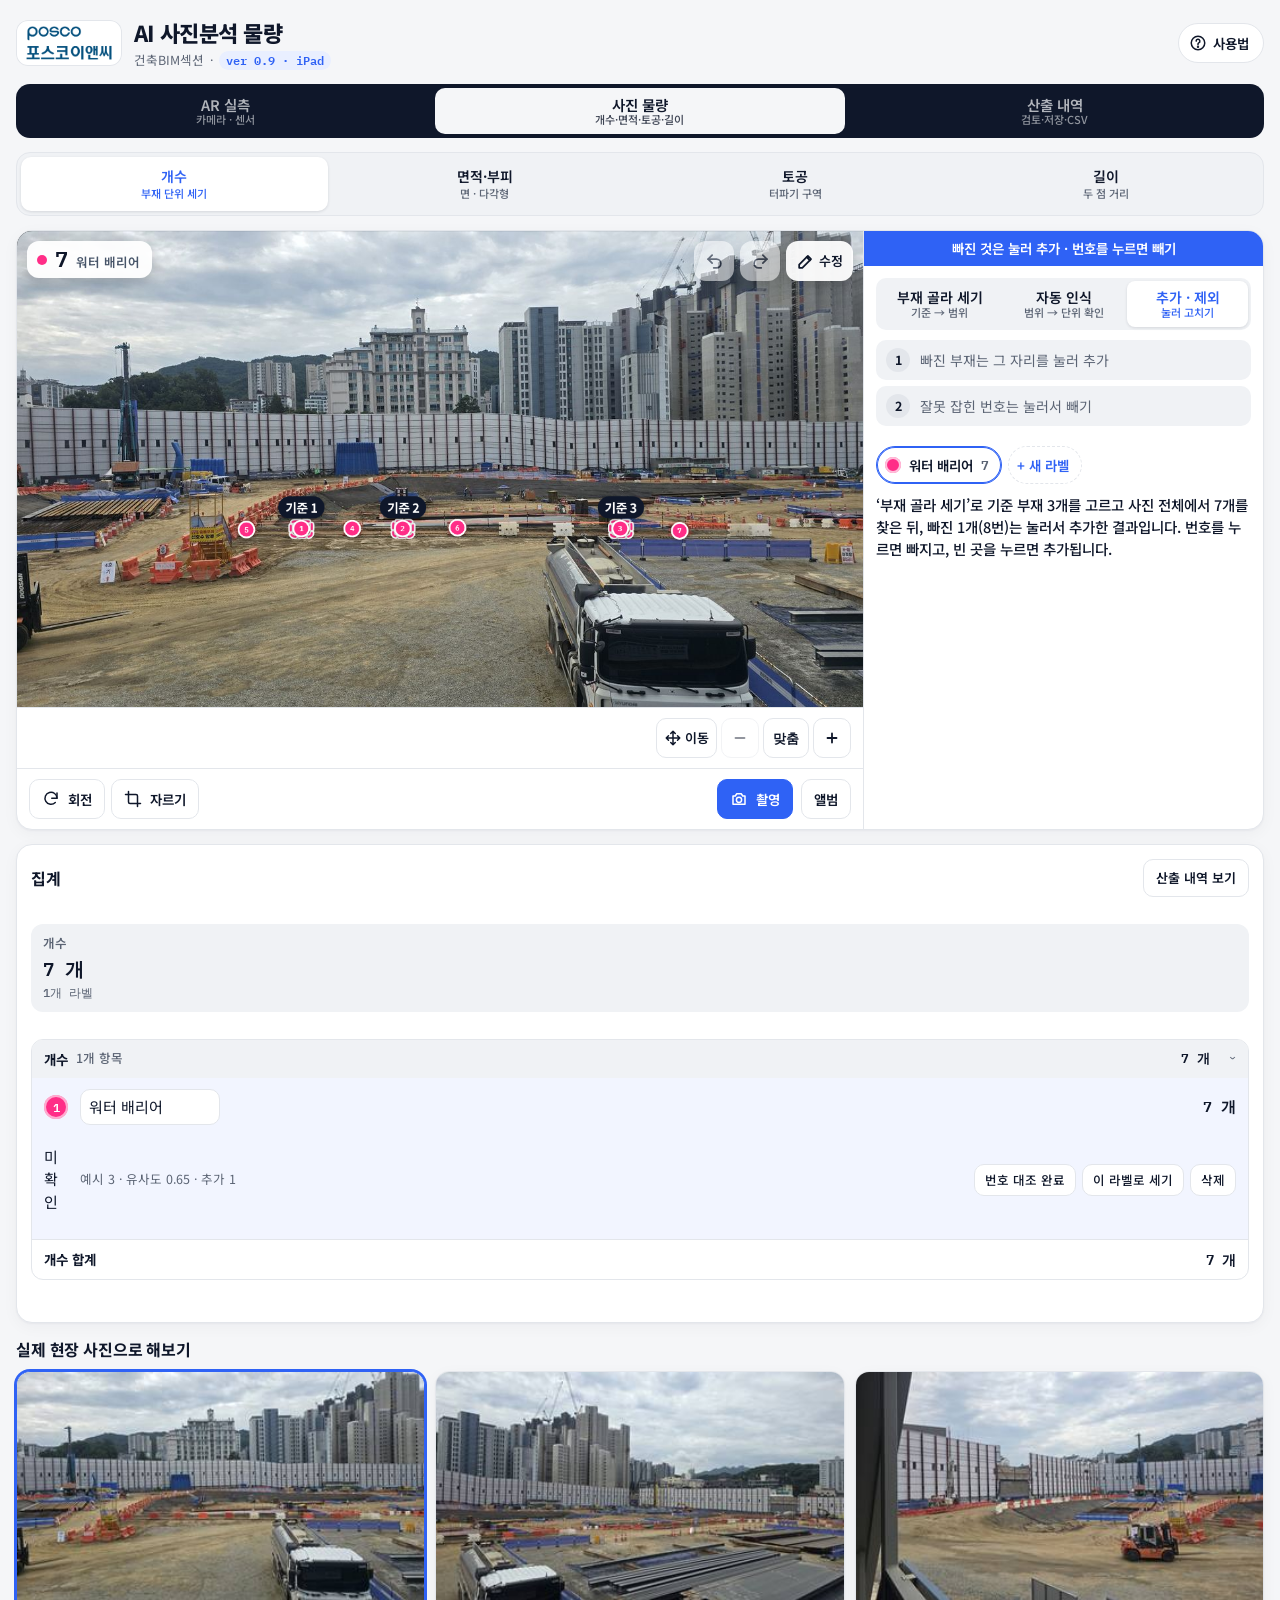
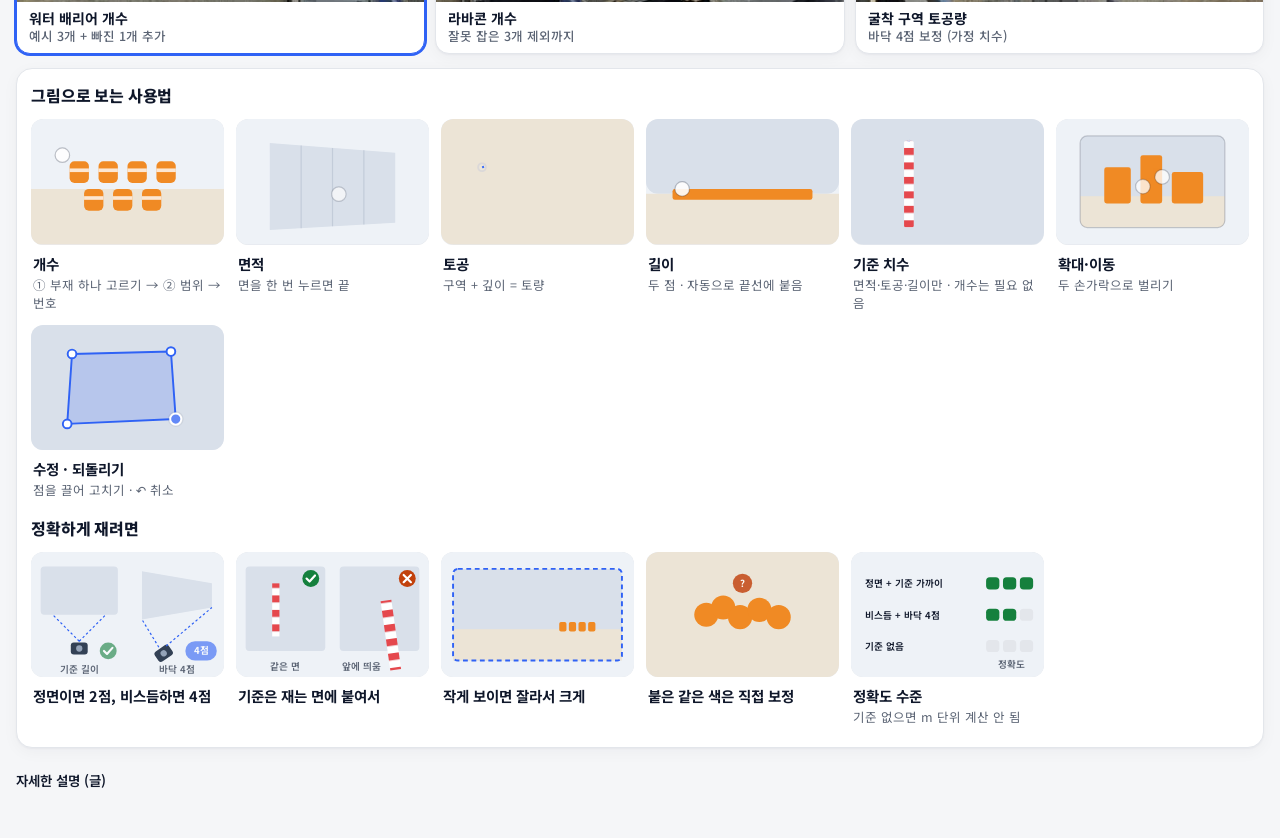
<file: ai-qto/index.html>
<!doctype html><html lang="ko"><head><meta charset="utf-8"><meta name="viewport" content="width=device-width,initial-scale=1,viewport-fit=cover,user-scalable=yes"><meta name="apple-mobile-web-app-capable" content="yes"><meta name="mobile-web-app-capable" content="yes"><meta name="apple-mobile-web-app-title" content="AI 물량"><meta name="apple-mobile-web-app-status-bar-style" content="default"><meta name="theme-color" content="#2f62f5"><meta name="format-detection" content="telephone=no"><link rel="manifest" href="manifest.webmanifest"><link rel="apple-touch-icon" href="icons/apple-touch-icon.png"><link rel="icon" type="image/png" sizes="192x192" href="icons/icon-192.png"><style>:root{color-scheme:light;padding-top:env(safe-area-inset-top,0px);padding-bottom:env(safe-area-inset-bottom,0px)}body{margin:0;font:14px system-ui}img{max-width:100%}[hidden]{display:none!important}</style><link rel="stylesheet" href="ipad.css?v=202611130921"><script src="ipad.js?v=202611130921"></script></head><body><title>AI 사진분석 물량</title>
<meta name="claude:viewport-fit-sides" content="cover">
<link rel="preconnect" href="https://fonts.googleapis.com">
<link rel="stylesheet" href="https://fonts.googleapis.com/css2?family=Noto+Sans+KR:wght@400;500;700;800&family=IBM+Plex+Mono:wght@500;600&display=swap">
<style>
/* Layout: 흰 바탕 카드 세 장 — ① 사진(찍기·불러오기, 기준 치수) ② 기능 탭(개수·면적부피·토공·길이)과 그 도구 ③ 기능별 집계와 총합계. 강조는 한 가지 파랑, 사진 위 표시는 라벨 색. */
:root{
  --bg:#f5f6f8; --surface:#ffffff; --ink:#0f172a; --muted:#5b6474; --line:#e3e6eb; --soft:#f0f2f5;
  --accent:#2f62f5; --accent-ink:#ffffff; --accent-soft:#e9efff; --warn:#c2410c; --warn-soft:#fff3eb; --ok:#15803d;
  --font-body:"Noto Sans KR","Apple SD Gothic Neo","Malgun Gothic",system-ui,sans-serif;
  --font-num:"IBM Plex Mono",ui-monospace,Menlo,Consolas,monospace;
  --r-card:16px; --r-ctl:10px;
}
@media (prefers-color-scheme: dark){ :root:not([data-theme="light"]){
  --bg:#0d1117; --surface:#161b22; --ink:#e8edf3; --muted:#9aa5b4; --line:#2a313b; --soft:#1e252e;
  --accent:#6b93ff; --accent-ink:#0b1020; --accent-soft:#1c2848; --warn:#ff9b63; --warn-soft:#2e1d12; --ok:#4ade80; color-scheme:dark } }
:root[data-theme="dark"]{
  --bg:#0d1117; --surface:#161b22; --ink:#e8edf3; --muted:#9aa5b4; --line:#2a313b; --soft:#1e252e;
  --accent:#6b93ff; --accent-ink:#0b1020; --accent-soft:#1c2848; --warn:#ff9b63; --warn-soft:#2e1d12; --ok:#4ade80; color-scheme:dark }

*,*::before,*::after{box-sizing:border-box}
[hidden]{display:none!important}
body{background:var(--bg);color:var(--ink);font-family:var(--font-body);font-size:15px;line-height:1.5;-webkit-font-smoothing:antialiased}
.wrap{max-width:860px;margin:0 auto;padding-block:16px 40px;
  padding-left:max(16px, env(safe-area-inset-left, 0px));padding-right:max(16px, env(safe-area-inset-right, 0px));
  display:flex;flex-direction:column;gap:14px}
.top{display:flex;align-items:center;gap:12px;flex-wrap:wrap}
.logo{display:flex;align-items:center;justify-content:center;background:#fff;border-radius:12px;padding:6px 10px;box-shadow:inset 0 0 0 1px var(--line);flex:none}
.logo img{display:block;height:34px;width:auto;max-width:100%}
.brand{display:flex;flex-direction:column;min-width:0;flex:1}
.meta{display:flex;gap:6px;align-items:center;flex-wrap:wrap;font-size:12.5px;color:var(--muted);margin-top:2px}
.ver{font-family:var(--font-num);font-size:11.5px;font-weight:600;padding:1px 7px;border-radius:999px;background:var(--accent-soft);color:var(--accent)}
.views{display:grid;grid-template-columns:repeat(3,1fr);gap:4px;padding:4px;background:var(--ink);border-radius:14px}
.views button{border:0;background:transparent;color:color-mix(in srgb,var(--bg) 70%,transparent);border-radius:10px;min-height:46px;font-size:14.5px;flex-direction:column;gap:0;padding:6px 4px}
.views button small{font-size:11px;font-weight:500;opacity:.8}
.views button[aria-selected="true"]{background:var(--bg);color:var(--ink)}
.view{display:flex;flex-direction:column;gap:14px}
.ar{padding:18px;display:flex;flex-direction:column;gap:14px}
.ar h2{font-size:18px}
.ar p{margin:0;color:var(--muted);font-size:14px;max-width:62ch}
.steps{display:grid;grid-template-columns:repeat(auto-fit,minmax(180px,1fr));gap:10px;margin:0;padding:0;list-style:none;counter-reset:st}
.steps li{background:var(--soft);border-radius:12px;padding:12px;font-size:13.5px;counter-increment:st}
.steps li::before{content:counter(st);display:inline-grid;place-items:center;width:22px;height:22px;border-radius:50%;background:var(--accent);color:var(--accent-ink);font-weight:700;font-size:12px;margin-right:8px}
.steps b{display:block;margin:6px 0 2px;font-size:14px}
.kv{display:grid;grid-template-columns:auto 1fr;gap:6px 14px;font-size:13.5px;margin:0}
.kv dt{color:var(--muted)} .kv dd{margin:0}
.badge-st{align-self:flex-start;font-size:12.5px;font-weight:600;padding:4px 10px;border-radius:999px;background:var(--warn-soft);color:var(--warn)}
details.grp > summary{list-style:none;cursor:pointer}
details.grp > summary::-webkit-details-marker{display:none}
details.grp > summary .chev{transition:transform .15s;display:inline-block;margin-left:6px}
details.grp[open] > summary .chev{transform:rotate(90deg)}
.ghead b{font-family:var(--font-num);font-weight:600;font-size:13px;color:var(--ink);margin-left:auto;margin-right:8px}
.rep{overflow-x:auto;border:1px solid var(--line);border-radius:12px}
.rep table{border-collapse:collapse;width:100%;font-size:13px;min-width:560px}
.rep th,.rep td{padding:8px 10px;border-bottom:1px solid var(--line);text-align:right;white-space:nowrap}
.rep th{background:var(--soft);font-weight:600;color:var(--muted);font-size:12px}
.rep td:nth-child(-n+3),.rep th:nth-child(-n+3){text-align:left}
.rep td{font-variant-numeric:tabular-nums}
.rep tr.tot td{font-weight:700;background:color-mix(in srgb,var(--soft) 60%,transparent)}
.repimg{border-radius:12px;overflow:hidden;border:1px solid var(--line);background:#0b0d10}
.repimg img{display:block;width:100%;max-width:100%}
@media (prefers-reduced-motion: reduce){ details.grp > summary .chev{transition:none} }
h1{font-size:22px;font-weight:800;margin:0;letter-spacing:-.02em}
.top p{margin:2px 0 0;font-size:13.5px;color:var(--muted)}
@media (max-width:560px){
  .wrap{gap:10px;padding-block:10px 32px}
  .top{gap:10px;flex-wrap:nowrap}
  .logo{padding:4px 7px;border-radius:10px} .logo img{height:24px}
  h1{font-size:18.5px;line-height:1.25;white-space:nowrap;overflow:hidden;text-overflow:ellipsis}
  .meta{flex-wrap:nowrap;white-space:nowrap;font-size:12px;margin-top:0}
  .helpbtn{min-height:36px;padding:4px 10px 4px 8px;font-size:13px}
  .views button{min-height:40px;padding:4px} .views button small{display:none}
}
h2{font-size:16px;font-weight:700;margin:0;letter-spacing:-.01em}
.card{background:var(--surface);border:1px solid var(--line);border-radius:var(--r-card);box-shadow:0 1px 2px rgba(15,23,42,.04),0 4px 16px rgba(15,23,42,.04)}
button,.btn{font:inherit;font-weight:600;font-size:14px;min-height:44px;padding:8px 14px;border-radius:var(--r-ctl);border:1px solid var(--line);
  background:var(--surface);color:var(--ink);cursor:pointer;display:inline-flex;align-items:center;justify-content:center;gap:8px;text-align:center;line-height:1.2}
button:hover,.btn:hover{border-color:color-mix(in srgb,var(--accent) 40%,var(--line))}
.btn.primary,button.primary{background:var(--accent);color:var(--accent-ink);border-color:var(--accent)}
button:focus-visible,.btn:focus-within,input:focus-visible,select:focus-visible,summary:focus-visible{outline:3px solid color-mix(in srgb,var(--accent) 45%,transparent);outline-offset:2px}
button:disabled{opacity:.45;cursor:default}
.ico{width:18px;height:18px;flex:none}

/* ① 사진 */
.photo{overflow:hidden}
.drop{display:flex;flex-direction:column;align-items:center;text-align:center;gap:10px;padding:40px 20px;border:2px dashed var(--line);border-radius:12px;margin:12px;background:var(--soft)}
.drop .big{width:44px;height:44px;color:var(--accent)}
.drop-t{font-size:17px;font-weight:700;margin:0}
.drop-s{font-size:13.5px;color:var(--muted);margin:0;max-width:44ch}
.drop-b{display:flex;gap:8px;flex-wrap:wrap;justify-content:center;margin-top:4px}
.stage{position:relative;background:#0b0d10;overflow:hidden}
#vp{position:relative;overflow:hidden;touch-action:none;height:56vh;user-select:none;-webkit-user-select:none}
#cv{position:absolute;left:0;top:0;display:block;transform-origin:0 0;touch-action:none;cursor:crosshair;user-select:none;-webkit-user-select:none}
#vp.hand,#vp.hand #cv{cursor:grab}
.zctl{display:flex;gap:4px;flex-wrap:nowrap}
.zctl button{min-height:40px;min-width:38px;padding:0 7px;font-size:13px;gap:3px}
.zctl .zl{font-family:var(--font-num);font-size:12.5px;min-width:46px}
.zctl button[aria-pressed="true"]{background:var(--accent);color:var(--accent-ink);border-color:var(--accent)}
.pbar2{border-top:0;padding-top:0}
.ptools{display:flex;gap:6px;flex-wrap:wrap}
#loupe{position:fixed;left:0;top:0;width:124px;height:124px;border-radius:50%;border:3px solid #fff;box-shadow:0 0 0 1px rgba(15,23,42,.35),0 6px 20px rgba(0,0,0,.35);pointer-events:none;z-index:40;background:#000}
.total{position:absolute;left:10px;top:10px;pointer-events:none;display:flex;align-items:baseline;gap:8px;padding:6px 12px 6px 10px;border-radius:12px;background:rgba(255,255,255,.94);color:#0f172a;box-shadow:0 4px 14px rgba(0,0,0,.18)}
.total .dot{width:10px;height:10px;border-radius:50%;align-self:center}
.total .n{font-family:var(--font-num);font-weight:600;font-size:22px;line-height:1}
.total .l{font-size:12.5px;font-weight:600;color:#475569}
.stbar{position:absolute;right:10px;top:10px;display:flex;gap:6px}
.sbtn{min-height:40px;min-width:40px;padding:0 10px;border-radius:12px;border:0;background:rgba(255,255,255,.94);color:#0f172a;box-shadow:0 4px 14px rgba(0,0,0,.2);font-size:13px;gap:4px}
.sbtn svg{width:19px;height:19px}
.sbtn:disabled{opacity:.55}
.sbtn[aria-pressed="true"]{background:#2f62f5;color:#fff}
.einfo{margin:0;font-size:13.5px;color:var(--muted)}
.calneed{display:flex;flex-direction:column;gap:8px;padding:12px;border-radius:12px;background:var(--warn-soft);border:1px solid color-mix(in srgb,var(--warn) 30%,transparent)}
.calneed.ok{background:var(--accent-soft);border-color:color-mix(in srgb,var(--accent) 25%,transparent);flex-direction:row;align-items:center;flex-wrap:wrap;padding:8px 12px}
.calneed .cn-h{display:flex;align-items:center;gap:8px;color:var(--warn);font-size:15px}
.calneed.ok .cn-h{color:var(--accent);font-size:13.5px;flex:1 1 200px;min-width:0}
.calneed.ok .cn-h b{font-weight:600}
.calneed .cn-t{margin:0;font-size:13.5px;color:var(--ink)}
.calneed .row button{flex-direction:column;gap:1px;min-height:52px}
.calneed .row button small{font-size:11.5px;font-weight:500;opacity:.85}
.calneed.ok .row{flex:0 0 auto}
.calneed.ok .row button{min-height:36px;padding:4px 12px;font-size:13px}
.types{display:flex;flex-wrap:wrap;gap:8px}.types .tp{display:flex;align-items:center;gap:8px;padding:6px 10px 6px 6px;border-radius:12px;border:1.5px solid var(--line);background:var(--card,#fff);font:inherit;text-align:left;cursor:pointer}.types .tp img{width:44px;height:44px;object-fit:cover;border-radius:8px;background:var(--soft)}.types .tp b{display:block;font-size:14px}.types .tp small{color:var(--muted);font-size:12.5px}.types .tp[aria-pressed=true]{border-color:var(--accent);box-shadow:inset 0 0 0 1.5px var(--accent)}.types .ttl{flex:1 1 100%;font-size:13px;color:var(--muted)}
.csteps{list-style:none;margin:0;padding:0;display:flex;flex-direction:column;gap:6px;counter-reset:cs}
.csteps li{counter-increment:cs;display:flex;align-items:center;gap:10px;font-size:14px;padding:8px 10px;border-radius:10px;background:var(--soft);color:var(--muted)}
.csteps li::before{content:counter(cs);flex:none;display:grid;place-items:center;width:24px;height:24px;border-radius:50%;background:var(--line);color:var(--ink);font-weight:700;font-size:12.5px}
.csteps li.now{background:var(--accent-soft);color:var(--ink);font-weight:600;box-shadow:inset 0 0 0 1.5px var(--accent)}
.csteps li.now::before{background:var(--accent);color:var(--accent-ink)}
.csteps li.done{color:var(--ink)}
.csteps li.done::before{content:"✓";background:var(--ok);color:#fff}
.csteps .n{margin-left:auto;font-family:var(--font-num);font-size:12.5px}
.stepbar{margin:0;background:#2f62f5;color:#fff;font-weight:600;font-size:13.5px;line-height:1.4;padding:8px 14px;text-align:center}
.tag{position:absolute;left:10px;bottom:10px;font-size:12px;font-weight:600;padding:3px 9px;border-radius:999px;background:rgba(15,23,42,.72);color:#fff;pointer-events:none}
.pbar{display:flex;gap:8px;align-items:center;flex-wrap:wrap;padding:10px 12px;border-top:1px solid var(--line)}
.pbar .grow{flex:1 1 auto}
.scale{min-height:40px;border-radius:999px;font-size:13.5px;font-weight:700;padding:6px 12px 6px 10px;gap:6px}
.scale.warn{background:var(--warn-soft);color:var(--warn);border-color:transparent}
.scale.ok{background:var(--accent-soft);color:var(--accent);border-color:transparent}
.pbar .btn{min-height:40px;font-size:13.5px;padding:6px 12px}

/* ② 기능 탭과 도구 */
.fn{display:grid;grid-template-columns:repeat(4,1fr);gap:4px;padding:4px;background:var(--soft);border-radius:14px;border:1px solid var(--line)}
.fn button{border:0;background:transparent;border-radius:10px;flex-direction:column;gap:2px;padding:8px 4px;min-height:54px;font-size:14px}
.fn button small{font-size:11px;font-weight:500;color:var(--muted)}
@media (max-width:560px){ .fn button{min-height:44px;padding:6px 2px;font-size:14.5px} .fn button small{display:none} }
.fn button[aria-selected="true"]{background:var(--surface);color:var(--accent);box-shadow:0 1px 3px rgba(15,23,42,.12)}
.fn button[aria-selected="true"] small{color:var(--accent)}
.tool{padding:12px;display:flex;flex-direction:column;gap:10px;border-top:1px solid var(--line)}
.tool .calneed{padding:10px 12px;gap:6px}
.tool .calneed .cn-t{font-size:13px}
.tool .calneed .row button{min-height:44px}
@media (max-width:560px){ .tool .calneed .cn-t{display:none} .tool .calneed .cn-h{font-size:14px} }
.hint{margin:0;font-size:14.5px;font-weight:500}
.tgrp{display:flex;flex-direction:column;gap:10px}
.seg{display:flex;background:var(--soft);border-radius:var(--r-ctl);padding:3px;gap:3px}
.seg button{flex:1;min-height:40px;border:0;background:transparent;border-radius:8px;font-size:13.5px}
.seg button small{display:block;font-size:11px;font-weight:500;color:var(--muted);line-height:1.2}
.seg button:has(small){flex-direction:column;gap:0;min-height:44px;font-size:14px}
.seg button[aria-pressed="true"] small{color:var(--accent)}
.seg button[aria-pressed="true"]{background:var(--surface);color:var(--accent);box-shadow:0 1px 3px rgba(15,23,42,.12)}
.slider{display:flex;align-items:center;gap:10px;font-size:13px;color:var(--muted);min-width:0}
.slider input{flex:1;min-width:0;accent-color:var(--accent)}
.val{font-family:var(--font-num);font-size:12.5px;color:var(--ink);min-width:3.2em;text-align:right}
.row{display:flex;gap:8px;flex-wrap:wrap}
.row > button{flex:1 1 120px;min-height:40px}
.chips{display:flex;gap:6px;flex-wrap:wrap;align-items:center}
.chips .lbl{font-size:12.5px;color:var(--muted);font-weight:600;margin-right:2px}
.chip{min-height:34px;font-size:13px;font-weight:600;padding:4px 12px;border-radius:999px;background:var(--soft);border-color:transparent}
.chip[aria-pressed="true"]{background:var(--accent-soft);color:var(--accent);border-color:color-mix(in srgb,var(--accent) 35%,transparent)}
.labels{display:flex;gap:6px;flex-wrap:wrap}
.what{display:flex;align-items:center;gap:10px;font-size:13px;color:var(--muted);min-width:0}
.what span{flex:none}
.what input{flex:1}
.lab{min-height:38px;border-radius:999px;padding:4px 12px 4px 8px;font-size:13.5px;gap:8px}
.lab .sw{width:16px;height:16px;border-radius:50%;box-shadow:inset 0 0 0 2px rgba(255,255,255,.7)}
.lab .c{font-family:var(--font-num);font-size:12.5px;color:var(--muted)}
.lab[aria-pressed="true"]{border-color:var(--accent);box-shadow:0 0 0 1px var(--accent) inset}
.lab.add{color:var(--accent);border-style:dashed}
.form{display:flex;gap:8px;flex-wrap:wrap}
.form label{display:flex;flex-direction:column;gap:3px;font-size:12px;color:var(--muted);flex:1 1 120px;min-width:0}
input[type=number],input[type=text],select{font:inherit;min-height:42px;padding:6px 10px;border:1px solid var(--line);border-radius:var(--r-ctl);background:var(--surface);color:var(--ink);min-width:0;width:100%}

/* ③ 집계 */
.results{padding:14px;display:flex;flex-direction:column;gap:12px}
.rhead{display:flex;align-items:center;justify-content:space-between;gap:8px;flex-wrap:wrap}
.rhead .acts{display:flex;gap:6px;flex-wrap:wrap}
.rhead .acts button{min-height:38px;font-size:13px;padding:6px 12px}
.summary{display:grid;grid-template-columns:repeat(auto-fit,minmax(140px,1fr));gap:8px}
.sum{background:var(--soft);border-radius:12px;padding:10px 12px;min-width:0}
.sum dt{font-size:12.5px;color:var(--muted);font-weight:600}
.sum dd{margin:2px 0 0;font-family:var(--font-num);font-variant-numeric:tabular-nums;font-weight:600;font-size:19px;overflow-wrap:anywhere}
.sum dd small{display:block;font-size:12px;font-weight:500;color:var(--muted)}
.grp{border:1px solid var(--line);border-radius:12px;overflow:hidden}
.ghead{display:flex;justify-content:space-between;align-items:center;gap:8px;padding:9px 12px;background:var(--soft);font-size:13.5px;font-weight:700}
.ghead span{font-weight:500;color:var(--muted);font-size:12.5px}
.item{display:grid;grid-template-columns:26px 1fr auto;gap:6px 10px;padding:11px 12px;border-top:1px solid var(--line);align-items:center}
.ghead + .item{border-top:0}
.item.active{background:color-mix(in srgb,var(--accent-soft) 60%,transparent)}
.no{font-family:var(--font-num);font-weight:600;width:24px;height:24px;border-radius:50%;display:grid;place-items:center;font-size:12px;color:#fff;box-shadow:inset 0 0 0 2px rgba(255,255,255,.6)}
.main{display:flex;gap:6px;align-items:center;flex-wrap:wrap;min-width:0}
.main select,.main input{min-height:36px;padding:4px 8px;width:auto}
.main input[type=text]{width:140px}
.thick{display:inline-flex;align-items:center;gap:4px;font-size:13px;color:var(--muted)}
.thick input{width:74px}
.q{font-family:var(--font-num);font-variant-numeric:tabular-nums;font-weight:600;text-align:right;white-space:nowrap;font-size:15px}
.q small{display:block;font-weight:500;color:var(--muted);font-size:12px}
.calq{grid-column:2 / 4;display:flex;gap:6px;align-items:center;flex-wrap:wrap;font-size:12.5px;color:var(--muted);min-width:0;background:var(--warn-soft);padding:6px 8px;border-radius:8px}
.calq select,.calq input{min-height:36px;padding:4px 8px;width:auto}
.calq input{width:96px}
.calq button{min-height:36px;padding:4px 10px;font-size:12.5px}
.sub{grid-column:2 / 4;font-size:12.5px;color:var(--muted);display:flex;justify-content:space-between;align-items:center;gap:8px;flex-wrap:wrap;min-width:0}
.sub .acts{display:flex;gap:6px}
.sub button{min-height:32px;padding:2px 10px;font-size:12.5px;font-weight:500}
.cond{grid-column:2 / 4;font-size:13px;min-width:0}
.cond summary{cursor:pointer;color:var(--muted);min-height:32px;display:flex;align-items:center}
.fields{display:grid;grid-template-columns:repeat(auto-fit,minmax(118px,1fr));gap:8px;margin-top:6px}
.fld{display:flex;flex-direction:column;gap:3px;font-size:12px;color:var(--muted);min-width:0}
.fld input,.fld select{min-height:38px;padding:4px 8px}
.res{grid-column:2 / 4;display:grid;grid-template-columns:repeat(auto-fit,minmax(150px,1fr));gap:2px 16px;font-size:12.5px;min-width:0}
.res div{display:flex;justify-content:space-between;gap:6px;padding-block:1px}
.res b{font-family:var(--font-num);font-variant-numeric:tabular-nums;font-weight:600}
.warnline{grid-column:2 / 4;font-size:12.5px;color:var(--warn);margin:0;font-weight:500;background:var(--warn-soft);padding:6px 10px;border-radius:8px}
.gtot{display:flex;justify-content:space-between;padding:9px 12px;border-top:1px solid var(--line);font-weight:700;font-size:13.5px}
.gtot b{font-family:var(--font-num);font-weight:600}
.empty{color:var(--muted);font-size:14px;margin:0;text-align:center;padding:18px 8px;background:var(--soft);border-radius:12px}
.status{font-size:13px;color:var(--muted);margin:0;min-height:1.3em}

/* 샘플 */
.samples{display:flex;flex-direction:column;gap:10px}
.sgrid{display:grid;grid-template-columns:repeat(3,1fr);gap:10px}
@media (max-width:560px){ .sgrid{grid-template-columns:1fr} }
.sc{padding:0;flex-direction:column;align-items:stretch;gap:0;overflow:hidden;border-radius:14px;text-align:left;min-height:0}
.sc img{display:block;width:100%;aspect-ratio:16/9;object-fit:cover;max-width:100%}
.sc span{display:block;padding:8px 12px 2px;font-size:14px;font-weight:700}
.sc small{display:block;padding:0 12px 10px;font-size:12.5px;font-weight:500;color:var(--muted)}
.sc[aria-pressed="true"]{border-color:var(--accent);box-shadow:0 0 0 2px var(--accent)}
@media (max-width:560px){ .sc{flex-direction:row;align-items:center;justify-content:flex-start} .sc img{width:120px;flex:none} .sc .tx{min-width:0;flex:1} }
details.help{font-size:13.5px;color:var(--muted)}
.guide{padding-block:14px;display:flex;flex-direction:column;gap:10px;scroll-margin-top:12px}
.g-head{display:flex;align-items:baseline;justify-content:space-between;gap:8px;padding-left:14px;padding-right:14px}
.g-head h2{margin:0;font-size:16px;font-weight:800;letter-spacing:-.01em}
.g-sw{font-size:12px;color:var(--muted)}
.gscroll{display:grid;grid-auto-flow:column;grid-auto-columns:min(70%,230px);gap:12px;overflow-x:auto;scroll-snap-type:x mandatory;padding:2px 14px 6px;scroll-padding-left:14px;scrollbar-width:none;-webkit-overflow-scrolling:touch}
.gscroll::-webkit-scrollbar{display:none}
.gcard{margin:0;scroll-snap-align:start;display:flex;flex-direction:column;gap:8px;min-width:0}
.gsv{width:100%;height:auto;display:block;border-radius:12px;box-shadow:inset 0 0 0 1px var(--line);
  --g-bg:#eef2f7; --g-wall:#d9e0ea; --g-seam:#c3ccd9; --g-ground:#ece4d6; --g-obj:#f08a24; --g-pitb:#cdbb9c; --g-pitr:#bba685; --g-pitf:#a99272; --g-cam:#334155}
@media (prefers-color-scheme: dark){ :root:not([data-theme="light"]) .gsv{--g-bg:#1a212b; --g-wall:#252e3a; --g-seam:#334050; --g-ground:#2e2920; --g-obj:#e07b1a; --g-pitb:#54473a; --g-pitr:#4a3e31; --g-pitf:#3f3428; --g-cam:#cbd5e1} }
:root[data-theme="dark"] .gsv{--g-bg:#1a212b; --g-wall:#252e3a; --g-seam:#334050; --g-ground:#2e2920; --g-obj:#e07b1a; --g-pitb:#54473a; --g-pitr:#4a3e31; --g-pitf:#3f3428; --g-cam:#cbd5e1}
.gcard figcaption{display:flex;flex-direction:column;gap:1px;padding:0 2px}
.gcard figcaption b{font-size:14.5px;font-weight:700}
.gcard figcaption span{font-size:12.5px;color:var(--muted)}
@media (min-width:720px){ .gscroll{grid-auto-flow:row;grid-template-columns:repeat(auto-fill,minmax(180px,1fr));overflow:visible} .g-sw{display:none} }
.g-bg{fill:var(--g-bg)} .g-wall{fill:var(--g-wall)} .g-seam{stroke:var(--g-seam);stroke-width:1} .g-ground{fill:var(--g-ground)}
.g-obj{fill:var(--g-obj)} .g-obj2{fill:rgba(255,255,255,.8)}
.g-box{fill:none;stroke:var(--accent);stroke-width:1.6}
.g-finger{fill:#fff;stroke:rgba(15,23,42,.28);stroke-width:1}
.g-rip{fill:none;stroke:var(--accent);stroke-width:2}
.g-pt{fill:#fff;stroke:var(--accent);stroke-width:1.6}
.g-num{fill:var(--accent)} .g-num-t{fill:#fff;font:700 6.5px var(--font-num)}
.g-pill{fill:var(--accent)} .g-pill2{fill:#0f172a} .g-pt-t{fill:#fff;font:700 8px var(--font-body)}
.g-fill{fill:var(--accent);fill-opacity:.3} .g-fill2{fill:var(--accent);fill-opacity:.2;stroke:var(--accent);stroke-width:1.6;stroke-linejoin:round}
.g-edge{fill:none;stroke:var(--accent);stroke-width:1.8;stroke-linejoin:round}
.g-pitb{fill:var(--g-pitb)} .g-pitr{fill:var(--g-pitr)} .g-pitf{fill:var(--g-pitf)}
.g-dim{stroke:var(--ink);stroke-width:1.2} .g-lab{fill:var(--ink);font:italic 700 9px Georgia,serif}
.g-meas{stroke:var(--accent);stroke-width:2.4;stroke-linecap:round}
.g-snap{fill:#fff;stroke:var(--accent);stroke-width:1.6}
.g-st1{fill:#e5484d} .g-st2{fill:#fff}
.g-input{fill:var(--surface);stroke:var(--accent);stroke-width:1.4} .g-in-t{fill:var(--ink);font:600 8.5px var(--font-num)}
.g-ok{fill:var(--ok)} .g-ok-t{fill:none;stroke:#fff;stroke-width:1.8;stroke-linecap:round;stroke-linejoin:round}
.g-no{fill:var(--warn)} .g-no-t{stroke:#fff;stroke-width:1.8;stroke-linecap:round}
.g-frame{fill:none;stroke:var(--ink);stroke-opacity:.2;stroke-width:1}
.g-h{fill:#fff;stroke:var(--accent);stroke-width:1.6} .g-h.sel{fill:var(--accent);stroke:#fff}
.g-ub{fill:var(--surface);stroke:var(--line)} .g-ub-t{fill:none;stroke:var(--ink);stroke-width:1.6;stroke-linecap:round;stroke-linejoin:round}
.g-cam{fill:var(--g-cam)} .g-lens{fill:#94a3b8} .g-ray{stroke:var(--accent);stroke-width:1;stroke-dasharray:2 2;fill:none}
.g-cap{fill:var(--muted);font:600 8px var(--font-body)} .g-cap.l{fill:var(--ink)}
.g-bar{fill:var(--line)} .g-bar.on{fill:var(--ok)}
.helpbtn{margin-left:auto;min-height:40px;border-radius:999px;padding:6px 14px 6px 10px;font-size:13.5px;gap:6px}
details.help summary{cursor:pointer;color:var(--ink);font-weight:600;min-height:36px;display:flex;align-items:center}
details.help ul{margin:6px 0 0;padding-left:18px;display:flex;flex-direction:column;gap:5px}
</style>

<div class="wrap">
  <header class="top">
    <span class="logo"><img src="brand/poscoenc-logo.png" alt="포스코이앤씨" width="86" height="34"></span>
    <div class="brand">
      <h1>AI 사진분석 물량</h1>
      <div class="meta"><span>건축BIM섹션</span><span aria-hidden="true">·</span><span class="ver">ver 0.9</span></div>
    </div>
    <button id="helpBtn" class="helpbtn" aria-label="그림 사용법 보기"><svg class="ico" viewBox="0 0 24 24" fill="none" stroke="currentColor" stroke-width="2" stroke-linecap="round" stroke-linejoin="round" aria-hidden="true"><circle cx="12" cy="12" r="9"/><path d="M9.5 9.5a2.5 2.5 0 1 1 3.5 2.3c-.6.3-1 .9-1 1.6v.6"/><circle cx="12" cy="17" r=".6" fill="currentColor"/></svg>사용법</button>
  </header>

  <nav class="views" role="tablist" aria-label="화면">
    <button role="tab" id="v-ar" aria-selected="false">AR 실측<small>Android 앱</small></button>
    <button role="tab" id="v-photo" aria-selected="true">사진 물량<small>개수·면적·토공·길이</small></button>
    <button role="tab" id="v-report" aria-selected="false">산출 내역<small>검토·저장·CSV</small></button>
  </nav>

  <!-- AR 실측 -->
  <section id="view-ar" class="view" hidden>
    <div class="card ar">
      <span class="badge-st">Android 앱으로 개발 중 · 이 웹 화면에서는 동작하지 않습니다</span>
      <h2>AR 실측: 기준 치수 없이 실시간 거리·면적</h2>
      <p>휴대폰 카메라로 주변을 인식한 뒤 시작점과 끝점을 찍으면 실제 거리가 바로 나옵니다. 기준 치수를 넣지 않아도 됩니다. ARCore의 깊이(Depth) 기능을 쓰므로 설치형 Android 앱에서만 동작하며, 웹 페이지에서는 카메라와 AR 기능을 쓸 수 없습니다.</p>
      <ol class="steps">
        <li><b>주변 인식</b>카메라를 천천히 좌우로 움직여 바닥·벽을 인식시킵니다.</li>
        <li><b>점 지정</b>화면 가운데 조준점을 시작점·끝점에 맞추고 누릅니다. 모서리·직선 스냅이 보조합니다.</li>
        <li><b>결과 저장</b>거리·면적과 사진, 측정점, 산출 근거를 휴대폰에 저장하고 CSV로 내보냅니다.</li>
      </ol>
      <dl class="kv">
        <dt>권장 거리</dt><dd>대상까지 약 0.5~5 m (Google 안내 기준 깊이 정확도가 가장 좋은 범위)</dd>
        <dt>대상 기기</dt><dd>ARCore Depth API 지원 Android 기기</dd>
        <dt>1차 개발 범위</dt><dd>2점 거리 측정 · 사진 저장 · 강재 개수 검토</dd>
        <dt>검증 방법</dt><dd>같은 구간을 줄자와 비교해 기기별 오차를 기록</dd>
      </dl>
      <p>지금 이 화면에서는 ‘사진 물량’에서 기준 치수(기준 길이 또는 바닥 4점)를 잡아 거리를 잴 수 있습니다.</p>
      <div class="row"><a class="btn" href="https://developers.google.com/ar/devices" target="_blank" rel="noopener">ARCore 지원 기기 목록</a><button id="goPhotoLen" class="primary">사진으로 거리 재기</button></div>
    </div>
  </section>

  <!-- 사진 물량 -->
  <div id="view-photo" class="view">
  <!-- ① 기능 -->
  <nav class="fn" role="tablist" aria-label="측정 기능">
    <button role="tab" id="fn-count" aria-selected="true">개수<small>부재 단위 세기</small></button>
    <button role="tab" id="fn-area" aria-selected="false">면적·부피<small>면 · 다각형</small></button>
    <button role="tab" id="fn-earth" aria-selected="false">토공<small>터파기 구역</small></button>
    <button role="tab" id="fn-length" aria-selected="false">길이<small>두 점 거리</small></button>
  </nav>
  <!-- ② 사진 + 바로 아래 도구 -->
  <section class="card photo" aria-label="사진">
    <div id="empty" class="drop">
      <svg class="big" viewBox="0 0 24 24" fill="none" stroke="currentColor" stroke-width="1.7" stroke-linecap="round" stroke-linejoin="round" aria-hidden="true"><path d="M4 8h3l2-3h6l2 3h3v11H4z"/><circle cx="12" cy="13" r="3.5"/></svg>
      <p class="drop-t">현장 사진을 찍거나 불러오세요</p>
      <p class="drop-s">휴대폰에서는 ‘카메라로 촬영’을 누르면 바로 카메라가 열립니다.</p>
      <div class="drop-b">
        <label class="btn primary"><svg class="ico" viewBox="0 0 24 24" fill="none" stroke="currentColor" stroke-width="2" stroke-linecap="round" stroke-linejoin="round" aria-hidden="true"><path d="M4 8h3l2-3h6l2 3h3v11H4z"/><circle cx="12" cy="13" r="3.5"/></svg>카메라로 촬영<input id="shoot" type="file" accept="image/*" capture="environment" hidden></label>
        <label class="btn">앨범에서 선택<input id="pick" type="file" accept="image/*" hidden></label>
      </div>
    </div>
    <div id="stageWrap" hidden>
      <div class="stage">
        <div id="vp"><canvas id="cv" width="1280" height="720" aria-label="측정 사진"></canvas></div>
        <canvas id="loupe" width="248" height="248" hidden></canvas>
        <div id="total" class="total" hidden><span class="dot" id="totalDot"></span><span class="n" id="totalN"></span><span class="l" id="totalL"></span></div>
        <span id="sampleTag" class="tag"></span>
        <div class="stbar" role="toolbar" aria-label="편집">
          <button id="undoBtn" class="sbtn" aria-label="되돌리기" title="되돌리기 (Ctrl+Z)" disabled><svg viewBox="0 0 24 24" fill="none" stroke="currentColor" stroke-width="2.2" stroke-linecap="round" stroke-linejoin="round" aria-hidden="true"><path d="M9 14L4 9l5-5"/><path d="M4 9h10.5a5.5 5.5 0 0 1 0 11H11"/></svg></button>
          <button id="redoBtn" class="sbtn" aria-label="다시 실행" title="다시 실행 (Ctrl+Shift+Z)" disabled><svg viewBox="0 0 24 24" fill="none" stroke="currentColor" stroke-width="2.2" stroke-linecap="round" stroke-linejoin="round" aria-hidden="true"><path d="M15 14l5-5-5-5"/><path d="M20 9H9.5a5.5 5.5 0 0 0 0 11H13"/></svg></button>
          <button id="editBtn" class="sbtn" aria-label="수정" aria-pressed="false" title="수정: 점·상자를 끌어 고치기"><svg viewBox="0 0 24 24" fill="none" stroke="currentColor" stroke-width="2.2" stroke-linecap="round" stroke-linejoin="round" aria-hidden="true"><path d="M4 20h4L19 9l-4-4L4 16z"/><path d="M13.5 6.5l4 4"/></svg><span>수정</span></button>
        </div>
      </div>
      <p id="stepTag" class="stepbar" role="status" hidden></p>
      <div class="tool" role="region" aria-label="도구">

    <div id="t-count" class="tgrp">
      <div class="seg" role="group" aria-label="개수 작업">
        <button id="cnt-ex" aria-pressed="true">부재 골라 세기<small>기준 → 범위</small></button>
        <button id="cnt-auto" aria-pressed="false">자동 인식<small>범위 → 단위 확인</small></button>
        <button id="cnt-edit" aria-pressed="false">추가 · 제외<small>눌러 고치기</small></button>
      </div>
      <ol id="cntSteps" class="csteps"></ol>
      <div id="cntActs" class="row">
        <button id="cntWhole" class="primary" hidden>사진 전체에서 세기</button>
        <button id="cntMore" hidden>기준 부재 하나 더</button>
        <button id="cntNew" hidden>다른 부재 세기</button>
      </div>
      <div id="typeRow" class="types" role="group" aria-label="찾은 부재 단위" hidden></div>
      <div id="refRow" class="chips" role="group" aria-label="기준 객체" hidden>
        <span class="lbl">기준 객체</span>
        <button class="chip" id="ref-auto" aria-pressed="true">자동 판단</button>
        <button class="chip" id="ref-pick" aria-pressed="false">직접 고르기</button>
      </div>
      <p id="refInfo" class="einfo" hidden></p>
      <label id="whatRow" class="what" for="cntWhat"><span>세는 대상</span><input id="cntWhat" type="text" placeholder="비우면 AI가 판단 (예: 워터 배리어, 철근 D22)"></label>
      <div id="labels" class="labels" role="group" aria-label="라벨"></div>
      <label id="thrRow" class="slider" for="thr" hidden>유사도<input id="thr" type="range" min="40" max="95" value="65"><span id="thrV" class="val">0.65</span></label>
    </div>

    <div id="t-area" class="tgrp" hidden>
      <div class="seg" role="group" aria-label="면적 방식">
        <button id="ar-auto" aria-pressed="true">자동 면<small>한 번 누르기</small></button>
        <button id="ar-poly" aria-pressed="false">다각형<small>꼭지점 찍기</small></button>
      </div>
      <label id="ctx-auto" class="slider" for="tol">인식 범위<input id="tol" type="range" min="8" max="80" value="30"><span id="tolV" class="val">30</span></label>
    </div>

    <div id="t-earth" class="tgrp" hidden>
      <div class="seg" role="group" aria-label="토공 방식">
        <button id="ea-plan" aria-pressed="true">평면 구역 (깊이 · 법면)</button>
        <button id="ea-sec" aria-pressed="false">단면 × 연장</button>
      </div>
    </div>

    <div id="t-length" class="tgrp" hidden>
      <div class="chips" role="group" aria-label="길이 옵션">
        <button class="chip" id="chainBtn" aria-pressed="false">연속 측정 (끝점에서 이어 재기)</button>
      </div>
    </div>

    <div id="t-scale" class="tgrp" hidden>
      <div class="seg" role="group" aria-label="기준 치수 방식">
        <button id="cal-len" aria-pressed="true">기준 길이 · 정면 사진</button>
        <button id="cal-plane" aria-pressed="false">바닥 4점 · 비스듬한 사진</button>
      </div>
      <ol id="calSteps" class="csteps"></ol>
      <div id="formLen" class="form" hidden>
        <label>실제 길이 (mm)<input id="refMm" type="number" inputmode="numeric" min="1"></label>
        <div class="chips" id="presetLen" style="flex:2 1 260px">
          <button class="chip" data-mm="1000">스타프 1000</button><button class="chip" data-mm="1200">유로폼 1200</button><button class="chip" data-mm="600">유로폼 600</button><button class="chip" data-mm="10000">줄자 10 m</button>
        </div>
        <button id="applyLen" class="primary" style="flex:1 1 100%">기준 치수 적용</button>
      </div>
      <div id="formPlane" class="form" hidden>
        <label>가로 1→2 (m)<input id="plW" type="number" inputmode="decimal" min="0" step="0.01"></label>
        <label>세로 2→3 (m)<input id="plH" type="number" inputmode="decimal" min="0" step="0.01"></label>
        <div class="chips" id="presetPlane" style="flex:1 1 100%">
          <button class="chip" data-w="10" data-h="10">측량 핀 10×10</button><button class="chip" data-w="20" data-h="10">측량 핀 20×10</button><button class="chip" data-w="6.096" data-h="1.524">철판 6.1×1.5</button><button class="chip" data-w="2" data-h="1">복공판 2.0×1.0</button>
        </div>
        <button id="applyPlane" class="primary" style="flex:1 1 100%">바닥 평면 보정 적용</button>
      </div>
      <div class="row"><button id="calRedo">점 다시 찍기</button><button id="calDone">기준 치수 닫기</button></div>
    </div>

    <div id="t-crop" class="tgrp" hidden>
      <div class="row">
        <button id="cropCancel">자르기 취소</button>
        <button id="cropApply" class="primary" disabled>이 범위만 남기기</button>
      </div>
    </div>

    <div id="t-edit" class="tgrp" hidden>
      <p id="editInfo" class="einfo">선택된 것이 없습니다.</p>
      <div class="row">
        <button id="editDel" disabled>선택 삭제</button>
        <button id="editDone" class="primary">수정 끝내기</button>
      </div>
    </div>
    <div id="ctx-busy" class="row" hidden>
      <button id="aiCancel">AI 세기 취소</button>
    </div>
    <div id="ctx-cancel" class="row" hidden>
      <button id="cancelDraw">그리던 것 취소 (Esc)</button>
    </div>
    <div id="ctx-draw" class="row" hidden>
      <button id="undoPt">점 취소</button>
      <button id="cancelPoly">그리기 취소</button>
      <button id="closePoly" class="primary">닫고 확정</button>
    </div>
    <div id="ctx-snap" class="chips" role="group" aria-label="스냅" hidden>
      <span class="lbl">스냅</span>
      <button class="chip" id="sn-v" aria-pressed="true">꼭지점</button>
      <button class="chip" id="sn-e" aria-pressed="true">끝선</button>
      <button class="chip" id="sn-r" aria-pressed="true">90°</button>
      <button class="chip" id="sn-hv" aria-pressed="true">수평·수직</button>
      <button class="chip" id="lpBtn" aria-pressed="true">확대경</button>
    </div>
    <p id="hint" class="hint" role="status"></p>
    <div id="calNeed" class="calneed" hidden>
      <div class="cn-h"><svg class="ico" viewBox="0 0 24 24" fill="none" stroke="currentColor" stroke-width="2" stroke-linecap="round" stroke-linejoin="round" aria-hidden="true"><path d="M3 15.5L15.5 3 21 8.5 8.5 21z"/><path d="M7 11.5l2 2M10 8.5l2 2M13 5.5l2 2M5.5 14.5l1.5 1.5"/></svg><b id="cnTitle">기준 치수가 필요합니다</b></div>
      <p id="cnText" class="cn-t">길이를 아는 것(스타프·유로폼·벽 폭) 하나를 잡아야 m · m² · m³가 나옵니다.</p>
      <div class="row" id="cnBtns">
        <button id="cnLen" class="primary">기준 길이 잡기<small>정면 사진 · 2점</small></button>
        <button id="cnPlane">바닥 4점 잡기<small>비스듬한 바닥 · 4점</small></button>
      </div>
    </div>
      </div>
      <div class="pbar">
        <button id="scaleBtn" class="scale warn">기준 치수 없음</button>
        <span class="grow"></span>
        <span class="zctl" role="toolbar" aria-label="보기">
            <button id="handBtn" aria-label="이동" aria-pressed="false" title="이동: 한 손가락으로 사진을 옮기고 화면을 스크롤"><svg class="ico" viewBox="0 0 24 24" fill="none" stroke="currentColor" stroke-width="2" stroke-linecap="round" stroke-linejoin="round" aria-hidden="true"><path d="M12 3v18M3 12h18M12 3l-3 3M12 3l3 3M12 21l-3-3M12 21l3-3M3 12l3-3M3 12l3 3M21 12l-3-3M21 12l-3 3"/></svg><span>이동</span></button>
            <button id="zOut" aria-label="축소" title="축소"><svg class="ico" viewBox="0 0 24 24" fill="none" stroke="currentColor" stroke-width="2.4" stroke-linecap="round" aria-hidden="true"><path d="M6 12h12"/></svg></button>
            <button id="zFit" class="zl" aria-label="화면에 맞추기" title="화면에 맞추기">맞춤</button>
            <button id="zIn" aria-label="확대" title="확대"><svg class="ico" viewBox="0 0 24 24" fill="none" stroke="currentColor" stroke-width="2.4" stroke-linecap="round" aria-hidden="true"><path d="M6 12h12M12 6v12"/></svg></button>
        </span>
      </div>
      <div class="pbar pbar2">
        <span class="ptools" role="group" aria-label="사진 편집">
          <button id="rotBtn" class="btn" title="사진을 오른쪽으로 90° 돌리기"><svg class="ico" viewBox="0 0 24 24" fill="none" stroke="currentColor" stroke-width="2" stroke-linecap="round" stroke-linejoin="round" aria-hidden="true"><path d="M20 11a8 8 0 1 0-2.3 5.7"/><path d="M20 4v7h-7"/></svg>회전</button>
          <button id="cropBtn" class="btn" title="필요한 부분만 남기기"><svg class="ico" viewBox="0 0 24 24" fill="none" stroke="currentColor" stroke-width="2" stroke-linecap="round" stroke-linejoin="round" aria-hidden="true"><path d="M6 2v14a2 2 0 0 0 2 2h14"/><path d="M18 22V8a2 2 0 0 0-2-2H2"/></svg>자르기</button>
        </span>
        <span class="grow"></span>
        <label class="btn primary"><svg class="ico" viewBox="0 0 24 24" fill="none" stroke="currentColor" stroke-width="2" stroke-linecap="round" stroke-linejoin="round" aria-hidden="true"><path d="M4 8h3l2-3h6l2 3h3v11H4z"/><circle cx="12" cy="13" r="3.5"/></svg>촬영<input id="shoot2" type="file" accept="image/*" capture="environment" hidden></label>
        <label class="btn">앨범<input id="pick2" type="file" accept="image/*" hidden></label>
      </div>
    </div>
  </section>



  <!-- ③ 집계 -->
  <section class="card results" aria-label="집계">
    <div class="rhead">
      <h2>집계</h2>
      <div class="acts">
        <button id="aiBtn" hidden>AI 부재 판별</button>
        <button id="toReport">산출 내역 보기</button>
      </div>
    </div>
    <dl id="summary" class="summary"></dl>
    <div id="groups" class="tgrp"></div>
    <p id="status" class="status" role="status"></p>
  </section>

  <section class="samples" aria-label="실제 현장 사진 샘플">
    <h2>실제 현장 사진으로 해보기</h2>
    <div class="sgrid">
      <button class="card sc" id="sm-barrier"><img src="samples/thumb-site-barrier.jpg" alt="워터 배리어가 늘어선 터파기 현장"><div class="tx"><span>워터 배리어 개수</span><small>예시 3개 + 빠진 1개 추가</small></div></button>
      <button class="card sc" id="sm-cone"><img src="samples/thumb-site-cone.jpg" alt="라바콘이 놓인 현장"><div class="tx"><span>라바콘 개수</span><small>잘못 잡은 3개 제외까지</small></div></button>
      <button class="card sc" id="sm-earth"><img src="samples/thumb-site-earth.jpg" alt="법면이 있는 굴착 현장"><div class="tx"><span>굴착 구역 토공량</span><small>바닥 4점 보정 (가정 치수)</small></div></button>
    </div>
  </section>

  </div>

  <!-- 산출 내역 -->
  <section id="view-report" class="view" hidden>
    <div class="card results">
      <div class="rhead">
        <h2>산출 내역</h2>
        <div class="acts">
          <button id="csvBtn" hidden>CSV 저장</button>
          <button id="imgBtn" hidden>근거 사진 저장</button>
          <button id="copyBtn">표 복사</button>
        </div>
      </div>
      <dl id="repSummary" class="summary"></dl>
      <div id="repTable" class="rep"></div>
      <div class="repimg" id="repImgWrap" hidden><img id="repImg" alt="측정 표시가 들어간 근거 사진"></div>
      <p id="repStatus" class="status" role="status"></p>
    </div>
  </section>

  <section class="card guide" aria-label="그림 설명">
    <div class="g-head"><h2>그림으로 보는 사용법</h2><span class="g-sw">밀어서 보기 →</span></div>
    <div class="gscroll"><figure class="gcard"><svg class="gsv" viewBox="0 0 160 104" role="img" aria-label="상자로 범위를 감싸면 대상마다 번호가 붙는 모습"><rect class="g-bg" width="160" height="104" rx="10"/><rect class="g-ground" x="0" y="58" width="160" height="46" rx="0"/><rect class="g-obj" x="32" y="35" width="16" height="18" rx="4"/><rect class="g-obj2" x="32" y="41" width="16" height="3"/><rect class="g-obj" x="56" y="35" width="16" height="18" rx="4"/><rect class="g-obj2" x="56" y="41" width="16" height="3"/><rect class="g-obj" x="80" y="35" width="16" height="18" rx="4"/><rect class="g-obj2" x="80" y="41" width="16" height="3"/><rect class="g-obj" x="104" y="35" width="16" height="18" rx="4"/><rect class="g-obj2" x="104" y="41" width="16" height="3"/><rect class="g-obj" x="44" y="58" width="16" height="18" rx="4"/><rect class="g-obj2" x="44" y="64" width="16" height="3"/><rect class="g-obj" x="68" y="58" width="16" height="18" rx="4"/><rect class="g-obj2" x="68" y="64" width="16" height="3"/><rect class="g-obj" x="92" y="58" width="16" height="18" rx="4"/><rect class="g-obj2" x="92" y="64" width="16" height="3"/><rect class="g-box" x="26" y="30" width="100" height="50" rx="4" pathLength="100" stroke-dasharray="100" stroke-dashoffset="100"><animate attributeName="stroke-dashoffset" values="100;100;0;0;100" keyTimes="0;0.06;0.3;0.93;1" calcMode="spline" keySplines="0.4 0 0.2 1;0.4 0 0.2 1;0.4 0 0.2 1;0.4 0 0.2 1" dur="5s" repeatCount="indefinite"/><animate attributeName="opacity" values="1;1;1;0;1" keyTimes="0;0.06;0.93;0.97;1" calcMode="spline" keySplines="0.4 0 0.2 1;0.4 0 0.2 1;0.4 0 0.2 1;0.4 0 0.2 1" dur="5s" repeatCount="indefinite"/></rect><circle class="g-finger" r="6" cx="26" cy="30"><animate attributeName="cx" values="26;26;126;126;26" keyTimes="0;0.06;0.3;0.36;1" calcMode="spline" keySplines="0.4 0 0.2 1;0.4 0 0.2 1;0.4 0 0.2 1;0.4 0 0.2 1" dur="5s" repeatCount="indefinite"/><animate attributeName="cy" values="30;30;80;80;30" keyTimes="0;0.06;0.3;0.36;1" calcMode="spline" keySplines="0.4 0 0.2 1;0.4 0 0.2 1;0.4 0 0.2 1;0.4 0 0.2 1" dur="5s" repeatCount="indefinite"/><animate attributeName="opacity" values="0.0;0.9;0.9;0.0;0.0" keyTimes="0;0.06;0.3;0.36;1" calcMode="spline" keySplines="0.4 0 0.2 1;0.4 0 0.2 1;0.4 0 0.2 1;0.4 0 0.2 1" dur="5s" repeatCount="indefinite"/></circle><g opacity="0"><animate attributeName="opacity" values="0;0;1;1;0" keyTimes="0;0.36;0.4;0.93;1" calcMode="spline" keySplines="0.4 0 0.2 1;0.4 0 0.2 1;0.4 0 0.2 1;0.4 0 0.2 1" dur="5s" repeatCount="indefinite"/><circle class="g-num" cx="40" cy="33" r="5.4"/><text class="g-num-t" x="40" y="33.4" text-anchor="middle" dominant-baseline="middle">1</text></g><g opacity="0"><animate attributeName="opacity" values="0;0;1;1;0" keyTimes="0;0.425;0.465;0.93;1" calcMode="spline" keySplines="0.4 0 0.2 1;0.4 0 0.2 1;0.4 0 0.2 1;0.4 0 0.2 1" dur="5s" repeatCount="indefinite"/><circle class="g-num" cx="64" cy="33" r="5.4"/><text class="g-num-t" x="64" y="33.4" text-anchor="middle" dominant-baseline="middle">2</text></g><g opacity="0"><animate attributeName="opacity" values="0;0;1;1;0" keyTimes="0;0.49;0.53;0.93;1" calcMode="spline" keySplines="0.4 0 0.2 1;0.4 0 0.2 1;0.4 0 0.2 1;0.4 0 0.2 1" dur="5s" repeatCount="indefinite"/><circle class="g-num" cx="88" cy="33" r="5.4"/><text class="g-num-t" x="88" y="33.4" text-anchor="middle" dominant-baseline="middle">3</text></g><g opacity="0"><animate attributeName="opacity" values="0;0;1;1;0" keyTimes="0;0.555;0.595;0.93;1" calcMode="spline" keySplines="0.4 0 0.2 1;0.4 0 0.2 1;0.4 0 0.2 1;0.4 0 0.2 1" dur="5s" repeatCount="indefinite"/><circle class="g-num" cx="112" cy="33" r="5.4"/><text class="g-num-t" x="112" y="33.4" text-anchor="middle" dominant-baseline="middle">4</text></g><g opacity="0"><animate attributeName="opacity" values="0;0;1;1;0" keyTimes="0;0.62;0.66;0.93;1" calcMode="spline" keySplines="0.4 0 0.2 1;0.4 0 0.2 1;0.4 0 0.2 1;0.4 0 0.2 1" dur="5s" repeatCount="indefinite"/><circle class="g-num" cx="52" cy="56" r="5.4"/><text class="g-num-t" x="52" y="56.4" text-anchor="middle" dominant-baseline="middle">5</text></g><g opacity="0"><animate attributeName="opacity" values="0;0;1;1;0" keyTimes="0;0.685;0.725;0.93;1" calcMode="spline" keySplines="0.4 0 0.2 1;0.4 0 0.2 1;0.4 0 0.2 1;0.4 0 0.2 1" dur="5s" repeatCount="indefinite"/><circle class="g-num" cx="76" cy="56" r="5.4"/><text class="g-num-t" x="76" y="56.4" text-anchor="middle" dominant-baseline="middle">6</text></g><g opacity="0"><animate attributeName="opacity" values="0;0;1;1;0" keyTimes="0;0.75;0.79;0.93;1" calcMode="spline" keySplines="0.4 0 0.2 1;0.4 0 0.2 1;0.4 0 0.2 1;0.4 0 0.2 1" dur="5s" repeatCount="indefinite"/><circle class="g-num" cx="100" cy="56" r="5.4"/><text class="g-num-t" x="100" y="56.4" text-anchor="middle" dominant-baseline="middle">7</text></g><g opacity="0"><animate attributeName="opacity" values="0;0;1;1;0" keyTimes="0;0.86;0.9;0.93;1" calcMode="spline" keySplines="0.4 0 0.2 1;0.4 0 0.2 1;0.4 0 0.2 1;0.4 0 0.2 1" dur="5s" repeatCount="indefinite"/><rect class="g-pill" x="124.8" y="8" width="22.4" height="16" rx="8"/><text class="g-pt-t" x="136" y="16.5" text-anchor="middle" dominant-baseline="middle">7개</text></g></svg><figcaption><b>개수</b><span>① 부재 하나 고르기 → ② 범위 → 번호</span></figcaption></figure><figure class="gcard"><svg class="gsv" viewBox="0 0 160 104" role="img" aria-label="면 가운데를 한 번 누르면 면 전체가 잡히고 면적이 나오는 모습"><rect class="g-bg" width="160" height="104" rx="10"/><polygon class="g-wall" points="28,20 132,28 132,86 28,92"/><line class="g-seam" x1="54" y1="22.0" x2="54" y2="90.5"/><line class="g-seam" x1="80" y1="24.0" x2="80" y2="89.0"/><line class="g-seam" x1="106" y1="26.0" x2="106" y2="87.5"/><clipPath id="gcA"><circle cx="80" cy="56" r="0"><animate attributeName="r" values="0;0;95;95;0" keyTimes="0;0.28;0.55;0.93;1" calcMode="spline" keySplines="0.4 0 0.2 1;0.4 0 0.2 1;0.4 0 0.2 1;0.4 0 0.2 1" dur="5s" repeatCount="indefinite"/></circle></clipPath><polygon class="g-fill" points="28,20 132,28 132,86 28,92" clip-path="url(#gcA)"/><polygon class="g-edge" points="28,20 132,28 132,86 28,92" opacity="0"><animate attributeName="opacity" values="0;0;1;1;0" keyTimes="0;0.52;0.56;0.93;1" calcMode="spline" keySplines="0.4 0 0.2 1;0.4 0 0.2 1;0.4 0 0.2 1;0.4 0 0.2 1" dur="5s" repeatCount="indefinite"/></polygon><circle class="g-pt" cx="28" cy="20" r="3.2" opacity="0"><animate attributeName="opacity" values="0;0;1;1;0" keyTimes="0;0.56;0.6;0.93;1" calcMode="spline" keySplines="0.4 0 0.2 1;0.4 0 0.2 1;0.4 0 0.2 1;0.4 0 0.2 1" dur="5s" repeatCount="indefinite"/></circle><circle class="g-pt" cx="132" cy="28" r="3.2" opacity="0"><animate attributeName="opacity" values="0;0;1;1;0" keyTimes="0;0.56;0.6;0.93;1" calcMode="spline" keySplines="0.4 0 0.2 1;0.4 0 0.2 1;0.4 0 0.2 1;0.4 0 0.2 1" dur="5s" repeatCount="indefinite"/></circle><circle class="g-pt" cx="132" cy="86" r="3.2" opacity="0"><animate attributeName="opacity" values="0;0;1;1;0" keyTimes="0;0.56;0.6;0.93;1" calcMode="spline" keySplines="0.4 0 0.2 1;0.4 0 0.2 1;0.4 0 0.2 1;0.4 0 0.2 1" dur="5s" repeatCount="indefinite"/></circle><circle class="g-pt" cx="28" cy="92" r="3.2" opacity="0"><animate attributeName="opacity" values="0;0;1;1;0" keyTimes="0;0.56;0.6;0.93;1" calcMode="spline" keySplines="0.4 0 0.2 1;0.4 0 0.2 1;0.4 0 0.2 1;0.4 0 0.2 1" dur="5s" repeatCount="indefinite"/></circle><circle class="g-finger" r="6" cx="100" cy="80"><animate attributeName="cx" values="100;80;80;80;100" keyTimes="0;0.12;0.26;0.32;1" calcMode="spline" keySplines="0.4 0 0.2 1;0.4 0 0.2 1;0.4 0 0.2 1;0.4 0 0.2 1" dur="5s" repeatCount="indefinite"/><animate attributeName="cy" values="80;56;56;56;80" keyTimes="0;0.12;0.26;0.32;1" calcMode="spline" keySplines="0.4 0 0.2 1;0.4 0 0.2 1;0.4 0 0.2 1;0.4 0 0.2 1" dur="5s" repeatCount="indefinite"/><animate attributeName="opacity" values="0.0;0.9;0.9;0.0;0.0" keyTimes="0;0.12;0.26;0.32;1" calcMode="spline" keySplines="0.4 0 0.2 1;0.4 0 0.2 1;0.4 0 0.2 1;0.4 0 0.2 1" dur="5s" repeatCount="indefinite"/></circle><circle class="g-rip" cx="80" cy="56" r="0"><animate attributeName="r" values="0;0;13;13" keyTimes="0;0.24;0.38;1" calcMode="spline" keySplines="0.4 0 0.2 1;0.4 0 0.2 1;0.4 0 0.2 1" dur="5s" repeatCount="indefinite"/><animate attributeName="opacity" values="0;0;0.75;0;0" keyTimes="0;0.24;0.25;0.38;1" calcMode="spline" keySplines="0.4 0 0.2 1;0.4 0 0.2 1;0.4 0 0.2 1;0.4 0 0.2 1" dur="5s" repeatCount="indefinite"/></circle><g opacity="0"><animate attributeName="opacity" values="0;0;1;1;0" keyTimes="0;0.64;0.68;0.93;1" calcMode="spline" keySplines="0.4 0 0.2 1;0.4 0 0.2 1;0.4 0 0.2 1;0.4 0 0.2 1" dur="5s" repeatCount="indefinite"/><rect class="g-pill" x="55.8" y="48" width="48.4" height="16" rx="8"/><text class="g-pt-t" x="80" y="56.5" text-anchor="middle" dominant-baseline="middle">18.6 m²</text></g></svg><figcaption><b>면적</b><span>면을 한 번 누르면 끝</span></figcaption></figure><figure class="gcard"><svg class="gsv" viewBox="0 0 160 104" role="img" aria-label="구역 네 점을 찍고 깊이를 넣으면 토량이 나오는 모습"><rect class="g-bg" width="160" height="104" rx="10"/><rect class="g-ground" width="160" height="104" rx="10"/><clipPath id="gcE"><rect x="0" y="26" width="160" height="0"><animate attributeName="height" values="0;0;62;62;0" keyTimes="0;0.36;0.62;0.93;1" calcMode="spline" keySplines="0.4 0 0.2 1;0.4 0 0.2 1;0.4 0 0.2 1;0.4 0 0.2 1" dur="5s" repeatCount="indefinite"/></rect></clipPath><g clip-path="url(#gcE)"><polygon class="g-pitb" points="34,40 98,28 96,57 48,66"/><polygon class="g-pitr" points="98,28 130,48 116,70 96,57"/><polygon class="g-pitf" points="48,66 96,57 116,70 68,80"/></g><polygon class="g-edge" points="34,40 98,28 130,48 66,62" pathLength="100" stroke-dasharray="100" stroke-dashoffset="100" fill="none"><animate attributeName="stroke-dashoffset" values="100;100;0;0;100" keyTimes="0;0.04;0.32;0.93;1" calcMode="spline" keySplines="0.4 0 0.2 1;0.4 0 0.2 1;0.4 0 0.2 1;0.4 0 0.2 1" dur="5s" repeatCount="indefinite"/></polygon><circle class="g-pt" cx="34" cy="40" r="3.2" opacity="0"><animate attributeName="opacity" values="0;0;1;1;0" keyTimes="0;0.05;0.09;0.93;1" calcMode="spline" keySplines="0.4 0 0.2 1;0.4 0 0.2 1;0.4 0 0.2 1;0.4 0 0.2 1" dur="5s" repeatCount="indefinite"/></circle><circle class="g-pt" cx="98" cy="28" r="3.2" opacity="0"><animate attributeName="opacity" values="0;0;1;1;0" keyTimes="0;0.13;0.17;0.93;1" calcMode="spline" keySplines="0.4 0 0.2 1;0.4 0 0.2 1;0.4 0 0.2 1;0.4 0 0.2 1" dur="5s" repeatCount="indefinite"/></circle><circle class="g-pt" cx="130" cy="48" r="3.2" opacity="0"><animate attributeName="opacity" values="0;0;1;1;0" keyTimes="0;0.21;0.25;0.93;1" calcMode="spline" keySplines="0.4 0 0.2 1;0.4 0 0.2 1;0.4 0 0.2 1;0.4 0 0.2 1" dur="5s" repeatCount="indefinite"/></circle><circle class="g-pt" cx="66" cy="62" r="3.2" opacity="0"><animate attributeName="opacity" values="0;0;1;1;0" keyTimes="0;0.29;0.33;0.93;1" calcMode="spline" keySplines="0.4 0 0.2 1;0.4 0 0.2 1;0.4 0 0.2 1;0.4 0 0.2 1" dur="5s" repeatCount="indefinite"/></circle><g opacity="0"><animate attributeName="opacity" values="0;0;1;1;0" keyTimes="0;0.62;0.66;0.93;1" calcMode="spline" keySplines="0.4 0 0.2 1;0.4 0 0.2 1;0.4 0 0.2 1;0.4 0 0.2 1" dur="5s" repeatCount="indefinite"/><line class="g-dim" x1="140" y1="48" x2="140" y2="70"/><path class="g-dim" d="M137 51l3-3 3 3M137 67l3 3 3-3" fill="none"/><text class="g-lab" x="146" y="60" dominant-baseline="middle">h</text></g><g opacity="0"><animate attributeName="opacity" values="0;0;1;1;0" keyTimes="0;0.7;0.74;0.93;1" calcMode="spline" keySplines="0.4 0 0.2 1;0.4 0 0.2 1;0.4 0 0.2 1;0.4 0 0.2 1" dur="5s" repeatCount="indefinite"/><rect class="g-pill" x="27.0" y="8" width="38.0" height="16" rx="8"/><text class="g-pt-t" x="46" y="16.5" text-anchor="middle" dominant-baseline="middle">86 m³</text></g></svg><figcaption><b>토공</b><span>구역 + 깊이 = 토량</span></figcaption></figure><figure class="gcard"><svg class="gsv" viewBox="0 0 160 104" role="img" aria-label="두 점을 찍으면 길이가 나오고 끝점이 모서리에 붙는 모습"><rect class="g-bg" width="160" height="104" rx="10"/><rect class="g-wall" x="0" y="0" width="160" height="62" rx="10"/><rect class="g-ground" x="0" y="62" width="160" height="42"/><rect class="g-obj" x="22" y="58" width="116" height="9" rx="2"/><circle class="g-rip" cx="30" cy="58" r="0"><animate attributeName="r" values="0;0;13;13" keyTimes="0;0.06;0.2;1" calcMode="spline" keySplines="0.4 0 0.2 1;0.4 0 0.2 1;0.4 0 0.2 1" dur="5s" repeatCount="indefinite"/><animate attributeName="opacity" values="0;0;0.75;0;0" keyTimes="0;0.06;0.07;0.2;1" calcMode="spline" keySplines="0.4 0 0.2 1;0.4 0 0.2 1;0.4 0 0.2 1;0.4 0 0.2 1" dur="5s" repeatCount="indefinite"/></circle><circle class="g-pt" cx="30" cy="58" r="3.2" opacity="0"><animate attributeName="opacity" values="0;0;1;1;0" keyTimes="0;0.1;0.14;0.93;1" calcMode="spline" keySplines="0.4 0 0.2 1;0.4 0 0.2 1;0.4 0 0.2 1;0.4 0 0.2 1" dur="5s" repeatCount="indefinite"/></circle><line class="g-meas" x1="30" y1="58" x2="30" y2="58" opacity="0"><animate attributeName="opacity" values="0;0;1;1;0" keyTimes="0;0.18;0.22;0.93;1" calcMode="spline" keySplines="0.4 0 0.2 1;0.4 0 0.2 1;0.4 0 0.2 1;0.4 0 0.2 1" dur="5s" repeatCount="indefinite"/><animate attributeName="x2" values="30;30;130;130;30" keyTimes="0;0.2;0.52;0.93;1" calcMode="spline" keySplines="0.4 0 0.2 1;0.4 0 0.2 1;0.4 0 0.2 1;0.4 0 0.2 1" dur="5s" repeatCount="indefinite"/></line><rect class="g-snap" x="126" y="54" width="8" height="8" transform="rotate(45 130 58)" opacity="0"><animate attributeName="opacity" values="0;0;1;1;0" keyTimes="0;0.52;0.56;0.93;1" calcMode="spline" keySplines="0.4 0 0.2 1;0.4 0 0.2 1;0.4 0 0.2 1;0.4 0 0.2 1" dur="5s" repeatCount="indefinite"/></rect><circle class="g-finger" r="6" cx="40" cy="80"><animate attributeName="cx" values="40;30;30;130;130;40" keyTimes="0;0.04;0.18;0.52;0.58;1" calcMode="spline" keySplines="0.4 0 0.2 1;0.4 0 0.2 1;0.4 0 0.2 1;0.4 0 0.2 1;0.4 0 0.2 1" dur="5s" repeatCount="indefinite"/><animate attributeName="cy" values="80;58;58;58;58;80" keyTimes="0;0.04;0.18;0.52;0.58;1" calcMode="spline" keySplines="0.4 0 0.2 1;0.4 0 0.2 1;0.4 0 0.2 1;0.4 0 0.2 1;0.4 0 0.2 1" dur="5s" repeatCount="indefinite"/><animate attributeName="opacity" values="0.0;0.9;0.9;0.9;0.0;0.0" keyTimes="0;0.04;0.18;0.52;0.58;1" calcMode="spline" keySplines="0.4 0 0.2 1;0.4 0 0.2 1;0.4 0 0.2 1;0.4 0 0.2 1;0.4 0 0.2 1" dur="5s" repeatCount="indefinite"/></circle><g opacity="0"><animate attributeName="opacity" values="0;0;1;1;0" keyTimes="0;0.6;0.64;0.93;1" calcMode="spline" keySplines="0.4 0 0.2 1;0.4 0 0.2 1;0.4 0 0.2 1;0.4 0 0.2 1" dur="5s" repeatCount="indefinite"/><rect class="g-pill" x="58.4" y="32" width="43.2" height="16" rx="8"/><text class="g-pt-t" x="80" y="40.5" text-anchor="middle" dominant-baseline="middle">3.20 m</text></g><g opacity="0"><animate attributeName="opacity" values="0;0;1;1;0" keyTimes="0;0.54;0.58;0.93;1" calcMode="spline" keySplines="0.4 0 0.2 1;0.4 0 0.2 1;0.4 0 0.2 1;0.4 0 0.2 1" dur="5s" repeatCount="indefinite"/><rect class="g-pill2" x="118.8" y="72" width="22.4" height="16" rx="8"/><text class="g-pt-t" x="130" y="80.5" text-anchor="middle" dominant-baseline="middle">끝선</text></g></svg><figcaption><b>길이</b><span>두 점 · 자동으로 끝선에 붙음</span></figcaption></figure><figure class="gcard"><svg class="gsv" viewBox="0 0 160 104" role="img" aria-label="스타프 양 끝을 찍고 실제 길이를 넣는 모습"><rect class="g-bg" width="160" height="104" rx="10"/><rect class="g-wall" width="160" height="104" rx="10"/><defs><pattern id="gpS" width="8" height="12" patternUnits="userSpaceOnUse"><rect width="8" height="6" class="g-st1"/><rect y="6" width="8" height="6" class="g-st2"/></pattern></defs><rect x="44" y="18" width="8" height="72" fill="url(#gpS)" rx="1.5"/><circle class="g-rip" cx="48" cy="18" r="0"><animate attributeName="r" values="0;0;13;13" keyTimes="0;0.05;0.19;1" calcMode="spline" keySplines="0.4 0 0.2 1;0.4 0 0.2 1;0.4 0 0.2 1" dur="5s" repeatCount="indefinite"/><animate attributeName="opacity" values="0;0;0.75;0;0" keyTimes="0;0.05;0.06;0.19;1" calcMode="spline" keySplines="0.4 0 0.2 1;0.4 0 0.2 1;0.4 0 0.2 1;0.4 0 0.2 1" dur="5s" repeatCount="indefinite"/></circle><circle class="g-pt" cx="48" cy="18" r="3.2" opacity="0"><animate attributeName="opacity" values="0;0;1;1;0" keyTimes="0;0.09;0.13;0.93;1" calcMode="spline" keySplines="0.4 0 0.2 1;0.4 0 0.2 1;0.4 0 0.2 1;0.4 0 0.2 1" dur="5s" repeatCount="indefinite"/></circle><circle class="g-rip" cx="48" cy="90" r="0"><animate attributeName="r" values="0;0;13;13" keyTimes="0;0.22;0.36;1" calcMode="spline" keySplines="0.4 0 0.2 1;0.4 0 0.2 1;0.4 0 0.2 1" dur="5s" repeatCount="indefinite"/><animate attributeName="opacity" values="0;0;0.75;0;0" keyTimes="0;0.22;0.23;0.36;1" calcMode="spline" keySplines="0.4 0 0.2 1;0.4 0 0.2 1;0.4 0 0.2 1;0.4 0 0.2 1" dur="5s" repeatCount="indefinite"/></circle><circle class="g-pt" cx="48" cy="90" r="3.2" opacity="0"><animate attributeName="opacity" values="0;0;1;1;0" keyTimes="0;0.26;0.3;0.93;1" calcMode="spline" keySplines="0.4 0 0.2 1;0.4 0 0.2 1;0.4 0 0.2 1;0.4 0 0.2 1" dur="5s" repeatCount="indefinite"/></circle><line class="g-meas" x1="60" y1="18" x2="60" y2="90" stroke-dasharray="3 3" opacity="0"><animate attributeName="opacity" values="0;0;1;1;0" keyTimes="0;0.3;0.34;0.93;1" calcMode="spline" keySplines="0.4 0 0.2 1;0.4 0 0.2 1;0.4 0 0.2 1;0.4 0 0.2 1" dur="5s" repeatCount="indefinite"/></line><g opacity="0"><animate attributeName="opacity" values="0;0;1;1;0" keyTimes="0;0.38;0.42;0.93;1" calcMode="spline" keySplines="0.4 0 0.2 1;0.4 0 0.2 1;0.4 0 0.2 1;0.4 0 0.2 1" dur="5s" repeatCount="indefinite"/><rect class="g-input" x="72" y="43" width="66" height="20" rx="6"/></g><clipPath id="gcC"><rect x="72" y="43" width="0" height="20"><animate attributeName="width" values="0;0;66;66;0" keyTimes="0;0.42;0.62;0.93;1" calcMode="spline" keySplines="0.4 0 0.2 1;0.4 0 0.2 1;0.4 0 0.2 1;0.4 0 0.2 1" dur="5s" repeatCount="indefinite"/></rect></clipPath><text class="g-in-t" x="105" y="53.5" text-anchor="middle" dominant-baseline="middle" clip-path="url(#gcC)">1,200 mm</text><g opacity="0"><animate attributeName="opacity" values="0;0;1;1;0" keyTimes="0;0.7;0.74;0.93;1" calcMode="spline" keySplines="0.4 0 0.2 1;0.4 0 0.2 1;0.4 0 0.2 1;0.4 0 0.2 1" dur="5s" repeatCount="indefinite"/><circle class="g-ok" cx="138" cy="34" r="7"/><path class="g-ok-t" d="M134.5 34l2.5 2.5 4.5-5"/></g></svg><figcaption><b>기준 치수</b><span>면적·토공·길이만 · 개수는 필요 없음</span></figcaption></figure><figure class="gcard"><svg class="gsv" viewBox="0 0 160 104" role="img" aria-label="두 손가락을 벌려 사진을 확대하는 모습"><rect class="g-bg" width="160" height="104" rx="10"/><clipPath id="gcZ"><rect x="20" y="14" width="120" height="76" rx="6"/></clipPath><g clip-path="url(#gcZ)"><g><rect class="g-wall" x="20" y="14" width="120" height="76"/><rect class="g-ground" x="20" y="64" width="120" height="26"/><rect class="g-obj" x="40" y="40" width="22" height="30" rx="2"/><rect class="g-obj" x="70" y="30" width="18" height="40" rx="2"/><rect class="g-obj" x="96" y="44" width="26" height="26" rx="2"/><animateTransform attributeName="transform" type="scale" values="1;1;1.7;1.7;1" keyTimes="0;.15;.5;.9;1" calcMode="spline" keySplines="0.4 0 0.2 1;0.4 0 0.2 1;0.4 0 0.2 1;0.4 0 0.2 1" dur="5s" repeatCount="indefinite" additive="sum"/><animateTransform attributeName="transform" type="translate" values="0 0;0 0;-56 -36;-56 -36;0 0" keyTimes="0;.15;.5;.9;1" calcMode="spline" keySplines="0.4 0 0.2 1;0.4 0 0.2 1;0.4 0 0.2 1;0.4 0 0.2 1" dur="5s" repeatCount="indefinite" additive="sum"/></g></g><rect class="g-frame" x="20" y="14" width="120" height="76" rx="6"/><circle class="g-finger" r="6" cx="72" cy="56"><animate attributeName="cx" values="72;72;56;56;72" keyTimes="0;0.1;0.5;0.58;1" calcMode="spline" keySplines="0.4 0 0.2 1;0.4 0 0.2 1;0.4 0 0.2 1;0.4 0 0.2 1" dur="5s" repeatCount="indefinite"/><animate attributeName="cy" values="56;56;68;68;56" keyTimes="0;0.1;0.5;0.58;1" calcMode="spline" keySplines="0.4 0 0.2 1;0.4 0 0.2 1;0.4 0 0.2 1;0.4 0 0.2 1" dur="5s" repeatCount="indefinite"/><animate attributeName="opacity" values="0.0;0.9;0.9;0.0;0.0" keyTimes="0;0.1;0.5;0.58;1" calcMode="spline" keySplines="0.4 0 0.2 1;0.4 0 0.2 1;0.4 0 0.2 1;0.4 0 0.2 1" dur="5s" repeatCount="indefinite"/></circle><circle class="g-finger" r="6" cx="88" cy="48"><animate attributeName="cx" values="88;88;106;106;88" keyTimes="0;0.1;0.5;0.58;1" calcMode="spline" keySplines="0.4 0 0.2 1;0.4 0 0.2 1;0.4 0 0.2 1;0.4 0 0.2 1" dur="5s" repeatCount="indefinite"/><animate attributeName="cy" values="48;48;34;34;48" keyTimes="0;0.1;0.5;0.58;1" calcMode="spline" keySplines="0.4 0 0.2 1;0.4 0 0.2 1;0.4 0 0.2 1;0.4 0 0.2 1" dur="5s" repeatCount="indefinite"/><animate attributeName="opacity" values="0.0;0.9;0.9;0.0;0.0" keyTimes="0;0.1;0.5;0.58;1" calcMode="spline" keySplines="0.4 0 0.2 1;0.4 0 0.2 1;0.4 0 0.2 1;0.4 0 0.2 1" dur="5s" repeatCount="indefinite"/></circle><g opacity="0"><animate attributeName="opacity" values="0;0;1;1;0" keyTimes="0;0.48;0.52;0.93;1" calcMode="spline" keySplines="0.4 0 0.2 1;0.4 0 0.2 1;0.4 0 0.2 1;0.4 0 0.2 1" dur="5s" repeatCount="indefinite"/><rect class="g-pill" x="118.0" y="88" width="24" height="16" rx="8"/><text class="g-pt-t" x="130" y="96.5" text-anchor="middle" dominant-baseline="middle">2×</text></g></svg><figcaption><b>확대·이동</b><span>두 손가락으로 벌리기</span></figcaption></figure><figure class="gcard"><svg class="gsv" viewBox="0 0 160 104" role="img" aria-label="꼭지점을 끌어 고치고 되돌리기로 되돌리는 모습"><rect class="g-bg" width="160" height="104" rx="10"/><rect class="g-wall" width="160" height="104" rx="10"/><polygon class="g-fill2" points="34,24 116,22 120,78 30,82"><animate attributeName="points" values="34,24 116,22 120,78 30,82;34,24 116,22 120,78 30,82;34,24 116,22 138,90 30,82;34,24 116,22 138,90 30,82;34,24 116,22 120,78 30,82;34,24 116,22 120,78 30,82" keyTimes="0;0.12;0.4;0.62;0.78;1" calcMode="spline" keySplines="0.4 0 0.2 1;0.4 0 0.2 1;0.4 0 0.2 1;0.4 0 0.2 1;0.4 0 0.2 1" dur="5s" repeatCount="indefinite"/></polygon><circle class="g-h" cx="34" cy="24" r="3.6"/><circle class="g-h" cx="116" cy="22" r="3.6"/><circle class="g-h" cx="30" cy="82" r="3.6"/><circle class="g-h sel" cx="120" cy="78" r="4.6"><animate attributeName="cx" values="120;120;138;138;120;120" keyTimes="0;0.12;0.4;0.62;0.78;1" calcMode="spline" keySplines="0.4 0 0.2 1;0.4 0 0.2 1;0.4 0 0.2 1;0.4 0 0.2 1;0.4 0 0.2 1" dur="5s" repeatCount="indefinite"/><animate attributeName="cy" values="78;78;90;90;78;78" keyTimes="0;0.12;0.4;0.62;0.78;1" calcMode="spline" keySplines="0.4 0 0.2 1;0.4 0 0.2 1;0.4 0 0.2 1;0.4 0 0.2 1;0.4 0 0.2 1" dur="5s" repeatCount="indefinite"/></circle><circle class="g-finger" r="6" cx="120" cy="78"><animate attributeName="cx" values="120;120;138;138;120" keyTimes="0;0.1;0.4;0.46;1" calcMode="spline" keySplines="0.4 0 0.2 1;0.4 0 0.2 1;0.4 0 0.2 1;0.4 0 0.2 1" dur="5s" repeatCount="indefinite"/><animate attributeName="cy" values="78;78;90;90;78" keyTimes="0;0.1;0.4;0.46;1" calcMode="spline" keySplines="0.4 0 0.2 1;0.4 0 0.2 1;0.4 0 0.2 1;0.4 0 0.2 1" dur="5s" repeatCount="indefinite"/><animate attributeName="opacity" values="0.0;0.9;0.9;0.0;0.0" keyTimes="0;0.1;0.4;0.46;1" calcMode="spline" keySplines="0.4 0 0.2 1;0.4 0 0.2 1;0.4 0 0.2 1;0.4 0 0.2 1" dur="5s" repeatCount="indefinite"/></circle><g opacity="0"><animate attributeName="opacity" values="0;0;1;1;0" keyTimes="0;0.56;0.6;0.84;1" calcMode="spline" keySplines="0.4 0 0.2 1;0.4 0 0.2 1;0.4 0 0.2 1;0.4 0 0.2 1" dur="5s" repeatCount="indefinite"/><circle class="g-ub" cx="138" cy="18" r="10"/><path class="g-ub-t" d="M133 18h7a3.5 3.5 0 0 1 0 7h-3M133 18l3-3M133 18l3 3"/></g></svg><figcaption><b>수정 · 되돌리기</b><span>점을 끌어 고치기 · ↶ 취소</span></figcaption></figure></div>
    <div class="g-head"><h2>정확하게 재려면</h2></div>
    <div class="gscroll"><figure class="gcard"><svg class="gsv" viewBox="0 0 160 104" role="img" aria-label="정면 사진은 기준 길이, 비스듬한 사진은 바닥 4점"><rect class="g-bg" width="160" height="104" rx="10"/><rect class="g-wall" x="8" y="12" width="64" height="40" rx="3"/><g transform="translate(40 80) rotate(0)"><rect class="g-cam" x="-7" y="-5" width="14" height="10" rx="2.5"/><circle class="g-lens" cx="0" cy="0" r="2.6"/></g><path class="g-ray" d="M40 74L18 52M40 74L62 52"/><polygon class="g-wall" points="92,16 150,26 150,46 92,56"/><g transform="translate(110 84) rotate(-35)"><rect class="g-cam" x="-7" y="-5" width="14" height="10" rx="2.5"/><circle class="g-lens" cx="0" cy="0" r="2.6"/></g><path class="g-ray" d="M106 79L92 56M112 78L150 46"/><g><animate attributeName="opacity" values="0.6;1;0.6" keyTimes="0;0.5;1" calcMode="spline" keySplines="0.4 0 0.2 1;0.4 0 0.2 1" dur="5s" repeatCount="indefinite"/><circle class="g-ok" cx="64" cy="82" r="7"/><path class="g-ok-t" d="M60.5 82l2.5 2.5 4.5-5"/></g><g><animate attributeName="opacity" values="0.6;1;0.6" keyTimes="0;0.5;1" calcMode="spline" keySplines="0.4 0 0.2 1;0.4 0 0.2 1" dur="5s" repeatCount="indefinite"/><rect class="g-pill" x="128" y="74" width="26" height="16" rx="8"/><text class="g-pt-t" x="141" y="82.5" text-anchor="middle" dominant-baseline="middle">4점</text></g><text class="g-cap" x="40" y="100" text-anchor="middle">기준 길이</text><text class="g-cap" x="121" y="100" text-anchor="middle">바닥 4점</text></svg><figcaption><b>정면이면 2점, 비스듬하면 4점</b></figcaption></figure><figure class="gcard"><svg class="gsv" viewBox="0 0 160 104" role="img" aria-label="기준 물체는 재는 면과 같은 면에 둔다"><rect class="g-bg" width="160" height="104" rx="10"/><rect class="g-wall" x="8" y="12" width="66" height="70" rx="3"/><rect x="30" y="26" width="6" height="44" fill="url(#gpS)"/><rect class="g-wall" x="86" y="12" width="66" height="70" rx="3"/><rect x="124" y="40" width="9" height="58" fill="url(#gpS)" transform="rotate(-8 128 70)"/><circle class="g-ok" cx="62" cy="22" r="7"/><path class="g-ok-t" d="M58.5 22l2.5 2.5 4.5-5"/><circle class="g-no" cx="142" cy="22" r="7"/><path class="g-no-t" d="M139 19l6 6M145 19l-6 6"/><text class="g-cap" x="41" y="98" text-anchor="middle">같은 면</text><text class="g-cap" x="104" y="98" text-anchor="middle">앞에 띄움</text></svg><figcaption><b>기준은 재는 면에 붙여서</b></figcaption></figure><figure class="gcard"><svg class="gsv" viewBox="0 0 160 104" role="img" aria-label="작게 보이는 대상은 범위를 잘라 크게 만든다"><rect class="g-bg" width="160" height="104" rx="10"/><rect class="g-wall" x="10" y="14" width="140" height="76" rx="6"/><rect class="g-ground" x="10" y="64" width="140" height="26"/><rect class="g-obj" x="98" y="58" width="6" height="8" rx="1.5"/><rect class="g-obj" x="106" y="58" width="6" height="8" rx="1.5"/><rect class="g-obj" x="114" y="58" width="6" height="8" rx="1.5"/><rect class="g-obj" x="122" y="58" width="6" height="8" rx="1.5"/><rect class="g-box" x="10" y="14" width="140" height="76" rx="4" stroke-dasharray="4 3"><animate attributeName="x" values="10;10;90;90;10" keyTimes="0;0.1;0.45;0.9;1" calcMode="spline" keySplines="0.4 0 0.2 1;0.4 0 0.2 1;0.4 0 0.2 1;0.4 0 0.2 1" dur="5s" repeatCount="indefinite"/><animate attributeName="y" values="14;14;48;48;14" keyTimes="0;0.1;0.45;0.9;1" calcMode="spline" keySplines="0.4 0 0.2 1;0.4 0 0.2 1;0.4 0 0.2 1;0.4 0 0.2 1" dur="5s" repeatCount="indefinite"/><animate attributeName="width" values="140;140;44;44;140" keyTimes="0;0.1;0.45;0.9;1" calcMode="spline" keySplines="0.4 0 0.2 1;0.4 0 0.2 1;0.4 0 0.2 1;0.4 0 0.2 1" dur="5s" repeatCount="indefinite"/><animate attributeName="height" values="76;76;26;26;76" keyTimes="0;0.1;0.45;0.9;1" calcMode="spline" keySplines="0.4 0 0.2 1;0.4 0 0.2 1;0.4 0 0.2 1;0.4 0 0.2 1" dur="5s" repeatCount="indefinite"/></rect><g opacity="0"><animate attributeName="opacity" values="0;0;1;1;0" keyTimes="0;0.5;0.54;0.93;1" calcMode="spline" keySplines="0.4 0 0.2 1;0.4 0 0.2 1;0.4 0 0.2 1;0.4 0 0.2 1" dur="5s" repeatCount="indefinite"/><rect class="g-pill" x="26.2" y="22" width="27.6" height="16" rx="8"/><text class="g-pt-t" x="40" y="30.5" text-anchor="middle" dominant-baseline="middle">자르기</text></g></svg><figcaption><b>작게 보이면 잘라서 크게</b></figcaption></figure><figure class="gcard"><svg class="gsv" viewBox="0 0 160 104" role="img" aria-label="붙어 있는 같은 색 대상은 기준 고르기와 추가·제외로 보정"><rect class="g-bg" width="160" height="104" rx="10"/><rect class="g-ground" width="160" height="104" rx="10"/><circle class="g-obj" cx="50" cy="52" r="10"/><circle class="g-obj" cx="64" cy="46" r="10"/><circle class="g-obj" cx="78" cy="54" r="10"/><circle class="g-obj" cx="94" cy="48" r="10"/><circle class="g-obj" cx="110" cy="54" r="10"/><g opacity="0"><animate attributeName="opacity" values="0;1;1;0;0" keyTimes="0;0.05;0.3;0.36;1" calcMode="spline" keySplines="0.4 0 0.2 1;0.4 0 0.2 1;0.4 0 0.2 1;0.4 0 0.2 1" dur="5s" repeatCount="indefinite"/><circle class="g-no" cx="80" cy="26" r="8"/><text class="g-pt-t" x="80" y="26.5" text-anchor="middle" dominant-baseline="middle">?</text></g><g opacity="0"><animate attributeName="opacity" values="0;0;1;1;0" keyTimes="0;0.42;0.46;0.93;1" calcMode="spline" keySplines="0.4 0 0.2 1;0.4 0 0.2 1;0.4 0 0.2 1;0.4 0 0.2 1" dur="5s" repeatCount="indefinite"/><circle class="g-num" cx="50" cy="52" r="5.4"/><text class="g-num-t" x="50" y="52.4" text-anchor="middle" dominant-baseline="middle">1</text></g><g opacity="0"><animate attributeName="opacity" values="0;0;1;1;0" keyTimes="0;0.49;0.53;0.93;1" calcMode="spline" keySplines="0.4 0 0.2 1;0.4 0 0.2 1;0.4 0 0.2 1;0.4 0 0.2 1" dur="5s" repeatCount="indefinite"/><circle class="g-num" cx="64" cy="46" r="5.4"/><text class="g-num-t" x="64" y="46.4" text-anchor="middle" dominant-baseline="middle">2</text></g><g opacity="0"><animate attributeName="opacity" values="0;0;1;1;0" keyTimes="0;0.56;0.6;0.93;1" calcMode="spline" keySplines="0.4 0 0.2 1;0.4 0 0.2 1;0.4 0 0.2 1;0.4 0 0.2 1" dur="5s" repeatCount="indefinite"/><circle class="g-num" cx="78" cy="54" r="5.4"/><text class="g-num-t" x="78" y="54.4" text-anchor="middle" dominant-baseline="middle">3</text></g><g opacity="0"><animate attributeName="opacity" values="0;0;1;1;0" keyTimes="0;0.63;0.67;0.93;1" calcMode="spline" keySplines="0.4 0 0.2 1;0.4 0 0.2 1;0.4 0 0.2 1;0.4 0 0.2 1" dur="5s" repeatCount="indefinite"/><circle class="g-num" cx="94" cy="48" r="5.4"/><text class="g-num-t" x="94" y="48.4" text-anchor="middle" dominant-baseline="middle">4</text></g><g opacity="0"><animate attributeName="opacity" values="0;0;1;1;0" keyTimes="0;0.7;0.74;0.93;1" calcMode="spline" keySplines="0.4 0 0.2 1;0.4 0 0.2 1;0.4 0 0.2 1;0.4 0 0.2 1" dur="5s" repeatCount="indefinite"/><circle class="g-num" cx="110" cy="54" r="5.4"/><text class="g-num-t" x="110" y="54.4" text-anchor="middle" dominant-baseline="middle">5</text></g><g opacity="0"><animate attributeName="opacity" values="0;0;1;1;0" keyTimes="0;0.82;0.86;0.93;1" calcMode="spline" keySplines="0.4 0 0.2 1;0.4 0 0.2 1;0.4 0 0.2 1;0.4 0 0.2 1" dur="5s" repeatCount="indefinite"/><rect class="g-pill2" x="43.0" y="78" width="74" height="16" rx="8"/><text class="g-pt-t" x="80" y="86.5" text-anchor="middle" dominant-baseline="middle">＋ · － 로 보정</text></g></svg><figcaption><b>붙은 같은 색은 직접 보정</b></figcaption></figure><figure class="gcard"><svg class="gsv" viewBox="0 0 160 104" role="img" aria-label="정면과 가까운 기준이 가장 정확하고, 기준이 없으면 계산되지 않음"><rect class="g-bg" width="160" height="104" rx="10"/><text class="g-cap l" x="12" y="27" dominant-baseline="middle">정면 + 기준 가까이</text><rect class="g-bar on" x="112" y="21" width="11" height="10" rx="3"/><rect class="g-bar on" x="126" y="21" width="11" height="10" rx="3"/><rect class="g-bar on" x="140" y="21" width="11" height="10" rx="3"/><text class="g-cap l" x="12" y="53" dominant-baseline="middle">비스듬 + 바닥 4점</text><rect class="g-bar on" x="112" y="47" width="11" height="10" rx="3"/><rect class="g-bar on" x="126" y="47" width="11" height="10" rx="3"/><rect class="g-bar" x="140" y="47" width="11" height="10" rx="3"/><text class="g-cap l" x="12" y="79" dominant-baseline="middle">기준 없음</text><rect class="g-bar" x="112" y="73" width="11" height="10" rx="3"/><rect class="g-bar" x="126" y="73" width="11" height="10" rx="3"/><rect class="g-bar" x="140" y="73" width="11" height="10" rx="3"/><text class="g-cap" x="133" y="96" text-anchor="middle">정확도</text></svg><figcaption><b>정확도 수준</b><span>기준 없으면 m 단위 계산 안 됨</span></figcaption></figure></div>
  </section>
  <details class="help">
    <summary>자세한 설명 (글)</summary>
    <ul>
      <li>잘못 찍었으면 사진 오른쪽 위 ↶(되돌리기)·↷(다시 실행)을 누르세요. 그리던 다각형·선·기준 치수는 ‘그리기 취소’나 Esc로 한 번에 지웁니다. ✎ 수정을 켜면 점·꼭지점·상자 모서리·번호를 끌어 옮기고, 눌러 선택해 지울 수 있습니다. 다각형 변의 가운데 점을 끌면 꼭지점이 늘어나고, AI 범위 모서리를 고치면 그 범위를 다시 셉니다.</li>
      <li>거리: 첫 점을 찍은 뒤 손가락을 움직이면 확대경 옆에 실시간 길이가 표시됩니다. ‘연속 측정’을 켜면 끝점에서 다음 구간이 바로 이어집니다. 기준 치수 없이 실시간으로 재는 AR 실측은 Android 앱으로 개발 중입니다.</li>
      <li>면적·부피 ‘자동 면’: 누른 곳에서 경계선(색이 바뀌는 선)까지 면 전체를 잡아 꼭지점 다각형으로 만듭니다. 이미 잡은 면과 겹치는 부분은 빼고 잡으며, 합계는 겹침을 한 번만 셉니다. 경계가 틀리면 ✎ 수정에서 꼭지점을 끌어 고치세요.</li>
      <li>확대·이동: 사진 위에서 두 손가락을 벌리면 확대, 오므리면 축소, 두 손가락으로 끌면 확대한 사진이 움직입니다. 확대하지 않은 상태에서 두 손가락으로 위아래로 끌면 화면이 스크롤됩니다. 오른쪽 아래 ＋·－·맞춤 버튼도 쓸 수 있고, ‘이동’을 켜면 한 손가락으로 사진을 옮기거나 화면을 내립니다(PC는 Ctrl+휠, +·−·0 키).</li>
      <li>사진 편집: ‘회전’은 오른쪽으로 90°씩 돌리고, ‘자르기’는 남길 범위만 남깁니다. 원본 해상도에서 다시 만들기 때문에 자르면 작은 대상이 더 크고 선명해집니다. 편집하면 그 전 측정과 기준 치수는 지워집니다.</li>
      <li>개수는 길이 기준(기준 치수)이 필요 없습니다. 사진 속 같은 부재가 몇 개인지만 셉니다. 기준 치수는 면적 · 토공 · 길이에만 씁니다.</li>
      <li>면적에 수치가 ‘–’로 나오면 기준 치수가 없는 것입니다. ‘기준 치수’를 잡거나, 집계의 면 항목에서 그 면의 실제 가로·세로 길이를 넣으면 바로 계산됩니다.</li>
      <li>기준 치수: 면적·토공·길이 화면 위쪽의 ‘기준 치수가 필요합니다’ 카드나 사진 아래 📏 버튼으로 시작합니다. 사진 바로 아래 파란 띠와 단계 목록(① 점 찍기 → ② 실제 치수 → ③ 적용)이 지금 할 일을 알려 줍니다. 면을 먼저 잡았다면 집계의 면 항목에 그 면의 가로·세로 길이를 넣어도 됩니다.</li>
      <li>확대경은 사진을 가리지 않도록 사진 바로 아래(공간이 없으면 위)에, 손가락과 같은 세로줄에 뜹니다. 가운데 십자가 실제로 찍힐 위치이고, 스냅 종류가 아래에 표시됩니다. 스냅 줄의 ‘확대경’으로 끄고 켭니다.</li>
      <li>사진 위를 누른 채 움직이면 확대경이 뜨고, 손을 뗀 곳에 점이 찍힙니다. 스냅이 걸리면 꼭지점·끝선·90°·수평·수직이 표시됩니다.</li>
      <li>개수 ‘부재 골라 세기’ (권장): ① 셀 부재 하나를 상자로 꼭 맞게 감싸 개수 단위(기준 부재)로 정하고 → ② 부재가 모인 범위를 감싸거나 ‘사진 전체에서 세기’ → ③ 결과를 확인해 ‘추가 · 제외’로 고칩니다. 기준 부재와 크기 · 색 · 모양이 닮은 것만 셉니다. 녹 · 그늘처럼 색이 다른 것이 빠지면 ‘기준 부재 하나 더’로 그런 부재를 하나 더 감싸세요. 실제 철근 다발 사진 50장 시험에서 개수 오차는 평균 약 10%였습니다.</li>
      <li>개수 ‘자동 인식’: 범위를 감싸거나 ‘사진 전체에서 찾기’를 누르면 반복되는 부재 단위를 크기별로 최대 3가지(부재 A · B · C) 찾아, 가장 뚜렷한 단위를 먼저 셉니다. 후보를 눌러 다른 단위를 켜고 끕니다. 점선 ‘기준(자동)’이 낱개 하나로 본 크기입니다. 기준 부재를 직접 고를 때보다 덜 정확하므로(시험 오차 약 20%), 단위가 맞지 않으면 ‘부재 골라 세기’를 쓰세요. AI 비전을 쓸 수 있는 설치형 앱에서는 AI가 범위 안을 셉니다.</li><li>개수 ‘비슷한 것’: 셀 대상 하나를 상자로 1~3개 감싸면 모양과 색이 닮은 것을 사진 전체에서 찾아 번호를 붙입니다. AI를 쓸 수 없는 화면에서도 됩니다. 가까운 것과 먼 것을 하나씩 예시로 주면 원근으로 크기가 달라도 잘 찾습니다. 화면에서 몇 px밖에 안 되는 먼 대상은 놓치기 쉬우니 가까이서 찍으세요.</li>
      <li>기준 치수 ‘기준 길이’는 정면 사진용입니다. 측정면과 같은 면에 놓인 물체(스타프, 유로폼)를 기준으로 삼으세요.</li>
      <li>기준 치수 ‘바닥 4점’은 비스듬히 찍은 바닥용입니다. 크기를 아는 바닥 직사각형의 네 모서리를 찍으면 원근을 펴서 잽니다. 기준은 잴 범위를 거의 덮을 만큼 커야 하며, 터파기는 측량 핀(말뚝) 4개로 10~20 m 사각형을 잡고 찍으세요. 결과 옆 ‘기준점 1px 오차 시 ±%’가 민감도입니다.</li>
      <li>토공 평면: 각주공식 V = h/6 × (A상 + 4A중 + A바닥). 깊이를 쉼표로 여러 개 넣으면 평균을 씁니다. 단면: 단면적 × 연장.</li>
      <li>흐트러진 토량 = 자연상태 × L, 다짐 = 자연상태 × C. 토질별 L·C는 표준품셈 범위의 대표값이니 현장 시험값으로 고쳐 쓰세요. 덤프 1대 적재량 q = 톤수 ÷ 단위중량 × L.</li>
      <li>샘플의 ‘굴착 구역 토공량’은 실제 사진에 가정한 바닥 치수를 넣은 시연입니다. 수치는 실제 물량이 아닙니다.</li>
    </ul>
  </details>
</div>

<script>
(function(){
"use strict";
var $=function(id){ return document.getElementById(id); };
var cv=$("cv"), ctx=cv.getContext("2d"), loupe=$("loupe"), lctx=loupe.getContext("2d");
/* 라벨 색: 흙·회색 가설벽·하늘·주황 라바콘·파란 펜스와 겹치지 않게 */
var COLORS=["#ff2d87","#00b8f0","#8b5cf6","#22c55e","#ffb800","#ff5a1f"];
var MEMBERS=["벽","기둥","슬래브","보","기초","계단","거푸집","철근","조적","바닥","기타"];
var SOILS={ "모래":{L:1.15,C:0.90,g:1.8}, "보통토사":{L:1.25,C:0.88,g:1.8}, "점질토":{L:1.30,C:0.95,g:1.7}, "풍화암":{L:1.35,C:1.10,g:2.0}, "연암":{L:1.50,C:1.20,g:2.3} };
var SNAPMODES={ poly:1, earth:1, line:1, scale:1 };
var S={ W:1280,H:720, photo:null, blur:null, fn:"count", mode:"count", prevMode:"count", areaSub:"auto", earthView:"plan", cal:null, calVer:0, calMode:"len", calDraft:[], lenDraft:null, pend:null, draft:[],
        items:[], seq:0, view:"photo", grpOpen:{}, chain:false, chainColor:null, snapOn:{v:true,e:true,r:true,hv:true}, cntMode:"ex", pickMore:false, autoRes:null, active:null, levels:{} };
var aim=null;

/* =========================================================
   사진 적재와 특징 (경계선 세기, 모서리)
   ========================================================= */
function setPhoto(src,w,h){
  var k=Math.min(1,1280/Math.max(w,h)); S.W=Math.round(w*k); S.H=Math.round(h*k);
  var c=document.createElement("canvas"); c.width=S.W; c.height=S.H; c.getContext("2d").drawImage(src,0,0,S.W,S.H);
  S.photo=c; cv.width=S.W; cv.height=S.H; S.levels={};
  var d=c.getContext("2d").getImageData(0,0,S.W,S.H).data, W=S.W, H=S.H, o=new Uint8ClampedArray(d.length);
  for (var y=0;y<H;y++) for (var x=0;x<W;x++){ var r=0,gg=0,b=0,n=0;
    for (var dy=-1;dy<=1;dy++){ var yy=y+dy; if(yy<0||yy>=H) continue;
      for (var dx=-1;dx<=1;dx++){ var xx=x+dx; if(xx<0||xx>=W) continue; var q=(yy*W+xx)*4; r+=d[q]; gg+=d[q+1]; b+=d[q+2]; n++; } }
    var i=(y*W+x)*4; o[i]=r/n; o[i+1]=gg/n; o[i+2]=b/n; }
  S.blur=o; features();
}
function integral(src,W,H){ var W1=W+1, I=new Float64Array(W1*(H+1));
  for (var y=0;y<H;y++){ var run=0; for (var x=0;x<W;x++){ run+=src[y*W+x]; I[(y+1)*W1+x+1]=I[y*W1+x+1]+run; } } return I; }
function rsum(I,W1,x,y,w,h){ return I[(y+h)*W1+x+w]-I[y*W1+x+w]-I[(y+h)*W1+x]+I[y*W1+x]; }
function features(){
  var W=S.W,H=S.H,N=W*H,b=S.blur,g=new Float32Array(N);
  for (var i=0;i<N;i++) g[i]=0.299*b[i*4]+0.587*b[i*4+1]+0.114*b[i*4+2];
  var ix=new Float32Array(N), iy=new Float32Array(N), mag=new Float32Array(N);
  for (var y=1;y<H-1;y++) for (var x=1;x<W-1;x++){ var k=y*W+x;
    var gx=(g[k-W+1]+2*g[k+1]+g[k+W+1])-(g[k-W-1]+2*g[k-1]+g[k+W-1]);
    var gy=(g[k+W-1]+2*g[k+W]+g[k+W+1])-(g[k-W-1]+2*g[k-W]+g[k-W+1]);
    ix[k]=gx; iy[k]=gy; mag[k]=Math.sqrt(gx*gx+gy*gy); }
  var smp=[]; for (var j=0;j<N;j+=7) smp.push(mag[j]); smp.sort(function(a,c){ return a-c; });
  S.grad=mag; S.gthr=Math.max(60,smp[Math.floor(smp.length*0.92)]);
  var xx=new Float32Array(N), yy2=new Float32Array(N), xy=new Float32Array(N);
  for (var m=0;m<N;m++){ xx[m]=ix[m]*ix[m]; yy2[m]=iy[m]*iy[m]; xy[m]=ix[m]*iy[m]; }
  var A=integral(xx,W,H), B=integral(yy2,W,H), C=integral(xy,W,H), W1=W+1, R=new Float32Array(N), maxR=0;
  for (var y2=3;y2<H-3;y2++) for (var x2=3;x2<W-3;x2++){
    var a=rsum(A,W1,x2-2,y2-2,5,5), bb=rsum(B,W1,x2-2,y2-2,5,5), cc=rsum(C,W1,x2-2,y2-2,5,5);
    var r=a*bb-cc*cc-0.04*(a+bb)*(a+bb); R[y2*W+x2]=r; if(r>maxR) maxR=r; }
  var thr=maxR*0.0002, cs=[];
  for (var y3=4;y3<H-4;y3++) for (var x3=4;x3<W-4;x3++){ var v=R[y3*W+x3]; if(v<=thr) continue; var isMax=true;
    for (var dy=-2;dy<=2&&isMax;dy++) for (var dx=-2;dx<=2;dx++){ if((dx||dy)&&R[(y3+dy)*W+x3+dx]>v){ isMax=false; break; } }
    if(isMax) cs.push({x:x3,y:y3,r:v}); }
  cs.sort(function(p,q){ return q.r-p.r; }); S.corners=cs.slice(0,900); S.cmax=maxR||1;
}

/* =========================================================
   스케일: 기준 길이(균일 축척) 또는 바닥 4점(호모그래피)
   ========================================================= */
function solve(A,b){ var n=b.length;
  for (var c=0;c<n;c++){ var p=c; for (var r=c+1;r<n;r++) if(Math.abs(A[r][c])>Math.abs(A[p][c])) p=r;
    var t=A[c]; A[c]=A[p]; A[p]=t; var tb=b[c]; b[c]=b[p]; b[p]=tb; if(Math.abs(A[c][c])<1e-12) return null;
    for (var r2=c+1;r2<n;r2++){ var f=A[r2][c]/A[c][c]; for (var k=c;k<n;k++) A[r2][k]-=f*A[c][k]; b[r2]-=f*b[c]; } }
  var x=new Array(n); for (var i=n-1;i>=0;i--){ var s=b[i]; for (var j=i+1;j<n;j++) s-=A[i][j]*x[j]; x[i]=s/A[i][i]; } return x; }
function homography(src,dst){ var A=[],b=[];
  for (var i=0;i<4;i++){ var x=src[i].x,y=src[i].y,X=dst[i].x,Y=dst[i].y;
    A.push([x,y,1,0,0,0,-X*x,-X*y]); b.push(X); A.push([0,0,0,x,y,1,-Y*x,-Y*y]); b.push(Y); }
  var h=solve(A,b); return h?[h[0],h[1],h[2],h[3],h[4],h[5],h[6],h[7],1]:null; }
function det3(m){ return m[0]*(m[4]*m[8]-m[5]*m[7])-m[1]*(m[3]*m[8]-m[5]*m[6])+m[2]*(m[3]*m[7]-m[4]*m[6]); }
function inv3(m){ var a=m[0],b=m[1],c=m[2],d=m[3],e=m[4],f=m[5],g=m[6],h=m[7],i=m[8], D=det3(m);
  return [(e*i-f*h)/D,-(b*i-c*h)/D,(b*f-c*e)/D,-(d*i-f*g)/D,(a*i-c*g)/D,-(a*f-c*d)/D,(d*h-e*g)/D,-(a*h-b*g)/D,(a*e-b*d)/D]; }
function apply(m,p){ var w=m[6]*p.x+m[7]*p.y+m[8]; return { x:(m[0]*p.x+m[1]*p.y+m[2])/w, y:(m[3]*p.x+m[4]*p.y+m[5])/w }; }
function toW(p){ var c=S.cal; return c.type==="len"?{x:p.x*c.s,y:p.y*c.s}:apply(c.H,p); }
function fromW(q){ var c=S.cal; return c.type==="len"?{x:q.x/c.s,y:q.y/c.s}:apply(c.Hi,q); }
function distW(a,b){ var p=toW(a), q=toW(b); return Math.hypot(p.x-q.x,p.y-q.y); }
function setCal(c){ S.cal=c; S.calVer++; }
function planeCal(p,w,h){ var H=homography(p,[{x:0,y:0},{x:w,y:0},{x:w,y:h},{x:0,y:h}]); if(!H) return null;
  return { type:"plane", pts:p.slice(), w:w, h:h, H:H, Hi:inv3(H), det:det3(H) }; }

/* 기준점을 1px씩 흔들어 다시 계산해 보고, 결과가 얼마나 흔들리는지(%)를 돌려준다 */
function calSens(measure){
  var c=S.cal; if(!c) return null; var base=measure(); if(!(base>0)) return null;
  var pats=c.type==="plane"?[[[1,-1],[-1,1],[1,1],[-1,-1]],[[-1,1],[1,-1],[-1,-1],[1,1]],[[1,1],[1,1],[-1,-1],[-1,-1]],[[-1,-1],[-1,-1],[1,1],[1,1]]]:[[[0,0],[1,1]],[[0,0],[-1,-1]]];
  var worst=0;
  pats.forEach(function(pt){ var q=c.pts.map(function(a,i){ return {x:a.x+pt[i][0],y:a.y+pt[i][1]}; }), t;
    if(c.type==="plane") t=planeCal(q,c.w,c.h); else { var L=Math.hypot(q[0].x-q[1].x,q[0].y-q[1].y); t={type:"len",pts:q,mm:c.mm,s:(c.mm/1000)/L}; }
    if(!t) return; S.cal=t; var v=measure(); S.cal=c; if(isFinite(v)) worst=Math.max(worst,Math.abs(v/base-1)); });
  S.cal=c; return worst*100;
}
function sensNote(pct){ if(pct==null) return ""; var t="기준점 1px 오차 시 ±"+(pct<1?pct.toFixed(1):Math.round(pct))+"%";
  return pct>10?'<p class="warnline">'+t+' — 기준 직사각형이 재는 범위보다 작습니다. 범위를 거의 덮는 큰 직사각형(측량 핀 4개 등)으로 다시 잡으세요.</p>':'<span class="sens">'+t+'</span>'; }

/* =========================================================
   스냅
   ========================================================= */
function tolPx(){ var w=cv.getBoundingClientRect().width||S.W; return 18*S.W/w; }
function userPts(){ var a=[];
  if(S.cal) a=a.concat(S.cal.pts);
  S.items.forEach(function(it){ if(it.type==="line") a.push(it.a,it.b); else if(it.type==="poly") a=a.concat(it.pts); });
  return a.concat(S.draft,S.calDraft); }
function gAt(x,y){ x=Math.round(x); y=Math.round(y); return (x<1||y<1||x>=S.W-1||y>=S.H-1)?0:S.grad[y*S.W+x]; }
function edgeNear(p,r){ r=r*0.6; var best=null,bs=0,r2=r*r;
  for (var dy=-Math.ceil(r);dy<=r;dy++) for (var dx=-Math.ceil(r);dx<=r;dx++){ var d2=dx*dx+dy*dy; if(d2>r2) continue;
    var v=gAt(p.x+dx,p.y+dy); if(v<S.gthr) continue; var sc=v*(1-0.8*Math.sqrt(d2)/r); if(sc>bs){ bs=sc; best={x:Math.round(p.x+dx),y:Math.round(p.y+dy)}; } }
  return best; }
function edgeAlong(q,ux,uy,r){ var best=null,bs=0;
  for (var t=-r;t<=r;t+=0.5){ var x=q.x+ux*t,y=q.y+uy*t,v=gAt(x,y); if(v<S.gthr) continue; var sc=v*(1-0.6*Math.abs(t)/r); if(sc>bs){ bs=sc; best={x:x,y:y}; } }
  return best; }
function angWrap(d){ return d-Math.PI*Math.round(d/Math.PI); }
function lastDir(a){ var n=a.length; return n>1?Math.atan2(a[n-1].y-a[n-2].y,a[n-1].x-a[n-2].x):null; }
function snapCtx(){
  if(S.mode==="poly"||S.mode==="earth") return { anchor:S.draft[S.draft.length-1]||null, dir:lastDir(S.draft) };
  if(S.mode==="scale"&&S.calMode==="plane") return { anchor:S.calDraft[S.calDraft.length-1]||null, dir:lastDir(S.calDraft) };
  if(S.mode==="line"){ var last=null; S.items.forEach(function(it){ if(it.type==="line") last=it; });
    return { anchor:S.pend, dir:last?Math.atan2(last.b.y-last.a.y,last.b.x-last.a.x):null }; }
  return { anchor:S.pend, dir:null };
}
function snap(p){
  var c=snapCtx(), r=tolPx(), rv=r*0.6, best=null, bd=rv;
  if(S.snapOn.v){
    var own=S.mode==="scale"?S.calDraft:[];
    userPts().forEach(function(q){ if(q===c.anchor||own.indexOf(q)>=0) return; var d=Math.hypot(q.x-p.x,q.y-p.y); if(d<bd){ bd=d; best=q; } });
    if(!best){ var bs=0; S.corners.forEach(function(k){ var d=Math.hypot(k.x-p.x,k.y-p.y); if(d>=rv) return;
      var sc=Math.pow(k.r/S.cmax,0.25)*(1-d/rv); if(sc>bs){ bs=sc; best=k; } }); }
    if(best) return { p:{x:best.x,y:best.y}, label:"꼭지점", kind:"v", target:best };
  }
  if(c.anchor){
    var ang=Math.atan2(p.y-c.anchor.y,p.x-c.anchor.x), cands=[], pick=null, lim=7*Math.PI/180;
    if(S.snapOn.hv) cands.push({a:0,l:"수평"},{a:Math.PI/2,l:"수직"});
    if(S.snapOn.r&&c.dir!=null) cands.push({a:c.dir+Math.PI/2,l:"90°"});
    cands.forEach(function(k){ var d=Math.abs(angWrap(ang-k.a)); if(d<lim){ lim=d; pick=k; } });
    if(pick&&Math.hypot(p.x-c.anchor.x,p.y-c.anchor.y)>r*0.6){
      var ux=Math.cos(pick.a), uy=Math.sin(pick.a), t=(p.x-c.anchor.x)*ux+(p.y-c.anchor.y)*uy, q={x:c.anchor.x+ux*t,y:c.anchor.y+uy*t}, lbl=pick.l;
      if(S.snapOn.e){ var e=edgeAlong(q,ux,uy,r); if(e){ q=e; lbl+=" · 끝선"; } }
      return { p:q, label:lbl, kind:"a", ray:{x:c.anchor.x,y:c.anchor.y,ux:ux,uy:uy} };
    }
  }
  if(S.snapOn.e){ var e2=edgeNear(p,r); if(e2) return { p:e2, label:"끝선", kind:"e" }; }
  return { p:p };
}

/* =========================================================
   자동 면
   ========================================================= */
function grow(sx,sy,tol,occ){
  var W=S.W,H=S.H,d=S.blur,N=W*H;
  sx=Math.max(0,Math.min(W-1,Math.round(sx))); sy=Math.max(0,Math.min(H-1,Math.round(sy)));
  var r0=0,g0=0,b0=0,n=0;
  for (var dy=-2;dy<=2;dy++) for (var dx=-2;dx<=2;dx++){ var x=sx+dx,y=sy+dy; if(x<0||y<0||x>=W||y>=H) continue; var q=(y*W+x)*4; r0+=d[q]; g0+=d[q+1]; b0+=d[q+2]; n++; }
  r0/=n; g0/=n; b0/=n;
  var t2=tol*tol, mask=new Uint8Array(N), st=new Int32Array(N), sp=0, s0=sy*W+sx; mask[s0]=1; st[sp++]=s0;
  var x0=sx,x1=sx,y0=sy,y1=sy;
  /* 색이 비슷하고(완화된 허용치) 경계선(밝기 급변)을 넘지 않으며, 이미 잡은 면이 아닌 화소만 */
  /* 이웃 화소끼리의 색 차이(그늘·조명 변화 허용) + 누른 곳과의 큰 차이 상한 + 경계선 차단 + 이미 잡은 면 제외 */
  var tl=Math.pow(tol*0.35,2), cap=Math.pow(tol*4,2), eT=S.gthr*(0.7+tol/50), G=S.grad;
  function ok(i,j){ if(occ&&occ[i]) return false; if(G[i]>=eT) return false; var q=i*4,p=j*4;
    var a=d[q]-d[p],b=d[q+1]-d[p+1],c=d[q+2]-d[p+2]; if(a*a+b*b+c*c>tl) return false;
    a=d[q]-r0; b=d[q+1]-g0; c=d[q+2]-b0; return a*a+b*b+c*c<=cap; }
  while(sp){ var i=st[--sp], px=i%W, py=(i-px)/W;
    if(px<x0)x0=px; if(px>x1)x1=px; if(py<y0)y0=py; if(py>y1)y1=py;
    if(px>0&&!mask[i-1]&&ok(i-1,i)){ mask[i-1]=1; st[sp++]=i-1; }
    if(px<W-1&&!mask[i+1]&&ok(i+1,i)){ mask[i+1]=1; st[sp++]=i+1; }
    if(py>0&&!mask[i-W]&&ok(i-W,i)){ mask[i-W]=1; st[sp++]=i-W; }
    if(py<H-1&&!mask[i+W]&&ok(i+W,i)){ mask[i+W]=1; st[sp++]=i+W; } }
  function erode(m){ var o=new Uint8Array(N); for (var y=y0;y<=y1;y++) for (var x=x0;x<=x1;x++){ var i=y*W+x;
    if(m[i]&&x>0&&x<W-1&&y>0&&y<H-1&&m[i-1]&&m[i+1]&&m[i-W]&&m[i+W]&&m[i-W-1]&&m[i-W+1]&&m[i+W-1]&&m[i+W+1]) o[i]=1; } return o; }
  var er=erode(erode(mask));
  if(er[s0]){
    var core=new Uint8Array(N); sp=0; core[s0]=1; st[sp++]=s0;
    while(sp){ var e=st[--sp], ex=e%W;
      if(ex>0&&er[e-1]&&!core[e-1]){ core[e-1]=1; st[sp++]=e-1; } if(ex<W-1&&er[e+1]&&!core[e+1]){ core[e+1]=1; st[sp++]=e+1; }
      if(e>=W&&er[e-W]&&!core[e-W]){ core[e-W]=1; st[sp++]=e-W; } if(e<N-W&&er[e+W]&&!core[e+W]){ core[e+W]=1; st[sp++]=e+W; } }
    for (var pass=0;pass<2;pass++){ var nx=new Uint8Array(core);
      for (var y2=y0;y2<=y1;y2++) for (var x2=x0;x2<=x1;x2++){ var i2=y2*W+x2; if(core[i2]||!mask[i2]) continue;
        if((x2>0&&core[i2-1])||(x2<W-1&&core[i2+1])||(y2>0&&core[i2-W])||(y2<H-1&&core[i2+W])||(x2>0&&y2>0&&core[i2-W-1])||(x2<W-1&&y2>0&&core[i2-W+1])||(x2>0&&y2<H-1&&core[i2+W-1])||(x2<W-1&&y2<H-1&&core[i2+W+1])) nx[i2]=1; }
      core=nx; }
    mask=core; var a0=x0,a1=x1,b0=y0,b1=y1; x0=W; x1=0; y0=H; y1=0;
    for (var y3=b0;y3<=b1;y3++) for (var x3=a0;x3<=a1;x3++) if(mask[y3*W+x3]){ if(x3<x0)x0=x3; if(x3>x1)x1=x3; if(y3<y0)y0=y3; if(y3>y1)y1=y3; }
  }
  /* 경계선 띠 복원: 경계 판정 때문에 빠진 가장자리 1~2화소를, 안쪽 이웃과 색이 비슷하면 다시 넣는다 */
  for (var pass2=0;pass2<3;pass2++){ var add=[];
    for (var y4=Math.max(1,y0-1);y4<=Math.min(H-2,y1+1);y4++) for (var x4=Math.max(1,x0-1);x4<=Math.min(W-2,x1+1);x4++){ var i4=y4*W+x4; if(mask[i4]||(occ&&occ[i4])) continue;
      var nb=mask[i4-1]?i4-1:mask[i4+1]?i4+1:mask[i4-W]?i4-W:mask[i4+W]?i4+W:-1; if(nb<0) continue;
      var q4=i4*4, p4=nb*4, a4=d[q4]-d[p4], b4=d[q4+1]-d[p4+1], c4=d[q4+2]-d[p4+2]; if(a4*a4+b4*b4+c4*c4<=tl*4) add.push(i4); }
    add.forEach(function(i){ mask[i]=1; var xx=i%W, yy=(i-xx)/W; if(xx<x0)x0=xx; if(xx>x1)x1=xx; if(yy<y0)y0=yy; if(yy>y1)y1=yy; }); }
  return faceFinish(mask,x0,y0,x1,y1,occ);
}
function faceFinish(mask,x0,y0,x1,y1,occ){
  var W=S.W,H=S.H,N=W*H;
  var area=0; for (var k=0;k<N;k++) area+=mask[k];
  var bw=x1-x0+3,bh=y1-y0+3,lab=new Uint8Array(bw*bh),q2=new Int32Array(bw*bh);
  function at(lx,ly){ var gx=lx+x0-1,gy=ly+y0-1; return (gx<0||gy<0||gx>=W||gy>=H)?0:mask[gy*W+gx]; }
  function flood(start,mark){ var cnt=0,h=0; q2[h++]=start; lab[start]=mark;
    while(h){ var c=q2[--h]; cnt++; var lx=c%bw,ly=(c-lx)/bw;
      if(lx>0&&!lab[c-1]&&!at(lx-1,ly)){ lab[c-1]=mark; q2[h++]=c-1; } if(lx<bw-1&&!lab[c+1]&&!at(lx+1,ly)){ lab[c+1]=mark; q2[h++]=c+1; }
      if(ly>0&&!lab[c-bw]&&!at(lx,ly-1)){ lab[c-bw]=mark; q2[h++]=c-bw; } if(ly<bh-1&&!lab[c+bw]&&!at(lx,ly+1)){ lab[c+bw]=mark; q2[h++]=c+bw; } }
    return cnt; }
  flood(0,1);
  var lim=Math.max(30,area*0.02), holes=0, holeList=[];
  for (var ly=1;ly<bh-1;ly++) for (var lx=1;lx<bw-1;lx++){ var c=ly*bw+lx; if(lab[c]||at(lx,ly)) continue;
    var cnt=flood(c,2), fill=cnt<lim;
    var hp=fill?null:[];
    for (var j=0;j<bw*bh;j++) if(lab[j]===2){ lab[j]=fill?3:4; var jx=j%bw, jy=(j-jx)/bw, gi=(jy+y0-1)*W+(jx+x0-1); if(fill) mask[gi]=1; else hp.push(gi); }
    if(fill) area+=cnt; else { holes+=cnt; if(!(occ&&hp.some(function(i){ return occ[i]; }))) holeList.push(hp); } }
  var per=0,cx=0,cy=0;
  for (var yy=y0;yy<=y1;yy++) for (var xx=x0;xx<=x1;xx++){ var m=yy*W+xx; if(!mask[m]) continue; cx+=xx; cy+=yy;
    if(xx===0||!mask[m-1]) per++; if(xx===W-1||!mask[m+1]) per++; if(yy===0||!mask[m-W]) per++; if(yy===H-1||!mask[m+W]) per++; }
  return { mask:mask, holes:holes, holeList:holeList, area:area, per:per, bb:[x0,y0,x1,y1], cx:cx/area, cy:cy/area };
}
/* ---------- 질감 있는 면(흙·자갈·콘크리트 바닥 등)용: 반 해상도에서 흐리게 한 색으로 넓혀 잡는다 ----------
   임계값을 조금씩 키우며 넓히다가, 넓이가 갑자기 뛰면(옆 면으로 새면) 그 직전 값을 쓴다. */
var TX=null;
function boxBlur(A,w,h,r){ var out=new Float32Array(A.length), tmp=new Float32Array(A.length);
  for (var c=0;c<3;c++){
    for (var y=0;y<h;y++){ var s=0,n=0; for (var x=-r;x<w+r;x++){ if(x+r<w&&x+r>=0){ s+=A[(y*w+x+r)*3+c]; n++; } if(x-r-1>=0){ s-=A[(y*w+x-r-1)*3+c]; n--; } if(x>=0&&x<w) tmp[(y*w+x)*3+c]=s/n; } }
    for (var x2=0;x2<w;x2++){ var s2=0,n2=0; for (var y2=-r;y2<h+r;y2++){ if(y2+r<h&&y2+r>=0){ s2+=tmp[((y2+r)*w+x2)*3+c]; n2++; } if(y2-r-1>=0){ s2-=tmp[((y2-r-1)*w+x2)*3+c]; n2--; } if(y2>=0&&y2<h) out[(y2*w+x2)*3+c]=s2/n2; } } }
  return out; }
function texPrep(){
  if(TX&&TX.src===S.photo) return TX;
  var k=Math.min(1,640/Math.max(S.W,S.H)), w=Math.max(8,Math.round(S.W*k)), h=Math.max(8,Math.round(S.H*k)), c=document.createElement("canvas"); c.width=w; c.height=h;
  var g=c.getContext("2d"); g.imageSmoothingQuality="high"; g.drawImage(S.photo,0,0,w,h);
  var d=g.getImageData(0,0,w,h).data, n=w*h, L=new Float32Array(n*3);
  for (var i=0;i<n;i++){ var l=toLab(d[i*4],d[i*4+1],d[i*4+2]); L[i*3]=l[0]; L[i*3+1]=l[1]; L[i*3+2]=l[2]; }
  var B=boxBlur(boxBlur(L,w,h,2),w,h,2), G=new Float32Array(n), smp=[];
  for (var y=1;y<h-1;y++) for (var x=1;x<w-1;x++){ var q=y*w+x;
    var gx=B[(q+1)*3]-B[(q-1)*3], gy=B[(q+w)*3]-B[(q-w)*3]; G[q]=Math.sqrt(gx*gx+gy*gy); if((q&3)===0) smp.push(G[q]); }
  smp.sort(function(a,b){ return a-b; });
  TX={ src:S.photo, k:k, w:w, h:h, B:B, G:G, eHi:Math.max(6,smp[Math.floor(smp.length*0.96)]||10) }; return TX; }
function grow2(sx,sy,tol,occ){
  var T=texPrep(), w=T.w, h=T.h, k=T.k, B=T.B, G=T.G, n=w*h;
  var x=Math.min(w-1,Math.max(0,Math.round(sx*k))), y=Math.min(h-1,Math.max(0,Math.round(sy*k))), s0=y*w+x;
  var oc=null; if(occ){ oc=new Uint8Array(n); for (var yy=0;yy<h;yy++) for (var xx=0;xx<w;xx++) oc[yy*w+xx]=occ[Math.min(S.H-1,Math.floor((yy+.5)/k))*S.W+Math.min(S.W-1,Math.floor((xx+.5)/k))]; if(oc[s0]) return null; }
  var m=[0,0,0], cn=0; for (var dy=-2;dy<=2;dy++) for (var dx=-2;dx<=2;dx++){ var X=x+dx,Y=y+dy; if(X<0||Y<0||X>=w||Y>=h) continue; var q=(Y*w+X)*3; m[0]+=B[q]; m[1]+=B[q+1]; m[2]+=B[q+2]; cn++; }
  m=[m[0]/cn,m[1]/cn,m[2]/cn];
  var eT=T.eHi*(0.7+tol/100), st=new Int32Array(n);
  function flood(t){ var M=new Uint8Array(n), sp=0, A=0, t2=t*t, nb2=(t*0.6)*(t*0.6); M[s0]=1; st[sp++]=s0;
    while(sp){ var i=st[--sp], px=i%w; A++;
      for (var e=0;e<4;e++){ var j=e===0?(px>0?i-1:-1):e===1?(px<w-1?i+1:-1):e===2?(i>=w?i-w:-1):(i<n-w?i+w:-1); if(j<0||M[j]) continue;
        if(oc&&oc[j]) continue; if(G[j]>=eT) continue;
        var a=B[j*3]-m[0], b=B[j*3+1]-m[1], c=B[j*3+2]-m[2]; if(a*a+b*b+c*c>t2) continue;
        a=B[j*3]-B[i*3]; b=B[j*3+1]-B[i*3+1]; c=B[j*3+2]-B[i*3+2]; if(a*a+b*b+c*c>nb2) continue;
        M[j]=1; st[sp++]=j; } }
    return { M:M, A:A }; }
  var f=tol/30, best=null, prevA=0;
  [5,7,9,12,15,19,24,30].forEach(function(t0){ if(best&&best.stop) return; var r=flood(t0*f);
    if(r.A>n*0.6||(prevA>n*0.003&&r.A>2.4*prevA)){ if(best) best.stop=true; return; }
    best={ M:r.M, A:r.A }; prevA=r.A; });
  if(!best||best.A<20) return null;
  /* 테두리 다듬기: 닫기(틈 메우기) → 열기(가는 돌기 제거) → 누른 곳과 이어진 덩어리만 */
  function morph(A,dil){ var O=new Uint8Array(n); for (var yy=0;yy<h;yy++) for (var xx=0;xx<w;xx++){ var v=dil?0:1;
      for (var a=-1;a<=1;a++) for (var b=-1;b<=1;b++){ var X=xx+b,Y=yy+a, q=(X<0||Y<0||X>=w||Y>=h)?0:A[Y*w+X]; if(dil&&q) v=1; if(!dil&&!q) v=0; }
      O[yy*w+xx]=v; } return O; }
  var Mm=best.M; Mm=morph(morph(Mm,true),true); Mm=morph(morph(Mm,false),false); Mm=morph(morph(Mm,false),false); Mm=morph(morph(Mm,true),true);
  if(oc) for (var z=0;z<n;z++) if(oc[z]) Mm[z]=0;
  if(!Mm[s0]){ var bd=1e9; for (var z2=0;z2<n;z2++) if(Mm[z2]){ var dd=Math.abs(z2%w-x)+Math.abs(Math.floor(z2/w)-y); if(dd<bd){ bd=dd; s0=z2; } } if(bd>6) return null; }
  var keep=new Uint8Array(n), sp2=0; keep[s0]=1; st[sp2++]=s0;
  while(sp2){ var i2=st[--sp2], p2=i2%w; [p2>0?i2-1:-1,p2<w-1?i2+1:-1,i2>=w?i2-w:-1,i2<n-w?i2+w:-1].forEach(function(j){ if(j>=0&&Mm[j]&&!keep[j]){ keep[j]=1; st[sp2++]=j; } }); }
  /* 쌍선형 표본으로 키워 계단을 줄인다 */
  var W=S.W, H=S.H, M2=new Uint8Array(W*H), x0=W, y0=H, x1=0, y1=0;
  function kv(X,Y){ X=Math.min(w-1,Math.max(0,X)); Y=Math.min(h-1,Math.max(0,Y)); return keep[Y*w+X]; }
  for (var Y2=0;Y2<H;Y2++){ var fy=(Y2+.5)*k-.5, yl=Math.floor(fy), ty=fy-yl; for (var X2=0;X2<W;X2++){ var fx=(X2+.5)*k-.5, xl=Math.floor(fx), tx=fx-xl;
    var v=(kv(xl,yl)*(1-tx)+kv(xl+1,yl)*tx)*(1-ty)+(kv(xl,yl+1)*(1-tx)+kv(xl+1,yl+1)*tx)*ty; if(v<0.5) continue; var gi=Y2*W+X2; if(occ&&occ[gi]) continue;
    M2[gi]=1; if(X2<x0)x0=X2; if(X2>x1)x1=X2; if(Y2<y0)y0=Y2; if(Y2>y1)y1=Y2; } }
  if(x1<x0) return null;
  return faceFinish(M2,x0,y0,x1,y1,occ); }
/* ---------- 화소 영역 → 꼭지점 다각형 (경계 추적 + 단순화) ---------- */
function traceB(at,sx,sy){
  var dx=[1,1,0,-1,-1,-1,0,1], dy=[0,-1,-1,-1,0,1,1,1], out=[[sx,sy]], x=sx, y=sy, d=7, first=null, n=0;
  while(n++<400000){
    var st=(d%2===0)?(d+7)%8:(d+6)%8, moved=false;
    for (var k=0;k<8;k++){ var nd=(st+k)%8, nx=x+dx[nd], ny=y+dy[nd]; if(at(nx,ny)){ x=nx; y=ny; d=nd; moved=true; break; } }
    if(!moved) break;
    if(first===null) first=d;
    else if(x===sx&&y===sy){ var s2=(d%2===0)?(d+7)%8:(d+6)%8, nd2=-1; for (var k2=0;k2<8;k2++){ var t=(s2+k2)%8; if(at(sx+dx[t],sy+dy[t])){ nd2=t; break; } } if(nd2===first) break; }
    out.push([x,y]); }
  if(out.length>1&&out[out.length-1][0]===sx&&out[out.length-1][1]===sy) out.pop();
  return out; }
function rdp(pts,eps){ if(pts.length<3) return pts.slice();
  var a=pts[0], b=pts[pts.length-1], idx=-1, md=0, dx=b[0]-a[0], dy=b[1]-a[1], L=Math.hypot(dx,dy);
  for (var i=1;i<pts.length-1;i++){ var q=pts[i], dd=L<1e-6?Math.hypot(q[0]-a[0],q[1]-a[1]):Math.abs(dy*q[0]-dx*q[1]+b[0]*a[1]-b[1]*a[0])/L; if(dd>md){ md=dd; idx=i; } }
  if(md>eps){ var l=rdp(pts.slice(0,idx+1),eps), r=rdp(pts.slice(idx),eps); return l.slice(0,-1).concat(r); }
  return [a,b]; }
function simplifyRing(pts,eps,maxN){
  if(pts.length<4) return pts.map(function(q){ return {x:q[0],y:q[1]}; });
  var far=0, fi=0; for (var i=1;i<pts.length;i++){ var dd=Math.hypot(pts[i][0]-pts[0][0],pts[i][1]-pts[0][1]); if(dd>far){ far=dd; fi=i; } }
  var out;
  for (var tries=0;tries<12;tries++){ var A=rdp(pts.slice(0,fi+1),eps), B=rdp(pts.slice(fi).concat([pts[0]]),eps); out=A.slice(0,-1).concat(B.slice(0,-1)); if(out.length<=maxN) break; eps*=1.4; }
  return out.map(function(q){ return {x:q[0]+.5,y:q[1]+.5}; }); }
function ringFromPixels(test,sx,sy,grow){ var c=traceB(test,sx,sy); var r=simplifyRing(c,2.5,60); if(r.length<3) return null; return offsetPoly(r,grow); }
function faceToPoly(r){
  var W=S.W, H=S.H, m=r.mask, at=function(x,y){ return x>=0&&y>=0&&x<W&&y<H&&m[y*W+x]===1; };
  var sx=-1, sy=-1; for (var y=r.bb[1];y<=r.bb[3]&&sx<0;y++) for (var x=r.bb[0];x<=r.bb[2];x++) if(m[y*W+x]){ sx=x; sy=y; break; }
  /* 흐림 때문에 경계 화소 1개가 빠지므로 바깥 경계는 1.5화소, 개구부는 0.5화소 보정 */
  var outer=ringFromPixels(at,sx,sy,-1.5); if(!outer) return null;
  var holes=[]; r.holeList.forEach(function(hp){ if(hp.length<25) return; var set=new Uint8Array(W*H), mn=Infinity; hp.forEach(function(i){ set[i]=1; if(i<mn) mn=i; });
    var hat=function(x,y){ return x>=0&&y>=0&&x<W&&y<H&&set[y*W+x]===1; }; var hr=ringFromPixels(hat,mn%W,Math.floor(mn/W),0.5); if(hr) holes.push(hr); });
  return { pts:outer, holes:holes };
}
/* 이미 잡은 면적 항목들을 화소 지도로 (겹침 방지용) */
var occCv=null;
function rasterAreas(exclude,scale){
  var W=Math.round(S.W*(scale||1)), H=Math.round(S.H*(scale||1)), k=scale||1;
  if(!occCv) occCv=document.createElement("canvas"); occCv.width=W; occCv.height=H;
  var g=occCv.getContext("2d"); g.clearRect(0,0,W,H); g.fillStyle="#fff";
  var list=S.items.filter(function(it){ return it!==exclude&&kindOf(it)==="area"&&it.type==="poly"; });
  list.forEach(function(it){ g.beginPath(); ringPath(g,it.pts,k); (it.holes||[]).forEach(function(h){ ringPath(g,h,k); }); g.fill("evenodd"); });
  var d=g.getImageData(0,0,W,H).data, m=new Uint8Array(W*H); for (var i=0;i<W*H;i++) m[i]=d[i*4+3]>127?1:0; return m; }
function ringPath(g,pts,k){ pts.forEach(function(q,i){ i?g.lineTo(q.x*k,q.y*k):g.moveTo(q.x*k,q.y*k); }); g.closePath(); }
function faceAt(p){ var hit=null; S.items.forEach(function(it){ if(it.type==="poly"&&it.kind==="area"&&inPoly(p,it.pts)&&!(it.holes||[]).some(function(h){ return inPoly(p,h); })) hit=it; }); return hit; }
function addFace(x,y,tol,keep){
  var occ=rasterAreas(keep||null,1), W=S.W, sx=Math.round(x), sy=Math.round(y);
  if(occ[sy*W+sx]){ return { already:faceAt({x:x,y:y}) }; }
  var r=grow(x,y,tol,occ), tex=false;
  /* 경계선 기준으로 너무 작게 잡히면(질감 있는 바닥·흙) 색 기준으로 다시 넓혀 본다 */
  if(r.area<S.W*S.H*0.015){ var r2=grow2(x,y,tol,occ); if(r2&&r2.area>Math.max(60,r.area*1.5)&&r2.area<S.W*S.H*0.6){ r=r2; tex=true; } }
  if(r.area<60) return { small:true };
  var poly=faceToPoly(r); if(!poly) return { small:true };
  var it=keep||{ id:++S.seq, type:"poly", kind:"area", auto:true, member:"벽", thick:200, color:nextColor() };
  it.pts=poly.pts; it.holes=poly.holes; it.seed={x:x,y:y}; it.tol=tol; it.edited=false;
  if(!keep) S.items.push(it);
  it.tex=tex; return { it:it, big:r.area>S.W*S.H*0.35, tex:tex };
}
function nextColor(){ return COLORS[S.items.length%COLORS.length]; }
function addRegion(x,y,tol,keep){
  var r=grow(x,y,tol);
  if(r.area<40){ hint("잡힌 면이 너무 작습니다. 인식 범위를 높이거나 다른 곳을 눌러 보세요."); return null; }
  var it=keep||{ id:++S.seq, type:"region", member:"벽", thick:200, color:nextColor() };
  it.seed={x:x,y:y}; it.tol=tol; it.mask=r.mask; it.holes=r.holes; it.px=r.area; it.per=r.per; it.bb=r.bb; it.cx=r.cx; it.cy=r.cy; it._v=-1;
  it.ov=overlay(r.mask,it.color); if(!keep) S.items.push(it);
  return it;
}
/* 면적: 균일 축척이면 화소수×s², 바닥 평면이면 화소마다 |det H|/w³ 를 더한다 */
function regionQ(it){
  if(!S.cal) return {};
  if(it._v===S.calVer) return it._q;
  var c=S.cal, q;
  if(c.type==="len"){ var s=c.s; q={ area:it.px*s*s, w:(it.bb[2]-it.bb[0]+1)*s, h:(it.bb[3]-it.bb[1]+1)*s, per:it.per*s, open:it.holes*s*s }; }
  else { var m=c.H, det=Math.abs(c.det), A=0, W=S.W, bb=it.bb;
    for (var y=bb[1];y<=bb[3];y++) for (var x=bb[0];x<=bb[2];x++){ if(!it.mask[y*W+x]) continue; var w=m[6]*(x+.5)+m[7]*(y+.5)+m[8]; A+=det/Math.abs(w*w*w); }
    q={ area:A, plane:true }; }
  it._v=S.calVer; it._q=q; return q;
}

/* =========================================================
   다각형과 토공량
   ========================================================= */
function sArea(p){ var a=0,n=p.length; for (var i=0;i<n;i++){ var q=p[i],r=p[(i+1)%n]; a+=q.x*r.y-r.x*q.y; } return a/2; }
function perim(p){ var s=0,n=p.length; for (var i=0;i<n;i++){ var q=p[i],r=p[(i+1)%n]; s+=Math.hypot(r.x-q.x,r.y-q.y); } return s; }
function centroid(p){ var x=0,y=0; p.forEach(function(q){ x+=q.x; y+=q.y; }); return {x:x/p.length,y:y/p.length}; }
function turns(p){ var n=p.length,t=[],T=0;
  for (var i=0;i<n;i++){ var a=p[(i-1+n)%n],b=p[i],c=p[(i+1)%n],e1x=b.x-a.x,e1y=b.y-a.y,e2x=c.x-b.x,e2y=c.y-b.y;
    var v=Math.atan2(e1x*e2y-e1y*e2x,e1x*e2x+e1y*e2y); t.push(v); T+=v; }
  var f=T<0?-1:1; return { t:t.map(function(v){ return v*f; }), f:f }; }
function cotK(p){ var K=0; turns(p).t.forEach(function(t){ var h=Math.min(Math.PI-0.05,Math.max(0.05,(Math.PI-t)/2)); K+=Math.cos(h)/Math.sin(h); }); return K; }
function offsetPoly(p,d){ var f=turns(p).f,n=p.length,nm=[],out=[];
  for (var i=0;i<n;i++){ var a=p[i],b=p[(i+1)%n],dx=b.x-a.x,dy=b.y-a.y,L=Math.hypot(dx,dy)||1; nm.push({x:-dy/L*f,y:dx/L*f}); }
  for (var j=0;j<n;j++){ var n1=nm[(j-1+n)%n],n2=nm[j],k=Math.max(0.1,1+n1.x*n2.x+n1.y*n2.y); out.push({x:p[j].x+d*(n1.x+n2.x)/k,y:p[j].y+d*(n1.y+n2.y)/k}); }
  return out; }
function polyQ(it){ if(!S.cal) return {}; var w=it.pts.map(toW), xs=w.map(function(p){ return p.x; }), ys=w.map(function(p){ return p.y; });
  var open=0; (it.holes||[]).forEach(function(h){ open+=Math.abs(sArea(h.map(toW))); });
  return { area:Math.max(0,Math.abs(sArea(w))-open), open:open, per:perim(w), w:Math.max.apply(0,xs)-Math.min.apply(0,xs), h:Math.max.apply(0,ys)-Math.min.apply(0,ys), plane:S.cal.type==="plane" }; }
/* 면적 항목끼리 겹친 부분: 반 해상도 화소 지도로 앞 항목과의 겹침 면적을 구한다 (합계는 한 번만) */
var ovCache={key:"",map:{}};
function overlaps(){
  if(!S.cal) return {};
  var items=S.items.filter(function(it){ return kindOf(it)==="area"&&it.type==="poly"; });
  var key=S.calVer+"|"+S.W+"|"+items.map(function(it){ return it.id+":"+JSON.stringify(it.pts)+JSON.stringify(it.holes||[]); }).join("/");
  if(ovCache.key===key) return ovCache.map;
  var k=0.5, W=Math.round(S.W*k), H=Math.round(S.H*k), U=new Uint8Array(W*H), out={}, c=S.cal;
  var wt=function(x,y){ if(c.type==="len") return c.s*c.s/(k*k); var m=c.H, X=(x+.5)/k, Y=(y+.5)/k, w=m[6]*X+m[7]*Y+m[8]; return Math.abs(c.det)/Math.abs(w*w*w)/(k*k); };
  var cv2=document.createElement("canvas"); cv2.width=W; cv2.height=H; var g=cv2.getContext("2d");
  items.forEach(function(it){ g.clearRect(0,0,W,H); g.fillStyle="#fff"; g.beginPath(); ringPath(g,it.pts,k); (it.holes||[]).forEach(function(h){ ringPath(g,h,k); }); g.fill("evenodd");
    var d=g.getImageData(0,0,W,H).data, ov=0; for (var i=0;i<W*H;i++){ if(d[i*4+3]<128) continue; if(U[i]) ov+=wt(i%W,Math.floor(i/W)); else U[i]=1; }
    out[it.id]=ov; });
  ovCache={key:key,map:out}; return out; }
function depths(it){ return String(it.depths).split(/[,\s\/]+/).map(parseFloat).filter(function(v){ return v>0; }); }
function earthCalc(it){
  if(!S.cal) return null;
  var w=it.pts.map(toW), A=Math.abs(sArea(w)), P=perim(w), o={A:A,P:P,w:w};
  if(it.view==="section"){ o.len=+it.len||0; o.V=A*o.len; }
  else { var ds=depths(it), h=ds.length?ds.reduce(function(a,b){ return a+b; },0)/ds.length:0, K=cotK(w), x=(+it.slope||0)*h, sg=it.edge==="top"?-1:1;
    var fA=function(t){ return A+sg*P*t+K*t*t; }, Am=fA(x/2), A2=fA(x);
    o.collapse=Am<=0||A2<=0; o.h=h; o.n=ds.length; o.off=x; o.A2=Math.max(0,A2); o.V=h/6*(A+4*Math.max(0,Am)+o.A2); }
  var soil=SOILS[it.soil]||SOILS["보통토사"], L=+it.L||1, C=+it.C||1;
  o.loose=o.V*L; o.comp=o.V*C; o.q=(+it.truck||15)/soil.g*L; o.trucks=o.V>0?Math.ceil(o.loose/o.q-1e-9):0;
  return o;
}

/* =========================================================
   개수 엔진 v2 (실측 사진 시험으로 조정: 철근 다발 50장 기준 오차 약 10%)
   예시(기준) 크기로 가로·세로를 따로 정규화 → 밝은/어두운 덩어리 후보(LoG 3크기)
   → 후보마다 고리별 색·경계 특징 → 예시와의 거리 → 가장 닮은 후보로 예시를 늘려 다시 비교
   → 겹침 제거 · 무리에서 떨어진 점 제거
   ========================================================= */
var CNT={ D:18, scl:[0.8,1,1.25], tau:1.5, boot:6, mind:0.6, iso:2.2 };
function refl(i,n){ if(n<2) return 0; while(i<0||i>=n){ i=i<0?-i:2*n-2-i; } return i; }
function gblur(A,w,h,sig){
  var r=Math.max(1,Math.ceil(sig*3)), k=new Float32Array(2*r+1), s=0, i, x, y, j;
  for (i=-r;i<=r;i++){ k[i+r]=Math.exp(-i*i/(2*sig*sig)); s+=k[i+r]; } for (i=0;i<k.length;i++) k[i]/=s;
  var T=new Float32Array(w*h), O=new Float32Array(w*h);
  for (y=0;y<h;y++){ var row=y*w; for (x=0;x<w;x++){ var a=0; for (j=-r;j<=r;j++) a+=k[j+r]*A[row+refl(x+j,w)]; T[row+x]=a; } }
  for (y=0;y<h;y++) for (x=0;x<w;x++){ var b=0; for (j=-r;j<=r;j++) b+=k[j+r]*T[refl(y+j,h)*w+x]; O[y*w+x]=b; }
  return O; }
/* OpenCV Laplacian(ksize=3) 와 같은 핵: [2 0 2; 0 -8 0; 2 0 2] */
function lap3(G,w,h){ var O=new Float32Array(w*h);
  for (var y=0;y<h;y++){ var y0=refl(y-1,h)*w, y1=y*w, y2=refl(y+1,h)*w; for (var x=0;x<w;x++){ var x0=refl(x-1,w), x2=refl(x+1,w);
    O[y1+x]=2*(G[y0+x0]+G[y0+x2]+G[y2+x0]+G[y2+x2])-8*G[y1+x]; } } return O; }
function gradMag(L,w,h){ var O=new Float32Array(w*h);
  for (var y=0;y<h;y++){ var y0=refl(y-1,h)*w, y1=y*w, y2=refl(y+1,h)*w; for (var x=0;x<w;x++){ var x0=refl(x-1,w), x2=refl(x+1,w);
    var gx=(L[y0+x2]+2*L[y1+x2]+L[y2+x2])-(L[y0+x0]+2*L[y1+x0]+L[y2+x0]), gy=(L[y2+x0]+2*L[y2+x]+L[y2+x2])-(L[y0+x0]+2*L[y0+x]+L[y0+x2]);
    O[y1+x]=Math.sqrt(gx*gx+gy*gy)/4; } } return O; }
function median(a){ if(!a.length) return 0; var b=Array.prototype.slice.call(a).sort(function(p,q){ return p-q; }); return b[(b.length-1)>>1]; }
/* 사진 일부를 (가로 sx, 세로 sy 배율로) 잘라 Lab(OpenCV 8비트 눈금) 세 채널로 */
function labCrop(X0,Y0,X1,Y1,sx,sy){
  var w=Math.max(8,Math.round((X1-X0)*sx)), h=Math.max(8,Math.round((Y1-Y0)*sy)), c=document.createElement("canvas"); c.width=w; c.height=h;
  var g=c.getContext("2d"); g.imageSmoothingQuality="high"; g.drawImage(S.photo,X0,Y0,X1-X0,Y1-Y0,0,0,w,h);
  var d=g.getImageData(0,0,w,h).data, n=w*h, L=new Float32Array(n), A=new Float32Array(n), B=new Float32Array(n);
  for (var i=0;i<n;i++){ var q=toLab(d[i*4],d[i*4+1],d[i*4+2]); L[i]=q[0]*2.55; A[i]=q[1]+128; B[i]=q[2]+128; }
  return { w:w, h:h, L:L, A:A, B:B }; }
function localMax(M,w,h,rad,minv){ var out=[], r=Math.max(1,rad), r2=r*r;
  for (var y=0;y<h;y++) for (var x=0;x<w;x++){ var v=M[y*w+x]; if(!(v>minv)) continue; var ok=true;
    for (var dy=-r;dy<=r&&ok;dy++){ var yy=y+dy; if(yy<0||yy>=h) continue; for (var dx=-r;dx<=r;dx++){ if(dx*dx+dy*dy>r2) continue; var xx=x+dx; if(xx<0||xx>=w) continue; if(M[yy*w+xx]>v){ ok=false; break; } } }
    if(ok) out.push([x,y,v]); }
  return out; }
/* 예시가 없을 때: 범위 안에서 가장 많이 반복되는 덩어리 크기 · 밝기 극성 (정확도 한계 → 기준 1개 지정을 권함) */
function estimateScale(box,many){
  var s=Math.min(1,400/Math.max(box.w,box.h)), C=labCrop(box.x,box.y,box.x+box.w,box.y+box.h,s,s), best=null, all=[];
  [-1,1].forEach(function(pol){ [10,14,20,28,40,56,80].forEach(function(D){ var d=D*s; if(d<5||d>Math.min(C.w,C.h)/2) return;
    var sig=d/2/Math.SQRT2, lg=lap3(gblur(C.L,C.w,C.h,sig),C.w,C.h), M=new Float32Array(lg.length);
    for (var i=0;i<lg.length;i++) M[i]=(pol<0?-lg[i]:lg[i])*sig*sig;
    var pk=localMax(M,C.w,C.h,Math.max(1,(Math.max(3,Math.floor(d*0.8)|1)-1)>>1),0).map(function(p){ return p[2]; }).sort(function(a,b){ return b-a; });
    if(pk.length<3) return; var top=pk.slice(0,Math.max(3,Math.floor(pk.length/3))), sc=median(top)*Math.min(1,pk.length*d*d/(C.w*C.h));
    all.push({ sc:sc, D:D, pol:pol }); if(!best||sc>best.sc) best={ sc:sc, D:D, pol:pol }; }); });
  if(many){ all.sort(function(a,b){ return b.sc-a.sc; }); var out=[];
    all.forEach(function(c){ if(out.length<3&&out.every(function(o){ return Math.max(o.D/c.D,c.D/o.D)>=1.6; })) out.push(c); }); return out; }
  return best||{ D:Math.max(8,Math.min(box.w,box.h)/6), pol:-1 }; }
function countEngine(box,exs,opt){
  opt=opt||{}; var P=CNT, auto=!exs||!exs.length, D=P.D, r=D/2, d, sx, sy, pol=null, ew, eh;
  if(auto){ var es=opt.scale||estimateScale(box); d=es.D; pol=es.pol; ew=eh=d; }
  else { ew=median(exs.map(function(e){ return e.w; })); eh=median(exs.map(function(e){ return e.h; })); d=Math.min(ew,eh); }
  sx=D/ew; sy=D/eh; if(auto||Math.max(sx,sy)/Math.min(sx,sy)<1.25){ sx=sy=D/d; }
  /* 범위가 예시보다 아주 크면 계산량을 줄인다 (D를 10까지 줄임) */
  var area=(Math.max(box.w,1))*sx*(Math.max(box.h,1))*sy; if(area>1.4e6){ var k=Math.max(10/D,Math.sqrt(1.4e6/area)); sx*=k; sy*=k; D*=k; r=D/2; }
  var pad=Math.round(Math.max(ew,eh)*0.8), ux0=box.x, uy0=box.y, ux1=box.x+box.w, uy1=box.y+box.h;
  if(!auto) exs.forEach(function(e){ ux0=Math.min(ux0,e.x); uy0=Math.min(uy0,e.y); ux1=Math.max(ux1,e.x+e.w); uy1=Math.max(uy1,e.y+e.h); }); /* 기준 부재가 범위 밖에 있어도 특징을 읽는다 */
  var X0=Math.max(0,Math.floor(ux0-pad)), Y0=Math.max(0,Math.floor(uy0-pad)), X1=Math.min(S.W,Math.ceil(ux1+pad)), Y1=Math.min(S.H,Math.ceil(uy1+pad));
  var C=labCrop(X0,Y0,X1,Y1,sx,sy), w=C.w, h=C.h, n=w*h, L=C.L, GM=gradMag(L,w,h);
  function tc(x,y){ return [(x-X0)*sx,(y-Y0)*sy]; }
  var exc=auto?[]:exs.map(function(e){ return tc(e.x+e.w/2,e.y+e.h/2); });
  if(pol==null){ var sig0=r/Math.SQRT2, lg0=lap3(gblur(L,w,h,sig0),w,h); pol=median(exc.map(function(p){ return lg0[Math.min(h-1,Math.max(0,Math.round(p[1])))*w+Math.min(w-1,Math.max(0,Math.round(p[0])))]; }))<0?-1:1; }
  var M=new Float32Array(n).fill(-1e9);
  P.scl.forEach(function(k){ var sig=D*k/2/Math.SQRT2, lg=lap3(gblur(L,w,h,sig),w,h), s2=sig*sig; for (var i=0;i<n;i++){ var v=(pol<0?-lg[i]:lg[i])*s2; if(v>M[i]) M[i]=v; } });
  var bx0=(box.x-X0)*sx, by0=(box.y-Y0)*sy, bx1=(box.x+box.w-X0)*sx, by1=(box.y+box.h-Y0)*sy;
  var cand=localMax(M,w,h,(Math.max(3,Math.floor(D*0.55)|1)-1)>>1,0.12*255*0.1).filter(function(p){ return p[0]>=bx0&&p[0]<=bx1&&p[1]>=by0&&p[1]<=by1; });
  var out=[]; out.ref=null; if(!cand.length) return out;
  /* 고리 특징: 중심 원 · 안쪽 고리 · 바깥 둘레의 L·a·b 평균, 안쪽 밝기 흩어짐, 경계·중심·바깥 기울기 */
  var R=Math.ceil(r*1.45), offs=[[],[],[]];
  for (var dy=-R;dy<=R;dy++) for (var dx=-R;dx<=R;dx++){ var dd=Math.hypot(dx,dy); if(dd<=r*0.5) offs[0].push([dx,dy]); else if(dd>r*0.5&&dd<=r*0.95) offs[1].push([dx,dy]); else if(dd>r*1.05&&dd<=r*1.45) offs[2].push([dx,dy]); }
  function feat(px,py){ var f=[], x=Math.min(w-1,Math.max(0,Math.round(px))), y=Math.min(h-1,Math.max(0,Math.round(py))), Ls=[], gs=[0,0,0];
    offs.forEach(function(o,m){ var a=0,b=0,c=0,g=0; o.forEach(function(q){ var i=refl(y+q[1],h)*w+refl(x+q[0],w); a+=L[i]; b+=C.A[i]; c+=C.B[i]; g+=GM[i]; if(m<2) Ls.push(L[i]); });
      f.push(a/o.length,b/o.length,c/o.length); gs[m]=g/o.length; });
    var mu=0; Ls.forEach(function(v){ mu+=v; }); mu/=Ls.length; var sd=0; Ls.forEach(function(v){ sd+=(v-mu)*(v-mu); });
    f.push(Math.sqrt(sd/Ls.length),gs[1],gs[0],gs[2]); return f; }
  var F=cand.map(function(p){ return feat(p[0],p[1]); }), lv=cand.map(function(p){ return p[2]; }), NF=F[0].length, eidx=[];
  if(auto){ var o=cand.map(function(_,i){ return i; }).sort(function(a,b){ return lv[b]-lv[a]; }).slice(0,Math.max(8,Math.floor(cand.length/10)));
    var med=[], sdv=[]; for (var j=0;j<NF;j++){ var col=o.map(function(i){ return F[i][j]; }); med.push(median(col)); var mu2=col.reduce(function(a,b){ return a+b; },0)/col.length; sdv.push(Math.sqrt(col.reduce(function(a,b){ return a+(b-mu2)*(b-mu2); },0)/col.length)+1e-3); }
    eidx=o.map(function(i){ var s=0; for (var j=0;j<NF;j++){ var z=(F[i][j]-med[j])/sdv[j]; s+=z*z; } return [i,s]; }).sort(function(a,b){ return a[1]-b[1]; }).slice(0,5).map(function(q){ return q[0]; }); }
  else exc.forEach(function(c){ var bj=-1, bd=1e18; cand.forEach(function(p,i){ var q=(p[0]-c[0])*(p[0]-c[0])+(p[1]-c[1])*(p[1]-c[1]); if(q<bd){ bd=q; bj=i; } });
    if(bj>=0&&bd<=(r*0.8)*(r*0.8)) eidx.push(bj);
    else { cand.push([c[0],c[1],M[Math.min(h-1,Math.max(0,Math.round(c[1])))*w+Math.min(w-1,Math.max(0,Math.round(c[0])))]]); F.push(feat(c[0],c[1])); lv.push(cand[cand.length-1][2]); eidx.push(cand.length-1); } });
  var N=cand.length, SD=[]; for (var j=0;j<NF;j++){ var col=F.map(function(f){ return f[j]; }), md=median(col); SD.push(median(col.map(function(v){ return Math.abs(v-md); }))*1.4826+1); }
  function dist(E){ return F.map(function(f){ var best=1e9; E.forEach(function(e){ var s=0, g=F[e]; for (var j=0;j<NF;j++){ var z=(f[j]-g[j])/SD[j]; s+=z*z; } s=Math.sqrt(s/NF); if(s<best) best=s; }); return best; }); }
  var DI=dist(eidx);
  if(P.boot){ var add=DI.map(function(v,i){ return [v,i]; }).sort(function(a,b){ return a[0]-b[0]; }).slice(0,P.boot*3).map(function(q){ return q[1]; }).filter(function(i){ return eidx.indexOf(i)<0; }).slice(0,P.boot);
    eidx=eidx.concat(add); DI=dist(eidx); }
  var lref=median(eidx.map(function(i){ return lv[i]; }))+1e-6, tau=opt.tau||P.tau, md2=Math.pow(D*P.mind,2), keep=[];
  cand.map(function(_,i){ return i; }).sort(function(a,b){ return (-DI[b]+0.35*Math.min(1.5,Math.max(0,lv[b]/lref)))-(-DI[a]+0.35*Math.min(1.5,Math.max(0,lv[a]/lref))); })
    .forEach(function(i){ if(DI[i]>tau||lv[i]/lref<0.25) return; var p=cand[i];
      for (var k=0;k<keep.length;k++){ var q=keep[k]; if((p[0]-q[0])*(p[0]-q[0])+(p[1]-q[1])*(p[1]-q[1])<md2) return; } keep.push(p); });
  function nnd(){ return keep.map(function(p,i){ var b=1e18; keep.forEach(function(q,j){ if(i===j) return; var v=(p[0]-q[0])*(p[0]-q[0])+(p[1]-q[1])*(p[1]-q[1]); if(v<b) b=v; }); return Math.sqrt(b); }); }
  if(P.iso&&keep.length>=10){ var nn=nnd(); if(median(nn)<D*1.5) keep=keep.filter(function(_,i){ return nn[i]<D*P.iso; }); }
  /* 사진 전체에서 찾을 때: 가장 큰 무리와 동떨어진 작은 무리는 뺀다 */
  if(opt.clus&&keep.length>=10){ var nn2=nnd(); if(median(nn2)<D*1.5){ var lab=keep.map(function(){ return -1; }), id=0, lim=Math.pow(D*opt.clus,2);
    for (var a=0;a<keep.length;a++){ if(lab[a]>=0) continue; var st=[a]; lab[a]=id; while(st.length){ var u=st.pop(); for (var b=0;b<keep.length;b++){ if(lab[b]<0&&(keep[u][0]-keep[b][0])*(keep[u][0]-keep[b][0])+(keep[u][1]-keep[b][1])*(keep[u][1]-keep[b][1])<lim){ lab[b]=id; st.push(b); } } } id++; }
    var sz=[]; lab.forEach(function(l){ sz[l]=(sz[l]||0)+1; }); var big=Math.max.apply(null,sz); keep=keep.filter(function(_,i){ return sz[lab[i]]>=Math.max(3,0.12*big); }); } }
  /* 빽빽한 다발인가: 이웃 간격이 지름 1.5배 안이고, 찾은 점들이 차지한 영역을 낱개가 촘촘히 채움 */
  if(keep.length>=4){ var nn3=nnd(), kx0=1e9,ky0=1e9,kx1=-1e9,ky1=-1e9; keep.forEach(function(p){ kx0=Math.min(kx0,p[0]); ky0=Math.min(ky0,p[1]); kx1=Math.max(kx1,p[0]); ky1=Math.max(ky1,p[1]); });
    out.fill=keep.length*D*D/Math.max(D*D,(kx1-kx0+D)*(ky1-ky0+D)); out.packed=median(nn3)<D*1.5&&out.fill>=0.3; } else out.packed=false;
  var rr=Math.max(5,Math.min(ew,eh)/2*0.8);
  keep.forEach(function(p){ out.push({ x:X0+p[0]/sx, y:Y0+p[1]/sy, r:rr, ai:false, loc:true }); });
  if(auto&&eidx.length){ var c0=cand[eidx[0]], cx=X0+c0[0]/sx, cy=Y0+c0[1]/sy; out.ref={ x:cx-d/2, y:cy-d/2, w:d, h:d, user:false }; }
  return out; }
function level(s){
  var key=s.toFixed(3); if(S.levels[key]) return S.levels[key];
  var W=Math.max(8,Math.round(S.W*s)),H=Math.max(8,Math.round(S.H*s)),c=document.createElement("canvas"); c.width=W; c.height=H;
  var g=c.getContext("2d"); g.imageSmoothingQuality="high"; g.drawImage(S.photo,0,0,W,H);
  var d=g.getImageData(0,0,W,H).data,N=W*H,ch=[new Float32Array(N),new Float32Array(N),new Float32Array(N)],sq=new Float32Array(N);
  for (var i=0;i<N;i++){ var r=d[i*4],gg=d[i*4+1],b=d[i*4+2]; ch[0][i]=r; ch[1][i]=gg; ch[2][i]=b; sq[i]=r*r+gg*gg+b*b; }
  return (S.levels[key]={W:W,H:H,s:s,ch:ch,I:ch.map(function(a){ return integral(a,W,H); }),I2:integral(sq,W,H)});
}
/* RGB 세 채널을 함께 쓰는 정규화 상관: 모양과 색이 모두 닮아야 높은 점수 */
function nccMap(ex,k){
  var s=Math.round(Math.min(1,Math.max(0.15,16/Math.min(ex.w,ex.h)))*40)/40, T0=level(s), W0=T0.W+1;
  var tw=Math.max(4,Math.round(ex.w*s)), th=Math.max(4,Math.round(ex.h*s));
  var tx=Math.min(T0.W-tw,Math.max(0,Math.round(ex.x*s))), ty=Math.min(T0.H-th,Math.max(0,Math.round(ex.y*s))), n=tw*th;
  var T=[], m=[], sT2=0;
  for (var c=0;c<3;c++){ var mc=rsum(T0.I[c],W0,tx,ty,tw,th)/n, a=new Float32Array(n); m.push(mc);
    for (var j=0;j<th;j++) for (var i=0;i<tw;i++){ var v=T0.ch[c][(ty+j)*T0.W+tx+i]-mc; a[j*tw+i]=v; sT2+=v*v; } T.push(a); }
  var sk=Math.min(1.6,s*k), Lv=level(sk), W=Lv.W, W1=W+1, MW=W-tw+1, MH=Lv.H-th+1, out={ s:sk, tw:tw, th:th, r:Math.min(ex.w,ex.h)/2*s/sk, MW:MW, MH:MH };
  out.M=new Float32Array(Math.max(1,MW*MH)).fill(-1);
  var sdT=Math.sqrt(sT2/n); if(sdT<2||MW<1||MH<1) return out;
  var M=out.M, R=Lv.ch[0], G=Lv.ch[1], B=Lv.ch[2], TR=T[0], TG=T[1], TB=T[2], ct=50*50;
  for (var y=0;y<MH;y++) for (var x=0;x<MW;x++){
    var sR=rsum(Lv.I[0],W1,x,y,tw,th), sG=rsum(Lv.I[1],W1,x,y,tw,th), sB=rsum(Lv.I[2],W1,x,y,tw,th);
    var dr=sR/n-m[0], dg=sG/n-m[1], db=sB/n-m[2]; if(dr*dr+dg*dg+db*db>ct) continue;
    var v2=rsum(Lv.I2,W1,x,y,tw,th)-(sR*sR+sG*sG+sB*sB)/n; if(v2<=0) continue;
    var ratio=Math.sqrt(v2/n)/sdT; if(ratio<0.5||ratio>2) continue;
    var acc=0; for (var jj=0;jj<th;jj++){ var row=(y+jj)*W+x, tr=jj*tw; for (var ii=0;ii<tw;ii++){ var q=row+ii, t=tr+ii; acc+=R[q]*TR[t]+G[q]*TG[t]+B[q]*TB[t]; } }
    M[y*MW+x]=acc/Math.sqrt(v2*sT2); }
  return out;
}
function peaksNCC(gr){
  var cand=[];
  gr.examples.forEach(function(ex){
    if(!ex.maps) ex.maps=[0.8,1,1.25].map(function(k){ return nccMap(ex,k); });
    ex.maps.forEach(function(m){ var M=m.M,MW=m.MW,MH=m.MH;
      for (var y=1;y<MH-1;y++) for (var x=1;x<MW-1;x++){ var v=M[y*MW+x]; if(v<gr.thr) continue;
        if(v<M[y*MW+x-1]||v<M[y*MW+x+1]||v<M[(y-1)*MW+x]||v<M[(y+1)*MW+x]||v<M[(y-1)*MW+x-1]||v<M[(y+1)*MW+x+1]||v<M[(y-1)*MW+x+1]||v<M[(y+1)*MW+x-1]) continue;
        cand.push({ x:(x+m.tw/2)/m.s, y:(y+m.th/2)/m.s, v:v, r:m.r }); } });
  });
  cand.sort(function(a,b){ return b.v-a.v; });
  var keep=[];
  for (var i=0;i<cand.length&&keep.length<3000;i++){ var c=cand[i], ok=true;
    for (var k=0;k<keep.length;k++){ var q=keep[k]; if(Math.hypot(q.x-c.x,q.y-c.y)<1.2*Math.min(q.r,c.r)){ ok=false; break; } }
    if(ok) keep.push(c); }
  return keep;
}
function peaks(gr){
  if(!gr.examples.length||gr.scope==="pending"){ gr.simHits=[]; rebuildHits(gr); return; }
  /* 부재 골라 세기 · 범위: 기준 부재가 바뀌면 그린 범위들을 다시 센다 */
  if(gr.scope==="range"){ gr.simHits=[]; (gr.regions||[]).forEach(function(r){ if(!r.local||r.failed||r.canceled) return; r.pts=localCount(r,gr.examples).slice(); r.n=r.pts.length; }); rebuildHits(gr); return; }
  var tau=1.5+(0.65-(gr.thr||0.65))*4, r=countEngine({x:0,y:0,w:S.W,h:S.H},gr.examples,{ tau:Math.max(0.4,tau), clus:1.6 });
  /* 빽빽한 다발(철근·강관·각재 끝면)은 새 엔진, 띄엄띄엄 놓인 것(라바콘·배리어)은 모양 대조(NCC)가 더 정확 */
  gr.simHits=r.packed?r:peaksNCC(gr); gr.engine=r.packed?"packed":"ncc";
  rebuildHits(gr);
}
function rebuildHits(gr){
  var all=(gr.simHits||[]).slice(); (gr.regions||[]).forEach(function(r){ if(!r.failed&&!r.canceled) all=all.concat(r.pts); });
  gr.hits=all.filter(function(h){ return !gr.removes.some(function(q){ return Math.hypot(q.x-h.x,q.y-h.y)<Math.max(h.r,4); }); });
}
function countPts(gr){ return gr.hits.concat(gr.adds); }
function fieldReview(it){
  var regions=(it.regions||[]).filter(function(r){return !r.failed&&!r.canceled;}), issues=[];
  if(regions.some(function(r){return r.busy;})) issues.push("분석 진행 중");
  if(regions.some(function(r){return !r.local&&!r.busy&&Number.isFinite(r.n)&&r.n!==(r.pts||[]).length;})) issues.push("AI 개수·위치 불일치");
  if(regions.some(function(r,i){return regions.slice(i+1).some(function(q){return Math.max(r.x,q.x)<Math.min(r.x+r.w,q.x+q.w)&&Math.max(r.y,q.y)<Math.min(r.y+r.h,q.y+q.h);});})) issues.push("범위 겹침·중복 확인");
  return issues;
}
function fieldSignature(it){return JSON.stringify([it.name,countPts(it),it.regions,it.removes]);}
function fieldState(it){
  if(fieldReview(it).length) return "검토 필요";
  return it.fieldChecked===fieldSignature(it)?"현장 확인":"미확인";
}

function activeGroup(create){
  var g=S.items.filter(function(it){ return it.id===S.active&&it.type==="count"; })[0];
  if(!g&&create){ var n=S.items.filter(function(it){ return it.type==="count"; }).length+1;
    g={ id:++S.seq, type:"count", name:"개수 "+n, color:nextColor(), examples:[], regions:[], simHits:[], hits:[], adds:[], removes:[], thr:+$("thr").value/100 };
    S.items.push(g); S.active=g.id; }
  return g||null;
}
function addExample(gr,box){ if(gr.examples.length>=5) gr.examples.shift(); gr.examples.push(box); peaks(gr); }


/* =========================================================
   그리기 — 라벨 색 + 흰 테두리 (번호 붙은 원형 표시)
   ========================================================= */
function lum(hex){ var r=parseInt(hex.slice(1,3),16),g=parseInt(hex.slice(3,5),16),b=parseInt(hex.slice(5,7),16); return (0.299*r+0.587*g+0.114*b)/255; }
function overlay(mask,hex){
  var W=S.W,H=S.H,c=document.createElement("canvas"); c.width=W; c.height=H;
  var g=c.getContext("2d"), im=g.createImageData(W,H), d=im.data, r=parseInt(hex.slice(1,3),16), gg=parseInt(hex.slice(3,5),16), b=parseInt(hex.slice(5,7),16);
  for (var i=0;i<W*H;i++){ if(!mask[i]) continue; var x=i%W, y=(i-x)/W;
    var e1=x===0||y===0||x===W-1||y===H-1||!mask[i-1]||!mask[i+1]||!mask[i-W]||!mask[i+W];
    var e2=!e1&&((x>1&&!mask[i-2])||(x<W-2&&!mask[i+2])||(y>1&&!mask[i-2*W])||(y<H-2&&!mask[i+2*W]));
    var q=i*4; if(e1){ d[q]=255; d[q+1]=255; d[q+2]=255; d[q+3]=255; } else { d[q]=r; d[q+1]=gg; d[q+2]=b; d[q+3]=e2?255:90; } }
  g.putImageData(im,0,0); return c;
}
function U(){ var w=cv.getBoundingClientRect().width||S.W; return Math.max(0.3,S.W/w); }
function render(){
  if(!S.photo) return; numberItems();
  var u=U();
  ctx.clearRect(0,0,S.W,S.H); ctx.drawImage(S.photo,0,0);
  S.items.forEach(function(it){ if(it.type==="region") ctx.drawImage(it.ov,0,0); });
  ctx.lineCap="round"; ctx.lineJoin="round"; ctx.textAlign="center"; ctx.textBaseline="middle";
  function path(p,close){ ctx.beginPath(); p.forEach(function(q,i){ i?ctx.lineTo(q.x,q.y):ctx.moveTo(q.x,q.y); }); if(close) ctx.closePath(); }
  function stroke2(c,w,dash){ ctx.setLineDash(dash||[]); ctx.strokeStyle="rgba(255,255,255,.95)"; ctx.lineWidth=(w+3)*u; ctx.stroke(); ctx.strokeStyle=c; ctx.lineWidth=w*u; ctx.stroke(); ctx.setLineDash([]); }
  function dot(x,y,c,r){ r=(r||4)*u; ctx.beginPath(); ctx.arc(x,y,r+2*u,0,7); ctx.fillStyle="#fff"; ctx.fill(); ctx.beginPath(); ctx.arc(x,y,r,0,7); ctx.fillStyle=c; ctx.fill(); }
  function pill(x,y,t,c){ ctx.font="700 "+(12.5*u)+"px 'Noto Sans KR', sans-serif"; var w=ctx.measureText(t).width+14*u, h=22*u, rr=11*u;
    x=Math.min(Math.max(x,w/2+3),S.W-w/2-3); y=Math.min(Math.max(y,h/2+3),S.H-h/2-3);
    ctx.save(); ctx.shadowColor="rgba(0,0,0,.28)"; ctx.shadowBlur=6*u; ctx.shadowOffsetY=1.5*u;
    ctx.beginPath(); if(ctx.roundRect) ctx.roundRect(x-w/2,y-h/2,w,h,rr); else ctx.rect(x-w/2,y-h/2,w,h); ctx.fillStyle=c; ctx.fill(); ctx.restore();
    ctx.fillStyle=lum(c)>0.62?"#0f172a":"#ffffff"; ctx.fillText(t,x,y+0.5*u); }
  function marker(x,y,c,n,rr){ ctx.save(); ctx.shadowColor="rgba(0,0,0,.35)"; ctx.shadowBlur=4*u; ctx.shadowOffsetY=1*u;
    ctx.beginPath(); ctx.arc(x,y,rr+1.8*u,0,7); ctx.fillStyle="#fff"; ctx.fill(); ctx.restore();
    ctx.beginPath(); ctx.arc(x,y,rr,0,7); ctx.fillStyle=c; ctx.fill();
    if(n){ ctx.font="700 "+Math.min(11.5*u,rr*1.05)+"px 'IBM Plex Mono', monospace"; ctx.fillStyle=lum(c)>0.62?"#0f172a":"#ffffff"; ctx.fillText(n,x,y+0.6*u); } }
  /* 기준 치수 */
  if(S.cal&&S.cal.type==="len"){ path(S.cal.pts); stroke2("#0f172a",2,[6*u,5*u]); S.cal.pts.forEach(function(q){ dot(q.x,q.y,"#0f172a"); });
    pill((S.cal.pts[0].x+S.cal.pts[1].x)/2,(S.cal.pts[0].y+S.cal.pts[1].y)/2-18*u,"기준 "+S.cal.mm.toLocaleString()+"mm","#0f172a"); }
  if(S.cal&&S.cal.type==="plane"){ path(S.cal.pts,true); ctx.fillStyle="rgba(255,255,255,.18)"; ctx.fill(); stroke2("#0f172a",2,[6*u,5*u]);
    S.cal.pts.forEach(function(q){ dot(q.x,q.y,"#0f172a"); }); var c0=centroid(S.cal.pts); pill(c0.x,c0.y,(S.cal.assumed?"가정 ":"바닥 기준 ")+S.cal.w+"×"+S.cal.h+"m","#0f172a"); }
  S.items.forEach(function(it){ var no=String(it.no);
    if(it.type==="region") pill(it.cx,it.cy,no,it.color);
    else if(it.type==="poly"){
      ctx.beginPath(); ringPath(ctx,it.pts,1); (it.holes||[]).forEach(function(h){ ringPath(ctx,h,1); }); ctx.fillStyle=it.color+"4d"; ctx.fill("evenodd");
      path(it.pts,true); stroke2(it.color,2.5); (it.holes||[]).forEach(function(h){ path(h,true); stroke2(it.color,2,[5*u,4*u]); });
      if(it.kind==="earth"&&it.view!=="section"&&S.cal){ var e=earthCalc(it); if(e&&e.off>0&&!e.collapse){
        path(offsetPoly(e.w,(it.edge==="top"?1:-1)*e.off).map(fromW),true); stroke2(it.color,2,[6*u,5*u]); } }
      it.pts.forEach(function(q){ dot(q.x,q.y,it.color,it.auto&&it.pts.length>16?2:3); });
      var c2=it.seed&&it.auto?it.seed:centroid(it.pts); pill(c2.x,c2.y,(it.kind==="earth"?"토공 ":"")+no,it.color);
    }
    else if(it.type==="line"){ path([it.a,it.b]); stroke2(it.color,3); dot(it.a.x,it.a.y,it.color); dot(it.b.x,it.b.y,it.color);
      var len=S.cal?distW(it.a,it.b):null; pill((it.a.x+it.b.x)/2,(it.a.y+it.b.y)/2-18*u,len!=null?len.toFixed(2)+" m":"길이 "+no,it.color); }
    else if(it.type==="count"){
      var act=it.id===S.active;
      it.examples.forEach(function(ex,ei){ ctx.beginPath(); if(ctx.roundRect) ctx.roundRect(ex.x,ex.y,ex.w,ex.h,4*u); else ctx.rect(ex.x,ex.y,ex.w,ex.h); stroke2(it.color,2,[5*u,4*u]);
        if(act) pill(ex.x+ex.w/2,ex.y>40*u?ex.y-14*u:ex.y+ex.h+14*u,"기준 "+(ei+1),"#0f172a"); });
      (it.regions||[]).forEach(function(r){ if(r.failed||r.canceled) return; ctx.beginPath(); if(ctx.roundRect) ctx.roundRect(r.x,r.y,r.w,r.h,8*u); else ctx.rect(r.x,r.y,r.w,r.h);
        if(r.busy){ ctx.fillStyle="rgba(47,98,245,.12)"; ctx.fill(); }
        stroke2(it.color,2,[8*u,6*u]); var rn=r.pts.filter(function(h){ return !it.removes.some(function(q){ return Math.hypot(q.x-h.x,q.y-h.y)<Math.max(h.r,4); }); }).length; pill(r.x+r.w/2,r.y,r.busy?"AI가 세는 중…":(rn+"개 · "+(r.local?"기기":"AI")),it.color);
        if(r.ref&&!it.ref&&act){ var f0=r.ref; ctx.beginPath(); ctx.rect(f0.x-3*u,f0.y-3*u,f0.w+6*u,f0.h+6*u); stroke2("#0f172a",1.8,[4*u,3*u]); pill(f0.x+f0.w/2,f0.y>40*u?f0.y-14*u:f0.y+f0.h+14*u,"기준(자동)","#0f172a"); } });
      if(it.ref){ var rf=it.ref; ctx.beginPath(); if(ctx.roundRect) ctx.roundRect(rf.x,rf.y,rf.w,rf.h,4*u); else ctx.rect(rf.x,rf.y,rf.w,rf.h); stroke2("#0f172a",3);
        pill(rf.x+rf.w/2,rf.y>40*u?rf.y-14*u:rf.y+rf.h+14*u,"기준","#0f172a"); }
      var pts=countPts(it), many=pts.length>250;
      pts.forEach(function(q,k){ var rr=Math.max(7*u,Math.min((q.r||6)*0.75,13*u)); if(many) rr=4*u;
        marker(q.x,q.y,it.color,many?"":String(k+1),rr); });
    }
  });
  var sp=aim&&aim.snap?aim.snap.p:null, live=sp&&SNAPMODES[S.mode]&&!S.editing;
  var lbufNeed=!!aim;
  if(S.draft.length){ var col=S.mode==="earth"?"#ff9f1c":"#2f62f5";
    path(live?S.draft.concat([sp]):S.draft); stroke2(col,2.5);
    S.draft.forEach(function(q,i){ dot(q.x,q.y,col,i===0&&S.draft.length>=3?6:4); }); }
  if(S.calDraft.length){ path(live&&S.calMode==="plane"&&S.calDraft.length<4?S.calDraft.concat([sp]):S.calDraft,S.calDraft.length===4); stroke2("#0f172a",2,[6*u,5*u]);
    S.calDraft.forEach(function(q,i){ dot(q.x,q.y,"#0f172a"); if(S.calMode==="plane") pill(q.x+16*u,q.y-16*u,String(i+1),"#0f172a"); }); }
  if(S.editing){
    handles().forEach(function(h){ if(h.k==="cp") return; var isSel=selH&&selH.k===h.k&&selH.it===h.it&&selH.i===h.i&&selH.j===h.j&&selH.hi===h.hi;
      ctx.beginPath(); if(h.k==="pm"||h.k==="hm"){ ctx.arc(h.x,h.y,4*u,0,7); ctx.fillStyle="rgba(255,255,255,.85)"; ctx.fill(); ctx.lineWidth=1.5*u; ctx.strokeStyle="#2f62f5"; ctx.stroke(); return; }
      var r=(isSel?8:6)*u; ctx.rect(h.x-r,h.y-r,2*r,2*r); ctx.fillStyle=isSel?"#2f62f5":"#ffffff"; ctx.fill(); ctx.lineWidth=2*u; ctx.strokeStyle=isSel?"#ffffff":"#2f62f5"; ctx.stroke(); });
    if(selH&&selH.k==="cp"){ ctx.beginPath(); ctx.arc(selH.q.x,selH.q.y,16*u,0,7); stroke2("#2f62f5",2.5); }
    if(selH&&selH.k==="item"){ var si=selH.it;
      if(si.type==="poly"){ path(si.pts,true); stroke2("#2f62f5",4,[8*u,5*u]); }
      else if(si.type==="line"){ path([si.a,si.b]); stroke2("#2f62f5",5,[8*u,5*u]); }
      else if(si.type==="region"){ ctx.beginPath(); ctx.arc(si.cx,si.cy,22*u,0,7); stroke2("#2f62f5",3,[6*u,4*u]); } }
    if((selH&&(selH.k==="exbox"||selH.k==="rgbox"||selH.k==="rfbox"))){ var bb=selH.k==="rfbox"?selH.it.ref:(selH.k==="exbox"?selH.it.examples:selH.it.regions)[selH.i]; if(bb){ ctx.beginPath(); ctx.rect(bb.x,bb.y,bb.w,bb.h); stroke2("#2f62f5",4,[8*u,5*u]); } }
    if(drag&&drag.to){ ctx.beginPath(); ctx.arc(drag.to.x,drag.to.y,10*u,0,7); stroke2("#2f62f5",3,[4*u,3*u]); }
  }
  if(S.pend){ dot(S.pend.x,S.pend.y,S.mode==="scale"?"#0f172a":"#2f62f5"); if(live){ path([S.pend,sp]); stroke2("#2f62f5",2,[6*u,5*u]);
    if(S.mode==="line"&&S.cal){ var dl=distW(S.pend,sp); pill((S.pend.x+sp.x)/2,(S.pend.y+sp.y)/2-18*u,dl.toFixed(2)+" m","#2f62f5"); } } }
  if(S.mode==="crop"){ var cb=aim&&aim.box&&aim.box.w>2?aim.box:S.cropBox;
    if(cb){ ctx.fillStyle="rgba(0,0,0,.55)"; ctx.fillRect(0,0,S.W,cb.y); ctx.fillRect(0,cb.y+cb.h,S.W,S.H-cb.y-cb.h); ctx.fillRect(0,cb.y,cb.x,cb.h); ctx.fillRect(cb.x+cb.w,cb.y,S.W-cb.x-cb.w,cb.h);
      ctx.beginPath(); ctx.rect(cb.x,cb.y,cb.w,cb.h); stroke2("#2f62f5",2.5,[8*u,5*u]); pill(cb.x+cb.w/2,cb.y+cb.h/2,"남길 범위","#2f62f5"); } }
  else if(aim&&aim.box){ var b=aim.box, isRef=S.mode==="count"&&(S.refPick||(S.cntMode==="ex"&&(pickStep(activeGroup(false))===1||S.pickMore)));
    ctx.beginPath(); ctx.rect(b.x,b.y,b.w,b.h); stroke2(isRef?"#0f172a":"#2f62f5",isRef?3:2,[5*u,4*u]);
    if(S.mode==="count"&&b.w>8) pill(b.x+b.w/2,b.y>40*u?b.y-14*u:b.y+b.h+14*u,isRef?"기준 부재":"세는 범위",isRef?"#0f172a":"#2f62f5"); }
  if(lbufNeed){ if(!lbuf) lbuf=document.createElement("canvas"); if(lbuf.width!==S.W||lbuf.height!==S.H){ lbuf.width=S.W; lbuf.height=S.H; } lbuf.getContext("2d").drawImage(cv,0,0); }
  if(aim&&aim.snap){ var sn=aim.snap, p=sn.p;
    if(sn.ray){ ctx.beginPath(); ctx.moveTo(sn.ray.x-sn.ray.ux*4000,sn.ray.y-sn.ray.uy*4000); ctx.lineTo(sn.ray.x+sn.ray.ux*4000,sn.ray.y+sn.ray.uy*4000);
      ctx.setLineDash([4*u,5*u]); ctx.strokeStyle="rgba(47,98,245,.9)"; ctx.lineWidth=1.5*u; ctx.stroke(); ctx.setLineDash([]); }
    if(sn.kind==="v"){ ctx.beginPath(); ctx.rect(p.x-7*u,p.y-7*u,14*u,14*u); stroke2("#2f62f5",2); }
    else if(sn.kind){ ctx.beginPath(); ctx.moveTo(p.x,p.y-8*u); ctx.lineTo(p.x+8*u,p.y); ctx.lineTo(p.x,p.y+8*u); ctx.lineTo(p.x-8*u,p.y); ctx.closePath(); stroke2("#2f62f5",2); }
    ctx.beginPath(); ctx.moveTo(p.x-16*u,p.y); ctx.lineTo(p.x-4*u,p.y); ctx.moveTo(p.x+4*u,p.y); ctx.lineTo(p.x+16*u,p.y);
    ctx.moveTo(p.x,p.y-16*u); ctx.lineTo(p.x,p.y-4*u); ctx.moveTo(p.x,p.y+4*u); ctx.lineTo(p.x,p.y+16*u); stroke2("#0f172a",1.2);
    if(sn.label) pill(p.x+34*u,p.y-26*u,sn.label,"#2f62f5");
  }
}
/* 확대경: 사진을 가리지 않도록 사진 바로 아래(또는 위)에, 손가락과 같은 세로줄에 띄운다.
   사진이 화면을 꽉 채울 때만 사진 안의 손가락 반대쪽 모서리에 둔다. 배율은 화면 대비 2.5배. */
var loupeOn=true, lbuf=null;
try{ loupeOn=localStorage.getItem("qto.loupe")!=="0"; }catch(_){}
function drawLoupe(p,cx,_r,cy){
  if(!loupeOn||!p){ loupe.hidden=true; return; }
  var vr=vp.getBoundingClientRect(), iw=window.innerWidth||vr.width, ih=window.innerHeight||800;
  var L=Math.round(Math.max(96,Math.min(132,iw*0.32))), gap=10, x=Math.min(iw-L-8,Math.max(8,cx-L/2)), y;
  if(cy==null) cy=vr.top+vr.height/2;
  var st=$("stepTag"), bot=st.hidden?vr.bottom:Math.max(vr.bottom,st.getBoundingClientRect().bottom);
  if(bot+gap+L<=ih-6&&vr.bottom>=0) y=bot+gap;
  else if(vr.top-gap-L>=6) y=vr.top-gap-L;
  else { var left=cx-vr.left<vr.width/2, low=cy-vr.top>vr.height/2;
    x=left?Math.min(iw-L-8,vr.right-L-10):Math.max(8,vr.left+10); y=low?Math.max(6,vr.top+10):Math.min(ih-L-6,vr.bottom-L-10); }
  var dpr=Math.min(2,window.devicePixelRatio||1), Lc=Math.round(L*dpr);
  if(loupe.width!==Lc){ loupe.width=Lc; loupe.height=Lc; }
  loupe.style.width=L+"px"; loupe.style.height=L+"px"; loupe.style.transform="translate("+Math.round(x)+"px,"+Math.round(y)+"px)"; loupe.hidden=false;
  var R=L/(2*2.5)*U();
  lctx.fillStyle="#000"; lctx.fillRect(0,0,Lc,Lc); lctx.imageSmoothingEnabled=true; lctx.imageSmoothingQuality="high";
  lctx.drawImage(lbuf||cv,p.x-R,p.y-R,2*R,2*R,0,0,Lc,Lc);
  var c=Lc/2, g=Lc*0.05, a=Lc*0.16, kd=aim&&aim.snap&&aim.snap.kind; lctx.lineCap="round";
  if(aim&&aim.snap&&aim.snap.ray){ var ry=aim.snap.ray; lctx.save(); lctx.setLineDash([4*dpr,4*dpr]); lctx.strokeStyle="rgba(47,98,245,.9)"; lctx.lineWidth=1.2*dpr; lctx.beginPath();
    lctx.moveTo(c-ry.ux*Lc,c-ry.uy*Lc); lctx.lineTo(c+ry.ux*Lc,c+ry.uy*Lc); lctx.stroke(); lctx.restore(); }
  if(kd){ var k2=Lc*0.06; lctx.strokeStyle="#2f62f5"; lctx.lineWidth=1.8*dpr; lctx.beginPath();
    if(kd==="v") lctx.rect(c-k2,c-k2,2*k2,2*k2); else { lctx.moveTo(c,c-k2); lctx.lineTo(c+k2,c); lctx.lineTo(c,c+k2); lctx.lineTo(c-k2,c); lctx.closePath(); } lctx.stroke(); }
  [["rgba(255,255,255,.9)",2.4*dpr],["#0f172a",1*dpr]].forEach(function(st){ lctx.strokeStyle=st[0]; lctx.lineWidth=st[1]; lctx.beginPath();
    lctx.moveTo(c-a,c); lctx.lineTo(c-g,c); lctx.moveTo(c+g,c); lctx.lineTo(c+a,c); lctx.moveTo(c,c-a); lctx.lineTo(c,c-g); lctx.moveTo(c,c+g); lctx.lineTo(c,c+a); lctx.stroke(); });
  var lb=aim&&aim.snap&&aim.snap.label?aim.snap.label:"";
  if(lb){ lctx.font="700 "+Math.round(11*dpr)+"px 'Noto Sans KR', sans-serif"; lctx.textAlign="center"; lctx.textBaseline="middle";
    var tw=lctx.measureText(lb).width+12*dpr, th=18*dpr, ty=Lc-th/2-10*dpr; lctx.fillStyle="#2f62f5";
    lctx.beginPath(); if(lctx.roundRect) lctx.roundRect(c-tw/2,ty-th/2,tw,th,th/2); else lctx.rect(c-tw/2,ty-th/2,tw,th); lctx.fill();
    lctx.fillStyle="#fff"; lctx.fillText(lb,c,ty+0.5); }
}

/* =========================================================
   집계 — 기능별 묶음, 묶음마다 소계, 맨 위에 요약
   ========================================================= */
function f(v,d){ return v==null||!isFinite(v)?"–":v.toLocaleString("ko-KR",{minimumFractionDigits:d,maximumFractionDigits:d}); }
function esc(s){ return String(s==null?"":s).replace(/[&<>"]/g,function(c){ return {"&":"&amp;","<":"&lt;",">":"&gt;",'"':"&quot;"}[c]; }); }
function inp(it,k,type,extra){ return '<input id="f-'+k+'-'+it.id+'" data-id="'+it.id+'" data-k="'+k+'" type="'+type+'" value="'+esc(it[k])+'" '+(extra||'')+'>'; }
function sel(it,k,opts){ return '<select id="f-'+k+'-'+it.id+'" data-id="'+it.id+'" data-k="'+k+'">'+opts.map(function(o){ return '<option value="'+esc(o[0])+'"'+(String(o[0])===String(it[k])?' selected':'')+'>'+esc(o[1])+'</option>'; }).join("")+'</select>'; }
function fld(t,c){ return '<label class="fld"><span>'+t+'</span>'+c+'</label>'; }
function noCol(it){ return '<span class="no" style="background:'+it.color+';color:'+(lum(it.color)>0.62?"#0f172a":"#fff")+'">'+it.no+'</span>'; }
function kindOf(it){ return it.type==="count"?"count":it.type==="line"?"length":(it.type==="poly"&&it.kind==="earth")?"earth":"area"; }
function numberItems(){ var n={count:0,area:0,earth:0,length:0}; S.items.forEach(function(it){ it.no=++n[kindOf(it)]; }); }
function list(){
  numberItems(); var OV=overlaps();
  var G={count:[],area:[],earth:[],length:[]}, T={N:0,A:0,V:0,E:0,EL:0,D:0,L:0}, has={};
  S.items.forEach(function(it){
    var k=kindOf(it), main="", val="", extra="", sub="", acts='<button data-del="'+it.id+'">삭제</button>', cls="item";
    if(k==="count"){
      var n=countPts(it).length; if(it.id===S.active) cls+=" active"; T.N+=n; has.N=1;
      main=inp(it,"name","text",'aria-label="라벨 이름"'); val=n+" 개";
      var parts=[]; if((it.regions||[]).length) parts.push("범위 "+it.regions.length+(it.regions.every(function(r){ return r.local; })?" (기기)":" (AI)")); if(it.examples.length) parts.push("예시 "+it.examples.length+" · 유사도 "+it.thr.toFixed(2));
      if((it.regions||[]).length) parts.push(it.ref?"기준 직접 지정":"기준 자동");
      if(it.adds.length) parts.push("추가 "+it.adds.length); if(it.removes.length) parts.push("제외 "+it.removes.length); sub=parts.join(" · ");
      var issues=fieldReview(it), state=fieldState(it);
      extra+='<p class="'+(issues.length?'warnline':'')+'">'+esc(state+(issues.length?' · '+issues.join(' / '):''))+'</p>';
      acts='<button data-field-review="'+it.id+'" '+(issues.length?'disabled':'')+'>'+(state==='현장 확인'?'확인 취소':'번호 대조 완료')+'</button><button data-act="'+it.id+'">이 라벨로 세기</button>'+acts;
    } else if(k==="area"){
      var q=it.type==="region"?regionQ(it):polyQ(it), vol=q.area!=null?q.area*(+it.thick||0)/1000:null;
      main=sel(it,"member",MEMBERS.map(function(m){ return [m,m]; }))+'<label class="thick">두께'+inp(it,"thick","number",'inputmode="numeric" min="0"')+'mm</label>';
      val=f(q.area,2)+" m²<small>"+f(vol,3)+" m³</small>";
      sub=(it.type==="region"?"자동 면":it.auto?(it.edited?"자동 면 (수정함)":"자동 면"):"다각형")+(q.area!=null?" · "+(q.plane?"바닥 보정":"가로 "+f(q.w,2)+" × 세로 "+f(q.h,2)+" m")+(q.open?" · 개구부 공제 "+f(q.open,2)+" m²":""):" · 기준 치수를 잡으면 계산됩니다");
      if(it.note) sub+=" · "+esc(it.note);
      if(q.area==null&&it.type==="poly") extra+='<div class="calq"><span>이 면의</span><select id="cq-d-'+it.id+'" aria-label="방향"><option value="w">가로</option><option value="h">세로</option></select>'+
        '<input id="cq-v-'+it.id+'" type="number" inputmode="decimal" min="0" step="0.01" placeholder="실제 길이" aria-label="실제 길이 m"><span>m 를</span><button data-calgo="'+it.id+'">기준으로 계산</button></div>';
      if(it.type==="poly"&&q.area!=null){ var sp=sensNote(calSens(function(){ return polyQ(it).area; })); if(sp.indexOf("warnline")>0) extra+=sp; else sub+=" · "+sp.replace(/<[^>]+>/g,""); }
      var ovl=q.area!=null&&OV[it.id]>Math.max(0.005*q.area,1e-6)?Math.min(OV[it.id],q.area):0;
      if(ovl) extra+='<p class="warnline">앞 항목과 '+f(ovl,2)+' m² 겹칩니다. 합계에는 한 번만 넣었습니다.</p>';
      if(q.area!=null){ T.A+=q.area-ovl; T.V+=(q.area-ovl)*(+it.thick||0)/1000; has.A=1; }
    } else if(k==="earth"){
      var e=earthCalc(it);
      main=sel(it,"view",[["plan","평면 구역"],["section","단면 × 연장"]]);
      val=(e?f(e.V,1):"–")+" m³<small>운반 "+(e?f(e.loose,1):"–")+" m³</small>";
      var summ=(it.view==="section"?"연장 "+it.len+" m":"깊이 "+(e&&e.h?f(e.h,2):it.depths)+" m · 1:"+it.slope)+" · "+it.soil+" · "+it.truck+"톤";
      extra='<details class="cond" data-open="'+it.id+'"'+(it._open?' open':'')+'><summary>조건: '+esc(summ)+'</summary><div class="fields">'+
        (it.view==="section"
          ? fld("연장 (m)",inp(it,"len","number",'inputmode="decimal" min="0" step="0.1"'))
          : fld("깊이 m (여러 점 쉼표)",inp(it,"depths","text",'inputmode="decimal"'))+fld("법면 1 : n",inp(it,"slope","number",'inputmode="decimal" min="0" step="0.1"'))+
            fld("그린 경계",sel(it,"edge",[["top","윗선"],["bottom","바닥선"]])))+
        fld("토질",sel(it,"soil",Object.keys(SOILS).map(function(s){ return [s,s]; })))+
        fld("L 흐트러짐",inp(it,"L","number",'inputmode="decimal" step="0.01"'))+fld("C 다짐",inp(it,"C","number",'inputmode="decimal" step="0.01"'))+
        fld("덤프",sel(it,"truck",[["15","15톤"],["24","24톤"]]))+'</div></details>';
      if(e){
        extra+='<div class="res">'+(it.view==="section"
          ? '<div><span>단면적</span><b>'+f(e.A,2)+' m²</b></div>'
          : '<div><span>'+(it.edge==="top"?"상부":"바닥")+' 면적</span><b>'+f(e.A,1)+' m²</b></div><div><span>'+(it.edge==="top"?"바닥":"상부")+' 면적</span><b>'+f(e.A2,1)+' m²</b></div>')+
          '<div><span>다짐</span><b>'+f(e.comp,1)+' m³</b></div><div><span>덤프 '+it.truck+'톤</span><b>'+e.trucks+' 대</b></div></div>';
        if(e.collapse) extra+='<p class="warnline">법면이 바닥에서 만납니다. 깊이·경사·그린 경계를 확인하세요.</p>';
        var se=sensNote(calSens(function(){ return earthCalc(it).V; })); if(se.indexOf("warnline")>0) extra+=se; else sub=se.replace(/<[^>]+>/g,"");
        T.E+=e.V; T.EL+=e.loose; T.D+=e.trucks; has.E=1;
      } else extra+='<p class="warnline">기준 치수를 잡으면 토공량이 계산됩니다.</p>';
      if(S.cal&&S.cal.assumed) sub=(sub?sub+" · ":"")+"가정 치수 시연값";
    } else {
      var len=S.cal?distW(it.a,it.b):null;
      main=inp(it,"name","text",'aria-label="항목 이름"'); val=f(len,2)+" m"; if(len!=null){ T.L+=len; has.L=1; }
    }
    G[k].push('<div class="'+cls+'">'+noCol(it)+'<div class="main">'+main+'</div><div class="q">'+val+'</div>'+extra+'<div class="sub"><span>'+sub+'</span><span class="acts">'+acts+'</span></div></div>');
  });
  var OVTOT=0; Object.keys(OV).forEach(function(k){ OVTOT+=OV[k]; });
  var NAMES={count:"개수",area:"면적·부피",earth:"토공",length:"길이"}, TOT={
    count:has.N?T.N+" 개":"", area:has.A?f(T.A,2)+" m² · "+f(T.V,3)+" m³":"", earth:has.E?f(T.E,1)+" m³ · 덤프 "+T.D+"대":"", length:has.L?f(T.L,2)+" m":"" };
  var html=""; ["count","area","earth","length"].forEach(function(k){ if(!G[k].length) return;
    var open=(k in S.grpOpen)?S.grpOpen[k]:k===S.fn;
    html+='<details class="grp" data-g="'+k+'"'+(open?' open':'')+'><summary class="ghead">'+NAMES[k]+'<span>'+G[k].length+'개 항목</span><b>'+(TOT[k]||"")+'</b><span class="chev" aria-hidden="true">›</span></summary>'+G[k].join("")+(TOT[k]?'<div class="gtot"><span>'+NAMES[k]+' 합계'+(k==="area"&&OVTOT>0?' (겹침 제외)':'')+'</span><b>'+TOT[k]+'</b></div>':'')+'</details>'; });
  $("groups").innerHTML=html||'<p class="empty">사진 위에서 세거나 그리면 기능별로 여기에 모입니다.</p>';
  var sm=[];
  if(has.N) sm.push(["개수",T.N+" 개",S.items.filter(function(i){ return i.type==="count"; }).length+"개 라벨"]);
  if(has.A) sm.push(["면적",f(T.A,2)+" m²",T.V>0?"부피 "+f(T.V,3)+" m³":""]);
  if(has.E) sm.push(["토공 자연상태",f(T.E,1)+" m³","운반 "+f(T.EL,1)+" m³ · 덤프 "+T.D+"대"]);
  if(has.L) sm.push(["길이",f(T.L,2)+" m",""]);
  $("summary").innerHTML=sm.map(function(s){ return '<div class="sum"><dt>'+s[0]+'</dt><dd>'+s[1]+(s[2]?'<small>'+s[2]+'</small>':'')+'</dd></div>'; }).join("");
  $("summary").hidden=!sm.length;
  /* 기준 치수 버튼 */
  var b=$("scaleBtn");
  if(!S.cal){ b.innerHTML=RULER+"기준 치수 잡기"; b.className="scale warn"; }
  else if(S.cal.type==="len"){ b.innerHTML=RULER+"기준 "+S.cal.mm.toLocaleString()+"mm"; b.className="scale ok"; }
  else { b.innerHTML=RULER+(S.cal.assumed?"가정 ":"")+"바닥 "+S.cal.w+"×"+S.cal.h+"m"; b.className="scale ok"; }
  if(!S.editing){ $("ctx-cancel").hidden=!(S.pend||(S.calDraft.length&&S.mode==="scale")); $("ctx-busy").hidden=!busyRegions().length; }
  undoBtns(); refUI(); calUI();
  $("undoPt").disabled=!S.draft.length; $("closePoly").disabled=S.draft.length<3;
  $("closePoly").textContent=S.draft.length?"닫고 확정 ("+S.draft.length+"점)":"닫고 확정";
  labels(); totalBadge(T,has); if(S.view==="report") report(sm);
}
function labels(){
  var gs=S.items.filter(function(i){ return i.type==="count"; });
  $("labels").innerHTML=gs.map(function(g){ return '<button class="lab" data-lab="'+g.id+'" aria-pressed="'+(g.id===S.active)+'"><span class="sw" style="background:'+g.color+'"></span>'+esc(g.name)+'<span class="c">'+countPts(g).length+'</span></button>'; }).join("")+
    '<button class="lab add" data-lab="new">+ 새 라벨</button>';
}
function totalBadge(T,has){
  var box=$("total"), show=false, n="", l="", c="#2f62f5";
  if(S.fn==="count"){ var g=activeGroup(false); if(g){ show=true; n=countPts(g).length; l=g.name; c=g.color; } }
  else if(S.fn==="area"&&has.A){ show=true; n=f(T.A,T.A<10?2:1); l="m² 면적"; }
  else if(S.fn==="area"&&!S.cal&&S.items.some(function(i){ return kindOf(i)==="area"; })){ show=true; n="–"; l="m² · 기준 치수 필요"; c="#c2410c"; }
  else if(S.fn==="earth"&&has.E){ show=true; n=f(T.E,0); l="m³ 토공"; }
  else if(S.fn==="length"&&has.L){ show=true; n=f(T.L,2); l="m 길이"; }
  box.hidden=!show||!S.photo; $("totalN").textContent=n; $("totalL").textContent=l; $("totalDot").style.background=c;
}
function refresh(){ render(); list(); calUI(); cntUI(); }
function hint(t){ $("hint").textContent=t; }

/* =========================================================
   기능과 모드
   ========================================================= */
var HINTS={
  count_auto:"부재가 모인 범위를 상자로 감싸거나 ‘사진 전체에서 찾기’를 누르세요. 반복되는 부재를 찾아 부재 단위별로 셉니다.",
  count_ex:"셀 부재 하나만 상자로 꼭 맞게 감싸세요. 그 부재가 개수를 세는 단위(기준)가 됩니다.",
  count_edit:"빠진 대상은 눌러 추가하고, 잘못 잡힌 번호는 눌러 빼세요.",
  auto:"재고 싶은 면을 한 번 누르세요.",
  poly:"범위의 꼭지점을 차례로 누르세요. 첫 점을 다시 누르면 닫힙니다.",
  earth:"터파기 구역 경계를 따라 꼭지점을 누르세요. 첫 점을 다시 누르면 닫힙니다.",
  line:"잴 구간의 양 끝을 차례로 누르세요.",
  scale_len:"길이를 아는 물체의 양 끝을 차례로 누르세요.",
  crop:"남길 범위를 대각선으로 끌어 상자로 감싸세요. 필요한 부분만 남기면 작은 대상이 크게 보여 더 정확합니다.",
  scale_plane:"바닥에서 크기를 아는 직사각형의 네 모서리를 둘레 순서대로 누르세요. 잴 범위를 거의 덮을수록 정확합니다."
};
function modeHint(){
  var m=S.mode, h=m==="count"?(S.cntMode==="ex"?pickHint():HINTS["count_"+S.cntMode]):m==="scale"?HINTS["scale_"+S.calMode]:HINTS[m];
  if(!S.photo) return "먼저 사진을 찍거나 불러오세요.";
  if(!S.cal&&(m==="auto"||m==="poly"||m==="earth"||m==="line")) h+=" 수치는 ‘기준 치수’를 잡은 뒤 나옵니다.";
  return h;
}
function press(id,on){ $(id).setAttribute("aria-pressed",String(!!on)); }
function setFn(fn){
  S.grpOpen={}; $("t-length").hidden=true;
  if(S.editing){ S.editing=false; $("editBtn").setAttribute("aria-pressed","false"); selH=null; }
  S.fn=fn; ["count","area","earth","length"].forEach(function(k){ $("fn-"+k).setAttribute("aria-selected",String(k===fn)); });
  setMode(fn==="count"?"count":fn==="area"?S.areaSub:fn==="earth"?"earth":"line");
}
function setMode(m){
  if(S.editing){ S.editing=false; $("editBtn").setAttribute("aria-pressed","false"); selH=null; }
  if(m!=="scale"&&m!=="crop") S.prevMode=m;
  S.mode=m; S.cropBox=null; $("t-crop").hidden=m!=="crop"; $("cropApply").disabled=true; S.pend=null; S.calDraft=[]; S.lenDraft=null; if(m!=="poly"&&m!=="earth") S.draft=[];
  $("t-count").hidden=m!=="count"; $("t-area").hidden=!(m==="auto"||m==="poly"); $("ctx-auto").hidden=m!=="auto";
  $("t-earth").hidden=m!=="earth"; $("t-scale").hidden=m!=="scale"; $("t-length").hidden=m!=="line"; if(m!=="line") S.chainColor=null;
  $("ctx-draw").hidden=!(m==="poly"||m==="earth"); $("ctx-snap").hidden=!SNAPMODES[m]; $("t-edit").hidden=true;
  $("formLen").hidden=true; $("formPlane").hidden=true;
  press("ar-auto",S.areaSub==="auto"); press("ar-poly",S.areaSub==="poly");
  press("ea-plan",S.earthView==="plan"); press("ea-sec",S.earthView==="section");
  hint(modeHint()); refresh();
}
function setCntMode(k){ S.cntMode=k; S.refPick=false; S.pickMore=false; $("refRow").hidden=true; refUI(); press("cnt-auto",k==="auto"); press("cnt-ex",k==="ex"); press("cnt-edit",k==="edit"); cntUI(); calUI(); $("whatRow").hidden=k!=="auto"||!AI; $("thrRow").hidden=true; hint(modeHint()); }
/* ---------- 개수: 단계 안내 (부재 골라 세기 · 자동 인식 · 추가 제외) ---------- */
function pickStep(g){ if(!g||!g.examples.length) return 1; if(g.scope==="pending") return 2; return 3; }
function pickHint(){ var g=activeGroup(false), st=pickStep(g);
  if(S.pickMore) return "색·모양이 다른 같은 종류의 부재 하나를 상자로 감싸세요. 기준에 더해 다시 셉니다.";
  if(st===1) return HINTS.count_ex;
  if(st===2) return "② 이제 셀 범위를 정하세요. 부재들이 모인 곳을 상자로 크게 감싸거나 ‘사진 전체에서 세기’를 누르세요.";
  return "③ "+countPts(g).length+"개를 셌습니다. 빠진 것은 ‘추가 · 제외’에서 그 자리를 눌러 더하고, 색·모양이 달라 빠진 것이 많으면 ‘기준 부재 하나 더’를 누르세요."+(g.scope==="range"?" 다른 무더기는 범위를 하나 더 감싸면 같은 부재로 더합니다.":""); }
function working(fn){ $("status").textContent="세는 중…"; setTimeout(function(){ try{ fn(); } finally { $("status").textContent=""; } },30); }
function countRange(g,box){ pushUndo(); g.scope="range";
  working(function(){ var pts=localCount(box,g.examples), reg={ uid:++REGSEQ, x:box.x, y:box.y, w:box.w, h:box.h, pts:pts.slice(), n:pts.length, local:true };
    g.regions.push(reg); rebuildHits(g);
    hint(pts.length?pickHint():"범위 안에서 기준 부재와 닮은 것을 찾지 못했습니다. ↶ 되돌리기로 범위를 다시 그리거나, 기준 부재를 다시 고르세요."); refresh(); }); }
function thumb(r){ try{ var c=document.createElement("canvas"); c.width=88; c.height=88; var g=c.getContext("2d"), m=Math.max(r.w,r.h)*0.25;
  g.fillStyle="#fff"; g.fillRect(0,0,88,88); g.drawImage(S.photo,r.x-m,r.y-m,r.w+2*m,r.h+2*m,0,0,88,88); return c.toDataURL("image/jpeg",0.8); }catch(_){ return ""; } }
function autoDetect(box){
  if(AI&&AIimg!==false){ S.active=null; var ag=activeGroup(true); autoCount(ag,box); return; }
  pushUndo();
  working(function(){
    var types=[];
    estimateScale(box,true).forEach(function(c){ var p=countEngine(box,null,{scale:c}); if(p.length>=3&&p.ref) types.push({ pts:p, ref:p.ref, D:c.D }); });
    var keep=[]; types.forEach(function(t){ var dup=keep.some(function(k){ var r=Math.max(t.D,k.D)*0.5, ov=t.pts.filter(function(p){ return k.pts.some(function(q){ return Math.hypot(p.x-q.x,p.y-q.y)<r; }); }).length; return ov>0.5*Math.min(t.pts.length,k.pts.length); }); if(!dup) keep.push(t); });
    if(!keep.length){ UNDO.pop(); undoBtns(); hint("범위 안에서 반복되는 부재를 찾지 못했습니다. ‘부재 골라 세기’에서 셀 부재 하나를 직접 고르세요."); refresh(); return; }
    keep.forEach(function(t){ t.img=thumb(t.ref); });
    S.autoRes={ box:box, types:keep, on:{} }; addType(0);
    hint("반복되는 부재 단위 "+keep.length+"가지를 찾아, 가장 뚜렷한 ‘부재 A’를 셌습니다 (점선 ‘기준(자동)’이 낱개 하나로 본 크기). 아래 후보를 눌러 다른 단위를 더하거나 빼세요. 단위가 맞지 않으면 ‘부재 골라 세기’로 직접 고르는 것이 더 정확합니다.");
    refresh(); }); }
function addType(i){ var R=S.autoRes, t=R.types[i]; S.active=null; var g=activeGroup(true); g.name="부재 "+"ABC"[i]; g.scope="auto";
  g.regions.push({ uid:++REGSEQ, x:R.box.x, y:R.box.y, w:R.box.w, h:R.box.h, pts:t.pts.slice(), n:t.pts.length, local:true, ref:t.ref }); rebuildHits(g); R.on[i]=g.id; }
function typeUI(){ var R=S.autoRes, row=$("typeRow"), show=!!(S.cntMode==="auto"&&R&&R.types.length&&S.photo); row.hidden=!show; if(!show) return;
  R.types.forEach(function(t,i){ if(R.on[i]&&!S.items.some(function(it){ return it.id===R.on[i]; })) delete R.on[i]; });
  row.innerHTML='<span class="ttl">찾은 부재 단위 — 눌러서 세기 · 빼기</span>'+R.types.map(function(t,i){ return '<button class="tp" data-tp="'+i+'" aria-pressed="'+(!!R.on[i])+'">'+(t.img?'<img alt="" src="'+t.img+'">':'')+'<span><b>부재 '+"ABC"[i]+'</b><small>약 '+t.pts.length+'개</small></span></button>'; }).join(""); }
function countTag(){ var k=S.cntMode, g=activeGroup(false), st=pickStep(g);
  if(k==="ex") return S.pickMore?"기준 부재 하나 더 · 빠진 종류의 부재 하나를 감싸세요":st===1?"1/3 · 셀 부재 하나를 상자로 감싸세요":st===2?"2/3 · 셀 범위를 감싸거나 ‘사진 전체에서 세기’":"3/3 · "+countPts(g).length+"개 · 확인하고 고치세요";
  if(k==="auto") return S.autoRes&&S.autoRes.types.length?"2/2 · 찾은 부재 단위를 확인하세요 (아래 후보)":"1/2 · 부재가 모인 범위를 감싸세요";
  return "빠진 것은 눌러 추가 · 번호를 누르면 빼기"; }
function cntUI(){ if(!$("cntSteps")) return; var k=S.cntMode, g=activeGroup(false), st=pickStep(g), steps, cur;
  if(k==="ex"){ steps=["셀 부재 하나를 상자로 꼭 맞게 감싸기 — 개수를 세는 단위(기준 부재)","셀 범위를 상자로 감싸기 또는 ‘사진 전체에서 세기’","결과 확인 · 빠진 것 추가 · 잘못 잡힌 것 빼기"]; cur=S.pickMore?0:st-1; }
  else if(k==="auto"){ steps=["부재가 모인 범위를 상자로 감싸기 또는 ‘사진 전체에서 찾기’","찾은 부재 단위(A · B · C) 확인 · 세고 싶은 단위만 켜기","결과 확인 · ‘추가 · 제외’로 고치기"]; cur=S.autoRes&&S.autoRes.types.length?1:0; }
  else { steps=["빠진 부재는 그 자리를 눌러 추가","잘못 잡힌 번호는 눌러서 빼기"]; cur=-1; }
  $("cntSteps").innerHTML=steps.map(function(t,i){ return '<li class="'+(i<cur?"done":i===cur?"now":"")+'"><span>'+t+'</span></li>'; }).join("");
  var W=$("cntWhole"); W.hidden=!(S.photo&&((k==="ex"&&st===2&&!S.pickMore)||k==="auto")); W.textContent=k==="auto"?"사진 전체에서 찾기":"사진 전체에서 세기";
  $("cntMore").hidden=!(S.photo&&k==="ex"&&st===3&&!S.pickMore); $("cntNew").hidden=!(S.photo&&k==="ex"&&st>=2);
  typeUI(); }
function setCalMode(k){ S.calMode=k; S.pend=null; S.calDraft=[]; S.lenDraft=null; press("cal-len",k==="len"); press("cal-plane",k==="plane");
  hint(modeHint()); render(); calUI(); }
/* ---------- 기준 치수 안내: 필요할 때 눈에 띄게, 잡는 중에는 단계 표시 ---------- */
var NEEDCAL={ auto:1, poly:1, earth:1, line:1 }, RULER='<svg class="ico" viewBox="0 0 24 24" fill="none" stroke="currentColor" stroke-width="2" stroke-linecap="round" stroke-linejoin="round" aria-hidden="true"><path d="M3 15.5L15.5 3 21 8.5 8.5 21z"/><path d="M7 11.5l2 2M10 8.5l2 2M13 5.5l2 2M5.5 14.5l1.5 1.5"/></svg>';
function calDesc(){ var c=S.cal; if(!c) return ""; return c.type==="len"?"기준 길이 "+c.mm.toLocaleString()+" mm (1px ≈ "+(c.s*1000).toFixed(1)+" mm)":(c.assumed?"가정 ":"")+"바닥 4점 "+c.w+" × "+c.h+" m"; }
function calUI(){
  var m=S.mode, box=$("calNeed"), need=!!NEEDCAL[m]&&!!S.photo&&!S.editing, has=!!S.cal;
  box.hidden=!need;
  if(need){ box.classList.toggle("ok",has); $("cnTitle").textContent=has?calDesc():"기준 치수가 필요합니다"; $("cnText").hidden=has;
    $("cnLen").innerHTML=has?"기준 다시 잡기":"기준 길이 잡기<small>정면 사진 · 2점</small>"; $("cnLen").classList.toggle("primary",!has); $("cnPlane").hidden=has; }
  var tag="";
  if(m==="scale"){
    var L=S.calMode==="len", np=L?(S.lenDraft?2:(S.pend?1:0)):S.calDraft.length, nn=L?2:4, ptsOk=np>=nn;
    var val=L?+$("refMm").value>0:(+$("plW").value>0&&+$("plH").value>0), cur=!ptsOk?0:!val?1:2;
    var steps=L?["사진에서 길이를 아는 물체의 양 끝을 누르세요","실제 길이(mm)를 넣거나 아래에서 고르세요","‘기준 치수 적용’을 누르세요"]
               :["바닥 직사각형의 네 모서리를 둘레 순서로 누르세요","가로(1→2)·세로(2→3)를 m로 넣으세요","‘바닥 평면 보정 적용’을 누르세요"];
    $("calSteps").innerHTML=steps.map(function(t,i){ return '<li class="'+(i<cur?"done":i===cur?"now":"")+'"><span>'+t+'</span>'+(i===0?'<span class="n">'+Math.min(np,nn)+'/'+nn+'</span>':'')+'</li>'; }).join("");
    $("formLen").hidden=!L; $("formPlane").hidden=L; $("applyLen").disabled=!(ptsOk&&val); $("applyPlane").disabled=!(ptsOk&&val); $("calRedo").disabled=!np;
    tag=(L?"기준 길이 · ":"바닥 4점 · ")+(ptsOk?"아래에 실제 치수를 넣으세요":L?(np?"반대쪽 끝을 누르세요":"한쪽 끝을 누르세요"):(np+1)+"번째 모서리를 누르세요")+" ("+Math.min(np,nn)+"/"+nn+")";
  } else if(S.hand) tag="이동 켜짐 · 끌면 사진 이동·스크롤, 톡 누르면 측정";
  else if(m==="crop") tag=S.cropBox?"아래 ‘이 범위만 남기기’를 누르세요":"남길 범위를 끌어 감싸세요";
  else if(m==="count"&&!S.editing) tag=countTag();
  /* 개수는 길이 기준이 필요 없다 → 기준 치수 버튼을 숨긴다 */
  $("scaleBtn").hidden=S.fn==="count"&&m!=="scale";
  $("stepTag").textContent=tag; $("stepTag").hidden=!tag||!S.photo; $("sampleTag").hidden=!!tag||!$("sampleTag").textContent;
}
function startCal(k){ if(!S.photo) return; setMode("scale"); setCalMode(k);
  try{ document.querySelector(".photo").scrollIntoView({block:"start",behavior:"smooth"}); }catch(_){} }
function closeDraft(){
  if(S.draft.length<3) return; pushUndo();
  var it={ id:++S.seq, type:"poly", kind:S.mode==="earth"?"earth":"area", pts:S.draft.slice(), color:nextColor() };
  if(it.kind==="earth"){ it.view=S.earthView; it.depths="2.0"; it.slope=0.5; it.edge="top"; it.len=10; it.soil="보통토사"; it.L=1.25; it.C=0.88; it.truck="15"; it._open=true; }
  else { it.member="바닥"; it.thick=200; }
  S.items.push(it); S.draft=[];
  hint(it.kind==="earth"?"구역을 닫았습니다. 집계에서 깊이·경사·토질을 넣으세요.":"범위를 닫았습니다. 집계에서 부재와 두께를 확인하세요."); refresh();
}

/* =========================================================
   포인터: 누른 채 조준, 떼면 확정
   ========================================================= */
/* =========================================================
   되돌리기 · 다시 실행 · 취소
   ========================================================= */
var UNDO=[], REDO=[];
function cp(p){ return p?{x:p.x,y:p.y}:null; }
function cloneItem(it){ var c=Object.assign({},it);
  if(it.pts) c.pts=it.pts.map(cp); if(it.holes) c.holes=it.holes.map(function(h){ return h.map(cp); }); if(it.a) c.a=cp(it.a); if(it.b) c.b=cp(it.b);
  if(it.type==="count"){ c.examples=it.examples.slice(); c.regions=(it.regions||[]).map(function(r){ return Object.assign({},r,{pts:r.pts.slice()}); });
    c.adds=it.adds.slice(); c.removes=it.removes.slice(); c.hits=it.hits.slice(); c.simHits=(it.simHits||[]).slice(); }
  return c; }
function cloneCal(c){ return c?Object.assign({},c,{pts:c.pts.map(cp)}):null; }
function snapState(){ return { items:S.items.map(cloneItem), cal:cloneCal(S.cal), draft:S.draft.map(cp), calDraft:S.calDraft.map(cp), pend:cp(S.pend), lenDraft:S.lenDraft?S.lenDraft.map(cp):null, active:S.active }; }
function restoreState(st){ S.items=st.items.map(cloneItem); S.cal=cloneCal(st.cal); S.calVer++; S.draft=st.draft.map(cp); S.calDraft=st.calDraft.map(cp); S.pend=cp(st.pend); S.lenDraft=st.lenDraft?st.lenDraft.map(cp):null; S.active=st.active;
  if(S.mode==="scale"){ $("formPlane").hidden=!(S.calMode==="plane"&&S.calDraft.length===4); $("formLen").hidden=!S.lenDraft; }
  selH=null; refresh(); }
function pushUndo(){ UNDO.push(snapState()); if(UNDO.length>100) UNDO.shift(); REDO=[]; undoBtns(); }
function undoBtns(){ $("undoBtn").disabled=!UNDO.length; $("redoBtn").disabled=!REDO.length; }
function undo(){ if(aim) return; if(!UNDO.length){ hint("되돌릴 작업이 없습니다."); return; } REDO.push(snapState()); restoreState(UNDO.pop()); undoBtns(); hint("되돌렸습니다. 다시 실행하려면 ↷를 누르세요."); }
function redo(){ if(aim) return; if(!REDO.length) return; UNDO.push(snapState()); restoreState(REDO.pop()); undoBtns(); hint("다시 실행했습니다."); }
function clearHistory(){ UNDO=[]; REDO=[]; undoBtns(); }
function inProgress(){ return S.draft.length>0||!!S.pend||S.calDraft.length>0; }
function cancelDraw(){
  if(aim){ aim=null; loupe.hidden=true; render(); hint("방금 그리던 것을 취소했습니다."); return; }
  if(!inProgress()) return;
  pushUndo(); S.chainColor=null; S.draft=[]; S.pend=null; S.calDraft=[]; S.lenDraft=null; $("formLen").hidden=true; $("formPlane").hidden=true;
  hint("그리던 것을 취소했습니다. "+modeHint()); refresh(); }
function busyRegions(){ var a=[]; S.items.forEach(function(g){ if(g.type==="count") (g.regions||[]).forEach(function(r){ if(r.busy) a.push({g:g,r:r}); }); }); return a; }
/* AI 결과는 현재 상태와 되돌리기 기록 모두에서 같은 범위(uid)를 찾아 반영한다 */
function patchRegion(uid,fn){ [S.items].concat(UNDO.map(function(u){ return u.items; }),REDO.map(function(u){ return u.items; })).forEach(function(items){
  items.forEach(function(g){ if(g.type!=="count") return; (g.regions||[]).forEach(function(r){ if(r.uid===uid) fn(r,g); }); }); }); }
function cancelAI(){ var b=busyRegions(); if(!b.length) return; pushUndo();
  b.forEach(function(x){ x.r.canceled=true; patchRegion(x.r.uid,function(r){ r.busy=false; r.canceled=true; }); x.g.regions=x.g.regions.filter(function(r){ return r.uid!==x.r.uid; }); rebuildHits(x.g); });
  hint("AI 세기를 취소했습니다."); refresh(); }

/* =========================================================
   수정: 점·꼭지점·상자 모서리·개수 표시를 끌어 고치기
   ========================================================= */
var selH=null, drag=null;
function boxCorners(b){ return [{x:b.x,y:b.y},{x:b.x+b.w,y:b.y},{x:b.x+b.w,y:b.y+b.h},{x:b.x,y:b.y+b.h}]; }
function handles(){ var H=[];
  if(S.cal) S.cal.pts.forEach(function(p,i){ H.push({k:"cal",i:i,x:p.x,y:p.y,pri:0}); });
  S.draft.forEach(function(p,i){ H.push({k:"dv",i:i,x:p.x,y:p.y,pri:0}); });
  S.items.forEach(function(it){
    if(it.type==="poly"){ var n=it.pts.length; it.pts.forEach(function(p,i){ var q=it.pts[(i+1)%n]; H.push({k:"pv",it:it,i:i,x:p.x,y:p.y,pri:0},{k:"pm",it:it,i:i,x:(p.x+q.x)/2,y:(p.y+q.y)/2,pri:1}); });
      (it.holes||[]).forEach(function(h,hi){ var m=h.length; h.forEach(function(p,i){ var q=h[(i+1)%m]; H.push({k:"hv",it:it,hi:hi,i:i,x:p.x,y:p.y,pri:0},{k:"hm",it:it,hi:hi,i:i,x:(p.x+q.x)/2,y:(p.y+q.y)/2,pri:1}); }); }); }
    else if(it.type==="line"){ H.push({k:"la",it:it,x:it.a.x,y:it.a.y,pri:0},{k:"lb",it:it,x:it.b.x,y:it.b.y,pri:0}); }
    else if(it.type==="count"){
      it.examples.forEach(function(e,i){ boxCorners(e).forEach(function(c,j){ H.push({k:"ex",it:it,i:i,j:j,x:c.x,y:c.y,pri:0}); }); });
      (it.regions||[]).forEach(function(r,i){ if(r.busy) return; boxCorners(r).forEach(function(c,j){ H.push({k:"rg",it:it,i:i,j:j,x:c.x,y:c.y,pri:0}); }); });
      if(it.ref) boxCorners(it.ref).forEach(function(c,j){ H.push({k:"rf",it:it,j:j,x:c.x,y:c.y,pri:0}); });
      countPts(it).forEach(function(q){ H.push({k:"cp",it:it,q:q,x:q.x,y:q.y,pri:2}); }); }
  });
  return H; }
function pickHandle(p){ var r=tolPx()*0.8, best=null, bs=1e9;
  handles().forEach(function(h){ var d=Math.hypot(h.x-p.x,h.y-p.y); if(d>r) return; var sc=d+h.pri*r*0.4; if(sc<bs){ bs=sc; best=h; } }); return best; }
function segDist(p,a,b){ var dx=b.x-a.x, dy=b.y-a.y, L=dx*dx+dy*dy||1, t=Math.max(0,Math.min(1,((p.x-a.x)*dx+(p.y-a.y)*dy)/L)); return Math.hypot(p.x-a.x-t*dx,p.y-a.y-t*dy); }
function inPoly(p,pts){ var c=false; for (var i=0,j=pts.length-1;i<pts.length;j=i++){ var a=pts[i], b=pts[j]; if(((a.y>p.y)!==(b.y>p.y))&&(p.x<(b.x-a.x)*(p.y-a.y)/(b.y-a.y)+a.x)) c=!c; } return c; }
function inBox(p,b){ return p.x>=b.x&&p.x<=b.x+b.w&&p.y>=b.y&&p.y<=b.y+b.h; }
function pickItem(p){ var r=tolPx()*0.6, hit=null;
  for (var k=S.items.length-1;k>=0&&!hit;k--){ var it=S.items[k];
    if(it.type==="line"&&segDist(p,it.a,it.b)<r) hit={k:"item",it:it};
    else if(it.type==="poly"&&((inPoly(p,it.pts)&&!(it.holes||[]).some(function(h){ return inPoly(p,h); }))||it.pts.some(function(q,i){ return segDist(p,q,it.pts[(i+1)%it.pts.length])<r; }))) hit={k:"item",it:it};
    else if(it.type==="region"&&it.mask[Math.round(p.y)*S.W+Math.round(p.x)]) hit={k:"item",it:it};
    else if(it.type==="count"){ if(it.ref&&inBox(p,it.ref)) hit={k:"rfbox",it:it}; it.examples.forEach(function(e,i){ if(!hit&&inBox(p,e)) hit={k:"exbox",it:it,i:i}; }); (it.regions||[]).forEach(function(rg,i){ if(!hit&&!rg.busy&&inBox(p,rg)) hit={k:"rgbox",it:it,i:i}; }); } }
  return hit; }
function itemName(it){ numberItems(); var K={count:"개수",area:"면적",earth:"토공",length:"길이"}[kindOf(it)]; return K+" "+it.no+(it.name?" ("+it.name+")":""); }
function selText(){ if(!selH) return "선택된 것이 없습니다. 점·상자 모서리·번호를 끌어 옮기거나, 눌러서 선택한 뒤 삭제하세요.";
  switch(selH.k){
    case "pv": return itemName(selH.it)+"의 꼭지점 "+(selH.i+1)+" 선택됨";
    case "hv": return itemName(selH.it)+"의 개구부 꼭지점 선택됨 (개구부 꼭지점이 3개뿐이면 개구부를 지웁니다)";
    case "dv": return "그리던 다각형의 점 "+(selH.i+1)+" 선택됨";
    case "la": case "lb": return itemName(selH.it)+"의 끝점 선택됨";
    case "cal": return "기준 치수 점 "+(selH.i+1)+" 선택됨 (삭제하면 기준 치수 전체가 지워집니다)";
    case "cp": return itemName(selH.it)+"의 표시 1개 선택됨";
    case "ex": case "exbox": return itemName(selH.it)+"의 예시 상자 선택됨";
    case "rg": case "rgbox": return itemName(selH.it)+"의 세는 범위 선택됨 (모서리를 끌면 다시 셉니다. 삭제하면 그 범위의 개수도 빠집니다)";
    case "rf": case "rfbox": return itemName(selH.it)+"의 기준 객체 선택됨 (모서리를 끌면 그 기준으로 다시 셉니다. 삭제하면 자동 판단으로 돌아갑니다)";
    default: return itemName(selH.it)+" 선택됨"; } }
function editPanel(){ $("editInfo").textContent=selText(); $("editDel").disabled=!selH; }
function setEditing(on){
  S.editing=!!on; $("editBtn").setAttribute("aria-pressed",String(S.editing)); selH=null;
  if(S.editing){ ["t-count","t-area","t-earth","t-scale","ctx-draw","ctx-snap","ctx-cancel","ctx-busy"].forEach(function(id){ $(id).hidden=true; }); $("t-edit").hidden=false;
    hint("수정 중: 점·꼭지점·상자 모서리·번호를 끌어 옮기세요. 다각형 변의 가운데 점을 끌면 꼭지점이 늘어납니다."); editPanel(); render(); }
  else { $("t-edit").hidden=true; setMode(S.mode); }
}
function editSnap(p,self){ var r=tolPx(), rv=r*0.6, best=null, bd=rv;
  if(S.snapOn.v){ userPts().forEach(function(q){ if(q===self) return; var d=Math.hypot(q.x-p.x,q.y-p.y); if(d<bd){ bd=d; best=q; } });
    if(!best){ var bs=0; S.corners.forEach(function(k){ var d=Math.hypot(k.x-p.x,k.y-p.y); if(d>=rv) return; var sc=Math.pow(k.r/S.cmax,0.25)*(1-d/rv); if(sc>bs){ bs=sc; best=k; } }); }
    if(best) return { p:{x:best.x,y:best.y}, label:"꼭지점", kind:"v" }; }
  if(S.snapOn.e){ var e=edgeNear(p,r); if(e) return { p:e, label:"끝선", kind:"e" }; }
  return { p:p }; }
function editStart(p){ var h=pickHandle(p); drag={ h:h, start:p, moved:false }; }
function editMove(e){ var p=toImg(e), h=drag.h; if(!h) return;
  if(!drag.moved){ if(Math.hypot(p.x-drag.start.x,p.y-drag.start.y)<3) return; pushUndo(); drag.moved=true;
    if(h.k==="pm"){ h.it.pts.splice(h.i+1,0,{x:h.x,y:h.y}); h.k="pv"; h.i=h.i+1; }
    if(h.k==="hm"){ h.it.holes[h.hi].splice(h.i+1,0,{x:h.x,y:h.y}); h.k="hv"; h.i=h.i+1; }
    if(h.it&&h.it.type==="poly") h.it.edited=true;
    if(h.k==="ex"){ h.it.examples[h.i]=Object.assign({},h.it.examples[h.i],{maps:null}); }
    if(h.k==="rg"){ h.it.regions[h.i]=Object.assign({},h.it.regions[h.i]); }
    if(h.k==="rf"){ h.it.ref=Object.assign({},h.it.ref); } }
  var snapPt=function(self){ var sn=editSnap(p,self); aim={snap:sn}; return sn.p; }, q;
  switch(h.k){
    case "pv": q=snapPt(h.it.pts[h.i]); h.it.pts[h.i]={x:q.x,y:q.y}; break;
    case "hv": q=snapPt(h.it.holes[h.hi][h.i]); h.it.holes[h.hi][h.i]={x:q.x,y:q.y}; break;
    case "dv": q=snapPt(S.draft[h.i]); S.draft[h.i]={x:q.x,y:q.y}; break;
    case "la": q=snapPt(h.it.a); h.it.a={x:q.x,y:q.y}; break;
    case "lb": q=snapPt(h.it.b); h.it.b={x:q.x,y:q.y}; break;
    case "cal": q=snapPt(S.cal.pts[h.i]); var c=cloneCal(S.cal); c.pts[h.i]={x:q.x,y:q.y};
      if(c.type==="len") c.s=(c.mm/1000)/Math.max(1,Math.hypot(c.pts[0].x-c.pts[1].x,c.pts[0].y-c.pts[1].y));
      else { var nc=planeCal(c.pts,c.w,c.h); if(nc){ nc.assumed=c.assumed; c=nc; } }
      setCal(c); break;
    case "ex": case "rg": var arr=h.k==="ex"?h.it.examples:h.it.regions, b=arr[h.i], o=boxCorners(b)[(h.j+2)%4];
      arr[h.i]=Object.assign(b,{ x:Math.min(o.x,p.x), y:Math.min(o.y,p.y), w:Math.max(4,Math.abs(p.x-o.x)), h:Math.max(4,Math.abs(p.y-o.y)) }); aim={snap:{p:p}}; break;
    case "rf": var rb=h.it.ref, ro=boxCorners(rb)[(h.j+2)%4];
      h.it.ref=Object.assign(rb,{ x:Math.min(ro.x,p.x), y:Math.min(ro.y,p.y), w:Math.max(4,Math.abs(p.x-ro.x)), h:Math.max(4,Math.abs(p.y-ro.y)) }); aim={snap:{p:p}}; break;
    case "cp": drag.to={x:p.x,y:p.y}; aim={snap:{p:p}}; break; }
  render(); drawLoupe(aim.snap.p,e.clientX,null,e.clientY); }
function editEnd(e){ var d=drag; drag=null; aim=null; loupe.hidden=true; if(!d) return;
  if(!d.moved){ selH=d.h&&d.h.k!=="pm"?d.h:pickItem(d.start); editPanel(); render(); return; }
  var h=d.h; selH=h;
  if(h.k==="ex"){ peaks(h.it); hint("예시 상자를 고쳐 다시 셌습니다: "+countPts(h.it).length+"개"); }
  else if(h.k==="rg"){ var rg=h.it.regions[h.i]; autoCount(h.it,{x:rg.x,y:rg.y,w:rg.w,h:rg.h},rg); }
  else if(h.k==="rf"){ if((h.it.regions||[]).length) recountGroup(h.it); else hint("기준 상자를 고쳤습니다."); }
  else if(h.k==="cp"&&d.to){ var g=h.it, q=h.q, ai=g.adds.indexOf(q);
    if(ai>=0) g.adds[ai]={x:d.to.x,y:d.to.y,r:q.r}; else { g.removes.push({x:q.x,y:q.y}); g.adds.push({x:d.to.x,y:d.to.y,r:q.r}); rebuildHits(g); }
    selH=null; hint("표시를 옮겼습니다."); }
  else hint("고쳤습니다. 잘못 고쳤으면 ↶로 되돌리세요.");
  editPanel(); refresh(); }
function deleteSel(){ if(!selH) return; pushUndo(); var h=selH, it=h.it;
  switch(h.k){
    case "hv": it.edited=true; if(it.holes[h.hi].length>3){ it.holes[h.hi].splice(h.i,1); hint("개구부 꼭지점을 지웠습니다."); } else { it.holes.splice(h.hi,1); hint("개구부를 지웠습니다. 면적에서 빼지 않습니다."); } break;
    case "pv": it.edited=true; if(it.pts.length>3){ it.pts.splice(h.i,1); hint("꼭지점을 지웠습니다."); } else { S.items.splice(S.items.indexOf(it),1); hint("꼭지점이 3개뿐이라 다각형을 지웠습니다."); } break;
    case "dv": S.draft.splice(h.i,1); hint("점을 지웠습니다."); break;
    case "cal": S.cal=null; S.calVer++; hint("기준 치수를 지웠습니다."); break;
    case "cp": var ai=it.adds.indexOf(h.q); if(ai>=0) it.adds.splice(ai,1); else { it.removes.push({x:h.q.x,y:h.q.y}); rebuildHits(it); } hint("표시 1개를 뺐습니다."); break;
    case "ex": case "exbox": it.examples.splice(h.i,1); if(it.examples.length) peaks(it); else { it.simHits=[]; rebuildHits(it); } hint("예시 상자를 지웠습니다."); break;
    case "rg": case "rgbox": it.regions.splice(h.i,1); rebuildHits(it); hint("범위를 지웠습니다. 그 범위의 개수도 빠졌습니다."); break;
    case "rf": case "rfbox": delete it.ref; if((it.regions||[]).length) recountGroup(it); hint("기준 객체를 지우고 자동 판단으로 다시 셌습니다."); break;
    default: S.items.splice(S.items.indexOf(it),1); if(S.active===it.id) S.active=null; hint("지웠습니다."); }
  selH=null; editPanel(); refresh(); }

function toImg(e){ var r=cv.getBoundingClientRect(); return { x:Math.min(S.W,Math.max(0,(e.clientX-r.left)*S.W/r.width)), y:Math.min(S.H,Math.max(0,(e.clientY-r.top)*S.H/r.height)) }; }
function updateAim(e){
  var p=toImg(e); aim.raw=p; aim.snap=SNAPMODES[S.mode]?snap(p):{p:p};
  if((S.mode==="count"&&S.cntMode!=="edit")||S.mode==="crop"){ var a=aim.start; aim.box={x:Math.min(a.x,p.x),y:Math.min(a.y,p.y),w:Math.abs(p.x-a.x),h:Math.abs(p.y-a.y)}; }
  render(); drawLoupe(aim.snap.p,e.clientX,null,e.clientY);
}
/* =========================================================
   보기: 확대·축소·이동
   - 한 손가락: 측정 (‘이동’을 켜면 사진 이동 · 화면 스크롤)
   - 두 손가락: 벌리고 오므리면 확대·축소, 끌면 이동 (확대 전이면 화면 스크롤)
   ========================================================= */
var vp=$("vp"), V={ z:1, x:0, y:0, bw:0, bh:0, vw:0, vh:0 }, ZMAX=8, PT={}, NPT=0, GES=null, vpW=0, rafV=0;
function layoutView(keep){
  if(!S.photo) return; var vw=vp.clientWidth; if(!vw) return;
  var maxH=Math.max(220,Math.round((window.innerHeight||720)*(window.__qtoPhotoH?window.__qtoPhotoH():0.48))), bs=Math.min(vw/S.W,maxH/S.H), mid=null;
  if(keep&&V.bw&&V.z>1.001) mid={ x:(V.vw/2-V.x)/(V.bw*V.z), y:(V.vh/2-V.y)/(V.bh*V.z) };
  V.bw=S.W*bs; V.bh=S.H*bs; V.vw=vw; V.vh=Math.round(V.bh); vpW=vw;
  vp.style.height=V.vh+"px"; cv.style.width=V.bw+"px"; cv.style.height=V.bh+"px";
  if(!keep) V.z=1;
  if(mid){ V.x=V.vw/2-mid.x*V.bw*V.z; V.y=V.vh/2-mid.y*V.bh*V.z; }
  applyView(true);
}
function clampView(){ var cw=V.bw*V.z, ch=V.bh*V.z;
  V.x=cw<=V.vw?(V.vw-cw)/2:Math.min(0,Math.max(V.vw-cw,V.x));
  V.y=ch<=V.vh?(V.vh-ch)/2:Math.min(0,Math.max(V.vh-ch,V.y)); }
function applyView(now){ clampView();
  cv.style.transform="translate("+V.x.toFixed(2)+"px,"+V.y.toFixed(2)+"px) scale("+V.z.toFixed(4)+")";
  $("zFit").textContent=V.z>1.01?V.z.toFixed(1)+"×":"맞춤"; $("zOut").disabled=V.z<=1.001; $("zIn").disabled=V.z>=ZMAX-0.001;
  if(now){ render(); return; }
  if(!rafV) rafV=requestAnimationFrame(function(){ rafV=0; render(); }); }
function zoomAt(z,sx,sy){ var z2=Math.min(ZMAX,Math.max(1,z)); V.x=sx-(sx-V.x)*z2/V.z; V.y=sy-(sy-V.y)*z2/V.z; V.z=z2; applyView(); }
function vpRel(cx,cy){ var r=vp.getBoundingClientRect(); return { x:cx-r.left, y:cy-r.top }; }
function ptList(){ return Object.keys(PT).map(function(k){ return PT[k]; }); }
function abortSingle(){ if(aim){ aim=null; loupe.hidden=true; } if(drag){ if(drag.moved) undo(); drag=null; } render(); }
function startPinch(){ abortSingle(); var a=ptList(), p=a[0], q=a[1], m={ x:(p.x+q.x)/2, y:(p.y+q.y)/2 };
  GES={ type:"pinch", d0:Math.hypot(p.x-q.x,p.y-q.y)||1, z0:V.z, m0:vpRel(m.x,m.y), x0:V.x, y0:V.y, last:m, zoom:V.z>1.001 }; }
function pinchMove(){ var a=ptList(), p=a[0], q=a[1], d=Math.hypot(p.x-q.x,p.y-q.y)||1, m={ x:(p.x+q.x)/2, y:(p.y+q.y)/2 };
  if(!GES.zoom){
    /* 확대하지 않은 상태에서 두 손가락으로 끌면 화면을 스크롤한다 */
    if(Math.abs(d/GES.d0-1)<0.12){ window.scrollBy(0,GES.last.y-m.y); GES.last=m; return; }
    GES.zoom=true; GES.d0=d; GES.z0=V.z; GES.m0=vpRel(m.x,m.y); GES.x0=V.x; GES.y0=V.y; }
  var z2=Math.min(ZMAX,Math.max(1,GES.z0*d/GES.d0)), r=vpRel(m.x,m.y);
  V.x=r.x-(GES.m0.x-GES.x0)*z2/GES.z0; V.y=r.y-(GES.m0.y-GES.y0)*z2/GES.z0; V.z=z2; applyView(); GES.last=m; }
function panMove(cx,cy){ var dx=cx-GES.last.x, dy=cy-GES.last.y, oy=V.y; GES.last={ x:cx, y:cy }; GES.far=Math.max(GES.far,Math.hypot(cx-GES.s.x,cy-GES.s.y)); if(GES.far<8) return;
  if(V.z>1.001){ V.x+=dx; V.y+=dy; applyView(); }
  var rest=dy-(V.y-oy); if(Math.abs(rest)>0.5) window.scrollBy(0,-rest); }
vp.addEventListener("pointerdown",function(e){
  if(e.button>0||!S.photo) return; e.preventDefault(); try{ vp.setPointerCapture(e.pointerId); }catch(_){}
  /* 첫 손가락이 닿으면 이전 손가락 기록을 비운다 (떼는 신호가 빠져 사진이 먹통이 되는 것 방지) */
  if(e.isPrimary||e.pointerType==="mouse"){ PT={}; if(GES){ GES=null; vp.style.cursor=""; } }
  PT[e.pointerId]={ x:e.clientX, y:e.clientY }; NPT=Object.keys(PT).length;
  if(NPT===2){ startPinch(); return; } if(NPT>2||GES) return;
  if(S.hand){ GES={ type:"pan", last:{ x:e.clientX, y:e.clientY }, s:{ x:e.clientX, y:e.clientY }, far:0 }; vp.style.cursor="grabbing"; return; }
  if(S.editing){ editStart(toImg(e)); return; } aim={start:toImg(e)}; updateAim(e); });
vp.addEventListener("pointermove",function(e){
  if(PT[e.pointerId]) PT[e.pointerId]={ x:e.clientX, y:e.clientY };
  if(GES){ if(GES.type==="pinch"&&NPT>=2) pinchMove(); else if(GES.type==="pan"&&PT[e.pointerId]) panMove(e.clientX,e.clientY); return; }
  if(S.editing){ if(drag) editMove(e); return; } if(aim) updateAim(e); });
function ptEnd(e,cancel){ var had=!!PT[e.pointerId]; delete PT[e.pointerId]; NPT=Object.keys(PT).length;
  if(GES){ var gt=GES; if(!NPT){ GES=null; vp.style.cursor=""; }
    /* ‘이동’ 중이라도 끌지 않고 톡 누르면 측정으로 처리 */
    if(gt.type==="pan"&&gt.far<8&&!NPT&&!cancel&&had){ if(S.editing){ editStart(toImg(e)); editEnd(e); } else { aim={start:toImg(e)}; updateAim(e); var ta=aim; aim=null; loupe.hidden=true; commit(ta); } }
    return; }   /* 두 손가락 뒤 남은 손가락은 찍지 않는다 */
  if(!had) return;
  if(cancel){ if(drag&&drag.moved) undo(); drag=null; aim=null; loupe.hidden=true; render(); return; }
  if(S.editing){ editEnd(e); return; } if(!aim) return; updateAim(e); var a=aim; aim=null; loupe.hidden=true; commit(a); }
vp.addEventListener("pointerup",function(e){ ptEnd(e,false); });
vp.addEventListener("pointercancel",function(e){ ptEnd(e,true); });
vp.addEventListener("lostpointercapture",function(e){ if(PT[e.pointerId]) ptEnd(e,true); });
vp.addEventListener("wheel",function(e){ if(!S.photo||!(e.ctrlKey||e.metaKey)) return; e.preventDefault();
  var r=vpRel(e.clientX,e.clientY); zoomAt(V.z*Math.exp(-e.deltaY*0.008),r.x,r.y); },{ passive:false });
$("zIn").addEventListener("click",function(){ zoomAt(V.z*1.6,V.vw/2,V.vh/2); });
$("zOut").addEventListener("click",function(){ zoomAt(V.z/1.6,V.vw/2,V.vh/2); });
$("zFit").addEventListener("click",function(){ V.z=1; applyView(); });
$("handBtn").addEventListener("click",function(){ S.hand=!S.hand; this.setAttribute("aria-pressed",String(S.hand)); vp.classList.toggle("hand",S.hand);
  hint(S.hand?"이동: 한 손가락으로 끌면 확대한 사진이 움직이고, 사진 끝에 닿으면 화면이 스크롤됩니다. 끌지 않고 톡 누르면 그대로 측정합니다.":modeHint()); calUI(); });
if(window.ResizeObserver) new ResizeObserver(function(){ if(vp.clientWidth&&vp.clientWidth!==vpW) layoutView(true); }).observe(vp);

function commit(a){
  var p=a.snap.p, m=S.mode;
  if(m==="auto"){ pushUndo(); var res=addFace(p.x,p.y,+$("tol").value);
    if(!res.it){ UNDO.pop(); undoBtns();
      if(res.already){ numberItems(); hint("이미 잡은 면입니다 (면적 "+res.already.no+"). 경계를 고치려면 ✎ 수정에서 꼭지점을 끄세요."); }
      else hint("잡힌 면이 너무 작습니다. 인식 범위를 높이거나 면 가운데를 눌러 보세요."); refresh(); return; }
    var frac=Math.abs(sArea(res.it.pts))/(S.W*S.H);
    if(frac<0.003&&!res.it.tex){ S.items.splice(S.items.indexOf(res.it),1); UNDO.pop(); undoBtns();
      hint("이 자리는 경계선이 촘촘해 면을 잡지 못했습니다(사진의 "+(frac*100).toFixed(2)+"%). 면 가운데를 다시 누르거나, 인식 범위를 높이거나, ‘다각형’으로 꼭지점을 찍으세요."); refresh(); return; }
    if(frac<0.01){ hint("잡힌 면이 작습니다 (사진의 "+(frac*100).toFixed(1)+"%). 원하는 면이 아니면 ↶로 되돌린 뒤 인식 범위를 높이거나, ‘다각형’으로 꼭지점을 찍으세요."); refresh(); return; }
    hint(res.big?"사진의 넓은 부분이 잡혔습니다. 원하는 범위보다 크면 인식 범위를 낮추거나, ✎ 수정에서 꼭지점을 끌어 고치세요.":
      (res.tex?"질감이 있는 면이라 색이 비슷한 범위로 넓혀 잡았습니다 (꼭지점 ":"경계선까지 면을 잡았습니다 (꼭지점 ")+res.it.pts.length+"개). 경계가 틀리면 ✎ 수정에서 꼭지점을 끌어 고치세요."+(S.cal?"":" 수치는 기준 치수를 잡은 뒤 나옵니다."));
    refresh(); return; }
  if(m==="poly"||m==="earth"){
    if(S.draft.length>=3&&a.snap.target===S.draft[0]){ closeDraft(); return; }
    var last=S.draft[S.draft.length-1]; if(last&&Math.hypot(last.x-p.x,last.y-p.y)<2){ render(); return; }
    pushUndo(); S.draft.push({x:p.x,y:p.y}); hint(S.draft.length>=3?"첫 점을 다시 누르거나 ‘닫고 확정’을 누르세요.":modeHint()); refresh(); return; }
  if(m==="scale"&&S.calMode==="plane"){
    pushUndo(); if(S.calDraft.length>=4) S.calDraft=[];
    S.calDraft.push({x:p.x,y:p.y});
    if(S.calDraft.length===4){ hint("이 직사각형의 실제 가로(1→2)와 세로(2→3)를 넣으세요."); try{ $("plW").focus(); }catch(_){} }
    else hint((S.calDraft.length+1)+"번째 모서리를 누르세요.");
    render(); calUI(); return; }
  if(m==="line"||m==="scale"){
    if(!S.pend){ pushUndo(); S.pend={x:p.x,y:p.y}; hint("반대쪽 끝을 누르세요."); render(); calUI(); return; }
    var q=S.pend; pushUndo(); S.pend=null;
    if(Math.hypot(q.x-p.x,q.y-p.y)<4){ UNDO.pop(); undoBtns(); S.pend=q; hint("두 점이 너무 가깝습니다. 다시 눌러 주세요."); render(); return; }
    if(m==="line"){ var lc=S.chainColor&&S.chain?S.chainColor:nextColor(); S.items.push({ id:++S.seq, type:"line", name:"길이", a:q, b:{x:p.x,y:p.y}, color:lc });
      if(S.chain){ S.chainColor=lc; S.pend={x:p.x,y:p.y}; hint("다음 끝점을 누르세요. 끝내려면 ‘그리던 것 취소’나 Esc."); } else hint(modeHint()); refresh(); }
    else { S.lenDraft=[q,{x:p.x,y:p.y}]; S.calDraft=S.lenDraft.slice(); hint("이 선의 실제 길이를 넣으세요."); render(); calUI(); try{ $("refMm").focus(); }catch(_){} }
    return; }
  if(m==="crop"){ var cb=a.box;
    if(!cb||cb.w<20||cb.h<20){ hint("손을 떼지 말고 대각선으로 끌어 남길 범위를 감싸 주세요."); render(); return; }
    S.cropBox={x:cb.x,y:cb.y,w:cb.w,h:cb.h}; $("cropApply").disabled=false;
    hint("‘이 범위만 남기기’를 누르면 잘라냅니다. 다시 끌면 범위를 바꿉니다."+(measured()?" 지금까지 측정한 것은 지워집니다.":"")); render(); return; }
  if(m==="count"){
    if(S.cntMode==="ex"){ var b=a.box, pg=activeGroup(false), st=pickStep(pg);
      if(st===1||S.pickMore){
        if(!b||b.w<5||b.h<5){ hint("손을 떼지 말고 대각선으로 끌어, 셀 부재 하나만 상자로 감싸 주세요."); render(); return; }
        pushUndo();
        if(st===1&&(!pg||pg.examples.length||(pg.regions||[]).length)){ S.active=null; pg=activeGroup(true); }
        pg.examples.push({x:b.x,y:b.y,w:b.w,h:b.h});
        if(S.pickMore){ S.pickMore=false; working(function(){ peaks(pg); hint("기준 부재를 더해 다시 셌습니다: "+countPts(pg).length+"개. "+pickHint()); refresh(); }); return; }
        pg.scope="pending"; hint(pickHint()); refresh(); return; }
      if(st===2||pg.scope==="range"){
        if(!b||b.w<12||b.h<12){ hint("손을 떼지 말고 대각선으로 끌어, 셀 부재들이 모인 범위를 상자로 감싸 주세요."); render(); return; }
        countRange(pg,{x:b.x,y:b.y,w:b.w,h:b.h}); return; }
      hint("이 부재는 사진 전체를 이미 셌습니다. 다른 부재를 세려면 ‘다른 부재 세기’를 누르세요."); render(); return; }
    if(S.cntMode==="auto"){ var bx=a.box;
      if(!bx||bx.w<12||bx.h<12){ hint("손을 떼지 말고 대각선으로 끌어, 부재가 모인 범위를 상자로 감싸 주세요."); render(); return; }
      autoDetect({x:bx.x,y:bx.y,w:bx.w,h:bx.h}); return; }
    pushUndo(); var g=activeGroup(true), pts=countPts(g), hit=null, hd=Infinity;
    pts.forEach(function(q){ var d=Math.hypot(q.x-p.x,q.y-p.y), lim=Math.max((q.r||6)*0.9,tolPx()*0.5); if(d<lim&&d<hd){ hd=d; hit=q; } });
    if(hit){ var ai=g.adds.indexOf(hit); if(ai>=0) g.adds.splice(ai,1); else { g.removes.push({x:hit.x,y:hit.y}); g.hits.splice(g.hits.indexOf(hit),1); } }
    else { var h0=countPts(g)[0], rr=g.examples.length?Math.min(g.examples[0].w,g.examples[0].h)/2:(h0&&h0.r)||7; g.adds.push({x:p.x,y:p.y,r:rr}); }
    refresh(); }
}

/* =========================================================
   컨트롤
   ========================================================= */
["count","area","earth","length"].forEach(function(k){ $("fn-"+k).addEventListener("click",function(){ setFn(k); }); });
$("ar-auto").addEventListener("click",function(){ S.areaSub="auto"; setMode("auto"); });
$("ar-poly").addEventListener("click",function(){ S.areaSub="poly"; setMode("poly"); });
$("ea-plan").addEventListener("click",function(){ S.earthView="plan"; setMode("earth"); });
$("ea-sec").addEventListener("click",function(){ S.earthView="section"; setMode("earth"); });
[["sn-v","v"],["sn-e","e"],["sn-r","r"],["sn-hv","hv"]].forEach(function(p){ $(p[0]).addEventListener("click",function(){ S.snapOn[p[1]]=!S.snapOn[p[1]]; this.setAttribute("aria-pressed",String(S.snapOn[p[1]])); }); });
$("lpBtn").setAttribute("aria-pressed",String(loupeOn));
$("lpBtn").addEventListener("click",function(){ loupeOn=!loupeOn; this.setAttribute("aria-pressed",String(loupeOn)); try{ localStorage.setItem("qto.loupe",loupeOn?"1":"0"); }catch(_){}
  hint(loupeOn?"확대경을 켰습니다. 누른 채 움직이면 사진 아래에 확대해 보여 줍니다.":"확대경을 껐습니다. 정밀하게 찍으려면 두 손가락으로 사진을 확대하세요."); });
$("undoPt").addEventListener("click",function(){ if(!S.draft.length) return; pushUndo(); S.draft.pop(); refresh(); });
$("closePoly").addEventListener("click",closeDraft);
$("cnt-auto").addEventListener("click",function(){ setCntMode("auto"); });
$("cnt-ex").addEventListener("click",function(){ setCntMode("ex"); });
$("cnt-edit").addEventListener("click",function(){ setCntMode("edit"); });
$("cntWhole").addEventListener("click",function(){ if(!S.photo) return;
  if(S.cntMode==="auto"){ autoDetect({x:0,y:0,w:S.W,h:S.H}); return; }
  var g=activeGroup(false); if(pickStep(g)!==2) return; pushUndo(); g.scope="whole";
  working(function(){ peaks(g); hint(pickHint()); refresh(); }); });
$("cntMore").addEventListener("click",function(){ S.pickMore=true; hint(pickHint()); refresh(); });
$("cntNew").addEventListener("click",function(){ S.active=null; S.pickMore=false; hint(HINTS.count_ex); refresh(); });
$("typeRow").addEventListener("click",function(e){ var b=e.target.closest("[data-tp]"); if(!b||!S.autoRes) return; var i=+b.getAttribute("data-tp"), R=S.autoRes; pushUndo();
  if(R.on[i]){ var id=R.on[i]; S.items=S.items.filter(function(it){ return it.id!==id; }); delete R.on[i]; if(S.active===id) S.active=null; hint("부재 "+"ABC"[i]+"를 뺐습니다."); }
  else { addType(i); hint("부재 "+"ABC"[i]+"를 셌습니다: "+R.types[i].pts.length+"개. 다른 부재와 겹쳐 잡힌 번호는 ‘추가 · 제외’로 빼세요."); }
  refresh(); });
$("labels").addEventListener("click",function(e){ var b=e.target.closest("[data-lab]"); if(!b) return; var v=b.getAttribute("data-lab");
  if(v==="new"){ S.active=null; setCntMode(S.cntMode==="edit"?"auto":S.cntMode); hint("새 라벨: "+modeHint()); }
  else { S.active=+v; var g=activeGroup(false); if(g){ $("thr").value=Math.round(g.thr*100); $("thrV").textContent=g.thr.toFixed(2); } }
  refresh(); });
$("scaleBtn").addEventListener("click",function(){ if(!S.photo) return; if(S.mode==="scale"){ setFn(S.fn); return; } setMode("scale"); setCalMode(S.calMode); });
$("calDone").addEventListener("click",function(){ setFn(S.fn); });
["refMm","plW","plH"].forEach(function(id){ $(id).addEventListener("input",calUI); });
$("presetLen").addEventListener("click",function(){ setTimeout(calUI,0); }); $("presetPlane").addEventListener("click",function(){ setTimeout(calUI,0); });
$("calRedo").addEventListener("click",function(){ S.pend=null; S.calDraft=[]; S.lenDraft=null; hint(modeHint()); render(); calUI(); });
$("cnLen").addEventListener("click",function(){ startCal(S.cal&&S.cal.type==="plane"?"plane":"len"); });
$("cnPlane").addEventListener("click",function(){ startCal("plane"); });
$("cal-len").addEventListener("click",function(){ setCalMode("len"); });
$("cal-plane").addEventListener("click",function(){ setCalMode("plane"); });
$("thr").addEventListener("input",function(){ $("thrV").textContent=(this.value/100).toFixed(2); });
$("thr").addEventListener("change",function(){ var g=activeGroup(false); if(g){ pushUndo(); g.thr=this.value/100; peaks(g); refresh(); } });
$("presetLen").addEventListener("click",function(e){ var mm=e.target.getAttribute("data-mm"); if(mm) $("refMm").value=mm; });
$("presetPlane").addEventListener("click",function(e){ var w=e.target.getAttribute("data-w"); if(w){ $("plW").value=w; $("plH").value=e.target.getAttribute("data-h"); } });
$("applyLen").addEventListener("click",function(){
  var mm=+$("refMm").value, d=S.lenDraft; if(!(mm>0)||!d){ hint("실제 길이를 mm로 넣으세요."); return; }
  pushUndo(); setCal({ type:"len", pts:d, mm:mm, s:(mm/1000)/Math.hypot(d[0].x-d[1].x,d[0].y-d[1].y) }); setFn(S.fn==="count"?"area":S.fn);
  hint("기준 치수를 적용했습니다: "+calDesc()+". 이제 재면 m 단위로 나옵니다."); });
$("applyPlane").addEventListener("click",function(){
  var w=+$("plW").value, h=+$("plH").value, p=S.calDraft; if(!(w>0&&h>0)||p.length!==4){ hint("가로와 세로를 m로 넣으세요."); return; }
  var c=planeCal(p,w,h); if(!c){ hint("네 점이 한 줄에 가깝습니다. 다시 찍어 주세요."); return; }
  pushUndo(); setCal(c); setFn(S.fn==="count"?"earth":S.fn); hint("바닥 평면 보정을 적용했습니다. 바닥 위의 범위나 길이를 재세요."); });
$("tol").addEventListener("input",function(){ $("tolV").textContent=this.value; });
$("tol").addEventListener("change",function(){ var last=S.items[S.items.length-1];
  if(last&&last.auto&&!last.edited){ pushUndo(); var r=addFace(last.seed.x,last.seed.y,+this.value,last); if(!r.it){ UNDO.pop(); undoBtns(); } else hint("마지막 면을 새 인식 범위로 다시 잡았습니다."); refresh(); } });
$("groups").addEventListener("change",function(e){
  var id=+e.target.getAttribute("data-id"), k=e.target.getAttribute("data-k"); if(!id||!k) return;
  var it=S.items.filter(function(i){ return i.id===id; })[0]; if(!it) return;
  pushUndo(); it[k]=e.target.value; if(k==="soil"&&SOILS[it.soil]){ it.L=SOILS[it.soil].L; it.C=SOILS[it.soil].C; } refresh(); });
$("groups").addEventListener("toggle",function(e){ var g=e.target.getAttribute&&e.target.getAttribute("data-g"); if(g){ S.grpOpen[g]=e.target.open; return; } var id=+e.target.getAttribute("data-open"); if(!id) return;
  var it=S.items.filter(function(i){ return i.id===id; })[0]; if(it) it._open=e.target.open; },true);
$("groups").addEventListener("click",function(e){
  var del=+e.target.getAttribute("data-del"), act=+e.target.getAttribute("data-act"), cg=+e.target.getAttribute("data-calgo");
  if(cg){ var ci=S.items.filter(function(i){ return i.id===cg; })[0]; if(!ci) return;
    var v=parseFloat($("cq-v-"+cg).value), dir=$("cq-d-"+cg).value;
    if(!(v>0)){ hint("이 면의 실제 "+(dir==="w"?"가로":"세로")+" 길이를 m로 넣으세요 (예: 벽 폭 6.0)."); $("cq-v-"+cg).focus(); return; }
    var xs=ci.pts.map(function(q){ return q.x; }), ys=ci.pts.map(function(q){ return q.y; }), x0=Math.min.apply(null,xs), x1=Math.max.apply(null,xs), y0=Math.min.apply(null,ys), y1=Math.max.apply(null,ys), cx=(x0+x1)/2, cy=(y0+y1)/2;
    var cp2=dir==="w"?[{x:x0,y:cy},{x:x1,y:cy}]:[{x:cx,y:y0},{x:cx,y:y1}], Lp=Math.hypot(cp2[1].x-cp2[0].x,cp2[1].y-cp2[0].y);
    if(Lp<4){ hint("면이 너무 작아 기준으로 쓸 수 없습니다."); return; }
    pushUndo(); setCal({ type:"len", pts:cp2, mm:Math.round(v*1000), s:v/Lp });
    numberItems(); hint("면적 "+ci.no+"의 "+(dir==="w"?"가로":"세로")+" "+v+" m를 기준으로 계산했습니다. 정면에서 찍은 사진일 때 정확합니다. 비스듬한 바닥이면 ‘기준 치수 → 바닥 4점’을 쓰세요."); refresh(); return; }
  if(del){ pushUndo(); S.items=S.items.filter(function(i){ return i.id!==del; }); if(S.active===del) S.active=null; refresh(); }
  if(act){ var g=S.items.filter(function(i){ return i.id===act; })[0]; S.active=act; $("thr").value=Math.round(g.thr*100); $("thrV").textContent=g.thr.toFixed(2); setFn("count"); } });
function resetMeasure(){ clearHistory(); selH=null; drag=null; if(S.editing) setEditing(false); S.items=[]; S.cal=null; S.calVer++; S.pend=null; S.draft=[]; S.calDraft=[]; S.lenDraft=null; S.active=null; S.seq=0; S.autoRes=null; S.pickMore=false; }
function loadImage(img,label){
  S.src=img; setPhoto(img,img.naturalWidth||img.width,img.naturalHeight||img.height); resetMeasure();
  $("empty").hidden=true; $("stageWrap").hidden=false; V.z=1; layoutView();
  $("sampleTag").textContent=label; $("sampleTag").hidden=!label; sampleButtons(null);
}
function openFile(file){ if(!file) return; var url=URL.createObjectURL(file), img=new Image();
  $("status").textContent="사진을 여는 중…";
  img.onload=function(){ loadImage(img,""); URL.revokeObjectURL(url); $("status").textContent=""; setFn(S.fn); if(S.fn==="count") setCntMode("ex"); /* 새 사진은 ① 기준 부재 고르기부터 */
    hint(S.fn==="count"?HINTS.count_ex:"무엇을 잴지 위 기능에서 고르세요. 면적·토공·길이는 ‘기준 치수’를 먼저 잡아야 수치가 나옵니다."); };
  img.onerror=function(){ URL.revokeObjectURL(url); $("status").textContent=""; hint("이 파일은 열 수 없습니다. JPG나 PNG 사진을 골라 주세요."); };
  img.src=url; }
["shoot","pick","shoot2","pick2"].forEach(function(id){ $(id).addEventListener("change",function(){ var file=this.files[0]; this.value=""; openFile(file); }); });

/* ---------- 사진 편집: 회전 · 자르기 (원본 해상도에서 다시 만든다) ---------- */
function measured(){ return S.items.length>0||!!S.cal; }
function rebuildPhoto(c){ var lb=$("sampleTag").textContent||""; if(lb&&!/편집$/.test(lb)) lb+=" · 편집";
  loadImage(c,lb); setFn(S.fn); }
function rotatePhoto(){ var src=S.src||S.photo, w=src.naturalWidth||src.width, h=src.naturalHeight||src.height, k=Math.min(1,2560/Math.max(w,h));
  var c=document.createElement("canvas"); c.width=Math.round(h*k); c.height=Math.round(w*k);
  var g=c.getContext("2d"); g.imageSmoothingQuality="high"; g.translate(c.width,0); g.rotate(Math.PI/2); g.drawImage(src,0,0,w*k,h*k);
  rebuildPhoto(c); hint("사진을 오른쪽으로 90° 돌렸습니다."); }
function applyCrop(){ var b=S.cropBox; if(!b) return;
  var src=S.src||S.photo, k=(src.naturalWidth||src.width)/S.W, sw=b.w*k, sh=b.h*k, z=Math.min(1,2560/Math.max(sw,sh));
  var c=document.createElement("canvas"); c.width=Math.max(16,Math.round(sw*z)); c.height=Math.max(16,Math.round(sh*z));
  var g=c.getContext("2d"); g.imageSmoothingQuality="high"; g.drawImage(src,b.x*k,b.y*k,sw,sh,0,0,c.width,c.height);
  rebuildPhoto(c); hint("고른 범위만 남겼습니다. 대상이 크게 보여 세기·면 잡기가 더 정확해집니다."); }
var rotArm=0, rotHTML=$("rotBtn").innerHTML;
$("rotBtn").addEventListener("click",function(){ if(!S.photo) return; var b=this;
  if(measured()&&Date.now()-rotArm>5000){ rotArm=Date.now(); b.innerHTML=rotHTML.replace("회전","한 번 더 눌러 회전");
    hint("회전하면 지금까지 측정한 것과 기준 치수가 모두 지워집니다. 계속하려면 ‘회전’을 한 번 더 누르세요.");
    setTimeout(function(){ if(Date.now()-rotArm>=4900){ b.innerHTML=rotHTML; } },5000); return; }
  rotArm=0; b.innerHTML=rotHTML; rotatePhoto(); });
$("cropBtn").addEventListener("click",function(){ if(!S.photo) return; if(S.mode==="crop"){ setFn(S.fn); return; } setMode("crop");
  if(measured()) hint(HINTS.crop+" 자르면 지금까지 측정한 것과 기준 치수가 지워집니다."); });
$("cropCancel").addEventListener("click",function(){ setFn(S.fn); });
$("cropApply").addEventListener("click",applyCrop);

/* ---------- 개수: 기준 객체 ---------- */
function refInside(r,box){ var cx=r.x+r.w/2, cy=r.y+r.h/2; return cx>box.x&&cx<box.x+box.w&&cy>box.y&&cy<box.y+box.h; }
function recountGroup(g){ (g.regions||[]).slice().forEach(function(r){ if(r.failed||r.canceled||r.busy) return; autoCount(g,{x:r.x,y:r.y,w:r.w,h:r.h},r); }); }
function setRef(box){
  pushUndo(); var g=activeGroup(false); if(!g||g.examples.length){ S.active=null; g=activeGroup(true); }
  g.ref=box; S.refPick=false;
  if((g.regions||[]).some(function(r){ return !r.failed&&!r.canceled; })) recountGroup(g);
  else hint("기준을 정했습니다. 이제 셀 대상이 모인 범위를 크게 감싸세요. 기준과 색·크기가 같은 것만 셉니다.");
  refresh(); }
function refUI(){
  var g=activeGroup(false), user=!!(g&&g.ref), info="";
  press("ref-auto",!S.refPick&&!user); press("ref-pick",S.refPick||user);
  if(S.refPick) info="기준 고르는 중: 셀 대상 하나만 상자로 감싸세요.";
  else if(user) info="기준: 직접 고른 대상 (사진의 굵은 ‘기준’ 상자). 이 대상과 색·크기가 같은 것만 셉니다. ‘자동 판단’을 누르면 되돌립니다.";
  else if(g&&(g.regions||[]).some(function(r){ return r.ref; })) info="기준: 자동 (사진의 점선 ‘기준’ 상자를 낱개 1개로 봤습니다). 다른 대상을 기준으로 하려면 ‘직접 고르기’.";
  $("refInfo").textContent=info; $("refInfo").hidden=true; }
$("ref-auto").addEventListener("click",function(){ S.refPick=false; var g=activeGroup(false);
  if(g&&g.ref){ pushUndo(); delete g.ref; if((g.regions||[]).length) recountGroup(g); else hint("기준을 자동 판단으로 되돌렸습니다."); } else hint(modeHint());
  refresh(); });
$("ref-pick").addEventListener("click",function(){ if(S.cntMode!=="auto") setCntMode("auto"); S.refPick=!S.refPick;
  hint(S.refPick?"기준이 될 대상 하나만 상자로 꼭 맞게 감싸세요. 이미 센 범위가 있으면 이 기준으로 다시 셉니다.":modeHint()); refresh(); });
function refColor(r){ var c=document.createElement("canvas"); c.width=16; c.height=16; var g=c.getContext("2d");
  g.drawImage(S.photo,r.x+r.w*0.25,r.y+r.h*0.25,Math.max(1,r.w*0.5),Math.max(1,r.h*0.5),0,0,16,16);
  var d=g.getImageData(0,0,16,16).data, s=[0,0,0]; for (var i=0;i<256;i++){ var l=toLab(d[i*4],d[i*4+1],d[i*4+2]); s[0]+=l[0]; s[1]+=l[1]; s[2]+=l[2]; }
  return [s[0]/256,s[1]/256,s[2]/256]; }

/* ---------- 범위 자동 세기 (AI 비전) ---------- */
function cropBlob(box,cb){
  var src=S.src||S.photo, k=(src.naturalWidth||src.width)/S.W, sw=box.w*k, sh=box.h*k, sc=Math.min(2,1200/Math.max(sw,sh));
  var c=document.createElement("canvas"); c.width=Math.max(16,Math.round(sw*sc)); c.height=Math.max(16,Math.round(sh*sc));
  var g=c.getContext("2d"); g.imageSmoothingQuality="high"; g.drawImage(src,box.x*k,box.y*k,sw,sh,0,0,c.width,c.height);
  c.toBlob(cb,"image/jpeg",0.88);
}
/* ---------- 범위 자동 세기 (기기 자체 분석: AI를 못 쓸 때) ----------
   상자 테두리 색을 배경으로 보고, 배경과 다른 덩어리를 찾는다.
   붙어 있는 덩어리는 거리변환 최댓값(= 낱개 반지름)으로 낱개 면적을 추정해 나눈다. */
function toLab(r,g,b){ function f(c){ c/=255; return c<=0.04045?c/12.92:Math.pow((c+0.055)/1.055,2.4); }
  var R=f(r),G=f(g),B=f(b), X=(R*0.4124+G*0.3576+B*0.1805)/0.95047, Y=R*0.2126+G*0.7152+B*0.0722, Z=(R*0.0193+G*0.1192+B*0.9505)/1.08883;
  function h(t){ return t>0.008856?Math.cbrt(t):7.787*t+16/116; } var fx=h(X),fy=h(Y),fz=h(Z); return [116*fy-16,500*(fx-fy),200*(fy-fz)]; }
function kmeans(P,k,it){ var n=P.length; if(!n) return {c:[],a:new Int32Array(0)}; var c=[P[0].slice()];
  while(c.length<k){ var bi=0,bd=-1; for (var i=0;i<n;i++){ var d=1e9; c.forEach(function(q){ d=Math.min(d,dist3(P[i],q)); }); if(d>bd){ bd=d; bi=i; } } c.push(P[bi].slice()); }
  var a=new Int32Array(n);
  for (var t=0;t<(it||10);t++){ var s=c.map(function(){ return [0,0,0,0]; });
    for (var i=0;i<n;i++){ var bj=0,bd=1e9; for (var j=0;j<c.length;j++){ var d=dist3(P[i],c[j]); if(d<bd){ bd=d; bj=j; } } a[i]=bj; var q=s[bj]; q[0]+=P[i][0]; q[1]+=P[i][1]; q[2]+=P[i][2]; q[3]++; }
    c=c.map(function(q,j){ return s[j][3]?[s[j][0]/s[j][3],s[j][1]/s[j][3],s[j][2]/s[j][3]]:q; }); }
  var cnt=c.map(function(){ return 0; }); for (var i=0;i<n;i++) cnt[a[i]]++; return {c:c,a:a,n:cnt}; }
function dist3(p,q){ var a=p[0]-q[0],b=p[1]-q[1],c=p[2]-q[2]; return Math.sqrt(a*a+b*b+c*c); }
function otsu(v,lo,hi){ var B=64,h=new Float64Array(B),n=v.length; for (var i=0;i<n;i++){ var t=Math.min(B-1,Math.max(0,Math.floor((v[i]-lo)/(hi-lo)*B))); h[t]++; }
  var sum=0; for (var i=0;i<B;i++) sum+=i*h[i]; var wB=0,sB=0,best=0,bt=B/2;
  for (var i=0;i<B;i++){ wB+=h[i]; if(!wB) continue; var wF=n-wB; if(!wF) break; sB+=i*h[i]; var mB=sB/wB,mF=(sum-sB)/wF,bv=wB*wF*(mB-mF)*(mB-mF); if(bv>best){ best=bv; bt=i; } }
  return lo+(bt+0.5)/B*(hi-lo); }
function localCount(box,ref){
  var refs=!ref?[]:Array.isArray(ref)?ref:[ref];
  var pts=countEngine(box,refs.length?refs:null);
  if(refs.length&&!pts.packed){ /* 띄엄띄엄 놓인 대상: 기준 모양 대조로 범위 안만 */
    var g={ examples:refs.map(function(r){ return {x:r.x,y:r.y,w:r.w,h:r.h}; }), thr:0.6 }, k=peaksNCC(g).filter(function(p){ return p.x>=box.x&&p.x<=box.x+box.w&&p.y>=box.y&&p.y<=box.y+box.h; });
    var q=k.map(function(p){ return { x:p.x, y:p.y, r:Math.max(5,p.r), ai:false, loc:true }; }); q.packed=false; pts=q; }
  if(refs.length===1&&!Array.isArray(ref)) pts.ref={ x:ref.x, y:ref.y, w:ref.w, h:ref.h, user:true };
  return pts;
}
function localRegion(g,box,old,fromFail){
  if(!old&&!fromFail) pushUndo();
  var pts=localCount(box,g.ref||null), reg={ uid:++REGSEQ, x:box.x, y:box.y, w:box.w, h:box.h, pts:pts.slice(), n:pts.length, local:true, ref:pts.ref&&!pts.ref.user?pts.ref:null };
  if(old){ var oi=g.regions.indexOf(old); if(oi>=0) g.regions[oi]=reg; else g.regions.push(reg); } else g.regions.push(reg); rebuildHits(g); refresh();
  hint((fromFail?"AI를 쓸 수 없어 기기에서 직접 셌습니다. ":"")+(pts.length
    ?(g.ref?"기준 대상과 색·크기가 같은 것을 "+pts.length+"개 셌습니다 (기기 분석). ":pts.length+"개를 셌습니다 (기기 분석, 크기 자동 추정). 점선 ‘기준’이 낱개 하나로 본 크기입니다. 크기가 다르면 ‘기준 객체 → 직접 고르기’로 낱개 하나를 감싸세요. 기준을 정하면 훨씬 정확합니다. ")+"빠지거나 잘못 붙은 번호는 ‘추가 · 제외’로 고치세요."
    :(g.ref?"기준 대상과 색이 같은 것을 범위 안에서 찾지 못했습니다. 기준을 다시 고르거나 범위를 바꿔 보세요.":"범위 안에서 배경과 구분되는 대상을 찾지 못했습니다. 범위를 대상에 더 붙여 그리거나 ‘비슷한 것’을 쓰세요.")));
}
var REGSEQ=0;
function autoCount(g,box,old){
  if(!AI||AIimg===false||(g.ref&&!refInside(g.ref,box))){ localRegion(g,box,old); return; }
  if(!old) pushUndo();
  var reg={ uid:++REGSEQ, x:box.x, y:box.y, w:box.w, h:box.h, pts:[], busy:true };
  if(old){ var oi=g.regions.indexOf(old); if(oi>=0) g.regions[oi]=reg; else g.regions.push(reg); } else g.regions.push(reg); rebuildHits(g);
  var what=$("cntWhat").value.trim();
  hint("AI가 범위 안을 세는 중입니다… (10초 안팎)"); $("status").textContent=""; refresh();
  cropBlob(box,function(blob){
    var prompt="첨부 이미지는 건설 현장 사진에서 사용자가 상자로 지정한 범위를 잘라낸 것이다. "+
      (g.ref?"이미지 좌표 ("+Math.round((g.ref.x-box.x)/box.w*1000)+","+Math.round((g.ref.y-box.y)/box.h*1000)+")-("+Math.round((g.ref.x+g.ref.w-box.x)/box.w*1000)+","+Math.round((g.ref.y+g.ref.h-box.y)/box.h*1000)+") 상자 안의 물체 하나가 기준이다. 기준과 같은 종류의 물체만 하나씩 세라(기준 자신도 센다). ":"")+
      (what?"이 범위 안의 '"+what.slice(0,40)+"'을(를) 하나씩 세라. ":g.ref?"":"이 범위 안에서 가장 많이 반복되는 같은 종류의 물체(부재, 자재, 장비, 안전시설 등) 하나를 정해 하나씩 세라. 바닥, 벽, 하늘 같은 배경은 세지 않는다. ")+
      "서로 겹치거나 맞닿아 있어도 각각 따로 센다. 가장자리에서 잘린 것은 절반 이상 보일 때만 센다. "+
      "각 물체 중심 위치를 이미지 왼쪽 위가 (0,0), 오른쪽 아래가 (1000,1000)인 정수 좌표로 적어라. "+
      '설명 없이 JSON 하나만 출력: {"label":"물체 이름(한국어, 10자 이내)","count":정수,"points":[[x,y],...]} '+
      "points 개수는 count와 같아야 한다. 300개를 넘으면 count는 정확히 적고 points는 300개까지만 적는다.";
    AI.json(prompt,{ images:[blob], modelTier:"default" }).then(function(res){
      if(reg.canceled) return;
      var cur=S.items.filter(function(i){ return i.id===g.id; })[0]||g;
      var pts=(res&&Array.isArray(res.points)?res.points:[]).filter(function(p){ return Array.isArray(p)&&isFinite(p[0])&&isFinite(p[1]); });
      var n=res&&isFinite(res.count)?Math.round(res.count):pts.length;
      if(!pts.length&&!n){ patchRegion(reg.uid,function(r){ r.busy=false; r.failed=true; }); cur.regions=cur.regions.filter(function(r){ return r.uid!==reg.uid; }); rebuildHits(cur); refresh(); hint("범위 안에서 셀 대상을 찾지 못했습니다. 세는 대상을 적거나 범위를 다시 그려 주세요."); return; }
      var rr=Math.max(5,0.32*Math.sqrt(box.w*box.h/Math.max(1,pts.length||n)));
      var newPts=pts.map(function(p){ return { x:box.x+Math.min(1000,Math.max(0,p[0]))/1000*box.w, y:box.y+Math.min(1000,Math.max(0,p[1]))/1000*box.h, r:rr, ai:true }; });
      var label=String(res.label||"").slice(0,20);
      patchRegion(reg.uid,function(r,gg){ r.busy=false; r.pts=newPts; r.n=n; r.label=label; if(/^개수 \d+$/.test(gg.name)&&label) gg.name=label; rebuildHits(gg); });
      reg.pts=newPts; refresh();
      var msg=reg.pts.length+"개를 셌습니다 (AI)."; if(n>reg.pts.length) msg+=" AI는 "+n+"개라고 답했지만 위치는 "+reg.pts.length+"개만 받았습니다.";
      hint(msg+" 빠지거나 잘못 붙은 번호는 ‘추가 · 제외’로, 범위가 틀렸으면 ✎ 수정에서 모서리를 끌어 고치면 다시 셉니다.");
    },function(e){
      if(reg.canceled) return;
      patchRegion(reg.uid,function(r){ r.busy=false; r.failed=true; });
      var cur=S.items.filter(function(i){ return i.id===g.id; })[0]; if(cur){ cur.regions=cur.regions.filter(function(r){ return r.uid!==reg.uid; }); rebuildHits(cur); } refresh(); var c=e&&e.code;
      if(cur&&c!=="rate_limited"){ localRegion(cur,box,null,true); return; }
      hint(c==="not_granted"?"AI 사용을 허용하지 않아 자동으로 셀 수 없습니다. ‘부재 골라 세기’를 쓰세요.":
           c==="rate_limited"?"AI 요청이 많습니다. 잠시 뒤 다시 범위를 그려 주세요.":
           c==="images_unavailable"||c==="image_rejected"?"이 화면에서는 사진을 AI에 보낼 수 없습니다. ‘부재 골라 세기’를 쓰세요.":
           "AI 자동 세기에 실패했습니다. 범위를 다시 그려 주세요.");
    });
  });
}

document.addEventListener("click",function(e){
  var button=e.target.closest("[data-field-review]");
  if(!button) return;
  var it=S.items.find(function(x){return x.id===Number(button.dataset.fieldReview);});
  if(!it||fieldReview(it).length) return;
  it.fieldChecked=fieldState(it)==="현장 확인"?null:fieldSignature(it);
  refresh();
});
/* ---------- 내보내기 ---------- */
function rows(){
  numberItems();
  var out=[["기능","번호","라벨/부재","면적(m2)","두께(mm)","부피(m3)","길이(m)","개수(개)","토공 자연(m3)","토공 흐트러진(m3)","덤프(대)"]];
  S.items.forEach(function(it){ var k=kindOf(it);
    if(k==="area"){ var q=it.type==="region"?regionQ(it):polyQ(it); out.push(["면적·부피",it.no,it.member,f(q.area,2),it.thick,f(q.area!=null?q.area*it.thick/1000:null,3),"","","","",""]); }
    else if(k==="earth"){ var e=earthCalc(it)||{}; out.push(["토공",it.no,it.view==="section"?"단면×연장":"평면 구역",f(e.A,2),"","","","",f(e.V,1),f(e.loose,1),e.trucks||""]); }
    else if(k==="length") out.push(["길이",it.no,it.name,"","","",S.cal?f(distW(it.a,it.b),2):"","","","",""]);
    else out.push(["개수",it.no,it.name,"","","","",countPts(it).length,"","",""]); });
  /* 다른 화면(AR 실측 등)에서 더한 줄 */
  if(window.__qtoExtraRows) try{ window.__qtoExtraRows().forEach(function(r){ out.push(r); }); }catch(_){}
  var OV=overlaps(), ovt=0; Object.keys(OV).forEach(function(k){ ovt+=OV[k]; });
  if(ovt>1e-6) out.push(["면적 겹침 공제","","","-"+f(ovt,2),"","","","","","",""]);
  var ta=0, tv=0, ha=false; S.items.forEach(function(it){ if(kindOf(it)!=="area") return; var q=it.type==="region"?regionQ(it):polyQ(it); if(q.area==null) return; ha=true; var a=q.area-Math.min(OV[it.id]||0,q.area); ta+=a; tv+=a*(+it.thick||0)/1000; });
  if(ha) out.push(["면적·부피 합계","","",f(ta,2),"",f(tv,3),"","","","",""]);
  var tl=0, hl=false; S.items.forEach(function(it){ if(it.type==="line"&&S.cal){ hl=true; tl+=distW(it.a,it.b); } }); if(hl) out.push(["길이 합계","","","","","",f(tl,2),"","","",""]);
  var n=0; S.items.forEach(function(it){ if(it.type==="count") n+=countPts(it).length; });
  if(n) out.push(["개수 총합계","","","","","","",n,"","",""]);
  out[0].push("검토 상태","검토 사유");
  out.slice(1).forEach(function(row){
    var it=row[0]==="개수"?S.items.find(function(x){return x.type==="count"&&x.no===row[1];}):null;
    row.push(it?fieldState(it):"",it?fieldReview(it).join(" / "):"");
  });
  return out.map(function(r){return r.map(function(c){return String(c);});});
}
$("copyBtn").addEventListener("click",function(){
  var text=rows().map(function(r){ return r.join("\t"); }).join("\n");
  navigator.clipboard.writeText(text).then(function(){ $("repStatus").textContent="표를 복사했습니다. 엑셀에 붙여넣으세요."; },function(){ $("repStatus").textContent="복사가 막혀 있습니다. CSV 저장을 이용하세요."; }); });
var claude=window.claude, AI=null, AIimg=null;
if(claude&&claude.use){
  claude.use("downloads").then(function(dl){ if(!dl) return; var b=$("csvBtn"); b.hidden=false;
    b.addEventListener("click",function(){
      var csv="﻿"+rows().map(function(r){ return r.map(function(c){ return '"'+String(c).replace(/"/g,'""')+'"'; }).join(","); }).join("\r\n");
      dl.save({ filename:"물량산출.csv", data:csv }).then(function(){ $("repStatus").textContent="CSV를 저장했습니다."; },
        function(e){ $("repStatus").textContent=e&&e.code==="declined"?"저장을 취소했습니다.":"이 화면에서는 저장할 수 없습니다. 표 복사를 이용하세요."; }); });
    var ib=$("imgBtn"); ib.hidden=false;
    ib.addEventListener("click",function(){ if(!S.photo){ $("repStatus").textContent="저장할 사진이 없습니다."; return; } var ed=S.editing; S.editing=false; render(); S.editing=ed;
      cv.toBlob(function(blob){ dl.save({ filename:"물량산출_근거사진.jpg", data:blob }).then(function(){ $("repStatus").textContent="측정 표시가 들어간 근거 사진을 저장했습니다."; },
        function(e){ $("repStatus").textContent=e&&e.code==="declined"?"저장을 취소했습니다.":"이 화면에서는 사진을 저장할 수 없습니다."; }); },"image/jpeg",0.9); }); });
  claude.use("sample").then(function(sample){ if(!sample) return; AI=sample; $("whatRow").hidden=S.cntMode!=="auto"; try{ sample.limits().then(function(l){ AIimg=!!(l&&l.images); },function(){ AIimg=false; }); }catch(_){ AIimg=false; } var b=$("aiBtn"); b.hidden=false;
    b.addEventListener("click",function(){
      numberItems();
      var regs=S.items.filter(function(it){ return kindOf(it)==="area"; });
      if(!regs.length){ $("status").textContent="먼저 면적·부피에서 범위를 하나 이상 잡으세요."; return; }
      b.disabled=true; $("status").textContent="AI가 사진을 보고 있습니다…";
      cv.toBlob(function(blob){
        var prompt="건축 시공 현장 사진이다. 색 윤곽선과 번호 라벨로 표시된 면적 영역 "+regs.map(function(r){ return r.no; }).join(", ")+"번이 각각 어떤 부재인지 판별하라. member는 반드시 다음 중 하나: "+MEMBERS.join(", ")+". 설명 없이 JSON 배열만 출력: "+'[{"no":1,"member":"벽","material":"콘크리트","note":"15자 이내 근거"}]';
        sample.json(prompt,{ images:[blob] }).then(function(arr){
          var n=0; (Array.isArray(arr)?arr:[]).forEach(function(r){ var it=regs.filter(function(x){ return x.no===+r.no; })[0];
            if(it&&MEMBERS.indexOf(r.member)>=0){ it.member=r.member; it.note=[r.material,r.note].filter(Boolean).join(", ").slice(0,40); n++; } });
          list(); $("status").textContent=n?n+"개 범위를 판별했습니다. 확인하고 필요하면 고치세요.":"판별 결과를 읽지 못했습니다. 다시 눌러 주세요.";
        },function(e){ var c=e&&e.code;
          if(c==="not_granted"){ b.hidden=true; $("status").textContent="AI 판별을 허용하지 않아 수동으로 진행합니다."; }
          else $("status").textContent=c==="rate_limited"?"요청이 많습니다. 잠시 뒤 다시 눌러 주세요.":c==="images_unavailable"?"이 화면에서는 사진을 AI에 보낼 수 없습니다.":"AI 판별에 실패했습니다. 다시 눌러 주세요.";
        }).then(function(){ b.disabled=false; });
      },"image/jpeg",0.85); }); });
}

/* =========================================================
   실제 현장 사진 샘플 (좌표는 폭 720 기준으로 적고 K배)
   ========================================================= */
var SAMPLES={
  barrier:{ src:"samples/site-barrier.jpg", tag:"실제 현장 사진 · 워터 배리어", run:function(K){
    var g=activeGroup(true); g.name="워터 배리어"; g.thr=0.65;
    [[233,247,18,13],[320,247,17,13],[505,247,18,13]].forEach(function(b){ addExample(g,{x:b[0]*K,y:b[1]*K,w:b[2]*K,h:b[3]*K}); });
    g.adds.push({x:564*K,y:255*K,r:6.5*K});
    setFn("count"); setCntMode("edit"); hint("‘부재 골라 세기’로 기준 부재 3개를 고르고 사진 전체에서 7개를 찾은 뒤, 빠진 1개(8번)는 눌러서 추가한 결과입니다. 번호를 누르면 빠지고, 빈 곳을 누르면 추가됩니다."); } },
  cone:{ src:"samples/site-cone.jpg", tag:"실제 현장 사진 · 라바콘", run:function(K){
    var g=activeGroup(true); g.name="라바콘"; g.thr=0.60; $("thr").value=60; $("thrV").textContent="0.60";
    addExample(g,{x:313*K,y:284*K,w:9*K,h:16*K});
    g.hits.filter(function(h){ return h.x/K>640&&h.y/K<240; }).forEach(function(bad){ g.removes.push({x:bad.x,y:bad.y}); g.hits.splice(g.hits.indexOf(bad),1); });
    setFn("count"); setCntMode("edit"); hint("‘부재 골라 세기’로 라바콘 하나를 기준으로 고르고 사진 전체에서 센 뒤, 가설벽을 잘못 잡은 3개를 눌러 뺀 결과입니다. 멀리 있는 작은 라바콘은 눌러서 추가하세요."); } },
  earth:{ src:"samples/site-earth.jpg", tag:"실제 현장 사진 · 바닥 치수는 가정값", run:function(K){
    var c=planeCal([[262,300],[560,286],[648,352],[196,372]].map(function(a){ return {x:a[0]*K,y:a[1]*K}; }),20,8); c.assumed=true; setCal(c);
    S.items.push({ id:++S.seq, type:"poly", kind:"earth", color:nextColor(), view:"plan", depths:"2.5, 2.8, 3.0", slope:0.5, edge:"top", len:10, soil:"보통토사", L:1.25, C:0.88, truck:"15",
      pts:[[252,238],[300,231],[380,224],[470,220],[505,246],[420,268],[330,272],[288,262]].map(function(a){ return {x:a[0]*K,y:a[1]*K}; }) });
    S.earthView="plan"; setFn("earth"); hint("굴착 구역을 다각형으로 그린 시연입니다. 바닥 기준(점선 사각형)은 가정한 20×8 m라 수치는 실제 물량이 아닙니다."); } }
};
function sampleButtons(k){ ["barrier","cone","earth"].forEach(function(s){ $("sm-"+s).setAttribute("aria-pressed",String(s===k)); }); }
function loadSample(k,quiet){
  var s=SAMPLES[k], img=new Image(); $("status").textContent="샘플 사진을 여는 중…";
  img.onload=function(){ loadImage(img,s.tag); $("status").textContent=""; s.run(S.W/720); sampleButtons(k); refresh();
    if(!quiet) try{ $("stageWrap").scrollIntoView({block:"nearest",behavior:"smooth"}); }catch(_){} };
  img.onerror=function(){ $("status").textContent="샘플 사진을 불러오지 못했습니다."; };
  img.src=s.src;
}
["barrier","cone","earth"].forEach(function(k){ $("sm-"+k).addEventListener("click",function(){ loadSample(k); }); });
window.addEventListener("resize",function(){ layoutView(true); });

/* ---------- 화면: AR 실측 · 사진 물량 · 산출 내역 ---------- */
function setView(v){
  S.view=v; ["ar","photo","report"].forEach(function(k){ $("v-"+k).setAttribute("aria-selected",String(k===v)); $("view-"+k).hidden=k!==v; });
  if(v==="photo"){ layoutView(true); render(); } if(v==="report") list();
}
function report(sm){
  $("repSummary").innerHTML=sm.map(function(x){ return '<div class="sum"><dt>'+x[0]+'</dt><dd>'+x[1]+(x[2]?'<small>'+x[2]+'</small>':'')+'</dd></div>'; }).join("");
  var r=rows();
  if(r.length<=1){ $("repTable").innerHTML='<p class="empty">아직 산출한 항목이 없습니다. ‘사진 물량’에서 세거나 재면 여기에 표로 모입니다.</p>'; $("repImgWrap").hidden=true; return; }
  var html='<table><thead><tr>'+r[0].map(function(h){ return '<th>'+esc(h)+'</th>'; }).join("")+'</tr></thead><tbody>';
  r.slice(1).forEach(function(row){ html+='<tr'+(/총합계|합계/.test(row[0])?' class="tot"':'')+'>'+row.map(function(c){ return '<td>'+esc(c)+'</td>'; }).join("")+'</tr>'; });
  $("repTable").innerHTML=html+'</tbody></table>';
  if(S.photo){ var ed=S.editing; S.editing=false; render(); S.editing=ed; try{ $("repImg").src=cv.toDataURL("image/jpeg",0.82); $("repImgWrap").hidden=false; }catch(_){ $("repImgWrap").hidden=true; } }
}
$("v-ar").addEventListener("click",function(){ setView("ar"); });
$("v-photo").addEventListener("click",function(){ setView("photo"); });
$("v-report").addEventListener("click",function(){ setView("report"); });
$("toReport").addEventListener("click",function(){ setView("report"); try{ window.scrollTo({top:0,behavior:"smooth"}); }catch(_){} });
$("goPhotoLen").addEventListener("click",function(){ setView("photo"); setFn("length"); });
$("chainBtn").addEventListener("click",function(){ S.chain=!S.chain; this.setAttribute("aria-pressed",String(S.chain)); if(!S.chain){ S.chainColor=null; } hint(S.chain?"연속 측정: 첫 점부터 차례로 누르면 구간이 이어집니다. 끝내려면 Esc나 ‘그리던 것 취소’.":modeHint()); });
$("undoBtn").addEventListener("click",undo);
$("redoBtn").addEventListener("click",redo);
$("editBtn").addEventListener("click",function(){ if(!S.photo) return; setEditing(!S.editing); });
$("editDone").addEventListener("click",function(){ setEditing(false); });
$("editDel").addEventListener("click",deleteSel);
$("cancelDraw").addEventListener("click",cancelDraw);
$("cancelPoly").addEventListener("click",cancelDraw);
$("aiCancel").addEventListener("click",cancelAI);
document.addEventListener("keydown",function(e){
  var t=e.target, typing=t&&(t.tagName==="INPUT"||t.tagName==="SELECT"||t.tagName==="TEXTAREA");
  if((e.ctrlKey||e.metaKey)&&!typing&&(e.key==="z"||e.key==="Z")){ e.preventDefault(); if(e.shiftKey) redo(); else undo(); return; }
  if((e.ctrlKey||e.metaKey)&&!typing&&(e.key==="y"||e.key==="Y")){ e.preventDefault(); redo(); return; }
  if(e.key==="Escape"){ if(S.editing&&selH){ selH=null; editPanel(); render(); } else if(busyRegions().length&&!inProgress()) cancelAI(); else cancelDraw(); return; }
  if((e.key==="Delete"||e.key==="Backspace")&&S.editing&&selH&&!typing){ e.preventDefault(); deleteSel(); }
  if(!typing&&S.photo&&S.view!=="report"&&!e.ctrlKey&&!e.metaKey){ if(e.key==="+"||e.key==="=") zoomAt(V.z*1.4,V.vw/2,V.vh/2); else if(e.key==="-") zoomAt(V.z/1.4,V.vw/2,V.vh/2); else if(e.key==="0"){ V.z=1; applyView(); } }
});

setFn("count"); hint(modeHint());
loadSample("barrier",true);
/* 그림 설명: 화면에 보일 때만 움직이고, 움직임 줄이기 설정이면 완성된 장면으로 멈춘다 */
(function(){ var svgs=[].slice.call(document.querySelectorAll(".gsv")), red=false;
  try{ red=window.matchMedia("(prefers-reduced-motion: reduce)").matches; }catch(_){}
  svgs.forEach(function(sv){ if(!sv.pauseAnimations) return; if(red){ sv.pauseAnimations(); try{ sv.setCurrentTime(3.7); }catch(_){} } });
  if(!red&&window.IntersectionObserver){ var io=new IntersectionObserver(function(es){ es.forEach(function(e){ var sv=e.target; if(!sv.pauseAnimations) return; if(e.isIntersecting) sv.unpauseAnimations(); else sv.pauseAnimations(); }); });
    svgs.forEach(function(sv){ io.observe(sv); }); }
  $("helpBtn").addEventListener("click",function(){ if(S.view==="report") setView("photo"); var g=document.querySelector(".guide"); if(g) g.scrollIntoView({behavior:"smooth",block:"start"}); });
})();
window.__qto={ viewZoom:function(){ return V.z; }, fitView:function(){ V.z=1; applyView(); }, zoomAt:zoomAt, layoutView:layoutView, setRef:setRef, refUI:refUI, setView:setView, view:function(){ return S.view||"photo"; }, rows:rows, inProgress:inProgress, render:render, canvas:function(){ return cv; }, localCount:localCount, undo:undo, redo:redo, setEditing:setEditing, cancelDraw:cancelDraw, deleteSel:deleteSel, UNDO:function(){ return UNDO.length; }, REDO:function(){ return REDO.length; }, S:S, earth:earthCalc, loadImage:loadImage, loadSample:loadSample, regionQ:regionQ, polyQ:polyQ, planeCal:planeCal, setCal:setCal, apply:apply, setFn:setFn, setMode:setMode, setCalMode:setCalMode, setCntMode:setCntMode, refresh:refresh, addExample:addExample, activeGroup:activeGroup, countPts:countPts, addRegion:addRegion };
})();
</script>
<script src="ar-web.js?v=202611130921"></script></body></html>
</file>
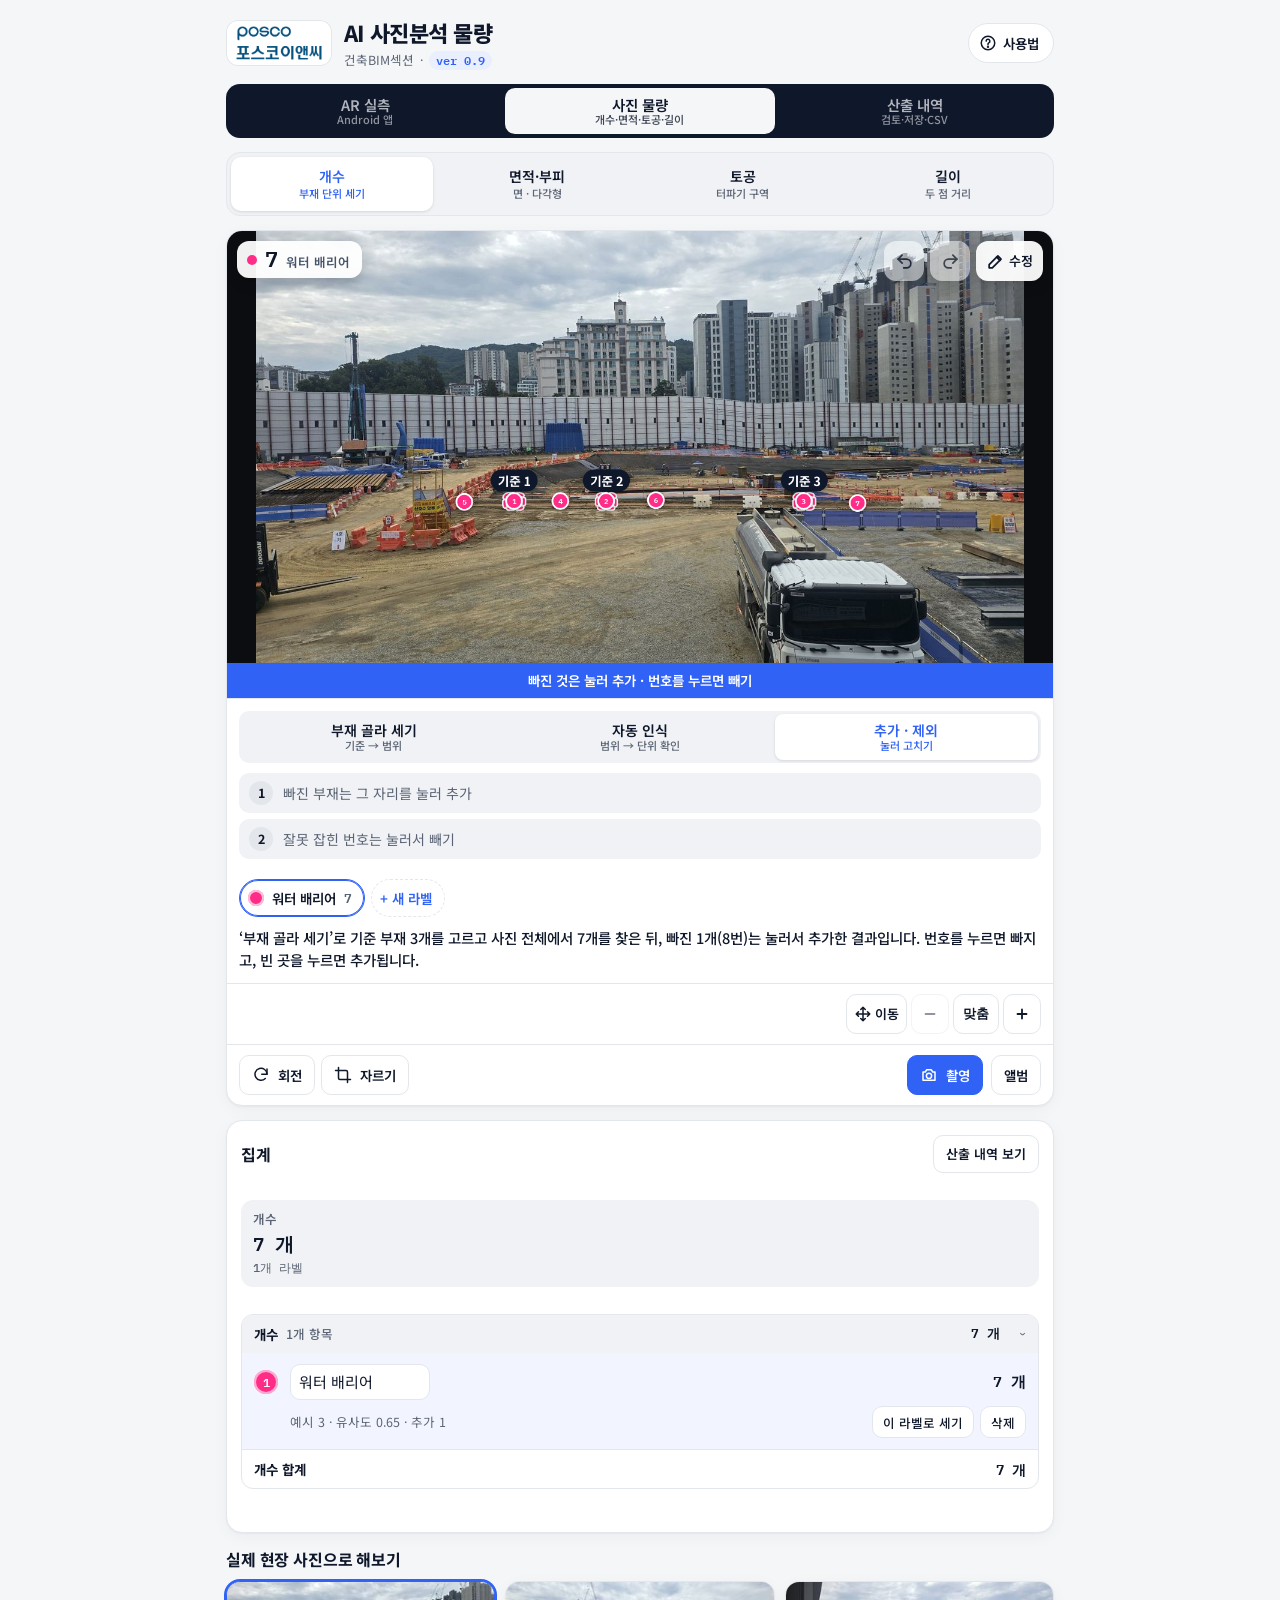
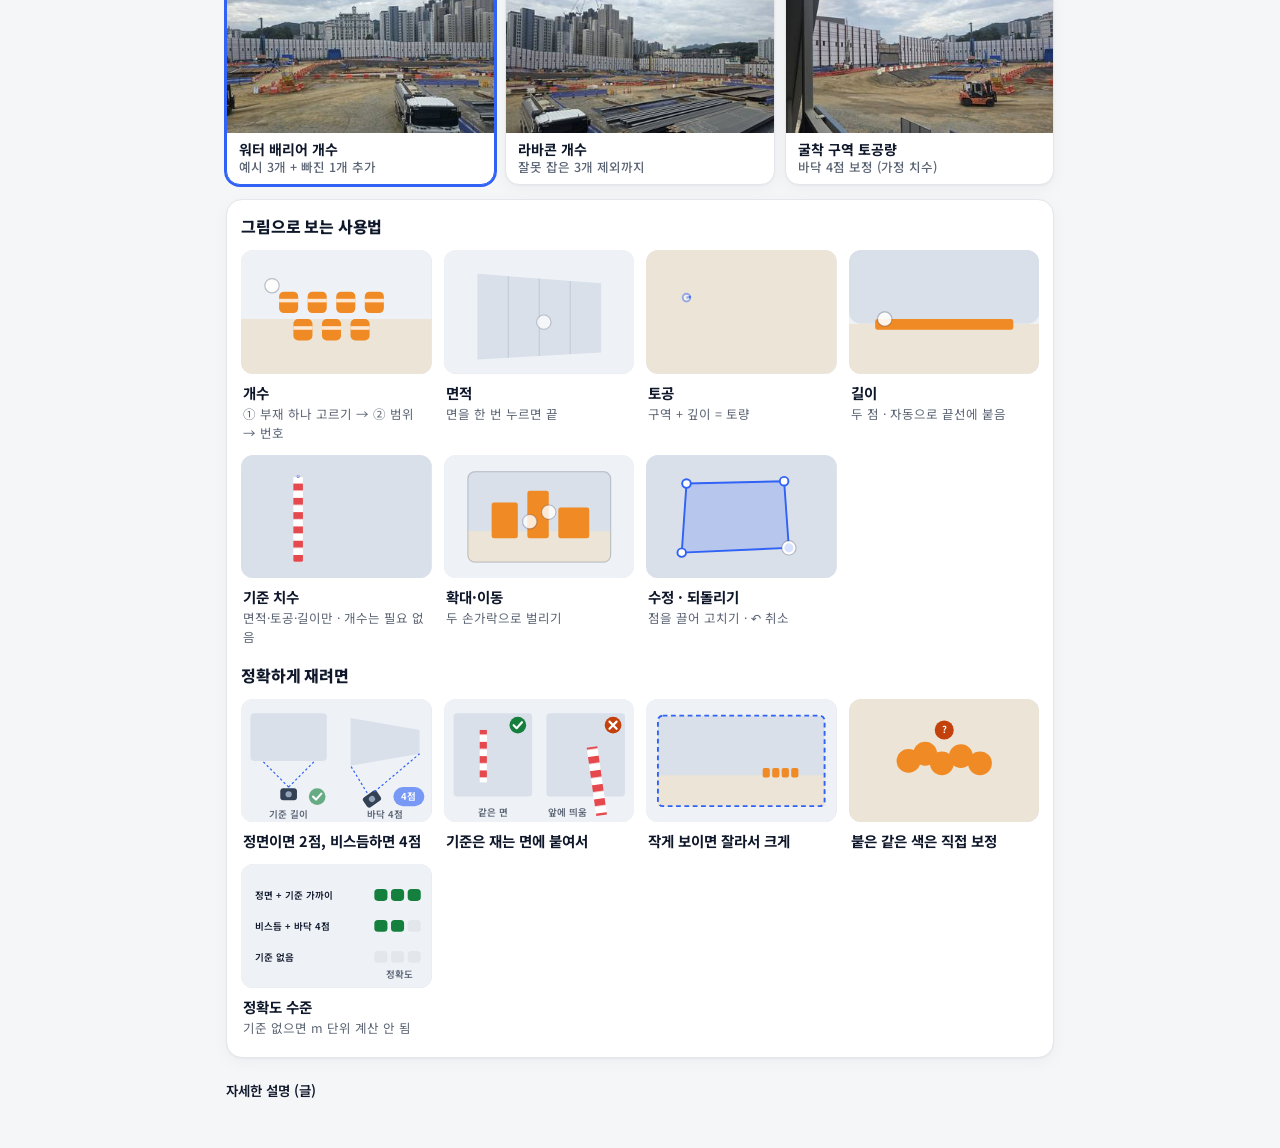
<file: SiteMeasureAR/app/src/main/assets/web/index.html>
<!doctype html><html lang="ko"><head><meta charset="utf-8"><meta name="viewport" content="width=device-width,initial-scale=1,viewport-fit=cover"><style>:root{color-scheme:light}body{margin:0;font:14px system-ui}img{max-width:100%}[hidden]{display:none!important}</style><link rel="stylesheet" href="app.css"><script src="app-shim.js"></script></head><body><title>AI 사진분석 물량</title>
<meta name="claude:viewport-fit-sides" content="cover">
<link rel="preconnect" href="https://fonts.googleapis.com">
<link rel="stylesheet" href="https://fonts.googleapis.com/css2?family=Noto+Sans+KR:wght@400;500;700;800&family=IBM+Plex+Mono:wght@500;600&display=swap">
<style>
/* Layout: 흰 바탕 카드 세 장 — ① 사진(찍기·불러오기, 기준 치수) ② 기능 탭(개수·면적부피·토공·길이)과 그 도구 ③ 기능별 집계와 총합계. 강조는 한 가지 파랑, 사진 위 표시는 라벨 색. */
:root{
  --bg:#f5f6f8; --surface:#ffffff; --ink:#0f172a; --muted:#5b6474; --line:#e3e6eb; --soft:#f0f2f5;
  --accent:#2f62f5; --accent-ink:#ffffff; --accent-soft:#e9efff; --warn:#c2410c; --warn-soft:#fff3eb; --ok:#15803d;
  --font-body:"Noto Sans KR","Apple SD Gothic Neo","Malgun Gothic",system-ui,sans-serif;
  --font-num:"IBM Plex Mono",ui-monospace,Menlo,Consolas,monospace;
  --r-card:16px; --r-ctl:10px;
}
@media (prefers-color-scheme: dark){ :root:not([data-theme="light"]){
  --bg:#0d1117; --surface:#161b22; --ink:#e8edf3; --muted:#9aa5b4; --line:#2a313b; --soft:#1e252e;
  --accent:#6b93ff; --accent-ink:#0b1020; --accent-soft:#1c2848; --warn:#ff9b63; --warn-soft:#2e1d12; --ok:#4ade80; color-scheme:dark } }
:root[data-theme="dark"]{
  --bg:#0d1117; --surface:#161b22; --ink:#e8edf3; --muted:#9aa5b4; --line:#2a313b; --soft:#1e252e;
  --accent:#6b93ff; --accent-ink:#0b1020; --accent-soft:#1c2848; --warn:#ff9b63; --warn-soft:#2e1d12; --ok:#4ade80; color-scheme:dark }

*,*::before,*::after{box-sizing:border-box}
[hidden]{display:none!important}
body{background:var(--bg);color:var(--ink);font-family:var(--font-body);font-size:15px;line-height:1.5;-webkit-font-smoothing:antialiased}
.wrap{max-width:860px;margin:0 auto;padding-block:16px 40px;
  padding-left:max(16px, env(safe-area-inset-left, 0px));padding-right:max(16px, env(safe-area-inset-right, 0px));
  display:flex;flex-direction:column;gap:14px}
.top{display:flex;align-items:center;gap:12px;flex-wrap:wrap}
.logo{display:flex;align-items:center;justify-content:center;background:#fff;border-radius:12px;padding:6px 10px;box-shadow:inset 0 0 0 1px var(--line);flex:none}
.logo img{display:block;height:34px;width:auto;max-width:100%}
.brand{display:flex;flex-direction:column;min-width:0;flex:1}
.meta{display:flex;gap:6px;align-items:center;flex-wrap:wrap;font-size:12.5px;color:var(--muted);margin-top:2px}
.ver{font-family:var(--font-num);font-size:11.5px;font-weight:600;padding:1px 7px;border-radius:999px;background:var(--accent-soft);color:var(--accent)}
.views{display:grid;grid-template-columns:repeat(3,1fr);gap:4px;padding:4px;background:var(--ink);border-radius:14px}
.views button{border:0;background:transparent;color:color-mix(in srgb,var(--bg) 70%,transparent);border-radius:10px;min-height:46px;font-size:14.5px;flex-direction:column;gap:0;padding:6px 4px}
.views button small{font-size:11px;font-weight:500;opacity:.8}
.views button[aria-selected="true"]{background:var(--bg);color:var(--ink)}
.view{display:flex;flex-direction:column;gap:14px}
.ar{padding:18px;display:flex;flex-direction:column;gap:14px}
.ar h2{font-size:18px}
.ar p{margin:0;color:var(--muted);font-size:14px;max-width:62ch}
.steps{display:grid;grid-template-columns:repeat(auto-fit,minmax(180px,1fr));gap:10px;margin:0;padding:0;list-style:none;counter-reset:st}
.steps li{background:var(--soft);border-radius:12px;padding:12px;font-size:13.5px;counter-increment:st}
.steps li::before{content:counter(st);display:inline-grid;place-items:center;width:22px;height:22px;border-radius:50%;background:var(--accent);color:var(--accent-ink);font-weight:700;font-size:12px;margin-right:8px}
.steps b{display:block;margin:6px 0 2px;font-size:14px}
.kv{display:grid;grid-template-columns:auto 1fr;gap:6px 14px;font-size:13.5px;margin:0}
.kv dt{color:var(--muted)} .kv dd{margin:0}
.badge-st{align-self:flex-start;font-size:12.5px;font-weight:600;padding:4px 10px;border-radius:999px;background:var(--warn-soft);color:var(--warn)}
details.grp > summary{list-style:none;cursor:pointer}
details.grp > summary::-webkit-details-marker{display:none}
details.grp > summary .chev{transition:transform .15s;display:inline-block;margin-left:6px}
details.grp[open] > summary .chev{transform:rotate(90deg)}
.ghead b{font-family:var(--font-num);font-weight:600;font-size:13px;color:var(--ink);margin-left:auto;margin-right:8px}
.rep{overflow-x:auto;border:1px solid var(--line);border-radius:12px}
.rep table{border-collapse:collapse;width:100%;font-size:13px;min-width:560px}
.rep th,.rep td{padding:8px 10px;border-bottom:1px solid var(--line);text-align:right;white-space:nowrap}
.rep th{background:var(--soft);font-weight:600;color:var(--muted);font-size:12px}
.rep td:nth-child(-n+3),.rep th:nth-child(-n+3){text-align:left}
.rep td{font-variant-numeric:tabular-nums}
.rep tr.tot td{font-weight:700;background:color-mix(in srgb,var(--soft) 60%,transparent)}
.repimg{border-radius:12px;overflow:hidden;border:1px solid var(--line);background:#0b0d10}
.repimg img{display:block;width:100%;max-width:100%}
@media (prefers-reduced-motion: reduce){ details.grp > summary .chev{transition:none} }
h1{font-size:22px;font-weight:800;margin:0;letter-spacing:-.02em}
.top p{margin:2px 0 0;font-size:13.5px;color:var(--muted)}
@media (max-width:560px){
  .wrap{gap:10px;padding-block:10px 32px}
  .top{gap:10px;flex-wrap:nowrap}
  .logo{padding:4px 7px;border-radius:10px} .logo img{height:24px}
  h1{font-size:18.5px;line-height:1.25;white-space:nowrap;overflow:hidden;text-overflow:ellipsis}
  .meta{flex-wrap:nowrap;white-space:nowrap;font-size:12px;margin-top:0}
  .helpbtn{min-height:36px;padding:4px 10px 4px 8px;font-size:13px}
  .views button{min-height:40px;padding:4px} .views button small{display:none}
}
h2{font-size:16px;font-weight:700;margin:0;letter-spacing:-.01em}
.card{background:var(--surface);border:1px solid var(--line);border-radius:var(--r-card);box-shadow:0 1px 2px rgba(15,23,42,.04),0 4px 16px rgba(15,23,42,.04)}
button,.btn{font:inherit;font-weight:600;font-size:14px;min-height:44px;padding:8px 14px;border-radius:var(--r-ctl);border:1px solid var(--line);
  background:var(--surface);color:var(--ink);cursor:pointer;display:inline-flex;align-items:center;justify-content:center;gap:8px;text-align:center;line-height:1.2}
button:hover,.btn:hover{border-color:color-mix(in srgb,var(--accent) 40%,var(--line))}
.btn.primary,button.primary{background:var(--accent);color:var(--accent-ink);border-color:var(--accent)}
button:focus-visible,.btn:focus-within,input:focus-visible,select:focus-visible,summary:focus-visible{outline:3px solid color-mix(in srgb,var(--accent) 45%,transparent);outline-offset:2px}
button:disabled{opacity:.45;cursor:default}
.ico{width:18px;height:18px;flex:none}

/* ① 사진 */
.photo{overflow:hidden}
.drop{display:flex;flex-direction:column;align-items:center;text-align:center;gap:10px;padding:40px 20px;border:2px dashed var(--line);border-radius:12px;margin:12px;background:var(--soft)}
.drop .big{width:44px;height:44px;color:var(--accent)}
.drop-t{font-size:17px;font-weight:700;margin:0}
.drop-s{font-size:13.5px;color:var(--muted);margin:0;max-width:44ch}
.drop-b{display:flex;gap:8px;flex-wrap:wrap;justify-content:center;margin-top:4px}
.stage{position:relative;background:#0b0d10;overflow:hidden}
#vp{position:relative;overflow:hidden;touch-action:none;height:56vh;user-select:none;-webkit-user-select:none}
#cv{position:absolute;left:0;top:0;display:block;transform-origin:0 0;touch-action:none;cursor:crosshair;user-select:none;-webkit-user-select:none}
#vp.hand,#vp.hand #cv{cursor:grab}
.zctl{display:flex;gap:4px;flex-wrap:nowrap}
.zctl button{min-height:40px;min-width:38px;padding:0 7px;font-size:13px;gap:3px}
.zctl .zl{font-family:var(--font-num);font-size:12.5px;min-width:46px}
.zctl button[aria-pressed="true"]{background:var(--accent);color:var(--accent-ink);border-color:var(--accent)}
.pbar2{border-top:0;padding-top:0}
.ptools{display:flex;gap:6px;flex-wrap:wrap}
#loupe{position:fixed;left:0;top:0;width:124px;height:124px;border-radius:50%;border:3px solid #fff;box-shadow:0 0 0 1px rgba(15,23,42,.35),0 6px 20px rgba(0,0,0,.35);pointer-events:none;z-index:40;background:#000}
.total{position:absolute;left:10px;top:10px;pointer-events:none;display:flex;align-items:baseline;gap:8px;padding:6px 12px 6px 10px;border-radius:12px;background:rgba(255,255,255,.94);color:#0f172a;box-shadow:0 4px 14px rgba(0,0,0,.18)}
.total .dot{width:10px;height:10px;border-radius:50%;align-self:center}
.total .n{font-family:var(--font-num);font-weight:600;font-size:22px;line-height:1}
.total .l{font-size:12.5px;font-weight:600;color:#475569}
.stbar{position:absolute;right:10px;top:10px;display:flex;gap:6px}
.sbtn{min-height:40px;min-width:40px;padding:0 10px;border-radius:12px;border:0;background:rgba(255,255,255,.94);color:#0f172a;box-shadow:0 4px 14px rgba(0,0,0,.2);font-size:13px;gap:4px}
.sbtn svg{width:19px;height:19px}
.sbtn:disabled{opacity:.55}
.sbtn[aria-pressed="true"]{background:#2f62f5;color:#fff}
.einfo{margin:0;font-size:13.5px;color:var(--muted)}
.calneed{display:flex;flex-direction:column;gap:8px;padding:12px;border-radius:12px;background:var(--warn-soft);border:1px solid color-mix(in srgb,var(--warn) 30%,transparent)}
.calneed.ok{background:var(--accent-soft);border-color:color-mix(in srgb,var(--accent) 25%,transparent);flex-direction:row;align-items:center;flex-wrap:wrap;padding:8px 12px}
.calneed .cn-h{display:flex;align-items:center;gap:8px;color:var(--warn);font-size:15px}
.calneed.ok .cn-h{color:var(--accent);font-size:13.5px;flex:1 1 200px;min-width:0}
.calneed.ok .cn-h b{font-weight:600}
.calneed .cn-t{margin:0;font-size:13.5px;color:var(--ink)}
.calneed .row button{flex-direction:column;gap:1px;min-height:52px}
.calneed .row button small{font-size:11.5px;font-weight:500;opacity:.85}
.calneed.ok .row{flex:0 0 auto}
.calneed.ok .row button{min-height:36px;padding:4px 12px;font-size:13px}
.types{display:flex;flex-wrap:wrap;gap:8px}.types .tp{display:flex;align-items:center;gap:8px;padding:6px 10px 6px 6px;border-radius:12px;border:1.5px solid var(--line);background:var(--card,#fff);font:inherit;text-align:left;cursor:pointer}.types .tp img{width:44px;height:44px;object-fit:cover;border-radius:8px;background:var(--soft)}.types .tp b{display:block;font-size:14px}.types .tp small{color:var(--muted);font-size:12.5px}.types .tp[aria-pressed=true]{border-color:var(--accent);box-shadow:inset 0 0 0 1.5px var(--accent)}.types .ttl{flex:1 1 100%;font-size:13px;color:var(--muted)}
.csteps{list-style:none;margin:0;padding:0;display:flex;flex-direction:column;gap:6px;counter-reset:cs}
.csteps li{counter-increment:cs;display:flex;align-items:center;gap:10px;font-size:14px;padding:8px 10px;border-radius:10px;background:var(--soft);color:var(--muted)}
.csteps li::before{content:counter(cs);flex:none;display:grid;place-items:center;width:24px;height:24px;border-radius:50%;background:var(--line);color:var(--ink);font-weight:700;font-size:12.5px}
.csteps li.now{background:var(--accent-soft);color:var(--ink);font-weight:600;box-shadow:inset 0 0 0 1.5px var(--accent)}
.csteps li.now::before{background:var(--accent);color:var(--accent-ink)}
.csteps li.done{color:var(--ink)}
.csteps li.done::before{content:"✓";background:var(--ok);color:#fff}
.csteps .n{margin-left:auto;font-family:var(--font-num);font-size:12.5px}
.stepbar{margin:0;background:#2f62f5;color:#fff;font-weight:600;font-size:13.5px;line-height:1.4;padding:8px 14px;text-align:center}
.tag{position:absolute;left:10px;bottom:10px;font-size:12px;font-weight:600;padding:3px 9px;border-radius:999px;background:rgba(15,23,42,.72);color:#fff;pointer-events:none}
.pbar{display:flex;gap:8px;align-items:center;flex-wrap:wrap;padding:10px 12px;border-top:1px solid var(--line)}
.pbar .grow{flex:1 1 auto}
.scale{min-height:40px;border-radius:999px;font-size:13.5px;font-weight:700;padding:6px 12px 6px 10px;gap:6px}
.scale.warn{background:var(--warn-soft);color:var(--warn);border-color:transparent}
.scale.ok{background:var(--accent-soft);color:var(--accent);border-color:transparent}
.pbar .btn{min-height:40px;font-size:13.5px;padding:6px 12px}

/* ② 기능 탭과 도구 */
.fn{display:grid;grid-template-columns:repeat(4,1fr);gap:4px;padding:4px;background:var(--soft);border-radius:14px;border:1px solid var(--line)}
.fn button{border:0;background:transparent;border-radius:10px;flex-direction:column;gap:2px;padding:8px 4px;min-height:54px;font-size:14px}
.fn button small{font-size:11px;font-weight:500;color:var(--muted)}
@media (max-width:560px){ .fn button{min-height:44px;padding:6px 2px;font-size:14.5px} .fn button small{display:none} }
.fn button[aria-selected="true"]{background:var(--surface);color:var(--accent);box-shadow:0 1px 3px rgba(15,23,42,.12)}
.fn button[aria-selected="true"] small{color:var(--accent)}
.tool{padding:12px;display:flex;flex-direction:column;gap:10px;border-top:1px solid var(--line)}
.tool .calneed{padding:10px 12px;gap:6px}
.tool .calneed .cn-t{font-size:13px}
.tool .calneed .row button{min-height:44px}
@media (max-width:560px){ .tool .calneed .cn-t{display:none} .tool .calneed .cn-h{font-size:14px} }
.hint{margin:0;font-size:14.5px;font-weight:500}
.tgrp{display:flex;flex-direction:column;gap:10px}
.seg{display:flex;background:var(--soft);border-radius:var(--r-ctl);padding:3px;gap:3px}
.seg button{flex:1;min-height:40px;border:0;background:transparent;border-radius:8px;font-size:13.5px}
.seg button small{display:block;font-size:11px;font-weight:500;color:var(--muted);line-height:1.2}
.seg button:has(small){flex-direction:column;gap:0;min-height:44px;font-size:14px}
.seg button[aria-pressed="true"] small{color:var(--accent)}
.seg button[aria-pressed="true"]{background:var(--surface);color:var(--accent);box-shadow:0 1px 3px rgba(15,23,42,.12)}
.slider{display:flex;align-items:center;gap:10px;font-size:13px;color:var(--muted);min-width:0}
.slider input{flex:1;min-width:0;accent-color:var(--accent)}
.val{font-family:var(--font-num);font-size:12.5px;color:var(--ink);min-width:3.2em;text-align:right}
.row{display:flex;gap:8px;flex-wrap:wrap}
.row > button{flex:1 1 120px;min-height:40px}
.chips{display:flex;gap:6px;flex-wrap:wrap;align-items:center}
.chips .lbl{font-size:12.5px;color:var(--muted);font-weight:600;margin-right:2px}
.chip{min-height:34px;font-size:13px;font-weight:600;padding:4px 12px;border-radius:999px;background:var(--soft);border-color:transparent}
.chip[aria-pressed="true"]{background:var(--accent-soft);color:var(--accent);border-color:color-mix(in srgb,var(--accent) 35%,transparent)}
.labels{display:flex;gap:6px;flex-wrap:wrap}
.what{display:flex;align-items:center;gap:10px;font-size:13px;color:var(--muted);min-width:0}
.what span{flex:none}
.what input{flex:1}
.lab{min-height:38px;border-radius:999px;padding:4px 12px 4px 8px;font-size:13.5px;gap:8px}
.lab .sw{width:16px;height:16px;border-radius:50%;box-shadow:inset 0 0 0 2px rgba(255,255,255,.7)}
.lab .c{font-family:var(--font-num);font-size:12.5px;color:var(--muted)}
.lab[aria-pressed="true"]{border-color:var(--accent);box-shadow:0 0 0 1px var(--accent) inset}
.lab.add{color:var(--accent);border-style:dashed}
.form{display:flex;gap:8px;flex-wrap:wrap}
.form label{display:flex;flex-direction:column;gap:3px;font-size:12px;color:var(--muted);flex:1 1 120px;min-width:0}
input[type=number],input[type=text],select{font:inherit;min-height:42px;padding:6px 10px;border:1px solid var(--line);border-radius:var(--r-ctl);background:var(--surface);color:var(--ink);min-width:0;width:100%}

/* ③ 집계 */
.results{padding:14px;display:flex;flex-direction:column;gap:12px}
.rhead{display:flex;align-items:center;justify-content:space-between;gap:8px;flex-wrap:wrap}
.rhead .acts{display:flex;gap:6px;flex-wrap:wrap}
.rhead .acts button{min-height:38px;font-size:13px;padding:6px 12px}
.summary{display:grid;grid-template-columns:repeat(auto-fit,minmax(140px,1fr));gap:8px}
.sum{background:var(--soft);border-radius:12px;padding:10px 12px;min-width:0}
.sum dt{font-size:12.5px;color:var(--muted);font-weight:600}
.sum dd{margin:2px 0 0;font-family:var(--font-num);font-variant-numeric:tabular-nums;font-weight:600;font-size:19px;overflow-wrap:anywhere}
.sum dd small{display:block;font-size:12px;font-weight:500;color:var(--muted)}
.grp{border:1px solid var(--line);border-radius:12px;overflow:hidden}
.ghead{display:flex;justify-content:space-between;align-items:center;gap:8px;padding:9px 12px;background:var(--soft);font-size:13.5px;font-weight:700}
.ghead span{font-weight:500;color:var(--muted);font-size:12.5px}
.item{display:grid;grid-template-columns:26px 1fr auto;gap:6px 10px;padding:11px 12px;border-top:1px solid var(--line);align-items:center}
.ghead + .item{border-top:0}
.item.active{background:color-mix(in srgb,var(--accent-soft) 60%,transparent)}
.no{font-family:var(--font-num);font-weight:600;width:24px;height:24px;border-radius:50%;display:grid;place-items:center;font-size:12px;color:#fff;box-shadow:inset 0 0 0 2px rgba(255,255,255,.6)}
.main{display:flex;gap:6px;align-items:center;flex-wrap:wrap;min-width:0}
.main select,.main input{min-height:36px;padding:4px 8px;width:auto}
.main input[type=text]{width:140px}
.thick{display:inline-flex;align-items:center;gap:4px;font-size:13px;color:var(--muted)}
.thick input{width:74px}
.q{font-family:var(--font-num);font-variant-numeric:tabular-nums;font-weight:600;text-align:right;white-space:nowrap;font-size:15px}
.q small{display:block;font-weight:500;color:var(--muted);font-size:12px}
.calq{grid-column:2 / 4;display:flex;gap:6px;align-items:center;flex-wrap:wrap;font-size:12.5px;color:var(--muted);min-width:0;background:var(--warn-soft);padding:6px 8px;border-radius:8px}
.calq select,.calq input{min-height:36px;padding:4px 8px;width:auto}
.calq input{width:96px}
.calq button{min-height:36px;padding:4px 10px;font-size:12.5px}
.sub{grid-column:2 / 4;font-size:12.5px;color:var(--muted);display:flex;justify-content:space-between;align-items:center;gap:8px;flex-wrap:wrap;min-width:0}
.sub .acts{display:flex;gap:6px}
.sub button{min-height:32px;padding:2px 10px;font-size:12.5px;font-weight:500}
.cond{grid-column:2 / 4;font-size:13px;min-width:0}
.cond summary{cursor:pointer;color:var(--muted);min-height:32px;display:flex;align-items:center}
.fields{display:grid;grid-template-columns:repeat(auto-fit,minmax(118px,1fr));gap:8px;margin-top:6px}
.fld{display:flex;flex-direction:column;gap:3px;font-size:12px;color:var(--muted);min-width:0}
.fld input,.fld select{min-height:38px;padding:4px 8px}
.res{grid-column:2 / 4;display:grid;grid-template-columns:repeat(auto-fit,minmax(150px,1fr));gap:2px 16px;font-size:12.5px;min-width:0}
.res div{display:flex;justify-content:space-between;gap:6px;padding-block:1px}
.res b{font-family:var(--font-num);font-variant-numeric:tabular-nums;font-weight:600}
.warnline{grid-column:2 / 4;font-size:12.5px;color:var(--warn);margin:0;font-weight:500;background:var(--warn-soft);padding:6px 10px;border-radius:8px}
.gtot{display:flex;justify-content:space-between;padding:9px 12px;border-top:1px solid var(--line);font-weight:700;font-size:13.5px}
.gtot b{font-family:var(--font-num);font-weight:600}
.empty{color:var(--muted);font-size:14px;margin:0;text-align:center;padding:18px 8px;background:var(--soft);border-radius:12px}
.status{font-size:13px;color:var(--muted);margin:0;min-height:1.3em}

/* 샘플 */
.samples{display:flex;flex-direction:column;gap:10px}
.sgrid{display:grid;grid-template-columns:repeat(3,1fr);gap:10px}
@media (max-width:560px){ .sgrid{grid-template-columns:1fr} }
.sc{padding:0;flex-direction:column;align-items:stretch;gap:0;overflow:hidden;border-radius:14px;text-align:left;min-height:0}
.sc img{display:block;width:100%;aspect-ratio:16/9;object-fit:cover;max-width:100%}
.sc span{display:block;padding:8px 12px 2px;font-size:14px;font-weight:700}
.sc small{display:block;padding:0 12px 10px;font-size:12.5px;font-weight:500;color:var(--muted)}
.sc[aria-pressed="true"]{border-color:var(--accent);box-shadow:0 0 0 2px var(--accent)}
@media (max-width:560px){ .sc{flex-direction:row;align-items:center;justify-content:flex-start} .sc img{width:120px;flex:none} .sc .tx{min-width:0;flex:1} }
details.help{font-size:13.5px;color:var(--muted)}
.guide{padding-block:14px;display:flex;flex-direction:column;gap:10px;scroll-margin-top:12px}
.g-head{display:flex;align-items:baseline;justify-content:space-between;gap:8px;padding-left:14px;padding-right:14px}
.g-head h2{margin:0;font-size:16px;font-weight:800;letter-spacing:-.01em}
.g-sw{font-size:12px;color:var(--muted)}
.gscroll{display:grid;grid-auto-flow:column;grid-auto-columns:min(70%,230px);gap:12px;overflow-x:auto;scroll-snap-type:x mandatory;padding:2px 14px 6px;scroll-padding-left:14px;scrollbar-width:none;-webkit-overflow-scrolling:touch}
.gscroll::-webkit-scrollbar{display:none}
.gcard{margin:0;scroll-snap-align:start;display:flex;flex-direction:column;gap:8px;min-width:0}
.gsv{width:100%;height:auto;display:block;border-radius:12px;box-shadow:inset 0 0 0 1px var(--line);
  --g-bg:#eef2f7; --g-wall:#d9e0ea; --g-seam:#c3ccd9; --g-ground:#ece4d6; --g-obj:#f08a24; --g-pitb:#cdbb9c; --g-pitr:#bba685; --g-pitf:#a99272; --g-cam:#334155}
@media (prefers-color-scheme: dark){ :root:not([data-theme="light"]) .gsv{--g-bg:#1a212b; --g-wall:#252e3a; --g-seam:#334050; --g-ground:#2e2920; --g-obj:#e07b1a; --g-pitb:#54473a; --g-pitr:#4a3e31; --g-pitf:#3f3428; --g-cam:#cbd5e1} }
:root[data-theme="dark"] .gsv{--g-bg:#1a212b; --g-wall:#252e3a; --g-seam:#334050; --g-ground:#2e2920; --g-obj:#e07b1a; --g-pitb:#54473a; --g-pitr:#4a3e31; --g-pitf:#3f3428; --g-cam:#cbd5e1}
.gcard figcaption{display:flex;flex-direction:column;gap:1px;padding:0 2px}
.gcard figcaption b{font-size:14.5px;font-weight:700}
.gcard figcaption span{font-size:12.5px;color:var(--muted)}
@media (min-width:720px){ .gscroll{grid-auto-flow:row;grid-template-columns:repeat(auto-fill,minmax(180px,1fr));overflow:visible} .g-sw{display:none} }
.g-bg{fill:var(--g-bg)} .g-wall{fill:var(--g-wall)} .g-seam{stroke:var(--g-seam);stroke-width:1} .g-ground{fill:var(--g-ground)}
.g-obj{fill:var(--g-obj)} .g-obj2{fill:rgba(255,255,255,.8)}
.g-box{fill:none;stroke:var(--accent);stroke-width:1.6}
.g-finger{fill:#fff;stroke:rgba(15,23,42,.28);stroke-width:1}
.g-rip{fill:none;stroke:var(--accent);stroke-width:2}
.g-pt{fill:#fff;stroke:var(--accent);stroke-width:1.6}
.g-num{fill:var(--accent)} .g-num-t{fill:#fff;font:700 6.5px var(--font-num)}
.g-pill{fill:var(--accent)} .g-pill2{fill:#0f172a} .g-pt-t{fill:#fff;font:700 8px var(--font-body)}
.g-fill{fill:var(--accent);fill-opacity:.3} .g-fill2{fill:var(--accent);fill-opacity:.2;stroke:var(--accent);stroke-width:1.6;stroke-linejoin:round}
.g-edge{fill:none;stroke:var(--accent);stroke-width:1.8;stroke-linejoin:round}
.g-pitb{fill:var(--g-pitb)} .g-pitr{fill:var(--g-pitr)} .g-pitf{fill:var(--g-pitf)}
.g-dim{stroke:var(--ink);stroke-width:1.2} .g-lab{fill:var(--ink);font:italic 700 9px Georgia,serif}
.g-meas{stroke:var(--accent);stroke-width:2.4;stroke-linecap:round}
.g-snap{fill:#fff;stroke:var(--accent);stroke-width:1.6}
.g-st1{fill:#e5484d} .g-st2{fill:#fff}
.g-input{fill:var(--surface);stroke:var(--accent);stroke-width:1.4} .g-in-t{fill:var(--ink);font:600 8.5px var(--font-num)}
.g-ok{fill:var(--ok)} .g-ok-t{fill:none;stroke:#fff;stroke-width:1.8;stroke-linecap:round;stroke-linejoin:round}
.g-no{fill:var(--warn)} .g-no-t{stroke:#fff;stroke-width:1.8;stroke-linecap:round}
.g-frame{fill:none;stroke:var(--ink);stroke-opacity:.2;stroke-width:1}
.g-h{fill:#fff;stroke:var(--accent);stroke-width:1.6} .g-h.sel{fill:var(--accent);stroke:#fff}
.g-ub{fill:var(--surface);stroke:var(--line)} .g-ub-t{fill:none;stroke:var(--ink);stroke-width:1.6;stroke-linecap:round;stroke-linejoin:round}
.g-cam{fill:var(--g-cam)} .g-lens{fill:#94a3b8} .g-ray{stroke:var(--accent);stroke-width:1;stroke-dasharray:2 2;fill:none}
.g-cap{fill:var(--muted);font:600 8px var(--font-body)} .g-cap.l{fill:var(--ink)}
.g-bar{fill:var(--line)} .g-bar.on{fill:var(--ok)}
.helpbtn{margin-left:auto;min-height:40px;border-radius:999px;padding:6px 14px 6px 10px;font-size:13.5px;gap:6px}
details.help summary{cursor:pointer;color:var(--ink);font-weight:600;min-height:36px;display:flex;align-items:center}
details.help ul{margin:6px 0 0;padding-left:18px;display:flex;flex-direction:column;gap:5px}
</style>

<div class="wrap">
  <header class="top">
    <span class="logo"><img src="brand/poscoenc-logo.png" alt="포스코이앤씨" width="86" height="34"></span>
    <div class="brand">
      <h1>AI 사진분석 물량</h1>
      <div class="meta"><span>건축BIM섹션</span><span aria-hidden="true">·</span><span class="ver">ver 0.9</span></div>
    </div>
    <button id="helpBtn" class="helpbtn" aria-label="그림 사용법 보기"><svg class="ico" viewBox="0 0 24 24" fill="none" stroke="currentColor" stroke-width="2" stroke-linecap="round" stroke-linejoin="round" aria-hidden="true"><circle cx="12" cy="12" r="9"/><path d="M9.5 9.5a2.5 2.5 0 1 1 3.5 2.3c-.6.3-1 .9-1 1.6v.6"/><circle cx="12" cy="17" r=".6" fill="currentColor"/></svg>사용법</button>
  </header>

  <nav class="views" role="tablist" aria-label="화면">
    <button role="tab" id="v-ar" aria-selected="false">AR 실측<small>Android 앱</small></button>
    <button role="tab" id="v-photo" aria-selected="true">사진 물량<small>개수·면적·토공·길이</small></button>
    <button role="tab" id="v-report" aria-selected="false">산출 내역<small>검토·저장·CSV</small></button>
  </nav>

  <!-- AR 실측 -->
  <section id="view-ar" class="view" hidden>
    <div class="card ar">
      <span class="badge-st">Android 앱으로 개발 중 · 이 웹 화면에서는 동작하지 않습니다</span>
      <h2>AR 실측: 기준 치수 없이 실시간 거리·면적</h2>
      <p>휴대폰 카메라로 주변을 인식한 뒤 시작점과 끝점을 찍으면 실제 거리가 바로 나옵니다. 기준 치수를 넣지 않아도 됩니다. ARCore의 깊이(Depth) 기능을 쓰므로 설치형 Android 앱에서만 동작하며, 웹 페이지에서는 카메라와 AR 기능을 쓸 수 없습니다.</p>
      <ol class="steps">
        <li><b>주변 인식</b>카메라를 천천히 좌우로 움직여 바닥·벽을 인식시킵니다.</li>
        <li><b>점 지정</b>화면 가운데 조준점을 시작점·끝점에 맞추고 누릅니다. 모서리·직선 스냅이 보조합니다.</li>
        <li><b>결과 저장</b>거리·면적과 사진, 측정점, 산출 근거를 휴대폰에 저장하고 CSV로 내보냅니다.</li>
      </ol>
      <dl class="kv">
        <dt>권장 거리</dt><dd>대상까지 약 0.5~5 m (Google 안내 기준 깊이 정확도가 가장 좋은 범위)</dd>
        <dt>대상 기기</dt><dd>ARCore Depth API 지원 Android 기기</dd>
        <dt>1차 개발 범위</dt><dd>2점 거리 측정 · 사진 저장 · 강재 개수 검토</dd>
        <dt>검증 방법</dt><dd>같은 구간을 줄자와 비교해 기기별 오차를 기록</dd>
      </dl>
      <p>지금 이 화면에서는 ‘사진 물량’에서 기준 치수(기준 길이 또는 바닥 4점)를 잡아 거리를 잴 수 있습니다.</p>
      <div class="row"><a class="btn" href="https://developers.google.com/ar/devices" target="_blank" rel="noopener">ARCore 지원 기기 목록</a><button id="goPhotoLen" class="primary">사진으로 거리 재기</button></div>
    </div>
  </section>

  <!-- 사진 물량 -->
  <div id="view-photo" class="view">
  <!-- ① 기능 -->
  <nav class="fn" role="tablist" aria-label="측정 기능">
    <button role="tab" id="fn-count" aria-selected="true">개수<small>부재 단위 세기</small></button>
    <button role="tab" id="fn-area" aria-selected="false">면적·부피<small>면 · 다각형</small></button>
    <button role="tab" id="fn-earth" aria-selected="false">토공<small>터파기 구역</small></button>
    <button role="tab" id="fn-length" aria-selected="false">길이<small>두 점 거리</small></button>
  </nav>
  <!-- ② 사진 + 바로 아래 도구 -->
  <section class="card photo" aria-label="사진">
    <div id="empty" class="drop">
      <svg class="big" viewBox="0 0 24 24" fill="none" stroke="currentColor" stroke-width="1.7" stroke-linecap="round" stroke-linejoin="round" aria-hidden="true"><path d="M4 8h3l2-3h6l2 3h3v11H4z"/><circle cx="12" cy="13" r="3.5"/></svg>
      <p class="drop-t">현장 사진을 찍거나 불러오세요</p>
      <p class="drop-s">휴대폰에서는 ‘카메라로 촬영’을 누르면 바로 카메라가 열립니다.</p>
      <div class="drop-b">
        <label class="btn primary"><svg class="ico" viewBox="0 0 24 24" fill="none" stroke="currentColor" stroke-width="2" stroke-linecap="round" stroke-linejoin="round" aria-hidden="true"><path d="M4 8h3l2-3h6l2 3h3v11H4z"/><circle cx="12" cy="13" r="3.5"/></svg>카메라로 촬영<input id="shoot" type="file" accept="image/*" capture="environment" hidden></label>
        <label class="btn">앨범에서 선택<input id="pick" type="file" accept="image/*" hidden></label>
      </div>
    </div>
    <div id="stageWrap" hidden>
      <div class="stage">
        <div id="vp"><canvas id="cv" width="1280" height="720" aria-label="측정 사진"></canvas></div>
        <canvas id="loupe" width="248" height="248" hidden></canvas>
        <div id="total" class="total" hidden><span class="dot" id="totalDot"></span><span class="n" id="totalN"></span><span class="l" id="totalL"></span></div>
        <span id="sampleTag" class="tag"></span>
        <div class="stbar" role="toolbar" aria-label="편집">
          <button id="undoBtn" class="sbtn" aria-label="되돌리기" title="되돌리기 (Ctrl+Z)" disabled><svg viewBox="0 0 24 24" fill="none" stroke="currentColor" stroke-width="2.2" stroke-linecap="round" stroke-linejoin="round" aria-hidden="true"><path d="M9 14L4 9l5-5"/><path d="M4 9h10.5a5.5 5.5 0 0 1 0 11H11"/></svg></button>
          <button id="redoBtn" class="sbtn" aria-label="다시 실행" title="다시 실행 (Ctrl+Shift+Z)" disabled><svg viewBox="0 0 24 24" fill="none" stroke="currentColor" stroke-width="2.2" stroke-linecap="round" stroke-linejoin="round" aria-hidden="true"><path d="M15 14l5-5-5-5"/><path d="M20 9H9.5a5.5 5.5 0 0 0 0 11H13"/></svg></button>
          <button id="editBtn" class="sbtn" aria-label="수정" aria-pressed="false" title="수정: 점·상자를 끌어 고치기"><svg viewBox="0 0 24 24" fill="none" stroke="currentColor" stroke-width="2.2" stroke-linecap="round" stroke-linejoin="round" aria-hidden="true"><path d="M4 20h4L19 9l-4-4L4 16z"/><path d="M13.5 6.5l4 4"/></svg><span>수정</span></button>
        </div>
      </div>
      <p id="stepTag" class="stepbar" role="status" hidden></p>
      <div class="tool" role="region" aria-label="도구">

    <div id="t-count" class="tgrp">
      <div class="seg" role="group" aria-label="개수 작업">
        <button id="cnt-ex" aria-pressed="true">부재 골라 세기<small>기준 → 범위</small></button>
        <button id="cnt-auto" aria-pressed="false">자동 인식<small>범위 → 단위 확인</small></button>
        <button id="cnt-edit" aria-pressed="false">추가 · 제외<small>눌러 고치기</small></button>
      </div>
      <ol id="cntSteps" class="csteps"></ol>
      <div id="cntActs" class="row">
        <button id="cntWhole" class="primary" hidden>사진 전체에서 세기</button>
        <button id="cntMore" hidden>기준 부재 하나 더</button>
        <button id="cntNew" hidden>다른 부재 세기</button>
      </div>
      <div id="typeRow" class="types" role="group" aria-label="찾은 부재 단위" hidden></div>
      <div id="refRow" class="chips" role="group" aria-label="기준 객체" hidden>
        <span class="lbl">기준 객체</span>
        <button class="chip" id="ref-auto" aria-pressed="true">자동 판단</button>
        <button class="chip" id="ref-pick" aria-pressed="false">직접 고르기</button>
      </div>
      <p id="refInfo" class="einfo" hidden></p>
      <label id="whatRow" class="what" for="cntWhat"><span>세는 대상</span><input id="cntWhat" type="text" placeholder="비우면 AI가 판단 (예: 워터 배리어, 철근 D22)"></label>
      <div id="labels" class="labels" role="group" aria-label="라벨"></div>
      <label id="thrRow" class="slider" for="thr" hidden>유사도<input id="thr" type="range" min="40" max="95" value="65"><span id="thrV" class="val">0.65</span></label>
    </div>

    <div id="t-area" class="tgrp" hidden>
      <div class="seg" role="group" aria-label="면적 방식">
        <button id="ar-auto" aria-pressed="true">자동 면<small>한 번 누르기</small></button>
        <button id="ar-poly" aria-pressed="false">다각형<small>꼭지점 찍기</small></button>
      </div>
      <label id="ctx-auto" class="slider" for="tol">인식 범위<input id="tol" type="range" min="8" max="80" value="30"><span id="tolV" class="val">30</span></label>
    </div>

    <div id="t-earth" class="tgrp" hidden>
      <div class="seg" role="group" aria-label="토공 방식">
        <button id="ea-plan" aria-pressed="true">평면 구역 (깊이 · 법면)</button>
        <button id="ea-sec" aria-pressed="false">단면 × 연장</button>
      </div>
    </div>

    <div id="t-length" class="tgrp" hidden>
      <div class="chips" role="group" aria-label="길이 옵션">
        <button class="chip" id="chainBtn" aria-pressed="false">연속 측정 (끝점에서 이어 재기)</button>
      </div>
    </div>

    <div id="t-scale" class="tgrp" hidden>
      <div class="seg" role="group" aria-label="기준 치수 방식">
        <button id="cal-len" aria-pressed="true">기준 길이 · 정면 사진</button>
        <button id="cal-plane" aria-pressed="false">바닥 4점 · 비스듬한 사진</button>
      </div>
      <ol id="calSteps" class="csteps"></ol>
      <div id="formLen" class="form" hidden>
        <label>실제 길이 (mm)<input id="refMm" type="number" inputmode="numeric" min="1"></label>
        <div class="chips" id="presetLen" style="flex:2 1 260px">
          <button class="chip" data-mm="1000">스타프 1000</button><button class="chip" data-mm="1200">유로폼 1200</button><button class="chip" data-mm="600">유로폼 600</button><button class="chip" data-mm="10000">줄자 10 m</button>
        </div>
        <button id="applyLen" class="primary" style="flex:1 1 100%">기준 치수 적용</button>
      </div>
      <div id="formPlane" class="form" hidden>
        <label>가로 1→2 (m)<input id="plW" type="number" inputmode="decimal" min="0" step="0.01"></label>
        <label>세로 2→3 (m)<input id="plH" type="number" inputmode="decimal" min="0" step="0.01"></label>
        <div class="chips" id="presetPlane" style="flex:1 1 100%">
          <button class="chip" data-w="10" data-h="10">측량 핀 10×10</button><button class="chip" data-w="20" data-h="10">측량 핀 20×10</button><button class="chip" data-w="6.096" data-h="1.524">철판 6.1×1.5</button><button class="chip" data-w="2" data-h="1">복공판 2.0×1.0</button>
        </div>
        <button id="applyPlane" class="primary" style="flex:1 1 100%">바닥 평면 보정 적용</button>
      </div>
      <div class="row"><button id="calRedo">점 다시 찍기</button><button id="calDone">기준 치수 닫기</button></div>
    </div>

    <div id="t-crop" class="tgrp" hidden>
      <div class="row">
        <button id="cropCancel">자르기 취소</button>
        <button id="cropApply" class="primary" disabled>이 범위만 남기기</button>
      </div>
    </div>

    <div id="t-edit" class="tgrp" hidden>
      <p id="editInfo" class="einfo">선택된 것이 없습니다.</p>
      <div class="row">
        <button id="editDel" disabled>선택 삭제</button>
        <button id="editDone" class="primary">수정 끝내기</button>
      </div>
    </div>
    <div id="ctx-busy" class="row" hidden>
      <button id="aiCancel">AI 세기 취소</button>
    </div>
    <div id="ctx-cancel" class="row" hidden>
      <button id="cancelDraw">그리던 것 취소 (Esc)</button>
    </div>
    <div id="ctx-draw" class="row" hidden>
      <button id="undoPt">점 취소</button>
      <button id="cancelPoly">그리기 취소</button>
      <button id="closePoly" class="primary">닫고 확정</button>
    </div>
    <div id="ctx-snap" class="chips" role="group" aria-label="스냅" hidden>
      <span class="lbl">스냅</span>
      <button class="chip" id="sn-v" aria-pressed="true">꼭지점</button>
      <button class="chip" id="sn-e" aria-pressed="true">끝선</button>
      <button class="chip" id="sn-r" aria-pressed="true">90°</button>
      <button class="chip" id="sn-hv" aria-pressed="true">수평·수직</button>
      <button class="chip" id="lpBtn" aria-pressed="true">확대경</button>
    </div>
    <p id="hint" class="hint" role="status"></p>
    <div id="calNeed" class="calneed" hidden>
      <div class="cn-h"><svg class="ico" viewBox="0 0 24 24" fill="none" stroke="currentColor" stroke-width="2" stroke-linecap="round" stroke-linejoin="round" aria-hidden="true"><path d="M3 15.5L15.5 3 21 8.5 8.5 21z"/><path d="M7 11.5l2 2M10 8.5l2 2M13 5.5l2 2M5.5 14.5l1.5 1.5"/></svg><b id="cnTitle">기준 치수가 필요합니다</b></div>
      <p id="cnText" class="cn-t">길이를 아는 것(스타프·유로폼·벽 폭) 하나를 잡아야 m · m² · m³가 나옵니다.</p>
      <div class="row" id="cnBtns">
        <button id="cnLen" class="primary">기준 길이 잡기<small>정면 사진 · 2점</small></button>
        <button id="cnPlane">바닥 4점 잡기<small>비스듬한 바닥 · 4점</small></button>
      </div>
    </div>
      </div>
      <div class="pbar">
        <button id="scaleBtn" class="scale warn">기준 치수 없음</button>
        <span class="grow"></span>
        <span class="zctl" role="toolbar" aria-label="보기">
            <button id="handBtn" aria-label="이동" aria-pressed="false" title="이동: 한 손가락으로 사진을 옮기고 화면을 스크롤"><svg class="ico" viewBox="0 0 24 24" fill="none" stroke="currentColor" stroke-width="2" stroke-linecap="round" stroke-linejoin="round" aria-hidden="true"><path d="M12 3v18M3 12h18M12 3l-3 3M12 3l3 3M12 21l-3-3M12 21l3-3M3 12l3-3M3 12l3 3M21 12l-3-3M21 12l-3 3"/></svg><span>이동</span></button>
            <button id="zOut" aria-label="축소" title="축소"><svg class="ico" viewBox="0 0 24 24" fill="none" stroke="currentColor" stroke-width="2.4" stroke-linecap="round" aria-hidden="true"><path d="M6 12h12"/></svg></button>
            <button id="zFit" class="zl" aria-label="화면에 맞추기" title="화면에 맞추기">맞춤</button>
            <button id="zIn" aria-label="확대" title="확대"><svg class="ico" viewBox="0 0 24 24" fill="none" stroke="currentColor" stroke-width="2.4" stroke-linecap="round" aria-hidden="true"><path d="M6 12h12M12 6v12"/></svg></button>
        </span>
      </div>
      <div class="pbar pbar2">
        <span class="ptools" role="group" aria-label="사진 편집">
          <button id="rotBtn" class="btn" title="사진을 오른쪽으로 90° 돌리기"><svg class="ico" viewBox="0 0 24 24" fill="none" stroke="currentColor" stroke-width="2" stroke-linecap="round" stroke-linejoin="round" aria-hidden="true"><path d="M20 11a8 8 0 1 0-2.3 5.7"/><path d="M20 4v7h-7"/></svg>회전</button>
          <button id="cropBtn" class="btn" title="필요한 부분만 남기기"><svg class="ico" viewBox="0 0 24 24" fill="none" stroke="currentColor" stroke-width="2" stroke-linecap="round" stroke-linejoin="round" aria-hidden="true"><path d="M6 2v14a2 2 0 0 0 2 2h14"/><path d="M18 22V8a2 2 0 0 0-2-2H2"/></svg>자르기</button>
        </span>
        <span class="grow"></span>
        <label class="btn primary"><svg class="ico" viewBox="0 0 24 24" fill="none" stroke="currentColor" stroke-width="2" stroke-linecap="round" stroke-linejoin="round" aria-hidden="true"><path d="M4 8h3l2-3h6l2 3h3v11H4z"/><circle cx="12" cy="13" r="3.5"/></svg>촬영<input id="shoot2" type="file" accept="image/*" capture="environment" hidden></label>
        <label class="btn">앨범<input id="pick2" type="file" accept="image/*" hidden></label>
      </div>
    </div>
  </section>



  <!-- ③ 집계 -->
  <section class="card results" aria-label="집계">
    <div class="rhead">
      <h2>집계</h2>
      <div class="acts">
        <button id="aiBtn" hidden>AI 부재 판별</button>
        <button id="toReport">산출 내역 보기</button>
      </div>
    </div>
    <dl id="summary" class="summary"></dl>
    <div id="groups" class="tgrp"></div>
    <p id="status" class="status" role="status"></p>
  </section>

  <section class="samples" aria-label="실제 현장 사진 샘플">
    <h2>실제 현장 사진으로 해보기</h2>
    <div class="sgrid">
      <button class="card sc" id="sm-barrier"><img src="samples/thumb-site-barrier.jpg" alt="워터 배리어가 늘어선 터파기 현장"><div class="tx"><span>워터 배리어 개수</span><small>예시 3개 + 빠진 1개 추가</small></div></button>
      <button class="card sc" id="sm-cone"><img src="samples/thumb-site-cone.jpg" alt="라바콘이 놓인 현장"><div class="tx"><span>라바콘 개수</span><small>잘못 잡은 3개 제외까지</small></div></button>
      <button class="card sc" id="sm-earth"><img src="samples/thumb-site-earth.jpg" alt="법면이 있는 굴착 현장"><div class="tx"><span>굴착 구역 토공량</span><small>바닥 4점 보정 (가정 치수)</small></div></button>
    </div>
  </section>

  </div>

  <!-- 산출 내역 -->
  <section id="view-report" class="view" hidden>
    <div class="card results">
      <div class="rhead">
        <h2>산출 내역</h2>
        <div class="acts">
          <button id="csvBtn" hidden>CSV 저장</button>
          <button id="imgBtn" hidden>근거 사진 저장</button>
          <button id="copyBtn">표 복사</button>
        </div>
      </div>
      <dl id="repSummary" class="summary"></dl>
      <div id="repTable" class="rep"></div>
      <div class="repimg" id="repImgWrap" hidden><img id="repImg" alt="측정 표시가 들어간 근거 사진"></div>
      <p id="repStatus" class="status" role="status"></p>
    </div>
  </section>

  <section class="card guide" aria-label="그림 설명">
    <div class="g-head"><h2>그림으로 보는 사용법</h2><span class="g-sw">밀어서 보기 →</span></div>
    <div class="gscroll"><figure class="gcard"><svg class="gsv" viewBox="0 0 160 104" role="img" aria-label="상자로 범위를 감싸면 대상마다 번호가 붙는 모습"><rect class="g-bg" width="160" height="104" rx="10"/><rect class="g-ground" x="0" y="58" width="160" height="46" rx="0"/><rect class="g-obj" x="32" y="35" width="16" height="18" rx="4"/><rect class="g-obj2" x="32" y="41" width="16" height="3"/><rect class="g-obj" x="56" y="35" width="16" height="18" rx="4"/><rect class="g-obj2" x="56" y="41" width="16" height="3"/><rect class="g-obj" x="80" y="35" width="16" height="18" rx="4"/><rect class="g-obj2" x="80" y="41" width="16" height="3"/><rect class="g-obj" x="104" y="35" width="16" height="18" rx="4"/><rect class="g-obj2" x="104" y="41" width="16" height="3"/><rect class="g-obj" x="44" y="58" width="16" height="18" rx="4"/><rect class="g-obj2" x="44" y="64" width="16" height="3"/><rect class="g-obj" x="68" y="58" width="16" height="18" rx="4"/><rect class="g-obj2" x="68" y="64" width="16" height="3"/><rect class="g-obj" x="92" y="58" width="16" height="18" rx="4"/><rect class="g-obj2" x="92" y="64" width="16" height="3"/><rect class="g-box" x="26" y="30" width="100" height="50" rx="4" pathLength="100" stroke-dasharray="100" stroke-dashoffset="100"><animate attributeName="stroke-dashoffset" values="100;100;0;0;100" keyTimes="0;0.06;0.3;0.93;1" calcMode="spline" keySplines="0.4 0 0.2 1;0.4 0 0.2 1;0.4 0 0.2 1;0.4 0 0.2 1" dur="5s" repeatCount="indefinite"/><animate attributeName="opacity" values="1;1;1;0;1" keyTimes="0;0.06;0.93;0.97;1" calcMode="spline" keySplines="0.4 0 0.2 1;0.4 0 0.2 1;0.4 0 0.2 1;0.4 0 0.2 1" dur="5s" repeatCount="indefinite"/></rect><circle class="g-finger" r="6" cx="26" cy="30"><animate attributeName="cx" values="26;26;126;126;26" keyTimes="0;0.06;0.3;0.36;1" calcMode="spline" keySplines="0.4 0 0.2 1;0.4 0 0.2 1;0.4 0 0.2 1;0.4 0 0.2 1" dur="5s" repeatCount="indefinite"/><animate attributeName="cy" values="30;30;80;80;30" keyTimes="0;0.06;0.3;0.36;1" calcMode="spline" keySplines="0.4 0 0.2 1;0.4 0 0.2 1;0.4 0 0.2 1;0.4 0 0.2 1" dur="5s" repeatCount="indefinite"/><animate attributeName="opacity" values="0.0;0.9;0.9;0.0;0.0" keyTimes="0;0.06;0.3;0.36;1" calcMode="spline" keySplines="0.4 0 0.2 1;0.4 0 0.2 1;0.4 0 0.2 1;0.4 0 0.2 1" dur="5s" repeatCount="indefinite"/></circle><g opacity="0"><animate attributeName="opacity" values="0;0;1;1;0" keyTimes="0;0.36;0.4;0.93;1" calcMode="spline" keySplines="0.4 0 0.2 1;0.4 0 0.2 1;0.4 0 0.2 1;0.4 0 0.2 1" dur="5s" repeatCount="indefinite"/><circle class="g-num" cx="40" cy="33" r="5.4"/><text class="g-num-t" x="40" y="33.4" text-anchor="middle" dominant-baseline="middle">1</text></g><g opacity="0"><animate attributeName="opacity" values="0;0;1;1;0" keyTimes="0;0.425;0.465;0.93;1" calcMode="spline" keySplines="0.4 0 0.2 1;0.4 0 0.2 1;0.4 0 0.2 1;0.4 0 0.2 1" dur="5s" repeatCount="indefinite"/><circle class="g-num" cx="64" cy="33" r="5.4"/><text class="g-num-t" x="64" y="33.4" text-anchor="middle" dominant-baseline="middle">2</text></g><g opacity="0"><animate attributeName="opacity" values="0;0;1;1;0" keyTimes="0;0.49;0.53;0.93;1" calcMode="spline" keySplines="0.4 0 0.2 1;0.4 0 0.2 1;0.4 0 0.2 1;0.4 0 0.2 1" dur="5s" repeatCount="indefinite"/><circle class="g-num" cx="88" cy="33" r="5.4"/><text class="g-num-t" x="88" y="33.4" text-anchor="middle" dominant-baseline="middle">3</text></g><g opacity="0"><animate attributeName="opacity" values="0;0;1;1;0" keyTimes="0;0.555;0.595;0.93;1" calcMode="spline" keySplines="0.4 0 0.2 1;0.4 0 0.2 1;0.4 0 0.2 1;0.4 0 0.2 1" dur="5s" repeatCount="indefinite"/><circle class="g-num" cx="112" cy="33" r="5.4"/><text class="g-num-t" x="112" y="33.4" text-anchor="middle" dominant-baseline="middle">4</text></g><g opacity="0"><animate attributeName="opacity" values="0;0;1;1;0" keyTimes="0;0.62;0.66;0.93;1" calcMode="spline" keySplines="0.4 0 0.2 1;0.4 0 0.2 1;0.4 0 0.2 1;0.4 0 0.2 1" dur="5s" repeatCount="indefinite"/><circle class="g-num" cx="52" cy="56" r="5.4"/><text class="g-num-t" x="52" y="56.4" text-anchor="middle" dominant-baseline="middle">5</text></g><g opacity="0"><animate attributeName="opacity" values="0;0;1;1;0" keyTimes="0;0.685;0.725;0.93;1" calcMode="spline" keySplines="0.4 0 0.2 1;0.4 0 0.2 1;0.4 0 0.2 1;0.4 0 0.2 1" dur="5s" repeatCount="indefinite"/><circle class="g-num" cx="76" cy="56" r="5.4"/><text class="g-num-t" x="76" y="56.4" text-anchor="middle" dominant-baseline="middle">6</text></g><g opacity="0"><animate attributeName="opacity" values="0;0;1;1;0" keyTimes="0;0.75;0.79;0.93;1" calcMode="spline" keySplines="0.4 0 0.2 1;0.4 0 0.2 1;0.4 0 0.2 1;0.4 0 0.2 1" dur="5s" repeatCount="indefinite"/><circle class="g-num" cx="100" cy="56" r="5.4"/><text class="g-num-t" x="100" y="56.4" text-anchor="middle" dominant-baseline="middle">7</text></g><g opacity="0"><animate attributeName="opacity" values="0;0;1;1;0" keyTimes="0;0.86;0.9;0.93;1" calcMode="spline" keySplines="0.4 0 0.2 1;0.4 0 0.2 1;0.4 0 0.2 1;0.4 0 0.2 1" dur="5s" repeatCount="indefinite"/><rect class="g-pill" x="124.8" y="8" width="22.4" height="16" rx="8"/><text class="g-pt-t" x="136" y="16.5" text-anchor="middle" dominant-baseline="middle">7개</text></g></svg><figcaption><b>개수</b><span>① 부재 하나 고르기 → ② 범위 → 번호</span></figcaption></figure><figure class="gcard"><svg class="gsv" viewBox="0 0 160 104" role="img" aria-label="면 가운데를 한 번 누르면 면 전체가 잡히고 면적이 나오는 모습"><rect class="g-bg" width="160" height="104" rx="10"/><polygon class="g-wall" points="28,20 132,28 132,86 28,92"/><line class="g-seam" x1="54" y1="22.0" x2="54" y2="90.5"/><line class="g-seam" x1="80" y1="24.0" x2="80" y2="89.0"/><line class="g-seam" x1="106" y1="26.0" x2="106" y2="87.5"/><clipPath id="gcA"><circle cx="80" cy="56" r="0"><animate attributeName="r" values="0;0;95;95;0" keyTimes="0;0.28;0.55;0.93;1" calcMode="spline" keySplines="0.4 0 0.2 1;0.4 0 0.2 1;0.4 0 0.2 1;0.4 0 0.2 1" dur="5s" repeatCount="indefinite"/></circle></clipPath><polygon class="g-fill" points="28,20 132,28 132,86 28,92" clip-path="url(#gcA)"/><polygon class="g-edge" points="28,20 132,28 132,86 28,92" opacity="0"><animate attributeName="opacity" values="0;0;1;1;0" keyTimes="0;0.52;0.56;0.93;1" calcMode="spline" keySplines="0.4 0 0.2 1;0.4 0 0.2 1;0.4 0 0.2 1;0.4 0 0.2 1" dur="5s" repeatCount="indefinite"/></polygon><circle class="g-pt" cx="28" cy="20" r="3.2" opacity="0"><animate attributeName="opacity" values="0;0;1;1;0" keyTimes="0;0.56;0.6;0.93;1" calcMode="spline" keySplines="0.4 0 0.2 1;0.4 0 0.2 1;0.4 0 0.2 1;0.4 0 0.2 1" dur="5s" repeatCount="indefinite"/></circle><circle class="g-pt" cx="132" cy="28" r="3.2" opacity="0"><animate attributeName="opacity" values="0;0;1;1;0" keyTimes="0;0.56;0.6;0.93;1" calcMode="spline" keySplines="0.4 0 0.2 1;0.4 0 0.2 1;0.4 0 0.2 1;0.4 0 0.2 1" dur="5s" repeatCount="indefinite"/></circle><circle class="g-pt" cx="132" cy="86" r="3.2" opacity="0"><animate attributeName="opacity" values="0;0;1;1;0" keyTimes="0;0.56;0.6;0.93;1" calcMode="spline" keySplines="0.4 0 0.2 1;0.4 0 0.2 1;0.4 0 0.2 1;0.4 0 0.2 1" dur="5s" repeatCount="indefinite"/></circle><circle class="g-pt" cx="28" cy="92" r="3.2" opacity="0"><animate attributeName="opacity" values="0;0;1;1;0" keyTimes="0;0.56;0.6;0.93;1" calcMode="spline" keySplines="0.4 0 0.2 1;0.4 0 0.2 1;0.4 0 0.2 1;0.4 0 0.2 1" dur="5s" repeatCount="indefinite"/></circle><circle class="g-finger" r="6" cx="100" cy="80"><animate attributeName="cx" values="100;80;80;80;100" keyTimes="0;0.12;0.26;0.32;1" calcMode="spline" keySplines="0.4 0 0.2 1;0.4 0 0.2 1;0.4 0 0.2 1;0.4 0 0.2 1" dur="5s" repeatCount="indefinite"/><animate attributeName="cy" values="80;56;56;56;80" keyTimes="0;0.12;0.26;0.32;1" calcMode="spline" keySplines="0.4 0 0.2 1;0.4 0 0.2 1;0.4 0 0.2 1;0.4 0 0.2 1" dur="5s" repeatCount="indefinite"/><animate attributeName="opacity" values="0.0;0.9;0.9;0.0;0.0" keyTimes="0;0.12;0.26;0.32;1" calcMode="spline" keySplines="0.4 0 0.2 1;0.4 0 0.2 1;0.4 0 0.2 1;0.4 0 0.2 1" dur="5s" repeatCount="indefinite"/></circle><circle class="g-rip" cx="80" cy="56" r="0"><animate attributeName="r" values="0;0;13;13" keyTimes="0;0.24;0.38;1" calcMode="spline" keySplines="0.4 0 0.2 1;0.4 0 0.2 1;0.4 0 0.2 1" dur="5s" repeatCount="indefinite"/><animate attributeName="opacity" values="0;0;0.75;0;0" keyTimes="0;0.24;0.25;0.38;1" calcMode="spline" keySplines="0.4 0 0.2 1;0.4 0 0.2 1;0.4 0 0.2 1;0.4 0 0.2 1" dur="5s" repeatCount="indefinite"/></circle><g opacity="0"><animate attributeName="opacity" values="0;0;1;1;0" keyTimes="0;0.64;0.68;0.93;1" calcMode="spline" keySplines="0.4 0 0.2 1;0.4 0 0.2 1;0.4 0 0.2 1;0.4 0 0.2 1" dur="5s" repeatCount="indefinite"/><rect class="g-pill" x="55.8" y="48" width="48.4" height="16" rx="8"/><text class="g-pt-t" x="80" y="56.5" text-anchor="middle" dominant-baseline="middle">18.6 m²</text></g></svg><figcaption><b>면적</b><span>면을 한 번 누르면 끝</span></figcaption></figure><figure class="gcard"><svg class="gsv" viewBox="0 0 160 104" role="img" aria-label="구역 네 점을 찍고 깊이를 넣으면 토량이 나오는 모습"><rect class="g-bg" width="160" height="104" rx="10"/><rect class="g-ground" width="160" height="104" rx="10"/><clipPath id="gcE"><rect x="0" y="26" width="160" height="0"><animate attributeName="height" values="0;0;62;62;0" keyTimes="0;0.36;0.62;0.93;1" calcMode="spline" keySplines="0.4 0 0.2 1;0.4 0 0.2 1;0.4 0 0.2 1;0.4 0 0.2 1" dur="5s" repeatCount="indefinite"/></rect></clipPath><g clip-path="url(#gcE)"><polygon class="g-pitb" points="34,40 98,28 96,57 48,66"/><polygon class="g-pitr" points="98,28 130,48 116,70 96,57"/><polygon class="g-pitf" points="48,66 96,57 116,70 68,80"/></g><polygon class="g-edge" points="34,40 98,28 130,48 66,62" pathLength="100" stroke-dasharray="100" stroke-dashoffset="100" fill="none"><animate attributeName="stroke-dashoffset" values="100;100;0;0;100" keyTimes="0;0.04;0.32;0.93;1" calcMode="spline" keySplines="0.4 0 0.2 1;0.4 0 0.2 1;0.4 0 0.2 1;0.4 0 0.2 1" dur="5s" repeatCount="indefinite"/></polygon><circle class="g-pt" cx="34" cy="40" r="3.2" opacity="0"><animate attributeName="opacity" values="0;0;1;1;0" keyTimes="0;0.05;0.09;0.93;1" calcMode="spline" keySplines="0.4 0 0.2 1;0.4 0 0.2 1;0.4 0 0.2 1;0.4 0 0.2 1" dur="5s" repeatCount="indefinite"/></circle><circle class="g-pt" cx="98" cy="28" r="3.2" opacity="0"><animate attributeName="opacity" values="0;0;1;1;0" keyTimes="0;0.13;0.17;0.93;1" calcMode="spline" keySplines="0.4 0 0.2 1;0.4 0 0.2 1;0.4 0 0.2 1;0.4 0 0.2 1" dur="5s" repeatCount="indefinite"/></circle><circle class="g-pt" cx="130" cy="48" r="3.2" opacity="0"><animate attributeName="opacity" values="0;0;1;1;0" keyTimes="0;0.21;0.25;0.93;1" calcMode="spline" keySplines="0.4 0 0.2 1;0.4 0 0.2 1;0.4 0 0.2 1;0.4 0 0.2 1" dur="5s" repeatCount="indefinite"/></circle><circle class="g-pt" cx="66" cy="62" r="3.2" opacity="0"><animate attributeName="opacity" values="0;0;1;1;0" keyTimes="0;0.29;0.33;0.93;1" calcMode="spline" keySplines="0.4 0 0.2 1;0.4 0 0.2 1;0.4 0 0.2 1;0.4 0 0.2 1" dur="5s" repeatCount="indefinite"/></circle><g opacity="0"><animate attributeName="opacity" values="0;0;1;1;0" keyTimes="0;0.62;0.66;0.93;1" calcMode="spline" keySplines="0.4 0 0.2 1;0.4 0 0.2 1;0.4 0 0.2 1;0.4 0 0.2 1" dur="5s" repeatCount="indefinite"/><line class="g-dim" x1="140" y1="48" x2="140" y2="70"/><path class="g-dim" d="M137 51l3-3 3 3M137 67l3 3 3-3" fill="none"/><text class="g-lab" x="146" y="60" dominant-baseline="middle">h</text></g><g opacity="0"><animate attributeName="opacity" values="0;0;1;1;0" keyTimes="0;0.7;0.74;0.93;1" calcMode="spline" keySplines="0.4 0 0.2 1;0.4 0 0.2 1;0.4 0 0.2 1;0.4 0 0.2 1" dur="5s" repeatCount="indefinite"/><rect class="g-pill" x="27.0" y="8" width="38.0" height="16" rx="8"/><text class="g-pt-t" x="46" y="16.5" text-anchor="middle" dominant-baseline="middle">86 m³</text></g></svg><figcaption><b>토공</b><span>구역 + 깊이 = 토량</span></figcaption></figure><figure class="gcard"><svg class="gsv" viewBox="0 0 160 104" role="img" aria-label="두 점을 찍으면 길이가 나오고 끝점이 모서리에 붙는 모습"><rect class="g-bg" width="160" height="104" rx="10"/><rect class="g-wall" x="0" y="0" width="160" height="62" rx="10"/><rect class="g-ground" x="0" y="62" width="160" height="42"/><rect class="g-obj" x="22" y="58" width="116" height="9" rx="2"/><circle class="g-rip" cx="30" cy="58" r="0"><animate attributeName="r" values="0;0;13;13" keyTimes="0;0.06;0.2;1" calcMode="spline" keySplines="0.4 0 0.2 1;0.4 0 0.2 1;0.4 0 0.2 1" dur="5s" repeatCount="indefinite"/><animate attributeName="opacity" values="0;0;0.75;0;0" keyTimes="0;0.06;0.07;0.2;1" calcMode="spline" keySplines="0.4 0 0.2 1;0.4 0 0.2 1;0.4 0 0.2 1;0.4 0 0.2 1" dur="5s" repeatCount="indefinite"/></circle><circle class="g-pt" cx="30" cy="58" r="3.2" opacity="0"><animate attributeName="opacity" values="0;0;1;1;0" keyTimes="0;0.1;0.14;0.93;1" calcMode="spline" keySplines="0.4 0 0.2 1;0.4 0 0.2 1;0.4 0 0.2 1;0.4 0 0.2 1" dur="5s" repeatCount="indefinite"/></circle><line class="g-meas" x1="30" y1="58" x2="30" y2="58" opacity="0"><animate attributeName="opacity" values="0;0;1;1;0" keyTimes="0;0.18;0.22;0.93;1" calcMode="spline" keySplines="0.4 0 0.2 1;0.4 0 0.2 1;0.4 0 0.2 1;0.4 0 0.2 1" dur="5s" repeatCount="indefinite"/><animate attributeName="x2" values="30;30;130;130;30" keyTimes="0;0.2;0.52;0.93;1" calcMode="spline" keySplines="0.4 0 0.2 1;0.4 0 0.2 1;0.4 0 0.2 1;0.4 0 0.2 1" dur="5s" repeatCount="indefinite"/></line><rect class="g-snap" x="126" y="54" width="8" height="8" transform="rotate(45 130 58)" opacity="0"><animate attributeName="opacity" values="0;0;1;1;0" keyTimes="0;0.52;0.56;0.93;1" calcMode="spline" keySplines="0.4 0 0.2 1;0.4 0 0.2 1;0.4 0 0.2 1;0.4 0 0.2 1" dur="5s" repeatCount="indefinite"/></rect><circle class="g-finger" r="6" cx="40" cy="80"><animate attributeName="cx" values="40;30;30;130;130;40" keyTimes="0;0.04;0.18;0.52;0.58;1" calcMode="spline" keySplines="0.4 0 0.2 1;0.4 0 0.2 1;0.4 0 0.2 1;0.4 0 0.2 1;0.4 0 0.2 1" dur="5s" repeatCount="indefinite"/><animate attributeName="cy" values="80;58;58;58;58;80" keyTimes="0;0.04;0.18;0.52;0.58;1" calcMode="spline" keySplines="0.4 0 0.2 1;0.4 0 0.2 1;0.4 0 0.2 1;0.4 0 0.2 1;0.4 0 0.2 1" dur="5s" repeatCount="indefinite"/><animate attributeName="opacity" values="0.0;0.9;0.9;0.9;0.0;0.0" keyTimes="0;0.04;0.18;0.52;0.58;1" calcMode="spline" keySplines="0.4 0 0.2 1;0.4 0 0.2 1;0.4 0 0.2 1;0.4 0 0.2 1;0.4 0 0.2 1" dur="5s" repeatCount="indefinite"/></circle><g opacity="0"><animate attributeName="opacity" values="0;0;1;1;0" keyTimes="0;0.6;0.64;0.93;1" calcMode="spline" keySplines="0.4 0 0.2 1;0.4 0 0.2 1;0.4 0 0.2 1;0.4 0 0.2 1" dur="5s" repeatCount="indefinite"/><rect class="g-pill" x="58.4" y="32" width="43.2" height="16" rx="8"/><text class="g-pt-t" x="80" y="40.5" text-anchor="middle" dominant-baseline="middle">3.20 m</text></g><g opacity="0"><animate attributeName="opacity" values="0;0;1;1;0" keyTimes="0;0.54;0.58;0.93;1" calcMode="spline" keySplines="0.4 0 0.2 1;0.4 0 0.2 1;0.4 0 0.2 1;0.4 0 0.2 1" dur="5s" repeatCount="indefinite"/><rect class="g-pill2" x="118.8" y="72" width="22.4" height="16" rx="8"/><text class="g-pt-t" x="130" y="80.5" text-anchor="middle" dominant-baseline="middle">끝선</text></g></svg><figcaption><b>길이</b><span>두 점 · 자동으로 끝선에 붙음</span></figcaption></figure><figure class="gcard"><svg class="gsv" viewBox="0 0 160 104" role="img" aria-label="스타프 양 끝을 찍고 실제 길이를 넣는 모습"><rect class="g-bg" width="160" height="104" rx="10"/><rect class="g-wall" width="160" height="104" rx="10"/><defs><pattern id="gpS" width="8" height="12" patternUnits="userSpaceOnUse"><rect width="8" height="6" class="g-st1"/><rect y="6" width="8" height="6" class="g-st2"/></pattern></defs><rect x="44" y="18" width="8" height="72" fill="url(#gpS)" rx="1.5"/><circle class="g-rip" cx="48" cy="18" r="0"><animate attributeName="r" values="0;0;13;13" keyTimes="0;0.05;0.19;1" calcMode="spline" keySplines="0.4 0 0.2 1;0.4 0 0.2 1;0.4 0 0.2 1" dur="5s" repeatCount="indefinite"/><animate attributeName="opacity" values="0;0;0.75;0;0" keyTimes="0;0.05;0.06;0.19;1" calcMode="spline" keySplines="0.4 0 0.2 1;0.4 0 0.2 1;0.4 0 0.2 1;0.4 0 0.2 1" dur="5s" repeatCount="indefinite"/></circle><circle class="g-pt" cx="48" cy="18" r="3.2" opacity="0"><animate attributeName="opacity" values="0;0;1;1;0" keyTimes="0;0.09;0.13;0.93;1" calcMode="spline" keySplines="0.4 0 0.2 1;0.4 0 0.2 1;0.4 0 0.2 1;0.4 0 0.2 1" dur="5s" repeatCount="indefinite"/></circle><circle class="g-rip" cx="48" cy="90" r="0"><animate attributeName="r" values="0;0;13;13" keyTimes="0;0.22;0.36;1" calcMode="spline" keySplines="0.4 0 0.2 1;0.4 0 0.2 1;0.4 0 0.2 1" dur="5s" repeatCount="indefinite"/><animate attributeName="opacity" values="0;0;0.75;0;0" keyTimes="0;0.22;0.23;0.36;1" calcMode="spline" keySplines="0.4 0 0.2 1;0.4 0 0.2 1;0.4 0 0.2 1;0.4 0 0.2 1" dur="5s" repeatCount="indefinite"/></circle><circle class="g-pt" cx="48" cy="90" r="3.2" opacity="0"><animate attributeName="opacity" values="0;0;1;1;0" keyTimes="0;0.26;0.3;0.93;1" calcMode="spline" keySplines="0.4 0 0.2 1;0.4 0 0.2 1;0.4 0 0.2 1;0.4 0 0.2 1" dur="5s" repeatCount="indefinite"/></circle><line class="g-meas" x1="60" y1="18" x2="60" y2="90" stroke-dasharray="3 3" opacity="0"><animate attributeName="opacity" values="0;0;1;1;0" keyTimes="0;0.3;0.34;0.93;1" calcMode="spline" keySplines="0.4 0 0.2 1;0.4 0 0.2 1;0.4 0 0.2 1;0.4 0 0.2 1" dur="5s" repeatCount="indefinite"/></line><g opacity="0"><animate attributeName="opacity" values="0;0;1;1;0" keyTimes="0;0.38;0.42;0.93;1" calcMode="spline" keySplines="0.4 0 0.2 1;0.4 0 0.2 1;0.4 0 0.2 1;0.4 0 0.2 1" dur="5s" repeatCount="indefinite"/><rect class="g-input" x="72" y="43" width="66" height="20" rx="6"/></g><clipPath id="gcC"><rect x="72" y="43" width="0" height="20"><animate attributeName="width" values="0;0;66;66;0" keyTimes="0;0.42;0.62;0.93;1" calcMode="spline" keySplines="0.4 0 0.2 1;0.4 0 0.2 1;0.4 0 0.2 1;0.4 0 0.2 1" dur="5s" repeatCount="indefinite"/></rect></clipPath><text class="g-in-t" x="105" y="53.5" text-anchor="middle" dominant-baseline="middle" clip-path="url(#gcC)">1,200 mm</text><g opacity="0"><animate attributeName="opacity" values="0;0;1;1;0" keyTimes="0;0.7;0.74;0.93;1" calcMode="spline" keySplines="0.4 0 0.2 1;0.4 0 0.2 1;0.4 0 0.2 1;0.4 0 0.2 1" dur="5s" repeatCount="indefinite"/><circle class="g-ok" cx="138" cy="34" r="7"/><path class="g-ok-t" d="M134.5 34l2.5 2.5 4.5-5"/></g></svg><figcaption><b>기준 치수</b><span>면적·토공·길이만 · 개수는 필요 없음</span></figcaption></figure><figure class="gcard"><svg class="gsv" viewBox="0 0 160 104" role="img" aria-label="두 손가락을 벌려 사진을 확대하는 모습"><rect class="g-bg" width="160" height="104" rx="10"/><clipPath id="gcZ"><rect x="20" y="14" width="120" height="76" rx="6"/></clipPath><g clip-path="url(#gcZ)"><g><rect class="g-wall" x="20" y="14" width="120" height="76"/><rect class="g-ground" x="20" y="64" width="120" height="26"/><rect class="g-obj" x="40" y="40" width="22" height="30" rx="2"/><rect class="g-obj" x="70" y="30" width="18" height="40" rx="2"/><rect class="g-obj" x="96" y="44" width="26" height="26" rx="2"/><animateTransform attributeName="transform" type="scale" values="1;1;1.7;1.7;1" keyTimes="0;.15;.5;.9;1" calcMode="spline" keySplines="0.4 0 0.2 1;0.4 0 0.2 1;0.4 0 0.2 1;0.4 0 0.2 1" dur="5s" repeatCount="indefinite" additive="sum"/><animateTransform attributeName="transform" type="translate" values="0 0;0 0;-56 -36;-56 -36;0 0" keyTimes="0;.15;.5;.9;1" calcMode="spline" keySplines="0.4 0 0.2 1;0.4 0 0.2 1;0.4 0 0.2 1;0.4 0 0.2 1" dur="5s" repeatCount="indefinite" additive="sum"/></g></g><rect class="g-frame" x="20" y="14" width="120" height="76" rx="6"/><circle class="g-finger" r="6" cx="72" cy="56"><animate attributeName="cx" values="72;72;56;56;72" keyTimes="0;0.1;0.5;0.58;1" calcMode="spline" keySplines="0.4 0 0.2 1;0.4 0 0.2 1;0.4 0 0.2 1;0.4 0 0.2 1" dur="5s" repeatCount="indefinite"/><animate attributeName="cy" values="56;56;68;68;56" keyTimes="0;0.1;0.5;0.58;1" calcMode="spline" keySplines="0.4 0 0.2 1;0.4 0 0.2 1;0.4 0 0.2 1;0.4 0 0.2 1" dur="5s" repeatCount="indefinite"/><animate attributeName="opacity" values="0.0;0.9;0.9;0.0;0.0" keyTimes="0;0.1;0.5;0.58;1" calcMode="spline" keySplines="0.4 0 0.2 1;0.4 0 0.2 1;0.4 0 0.2 1;0.4 0 0.2 1" dur="5s" repeatCount="indefinite"/></circle><circle class="g-finger" r="6" cx="88" cy="48"><animate attributeName="cx" values="88;88;106;106;88" keyTimes="0;0.1;0.5;0.58;1" calcMode="spline" keySplines="0.4 0 0.2 1;0.4 0 0.2 1;0.4 0 0.2 1;0.4 0 0.2 1" dur="5s" repeatCount="indefinite"/><animate attributeName="cy" values="48;48;34;34;48" keyTimes="0;0.1;0.5;0.58;1" calcMode="spline" keySplines="0.4 0 0.2 1;0.4 0 0.2 1;0.4 0 0.2 1;0.4 0 0.2 1" dur="5s" repeatCount="indefinite"/><animate attributeName="opacity" values="0.0;0.9;0.9;0.0;0.0" keyTimes="0;0.1;0.5;0.58;1" calcMode="spline" keySplines="0.4 0 0.2 1;0.4 0 0.2 1;0.4 0 0.2 1;0.4 0 0.2 1" dur="5s" repeatCount="indefinite"/></circle><g opacity="0"><animate attributeName="opacity" values="0;0;1;1;0" keyTimes="0;0.48;0.52;0.93;1" calcMode="spline" keySplines="0.4 0 0.2 1;0.4 0 0.2 1;0.4 0 0.2 1;0.4 0 0.2 1" dur="5s" repeatCount="indefinite"/><rect class="g-pill" x="118.0" y="88" width="24" height="16" rx="8"/><text class="g-pt-t" x="130" y="96.5" text-anchor="middle" dominant-baseline="middle">2×</text></g></svg><figcaption><b>확대·이동</b><span>두 손가락으로 벌리기</span></figcaption></figure><figure class="gcard"><svg class="gsv" viewBox="0 0 160 104" role="img" aria-label="꼭지점을 끌어 고치고 되돌리기로 되돌리는 모습"><rect class="g-bg" width="160" height="104" rx="10"/><rect class="g-wall" width="160" height="104" rx="10"/><polygon class="g-fill2" points="34,24 116,22 120,78 30,82"><animate attributeName="points" values="34,24 116,22 120,78 30,82;34,24 116,22 120,78 30,82;34,24 116,22 138,90 30,82;34,24 116,22 138,90 30,82;34,24 116,22 120,78 30,82;34,24 116,22 120,78 30,82" keyTimes="0;0.12;0.4;0.62;0.78;1" calcMode="spline" keySplines="0.4 0 0.2 1;0.4 0 0.2 1;0.4 0 0.2 1;0.4 0 0.2 1;0.4 0 0.2 1" dur="5s" repeatCount="indefinite"/></polygon><circle class="g-h" cx="34" cy="24" r="3.6"/><circle class="g-h" cx="116" cy="22" r="3.6"/><circle class="g-h" cx="30" cy="82" r="3.6"/><circle class="g-h sel" cx="120" cy="78" r="4.6"><animate attributeName="cx" values="120;120;138;138;120;120" keyTimes="0;0.12;0.4;0.62;0.78;1" calcMode="spline" keySplines="0.4 0 0.2 1;0.4 0 0.2 1;0.4 0 0.2 1;0.4 0 0.2 1;0.4 0 0.2 1" dur="5s" repeatCount="indefinite"/><animate attributeName="cy" values="78;78;90;90;78;78" keyTimes="0;0.12;0.4;0.62;0.78;1" calcMode="spline" keySplines="0.4 0 0.2 1;0.4 0 0.2 1;0.4 0 0.2 1;0.4 0 0.2 1;0.4 0 0.2 1" dur="5s" repeatCount="indefinite"/></circle><circle class="g-finger" r="6" cx="120" cy="78"><animate attributeName="cx" values="120;120;138;138;120" keyTimes="0;0.1;0.4;0.46;1" calcMode="spline" keySplines="0.4 0 0.2 1;0.4 0 0.2 1;0.4 0 0.2 1;0.4 0 0.2 1" dur="5s" repeatCount="indefinite"/><animate attributeName="cy" values="78;78;90;90;78" keyTimes="0;0.1;0.4;0.46;1" calcMode="spline" keySplines="0.4 0 0.2 1;0.4 0 0.2 1;0.4 0 0.2 1;0.4 0 0.2 1" dur="5s" repeatCount="indefinite"/><animate attributeName="opacity" values="0.0;0.9;0.9;0.0;0.0" keyTimes="0;0.1;0.4;0.46;1" calcMode="spline" keySplines="0.4 0 0.2 1;0.4 0 0.2 1;0.4 0 0.2 1;0.4 0 0.2 1" dur="5s" repeatCount="indefinite"/></circle><g opacity="0"><animate attributeName="opacity" values="0;0;1;1;0" keyTimes="0;0.56;0.6;0.84;1" calcMode="spline" keySplines="0.4 0 0.2 1;0.4 0 0.2 1;0.4 0 0.2 1;0.4 0 0.2 1" dur="5s" repeatCount="indefinite"/><circle class="g-ub" cx="138" cy="18" r="10"/><path class="g-ub-t" d="M133 18h7a3.5 3.5 0 0 1 0 7h-3M133 18l3-3M133 18l3 3"/></g></svg><figcaption><b>수정 · 되돌리기</b><span>점을 끌어 고치기 · ↶ 취소</span></figcaption></figure></div>
    <div class="g-head"><h2>정확하게 재려면</h2></div>
    <div class="gscroll"><figure class="gcard"><svg class="gsv" viewBox="0 0 160 104" role="img" aria-label="정면 사진은 기준 길이, 비스듬한 사진은 바닥 4점"><rect class="g-bg" width="160" height="104" rx="10"/><rect class="g-wall" x="8" y="12" width="64" height="40" rx="3"/><g transform="translate(40 80) rotate(0)"><rect class="g-cam" x="-7" y="-5" width="14" height="10" rx="2.5"/><circle class="g-lens" cx="0" cy="0" r="2.6"/></g><path class="g-ray" d="M40 74L18 52M40 74L62 52"/><polygon class="g-wall" points="92,16 150,26 150,46 92,56"/><g transform="translate(110 84) rotate(-35)"><rect class="g-cam" x="-7" y="-5" width="14" height="10" rx="2.5"/><circle class="g-lens" cx="0" cy="0" r="2.6"/></g><path class="g-ray" d="M106 79L92 56M112 78L150 46"/><g><animate attributeName="opacity" values="0.6;1;0.6" keyTimes="0;0.5;1" calcMode="spline" keySplines="0.4 0 0.2 1;0.4 0 0.2 1" dur="5s" repeatCount="indefinite"/><circle class="g-ok" cx="64" cy="82" r="7"/><path class="g-ok-t" d="M60.5 82l2.5 2.5 4.5-5"/></g><g><animate attributeName="opacity" values="0.6;1;0.6" keyTimes="0;0.5;1" calcMode="spline" keySplines="0.4 0 0.2 1;0.4 0 0.2 1" dur="5s" repeatCount="indefinite"/><rect class="g-pill" x="128" y="74" width="26" height="16" rx="8"/><text class="g-pt-t" x="141" y="82.5" text-anchor="middle" dominant-baseline="middle">4점</text></g><text class="g-cap" x="40" y="100" text-anchor="middle">기준 길이</text><text class="g-cap" x="121" y="100" text-anchor="middle">바닥 4점</text></svg><figcaption><b>정면이면 2점, 비스듬하면 4점</b></figcaption></figure><figure class="gcard"><svg class="gsv" viewBox="0 0 160 104" role="img" aria-label="기준 물체는 재는 면과 같은 면에 둔다"><rect class="g-bg" width="160" height="104" rx="10"/><rect class="g-wall" x="8" y="12" width="66" height="70" rx="3"/><rect x="30" y="26" width="6" height="44" fill="url(#gpS)"/><rect class="g-wall" x="86" y="12" width="66" height="70" rx="3"/><rect x="124" y="40" width="9" height="58" fill="url(#gpS)" transform="rotate(-8 128 70)"/><circle class="g-ok" cx="62" cy="22" r="7"/><path class="g-ok-t" d="M58.5 22l2.5 2.5 4.5-5"/><circle class="g-no" cx="142" cy="22" r="7"/><path class="g-no-t" d="M139 19l6 6M145 19l-6 6"/><text class="g-cap" x="41" y="98" text-anchor="middle">같은 면</text><text class="g-cap" x="104" y="98" text-anchor="middle">앞에 띄움</text></svg><figcaption><b>기준은 재는 면에 붙여서</b></figcaption></figure><figure class="gcard"><svg class="gsv" viewBox="0 0 160 104" role="img" aria-label="작게 보이는 대상은 범위를 잘라 크게 만든다"><rect class="g-bg" width="160" height="104" rx="10"/><rect class="g-wall" x="10" y="14" width="140" height="76" rx="6"/><rect class="g-ground" x="10" y="64" width="140" height="26"/><rect class="g-obj" x="98" y="58" width="6" height="8" rx="1.5"/><rect class="g-obj" x="106" y="58" width="6" height="8" rx="1.5"/><rect class="g-obj" x="114" y="58" width="6" height="8" rx="1.5"/><rect class="g-obj" x="122" y="58" width="6" height="8" rx="1.5"/><rect class="g-box" x="10" y="14" width="140" height="76" rx="4" stroke-dasharray="4 3"><animate attributeName="x" values="10;10;90;90;10" keyTimes="0;0.1;0.45;0.9;1" calcMode="spline" keySplines="0.4 0 0.2 1;0.4 0 0.2 1;0.4 0 0.2 1;0.4 0 0.2 1" dur="5s" repeatCount="indefinite"/><animate attributeName="y" values="14;14;48;48;14" keyTimes="0;0.1;0.45;0.9;1" calcMode="spline" keySplines="0.4 0 0.2 1;0.4 0 0.2 1;0.4 0 0.2 1;0.4 0 0.2 1" dur="5s" repeatCount="indefinite"/><animate attributeName="width" values="140;140;44;44;140" keyTimes="0;0.1;0.45;0.9;1" calcMode="spline" keySplines="0.4 0 0.2 1;0.4 0 0.2 1;0.4 0 0.2 1;0.4 0 0.2 1" dur="5s" repeatCount="indefinite"/><animate attributeName="height" values="76;76;26;26;76" keyTimes="0;0.1;0.45;0.9;1" calcMode="spline" keySplines="0.4 0 0.2 1;0.4 0 0.2 1;0.4 0 0.2 1;0.4 0 0.2 1" dur="5s" repeatCount="indefinite"/></rect><g opacity="0"><animate attributeName="opacity" values="0;0;1;1;0" keyTimes="0;0.5;0.54;0.93;1" calcMode="spline" keySplines="0.4 0 0.2 1;0.4 0 0.2 1;0.4 0 0.2 1;0.4 0 0.2 1" dur="5s" repeatCount="indefinite"/><rect class="g-pill" x="26.2" y="22" width="27.6" height="16" rx="8"/><text class="g-pt-t" x="40" y="30.5" text-anchor="middle" dominant-baseline="middle">자르기</text></g></svg><figcaption><b>작게 보이면 잘라서 크게</b></figcaption></figure><figure class="gcard"><svg class="gsv" viewBox="0 0 160 104" role="img" aria-label="붙어 있는 같은 색 대상은 기준 고르기와 추가·제외로 보정"><rect class="g-bg" width="160" height="104" rx="10"/><rect class="g-ground" width="160" height="104" rx="10"/><circle class="g-obj" cx="50" cy="52" r="10"/><circle class="g-obj" cx="64" cy="46" r="10"/><circle class="g-obj" cx="78" cy="54" r="10"/><circle class="g-obj" cx="94" cy="48" r="10"/><circle class="g-obj" cx="110" cy="54" r="10"/><g opacity="0"><animate attributeName="opacity" values="0;1;1;0;0" keyTimes="0;0.05;0.3;0.36;1" calcMode="spline" keySplines="0.4 0 0.2 1;0.4 0 0.2 1;0.4 0 0.2 1;0.4 0 0.2 1" dur="5s" repeatCount="indefinite"/><circle class="g-no" cx="80" cy="26" r="8"/><text class="g-pt-t" x="80" y="26.5" text-anchor="middle" dominant-baseline="middle">?</text></g><g opacity="0"><animate attributeName="opacity" values="0;0;1;1;0" keyTimes="0;0.42;0.46;0.93;1" calcMode="spline" keySplines="0.4 0 0.2 1;0.4 0 0.2 1;0.4 0 0.2 1;0.4 0 0.2 1" dur="5s" repeatCount="indefinite"/><circle class="g-num" cx="50" cy="52" r="5.4"/><text class="g-num-t" x="50" y="52.4" text-anchor="middle" dominant-baseline="middle">1</text></g><g opacity="0"><animate attributeName="opacity" values="0;0;1;1;0" keyTimes="0;0.49;0.53;0.93;1" calcMode="spline" keySplines="0.4 0 0.2 1;0.4 0 0.2 1;0.4 0 0.2 1;0.4 0 0.2 1" dur="5s" repeatCount="indefinite"/><circle class="g-num" cx="64" cy="46" r="5.4"/><text class="g-num-t" x="64" y="46.4" text-anchor="middle" dominant-baseline="middle">2</text></g><g opacity="0"><animate attributeName="opacity" values="0;0;1;1;0" keyTimes="0;0.56;0.6;0.93;1" calcMode="spline" keySplines="0.4 0 0.2 1;0.4 0 0.2 1;0.4 0 0.2 1;0.4 0 0.2 1" dur="5s" repeatCount="indefinite"/><circle class="g-num" cx="78" cy="54" r="5.4"/><text class="g-num-t" x="78" y="54.4" text-anchor="middle" dominant-baseline="middle">3</text></g><g opacity="0"><animate attributeName="opacity" values="0;0;1;1;0" keyTimes="0;0.63;0.67;0.93;1" calcMode="spline" keySplines="0.4 0 0.2 1;0.4 0 0.2 1;0.4 0 0.2 1;0.4 0 0.2 1" dur="5s" repeatCount="indefinite"/><circle class="g-num" cx="94" cy="48" r="5.4"/><text class="g-num-t" x="94" y="48.4" text-anchor="middle" dominant-baseline="middle">4</text></g><g opacity="0"><animate attributeName="opacity" values="0;0;1;1;0" keyTimes="0;0.7;0.74;0.93;1" calcMode="spline" keySplines="0.4 0 0.2 1;0.4 0 0.2 1;0.4 0 0.2 1;0.4 0 0.2 1" dur="5s" repeatCount="indefinite"/><circle class="g-num" cx="110" cy="54" r="5.4"/><text class="g-num-t" x="110" y="54.4" text-anchor="middle" dominant-baseline="middle">5</text></g><g opacity="0"><animate attributeName="opacity" values="0;0;1;1;0" keyTimes="0;0.82;0.86;0.93;1" calcMode="spline" keySplines="0.4 0 0.2 1;0.4 0 0.2 1;0.4 0 0.2 1;0.4 0 0.2 1" dur="5s" repeatCount="indefinite"/><rect class="g-pill2" x="43.0" y="78" width="74" height="16" rx="8"/><text class="g-pt-t" x="80" y="86.5" text-anchor="middle" dominant-baseline="middle">＋ · － 로 보정</text></g></svg><figcaption><b>붙은 같은 색은 직접 보정</b></figcaption></figure><figure class="gcard"><svg class="gsv" viewBox="0 0 160 104" role="img" aria-label="정면과 가까운 기준이 가장 정확하고, 기준이 없으면 계산되지 않음"><rect class="g-bg" width="160" height="104" rx="10"/><text class="g-cap l" x="12" y="27" dominant-baseline="middle">정면 + 기준 가까이</text><rect class="g-bar on" x="112" y="21" width="11" height="10" rx="3"/><rect class="g-bar on" x="126" y="21" width="11" height="10" rx="3"/><rect class="g-bar on" x="140" y="21" width="11" height="10" rx="3"/><text class="g-cap l" x="12" y="53" dominant-baseline="middle">비스듬 + 바닥 4점</text><rect class="g-bar on" x="112" y="47" width="11" height="10" rx="3"/><rect class="g-bar on" x="126" y="47" width="11" height="10" rx="3"/><rect class="g-bar" x="140" y="47" width="11" height="10" rx="3"/><text class="g-cap l" x="12" y="79" dominant-baseline="middle">기준 없음</text><rect class="g-bar" x="112" y="73" width="11" height="10" rx="3"/><rect class="g-bar" x="126" y="73" width="11" height="10" rx="3"/><rect class="g-bar" x="140" y="73" width="11" height="10" rx="3"/><text class="g-cap" x="133" y="96" text-anchor="middle">정확도</text></svg><figcaption><b>정확도 수준</b><span>기준 없으면 m 단위 계산 안 됨</span></figcaption></figure></div>
  </section>
  <details class="help">
    <summary>자세한 설명 (글)</summary>
    <ul>
      <li>잘못 찍었으면 사진 오른쪽 위 ↶(되돌리기)·↷(다시 실행)을 누르세요. 그리던 다각형·선·기준 치수는 ‘그리기 취소’나 Esc로 한 번에 지웁니다. ✎ 수정을 켜면 점·꼭지점·상자 모서리·번호를 끌어 옮기고, 눌러 선택해 지울 수 있습니다. 다각형 변의 가운데 점을 끌면 꼭지점이 늘어나고, AI 범위 모서리를 고치면 그 범위를 다시 셉니다.</li>
      <li>거리: 첫 점을 찍은 뒤 손가락을 움직이면 확대경 옆에 실시간 길이가 표시됩니다. ‘연속 측정’을 켜면 끝점에서 다음 구간이 바로 이어집니다. 기준 치수 없이 실시간으로 재는 AR 실측은 Android 앱으로 개발 중입니다.</li>
      <li>면적·부피 ‘자동 면’: 누른 곳에서 경계선(색이 바뀌는 선)까지 면 전체를 잡아 꼭지점 다각형으로 만듭니다. 이미 잡은 면과 겹치는 부분은 빼고 잡으며, 합계는 겹침을 한 번만 셉니다. 경계가 틀리면 ✎ 수정에서 꼭지점을 끌어 고치세요.</li>
      <li>확대·이동: 사진 위에서 두 손가락을 벌리면 확대, 오므리면 축소, 두 손가락으로 끌면 확대한 사진이 움직입니다. 확대하지 않은 상태에서 두 손가락으로 위아래로 끌면 화면이 스크롤됩니다. 오른쪽 아래 ＋·－·맞춤 버튼도 쓸 수 있고, ‘이동’을 켜면 한 손가락으로 사진을 옮기거나 화면을 내립니다(PC는 Ctrl+휠, +·−·0 키).</li>
      <li>사진 편집: ‘회전’은 오른쪽으로 90°씩 돌리고, ‘자르기’는 남길 범위만 남깁니다. 원본 해상도에서 다시 만들기 때문에 자르면 작은 대상이 더 크고 선명해집니다. 편집하면 그 전 측정과 기준 치수는 지워집니다.</li>
      <li>개수는 길이 기준(기준 치수)이 필요 없습니다. 사진 속 같은 부재가 몇 개인지만 셉니다. 기준 치수는 면적 · 토공 · 길이에만 씁니다.</li>
      <li>면적에 수치가 ‘–’로 나오면 기준 치수가 없는 것입니다. ‘기준 치수’를 잡거나, 집계의 면 항목에서 그 면의 실제 가로·세로 길이를 넣으면 바로 계산됩니다.</li>
      <li>기준 치수: 면적·토공·길이 화면 위쪽의 ‘기준 치수가 필요합니다’ 카드나 사진 아래 📏 버튼으로 시작합니다. 사진 바로 아래 파란 띠와 단계 목록(① 점 찍기 → ② 실제 치수 → ③ 적용)이 지금 할 일을 알려 줍니다. 면을 먼저 잡았다면 집계의 면 항목에 그 면의 가로·세로 길이를 넣어도 됩니다.</li>
      <li>확대경은 사진을 가리지 않도록 사진 바로 아래(공간이 없으면 위)에, 손가락과 같은 세로줄에 뜹니다. 가운데 십자가 실제로 찍힐 위치이고, 스냅 종류가 아래에 표시됩니다. 스냅 줄의 ‘확대경’으로 끄고 켭니다.</li>
      <li>사진 위를 누른 채 움직이면 확대경이 뜨고, 손을 뗀 곳에 점이 찍힙니다. 스냅이 걸리면 꼭지점·끝선·90°·수평·수직이 표시됩니다.</li>
      <li>개수 ‘부재 골라 세기’ (권장): ① 셀 부재 하나를 상자로 꼭 맞게 감싸 개수 단위(기준 부재)로 정하고 → ② 부재가 모인 범위를 감싸거나 ‘사진 전체에서 세기’ → ③ 결과를 확인해 ‘추가 · 제외’로 고칩니다. 기준 부재와 크기 · 색 · 모양이 닮은 것만 셉니다. 녹 · 그늘처럼 색이 다른 것이 빠지면 ‘기준 부재 하나 더’로 그런 부재를 하나 더 감싸세요. 실제 철근 다발 사진 50장 시험에서 개수 오차는 평균 약 10%였습니다.</li>
      <li>개수 ‘자동 인식’: 범위를 감싸거나 ‘사진 전체에서 찾기’를 누르면 반복되는 부재 단위를 크기별로 최대 3가지(부재 A · B · C) 찾아, 가장 뚜렷한 단위를 먼저 셉니다. 후보를 눌러 다른 단위를 켜고 끕니다. 점선 ‘기준(자동)’이 낱개 하나로 본 크기입니다. 기준 부재를 직접 고를 때보다 덜 정확하므로(시험 오차 약 20%), 단위가 맞지 않으면 ‘부재 골라 세기’를 쓰세요. AI 비전을 쓸 수 있는 설치형 앱에서는 AI가 범위 안을 셉니다.</li><li>개수 ‘비슷한 것’: 셀 대상 하나를 상자로 1~3개 감싸면 모양과 색이 닮은 것을 사진 전체에서 찾아 번호를 붙입니다. AI를 쓸 수 없는 화면에서도 됩니다. 가까운 것과 먼 것을 하나씩 예시로 주면 원근으로 크기가 달라도 잘 찾습니다. 화면에서 몇 px밖에 안 되는 먼 대상은 놓치기 쉬우니 가까이서 찍으세요.</li>
      <li>기준 치수 ‘기준 길이’는 정면 사진용입니다. 측정면과 같은 면에 놓인 물체(스타프, 유로폼)를 기준으로 삼으세요.</li>
      <li>기준 치수 ‘바닥 4점’은 비스듬히 찍은 바닥용입니다. 크기를 아는 바닥 직사각형의 네 모서리를 찍으면 원근을 펴서 잽니다. 기준은 잴 범위를 거의 덮을 만큼 커야 하며, 터파기는 측량 핀(말뚝) 4개로 10~20 m 사각형을 잡고 찍으세요. 결과 옆 ‘기준점 1px 오차 시 ±%’가 민감도입니다.</li>
      <li>토공 평면: 각주공식 V = h/6 × (A상 + 4A중 + A바닥). 깊이를 쉼표로 여러 개 넣으면 평균을 씁니다. 단면: 단면적 × 연장.</li>
      <li>흐트러진 토량 = 자연상태 × L, 다짐 = 자연상태 × C. 토질별 L·C는 표준품셈 범위의 대표값이니 현장 시험값으로 고쳐 쓰세요. 덤프 1대 적재량 q = 톤수 ÷ 단위중량 × L.</li>
      <li>샘플의 ‘굴착 구역 토공량’은 실제 사진에 가정한 바닥 치수를 넣은 시연입니다. 수치는 실제 물량이 아닙니다.</li>
    </ul>
  </details>
</div>

<script>
(function(){
"use strict";
var $=function(id){ return document.getElementById(id); };
var cv=$("cv"), ctx=cv.getContext("2d"), loupe=$("loupe"), lctx=loupe.getContext("2d");
/* 라벨 색: 흙·회색 가설벽·하늘·주황 라바콘·파란 펜스와 겹치지 않게 */
var COLORS=["#ff2d87","#00b8f0","#8b5cf6","#22c55e","#ffb800","#ff5a1f"];
var MEMBERS=["벽","기둥","슬래브","보","기초","계단","거푸집","철근","조적","바닥","기타"];
var SOILS={ "모래":{L:1.15,C:0.90,g:1.8}, "보통토사":{L:1.25,C:0.88,g:1.8}, "점질토":{L:1.30,C:0.95,g:1.7}, "풍화암":{L:1.35,C:1.10,g:2.0}, "연암":{L:1.50,C:1.20,g:2.3} };
var SNAPMODES={ poly:1, earth:1, line:1, scale:1 };
var S={ W:1280,H:720, photo:null, blur:null, fn:"count", mode:"count", prevMode:"count", areaSub:"auto", earthView:"plan", cal:null, calVer:0, calMode:"len", calDraft:[], lenDraft:null, pend:null, draft:[],
        items:[], seq:0, view:"photo", grpOpen:{}, chain:false, chainColor:null, snapOn:{v:true,e:true,r:true,hv:true}, cntMode:"ex", pickMore:false, autoRes:null, active:null, levels:{} };
var aim=null;

/* =========================================================
   사진 적재와 특징 (경계선 세기, 모서리)
   ========================================================= */
function setPhoto(src,w,h){
  var k=Math.min(1,1280/Math.max(w,h)); S.W=Math.round(w*k); S.H=Math.round(h*k);
  var c=document.createElement("canvas"); c.width=S.W; c.height=S.H; c.getContext("2d").drawImage(src,0,0,S.W,S.H);
  S.photo=c; cv.width=S.W; cv.height=S.H; S.levels={};
  var d=c.getContext("2d").getImageData(0,0,S.W,S.H).data, W=S.W, H=S.H, o=new Uint8ClampedArray(d.length);
  for (var y=0;y<H;y++) for (var x=0;x<W;x++){ var r=0,gg=0,b=0,n=0;
    for (var dy=-1;dy<=1;dy++){ var yy=y+dy; if(yy<0||yy>=H) continue;
      for (var dx=-1;dx<=1;dx++){ var xx=x+dx; if(xx<0||xx>=W) continue; var q=(yy*W+xx)*4; r+=d[q]; gg+=d[q+1]; b+=d[q+2]; n++; } }
    var i=(y*W+x)*4; o[i]=r/n; o[i+1]=gg/n; o[i+2]=b/n; }
  S.blur=o; features();
}
function integral(src,W,H){ var W1=W+1, I=new Float64Array(W1*(H+1));
  for (var y=0;y<H;y++){ var run=0; for (var x=0;x<W;x++){ run+=src[y*W+x]; I[(y+1)*W1+x+1]=I[y*W1+x+1]+run; } } return I; }
function rsum(I,W1,x,y,w,h){ return I[(y+h)*W1+x+w]-I[y*W1+x+w]-I[(y+h)*W1+x]+I[y*W1+x]; }
function features(){
  var W=S.W,H=S.H,N=W*H,b=S.blur,g=new Float32Array(N);
  for (var i=0;i<N;i++) g[i]=0.299*b[i*4]+0.587*b[i*4+1]+0.114*b[i*4+2];
  var ix=new Float32Array(N), iy=new Float32Array(N), mag=new Float32Array(N);
  for (var y=1;y<H-1;y++) for (var x=1;x<W-1;x++){ var k=y*W+x;
    var gx=(g[k-W+1]+2*g[k+1]+g[k+W+1])-(g[k-W-1]+2*g[k-1]+g[k+W-1]);
    var gy=(g[k+W-1]+2*g[k+W]+g[k+W+1])-(g[k-W-1]+2*g[k-W]+g[k-W+1]);
    ix[k]=gx; iy[k]=gy; mag[k]=Math.sqrt(gx*gx+gy*gy); }
  var smp=[]; for (var j=0;j<N;j+=7) smp.push(mag[j]); smp.sort(function(a,c){ return a-c; });
  S.grad=mag; S.gthr=Math.max(60,smp[Math.floor(smp.length*0.92)]);
  var xx=new Float32Array(N), yy2=new Float32Array(N), xy=new Float32Array(N);
  for (var m=0;m<N;m++){ xx[m]=ix[m]*ix[m]; yy2[m]=iy[m]*iy[m]; xy[m]=ix[m]*iy[m]; }
  var A=integral(xx,W,H), B=integral(yy2,W,H), C=integral(xy,W,H), W1=W+1, R=new Float32Array(N), maxR=0;
  for (var y2=3;y2<H-3;y2++) for (var x2=3;x2<W-3;x2++){
    var a=rsum(A,W1,x2-2,y2-2,5,5), bb=rsum(B,W1,x2-2,y2-2,5,5), cc=rsum(C,W1,x2-2,y2-2,5,5);
    var r=a*bb-cc*cc-0.04*(a+bb)*(a+bb); R[y2*W+x2]=r; if(r>maxR) maxR=r; }
  var thr=maxR*0.0002, cs=[];
  for (var y3=4;y3<H-4;y3++) for (var x3=4;x3<W-4;x3++){ var v=R[y3*W+x3]; if(v<=thr) continue; var isMax=true;
    for (var dy=-2;dy<=2&&isMax;dy++) for (var dx=-2;dx<=2;dx++){ if((dx||dy)&&R[(y3+dy)*W+x3+dx]>v){ isMax=false; break; } }
    if(isMax) cs.push({x:x3,y:y3,r:v}); }
  cs.sort(function(p,q){ return q.r-p.r; }); S.corners=cs.slice(0,900); S.cmax=maxR||1;
}

/* =========================================================
   스케일: 기준 길이(균일 축척) 또는 바닥 4점(호모그래피)
   ========================================================= */
function solve(A,b){ var n=b.length;
  for (var c=0;c<n;c++){ var p=c; for (var r=c+1;r<n;r++) if(Math.abs(A[r][c])>Math.abs(A[p][c])) p=r;
    var t=A[c]; A[c]=A[p]; A[p]=t; var tb=b[c]; b[c]=b[p]; b[p]=tb; if(Math.abs(A[c][c])<1e-12) return null;
    for (var r2=c+1;r2<n;r2++){ var f=A[r2][c]/A[c][c]; for (var k=c;k<n;k++) A[r2][k]-=f*A[c][k]; b[r2]-=f*b[c]; } }
  var x=new Array(n); for (var i=n-1;i>=0;i--){ var s=b[i]; for (var j=i+1;j<n;j++) s-=A[i][j]*x[j]; x[i]=s/A[i][i]; } return x; }
function homography(src,dst){ var A=[],b=[];
  for (var i=0;i<4;i++){ var x=src[i].x,y=src[i].y,X=dst[i].x,Y=dst[i].y;
    A.push([x,y,1,0,0,0,-X*x,-X*y]); b.push(X); A.push([0,0,0,x,y,1,-Y*x,-Y*y]); b.push(Y); }
  var h=solve(A,b); return h?[h[0],h[1],h[2],h[3],h[4],h[5],h[6],h[7],1]:null; }
function det3(m){ return m[0]*(m[4]*m[8]-m[5]*m[7])-m[1]*(m[3]*m[8]-m[5]*m[6])+m[2]*(m[3]*m[7]-m[4]*m[6]); }
function inv3(m){ var a=m[0],b=m[1],c=m[2],d=m[3],e=m[4],f=m[5],g=m[6],h=m[7],i=m[8], D=det3(m);
  return [(e*i-f*h)/D,-(b*i-c*h)/D,(b*f-c*e)/D,-(d*i-f*g)/D,(a*i-c*g)/D,-(a*f-c*d)/D,(d*h-e*g)/D,-(a*h-b*g)/D,(a*e-b*d)/D]; }
function apply(m,p){ var w=m[6]*p.x+m[7]*p.y+m[8]; return { x:(m[0]*p.x+m[1]*p.y+m[2])/w, y:(m[3]*p.x+m[4]*p.y+m[5])/w }; }
function toW(p){ var c=S.cal; return c.type==="len"?{x:p.x*c.s,y:p.y*c.s}:apply(c.H,p); }
function fromW(q){ var c=S.cal; return c.type==="len"?{x:q.x/c.s,y:q.y/c.s}:apply(c.Hi,q); }
function distW(a,b){ var p=toW(a), q=toW(b); return Math.hypot(p.x-q.x,p.y-q.y); }
function setCal(c){ S.cal=c; S.calVer++; }
function planeCal(p,w,h){ var H=homography(p,[{x:0,y:0},{x:w,y:0},{x:w,y:h},{x:0,y:h}]); if(!H) return null;
  return { type:"plane", pts:p.slice(), w:w, h:h, H:H, Hi:inv3(H), det:det3(H) }; }

/* 기준점을 1px씩 흔들어 다시 계산해 보고, 결과가 얼마나 흔들리는지(%)를 돌려준다 */
function calSens(measure){
  var c=S.cal; if(!c) return null; var base=measure(); if(!(base>0)) return null;
  var pats=c.type==="plane"?[[[1,-1],[-1,1],[1,1],[-1,-1]],[[-1,1],[1,-1],[-1,-1],[1,1]],[[1,1],[1,1],[-1,-1],[-1,-1]],[[-1,-1],[-1,-1],[1,1],[1,1]]]:[[[0,0],[1,1]],[[0,0],[-1,-1]]];
  var worst=0;
  pats.forEach(function(pt){ var q=c.pts.map(function(a,i){ return {x:a.x+pt[i][0],y:a.y+pt[i][1]}; }), t;
    if(c.type==="plane") t=planeCal(q,c.w,c.h); else { var L=Math.hypot(q[0].x-q[1].x,q[0].y-q[1].y); t={type:"len",pts:q,mm:c.mm,s:(c.mm/1000)/L}; }
    if(!t) return; S.cal=t; var v=measure(); S.cal=c; if(isFinite(v)) worst=Math.max(worst,Math.abs(v/base-1)); });
  S.cal=c; return worst*100;
}
function sensNote(pct){ if(pct==null) return ""; var t="기준점 1px 오차 시 ±"+(pct<1?pct.toFixed(1):Math.round(pct))+"%";
  return pct>10?'<p class="warnline">'+t+' — 기준 직사각형이 재는 범위보다 작습니다. 범위를 거의 덮는 큰 직사각형(측량 핀 4개 등)으로 다시 잡으세요.</p>':'<span class="sens">'+t+'</span>'; }

/* =========================================================
   스냅
   ========================================================= */
function tolPx(){ var w=cv.getBoundingClientRect().width||S.W; return 18*S.W/w; }
function userPts(){ var a=[];
  if(S.cal) a=a.concat(S.cal.pts);
  S.items.forEach(function(it){ if(it.type==="line") a.push(it.a,it.b); else if(it.type==="poly") a=a.concat(it.pts); });
  return a.concat(S.draft,S.calDraft); }
function gAt(x,y){ x=Math.round(x); y=Math.round(y); return (x<1||y<1||x>=S.W-1||y>=S.H-1)?0:S.grad[y*S.W+x]; }
function edgeNear(p,r){ r=r*0.6; var best=null,bs=0,r2=r*r;
  for (var dy=-Math.ceil(r);dy<=r;dy++) for (var dx=-Math.ceil(r);dx<=r;dx++){ var d2=dx*dx+dy*dy; if(d2>r2) continue;
    var v=gAt(p.x+dx,p.y+dy); if(v<S.gthr) continue; var sc=v*(1-0.8*Math.sqrt(d2)/r); if(sc>bs){ bs=sc; best={x:Math.round(p.x+dx),y:Math.round(p.y+dy)}; } }
  return best; }
function edgeAlong(q,ux,uy,r){ var best=null,bs=0;
  for (var t=-r;t<=r;t+=0.5){ var x=q.x+ux*t,y=q.y+uy*t,v=gAt(x,y); if(v<S.gthr) continue; var sc=v*(1-0.6*Math.abs(t)/r); if(sc>bs){ bs=sc; best={x:x,y:y}; } }
  return best; }
function angWrap(d){ return d-Math.PI*Math.round(d/Math.PI); }
function lastDir(a){ var n=a.length; return n>1?Math.atan2(a[n-1].y-a[n-2].y,a[n-1].x-a[n-2].x):null; }
function snapCtx(){
  if(S.mode==="poly"||S.mode==="earth") return { anchor:S.draft[S.draft.length-1]||null, dir:lastDir(S.draft) };
  if(S.mode==="scale"&&S.calMode==="plane") return { anchor:S.calDraft[S.calDraft.length-1]||null, dir:lastDir(S.calDraft) };
  if(S.mode==="line"){ var last=null; S.items.forEach(function(it){ if(it.type==="line") last=it; });
    return { anchor:S.pend, dir:last?Math.atan2(last.b.y-last.a.y,last.b.x-last.a.x):null }; }
  return { anchor:S.pend, dir:null };
}
function snap(p){
  var c=snapCtx(), r=tolPx(), rv=r*0.6, best=null, bd=rv;
  if(S.snapOn.v){
    var own=S.mode==="scale"?S.calDraft:[];
    userPts().forEach(function(q){ if(q===c.anchor||own.indexOf(q)>=0) return; var d=Math.hypot(q.x-p.x,q.y-p.y); if(d<bd){ bd=d; best=q; } });
    if(!best){ var bs=0; S.corners.forEach(function(k){ var d=Math.hypot(k.x-p.x,k.y-p.y); if(d>=rv) return;
      var sc=Math.pow(k.r/S.cmax,0.25)*(1-d/rv); if(sc>bs){ bs=sc; best=k; } }); }
    if(best) return { p:{x:best.x,y:best.y}, label:"꼭지점", kind:"v", target:best };
  }
  if(c.anchor){
    var ang=Math.atan2(p.y-c.anchor.y,p.x-c.anchor.x), cands=[], pick=null, lim=7*Math.PI/180;
    if(S.snapOn.hv) cands.push({a:0,l:"수평"},{a:Math.PI/2,l:"수직"});
    if(S.snapOn.r&&c.dir!=null) cands.push({a:c.dir+Math.PI/2,l:"90°"});
    cands.forEach(function(k){ var d=Math.abs(angWrap(ang-k.a)); if(d<lim){ lim=d; pick=k; } });
    if(pick&&Math.hypot(p.x-c.anchor.x,p.y-c.anchor.y)>r*0.6){
      var ux=Math.cos(pick.a), uy=Math.sin(pick.a), t=(p.x-c.anchor.x)*ux+(p.y-c.anchor.y)*uy, q={x:c.anchor.x+ux*t,y:c.anchor.y+uy*t}, lbl=pick.l;
      if(S.snapOn.e){ var e=edgeAlong(q,ux,uy,r); if(e){ q=e; lbl+=" · 끝선"; } }
      return { p:q, label:lbl, kind:"a", ray:{x:c.anchor.x,y:c.anchor.y,ux:ux,uy:uy} };
    }
  }
  if(S.snapOn.e){ var e2=edgeNear(p,r); if(e2) return { p:e2, label:"끝선", kind:"e" }; }
  return { p:p };
}

/* =========================================================
   자동 면
   ========================================================= */
function grow(sx,sy,tol,occ){
  var W=S.W,H=S.H,d=S.blur,N=W*H;
  sx=Math.max(0,Math.min(W-1,Math.round(sx))); sy=Math.max(0,Math.min(H-1,Math.round(sy)));
  var r0=0,g0=0,b0=0,n=0;
  for (var dy=-2;dy<=2;dy++) for (var dx=-2;dx<=2;dx++){ var x=sx+dx,y=sy+dy; if(x<0||y<0||x>=W||y>=H) continue; var q=(y*W+x)*4; r0+=d[q]; g0+=d[q+1]; b0+=d[q+2]; n++; }
  r0/=n; g0/=n; b0/=n;
  var t2=tol*tol, mask=new Uint8Array(N), st=new Int32Array(N), sp=0, s0=sy*W+sx; mask[s0]=1; st[sp++]=s0;
  var x0=sx,x1=sx,y0=sy,y1=sy;
  /* 색이 비슷하고(완화된 허용치) 경계선(밝기 급변)을 넘지 않으며, 이미 잡은 면이 아닌 화소만 */
  /* 이웃 화소끼리의 색 차이(그늘·조명 변화 허용) + 누른 곳과의 큰 차이 상한 + 경계선 차단 + 이미 잡은 면 제외 */
  var tl=Math.pow(tol*0.35,2), cap=Math.pow(tol*4,2), eT=S.gthr*(0.7+tol/50), G=S.grad;
  function ok(i,j){ if(occ&&occ[i]) return false; if(G[i]>=eT) return false; var q=i*4,p=j*4;
    var a=d[q]-d[p],b=d[q+1]-d[p+1],c=d[q+2]-d[p+2]; if(a*a+b*b+c*c>tl) return false;
    a=d[q]-r0; b=d[q+1]-g0; c=d[q+2]-b0; return a*a+b*b+c*c<=cap; }
  while(sp){ var i=st[--sp], px=i%W, py=(i-px)/W;
    if(px<x0)x0=px; if(px>x1)x1=px; if(py<y0)y0=py; if(py>y1)y1=py;
    if(px>0&&!mask[i-1]&&ok(i-1,i)){ mask[i-1]=1; st[sp++]=i-1; }
    if(px<W-1&&!mask[i+1]&&ok(i+1,i)){ mask[i+1]=1; st[sp++]=i+1; }
    if(py>0&&!mask[i-W]&&ok(i-W,i)){ mask[i-W]=1; st[sp++]=i-W; }
    if(py<H-1&&!mask[i+W]&&ok(i+W,i)){ mask[i+W]=1; st[sp++]=i+W; } }
  function erode(m){ var o=new Uint8Array(N); for (var y=y0;y<=y1;y++) for (var x=x0;x<=x1;x++){ var i=y*W+x;
    if(m[i]&&x>0&&x<W-1&&y>0&&y<H-1&&m[i-1]&&m[i+1]&&m[i-W]&&m[i+W]&&m[i-W-1]&&m[i-W+1]&&m[i+W-1]&&m[i+W+1]) o[i]=1; } return o; }
  var er=erode(erode(mask));
  if(er[s0]){
    var core=new Uint8Array(N); sp=0; core[s0]=1; st[sp++]=s0;
    while(sp){ var e=st[--sp], ex=e%W;
      if(ex>0&&er[e-1]&&!core[e-1]){ core[e-1]=1; st[sp++]=e-1; } if(ex<W-1&&er[e+1]&&!core[e+1]){ core[e+1]=1; st[sp++]=e+1; }
      if(e>=W&&er[e-W]&&!core[e-W]){ core[e-W]=1; st[sp++]=e-W; } if(e<N-W&&er[e+W]&&!core[e+W]){ core[e+W]=1; st[sp++]=e+W; } }
    for (var pass=0;pass<2;pass++){ var nx=new Uint8Array(core);
      for (var y2=y0;y2<=y1;y2++) for (var x2=x0;x2<=x1;x2++){ var i2=y2*W+x2; if(core[i2]||!mask[i2]) continue;
        if((x2>0&&core[i2-1])||(x2<W-1&&core[i2+1])||(y2>0&&core[i2-W])||(y2<H-1&&core[i2+W])||(x2>0&&y2>0&&core[i2-W-1])||(x2<W-1&&y2>0&&core[i2-W+1])||(x2>0&&y2<H-1&&core[i2+W-1])||(x2<W-1&&y2<H-1&&core[i2+W+1])) nx[i2]=1; }
      core=nx; }
    mask=core; var a0=x0,a1=x1,b0=y0,b1=y1; x0=W; x1=0; y0=H; y1=0;
    for (var y3=b0;y3<=b1;y3++) for (var x3=a0;x3<=a1;x3++) if(mask[y3*W+x3]){ if(x3<x0)x0=x3; if(x3>x1)x1=x3; if(y3<y0)y0=y3; if(y3>y1)y1=y3; }
  }
  /* 경계선 띠 복원: 경계 판정 때문에 빠진 가장자리 1~2화소를, 안쪽 이웃과 색이 비슷하면 다시 넣는다 */
  for (var pass2=0;pass2<3;pass2++){ var add=[];
    for (var y4=Math.max(1,y0-1);y4<=Math.min(H-2,y1+1);y4++) for (var x4=Math.max(1,x0-1);x4<=Math.min(W-2,x1+1);x4++){ var i4=y4*W+x4; if(mask[i4]||(occ&&occ[i4])) continue;
      var nb=mask[i4-1]?i4-1:mask[i4+1]?i4+1:mask[i4-W]?i4-W:mask[i4+W]?i4+W:-1; if(nb<0) continue;
      var q4=i4*4, p4=nb*4, a4=d[q4]-d[p4], b4=d[q4+1]-d[p4+1], c4=d[q4+2]-d[p4+2]; if(a4*a4+b4*b4+c4*c4<=tl*4) add.push(i4); }
    add.forEach(function(i){ mask[i]=1; var xx=i%W, yy=(i-xx)/W; if(xx<x0)x0=xx; if(xx>x1)x1=xx; if(yy<y0)y0=yy; if(yy>y1)y1=yy; }); }
  return faceFinish(mask,x0,y0,x1,y1,occ);
}
function faceFinish(mask,x0,y0,x1,y1,occ){
  var W=S.W,H=S.H,N=W*H;
  var area=0; for (var k=0;k<N;k++) area+=mask[k];
  var bw=x1-x0+3,bh=y1-y0+3,lab=new Uint8Array(bw*bh),q2=new Int32Array(bw*bh);
  function at(lx,ly){ var gx=lx+x0-1,gy=ly+y0-1; return (gx<0||gy<0||gx>=W||gy>=H)?0:mask[gy*W+gx]; }
  function flood(start,mark){ var cnt=0,h=0; q2[h++]=start; lab[start]=mark;
    while(h){ var c=q2[--h]; cnt++; var lx=c%bw,ly=(c-lx)/bw;
      if(lx>0&&!lab[c-1]&&!at(lx-1,ly)){ lab[c-1]=mark; q2[h++]=c-1; } if(lx<bw-1&&!lab[c+1]&&!at(lx+1,ly)){ lab[c+1]=mark; q2[h++]=c+1; }
      if(ly>0&&!lab[c-bw]&&!at(lx,ly-1)){ lab[c-bw]=mark; q2[h++]=c-bw; } if(ly<bh-1&&!lab[c+bw]&&!at(lx,ly+1)){ lab[c+bw]=mark; q2[h++]=c+bw; } }
    return cnt; }
  flood(0,1);
  var lim=Math.max(30,area*0.02), holes=0, holeList=[];
  for (var ly=1;ly<bh-1;ly++) for (var lx=1;lx<bw-1;lx++){ var c=ly*bw+lx; if(lab[c]||at(lx,ly)) continue;
    var cnt=flood(c,2), fill=cnt<lim;
    var hp=fill?null:[];
    for (var j=0;j<bw*bh;j++) if(lab[j]===2){ lab[j]=fill?3:4; var jx=j%bw, jy=(j-jx)/bw, gi=(jy+y0-1)*W+(jx+x0-1); if(fill) mask[gi]=1; else hp.push(gi); }
    if(fill) area+=cnt; else { holes+=cnt; if(!(occ&&hp.some(function(i){ return occ[i]; }))) holeList.push(hp); } }
  var per=0,cx=0,cy=0;
  for (var yy=y0;yy<=y1;yy++) for (var xx=x0;xx<=x1;xx++){ var m=yy*W+xx; if(!mask[m]) continue; cx+=xx; cy+=yy;
    if(xx===0||!mask[m-1]) per++; if(xx===W-1||!mask[m+1]) per++; if(yy===0||!mask[m-W]) per++; if(yy===H-1||!mask[m+W]) per++; }
  return { mask:mask, holes:holes, holeList:holeList, area:area, per:per, bb:[x0,y0,x1,y1], cx:cx/area, cy:cy/area };
}
/* ---------- 질감 있는 면(흙·자갈·콘크리트 바닥 등)용: 반 해상도에서 흐리게 한 색으로 넓혀 잡는다 ----------
   임계값을 조금씩 키우며 넓히다가, 넓이가 갑자기 뛰면(옆 면으로 새면) 그 직전 값을 쓴다. */
var TX=null;
function boxBlur(A,w,h,r){ var out=new Float32Array(A.length), tmp=new Float32Array(A.length);
  for (var c=0;c<3;c++){
    for (var y=0;y<h;y++){ var s=0,n=0; for (var x=-r;x<w+r;x++){ if(x+r<w&&x+r>=0){ s+=A[(y*w+x+r)*3+c]; n++; } if(x-r-1>=0){ s-=A[(y*w+x-r-1)*3+c]; n--; } if(x>=0&&x<w) tmp[(y*w+x)*3+c]=s/n; } }
    for (var x2=0;x2<w;x2++){ var s2=0,n2=0; for (var y2=-r;y2<h+r;y2++){ if(y2+r<h&&y2+r>=0){ s2+=tmp[((y2+r)*w+x2)*3+c]; n2++; } if(y2-r-1>=0){ s2-=tmp[((y2-r-1)*w+x2)*3+c]; n2--; } if(y2>=0&&y2<h) out[(y2*w+x2)*3+c]=s2/n2; } } }
  return out; }
function texPrep(){
  if(TX&&TX.src===S.photo) return TX;
  var k=Math.min(1,640/Math.max(S.W,S.H)), w=Math.max(8,Math.round(S.W*k)), h=Math.max(8,Math.round(S.H*k)), c=document.createElement("canvas"); c.width=w; c.height=h;
  var g=c.getContext("2d"); g.imageSmoothingQuality="high"; g.drawImage(S.photo,0,0,w,h);
  var d=g.getImageData(0,0,w,h).data, n=w*h, L=new Float32Array(n*3);
  for (var i=0;i<n;i++){ var l=toLab(d[i*4],d[i*4+1],d[i*4+2]); L[i*3]=l[0]; L[i*3+1]=l[1]; L[i*3+2]=l[2]; }
  var B=boxBlur(boxBlur(L,w,h,2),w,h,2), G=new Float32Array(n), smp=[];
  for (var y=1;y<h-1;y++) for (var x=1;x<w-1;x++){ var q=y*w+x;
    var gx=B[(q+1)*3]-B[(q-1)*3], gy=B[(q+w)*3]-B[(q-w)*3]; G[q]=Math.sqrt(gx*gx+gy*gy); if((q&3)===0) smp.push(G[q]); }
  smp.sort(function(a,b){ return a-b; });
  TX={ src:S.photo, k:k, w:w, h:h, B:B, G:G, eHi:Math.max(6,smp[Math.floor(smp.length*0.96)]||10) }; return TX; }
function grow2(sx,sy,tol,occ){
  var T=texPrep(), w=T.w, h=T.h, k=T.k, B=T.B, G=T.G, n=w*h;
  var x=Math.min(w-1,Math.max(0,Math.round(sx*k))), y=Math.min(h-1,Math.max(0,Math.round(sy*k))), s0=y*w+x;
  var oc=null; if(occ){ oc=new Uint8Array(n); for (var yy=0;yy<h;yy++) for (var xx=0;xx<w;xx++) oc[yy*w+xx]=occ[Math.min(S.H-1,Math.floor((yy+.5)/k))*S.W+Math.min(S.W-1,Math.floor((xx+.5)/k))]; if(oc[s0]) return null; }
  var m=[0,0,0], cn=0; for (var dy=-2;dy<=2;dy++) for (var dx=-2;dx<=2;dx++){ var X=x+dx,Y=y+dy; if(X<0||Y<0||X>=w||Y>=h) continue; var q=(Y*w+X)*3; m[0]+=B[q]; m[1]+=B[q+1]; m[2]+=B[q+2]; cn++; }
  m=[m[0]/cn,m[1]/cn,m[2]/cn];
  var eT=T.eHi*(0.7+tol/100), st=new Int32Array(n);
  function flood(t){ var M=new Uint8Array(n), sp=0, A=0, t2=t*t, nb2=(t*0.6)*(t*0.6); M[s0]=1; st[sp++]=s0;
    while(sp){ var i=st[--sp], px=i%w; A++;
      for (var e=0;e<4;e++){ var j=e===0?(px>0?i-1:-1):e===1?(px<w-1?i+1:-1):e===2?(i>=w?i-w:-1):(i<n-w?i+w:-1); if(j<0||M[j]) continue;
        if(oc&&oc[j]) continue; if(G[j]>=eT) continue;
        var a=B[j*3]-m[0], b=B[j*3+1]-m[1], c=B[j*3+2]-m[2]; if(a*a+b*b+c*c>t2) continue;
        a=B[j*3]-B[i*3]; b=B[j*3+1]-B[i*3+1]; c=B[j*3+2]-B[i*3+2]; if(a*a+b*b+c*c>nb2) continue;
        M[j]=1; st[sp++]=j; } }
    return { M:M, A:A }; }
  var f=tol/30, best=null, prevA=0;
  [5,7,9,12,15,19,24,30].forEach(function(t0){ if(best&&best.stop) return; var r=flood(t0*f);
    if(r.A>n*0.6||(prevA>n*0.003&&r.A>2.4*prevA)){ if(best) best.stop=true; return; }
    best={ M:r.M, A:r.A }; prevA=r.A; });
  if(!best||best.A<20) return null;
  /* 테두리 다듬기: 닫기(틈 메우기) → 열기(가는 돌기 제거) → 누른 곳과 이어진 덩어리만 */
  function morph(A,dil){ var O=new Uint8Array(n); for (var yy=0;yy<h;yy++) for (var xx=0;xx<w;xx++){ var v=dil?0:1;
      for (var a=-1;a<=1;a++) for (var b=-1;b<=1;b++){ var X=xx+b,Y=yy+a, q=(X<0||Y<0||X>=w||Y>=h)?0:A[Y*w+X]; if(dil&&q) v=1; if(!dil&&!q) v=0; }
      O[yy*w+xx]=v; } return O; }
  var Mm=best.M; Mm=morph(morph(Mm,true),true); Mm=morph(morph(Mm,false),false); Mm=morph(morph(Mm,false),false); Mm=morph(morph(Mm,true),true);
  if(oc) for (var z=0;z<n;z++) if(oc[z]) Mm[z]=0;
  if(!Mm[s0]){ var bd=1e9; for (var z2=0;z2<n;z2++) if(Mm[z2]){ var dd=Math.abs(z2%w-x)+Math.abs(Math.floor(z2/w)-y); if(dd<bd){ bd=dd; s0=z2; } } if(bd>6) return null; }
  var keep=new Uint8Array(n), sp2=0; keep[s0]=1; st[sp2++]=s0;
  while(sp2){ var i2=st[--sp2], p2=i2%w; [p2>0?i2-1:-1,p2<w-1?i2+1:-1,i2>=w?i2-w:-1,i2<n-w?i2+w:-1].forEach(function(j){ if(j>=0&&Mm[j]&&!keep[j]){ keep[j]=1; st[sp2++]=j; } }); }
  /* 쌍선형 표본으로 키워 계단을 줄인다 */
  var W=S.W, H=S.H, M2=new Uint8Array(W*H), x0=W, y0=H, x1=0, y1=0;
  function kv(X,Y){ X=Math.min(w-1,Math.max(0,X)); Y=Math.min(h-1,Math.max(0,Y)); return keep[Y*w+X]; }
  for (var Y2=0;Y2<H;Y2++){ var fy=(Y2+.5)*k-.5, yl=Math.floor(fy), ty=fy-yl; for (var X2=0;X2<W;X2++){ var fx=(X2+.5)*k-.5, xl=Math.floor(fx), tx=fx-xl;
    var v=(kv(xl,yl)*(1-tx)+kv(xl+1,yl)*tx)*(1-ty)+(kv(xl,yl+1)*(1-tx)+kv(xl+1,yl+1)*tx)*ty; if(v<0.5) continue; var gi=Y2*W+X2; if(occ&&occ[gi]) continue;
    M2[gi]=1; if(X2<x0)x0=X2; if(X2>x1)x1=X2; if(Y2<y0)y0=Y2; if(Y2>y1)y1=Y2; } }
  if(x1<x0) return null;
  return faceFinish(M2,x0,y0,x1,y1,occ); }
/* ---------- 화소 영역 → 꼭지점 다각형 (경계 추적 + 단순화) ---------- */
function traceB(at,sx,sy){
  var dx=[1,1,0,-1,-1,-1,0,1], dy=[0,-1,-1,-1,0,1,1,1], out=[[sx,sy]], x=sx, y=sy, d=7, first=null, n=0;
  while(n++<400000){
    var st=(d%2===0)?(d+7)%8:(d+6)%8, moved=false;
    for (var k=0;k<8;k++){ var nd=(st+k)%8, nx=x+dx[nd], ny=y+dy[nd]; if(at(nx,ny)){ x=nx; y=ny; d=nd; moved=true; break; } }
    if(!moved) break;
    if(first===null) first=d;
    else if(x===sx&&y===sy){ var s2=(d%2===0)?(d+7)%8:(d+6)%8, nd2=-1; for (var k2=0;k2<8;k2++){ var t=(s2+k2)%8; if(at(sx+dx[t],sy+dy[t])){ nd2=t; break; } } if(nd2===first) break; }
    out.push([x,y]); }
  if(out.length>1&&out[out.length-1][0]===sx&&out[out.length-1][1]===sy) out.pop();
  return out; }
function rdp(pts,eps){ if(pts.length<3) return pts.slice();
  var a=pts[0], b=pts[pts.length-1], idx=-1, md=0, dx=b[0]-a[0], dy=b[1]-a[1], L=Math.hypot(dx,dy);
  for (var i=1;i<pts.length-1;i++){ var q=pts[i], dd=L<1e-6?Math.hypot(q[0]-a[0],q[1]-a[1]):Math.abs(dy*q[0]-dx*q[1]+b[0]*a[1]-b[1]*a[0])/L; if(dd>md){ md=dd; idx=i; } }
  if(md>eps){ var l=rdp(pts.slice(0,idx+1),eps), r=rdp(pts.slice(idx),eps); return l.slice(0,-1).concat(r); }
  return [a,b]; }
function simplifyRing(pts,eps,maxN){
  if(pts.length<4) return pts.map(function(q){ return {x:q[0],y:q[1]}; });
  var far=0, fi=0; for (var i=1;i<pts.length;i++){ var dd=Math.hypot(pts[i][0]-pts[0][0],pts[i][1]-pts[0][1]); if(dd>far){ far=dd; fi=i; } }
  var out;
  for (var tries=0;tries<12;tries++){ var A=rdp(pts.slice(0,fi+1),eps), B=rdp(pts.slice(fi).concat([pts[0]]),eps); out=A.slice(0,-1).concat(B.slice(0,-1)); if(out.length<=maxN) break; eps*=1.4; }
  return out.map(function(q){ return {x:q[0]+.5,y:q[1]+.5}; }); }
function ringFromPixels(test,sx,sy,grow){ var c=traceB(test,sx,sy); var r=simplifyRing(c,2.5,60); if(r.length<3) return null; return offsetPoly(r,grow); }
function faceToPoly(r){
  var W=S.W, H=S.H, m=r.mask, at=function(x,y){ return x>=0&&y>=0&&x<W&&y<H&&m[y*W+x]===1; };
  var sx=-1, sy=-1; for (var y=r.bb[1];y<=r.bb[3]&&sx<0;y++) for (var x=r.bb[0];x<=r.bb[2];x++) if(m[y*W+x]){ sx=x; sy=y; break; }
  /* 흐림 때문에 경계 화소 1개가 빠지므로 바깥 경계는 1.5화소, 개구부는 0.5화소 보정 */
  var outer=ringFromPixels(at,sx,sy,-1.5); if(!outer) return null;
  var holes=[]; r.holeList.forEach(function(hp){ if(hp.length<25) return; var set=new Uint8Array(W*H), mn=Infinity; hp.forEach(function(i){ set[i]=1; if(i<mn) mn=i; });
    var hat=function(x,y){ return x>=0&&y>=0&&x<W&&y<H&&set[y*W+x]===1; }; var hr=ringFromPixels(hat,mn%W,Math.floor(mn/W),0.5); if(hr) holes.push(hr); });
  return { pts:outer, holes:holes };
}
/* 이미 잡은 면적 항목들을 화소 지도로 (겹침 방지용) */
var occCv=null;
function rasterAreas(exclude,scale){
  var W=Math.round(S.W*(scale||1)), H=Math.round(S.H*(scale||1)), k=scale||1;
  if(!occCv) occCv=document.createElement("canvas"); occCv.width=W; occCv.height=H;
  var g=occCv.getContext("2d"); g.clearRect(0,0,W,H); g.fillStyle="#fff";
  var list=S.items.filter(function(it){ return it!==exclude&&kindOf(it)==="area"&&it.type==="poly"; });
  list.forEach(function(it){ g.beginPath(); ringPath(g,it.pts,k); (it.holes||[]).forEach(function(h){ ringPath(g,h,k); }); g.fill("evenodd"); });
  var d=g.getImageData(0,0,W,H).data, m=new Uint8Array(W*H); for (var i=0;i<W*H;i++) m[i]=d[i*4+3]>127?1:0; return m; }
function ringPath(g,pts,k){ pts.forEach(function(q,i){ i?g.lineTo(q.x*k,q.y*k):g.moveTo(q.x*k,q.y*k); }); g.closePath(); }
function faceAt(p){ var hit=null; S.items.forEach(function(it){ if(it.type==="poly"&&it.kind==="area"&&inPoly(p,it.pts)&&!(it.holes||[]).some(function(h){ return inPoly(p,h); })) hit=it; }); return hit; }
function addFace(x,y,tol,keep){
  var occ=rasterAreas(keep||null,1), W=S.W, sx=Math.round(x), sy=Math.round(y);
  if(occ[sy*W+sx]){ return { already:faceAt({x:x,y:y}) }; }
  var r=grow(x,y,tol,occ), tex=false;
  /* 경계선 기준으로 너무 작게 잡히면(질감 있는 바닥·흙) 색 기준으로 다시 넓혀 본다 */
  if(r.area<S.W*S.H*0.015){ var r2=grow2(x,y,tol,occ); if(r2&&r2.area>Math.max(60,r.area*1.5)&&r2.area<S.W*S.H*0.6){ r=r2; tex=true; } }
  if(r.area<60) return { small:true };
  var poly=faceToPoly(r); if(!poly) return { small:true };
  var it=keep||{ id:++S.seq, type:"poly", kind:"area", auto:true, member:"벽", thick:200, color:nextColor() };
  it.pts=poly.pts; it.holes=poly.holes; it.seed={x:x,y:y}; it.tol=tol; it.edited=false;
  if(!keep) S.items.push(it);
  it.tex=tex; return { it:it, big:r.area>S.W*S.H*0.35, tex:tex };
}
function nextColor(){ return COLORS[S.items.length%COLORS.length]; }
function addRegion(x,y,tol,keep){
  var r=grow(x,y,tol);
  if(r.area<40){ hint("잡힌 면이 너무 작습니다. 인식 범위를 높이거나 다른 곳을 눌러 보세요."); return null; }
  var it=keep||{ id:++S.seq, type:"region", member:"벽", thick:200, color:nextColor() };
  it.seed={x:x,y:y}; it.tol=tol; it.mask=r.mask; it.holes=r.holes; it.px=r.area; it.per=r.per; it.bb=r.bb; it.cx=r.cx; it.cy=r.cy; it._v=-1;
  it.ov=overlay(r.mask,it.color); if(!keep) S.items.push(it);
  return it;
}
/* 면적: 균일 축척이면 화소수×s², 바닥 평면이면 화소마다 |det H|/w³ 를 더한다 */
function regionQ(it){
  if(!S.cal) return {};
  if(it._v===S.calVer) return it._q;
  var c=S.cal, q;
  if(c.type==="len"){ var s=c.s; q={ area:it.px*s*s, w:(it.bb[2]-it.bb[0]+1)*s, h:(it.bb[3]-it.bb[1]+1)*s, per:it.per*s, open:it.holes*s*s }; }
  else { var m=c.H, det=Math.abs(c.det), A=0, W=S.W, bb=it.bb;
    for (var y=bb[1];y<=bb[3];y++) for (var x=bb[0];x<=bb[2];x++){ if(!it.mask[y*W+x]) continue; var w=m[6]*(x+.5)+m[7]*(y+.5)+m[8]; A+=det/Math.abs(w*w*w); }
    q={ area:A, plane:true }; }
  it._v=S.calVer; it._q=q; return q;
}

/* =========================================================
   다각형과 토공량
   ========================================================= */
function sArea(p){ var a=0,n=p.length; for (var i=0;i<n;i++){ var q=p[i],r=p[(i+1)%n]; a+=q.x*r.y-r.x*q.y; } return a/2; }
function perim(p){ var s=0,n=p.length; for (var i=0;i<n;i++){ var q=p[i],r=p[(i+1)%n]; s+=Math.hypot(r.x-q.x,r.y-q.y); } return s; }
function centroid(p){ var x=0,y=0; p.forEach(function(q){ x+=q.x; y+=q.y; }); return {x:x/p.length,y:y/p.length}; }
function turns(p){ var n=p.length,t=[],T=0;
  for (var i=0;i<n;i++){ var a=p[(i-1+n)%n],b=p[i],c=p[(i+1)%n],e1x=b.x-a.x,e1y=b.y-a.y,e2x=c.x-b.x,e2y=c.y-b.y;
    var v=Math.atan2(e1x*e2y-e1y*e2x,e1x*e2x+e1y*e2y); t.push(v); T+=v; }
  var f=T<0?-1:1; return { t:t.map(function(v){ return v*f; }), f:f }; }
function cotK(p){ var K=0; turns(p).t.forEach(function(t){ var h=Math.min(Math.PI-0.05,Math.max(0.05,(Math.PI-t)/2)); K+=Math.cos(h)/Math.sin(h); }); return K; }
function offsetPoly(p,d){ var f=turns(p).f,n=p.length,nm=[],out=[];
  for (var i=0;i<n;i++){ var a=p[i],b=p[(i+1)%n],dx=b.x-a.x,dy=b.y-a.y,L=Math.hypot(dx,dy)||1; nm.push({x:-dy/L*f,y:dx/L*f}); }
  for (var j=0;j<n;j++){ var n1=nm[(j-1+n)%n],n2=nm[j],k=Math.max(0.1,1+n1.x*n2.x+n1.y*n2.y); out.push({x:p[j].x+d*(n1.x+n2.x)/k,y:p[j].y+d*(n1.y+n2.y)/k}); }
  return out; }
function polyQ(it){ if(!S.cal) return {}; var w=it.pts.map(toW), xs=w.map(function(p){ return p.x; }), ys=w.map(function(p){ return p.y; });
  var open=0; (it.holes||[]).forEach(function(h){ open+=Math.abs(sArea(h.map(toW))); });
  return { area:Math.max(0,Math.abs(sArea(w))-open), open:open, per:perim(w), w:Math.max.apply(0,xs)-Math.min.apply(0,xs), h:Math.max.apply(0,ys)-Math.min.apply(0,ys), plane:S.cal.type==="plane" }; }
/* 면적 항목끼리 겹친 부분: 반 해상도 화소 지도로 앞 항목과의 겹침 면적을 구한다 (합계는 한 번만) */
var ovCache={key:"",map:{}};
function overlaps(){
  if(!S.cal) return {};
  var items=S.items.filter(function(it){ return kindOf(it)==="area"&&it.type==="poly"; });
  var key=S.calVer+"|"+S.W+"|"+items.map(function(it){ return it.id+":"+JSON.stringify(it.pts)+JSON.stringify(it.holes||[]); }).join("/");
  if(ovCache.key===key) return ovCache.map;
  var k=0.5, W=Math.round(S.W*k), H=Math.round(S.H*k), U=new Uint8Array(W*H), out={}, c=S.cal;
  var wt=function(x,y){ if(c.type==="len") return c.s*c.s/(k*k); var m=c.H, X=(x+.5)/k, Y=(y+.5)/k, w=m[6]*X+m[7]*Y+m[8]; return Math.abs(c.det)/Math.abs(w*w*w)/(k*k); };
  var cv2=document.createElement("canvas"); cv2.width=W; cv2.height=H; var g=cv2.getContext("2d");
  items.forEach(function(it){ g.clearRect(0,0,W,H); g.fillStyle="#fff"; g.beginPath(); ringPath(g,it.pts,k); (it.holes||[]).forEach(function(h){ ringPath(g,h,k); }); g.fill("evenodd");
    var d=g.getImageData(0,0,W,H).data, ov=0; for (var i=0;i<W*H;i++){ if(d[i*4+3]<128) continue; if(U[i]) ov+=wt(i%W,Math.floor(i/W)); else U[i]=1; }
    out[it.id]=ov; });
  ovCache={key:key,map:out}; return out; }
function depths(it){ return String(it.depths).split(/[,\s\/]+/).map(parseFloat).filter(function(v){ return v>0; }); }
function earthCalc(it){
  if(!S.cal) return null;
  var w=it.pts.map(toW), A=Math.abs(sArea(w)), P=perim(w), o={A:A,P:P,w:w};
  if(it.view==="section"){ o.len=+it.len||0; o.V=A*o.len; }
  else { var ds=depths(it), h=ds.length?ds.reduce(function(a,b){ return a+b; },0)/ds.length:0, K=cotK(w), x=(+it.slope||0)*h, sg=it.edge==="top"?-1:1;
    var fA=function(t){ return A+sg*P*t+K*t*t; }, Am=fA(x/2), A2=fA(x);
    o.collapse=Am<=0||A2<=0; o.h=h; o.n=ds.length; o.off=x; o.A2=Math.max(0,A2); o.V=h/6*(A+4*Math.max(0,Am)+o.A2); }
  var soil=SOILS[it.soil]||SOILS["보통토사"], L=+it.L||1, C=+it.C||1;
  o.loose=o.V*L; o.comp=o.V*C; o.q=(+it.truck||15)/soil.g*L; o.trucks=o.V>0?Math.ceil(o.loose/o.q-1e-9):0;
  return o;
}

/* =========================================================
   개수 엔진 v2 (실측 사진 시험으로 조정: 철근 다발 50장 기준 오차 약 10%)
   예시(기준) 크기로 가로·세로를 따로 정규화 → 밝은/어두운 덩어리 후보(LoG 3크기)
   → 후보마다 고리별 색·경계 특징 → 예시와의 거리 → 가장 닮은 후보로 예시를 늘려 다시 비교
   → 겹침 제거 · 무리에서 떨어진 점 제거
   ========================================================= */
var CNT={ D:18, scl:[0.8,1,1.25], tau:1.5, boot:6, mind:0.6, iso:2.2 };
function refl(i,n){ if(n<2) return 0; while(i<0||i>=n){ i=i<0?-i:2*n-2-i; } return i; }
function gblur(A,w,h,sig){
  var r=Math.max(1,Math.ceil(sig*3)), k=new Float32Array(2*r+1), s=0, i, x, y, j;
  for (i=-r;i<=r;i++){ k[i+r]=Math.exp(-i*i/(2*sig*sig)); s+=k[i+r]; } for (i=0;i<k.length;i++) k[i]/=s;
  var T=new Float32Array(w*h), O=new Float32Array(w*h);
  for (y=0;y<h;y++){ var row=y*w; for (x=0;x<w;x++){ var a=0; for (j=-r;j<=r;j++) a+=k[j+r]*A[row+refl(x+j,w)]; T[row+x]=a; } }
  for (y=0;y<h;y++) for (x=0;x<w;x++){ var b=0; for (j=-r;j<=r;j++) b+=k[j+r]*T[refl(y+j,h)*w+x]; O[y*w+x]=b; }
  return O; }
/* OpenCV Laplacian(ksize=3) 와 같은 핵: [2 0 2; 0 -8 0; 2 0 2] */
function lap3(G,w,h){ var O=new Float32Array(w*h);
  for (var y=0;y<h;y++){ var y0=refl(y-1,h)*w, y1=y*w, y2=refl(y+1,h)*w; for (var x=0;x<w;x++){ var x0=refl(x-1,w), x2=refl(x+1,w);
    O[y1+x]=2*(G[y0+x0]+G[y0+x2]+G[y2+x0]+G[y2+x2])-8*G[y1+x]; } } return O; }
function gradMag(L,w,h){ var O=new Float32Array(w*h);
  for (var y=0;y<h;y++){ var y0=refl(y-1,h)*w, y1=y*w, y2=refl(y+1,h)*w; for (var x=0;x<w;x++){ var x0=refl(x-1,w), x2=refl(x+1,w);
    var gx=(L[y0+x2]+2*L[y1+x2]+L[y2+x2])-(L[y0+x0]+2*L[y1+x0]+L[y2+x0]), gy=(L[y2+x0]+2*L[y2+x]+L[y2+x2])-(L[y0+x0]+2*L[y0+x]+L[y0+x2]);
    O[y1+x]=Math.sqrt(gx*gx+gy*gy)/4; } } return O; }
function median(a){ if(!a.length) return 0; var b=Array.prototype.slice.call(a).sort(function(p,q){ return p-q; }); return b[(b.length-1)>>1]; }
/* 사진 일부를 (가로 sx, 세로 sy 배율로) 잘라 Lab(OpenCV 8비트 눈금) 세 채널로 */
function labCrop(X0,Y0,X1,Y1,sx,sy){
  var w=Math.max(8,Math.round((X1-X0)*sx)), h=Math.max(8,Math.round((Y1-Y0)*sy)), c=document.createElement("canvas"); c.width=w; c.height=h;
  var g=c.getContext("2d"); g.imageSmoothingQuality="high"; g.drawImage(S.photo,X0,Y0,X1-X0,Y1-Y0,0,0,w,h);
  var d=g.getImageData(0,0,w,h).data, n=w*h, L=new Float32Array(n), A=new Float32Array(n), B=new Float32Array(n);
  for (var i=0;i<n;i++){ var q=toLab(d[i*4],d[i*4+1],d[i*4+2]); L[i]=q[0]*2.55; A[i]=q[1]+128; B[i]=q[2]+128; }
  return { w:w, h:h, L:L, A:A, B:B }; }
function localMax(M,w,h,rad,minv){ var out=[], r=Math.max(1,rad), r2=r*r;
  for (var y=0;y<h;y++) for (var x=0;x<w;x++){ var v=M[y*w+x]; if(!(v>minv)) continue; var ok=true;
    for (var dy=-r;dy<=r&&ok;dy++){ var yy=y+dy; if(yy<0||yy>=h) continue; for (var dx=-r;dx<=r;dx++){ if(dx*dx+dy*dy>r2) continue; var xx=x+dx; if(xx<0||xx>=w) continue; if(M[yy*w+xx]>v){ ok=false; break; } } }
    if(ok) out.push([x,y,v]); }
  return out; }
/* 예시가 없을 때: 범위 안에서 가장 많이 반복되는 덩어리 크기 · 밝기 극성 (정확도 한계 → 기준 1개 지정을 권함) */
function estimateScale(box,many){
  var s=Math.min(1,400/Math.max(box.w,box.h)), C=labCrop(box.x,box.y,box.x+box.w,box.y+box.h,s,s), best=null, all=[];
  [-1,1].forEach(function(pol){ [10,14,20,28,40,56,80].forEach(function(D){ var d=D*s; if(d<5||d>Math.min(C.w,C.h)/2) return;
    var sig=d/2/Math.SQRT2, lg=lap3(gblur(C.L,C.w,C.h,sig),C.w,C.h), M=new Float32Array(lg.length);
    for (var i=0;i<lg.length;i++) M[i]=(pol<0?-lg[i]:lg[i])*sig*sig;
    var pk=localMax(M,C.w,C.h,Math.max(1,(Math.max(3,Math.floor(d*0.8)|1)-1)>>1),0).map(function(p){ return p[2]; }).sort(function(a,b){ return b-a; });
    if(pk.length<3) return; var top=pk.slice(0,Math.max(3,Math.floor(pk.length/3))), sc=median(top)*Math.min(1,pk.length*d*d/(C.w*C.h));
    all.push({ sc:sc, D:D, pol:pol }); if(!best||sc>best.sc) best={ sc:sc, D:D, pol:pol }; }); });
  if(many){ all.sort(function(a,b){ return b.sc-a.sc; }); var out=[];
    all.forEach(function(c){ if(out.length<3&&out.every(function(o){ return Math.max(o.D/c.D,c.D/o.D)>=1.6; })) out.push(c); }); return out; }
  return best||{ D:Math.max(8,Math.min(box.w,box.h)/6), pol:-1 }; }
function countEngine(box,exs,opt){
  opt=opt||{}; var P=CNT, auto=!exs||!exs.length, D=P.D, r=D/2, d, sx, sy, pol=null, ew, eh;
  if(auto){ var es=opt.scale||estimateScale(box); d=es.D; pol=es.pol; ew=eh=d; }
  else { ew=median(exs.map(function(e){ return e.w; })); eh=median(exs.map(function(e){ return e.h; })); d=Math.min(ew,eh); }
  sx=D/ew; sy=D/eh; if(auto||Math.max(sx,sy)/Math.min(sx,sy)<1.25){ sx=sy=D/d; }
  /* 범위가 예시보다 아주 크면 계산량을 줄인다 (D를 10까지 줄임) */
  var area=(Math.max(box.w,1))*sx*(Math.max(box.h,1))*sy; if(area>1.4e6){ var k=Math.max(10/D,Math.sqrt(1.4e6/area)); sx*=k; sy*=k; D*=k; r=D/2; }
  var pad=Math.round(Math.max(ew,eh)*0.8), ux0=box.x, uy0=box.y, ux1=box.x+box.w, uy1=box.y+box.h;
  if(!auto) exs.forEach(function(e){ ux0=Math.min(ux0,e.x); uy0=Math.min(uy0,e.y); ux1=Math.max(ux1,e.x+e.w); uy1=Math.max(uy1,e.y+e.h); }); /* 기준 부재가 범위 밖에 있어도 특징을 읽는다 */
  var X0=Math.max(0,Math.floor(ux0-pad)), Y0=Math.max(0,Math.floor(uy0-pad)), X1=Math.min(S.W,Math.ceil(ux1+pad)), Y1=Math.min(S.H,Math.ceil(uy1+pad));
  var C=labCrop(X0,Y0,X1,Y1,sx,sy), w=C.w, h=C.h, n=w*h, L=C.L, GM=gradMag(L,w,h);
  function tc(x,y){ return [(x-X0)*sx,(y-Y0)*sy]; }
  var exc=auto?[]:exs.map(function(e){ return tc(e.x+e.w/2,e.y+e.h/2); });
  if(pol==null){ var sig0=r/Math.SQRT2, lg0=lap3(gblur(L,w,h,sig0),w,h); pol=median(exc.map(function(p){ return lg0[Math.min(h-1,Math.max(0,Math.round(p[1])))*w+Math.min(w-1,Math.max(0,Math.round(p[0])))]; }))<0?-1:1; }
  var M=new Float32Array(n).fill(-1e9);
  P.scl.forEach(function(k){ var sig=D*k/2/Math.SQRT2, lg=lap3(gblur(L,w,h,sig),w,h), s2=sig*sig; for (var i=0;i<n;i++){ var v=(pol<0?-lg[i]:lg[i])*s2; if(v>M[i]) M[i]=v; } });
  var bx0=(box.x-X0)*sx, by0=(box.y-Y0)*sy, bx1=(box.x+box.w-X0)*sx, by1=(box.y+box.h-Y0)*sy;
  var cand=localMax(M,w,h,(Math.max(3,Math.floor(D*0.55)|1)-1)>>1,0.12*255*0.1).filter(function(p){ return p[0]>=bx0&&p[0]<=bx1&&p[1]>=by0&&p[1]<=by1; });
  var out=[]; out.ref=null; if(!cand.length) return out;
  /* 고리 특징: 중심 원 · 안쪽 고리 · 바깥 둘레의 L·a·b 평균, 안쪽 밝기 흩어짐, 경계·중심·바깥 기울기 */
  var R=Math.ceil(r*1.45), offs=[[],[],[]];
  for (var dy=-R;dy<=R;dy++) for (var dx=-R;dx<=R;dx++){ var dd=Math.hypot(dx,dy); if(dd<=r*0.5) offs[0].push([dx,dy]); else if(dd>r*0.5&&dd<=r*0.95) offs[1].push([dx,dy]); else if(dd>r*1.05&&dd<=r*1.45) offs[2].push([dx,dy]); }
  function feat(px,py){ var f=[], x=Math.min(w-1,Math.max(0,Math.round(px))), y=Math.min(h-1,Math.max(0,Math.round(py))), Ls=[], gs=[0,0,0];
    offs.forEach(function(o,m){ var a=0,b=0,c=0,g=0; o.forEach(function(q){ var i=refl(y+q[1],h)*w+refl(x+q[0],w); a+=L[i]; b+=C.A[i]; c+=C.B[i]; g+=GM[i]; if(m<2) Ls.push(L[i]); });
      f.push(a/o.length,b/o.length,c/o.length); gs[m]=g/o.length; });
    var mu=0; Ls.forEach(function(v){ mu+=v; }); mu/=Ls.length; var sd=0; Ls.forEach(function(v){ sd+=(v-mu)*(v-mu); });
    f.push(Math.sqrt(sd/Ls.length),gs[1],gs[0],gs[2]); return f; }
  var F=cand.map(function(p){ return feat(p[0],p[1]); }), lv=cand.map(function(p){ return p[2]; }), NF=F[0].length, eidx=[];
  if(auto){ var o=cand.map(function(_,i){ return i; }).sort(function(a,b){ return lv[b]-lv[a]; }).slice(0,Math.max(8,Math.floor(cand.length/10)));
    var med=[], sdv=[]; for (var j=0;j<NF;j++){ var col=o.map(function(i){ return F[i][j]; }); med.push(median(col)); var mu2=col.reduce(function(a,b){ return a+b; },0)/col.length; sdv.push(Math.sqrt(col.reduce(function(a,b){ return a+(b-mu2)*(b-mu2); },0)/col.length)+1e-3); }
    eidx=o.map(function(i){ var s=0; for (var j=0;j<NF;j++){ var z=(F[i][j]-med[j])/sdv[j]; s+=z*z; } return [i,s]; }).sort(function(a,b){ return a[1]-b[1]; }).slice(0,5).map(function(q){ return q[0]; }); }
  else exc.forEach(function(c){ var bj=-1, bd=1e18; cand.forEach(function(p,i){ var q=(p[0]-c[0])*(p[0]-c[0])+(p[1]-c[1])*(p[1]-c[1]); if(q<bd){ bd=q; bj=i; } });
    if(bj>=0&&bd<=(r*0.8)*(r*0.8)) eidx.push(bj);
    else { cand.push([c[0],c[1],M[Math.min(h-1,Math.max(0,Math.round(c[1])))*w+Math.min(w-1,Math.max(0,Math.round(c[0])))]]); F.push(feat(c[0],c[1])); lv.push(cand[cand.length-1][2]); eidx.push(cand.length-1); } });
  var N=cand.length, SD=[]; for (var j=0;j<NF;j++){ var col=F.map(function(f){ return f[j]; }), md=median(col); SD.push(median(col.map(function(v){ return Math.abs(v-md); }))*1.4826+1); }
  function dist(E){ return F.map(function(f){ var best=1e9; E.forEach(function(e){ var s=0, g=F[e]; for (var j=0;j<NF;j++){ var z=(f[j]-g[j])/SD[j]; s+=z*z; } s=Math.sqrt(s/NF); if(s<best) best=s; }); return best; }); }
  var DI=dist(eidx);
  if(P.boot){ var add=DI.map(function(v,i){ return [v,i]; }).sort(function(a,b){ return a[0]-b[0]; }).slice(0,P.boot*3).map(function(q){ return q[1]; }).filter(function(i){ return eidx.indexOf(i)<0; }).slice(0,P.boot);
    eidx=eidx.concat(add); DI=dist(eidx); }
  var lref=median(eidx.map(function(i){ return lv[i]; }))+1e-6, tau=opt.tau||P.tau, md2=Math.pow(D*P.mind,2), keep=[];
  cand.map(function(_,i){ return i; }).sort(function(a,b){ return (-DI[b]+0.35*Math.min(1.5,Math.max(0,lv[b]/lref)))-(-DI[a]+0.35*Math.min(1.5,Math.max(0,lv[a]/lref))); })
    .forEach(function(i){ if(DI[i]>tau||lv[i]/lref<0.25) return; var p=cand[i];
      for (var k=0;k<keep.length;k++){ var q=keep[k]; if((p[0]-q[0])*(p[0]-q[0])+(p[1]-q[1])*(p[1]-q[1])<md2) return; } keep.push(p); });
  function nnd(){ return keep.map(function(p,i){ var b=1e18; keep.forEach(function(q,j){ if(i===j) return; var v=(p[0]-q[0])*(p[0]-q[0])+(p[1]-q[1])*(p[1]-q[1]); if(v<b) b=v; }); return Math.sqrt(b); }); }
  if(P.iso&&keep.length>=10){ var nn=nnd(); if(median(nn)<D*1.5) keep=keep.filter(function(_,i){ return nn[i]<D*P.iso; }); }
  /* 사진 전체에서 찾을 때: 가장 큰 무리와 동떨어진 작은 무리는 뺀다 */
  if(opt.clus&&keep.length>=10){ var nn2=nnd(); if(median(nn2)<D*1.5){ var lab=keep.map(function(){ return -1; }), id=0, lim=Math.pow(D*opt.clus,2);
    for (var a=0;a<keep.length;a++){ if(lab[a]>=0) continue; var st=[a]; lab[a]=id; while(st.length){ var u=st.pop(); for (var b=0;b<keep.length;b++){ if(lab[b]<0&&(keep[u][0]-keep[b][0])*(keep[u][0]-keep[b][0])+(keep[u][1]-keep[b][1])*(keep[u][1]-keep[b][1])<lim){ lab[b]=id; st.push(b); } } } id++; }
    var sz=[]; lab.forEach(function(l){ sz[l]=(sz[l]||0)+1; }); var big=Math.max.apply(null,sz); keep=keep.filter(function(_,i){ return sz[lab[i]]>=Math.max(3,0.12*big); }); } }
  /* 빽빽한 다발인가: 이웃 간격이 지름 1.5배 안이고, 찾은 점들이 차지한 영역을 낱개가 촘촘히 채움 */
  if(keep.length>=4){ var nn3=nnd(), kx0=1e9,ky0=1e9,kx1=-1e9,ky1=-1e9; keep.forEach(function(p){ kx0=Math.min(kx0,p[0]); ky0=Math.min(ky0,p[1]); kx1=Math.max(kx1,p[0]); ky1=Math.max(ky1,p[1]); });
    out.fill=keep.length*D*D/Math.max(D*D,(kx1-kx0+D)*(ky1-ky0+D)); out.packed=median(nn3)<D*1.5&&out.fill>=0.3; } else out.packed=false;
  var rr=Math.max(5,Math.min(ew,eh)/2*0.8);
  keep.forEach(function(p){ out.push({ x:X0+p[0]/sx, y:Y0+p[1]/sy, r:rr, ai:false, loc:true }); });
  if(auto&&eidx.length){ var c0=cand[eidx[0]], cx=X0+c0[0]/sx, cy=Y0+c0[1]/sy; out.ref={ x:cx-d/2, y:cy-d/2, w:d, h:d, user:false }; }
  return out; }
function level(s){
  var key=s.toFixed(3); if(S.levels[key]) return S.levels[key];
  var W=Math.max(8,Math.round(S.W*s)),H=Math.max(8,Math.round(S.H*s)),c=document.createElement("canvas"); c.width=W; c.height=H;
  var g=c.getContext("2d"); g.imageSmoothingQuality="high"; g.drawImage(S.photo,0,0,W,H);
  var d=g.getImageData(0,0,W,H).data,N=W*H,ch=[new Float32Array(N),new Float32Array(N),new Float32Array(N)],sq=new Float32Array(N);
  for (var i=0;i<N;i++){ var r=d[i*4],gg=d[i*4+1],b=d[i*4+2]; ch[0][i]=r; ch[1][i]=gg; ch[2][i]=b; sq[i]=r*r+gg*gg+b*b; }
  return (S.levels[key]={W:W,H:H,s:s,ch:ch,I:ch.map(function(a){ return integral(a,W,H); }),I2:integral(sq,W,H)});
}
/* RGB 세 채널을 함께 쓰는 정규화 상관: 모양과 색이 모두 닮아야 높은 점수 */
function nccMap(ex,k){
  var s=Math.round(Math.min(1,Math.max(0.15,16/Math.min(ex.w,ex.h)))*40)/40, T0=level(s), W0=T0.W+1;
  var tw=Math.max(4,Math.round(ex.w*s)), th=Math.max(4,Math.round(ex.h*s));
  var tx=Math.min(T0.W-tw,Math.max(0,Math.round(ex.x*s))), ty=Math.min(T0.H-th,Math.max(0,Math.round(ex.y*s))), n=tw*th;
  var T=[], m=[], sT2=0;
  for (var c=0;c<3;c++){ var mc=rsum(T0.I[c],W0,tx,ty,tw,th)/n, a=new Float32Array(n); m.push(mc);
    for (var j=0;j<th;j++) for (var i=0;i<tw;i++){ var v=T0.ch[c][(ty+j)*T0.W+tx+i]-mc; a[j*tw+i]=v; sT2+=v*v; } T.push(a); }
  var sk=Math.min(1.6,s*k), Lv=level(sk), W=Lv.W, W1=W+1, MW=W-tw+1, MH=Lv.H-th+1, out={ s:sk, tw:tw, th:th, r:Math.min(ex.w,ex.h)/2*s/sk, MW:MW, MH:MH };
  out.M=new Float32Array(Math.max(1,MW*MH)).fill(-1);
  var sdT=Math.sqrt(sT2/n); if(sdT<2||MW<1||MH<1) return out;
  var M=out.M, R=Lv.ch[0], G=Lv.ch[1], B=Lv.ch[2], TR=T[0], TG=T[1], TB=T[2], ct=50*50;
  for (var y=0;y<MH;y++) for (var x=0;x<MW;x++){
    var sR=rsum(Lv.I[0],W1,x,y,tw,th), sG=rsum(Lv.I[1],W1,x,y,tw,th), sB=rsum(Lv.I[2],W1,x,y,tw,th);
    var dr=sR/n-m[0], dg=sG/n-m[1], db=sB/n-m[2]; if(dr*dr+dg*dg+db*db>ct) continue;
    var v2=rsum(Lv.I2,W1,x,y,tw,th)-(sR*sR+sG*sG+sB*sB)/n; if(v2<=0) continue;
    var ratio=Math.sqrt(v2/n)/sdT; if(ratio<0.5||ratio>2) continue;
    var acc=0; for (var jj=0;jj<th;jj++){ var row=(y+jj)*W+x, tr=jj*tw; for (var ii=0;ii<tw;ii++){ var q=row+ii, t=tr+ii; acc+=R[q]*TR[t]+G[q]*TG[t]+B[q]*TB[t]; } }
    M[y*MW+x]=acc/Math.sqrt(v2*sT2); }
  return out;
}
function peaksNCC(gr){
  var cand=[];
  gr.examples.forEach(function(ex){
    if(!ex.maps) ex.maps=[0.8,1,1.25].map(function(k){ return nccMap(ex,k); });
    ex.maps.forEach(function(m){ var M=m.M,MW=m.MW,MH=m.MH;
      for (var y=1;y<MH-1;y++) for (var x=1;x<MW-1;x++){ var v=M[y*MW+x]; if(v<gr.thr) continue;
        if(v<M[y*MW+x-1]||v<M[y*MW+x+1]||v<M[(y-1)*MW+x]||v<M[(y+1)*MW+x]||v<M[(y-1)*MW+x-1]||v<M[(y+1)*MW+x+1]||v<M[(y-1)*MW+x+1]||v<M[(y+1)*MW+x-1]) continue;
        cand.push({ x:(x+m.tw/2)/m.s, y:(y+m.th/2)/m.s, v:v, r:m.r }); } });
  });
  cand.sort(function(a,b){ return b.v-a.v; });
  var keep=[];
  for (var i=0;i<cand.length&&keep.length<3000;i++){ var c=cand[i], ok=true;
    for (var k=0;k<keep.length;k++){ var q=keep[k]; if(Math.hypot(q.x-c.x,q.y-c.y)<1.2*Math.min(q.r,c.r)){ ok=false; break; } }
    if(ok) keep.push(c); }
  return keep;
}
function peaks(gr){
  if(!gr.examples.length||gr.scope==="pending"){ gr.simHits=[]; rebuildHits(gr); return; }
  /* 부재 골라 세기 · 범위: 기준 부재가 바뀌면 그린 범위들을 다시 센다 */
  if(gr.scope==="range"){ gr.simHits=[]; (gr.regions||[]).forEach(function(r){ if(!r.local||r.failed||r.canceled) return; r.pts=localCount(r,gr.examples).slice(); r.n=r.pts.length; }); rebuildHits(gr); return; }
  var tau=1.5+(0.65-(gr.thr||0.65))*4, r=countEngine({x:0,y:0,w:S.W,h:S.H},gr.examples,{ tau:Math.max(0.4,tau), clus:1.6 });
  /* 빽빽한 다발(철근·강관·각재 끝면)은 새 엔진, 띄엄띄엄 놓인 것(라바콘·배리어)은 모양 대조(NCC)가 더 정확 */
  gr.simHits=r.packed?r:peaksNCC(gr); gr.engine=r.packed?"packed":"ncc";
  rebuildHits(gr);
}
function rebuildHits(gr){
  var all=(gr.simHits||[]).slice(); (gr.regions||[]).forEach(function(r){ if(!r.failed&&!r.canceled) all=all.concat(r.pts); });
  gr.hits=all.filter(function(h){ return !gr.removes.some(function(q){ return Math.hypot(q.x-h.x,q.y-h.y)<Math.max(h.r,4); }); });
}
function countPts(gr){ return gr.hits.concat(gr.adds); }
function activeGroup(create){
  var g=S.items.filter(function(it){ return it.id===S.active&&it.type==="count"; })[0];
  if(!g&&create){ var n=S.items.filter(function(it){ return it.type==="count"; }).length+1;
    g={ id:++S.seq, type:"count", name:"개수 "+n, color:nextColor(), examples:[], regions:[], simHits:[], hits:[], adds:[], removes:[], thr:+$("thr").value/100 };
    S.items.push(g); S.active=g.id; }
  return g||null;
}
function addExample(gr,box){ if(gr.examples.length>=5) gr.examples.shift(); gr.examples.push(box); peaks(gr); }


/* =========================================================
   그리기 — 라벨 색 + 흰 테두리 (번호 붙은 원형 표시)
   ========================================================= */
function lum(hex){ var r=parseInt(hex.slice(1,3),16),g=parseInt(hex.slice(3,5),16),b=parseInt(hex.slice(5,7),16); return (0.299*r+0.587*g+0.114*b)/255; }
function overlay(mask,hex){
  var W=S.W,H=S.H,c=document.createElement("canvas"); c.width=W; c.height=H;
  var g=c.getContext("2d"), im=g.createImageData(W,H), d=im.data, r=parseInt(hex.slice(1,3),16), gg=parseInt(hex.slice(3,5),16), b=parseInt(hex.slice(5,7),16);
  for (var i=0;i<W*H;i++){ if(!mask[i]) continue; var x=i%W, y=(i-x)/W;
    var e1=x===0||y===0||x===W-1||y===H-1||!mask[i-1]||!mask[i+1]||!mask[i-W]||!mask[i+W];
    var e2=!e1&&((x>1&&!mask[i-2])||(x<W-2&&!mask[i+2])||(y>1&&!mask[i-2*W])||(y<H-2&&!mask[i+2*W]));
    var q=i*4; if(e1){ d[q]=255; d[q+1]=255; d[q+2]=255; d[q+3]=255; } else { d[q]=r; d[q+1]=gg; d[q+2]=b; d[q+3]=e2?255:90; } }
  g.putImageData(im,0,0); return c;
}
function U(){ var w=cv.getBoundingClientRect().width||S.W; return Math.max(0.3,S.W/w); }
function render(){
  if(!S.photo) return; numberItems();
  var u=U();
  ctx.clearRect(0,0,S.W,S.H); ctx.drawImage(S.photo,0,0);
  S.items.forEach(function(it){ if(it.type==="region") ctx.drawImage(it.ov,0,0); });
  ctx.lineCap="round"; ctx.lineJoin="round"; ctx.textAlign="center"; ctx.textBaseline="middle";
  function path(p,close){ ctx.beginPath(); p.forEach(function(q,i){ i?ctx.lineTo(q.x,q.y):ctx.moveTo(q.x,q.y); }); if(close) ctx.closePath(); }
  function stroke2(c,w,dash){ ctx.setLineDash(dash||[]); ctx.strokeStyle="rgba(255,255,255,.95)"; ctx.lineWidth=(w+3)*u; ctx.stroke(); ctx.strokeStyle=c; ctx.lineWidth=w*u; ctx.stroke(); ctx.setLineDash([]); }
  function dot(x,y,c,r){ r=(r||4)*u; ctx.beginPath(); ctx.arc(x,y,r+2*u,0,7); ctx.fillStyle="#fff"; ctx.fill(); ctx.beginPath(); ctx.arc(x,y,r,0,7); ctx.fillStyle=c; ctx.fill(); }
  function pill(x,y,t,c){ ctx.font="700 "+(12.5*u)+"px 'Noto Sans KR', sans-serif"; var w=ctx.measureText(t).width+14*u, h=22*u, rr=11*u;
    x=Math.min(Math.max(x,w/2+3),S.W-w/2-3); y=Math.min(Math.max(y,h/2+3),S.H-h/2-3);
    ctx.save(); ctx.shadowColor="rgba(0,0,0,.28)"; ctx.shadowBlur=6*u; ctx.shadowOffsetY=1.5*u;
    ctx.beginPath(); if(ctx.roundRect) ctx.roundRect(x-w/2,y-h/2,w,h,rr); else ctx.rect(x-w/2,y-h/2,w,h); ctx.fillStyle=c; ctx.fill(); ctx.restore();
    ctx.fillStyle=lum(c)>0.62?"#0f172a":"#ffffff"; ctx.fillText(t,x,y+0.5*u); }
  function marker(x,y,c,n,rr){ ctx.save(); ctx.shadowColor="rgba(0,0,0,.35)"; ctx.shadowBlur=4*u; ctx.shadowOffsetY=1*u;
    ctx.beginPath(); ctx.arc(x,y,rr+1.8*u,0,7); ctx.fillStyle="#fff"; ctx.fill(); ctx.restore();
    ctx.beginPath(); ctx.arc(x,y,rr,0,7); ctx.fillStyle=c; ctx.fill();
    if(n){ ctx.font="700 "+Math.min(11.5*u,rr*1.05)+"px 'IBM Plex Mono', monospace"; ctx.fillStyle=lum(c)>0.62?"#0f172a":"#ffffff"; ctx.fillText(n,x,y+0.6*u); } }
  /* 기준 치수 */
  if(S.cal&&S.cal.type==="len"){ path(S.cal.pts); stroke2("#0f172a",2,[6*u,5*u]); S.cal.pts.forEach(function(q){ dot(q.x,q.y,"#0f172a"); });
    pill((S.cal.pts[0].x+S.cal.pts[1].x)/2,(S.cal.pts[0].y+S.cal.pts[1].y)/2-18*u,"기준 "+S.cal.mm.toLocaleString()+"mm","#0f172a"); }
  if(S.cal&&S.cal.type==="plane"){ path(S.cal.pts,true); ctx.fillStyle="rgba(255,255,255,.18)"; ctx.fill(); stroke2("#0f172a",2,[6*u,5*u]);
    S.cal.pts.forEach(function(q){ dot(q.x,q.y,"#0f172a"); }); var c0=centroid(S.cal.pts); pill(c0.x,c0.y,(S.cal.assumed?"가정 ":"바닥 기준 ")+S.cal.w+"×"+S.cal.h+"m","#0f172a"); }
  S.items.forEach(function(it){ var no=String(it.no);
    if(it.type==="region") pill(it.cx,it.cy,no,it.color);
    else if(it.type==="poly"){
      ctx.beginPath(); ringPath(ctx,it.pts,1); (it.holes||[]).forEach(function(h){ ringPath(ctx,h,1); }); ctx.fillStyle=it.color+"4d"; ctx.fill("evenodd");
      path(it.pts,true); stroke2(it.color,2.5); (it.holes||[]).forEach(function(h){ path(h,true); stroke2(it.color,2,[5*u,4*u]); });
      if(it.kind==="earth"&&it.view!=="section"&&S.cal){ var e=earthCalc(it); if(e&&e.off>0&&!e.collapse){
        path(offsetPoly(e.w,(it.edge==="top"?1:-1)*e.off).map(fromW),true); stroke2(it.color,2,[6*u,5*u]); } }
      it.pts.forEach(function(q){ dot(q.x,q.y,it.color,it.auto&&it.pts.length>16?2:3); });
      var c2=it.seed&&it.auto?it.seed:centroid(it.pts); pill(c2.x,c2.y,(it.kind==="earth"?"토공 ":"")+no,it.color);
    }
    else if(it.type==="line"){ path([it.a,it.b]); stroke2(it.color,3); dot(it.a.x,it.a.y,it.color); dot(it.b.x,it.b.y,it.color);
      var len=S.cal?distW(it.a,it.b):null; pill((it.a.x+it.b.x)/2,(it.a.y+it.b.y)/2-18*u,len!=null?len.toFixed(2)+" m":"길이 "+no,it.color); }
    else if(it.type==="count"){
      var act=it.id===S.active;
      it.examples.forEach(function(ex,ei){ ctx.beginPath(); if(ctx.roundRect) ctx.roundRect(ex.x,ex.y,ex.w,ex.h,4*u); else ctx.rect(ex.x,ex.y,ex.w,ex.h); stroke2(it.color,2,[5*u,4*u]);
        if(act) pill(ex.x+ex.w/2,ex.y>40*u?ex.y-14*u:ex.y+ex.h+14*u,"기준 "+(ei+1),"#0f172a"); });
      (it.regions||[]).forEach(function(r){ if(r.failed||r.canceled) return; ctx.beginPath(); if(ctx.roundRect) ctx.roundRect(r.x,r.y,r.w,r.h,8*u); else ctx.rect(r.x,r.y,r.w,r.h);
        if(r.busy){ ctx.fillStyle="rgba(47,98,245,.12)"; ctx.fill(); }
        stroke2(it.color,2,[8*u,6*u]); var rn=r.pts.filter(function(h){ return !it.removes.some(function(q){ return Math.hypot(q.x-h.x,q.y-h.y)<Math.max(h.r,4); }); }).length; pill(r.x+r.w/2,r.y,r.busy?"AI가 세는 중…":(rn+"개 · "+(r.local?"기기":"AI")),it.color);
        if(r.ref&&!it.ref&&act){ var f0=r.ref; ctx.beginPath(); ctx.rect(f0.x-3*u,f0.y-3*u,f0.w+6*u,f0.h+6*u); stroke2("#0f172a",1.8,[4*u,3*u]); pill(f0.x+f0.w/2,f0.y>40*u?f0.y-14*u:f0.y+f0.h+14*u,"기준(자동)","#0f172a"); } });
      if(it.ref){ var rf=it.ref; ctx.beginPath(); if(ctx.roundRect) ctx.roundRect(rf.x,rf.y,rf.w,rf.h,4*u); else ctx.rect(rf.x,rf.y,rf.w,rf.h); stroke2("#0f172a",3);
        pill(rf.x+rf.w/2,rf.y>40*u?rf.y-14*u:rf.y+rf.h+14*u,"기준","#0f172a"); }
      var pts=countPts(it), many=pts.length>250;
      pts.forEach(function(q,k){ var rr=Math.max(7*u,Math.min((q.r||6)*0.75,13*u)); if(many) rr=4*u;
        marker(q.x,q.y,it.color,many?"":String(k+1),rr); });
    }
  });
  var sp=aim&&aim.snap?aim.snap.p:null, live=sp&&SNAPMODES[S.mode]&&!S.editing;
  var lbufNeed=!!aim;
  if(S.draft.length){ var col=S.mode==="earth"?"#ff9f1c":"#2f62f5";
    path(live?S.draft.concat([sp]):S.draft); stroke2(col,2.5);
    S.draft.forEach(function(q,i){ dot(q.x,q.y,col,i===0&&S.draft.length>=3?6:4); }); }
  if(S.calDraft.length){ path(live&&S.calMode==="plane"&&S.calDraft.length<4?S.calDraft.concat([sp]):S.calDraft,S.calDraft.length===4); stroke2("#0f172a",2,[6*u,5*u]);
    S.calDraft.forEach(function(q,i){ dot(q.x,q.y,"#0f172a"); if(S.calMode==="plane") pill(q.x+16*u,q.y-16*u,String(i+1),"#0f172a"); }); }
  if(S.editing){
    handles().forEach(function(h){ if(h.k==="cp") return; var isSel=selH&&selH.k===h.k&&selH.it===h.it&&selH.i===h.i&&selH.j===h.j&&selH.hi===h.hi;
      ctx.beginPath(); if(h.k==="pm"||h.k==="hm"){ ctx.arc(h.x,h.y,4*u,0,7); ctx.fillStyle="rgba(255,255,255,.85)"; ctx.fill(); ctx.lineWidth=1.5*u; ctx.strokeStyle="#2f62f5"; ctx.stroke(); return; }
      var r=(isSel?8:6)*u; ctx.rect(h.x-r,h.y-r,2*r,2*r); ctx.fillStyle=isSel?"#2f62f5":"#ffffff"; ctx.fill(); ctx.lineWidth=2*u; ctx.strokeStyle=isSel?"#ffffff":"#2f62f5"; ctx.stroke(); });
    if(selH&&selH.k==="cp"){ ctx.beginPath(); ctx.arc(selH.q.x,selH.q.y,16*u,0,7); stroke2("#2f62f5",2.5); }
    if(selH&&selH.k==="item"){ var si=selH.it;
      if(si.type==="poly"){ path(si.pts,true); stroke2("#2f62f5",4,[8*u,5*u]); }
      else if(si.type==="line"){ path([si.a,si.b]); stroke2("#2f62f5",5,[8*u,5*u]); }
      else if(si.type==="region"){ ctx.beginPath(); ctx.arc(si.cx,si.cy,22*u,0,7); stroke2("#2f62f5",3,[6*u,4*u]); } }
    if((selH&&(selH.k==="exbox"||selH.k==="rgbox"||selH.k==="rfbox"))){ var bb=selH.k==="rfbox"?selH.it.ref:(selH.k==="exbox"?selH.it.examples:selH.it.regions)[selH.i]; if(bb){ ctx.beginPath(); ctx.rect(bb.x,bb.y,bb.w,bb.h); stroke2("#2f62f5",4,[8*u,5*u]); } }
    if(drag&&drag.to){ ctx.beginPath(); ctx.arc(drag.to.x,drag.to.y,10*u,0,7); stroke2("#2f62f5",3,[4*u,3*u]); }
  }
  if(S.pend){ dot(S.pend.x,S.pend.y,S.mode==="scale"?"#0f172a":"#2f62f5"); if(live){ path([S.pend,sp]); stroke2("#2f62f5",2,[6*u,5*u]);
    if(S.mode==="line"&&S.cal){ var dl=distW(S.pend,sp); pill((S.pend.x+sp.x)/2,(S.pend.y+sp.y)/2-18*u,dl.toFixed(2)+" m","#2f62f5"); } } }
  if(S.mode==="crop"){ var cb=aim&&aim.box&&aim.box.w>2?aim.box:S.cropBox;
    if(cb){ ctx.fillStyle="rgba(0,0,0,.55)"; ctx.fillRect(0,0,S.W,cb.y); ctx.fillRect(0,cb.y+cb.h,S.W,S.H-cb.y-cb.h); ctx.fillRect(0,cb.y,cb.x,cb.h); ctx.fillRect(cb.x+cb.w,cb.y,S.W-cb.x-cb.w,cb.h);
      ctx.beginPath(); ctx.rect(cb.x,cb.y,cb.w,cb.h); stroke2("#2f62f5",2.5,[8*u,5*u]); pill(cb.x+cb.w/2,cb.y+cb.h/2,"남길 범위","#2f62f5"); } }
  else if(aim&&aim.box){ var b=aim.box, isRef=S.mode==="count"&&(S.refPick||(S.cntMode==="ex"&&(pickStep(activeGroup(false))===1||S.pickMore)));
    ctx.beginPath(); ctx.rect(b.x,b.y,b.w,b.h); stroke2(isRef?"#0f172a":"#2f62f5",isRef?3:2,[5*u,4*u]);
    if(S.mode==="count"&&b.w>8) pill(b.x+b.w/2,b.y>40*u?b.y-14*u:b.y+b.h+14*u,isRef?"기준 부재":"세는 범위",isRef?"#0f172a":"#2f62f5"); }
  if(lbufNeed){ if(!lbuf) lbuf=document.createElement("canvas"); if(lbuf.width!==S.W||lbuf.height!==S.H){ lbuf.width=S.W; lbuf.height=S.H; } lbuf.getContext("2d").drawImage(cv,0,0); }
  if(aim&&aim.snap){ var sn=aim.snap, p=sn.p;
    if(sn.ray){ ctx.beginPath(); ctx.moveTo(sn.ray.x-sn.ray.ux*4000,sn.ray.y-sn.ray.uy*4000); ctx.lineTo(sn.ray.x+sn.ray.ux*4000,sn.ray.y+sn.ray.uy*4000);
      ctx.setLineDash([4*u,5*u]); ctx.strokeStyle="rgba(47,98,245,.9)"; ctx.lineWidth=1.5*u; ctx.stroke(); ctx.setLineDash([]); }
    if(sn.kind==="v"){ ctx.beginPath(); ctx.rect(p.x-7*u,p.y-7*u,14*u,14*u); stroke2("#2f62f5",2); }
    else if(sn.kind){ ctx.beginPath(); ctx.moveTo(p.x,p.y-8*u); ctx.lineTo(p.x+8*u,p.y); ctx.lineTo(p.x,p.y+8*u); ctx.lineTo(p.x-8*u,p.y); ctx.closePath(); stroke2("#2f62f5",2); }
    ctx.beginPath(); ctx.moveTo(p.x-16*u,p.y); ctx.lineTo(p.x-4*u,p.y); ctx.moveTo(p.x+4*u,p.y); ctx.lineTo(p.x+16*u,p.y);
    ctx.moveTo(p.x,p.y-16*u); ctx.lineTo(p.x,p.y-4*u); ctx.moveTo(p.x,p.y+4*u); ctx.lineTo(p.x,p.y+16*u); stroke2("#0f172a",1.2);
    if(sn.label) pill(p.x+34*u,p.y-26*u,sn.label,"#2f62f5");
  }
}
/* 확대경: 사진을 가리지 않도록 사진 바로 아래(또는 위)에, 손가락과 같은 세로줄에 띄운다.
   사진이 화면을 꽉 채울 때만 사진 안의 손가락 반대쪽 모서리에 둔다. 배율은 화면 대비 2.5배. */
var loupeOn=true, lbuf=null;
try{ loupeOn=localStorage.getItem("qto.loupe")!=="0"; }catch(_){}
function drawLoupe(p,cx,_r,cy){
  if(!loupeOn||!p){ loupe.hidden=true; return; }
  var vr=vp.getBoundingClientRect(), iw=window.innerWidth||vr.width, ih=window.innerHeight||800;
  var L=Math.round(Math.max(96,Math.min(132,iw*0.32))), gap=10, x=Math.min(iw-L-8,Math.max(8,cx-L/2)), y;
  if(cy==null) cy=vr.top+vr.height/2;
  var st=$("stepTag"), bot=st.hidden?vr.bottom:Math.max(vr.bottom,st.getBoundingClientRect().bottom);
  if(bot+gap+L<=ih-6&&vr.bottom>=0) y=bot+gap;
  else if(vr.top-gap-L>=6) y=vr.top-gap-L;
  else { var left=cx-vr.left<vr.width/2, low=cy-vr.top>vr.height/2;
    x=left?Math.min(iw-L-8,vr.right-L-10):Math.max(8,vr.left+10); y=low?Math.max(6,vr.top+10):Math.min(ih-L-6,vr.bottom-L-10); }
  var dpr=Math.min(2,window.devicePixelRatio||1), Lc=Math.round(L*dpr);
  if(loupe.width!==Lc){ loupe.width=Lc; loupe.height=Lc; }
  loupe.style.width=L+"px"; loupe.style.height=L+"px"; loupe.style.transform="translate("+Math.round(x)+"px,"+Math.round(y)+"px)"; loupe.hidden=false;
  var R=L/(2*2.5)*U();
  lctx.fillStyle="#000"; lctx.fillRect(0,0,Lc,Lc); lctx.imageSmoothingEnabled=true; lctx.imageSmoothingQuality="high";
  lctx.drawImage(lbuf||cv,p.x-R,p.y-R,2*R,2*R,0,0,Lc,Lc);
  var c=Lc/2, g=Lc*0.05, a=Lc*0.16, kd=aim&&aim.snap&&aim.snap.kind; lctx.lineCap="round";
  if(aim&&aim.snap&&aim.snap.ray){ var ry=aim.snap.ray; lctx.save(); lctx.setLineDash([4*dpr,4*dpr]); lctx.strokeStyle="rgba(47,98,245,.9)"; lctx.lineWidth=1.2*dpr; lctx.beginPath();
    lctx.moveTo(c-ry.ux*Lc,c-ry.uy*Lc); lctx.lineTo(c+ry.ux*Lc,c+ry.uy*Lc); lctx.stroke(); lctx.restore(); }
  if(kd){ var k2=Lc*0.06; lctx.strokeStyle="#2f62f5"; lctx.lineWidth=1.8*dpr; lctx.beginPath();
    if(kd==="v") lctx.rect(c-k2,c-k2,2*k2,2*k2); else { lctx.moveTo(c,c-k2); lctx.lineTo(c+k2,c); lctx.lineTo(c,c+k2); lctx.lineTo(c-k2,c); lctx.closePath(); } lctx.stroke(); }
  [["rgba(255,255,255,.9)",2.4*dpr],["#0f172a",1*dpr]].forEach(function(st){ lctx.strokeStyle=st[0]; lctx.lineWidth=st[1]; lctx.beginPath();
    lctx.moveTo(c-a,c); lctx.lineTo(c-g,c); lctx.moveTo(c+g,c); lctx.lineTo(c+a,c); lctx.moveTo(c,c-a); lctx.lineTo(c,c-g); lctx.moveTo(c,c+g); lctx.lineTo(c,c+a); lctx.stroke(); });
  var lb=aim&&aim.snap&&aim.snap.label?aim.snap.label:"";
  if(lb){ lctx.font="700 "+Math.round(11*dpr)+"px 'Noto Sans KR', sans-serif"; lctx.textAlign="center"; lctx.textBaseline="middle";
    var tw=lctx.measureText(lb).width+12*dpr, th=18*dpr, ty=Lc-th/2-10*dpr; lctx.fillStyle="#2f62f5";
    lctx.beginPath(); if(lctx.roundRect) lctx.roundRect(c-tw/2,ty-th/2,tw,th,th/2); else lctx.rect(c-tw/2,ty-th/2,tw,th); lctx.fill();
    lctx.fillStyle="#fff"; lctx.fillText(lb,c,ty+0.5); }
}

/* =========================================================
   집계 — 기능별 묶음, 묶음마다 소계, 맨 위에 요약
   ========================================================= */
function f(v,d){ return v==null||!isFinite(v)?"–":v.toLocaleString("ko-KR",{minimumFractionDigits:d,maximumFractionDigits:d}); }
function esc(s){ return String(s==null?"":s).replace(/[&<>"]/g,function(c){ return {"&":"&amp;","<":"&lt;",">":"&gt;",'"':"&quot;"}[c]; }); }
function inp(it,k,type,extra){ return '<input id="f-'+k+'-'+it.id+'" data-id="'+it.id+'" data-k="'+k+'" type="'+type+'" value="'+esc(it[k])+'" '+(extra||'')+'>'; }
function sel(it,k,opts){ return '<select id="f-'+k+'-'+it.id+'" data-id="'+it.id+'" data-k="'+k+'">'+opts.map(function(o){ return '<option value="'+esc(o[0])+'"'+(String(o[0])===String(it[k])?' selected':'')+'>'+esc(o[1])+'</option>'; }).join("")+'</select>'; }
function fld(t,c){ return '<label class="fld"><span>'+t+'</span>'+c+'</label>'; }
function noCol(it){ return '<span class="no" style="background:'+it.color+';color:'+(lum(it.color)>0.62?"#0f172a":"#fff")+'">'+it.no+'</span>'; }
function kindOf(it){ return it.type==="count"?"count":it.type==="line"?"length":(it.type==="poly"&&it.kind==="earth")?"earth":"area"; }
function numberItems(){ var n={count:0,area:0,earth:0,length:0}; S.items.forEach(function(it){ it.no=++n[kindOf(it)]; }); }
function list(){
  numberItems(); var OV=overlaps();
  var G={count:[],area:[],earth:[],length:[]}, T={N:0,A:0,V:0,E:0,EL:0,D:0,L:0}, has={};
  S.items.forEach(function(it){
    var k=kindOf(it), main="", val="", extra="", sub="", acts='<button data-del="'+it.id+'">삭제</button>', cls="item";
    if(k==="count"){
      var n=countPts(it).length; if(it.id===S.active) cls+=" active"; T.N+=n; has.N=1;
      main=inp(it,"name","text",'aria-label="라벨 이름"'); val=n+" 개";
      var parts=[]; if((it.regions||[]).length) parts.push("범위 "+it.regions.length+(it.regions.every(function(r){ return r.local; })?" (기기)":" (AI)")); if(it.examples.length) parts.push("예시 "+it.examples.length+" · 유사도 "+it.thr.toFixed(2));
      if((it.regions||[]).length) parts.push(it.ref?"기준 직접 지정":"기준 자동");
      if(it.adds.length) parts.push("추가 "+it.adds.length); if(it.removes.length) parts.push("제외 "+it.removes.length); sub=parts.join(" · ");
      acts='<button data-act="'+it.id+'">이 라벨로 세기</button>'+acts;
    } else if(k==="area"){
      var q=it.type==="region"?regionQ(it):polyQ(it), vol=q.area!=null?q.area*(+it.thick||0)/1000:null;
      main=sel(it,"member",MEMBERS.map(function(m){ return [m,m]; }))+'<label class="thick">두께'+inp(it,"thick","number",'inputmode="numeric" min="0"')+'mm</label>';
      val=f(q.area,2)+" m²<small>"+f(vol,3)+" m³</small>";
      sub=(it.type==="region"?"자동 면":it.auto?(it.edited?"자동 면 (수정함)":"자동 면"):"다각형")+(q.area!=null?" · "+(q.plane?"바닥 보정":"가로 "+f(q.w,2)+" × 세로 "+f(q.h,2)+" m")+(q.open?" · 개구부 공제 "+f(q.open,2)+" m²":""):" · 기준 치수를 잡으면 계산됩니다");
      if(it.note) sub+=" · "+esc(it.note);
      if(q.area==null&&it.type==="poly") extra+='<div class="calq"><span>이 면의</span><select id="cq-d-'+it.id+'" aria-label="방향"><option value="w">가로</option><option value="h">세로</option></select>'+
        '<input id="cq-v-'+it.id+'" type="number" inputmode="decimal" min="0" step="0.01" placeholder="실제 길이" aria-label="실제 길이 m"><span>m 를</span><button data-calgo="'+it.id+'">기준으로 계산</button></div>';
      if(it.type==="poly"&&q.area!=null){ var sp=sensNote(calSens(function(){ return polyQ(it).area; })); if(sp.indexOf("warnline")>0) extra+=sp; else sub+=" · "+sp.replace(/<[^>]+>/g,""); }
      var ovl=q.area!=null&&OV[it.id]>Math.max(0.005*q.area,1e-6)?Math.min(OV[it.id],q.area):0;
      if(ovl) extra+='<p class="warnline">앞 항목과 '+f(ovl,2)+' m² 겹칩니다. 합계에는 한 번만 넣었습니다.</p>';
      if(q.area!=null){ T.A+=q.area-ovl; T.V+=(q.area-ovl)*(+it.thick||0)/1000; has.A=1; }
    } else if(k==="earth"){
      var e=earthCalc(it);
      main=sel(it,"view",[["plan","평면 구역"],["section","단면 × 연장"]]);
      val=(e?f(e.V,1):"–")+" m³<small>운반 "+(e?f(e.loose,1):"–")+" m³</small>";
      var summ=(it.view==="section"?"연장 "+it.len+" m":"깊이 "+(e&&e.h?f(e.h,2):it.depths)+" m · 1:"+it.slope)+" · "+it.soil+" · "+it.truck+"톤";
      extra='<details class="cond" data-open="'+it.id+'"'+(it._open?' open':'')+'><summary>조건: '+esc(summ)+'</summary><div class="fields">'+
        (it.view==="section"
          ? fld("연장 (m)",inp(it,"len","number",'inputmode="decimal" min="0" step="0.1"'))
          : fld("깊이 m (여러 점 쉼표)",inp(it,"depths","text",'inputmode="decimal"'))+fld("법면 1 : n",inp(it,"slope","number",'inputmode="decimal" min="0" step="0.1"'))+
            fld("그린 경계",sel(it,"edge",[["top","윗선"],["bottom","바닥선"]])))+
        fld("토질",sel(it,"soil",Object.keys(SOILS).map(function(s){ return [s,s]; })))+
        fld("L 흐트러짐",inp(it,"L","number",'inputmode="decimal" step="0.01"'))+fld("C 다짐",inp(it,"C","number",'inputmode="decimal" step="0.01"'))+
        fld("덤프",sel(it,"truck",[["15","15톤"],["24","24톤"]]))+'</div></details>';
      if(e){
        extra+='<div class="res">'+(it.view==="section"
          ? '<div><span>단면적</span><b>'+f(e.A,2)+' m²</b></div>'
          : '<div><span>'+(it.edge==="top"?"상부":"바닥")+' 면적</span><b>'+f(e.A,1)+' m²</b></div><div><span>'+(it.edge==="top"?"바닥":"상부")+' 면적</span><b>'+f(e.A2,1)+' m²</b></div>')+
          '<div><span>다짐</span><b>'+f(e.comp,1)+' m³</b></div><div><span>덤프 '+it.truck+'톤</span><b>'+e.trucks+' 대</b></div></div>';
        if(e.collapse) extra+='<p class="warnline">법면이 바닥에서 만납니다. 깊이·경사·그린 경계를 확인하세요.</p>';
        var se=sensNote(calSens(function(){ return earthCalc(it).V; })); if(se.indexOf("warnline")>0) extra+=se; else sub=se.replace(/<[^>]+>/g,"");
        T.E+=e.V; T.EL+=e.loose; T.D+=e.trucks; has.E=1;
      } else extra+='<p class="warnline">기준 치수를 잡으면 토공량이 계산됩니다.</p>';
      if(S.cal&&S.cal.assumed) sub=(sub?sub+" · ":"")+"가정 치수 시연값";
    } else {
      var len=S.cal?distW(it.a,it.b):null;
      main=inp(it,"name","text",'aria-label="항목 이름"'); val=f(len,2)+" m"; if(len!=null){ T.L+=len; has.L=1; }
    }
    G[k].push('<div class="'+cls+'">'+noCol(it)+'<div class="main">'+main+'</div><div class="q">'+val+'</div>'+extra+'<div class="sub"><span>'+sub+'</span><span class="acts">'+acts+'</span></div></div>');
  });
  var OVTOT=0; Object.keys(OV).forEach(function(k){ OVTOT+=OV[k]; });
  var NAMES={count:"개수",area:"면적·부피",earth:"토공",length:"길이"}, TOT={
    count:has.N?T.N+" 개":"", area:has.A?f(T.A,2)+" m² · "+f(T.V,3)+" m³":"", earth:has.E?f(T.E,1)+" m³ · 덤프 "+T.D+"대":"", length:has.L?f(T.L,2)+" m":"" };
  var html=""; ["count","area","earth","length"].forEach(function(k){ if(!G[k].length) return;
    var open=(k in S.grpOpen)?S.grpOpen[k]:k===S.fn;
    html+='<details class="grp" data-g="'+k+'"'+(open?' open':'')+'><summary class="ghead">'+NAMES[k]+'<span>'+G[k].length+'개 항목</span><b>'+(TOT[k]||"")+'</b><span class="chev" aria-hidden="true">›</span></summary>'+G[k].join("")+(TOT[k]?'<div class="gtot"><span>'+NAMES[k]+' 합계'+(k==="area"&&OVTOT>0?' (겹침 제외)':'')+'</span><b>'+TOT[k]+'</b></div>':'')+'</details>'; });
  $("groups").innerHTML=html||'<p class="empty">사진 위에서 세거나 그리면 기능별로 여기에 모입니다.</p>';
  var sm=[];
  if(has.N) sm.push(["개수",T.N+" 개",S.items.filter(function(i){ return i.type==="count"; }).length+"개 라벨"]);
  if(has.A) sm.push(["면적",f(T.A,2)+" m²",T.V>0?"부피 "+f(T.V,3)+" m³":""]);
  if(has.E) sm.push(["토공 자연상태",f(T.E,1)+" m³","운반 "+f(T.EL,1)+" m³ · 덤프 "+T.D+"대"]);
  if(has.L) sm.push(["길이",f(T.L,2)+" m",""]);
  $("summary").innerHTML=sm.map(function(s){ return '<div class="sum"><dt>'+s[0]+'</dt><dd>'+s[1]+(s[2]?'<small>'+s[2]+'</small>':'')+'</dd></div>'; }).join("");
  $("summary").hidden=!sm.length;
  /* 기준 치수 버튼 */
  var b=$("scaleBtn");
  if(!S.cal){ b.innerHTML=RULER+"기준 치수 잡기"; b.className="scale warn"; }
  else if(S.cal.type==="len"){ b.innerHTML=RULER+"기준 "+S.cal.mm.toLocaleString()+"mm"; b.className="scale ok"; }
  else { b.innerHTML=RULER+(S.cal.assumed?"가정 ":"")+"바닥 "+S.cal.w+"×"+S.cal.h+"m"; b.className="scale ok"; }
  if(!S.editing){ $("ctx-cancel").hidden=!(S.pend||(S.calDraft.length&&S.mode==="scale")); $("ctx-busy").hidden=!busyRegions().length; }
  undoBtns(); refUI(); calUI();
  $("undoPt").disabled=!S.draft.length; $("closePoly").disabled=S.draft.length<3;
  $("closePoly").textContent=S.draft.length?"닫고 확정 ("+S.draft.length+"점)":"닫고 확정";
  labels(); totalBadge(T,has); if(S.view==="report") report(sm);
}
function labels(){
  var gs=S.items.filter(function(i){ return i.type==="count"; });
  $("labels").innerHTML=gs.map(function(g){ return '<button class="lab" data-lab="'+g.id+'" aria-pressed="'+(g.id===S.active)+'"><span class="sw" style="background:'+g.color+'"></span>'+esc(g.name)+'<span class="c">'+countPts(g).length+'</span></button>'; }).join("")+
    '<button class="lab add" data-lab="new">+ 새 라벨</button>';
}
function totalBadge(T,has){
  var box=$("total"), show=false, n="", l="", c="#2f62f5";
  if(S.fn==="count"){ var g=activeGroup(false); if(g){ show=true; n=countPts(g).length; l=g.name; c=g.color; } }
  else if(S.fn==="area"&&has.A){ show=true; n=f(T.A,T.A<10?2:1); l="m² 면적"; }
  else if(S.fn==="area"&&!S.cal&&S.items.some(function(i){ return kindOf(i)==="area"; })){ show=true; n="–"; l="m² · 기준 치수 필요"; c="#c2410c"; }
  else if(S.fn==="earth"&&has.E){ show=true; n=f(T.E,0); l="m³ 토공"; }
  else if(S.fn==="length"&&has.L){ show=true; n=f(T.L,2); l="m 길이"; }
  box.hidden=!show||!S.photo; $("totalN").textContent=n; $("totalL").textContent=l; $("totalDot").style.background=c;
}
function refresh(){ render(); list(); calUI(); cntUI(); }
function hint(t){ $("hint").textContent=t; }

/* =========================================================
   기능과 모드
   ========================================================= */
var HINTS={
  count_auto:"부재가 모인 범위를 상자로 감싸거나 ‘사진 전체에서 찾기’를 누르세요. 반복되는 부재를 찾아 부재 단위별로 셉니다.",
  count_ex:"셀 부재 하나만 상자로 꼭 맞게 감싸세요. 그 부재가 개수를 세는 단위(기준)가 됩니다.",
  count_edit:"빠진 대상은 눌러 추가하고, 잘못 잡힌 번호는 눌러 빼세요.",
  auto:"재고 싶은 면을 한 번 누르세요.",
  poly:"범위의 꼭지점을 차례로 누르세요. 첫 점을 다시 누르면 닫힙니다.",
  earth:"터파기 구역 경계를 따라 꼭지점을 누르세요. 첫 점을 다시 누르면 닫힙니다.",
  line:"잴 구간의 양 끝을 차례로 누르세요.",
  scale_len:"길이를 아는 물체의 양 끝을 차례로 누르세요.",
  crop:"남길 범위를 대각선으로 끌어 상자로 감싸세요. 필요한 부분만 남기면 작은 대상이 크게 보여 더 정확합니다.",
  scale_plane:"바닥에서 크기를 아는 직사각형의 네 모서리를 둘레 순서대로 누르세요. 잴 범위를 거의 덮을수록 정확합니다."
};
function modeHint(){
  var m=S.mode, h=m==="count"?(S.cntMode==="ex"?pickHint():HINTS["count_"+S.cntMode]):m==="scale"?HINTS["scale_"+S.calMode]:HINTS[m];
  if(!S.photo) return "먼저 사진을 찍거나 불러오세요.";
  if(!S.cal&&(m==="auto"||m==="poly"||m==="earth"||m==="line")) h+=" 수치는 ‘기준 치수’를 잡은 뒤 나옵니다.";
  return h;
}
function press(id,on){ $(id).setAttribute("aria-pressed",String(!!on)); }
function setFn(fn){
  S.grpOpen={}; $("t-length").hidden=true;
  if(S.editing){ S.editing=false; $("editBtn").setAttribute("aria-pressed","false"); selH=null; }
  S.fn=fn; ["count","area","earth","length"].forEach(function(k){ $("fn-"+k).setAttribute("aria-selected",String(k===fn)); });
  setMode(fn==="count"?"count":fn==="area"?S.areaSub:fn==="earth"?"earth":"line");
}
function setMode(m){
  if(S.editing){ S.editing=false; $("editBtn").setAttribute("aria-pressed","false"); selH=null; }
  if(m!=="scale"&&m!=="crop") S.prevMode=m;
  S.mode=m; S.cropBox=null; $("t-crop").hidden=m!=="crop"; $("cropApply").disabled=true; S.pend=null; S.calDraft=[]; S.lenDraft=null; if(m!=="poly"&&m!=="earth") S.draft=[];
  $("t-count").hidden=m!=="count"; $("t-area").hidden=!(m==="auto"||m==="poly"); $("ctx-auto").hidden=m!=="auto";
  $("t-earth").hidden=m!=="earth"; $("t-scale").hidden=m!=="scale"; $("t-length").hidden=m!=="line"; if(m!=="line") S.chainColor=null;
  $("ctx-draw").hidden=!(m==="poly"||m==="earth"); $("ctx-snap").hidden=!SNAPMODES[m]; $("t-edit").hidden=true;
  $("formLen").hidden=true; $("formPlane").hidden=true;
  press("ar-auto",S.areaSub==="auto"); press("ar-poly",S.areaSub==="poly");
  press("ea-plan",S.earthView==="plan"); press("ea-sec",S.earthView==="section");
  hint(modeHint()); refresh();
}
function setCntMode(k){ S.cntMode=k; S.refPick=false; S.pickMore=false; $("refRow").hidden=true; refUI(); press("cnt-auto",k==="auto"); press("cnt-ex",k==="ex"); press("cnt-edit",k==="edit"); cntUI(); calUI(); $("whatRow").hidden=k!=="auto"||!AI; $("thrRow").hidden=true; hint(modeHint()); }
/* ---------- 개수: 단계 안내 (부재 골라 세기 · 자동 인식 · 추가 제외) ---------- */
function pickStep(g){ if(!g||!g.examples.length) return 1; if(g.scope==="pending") return 2; return 3; }
function pickHint(){ var g=activeGroup(false), st=pickStep(g);
  if(S.pickMore) return "색·모양이 다른 같은 종류의 부재 하나를 상자로 감싸세요. 기준에 더해 다시 셉니다.";
  if(st===1) return HINTS.count_ex;
  if(st===2) return "② 이제 셀 범위를 정하세요. 부재들이 모인 곳을 상자로 크게 감싸거나 ‘사진 전체에서 세기’를 누르세요.";
  return "③ "+countPts(g).length+"개를 셌습니다. 빠진 것은 ‘추가 · 제외’에서 그 자리를 눌러 더하고, 색·모양이 달라 빠진 것이 많으면 ‘기준 부재 하나 더’를 누르세요."+(g.scope==="range"?" 다른 무더기는 범위를 하나 더 감싸면 같은 부재로 더합니다.":""); }
function working(fn){ $("status").textContent="세는 중…"; setTimeout(function(){ try{ fn(); } finally { $("status").textContent=""; } },30); }
function countRange(g,box){ pushUndo(); g.scope="range";
  working(function(){ var pts=localCount(box,g.examples), reg={ uid:++REGSEQ, x:box.x, y:box.y, w:box.w, h:box.h, pts:pts.slice(), n:pts.length, local:true };
    g.regions.push(reg); rebuildHits(g);
    hint(pts.length?pickHint():"범위 안에서 기준 부재와 닮은 것을 찾지 못했습니다. ↶ 되돌리기로 범위를 다시 그리거나, 기준 부재를 다시 고르세요."); refresh(); }); }
function thumb(r){ try{ var c=document.createElement("canvas"); c.width=88; c.height=88; var g=c.getContext("2d"), m=Math.max(r.w,r.h)*0.25;
  g.fillStyle="#fff"; g.fillRect(0,0,88,88); g.drawImage(S.photo,r.x-m,r.y-m,r.w+2*m,r.h+2*m,0,0,88,88); return c.toDataURL("image/jpeg",0.8); }catch(_){ return ""; } }
function autoDetect(box){
  if(AI&&AIimg!==false){ S.active=null; var ag=activeGroup(true); autoCount(ag,box); return; }
  pushUndo();
  working(function(){
    var types=[];
    estimateScale(box,true).forEach(function(c){ var p=countEngine(box,null,{scale:c}); if(p.length>=3&&p.ref) types.push({ pts:p, ref:p.ref, D:c.D }); });
    var keep=[]; types.forEach(function(t){ var dup=keep.some(function(k){ var r=Math.max(t.D,k.D)*0.5, ov=t.pts.filter(function(p){ return k.pts.some(function(q){ return Math.hypot(p.x-q.x,p.y-q.y)<r; }); }).length; return ov>0.5*Math.min(t.pts.length,k.pts.length); }); if(!dup) keep.push(t); });
    if(!keep.length){ UNDO.pop(); undoBtns(); hint("범위 안에서 반복되는 부재를 찾지 못했습니다. ‘부재 골라 세기’에서 셀 부재 하나를 직접 고르세요."); refresh(); return; }
    keep.forEach(function(t){ t.img=thumb(t.ref); });
    S.autoRes={ box:box, types:keep, on:{} }; addType(0);
    hint("반복되는 부재 단위 "+keep.length+"가지를 찾아, 가장 뚜렷한 ‘부재 A’를 셌습니다 (점선 ‘기준(자동)’이 낱개 하나로 본 크기). 아래 후보를 눌러 다른 단위를 더하거나 빼세요. 단위가 맞지 않으면 ‘부재 골라 세기’로 직접 고르는 것이 더 정확합니다.");
    refresh(); }); }
function addType(i){ var R=S.autoRes, t=R.types[i]; S.active=null; var g=activeGroup(true); g.name="부재 "+"ABC"[i]; g.scope="auto";
  g.regions.push({ uid:++REGSEQ, x:R.box.x, y:R.box.y, w:R.box.w, h:R.box.h, pts:t.pts.slice(), n:t.pts.length, local:true, ref:t.ref }); rebuildHits(g); R.on[i]=g.id; }
function typeUI(){ var R=S.autoRes, row=$("typeRow"), show=!!(S.cntMode==="auto"&&R&&R.types.length&&S.photo); row.hidden=!show; if(!show) return;
  R.types.forEach(function(t,i){ if(R.on[i]&&!S.items.some(function(it){ return it.id===R.on[i]; })) delete R.on[i]; });
  row.innerHTML='<span class="ttl">찾은 부재 단위 — 눌러서 세기 · 빼기</span>'+R.types.map(function(t,i){ return '<button class="tp" data-tp="'+i+'" aria-pressed="'+(!!R.on[i])+'">'+(t.img?'<img alt="" src="'+t.img+'">':'')+'<span><b>부재 '+"ABC"[i]+'</b><small>약 '+t.pts.length+'개</small></span></button>'; }).join(""); }
function countTag(){ var k=S.cntMode, g=activeGroup(false), st=pickStep(g);
  if(k==="ex") return S.pickMore?"기준 부재 하나 더 · 빠진 종류의 부재 하나를 감싸세요":st===1?"1/3 · 셀 부재 하나를 상자로 감싸세요":st===2?"2/3 · 셀 범위를 감싸거나 ‘사진 전체에서 세기’":"3/3 · "+countPts(g).length+"개 · 확인하고 고치세요";
  if(k==="auto") return S.autoRes&&S.autoRes.types.length?"2/2 · 찾은 부재 단위를 확인하세요 (아래 후보)":"1/2 · 부재가 모인 범위를 감싸세요";
  return "빠진 것은 눌러 추가 · 번호를 누르면 빼기"; }
function cntUI(){ if(!$("cntSteps")) return; var k=S.cntMode, g=activeGroup(false), st=pickStep(g), steps, cur;
  if(k==="ex"){ steps=["셀 부재 하나를 상자로 꼭 맞게 감싸기 — 개수를 세는 단위(기준 부재)","셀 범위를 상자로 감싸기 또는 ‘사진 전체에서 세기’","결과 확인 · 빠진 것 추가 · 잘못 잡힌 것 빼기"]; cur=S.pickMore?0:st-1; }
  else if(k==="auto"){ steps=["부재가 모인 범위를 상자로 감싸기 또는 ‘사진 전체에서 찾기’","찾은 부재 단위(A · B · C) 확인 · 세고 싶은 단위만 켜기","결과 확인 · ‘추가 · 제외’로 고치기"]; cur=S.autoRes&&S.autoRes.types.length?1:0; }
  else { steps=["빠진 부재는 그 자리를 눌러 추가","잘못 잡힌 번호는 눌러서 빼기"]; cur=-1; }
  $("cntSteps").innerHTML=steps.map(function(t,i){ return '<li class="'+(i<cur?"done":i===cur?"now":"")+'"><span>'+t+'</span></li>'; }).join("");
  var W=$("cntWhole"); W.hidden=!(S.photo&&((k==="ex"&&st===2&&!S.pickMore)||k==="auto")); W.textContent=k==="auto"?"사진 전체에서 찾기":"사진 전체에서 세기";
  $("cntMore").hidden=!(S.photo&&k==="ex"&&st===3&&!S.pickMore); $("cntNew").hidden=!(S.photo&&k==="ex"&&st>=2);
  typeUI(); }
function setCalMode(k){ S.calMode=k; S.pend=null; S.calDraft=[]; S.lenDraft=null; press("cal-len",k==="len"); press("cal-plane",k==="plane");
  hint(modeHint()); render(); calUI(); }
/* ---------- 기준 치수 안내: 필요할 때 눈에 띄게, 잡는 중에는 단계 표시 ---------- */
var NEEDCAL={ auto:1, poly:1, earth:1, line:1 }, RULER='<svg class="ico" viewBox="0 0 24 24" fill="none" stroke="currentColor" stroke-width="2" stroke-linecap="round" stroke-linejoin="round" aria-hidden="true"><path d="M3 15.5L15.5 3 21 8.5 8.5 21z"/><path d="M7 11.5l2 2M10 8.5l2 2M13 5.5l2 2M5.5 14.5l1.5 1.5"/></svg>';
function calDesc(){ var c=S.cal; if(!c) return ""; return c.type==="len"?"기준 길이 "+c.mm.toLocaleString()+" mm (1px ≈ "+(c.s*1000).toFixed(1)+" mm)":(c.assumed?"가정 ":"")+"바닥 4점 "+c.w+" × "+c.h+" m"; }
function calUI(){
  var m=S.mode, box=$("calNeed"), need=!!NEEDCAL[m]&&!!S.photo&&!S.editing, has=!!S.cal;
  box.hidden=!need;
  if(need){ box.classList.toggle("ok",has); $("cnTitle").textContent=has?calDesc():"기준 치수가 필요합니다"; $("cnText").hidden=has;
    $("cnLen").innerHTML=has?"기준 다시 잡기":"기준 길이 잡기<small>정면 사진 · 2점</small>"; $("cnLen").classList.toggle("primary",!has); $("cnPlane").hidden=has; }
  var tag="";
  if(m==="scale"){
    var L=S.calMode==="len", np=L?(S.lenDraft?2:(S.pend?1:0)):S.calDraft.length, nn=L?2:4, ptsOk=np>=nn;
    var val=L?+$("refMm").value>0:(+$("plW").value>0&&+$("plH").value>0), cur=!ptsOk?0:!val?1:2;
    var steps=L?["사진에서 길이를 아는 물체의 양 끝을 누르세요","실제 길이(mm)를 넣거나 아래에서 고르세요","‘기준 치수 적용’을 누르세요"]
               :["바닥 직사각형의 네 모서리를 둘레 순서로 누르세요","가로(1→2)·세로(2→3)를 m로 넣으세요","‘바닥 평면 보정 적용’을 누르세요"];
    $("calSteps").innerHTML=steps.map(function(t,i){ return '<li class="'+(i<cur?"done":i===cur?"now":"")+'"><span>'+t+'</span>'+(i===0?'<span class="n">'+Math.min(np,nn)+'/'+nn+'</span>':'')+'</li>'; }).join("");
    $("formLen").hidden=!L; $("formPlane").hidden=L; $("applyLen").disabled=!(ptsOk&&val); $("applyPlane").disabled=!(ptsOk&&val); $("calRedo").disabled=!np;
    tag=(L?"기준 길이 · ":"바닥 4점 · ")+(ptsOk?"아래에 실제 치수를 넣으세요":L?(np?"반대쪽 끝을 누르세요":"한쪽 끝을 누르세요"):(np+1)+"번째 모서리를 누르세요")+" ("+Math.min(np,nn)+"/"+nn+")";
  } else if(S.hand) tag="이동 켜짐 · 끌면 사진 이동·스크롤, 톡 누르면 측정";
  else if(m==="crop") tag=S.cropBox?"아래 ‘이 범위만 남기기’를 누르세요":"남길 범위를 끌어 감싸세요";
  else if(m==="count"&&!S.editing) tag=countTag();
  /* 개수는 길이 기준이 필요 없다 → 기준 치수 버튼을 숨긴다 */
  $("scaleBtn").hidden=S.fn==="count"&&m!=="scale";
  $("stepTag").textContent=tag; $("stepTag").hidden=!tag||!S.photo; $("sampleTag").hidden=!!tag||!$("sampleTag").textContent;
}
function startCal(k){ if(!S.photo) return; setMode("scale"); setCalMode(k);
  try{ document.querySelector(".photo").scrollIntoView({block:"start",behavior:"smooth"}); }catch(_){} }
function closeDraft(){
  if(S.draft.length<3) return; pushUndo();
  var it={ id:++S.seq, type:"poly", kind:S.mode==="earth"?"earth":"area", pts:S.draft.slice(), color:nextColor() };
  if(it.kind==="earth"){ it.view=S.earthView; it.depths="2.0"; it.slope=0.5; it.edge="top"; it.len=10; it.soil="보통토사"; it.L=1.25; it.C=0.88; it.truck="15"; it._open=true; }
  else { it.member="바닥"; it.thick=200; }
  S.items.push(it); S.draft=[];
  hint(it.kind==="earth"?"구역을 닫았습니다. 집계에서 깊이·경사·토질을 넣으세요.":"범위를 닫았습니다. 집계에서 부재와 두께를 확인하세요."); refresh();
}

/* =========================================================
   포인터: 누른 채 조준, 떼면 확정
   ========================================================= */
/* =========================================================
   되돌리기 · 다시 실행 · 취소
   ========================================================= */
var UNDO=[], REDO=[];
function cp(p){ return p?{x:p.x,y:p.y}:null; }
function cloneItem(it){ var c=Object.assign({},it);
  if(it.pts) c.pts=it.pts.map(cp); if(it.holes) c.holes=it.holes.map(function(h){ return h.map(cp); }); if(it.a) c.a=cp(it.a); if(it.b) c.b=cp(it.b);
  if(it.type==="count"){ c.examples=it.examples.slice(); c.regions=(it.regions||[]).map(function(r){ return Object.assign({},r,{pts:r.pts.slice()}); });
    c.adds=it.adds.slice(); c.removes=it.removes.slice(); c.hits=it.hits.slice(); c.simHits=(it.simHits||[]).slice(); }
  return c; }
function cloneCal(c){ return c?Object.assign({},c,{pts:c.pts.map(cp)}):null; }
function snapState(){ return { items:S.items.map(cloneItem), cal:cloneCal(S.cal), draft:S.draft.map(cp), calDraft:S.calDraft.map(cp), pend:cp(S.pend), lenDraft:S.lenDraft?S.lenDraft.map(cp):null, active:S.active }; }
function restoreState(st){ S.items=st.items.map(cloneItem); S.cal=cloneCal(st.cal); S.calVer++; S.draft=st.draft.map(cp); S.calDraft=st.calDraft.map(cp); S.pend=cp(st.pend); S.lenDraft=st.lenDraft?st.lenDraft.map(cp):null; S.active=st.active;
  if(S.mode==="scale"){ $("formPlane").hidden=!(S.calMode==="plane"&&S.calDraft.length===4); $("formLen").hidden=!S.lenDraft; }
  selH=null; refresh(); }
function pushUndo(){ UNDO.push(snapState()); if(UNDO.length>100) UNDO.shift(); REDO=[]; undoBtns(); }
function undoBtns(){ $("undoBtn").disabled=!UNDO.length; $("redoBtn").disabled=!REDO.length; }
function undo(){ if(aim) return; if(!UNDO.length){ hint("되돌릴 작업이 없습니다."); return; } REDO.push(snapState()); restoreState(UNDO.pop()); undoBtns(); hint("되돌렸습니다. 다시 실행하려면 ↷를 누르세요."); }
function redo(){ if(aim) return; if(!REDO.length) return; UNDO.push(snapState()); restoreState(REDO.pop()); undoBtns(); hint("다시 실행했습니다."); }
function clearHistory(){ UNDO=[]; REDO=[]; undoBtns(); }
function inProgress(){ return S.draft.length>0||!!S.pend||S.calDraft.length>0; }
function cancelDraw(){
  if(aim){ aim=null; loupe.hidden=true; render(); hint("방금 그리던 것을 취소했습니다."); return; }
  if(!inProgress()) return;
  pushUndo(); S.chainColor=null; S.draft=[]; S.pend=null; S.calDraft=[]; S.lenDraft=null; $("formLen").hidden=true; $("formPlane").hidden=true;
  hint("그리던 것을 취소했습니다. "+modeHint()); refresh(); }
function busyRegions(){ var a=[]; S.items.forEach(function(g){ if(g.type==="count") (g.regions||[]).forEach(function(r){ if(r.busy) a.push({g:g,r:r}); }); }); return a; }
/* AI 결과는 현재 상태와 되돌리기 기록 모두에서 같은 범위(uid)를 찾아 반영한다 */
function patchRegion(uid,fn){ [S.items].concat(UNDO.map(function(u){ return u.items; }),REDO.map(function(u){ return u.items; })).forEach(function(items){
  items.forEach(function(g){ if(g.type!=="count") return; (g.regions||[]).forEach(function(r){ if(r.uid===uid) fn(r,g); }); }); }); }
function cancelAI(){ var b=busyRegions(); if(!b.length) return; pushUndo();
  b.forEach(function(x){ x.r.canceled=true; patchRegion(x.r.uid,function(r){ r.busy=false; r.canceled=true; }); x.g.regions=x.g.regions.filter(function(r){ return r.uid!==x.r.uid; }); rebuildHits(x.g); });
  hint("AI 세기를 취소했습니다."); refresh(); }

/* =========================================================
   수정: 점·꼭지점·상자 모서리·개수 표시를 끌어 고치기
   ========================================================= */
var selH=null, drag=null;
function boxCorners(b){ return [{x:b.x,y:b.y},{x:b.x+b.w,y:b.y},{x:b.x+b.w,y:b.y+b.h},{x:b.x,y:b.y+b.h}]; }
function handles(){ var H=[];
  if(S.cal) S.cal.pts.forEach(function(p,i){ H.push({k:"cal",i:i,x:p.x,y:p.y,pri:0}); });
  S.draft.forEach(function(p,i){ H.push({k:"dv",i:i,x:p.x,y:p.y,pri:0}); });
  S.items.forEach(function(it){
    if(it.type==="poly"){ var n=it.pts.length; it.pts.forEach(function(p,i){ var q=it.pts[(i+1)%n]; H.push({k:"pv",it:it,i:i,x:p.x,y:p.y,pri:0},{k:"pm",it:it,i:i,x:(p.x+q.x)/2,y:(p.y+q.y)/2,pri:1}); });
      (it.holes||[]).forEach(function(h,hi){ var m=h.length; h.forEach(function(p,i){ var q=h[(i+1)%m]; H.push({k:"hv",it:it,hi:hi,i:i,x:p.x,y:p.y,pri:0},{k:"hm",it:it,hi:hi,i:i,x:(p.x+q.x)/2,y:(p.y+q.y)/2,pri:1}); }); }); }
    else if(it.type==="line"){ H.push({k:"la",it:it,x:it.a.x,y:it.a.y,pri:0},{k:"lb",it:it,x:it.b.x,y:it.b.y,pri:0}); }
    else if(it.type==="count"){
      it.examples.forEach(function(e,i){ boxCorners(e).forEach(function(c,j){ H.push({k:"ex",it:it,i:i,j:j,x:c.x,y:c.y,pri:0}); }); });
      (it.regions||[]).forEach(function(r,i){ if(r.busy) return; boxCorners(r).forEach(function(c,j){ H.push({k:"rg",it:it,i:i,j:j,x:c.x,y:c.y,pri:0}); }); });
      if(it.ref) boxCorners(it.ref).forEach(function(c,j){ H.push({k:"rf",it:it,j:j,x:c.x,y:c.y,pri:0}); });
      countPts(it).forEach(function(q){ H.push({k:"cp",it:it,q:q,x:q.x,y:q.y,pri:2}); }); }
  });
  return H; }
function pickHandle(p){ var r=tolPx()*0.8, best=null, bs=1e9;
  handles().forEach(function(h){ var d=Math.hypot(h.x-p.x,h.y-p.y); if(d>r) return; var sc=d+h.pri*r*0.4; if(sc<bs){ bs=sc; best=h; } }); return best; }
function segDist(p,a,b){ var dx=b.x-a.x, dy=b.y-a.y, L=dx*dx+dy*dy||1, t=Math.max(0,Math.min(1,((p.x-a.x)*dx+(p.y-a.y)*dy)/L)); return Math.hypot(p.x-a.x-t*dx,p.y-a.y-t*dy); }
function inPoly(p,pts){ var c=false; for (var i=0,j=pts.length-1;i<pts.length;j=i++){ var a=pts[i], b=pts[j]; if(((a.y>p.y)!==(b.y>p.y))&&(p.x<(b.x-a.x)*(p.y-a.y)/(b.y-a.y)+a.x)) c=!c; } return c; }
function inBox(p,b){ return p.x>=b.x&&p.x<=b.x+b.w&&p.y>=b.y&&p.y<=b.y+b.h; }
function pickItem(p){ var r=tolPx()*0.6, hit=null;
  for (var k=S.items.length-1;k>=0&&!hit;k--){ var it=S.items[k];
    if(it.type==="line"&&segDist(p,it.a,it.b)<r) hit={k:"item",it:it};
    else if(it.type==="poly"&&((inPoly(p,it.pts)&&!(it.holes||[]).some(function(h){ return inPoly(p,h); }))||it.pts.some(function(q,i){ return segDist(p,q,it.pts[(i+1)%it.pts.length])<r; }))) hit={k:"item",it:it};
    else if(it.type==="region"&&it.mask[Math.round(p.y)*S.W+Math.round(p.x)]) hit={k:"item",it:it};
    else if(it.type==="count"){ if(it.ref&&inBox(p,it.ref)) hit={k:"rfbox",it:it}; it.examples.forEach(function(e,i){ if(!hit&&inBox(p,e)) hit={k:"exbox",it:it,i:i}; }); (it.regions||[]).forEach(function(rg,i){ if(!hit&&!rg.busy&&inBox(p,rg)) hit={k:"rgbox",it:it,i:i}; }); } }
  return hit; }
function itemName(it){ numberItems(); var K={count:"개수",area:"면적",earth:"토공",length:"길이"}[kindOf(it)]; return K+" "+it.no+(it.name?" ("+it.name+")":""); }
function selText(){ if(!selH) return "선택된 것이 없습니다. 점·상자 모서리·번호를 끌어 옮기거나, 눌러서 선택한 뒤 삭제하세요.";
  switch(selH.k){
    case "pv": return itemName(selH.it)+"의 꼭지점 "+(selH.i+1)+" 선택됨";
    case "hv": return itemName(selH.it)+"의 개구부 꼭지점 선택됨 (개구부 꼭지점이 3개뿐이면 개구부를 지웁니다)";
    case "dv": return "그리던 다각형의 점 "+(selH.i+1)+" 선택됨";
    case "la": case "lb": return itemName(selH.it)+"의 끝점 선택됨";
    case "cal": return "기준 치수 점 "+(selH.i+1)+" 선택됨 (삭제하면 기준 치수 전체가 지워집니다)";
    case "cp": return itemName(selH.it)+"의 표시 1개 선택됨";
    case "ex": case "exbox": return itemName(selH.it)+"의 예시 상자 선택됨";
    case "rg": case "rgbox": return itemName(selH.it)+"의 세는 범위 선택됨 (모서리를 끌면 다시 셉니다. 삭제하면 그 범위의 개수도 빠집니다)";
    case "rf": case "rfbox": return itemName(selH.it)+"의 기준 객체 선택됨 (모서리를 끌면 그 기준으로 다시 셉니다. 삭제하면 자동 판단으로 돌아갑니다)";
    default: return itemName(selH.it)+" 선택됨"; } }
function editPanel(){ $("editInfo").textContent=selText(); $("editDel").disabled=!selH; }
function setEditing(on){
  S.editing=!!on; $("editBtn").setAttribute("aria-pressed",String(S.editing)); selH=null;
  if(S.editing){ ["t-count","t-area","t-earth","t-scale","ctx-draw","ctx-snap","ctx-cancel","ctx-busy"].forEach(function(id){ $(id).hidden=true; }); $("t-edit").hidden=false;
    hint("수정 중: 점·꼭지점·상자 모서리·번호를 끌어 옮기세요. 다각형 변의 가운데 점을 끌면 꼭지점이 늘어납니다."); editPanel(); render(); }
  else { $("t-edit").hidden=true; setMode(S.mode); }
}
function editSnap(p,self){ var r=tolPx(), rv=r*0.6, best=null, bd=rv;
  if(S.snapOn.v){ userPts().forEach(function(q){ if(q===self) return; var d=Math.hypot(q.x-p.x,q.y-p.y); if(d<bd){ bd=d; best=q; } });
    if(!best){ var bs=0; S.corners.forEach(function(k){ var d=Math.hypot(k.x-p.x,k.y-p.y); if(d>=rv) return; var sc=Math.pow(k.r/S.cmax,0.25)*(1-d/rv); if(sc>bs){ bs=sc; best=k; } }); }
    if(best) return { p:{x:best.x,y:best.y}, label:"꼭지점", kind:"v" }; }
  if(S.snapOn.e){ var e=edgeNear(p,r); if(e) return { p:e, label:"끝선", kind:"e" }; }
  return { p:p }; }
function editStart(p){ var h=pickHandle(p); drag={ h:h, start:p, moved:false }; }
function editMove(e){ var p=toImg(e), h=drag.h; if(!h) return;
  if(!drag.moved){ if(Math.hypot(p.x-drag.start.x,p.y-drag.start.y)<3) return; pushUndo(); drag.moved=true;
    if(h.k==="pm"){ h.it.pts.splice(h.i+1,0,{x:h.x,y:h.y}); h.k="pv"; h.i=h.i+1; }
    if(h.k==="hm"){ h.it.holes[h.hi].splice(h.i+1,0,{x:h.x,y:h.y}); h.k="hv"; h.i=h.i+1; }
    if(h.it&&h.it.type==="poly") h.it.edited=true;
    if(h.k==="ex"){ h.it.examples[h.i]=Object.assign({},h.it.examples[h.i],{maps:null}); }
    if(h.k==="rg"){ h.it.regions[h.i]=Object.assign({},h.it.regions[h.i]); }
    if(h.k==="rf"){ h.it.ref=Object.assign({},h.it.ref); } }
  var snapPt=function(self){ var sn=editSnap(p,self); aim={snap:sn}; return sn.p; }, q;
  switch(h.k){
    case "pv": q=snapPt(h.it.pts[h.i]); h.it.pts[h.i]={x:q.x,y:q.y}; break;
    case "hv": q=snapPt(h.it.holes[h.hi][h.i]); h.it.holes[h.hi][h.i]={x:q.x,y:q.y}; break;
    case "dv": q=snapPt(S.draft[h.i]); S.draft[h.i]={x:q.x,y:q.y}; break;
    case "la": q=snapPt(h.it.a); h.it.a={x:q.x,y:q.y}; break;
    case "lb": q=snapPt(h.it.b); h.it.b={x:q.x,y:q.y}; break;
    case "cal": q=snapPt(S.cal.pts[h.i]); var c=cloneCal(S.cal); c.pts[h.i]={x:q.x,y:q.y};
      if(c.type==="len") c.s=(c.mm/1000)/Math.max(1,Math.hypot(c.pts[0].x-c.pts[1].x,c.pts[0].y-c.pts[1].y));
      else { var nc=planeCal(c.pts,c.w,c.h); if(nc){ nc.assumed=c.assumed; c=nc; } }
      setCal(c); break;
    case "ex": case "rg": var arr=h.k==="ex"?h.it.examples:h.it.regions, b=arr[h.i], o=boxCorners(b)[(h.j+2)%4];
      arr[h.i]=Object.assign(b,{ x:Math.min(o.x,p.x), y:Math.min(o.y,p.y), w:Math.max(4,Math.abs(p.x-o.x)), h:Math.max(4,Math.abs(p.y-o.y)) }); aim={snap:{p:p}}; break;
    case "rf": var rb=h.it.ref, ro=boxCorners(rb)[(h.j+2)%4];
      h.it.ref=Object.assign(rb,{ x:Math.min(ro.x,p.x), y:Math.min(ro.y,p.y), w:Math.max(4,Math.abs(p.x-ro.x)), h:Math.max(4,Math.abs(p.y-ro.y)) }); aim={snap:{p:p}}; break;
    case "cp": drag.to={x:p.x,y:p.y}; aim={snap:{p:p}}; break; }
  render(); drawLoupe(aim.snap.p,e.clientX,null,e.clientY); }
function editEnd(e){ var d=drag; drag=null; aim=null; loupe.hidden=true; if(!d) return;
  if(!d.moved){ selH=d.h&&d.h.k!=="pm"?d.h:pickItem(d.start); editPanel(); render(); return; }
  var h=d.h; selH=h;
  if(h.k==="ex"){ peaks(h.it); hint("예시 상자를 고쳐 다시 셌습니다: "+countPts(h.it).length+"개"); }
  else if(h.k==="rg"){ var rg=h.it.regions[h.i]; autoCount(h.it,{x:rg.x,y:rg.y,w:rg.w,h:rg.h},rg); }
  else if(h.k==="rf"){ if((h.it.regions||[]).length) recountGroup(h.it); else hint("기준 상자를 고쳤습니다."); }
  else if(h.k==="cp"&&d.to){ var g=h.it, q=h.q, ai=g.adds.indexOf(q);
    if(ai>=0) g.adds[ai]={x:d.to.x,y:d.to.y,r:q.r}; else { g.removes.push({x:q.x,y:q.y}); g.adds.push({x:d.to.x,y:d.to.y,r:q.r}); rebuildHits(g); }
    selH=null; hint("표시를 옮겼습니다."); }
  else hint("고쳤습니다. 잘못 고쳤으면 ↶로 되돌리세요.");
  editPanel(); refresh(); }
function deleteSel(){ if(!selH) return; pushUndo(); var h=selH, it=h.it;
  switch(h.k){
    case "hv": it.edited=true; if(it.holes[h.hi].length>3){ it.holes[h.hi].splice(h.i,1); hint("개구부 꼭지점을 지웠습니다."); } else { it.holes.splice(h.hi,1); hint("개구부를 지웠습니다. 면적에서 빼지 않습니다."); } break;
    case "pv": it.edited=true; if(it.pts.length>3){ it.pts.splice(h.i,1); hint("꼭지점을 지웠습니다."); } else { S.items.splice(S.items.indexOf(it),1); hint("꼭지점이 3개뿐이라 다각형을 지웠습니다."); } break;
    case "dv": S.draft.splice(h.i,1); hint("점을 지웠습니다."); break;
    case "cal": S.cal=null; S.calVer++; hint("기준 치수를 지웠습니다."); break;
    case "cp": var ai=it.adds.indexOf(h.q); if(ai>=0) it.adds.splice(ai,1); else { it.removes.push({x:h.q.x,y:h.q.y}); rebuildHits(it); } hint("표시 1개를 뺐습니다."); break;
    case "ex": case "exbox": it.examples.splice(h.i,1); if(it.examples.length) peaks(it); else { it.simHits=[]; rebuildHits(it); } hint("예시 상자를 지웠습니다."); break;
    case "rg": case "rgbox": it.regions.splice(h.i,1); rebuildHits(it); hint("범위를 지웠습니다. 그 범위의 개수도 빠졌습니다."); break;
    case "rf": case "rfbox": delete it.ref; if((it.regions||[]).length) recountGroup(it); hint("기준 객체를 지우고 자동 판단으로 다시 셌습니다."); break;
    default: S.items.splice(S.items.indexOf(it),1); if(S.active===it.id) S.active=null; hint("지웠습니다."); }
  selH=null; editPanel(); refresh(); }

function toImg(e){ var r=cv.getBoundingClientRect(); return { x:Math.min(S.W,Math.max(0,(e.clientX-r.left)*S.W/r.width)), y:Math.min(S.H,Math.max(0,(e.clientY-r.top)*S.H/r.height)) }; }
function updateAim(e){
  var p=toImg(e); aim.raw=p; aim.snap=SNAPMODES[S.mode]?snap(p):{p:p};
  if((S.mode==="count"&&S.cntMode!=="edit")||S.mode==="crop"){ var a=aim.start; aim.box={x:Math.min(a.x,p.x),y:Math.min(a.y,p.y),w:Math.abs(p.x-a.x),h:Math.abs(p.y-a.y)}; }
  render(); drawLoupe(aim.snap.p,e.clientX,null,e.clientY);
}
/* =========================================================
   보기: 확대·축소·이동
   - 한 손가락: 측정 (‘이동’을 켜면 사진 이동 · 화면 스크롤)
   - 두 손가락: 벌리고 오므리면 확대·축소, 끌면 이동 (확대 전이면 화면 스크롤)
   ========================================================= */
var vp=$("vp"), V={ z:1, x:0, y:0, bw:0, bh:0, vw:0, vh:0 }, ZMAX=8, PT={}, NPT=0, GES=null, vpW=0, rafV=0;
function layoutView(keep){
  if(!S.photo) return; var vw=vp.clientWidth; if(!vw) return;
  var maxH=Math.max(220,Math.round((window.innerHeight||720)*0.48)), bs=Math.min(vw/S.W,maxH/S.H), mid=null;
  if(keep&&V.bw&&V.z>1.001) mid={ x:(V.vw/2-V.x)/(V.bw*V.z), y:(V.vh/2-V.y)/(V.bh*V.z) };
  V.bw=S.W*bs; V.bh=S.H*bs; V.vw=vw; V.vh=Math.round(V.bh); vpW=vw;
  vp.style.height=V.vh+"px"; cv.style.width=V.bw+"px"; cv.style.height=V.bh+"px";
  if(!keep) V.z=1;
  if(mid){ V.x=V.vw/2-mid.x*V.bw*V.z; V.y=V.vh/2-mid.y*V.bh*V.z; }
  applyView(true);
}
function clampView(){ var cw=V.bw*V.z, ch=V.bh*V.z;
  V.x=cw<=V.vw?(V.vw-cw)/2:Math.min(0,Math.max(V.vw-cw,V.x));
  V.y=ch<=V.vh?(V.vh-ch)/2:Math.min(0,Math.max(V.vh-ch,V.y)); }
function applyView(now){ clampView();
  cv.style.transform="translate("+V.x.toFixed(2)+"px,"+V.y.toFixed(2)+"px) scale("+V.z.toFixed(4)+")";
  $("zFit").textContent=V.z>1.01?V.z.toFixed(1)+"×":"맞춤"; $("zOut").disabled=V.z<=1.001; $("zIn").disabled=V.z>=ZMAX-0.001;
  if(now){ render(); return; }
  if(!rafV) rafV=requestAnimationFrame(function(){ rafV=0; render(); }); }
function zoomAt(z,sx,sy){ var z2=Math.min(ZMAX,Math.max(1,z)); V.x=sx-(sx-V.x)*z2/V.z; V.y=sy-(sy-V.y)*z2/V.z; V.z=z2; applyView(); }
function vpRel(cx,cy){ var r=vp.getBoundingClientRect(); return { x:cx-r.left, y:cy-r.top }; }
function ptList(){ return Object.keys(PT).map(function(k){ return PT[k]; }); }
function abortSingle(){ if(aim){ aim=null; loupe.hidden=true; } if(drag){ if(drag.moved) undo(); drag=null; } render(); }
function startPinch(){ abortSingle(); var a=ptList(), p=a[0], q=a[1], m={ x:(p.x+q.x)/2, y:(p.y+q.y)/2 };
  GES={ type:"pinch", d0:Math.hypot(p.x-q.x,p.y-q.y)||1, z0:V.z, m0:vpRel(m.x,m.y), x0:V.x, y0:V.y, last:m, zoom:V.z>1.001 }; }
function pinchMove(){ var a=ptList(), p=a[0], q=a[1], d=Math.hypot(p.x-q.x,p.y-q.y)||1, m={ x:(p.x+q.x)/2, y:(p.y+q.y)/2 };
  if(!GES.zoom){
    /* 확대하지 않은 상태에서 두 손가락으로 끌면 화면을 스크롤한다 */
    if(Math.abs(d/GES.d0-1)<0.12){ window.scrollBy(0,GES.last.y-m.y); GES.last=m; return; }
    GES.zoom=true; GES.d0=d; GES.z0=V.z; GES.m0=vpRel(m.x,m.y); GES.x0=V.x; GES.y0=V.y; }
  var z2=Math.min(ZMAX,Math.max(1,GES.z0*d/GES.d0)), r=vpRel(m.x,m.y);
  V.x=r.x-(GES.m0.x-GES.x0)*z2/GES.z0; V.y=r.y-(GES.m0.y-GES.y0)*z2/GES.z0; V.z=z2; applyView(); GES.last=m; }
function panMove(cx,cy){ var dx=cx-GES.last.x, dy=cy-GES.last.y, oy=V.y; GES.last={ x:cx, y:cy }; GES.far=Math.max(GES.far,Math.hypot(cx-GES.s.x,cy-GES.s.y)); if(GES.far<8) return;
  if(V.z>1.001){ V.x+=dx; V.y+=dy; applyView(); }
  var rest=dy-(V.y-oy); if(Math.abs(rest)>0.5) window.scrollBy(0,-rest); }
vp.addEventListener("pointerdown",function(e){
  if(e.button>0||!S.photo) return; e.preventDefault(); try{ vp.setPointerCapture(e.pointerId); }catch(_){}
  /* 첫 손가락이 닿으면 이전 손가락 기록을 비운다 (떼는 신호가 빠져 사진이 먹통이 되는 것 방지) */
  if(e.isPrimary||e.pointerType==="mouse"){ PT={}; if(GES){ GES=null; vp.style.cursor=""; } }
  PT[e.pointerId]={ x:e.clientX, y:e.clientY }; NPT=Object.keys(PT).length;
  if(NPT===2){ startPinch(); return; } if(NPT>2||GES) return;
  if(S.hand){ GES={ type:"pan", last:{ x:e.clientX, y:e.clientY }, s:{ x:e.clientX, y:e.clientY }, far:0 }; vp.style.cursor="grabbing"; return; }
  if(S.editing){ editStart(toImg(e)); return; } aim={start:toImg(e)}; updateAim(e); });
vp.addEventListener("pointermove",function(e){
  if(PT[e.pointerId]) PT[e.pointerId]={ x:e.clientX, y:e.clientY };
  if(GES){ if(GES.type==="pinch"&&NPT>=2) pinchMove(); else if(GES.type==="pan"&&PT[e.pointerId]) panMove(e.clientX,e.clientY); return; }
  if(S.editing){ if(drag) editMove(e); return; } if(aim) updateAim(e); });
function ptEnd(e,cancel){ var had=!!PT[e.pointerId]; delete PT[e.pointerId]; NPT=Object.keys(PT).length;
  if(GES){ var gt=GES; if(!NPT){ GES=null; vp.style.cursor=""; }
    /* ‘이동’ 중이라도 끌지 않고 톡 누르면 측정으로 처리 */
    if(gt.type==="pan"&&gt.far<8&&!NPT&&!cancel&&had){ if(S.editing){ editStart(toImg(e)); editEnd(e); } else { aim={start:toImg(e)}; updateAim(e); var ta=aim; aim=null; loupe.hidden=true; commit(ta); } }
    return; }   /* 두 손가락 뒤 남은 손가락은 찍지 않는다 */
  if(!had) return;
  if(cancel){ if(drag&&drag.moved) undo(); drag=null; aim=null; loupe.hidden=true; render(); return; }
  if(S.editing){ editEnd(e); return; } if(!aim) return; updateAim(e); var a=aim; aim=null; loupe.hidden=true; commit(a); }
vp.addEventListener("pointerup",function(e){ ptEnd(e,false); });
vp.addEventListener("pointercancel",function(e){ ptEnd(e,true); });
vp.addEventListener("lostpointercapture",function(e){ if(PT[e.pointerId]) ptEnd(e,true); });
vp.addEventListener("wheel",function(e){ if(!S.photo||!(e.ctrlKey||e.metaKey)) return; e.preventDefault();
  var r=vpRel(e.clientX,e.clientY); zoomAt(V.z*Math.exp(-e.deltaY*0.008),r.x,r.y); },{ passive:false });
$("zIn").addEventListener("click",function(){ zoomAt(V.z*1.6,V.vw/2,V.vh/2); });
$("zOut").addEventListener("click",function(){ zoomAt(V.z/1.6,V.vw/2,V.vh/2); });
$("zFit").addEventListener("click",function(){ V.z=1; applyView(); });
$("handBtn").addEventListener("click",function(){ S.hand=!S.hand; this.setAttribute("aria-pressed",String(S.hand)); vp.classList.toggle("hand",S.hand);
  hint(S.hand?"이동: 한 손가락으로 끌면 확대한 사진이 움직이고, 사진 끝에 닿으면 화면이 스크롤됩니다. 끌지 않고 톡 누르면 그대로 측정합니다.":modeHint()); calUI(); });
if(window.ResizeObserver) new ResizeObserver(function(){ if(vp.clientWidth&&vp.clientWidth!==vpW) layoutView(true); }).observe(vp);

function commit(a){
  var p=a.snap.p, m=S.mode;
  if(m==="auto"){ pushUndo(); var res=addFace(p.x,p.y,+$("tol").value);
    if(!res.it){ UNDO.pop(); undoBtns();
      if(res.already){ numberItems(); hint("이미 잡은 면입니다 (면적 "+res.already.no+"). 경계를 고치려면 ✎ 수정에서 꼭지점을 끄세요."); }
      else hint("잡힌 면이 너무 작습니다. 인식 범위를 높이거나 면 가운데를 눌러 보세요."); refresh(); return; }
    var frac=Math.abs(sArea(res.it.pts))/(S.W*S.H);
    if(frac<0.003&&!res.it.tex){ S.items.splice(S.items.indexOf(res.it),1); UNDO.pop(); undoBtns();
      hint("이 자리는 경계선이 촘촘해 면을 잡지 못했습니다(사진의 "+(frac*100).toFixed(2)+"%). 면 가운데를 다시 누르거나, 인식 범위를 높이거나, ‘다각형’으로 꼭지점을 찍으세요."); refresh(); return; }
    if(frac<0.01){ hint("잡힌 면이 작습니다 (사진의 "+(frac*100).toFixed(1)+"%). 원하는 면이 아니면 ↶로 되돌린 뒤 인식 범위를 높이거나, ‘다각형’으로 꼭지점을 찍으세요."); refresh(); return; }
    hint(res.big?"사진의 넓은 부분이 잡혔습니다. 원하는 범위보다 크면 인식 범위를 낮추거나, ✎ 수정에서 꼭지점을 끌어 고치세요.":
      (res.tex?"질감이 있는 면이라 색이 비슷한 범위로 넓혀 잡았습니다 (꼭지점 ":"경계선까지 면을 잡았습니다 (꼭지점 ")+res.it.pts.length+"개). 경계가 틀리면 ✎ 수정에서 꼭지점을 끌어 고치세요."+(S.cal?"":" 수치는 기준 치수를 잡은 뒤 나옵니다."));
    refresh(); return; }
  if(m==="poly"||m==="earth"){
    if(S.draft.length>=3&&a.snap.target===S.draft[0]){ closeDraft(); return; }
    var last=S.draft[S.draft.length-1]; if(last&&Math.hypot(last.x-p.x,last.y-p.y)<2){ render(); return; }
    pushUndo(); S.draft.push({x:p.x,y:p.y}); hint(S.draft.length>=3?"첫 점을 다시 누르거나 ‘닫고 확정’을 누르세요.":modeHint()); refresh(); return; }
  if(m==="scale"&&S.calMode==="plane"){
    pushUndo(); if(S.calDraft.length>=4) S.calDraft=[];
    S.calDraft.push({x:p.x,y:p.y});
    if(S.calDraft.length===4){ hint("이 직사각형의 실제 가로(1→2)와 세로(2→3)를 넣으세요."); try{ $("plW").focus(); }catch(_){} }
    else hint((S.calDraft.length+1)+"번째 모서리를 누르세요.");
    render(); calUI(); return; }
  if(m==="line"||m==="scale"){
    if(!S.pend){ pushUndo(); S.pend={x:p.x,y:p.y}; hint("반대쪽 끝을 누르세요."); render(); calUI(); return; }
    var q=S.pend; pushUndo(); S.pend=null;
    if(Math.hypot(q.x-p.x,q.y-p.y)<4){ UNDO.pop(); undoBtns(); S.pend=q; hint("두 점이 너무 가깝습니다. 다시 눌러 주세요."); render(); return; }
    if(m==="line"){ var lc=S.chainColor&&S.chain?S.chainColor:nextColor(); S.items.push({ id:++S.seq, type:"line", name:"길이", a:q, b:{x:p.x,y:p.y}, color:lc });
      if(S.chain){ S.chainColor=lc; S.pend={x:p.x,y:p.y}; hint("다음 끝점을 누르세요. 끝내려면 ‘그리던 것 취소’나 Esc."); } else hint(modeHint()); refresh(); }
    else { S.lenDraft=[q,{x:p.x,y:p.y}]; S.calDraft=S.lenDraft.slice(); hint("이 선의 실제 길이를 넣으세요."); render(); calUI(); try{ $("refMm").focus(); }catch(_){} }
    return; }
  if(m==="crop"){ var cb=a.box;
    if(!cb||cb.w<20||cb.h<20){ hint("손을 떼지 말고 대각선으로 끌어 남길 범위를 감싸 주세요."); render(); return; }
    S.cropBox={x:cb.x,y:cb.y,w:cb.w,h:cb.h}; $("cropApply").disabled=false;
    hint("‘이 범위만 남기기’를 누르면 잘라냅니다. 다시 끌면 범위를 바꿉니다."+(measured()?" 지금까지 측정한 것은 지워집니다.":"")); render(); return; }
  if(m==="count"){
    if(S.cntMode==="ex"){ var b=a.box, pg=activeGroup(false), st=pickStep(pg);
      if(st===1||S.pickMore){
        if(!b||b.w<5||b.h<5){ hint("손을 떼지 말고 대각선으로 끌어, 셀 부재 하나만 상자로 감싸 주세요."); render(); return; }
        pushUndo();
        if(st===1&&(!pg||pg.examples.length||(pg.regions||[]).length)){ S.active=null; pg=activeGroup(true); }
        pg.examples.push({x:b.x,y:b.y,w:b.w,h:b.h});
        if(S.pickMore){ S.pickMore=false; working(function(){ peaks(pg); hint("기준 부재를 더해 다시 셌습니다: "+countPts(pg).length+"개. "+pickHint()); refresh(); }); return; }
        pg.scope="pending"; hint(pickHint()); refresh(); return; }
      if(st===2||pg.scope==="range"){
        if(!b||b.w<12||b.h<12){ hint("손을 떼지 말고 대각선으로 끌어, 셀 부재들이 모인 범위를 상자로 감싸 주세요."); render(); return; }
        countRange(pg,{x:b.x,y:b.y,w:b.w,h:b.h}); return; }
      hint("이 부재는 사진 전체를 이미 셌습니다. 다른 부재를 세려면 ‘다른 부재 세기’를 누르세요."); render(); return; }
    if(S.cntMode==="auto"){ var bx=a.box;
      if(!bx||bx.w<12||bx.h<12){ hint("손을 떼지 말고 대각선으로 끌어, 부재가 모인 범위를 상자로 감싸 주세요."); render(); return; }
      autoDetect({x:bx.x,y:bx.y,w:bx.w,h:bx.h}); return; }
    pushUndo(); var g=activeGroup(true), pts=countPts(g), hit=null, hd=Infinity;
    pts.forEach(function(q){ var d=Math.hypot(q.x-p.x,q.y-p.y), lim=Math.max((q.r||6)*0.9,tolPx()*0.5); if(d<lim&&d<hd){ hd=d; hit=q; } });
    if(hit){ var ai=g.adds.indexOf(hit); if(ai>=0) g.adds.splice(ai,1); else { g.removes.push({x:hit.x,y:hit.y}); g.hits.splice(g.hits.indexOf(hit),1); } }
    else { var h0=countPts(g)[0], rr=g.examples.length?Math.min(g.examples[0].w,g.examples[0].h)/2:(h0&&h0.r)||7; g.adds.push({x:p.x,y:p.y,r:rr}); }
    refresh(); }
}

/* =========================================================
   컨트롤
   ========================================================= */
["count","area","earth","length"].forEach(function(k){ $("fn-"+k).addEventListener("click",function(){ setFn(k); }); });
$("ar-auto").addEventListener("click",function(){ S.areaSub="auto"; setMode("auto"); });
$("ar-poly").addEventListener("click",function(){ S.areaSub="poly"; setMode("poly"); });
$("ea-plan").addEventListener("click",function(){ S.earthView="plan"; setMode("earth"); });
$("ea-sec").addEventListener("click",function(){ S.earthView="section"; setMode("earth"); });
[["sn-v","v"],["sn-e","e"],["sn-r","r"],["sn-hv","hv"]].forEach(function(p){ $(p[0]).addEventListener("click",function(){ S.snapOn[p[1]]=!S.snapOn[p[1]]; this.setAttribute("aria-pressed",String(S.snapOn[p[1]])); }); });
$("lpBtn").setAttribute("aria-pressed",String(loupeOn));
$("lpBtn").addEventListener("click",function(){ loupeOn=!loupeOn; this.setAttribute("aria-pressed",String(loupeOn)); try{ localStorage.setItem("qto.loupe",loupeOn?"1":"0"); }catch(_){}
  hint(loupeOn?"확대경을 켰습니다. 누른 채 움직이면 사진 아래에 확대해 보여 줍니다.":"확대경을 껐습니다. 정밀하게 찍으려면 두 손가락으로 사진을 확대하세요."); });
$("undoPt").addEventListener("click",function(){ if(!S.draft.length) return; pushUndo(); S.draft.pop(); refresh(); });
$("closePoly").addEventListener("click",closeDraft);
$("cnt-auto").addEventListener("click",function(){ setCntMode("auto"); });
$("cnt-ex").addEventListener("click",function(){ setCntMode("ex"); });
$("cnt-edit").addEventListener("click",function(){ setCntMode("edit"); });
$("cntWhole").addEventListener("click",function(){ if(!S.photo) return;
  if(S.cntMode==="auto"){ autoDetect({x:0,y:0,w:S.W,h:S.H}); return; }
  var g=activeGroup(false); if(pickStep(g)!==2) return; pushUndo(); g.scope="whole";
  working(function(){ peaks(g); hint(pickHint()); refresh(); }); });
$("cntMore").addEventListener("click",function(){ S.pickMore=true; hint(pickHint()); refresh(); });
$("cntNew").addEventListener("click",function(){ S.active=null; S.pickMore=false; hint(HINTS.count_ex); refresh(); });
$("typeRow").addEventListener("click",function(e){ var b=e.target.closest("[data-tp]"); if(!b||!S.autoRes) return; var i=+b.getAttribute("data-tp"), R=S.autoRes; pushUndo();
  if(R.on[i]){ var id=R.on[i]; S.items=S.items.filter(function(it){ return it.id!==id; }); delete R.on[i]; if(S.active===id) S.active=null; hint("부재 "+"ABC"[i]+"를 뺐습니다."); }
  else { addType(i); hint("부재 "+"ABC"[i]+"를 셌습니다: "+R.types[i].pts.length+"개. 다른 부재와 겹쳐 잡힌 번호는 ‘추가 · 제외’로 빼세요."); }
  refresh(); });
$("labels").addEventListener("click",function(e){ var b=e.target.closest("[data-lab]"); if(!b) return; var v=b.getAttribute("data-lab");
  if(v==="new"){ S.active=null; setCntMode(S.cntMode==="edit"?"auto":S.cntMode); hint("새 라벨: "+modeHint()); }
  else { S.active=+v; var g=activeGroup(false); if(g){ $("thr").value=Math.round(g.thr*100); $("thrV").textContent=g.thr.toFixed(2); } }
  refresh(); });
$("scaleBtn").addEventListener("click",function(){ if(!S.photo) return; if(S.mode==="scale"){ setFn(S.fn); return; } setMode("scale"); setCalMode(S.calMode); });
$("calDone").addEventListener("click",function(){ setFn(S.fn); });
["refMm","plW","plH"].forEach(function(id){ $(id).addEventListener("input",calUI); });
$("presetLen").addEventListener("click",function(){ setTimeout(calUI,0); }); $("presetPlane").addEventListener("click",function(){ setTimeout(calUI,0); });
$("calRedo").addEventListener("click",function(){ S.pend=null; S.calDraft=[]; S.lenDraft=null; hint(modeHint()); render(); calUI(); });
$("cnLen").addEventListener("click",function(){ startCal(S.cal&&S.cal.type==="plane"?"plane":"len"); });
$("cnPlane").addEventListener("click",function(){ startCal("plane"); });
$("cal-len").addEventListener("click",function(){ setCalMode("len"); });
$("cal-plane").addEventListener("click",function(){ setCalMode("plane"); });
$("thr").addEventListener("input",function(){ $("thrV").textContent=(this.value/100).toFixed(2); });
$("thr").addEventListener("change",function(){ var g=activeGroup(false); if(g){ pushUndo(); g.thr=this.value/100; peaks(g); refresh(); } });
$("presetLen").addEventListener("click",function(e){ var mm=e.target.getAttribute("data-mm"); if(mm) $("refMm").value=mm; });
$("presetPlane").addEventListener("click",function(e){ var w=e.target.getAttribute("data-w"); if(w){ $("plW").value=w; $("plH").value=e.target.getAttribute("data-h"); } });
$("applyLen").addEventListener("click",function(){
  var mm=+$("refMm").value, d=S.lenDraft; if(!(mm>0)||!d){ hint("실제 길이를 mm로 넣으세요."); return; }
  pushUndo(); setCal({ type:"len", pts:d, mm:mm, s:(mm/1000)/Math.hypot(d[0].x-d[1].x,d[0].y-d[1].y) }); setFn(S.fn==="count"?"area":S.fn);
  hint("기준 치수를 적용했습니다: "+calDesc()+". 이제 재면 m 단위로 나옵니다."); });
$("applyPlane").addEventListener("click",function(){
  var w=+$("plW").value, h=+$("plH").value, p=S.calDraft; if(!(w>0&&h>0)||p.length!==4){ hint("가로와 세로를 m로 넣으세요."); return; }
  var c=planeCal(p,w,h); if(!c){ hint("네 점이 한 줄에 가깝습니다. 다시 찍어 주세요."); return; }
  pushUndo(); setCal(c); setFn(S.fn==="count"?"earth":S.fn); hint("바닥 평면 보정을 적용했습니다. 바닥 위의 범위나 길이를 재세요."); });
$("tol").addEventListener("input",function(){ $("tolV").textContent=this.value; });
$("tol").addEventListener("change",function(){ var last=S.items[S.items.length-1];
  if(last&&last.auto&&!last.edited){ pushUndo(); var r=addFace(last.seed.x,last.seed.y,+this.value,last); if(!r.it){ UNDO.pop(); undoBtns(); } else hint("마지막 면을 새 인식 범위로 다시 잡았습니다."); refresh(); } });
$("groups").addEventListener("change",function(e){
  var id=+e.target.getAttribute("data-id"), k=e.target.getAttribute("data-k"); if(!id||!k) return;
  var it=S.items.filter(function(i){ return i.id===id; })[0]; if(!it) return;
  pushUndo(); it[k]=e.target.value; if(k==="soil"&&SOILS[it.soil]){ it.L=SOILS[it.soil].L; it.C=SOILS[it.soil].C; } refresh(); });
$("groups").addEventListener("toggle",function(e){ var g=e.target.getAttribute&&e.target.getAttribute("data-g"); if(g){ S.grpOpen[g]=e.target.open; return; } var id=+e.target.getAttribute("data-open"); if(!id) return;
  var it=S.items.filter(function(i){ return i.id===id; })[0]; if(it) it._open=e.target.open; },true);
$("groups").addEventListener("click",function(e){
  var del=+e.target.getAttribute("data-del"), act=+e.target.getAttribute("data-act"), cg=+e.target.getAttribute("data-calgo");
  if(cg){ var ci=S.items.filter(function(i){ return i.id===cg; })[0]; if(!ci) return;
    var v=parseFloat($("cq-v-"+cg).value), dir=$("cq-d-"+cg).value;
    if(!(v>0)){ hint("이 면의 실제 "+(dir==="w"?"가로":"세로")+" 길이를 m로 넣으세요 (예: 벽 폭 6.0)."); $("cq-v-"+cg).focus(); return; }
    var xs=ci.pts.map(function(q){ return q.x; }), ys=ci.pts.map(function(q){ return q.y; }), x0=Math.min.apply(null,xs), x1=Math.max.apply(null,xs), y0=Math.min.apply(null,ys), y1=Math.max.apply(null,ys), cx=(x0+x1)/2, cy=(y0+y1)/2;
    var cp2=dir==="w"?[{x:x0,y:cy},{x:x1,y:cy}]:[{x:cx,y:y0},{x:cx,y:y1}], Lp=Math.hypot(cp2[1].x-cp2[0].x,cp2[1].y-cp2[0].y);
    if(Lp<4){ hint("면이 너무 작아 기준으로 쓸 수 없습니다."); return; }
    pushUndo(); setCal({ type:"len", pts:cp2, mm:Math.round(v*1000), s:v/Lp });
    numberItems(); hint("면적 "+ci.no+"의 "+(dir==="w"?"가로":"세로")+" "+v+" m를 기준으로 계산했습니다. 정면에서 찍은 사진일 때 정확합니다. 비스듬한 바닥이면 ‘기준 치수 → 바닥 4점’을 쓰세요."); refresh(); return; }
  if(del){ pushUndo(); S.items=S.items.filter(function(i){ return i.id!==del; }); if(S.active===del) S.active=null; refresh(); }
  if(act){ var g=S.items.filter(function(i){ return i.id===act; })[0]; S.active=act; $("thr").value=Math.round(g.thr*100); $("thrV").textContent=g.thr.toFixed(2); setFn("count"); } });
function resetMeasure(){ clearHistory(); selH=null; drag=null; if(S.editing) setEditing(false); S.items=[]; S.cal=null; S.calVer++; S.pend=null; S.draft=[]; S.calDraft=[]; S.lenDraft=null; S.active=null; S.seq=0; S.autoRes=null; S.pickMore=false; }
function loadImage(img,label){
  S.src=img; setPhoto(img,img.naturalWidth||img.width,img.naturalHeight||img.height); resetMeasure();
  $("empty").hidden=true; $("stageWrap").hidden=false; V.z=1; layoutView();
  $("sampleTag").textContent=label; $("sampleTag").hidden=!label; sampleButtons(null);
}
function openFile(file){ if(!file) return; var url=URL.createObjectURL(file), img=new Image();
  $("status").textContent="사진을 여는 중…";
  img.onload=function(){ loadImage(img,""); URL.revokeObjectURL(url); $("status").textContent=""; setFn(S.fn); if(S.fn==="count") setCntMode("ex"); /* 새 사진은 ① 기준 부재 고르기부터 */
    hint(S.fn==="count"?HINTS.count_ex:"무엇을 잴지 위 기능에서 고르세요. 면적·토공·길이는 ‘기준 치수’를 먼저 잡아야 수치가 나옵니다."); };
  img.onerror=function(){ URL.revokeObjectURL(url); $("status").textContent=""; hint("이 파일은 열 수 없습니다. JPG나 PNG 사진을 골라 주세요."); };
  img.src=url; }
["shoot","pick","shoot2","pick2"].forEach(function(id){ $(id).addEventListener("change",function(){ var file=this.files[0]; this.value=""; openFile(file); }); });

/* ---------- 사진 편집: 회전 · 자르기 (원본 해상도에서 다시 만든다) ---------- */
function measured(){ return S.items.length>0||!!S.cal; }
function rebuildPhoto(c){ var lb=$("sampleTag").textContent||""; if(lb&&!/편집$/.test(lb)) lb+=" · 편집";
  loadImage(c,lb); setFn(S.fn); }
function rotatePhoto(){ var src=S.src||S.photo, w=src.naturalWidth||src.width, h=src.naturalHeight||src.height, k=Math.min(1,2560/Math.max(w,h));
  var c=document.createElement("canvas"); c.width=Math.round(h*k); c.height=Math.round(w*k);
  var g=c.getContext("2d"); g.imageSmoothingQuality="high"; g.translate(c.width,0); g.rotate(Math.PI/2); g.drawImage(src,0,0,w*k,h*k);
  rebuildPhoto(c); hint("사진을 오른쪽으로 90° 돌렸습니다."); }
function applyCrop(){ var b=S.cropBox; if(!b) return;
  var src=S.src||S.photo, k=(src.naturalWidth||src.width)/S.W, sw=b.w*k, sh=b.h*k, z=Math.min(1,2560/Math.max(sw,sh));
  var c=document.createElement("canvas"); c.width=Math.max(16,Math.round(sw*z)); c.height=Math.max(16,Math.round(sh*z));
  var g=c.getContext("2d"); g.imageSmoothingQuality="high"; g.drawImage(src,b.x*k,b.y*k,sw,sh,0,0,c.width,c.height);
  rebuildPhoto(c); hint("고른 범위만 남겼습니다. 대상이 크게 보여 세기·면 잡기가 더 정확해집니다."); }
var rotArm=0, rotHTML=$("rotBtn").innerHTML;
$("rotBtn").addEventListener("click",function(){ if(!S.photo) return; var b=this;
  if(measured()&&Date.now()-rotArm>5000){ rotArm=Date.now(); b.innerHTML=rotHTML.replace("회전","한 번 더 눌러 회전");
    hint("회전하면 지금까지 측정한 것과 기준 치수가 모두 지워집니다. 계속하려면 ‘회전’을 한 번 더 누르세요.");
    setTimeout(function(){ if(Date.now()-rotArm>=4900){ b.innerHTML=rotHTML; } },5000); return; }
  rotArm=0; b.innerHTML=rotHTML; rotatePhoto(); });
$("cropBtn").addEventListener("click",function(){ if(!S.photo) return; if(S.mode==="crop"){ setFn(S.fn); return; } setMode("crop");
  if(measured()) hint(HINTS.crop+" 자르면 지금까지 측정한 것과 기준 치수가 지워집니다."); });
$("cropCancel").addEventListener("click",function(){ setFn(S.fn); });
$("cropApply").addEventListener("click",applyCrop);

/* ---------- 개수: 기준 객체 ---------- */
function refInside(r,box){ var cx=r.x+r.w/2, cy=r.y+r.h/2; return cx>box.x&&cx<box.x+box.w&&cy>box.y&&cy<box.y+box.h; }
function recountGroup(g){ (g.regions||[]).slice().forEach(function(r){ if(r.failed||r.canceled||r.busy) return; autoCount(g,{x:r.x,y:r.y,w:r.w,h:r.h},r); }); }
function setRef(box){
  pushUndo(); var g=activeGroup(false); if(!g||g.examples.length){ S.active=null; g=activeGroup(true); }
  g.ref=box; S.refPick=false;
  if((g.regions||[]).some(function(r){ return !r.failed&&!r.canceled; })) recountGroup(g);
  else hint("기준을 정했습니다. 이제 셀 대상이 모인 범위를 크게 감싸세요. 기준과 색·크기가 같은 것만 셉니다.");
  refresh(); }
function refUI(){
  var g=activeGroup(false), user=!!(g&&g.ref), info="";
  press("ref-auto",!S.refPick&&!user); press("ref-pick",S.refPick||user);
  if(S.refPick) info="기준 고르는 중: 셀 대상 하나만 상자로 감싸세요.";
  else if(user) info="기준: 직접 고른 대상 (사진의 굵은 ‘기준’ 상자). 이 대상과 색·크기가 같은 것만 셉니다. ‘자동 판단’을 누르면 되돌립니다.";
  else if(g&&(g.regions||[]).some(function(r){ return r.ref; })) info="기준: 자동 (사진의 점선 ‘기준’ 상자를 낱개 1개로 봤습니다). 다른 대상을 기준으로 하려면 ‘직접 고르기’.";
  $("refInfo").textContent=info; $("refInfo").hidden=true; }
$("ref-auto").addEventListener("click",function(){ S.refPick=false; var g=activeGroup(false);
  if(g&&g.ref){ pushUndo(); delete g.ref; if((g.regions||[]).length) recountGroup(g); else hint("기준을 자동 판단으로 되돌렸습니다."); } else hint(modeHint());
  refresh(); });
$("ref-pick").addEventListener("click",function(){ if(S.cntMode!=="auto") setCntMode("auto"); S.refPick=!S.refPick;
  hint(S.refPick?"기준이 될 대상 하나만 상자로 꼭 맞게 감싸세요. 이미 센 범위가 있으면 이 기준으로 다시 셉니다.":modeHint()); refresh(); });
function refColor(r){ var c=document.createElement("canvas"); c.width=16; c.height=16; var g=c.getContext("2d");
  g.drawImage(S.photo,r.x+r.w*0.25,r.y+r.h*0.25,Math.max(1,r.w*0.5),Math.max(1,r.h*0.5),0,0,16,16);
  var d=g.getImageData(0,0,16,16).data, s=[0,0,0]; for (var i=0;i<256;i++){ var l=toLab(d[i*4],d[i*4+1],d[i*4+2]); s[0]+=l[0]; s[1]+=l[1]; s[2]+=l[2]; }
  return [s[0]/256,s[1]/256,s[2]/256]; }

/* ---------- 범위 자동 세기 (AI 비전) ---------- */
function cropBlob(box,cb){
  var src=S.src||S.photo, k=(src.naturalWidth||src.width)/S.W, sw=box.w*k, sh=box.h*k, sc=Math.min(2,1200/Math.max(sw,sh));
  var c=document.createElement("canvas"); c.width=Math.max(16,Math.round(sw*sc)); c.height=Math.max(16,Math.round(sh*sc));
  var g=c.getContext("2d"); g.imageSmoothingQuality="high"; g.drawImage(src,box.x*k,box.y*k,sw,sh,0,0,c.width,c.height);
  c.toBlob(cb,"image/jpeg",0.88);
}
/* ---------- 범위 자동 세기 (기기 자체 분석: AI를 못 쓸 때) ----------
   상자 테두리 색을 배경으로 보고, 배경과 다른 덩어리를 찾는다.
   붙어 있는 덩어리는 거리변환 최댓값(= 낱개 반지름)으로 낱개 면적을 추정해 나눈다. */
function toLab(r,g,b){ function f(c){ c/=255; return c<=0.04045?c/12.92:Math.pow((c+0.055)/1.055,2.4); }
  var R=f(r),G=f(g),B=f(b), X=(R*0.4124+G*0.3576+B*0.1805)/0.95047, Y=R*0.2126+G*0.7152+B*0.0722, Z=(R*0.0193+G*0.1192+B*0.9505)/1.08883;
  function h(t){ return t>0.008856?Math.cbrt(t):7.787*t+16/116; } var fx=h(X),fy=h(Y),fz=h(Z); return [116*fy-16,500*(fx-fy),200*(fy-fz)]; }
function kmeans(P,k,it){ var n=P.length; if(!n) return {c:[],a:new Int32Array(0)}; var c=[P[0].slice()];
  while(c.length<k){ var bi=0,bd=-1; for (var i=0;i<n;i++){ var d=1e9; c.forEach(function(q){ d=Math.min(d,dist3(P[i],q)); }); if(d>bd){ bd=d; bi=i; } } c.push(P[bi].slice()); }
  var a=new Int32Array(n);
  for (var t=0;t<(it||10);t++){ var s=c.map(function(){ return [0,0,0,0]; });
    for (var i=0;i<n;i++){ var bj=0,bd=1e9; for (var j=0;j<c.length;j++){ var d=dist3(P[i],c[j]); if(d<bd){ bd=d; bj=j; } } a[i]=bj; var q=s[bj]; q[0]+=P[i][0]; q[1]+=P[i][1]; q[2]+=P[i][2]; q[3]++; }
    c=c.map(function(q,j){ return s[j][3]?[s[j][0]/s[j][3],s[j][1]/s[j][3],s[j][2]/s[j][3]]:q; }); }
  var cnt=c.map(function(){ return 0; }); for (var i=0;i<n;i++) cnt[a[i]]++; return {c:c,a:a,n:cnt}; }
function dist3(p,q){ var a=p[0]-q[0],b=p[1]-q[1],c=p[2]-q[2]; return Math.sqrt(a*a+b*b+c*c); }
function otsu(v,lo,hi){ var B=64,h=new Float64Array(B),n=v.length; for (var i=0;i<n;i++){ var t=Math.min(B-1,Math.max(0,Math.floor((v[i]-lo)/(hi-lo)*B))); h[t]++; }
  var sum=0; for (var i=0;i<B;i++) sum+=i*h[i]; var wB=0,sB=0,best=0,bt=B/2;
  for (var i=0;i<B;i++){ wB+=h[i]; if(!wB) continue; var wF=n-wB; if(!wF) break; sB+=i*h[i]; var mB=sB/wB,mF=(sum-sB)/wF,bv=wB*wF*(mB-mF)*(mB-mF); if(bv>best){ best=bv; bt=i; } }
  return lo+(bt+0.5)/B*(hi-lo); }
function localCount(box,ref){
  var refs=!ref?[]:Array.isArray(ref)?ref:[ref];
  var pts=countEngine(box,refs.length?refs:null);
  if(refs.length&&!pts.packed){ /* 띄엄띄엄 놓인 대상: 기준 모양 대조로 범위 안만 */
    var g={ examples:refs.map(function(r){ return {x:r.x,y:r.y,w:r.w,h:r.h}; }), thr:0.6 }, k=peaksNCC(g).filter(function(p){ return p.x>=box.x&&p.x<=box.x+box.w&&p.y>=box.y&&p.y<=box.y+box.h; });
    var q=k.map(function(p){ return { x:p.x, y:p.y, r:Math.max(5,p.r), ai:false, loc:true }; }); q.packed=false; pts=q; }
  if(refs.length===1&&!Array.isArray(ref)) pts.ref={ x:ref.x, y:ref.y, w:ref.w, h:ref.h, user:true };
  return pts;
}
function localRegion(g,box,old,fromFail){
  if(!old&&!fromFail) pushUndo();
  var pts=localCount(box,g.ref||null), reg={ uid:++REGSEQ, x:box.x, y:box.y, w:box.w, h:box.h, pts:pts.slice(), n:pts.length, local:true, ref:pts.ref&&!pts.ref.user?pts.ref:null };
  if(old){ var oi=g.regions.indexOf(old); if(oi>=0) g.regions[oi]=reg; else g.regions.push(reg); } else g.regions.push(reg); rebuildHits(g); refresh();
  hint((fromFail?"AI를 쓸 수 없어 기기에서 직접 셌습니다. ":"")+(pts.length
    ?(g.ref?"기준 대상과 색·크기가 같은 것을 "+pts.length+"개 셌습니다 (기기 분석). ":pts.length+"개를 셌습니다 (기기 분석, 크기 자동 추정). 점선 ‘기준’이 낱개 하나로 본 크기입니다. 크기가 다르면 ‘기준 객체 → 직접 고르기’로 낱개 하나를 감싸세요. 기준을 정하면 훨씬 정확합니다. ")+"빠지거나 잘못 붙은 번호는 ‘추가 · 제외’로 고치세요."
    :(g.ref?"기준 대상과 색이 같은 것을 범위 안에서 찾지 못했습니다. 기준을 다시 고르거나 범위를 바꿔 보세요.":"범위 안에서 배경과 구분되는 대상을 찾지 못했습니다. 범위를 대상에 더 붙여 그리거나 ‘비슷한 것’을 쓰세요.")));
}
var REGSEQ=0;
function autoCount(g,box,old){
  if(!AI||AIimg===false||(g.ref&&!refInside(g.ref,box))){ localRegion(g,box,old); return; }
  if(!old) pushUndo();
  var reg={ uid:++REGSEQ, x:box.x, y:box.y, w:box.w, h:box.h, pts:[], busy:true };
  if(old){ var oi=g.regions.indexOf(old); if(oi>=0) g.regions[oi]=reg; else g.regions.push(reg); } else g.regions.push(reg); rebuildHits(g);
  var what=$("cntWhat").value.trim();
  hint("AI가 범위 안을 세는 중입니다… (10초 안팎)"); $("status").textContent=""; refresh();
  cropBlob(box,function(blob){
    var prompt="첨부 이미지는 건설 현장 사진에서 사용자가 상자로 지정한 범위를 잘라낸 것이다. "+
      (g.ref?"이미지 좌표 ("+Math.round((g.ref.x-box.x)/box.w*1000)+","+Math.round((g.ref.y-box.y)/box.h*1000)+")-("+Math.round((g.ref.x+g.ref.w-box.x)/box.w*1000)+","+Math.round((g.ref.y+g.ref.h-box.y)/box.h*1000)+") 상자 안의 물체 하나가 기준이다. 기준과 같은 종류의 물체만 하나씩 세라(기준 자신도 센다). ":"")+
      (what?"이 범위 안의 '"+what.slice(0,40)+"'을(를) 하나씩 세라. ":g.ref?"":"이 범위 안에서 가장 많이 반복되는 같은 종류의 물체(부재, 자재, 장비, 안전시설 등) 하나를 정해 하나씩 세라. 바닥, 벽, 하늘 같은 배경은 세지 않는다. ")+
      "서로 겹치거나 맞닿아 있어도 각각 따로 센다. 가장자리에서 잘린 것은 절반 이상 보일 때만 센다. "+
      "각 물체 중심 위치를 이미지 왼쪽 위가 (0,0), 오른쪽 아래가 (1000,1000)인 정수 좌표로 적어라. "+
      '설명 없이 JSON 하나만 출력: {"label":"물체 이름(한국어, 10자 이내)","count":정수,"points":[[x,y],...]} '+
      "points 개수는 count와 같아야 한다. 300개를 넘으면 count는 정확히 적고 points는 300개까지만 적는다.";
    AI.json(prompt,{ images:[blob], modelTier:"default" }).then(function(res){
      if(reg.canceled) return;
      var cur=S.items.filter(function(i){ return i.id===g.id; })[0]||g;
      var pts=(res&&Array.isArray(res.points)?res.points:[]).filter(function(p){ return Array.isArray(p)&&isFinite(p[0])&&isFinite(p[1]); });
      var n=res&&isFinite(res.count)?Math.round(res.count):pts.length;
      if(!pts.length&&!n){ patchRegion(reg.uid,function(r){ r.busy=false; r.failed=true; }); cur.regions=cur.regions.filter(function(r){ return r.uid!==reg.uid; }); rebuildHits(cur); refresh(); hint("범위 안에서 셀 대상을 찾지 못했습니다. 세는 대상을 적거나 범위를 다시 그려 주세요."); return; }
      var rr=Math.max(5,0.32*Math.sqrt(box.w*box.h/Math.max(1,pts.length||n)));
      var newPts=pts.map(function(p){ return { x:box.x+Math.min(1000,Math.max(0,p[0]))/1000*box.w, y:box.y+Math.min(1000,Math.max(0,p[1]))/1000*box.h, r:rr, ai:true }; });
      var label=String(res.label||"").slice(0,20);
      patchRegion(reg.uid,function(r,gg){ r.busy=false; r.pts=newPts; r.n=n; r.label=label; if(/^개수 \d+$/.test(gg.name)&&label) gg.name=label; rebuildHits(gg); });
      reg.pts=newPts; refresh();
      var msg=reg.pts.length+"개를 셌습니다 (AI)."; if(n>reg.pts.length) msg+=" AI는 "+n+"개라고 답했지만 위치는 "+reg.pts.length+"개만 받았습니다.";
      hint(msg+" 빠지거나 잘못 붙은 번호는 ‘추가 · 제외’로, 범위가 틀렸으면 ✎ 수정에서 모서리를 끌어 고치면 다시 셉니다.");
    },function(e){
      if(reg.canceled) return;
      patchRegion(reg.uid,function(r){ r.busy=false; r.failed=true; });
      var cur=S.items.filter(function(i){ return i.id===g.id; })[0]; if(cur){ cur.regions=cur.regions.filter(function(r){ return r.uid!==reg.uid; }); rebuildHits(cur); } refresh(); var c=e&&e.code;
      if(cur&&c!=="rate_limited"){ localRegion(cur,box,null,true); return; }
      hint(c==="not_granted"?"AI 사용을 허용하지 않아 자동으로 셀 수 없습니다. ‘부재 골라 세기’를 쓰세요.":
           c==="rate_limited"?"AI 요청이 많습니다. 잠시 뒤 다시 범위를 그려 주세요.":
           c==="images_unavailable"||c==="image_rejected"?"이 화면에서는 사진을 AI에 보낼 수 없습니다. ‘부재 골라 세기’를 쓰세요.":
           "AI 자동 세기에 실패했습니다. 범위를 다시 그려 주세요.");
    });
  });
}

/* ---------- 내보내기 ---------- */
function rows(){
  numberItems();
  var out=[["기능","번호","라벨/부재","면적(m2)","두께(mm)","부피(m3)","길이(m)","개수(개)","토공 자연(m3)","토공 흐트러진(m3)","덤프(대)"]];
  S.items.forEach(function(it){ var k=kindOf(it);
    if(k==="area"){ var q=it.type==="region"?regionQ(it):polyQ(it); out.push(["면적·부피",it.no,it.member,f(q.area,2),it.thick,f(q.area!=null?q.area*it.thick/1000:null,3),"","","","",""]); }
    else if(k==="earth"){ var e=earthCalc(it)||{}; out.push(["토공",it.no,it.view==="section"?"단면×연장":"평면 구역",f(e.A,2),"","","","",f(e.V,1),f(e.loose,1),e.trucks||""]); }
    else if(k==="length") out.push(["길이",it.no,it.name,"","","",S.cal?f(distW(it.a,it.b),2):"","","","",""]);
    else out.push(["개수",it.no,it.name,"","","","",countPts(it).length,"","",""]); });
  /* 다른 화면(AR 실측 등)에서 더한 줄 */
  if(window.__qtoExtraRows) try{ window.__qtoExtraRows().forEach(function(r){ out.push(r); }); }catch(_){}
  var OV=overlaps(), ovt=0; Object.keys(OV).forEach(function(k){ ovt+=OV[k]; });
  if(ovt>1e-6) out.push(["면적 겹침 공제","","","-"+f(ovt,2),"","","","","","",""]);
  var ta=0, tv=0, ha=false; S.items.forEach(function(it){ if(kindOf(it)!=="area") return; var q=it.type==="region"?regionQ(it):polyQ(it); if(q.area==null) return; ha=true; var a=q.area-Math.min(OV[it.id]||0,q.area); ta+=a; tv+=a*(+it.thick||0)/1000; });
  if(ha) out.push(["면적·부피 합계","","",f(ta,2),"",f(tv,3),"","","","",""]);
  var tl=0, hl=false; S.items.forEach(function(it){ if(it.type==="line"&&S.cal){ hl=true; tl+=distW(it.a,it.b); } }); if(hl) out.push(["길이 합계","","","","","",f(tl,2),"","","",""]);
  var n=0; S.items.forEach(function(it){ if(it.type==="count") n+=countPts(it).length; });
  if(n) out.push(["개수 총합계","","","","","","",n,"","",""]);
  return out.map(function(r){ return r.map(function(c){ return String(c).replace(/,/g,""); }); });
}
$("copyBtn").addEventListener("click",function(){
  var text=rows().map(function(r){ return r.join("\t"); }).join("\n");
  navigator.clipboard.writeText(text).then(function(){ $("repStatus").textContent="표를 복사했습니다. 엑셀에 붙여넣으세요."; },function(){ $("repStatus").textContent="복사가 막혀 있습니다. CSV 저장을 이용하세요."; }); });
var claude=window.claude, AI=null, AIimg=null;
if(claude&&claude.use){
  claude.use("downloads").then(function(dl){ if(!dl) return; var b=$("csvBtn"); b.hidden=false;
    b.addEventListener("click",function(){
      var csv="﻿"+rows().map(function(r){ return r.map(function(c){ return '"'+String(c).replace(/"/g,'""')+'"'; }).join(","); }).join("\r\n");
      dl.save({ filename:"물량산출.csv", data:csv }).then(function(){ $("repStatus").textContent="CSV를 저장했습니다."; },
        function(e){ $("repStatus").textContent=e&&e.code==="declined"?"저장을 취소했습니다.":"이 화면에서는 저장할 수 없습니다. 표 복사를 이용하세요."; }); });
    var ib=$("imgBtn"); ib.hidden=false;
    ib.addEventListener("click",function(){ if(!S.photo){ $("repStatus").textContent="저장할 사진이 없습니다."; return; } var ed=S.editing; S.editing=false; render(); S.editing=ed;
      cv.toBlob(function(blob){ dl.save({ filename:"물량산출_근거사진.jpg", data:blob }).then(function(){ $("repStatus").textContent="측정 표시가 들어간 근거 사진을 저장했습니다."; },
        function(e){ $("repStatus").textContent=e&&e.code==="declined"?"저장을 취소했습니다.":"이 화면에서는 사진을 저장할 수 없습니다."; }); },"image/jpeg",0.9); }); });
  claude.use("sample").then(function(sample){ if(!sample) return; AI=sample; $("whatRow").hidden=S.cntMode!=="auto"; try{ sample.limits().then(function(l){ AIimg=!!(l&&l.images); },function(){ AIimg=false; }); }catch(_){ AIimg=false; } var b=$("aiBtn"); b.hidden=false;
    b.addEventListener("click",function(){
      numberItems();
      var regs=S.items.filter(function(it){ return kindOf(it)==="area"; });
      if(!regs.length){ $("status").textContent="먼저 면적·부피에서 범위를 하나 이상 잡으세요."; return; }
      b.disabled=true; $("status").textContent="AI가 사진을 보고 있습니다…";
      cv.toBlob(function(blob){
        var prompt="건축 시공 현장 사진이다. 색 윤곽선과 번호 라벨로 표시된 면적 영역 "+regs.map(function(r){ return r.no; }).join(", ")+"번이 각각 어떤 부재인지 판별하라. member는 반드시 다음 중 하나: "+MEMBERS.join(", ")+". 설명 없이 JSON 배열만 출력: "+'[{"no":1,"member":"벽","material":"콘크리트","note":"15자 이내 근거"}]';
        sample.json(prompt,{ images:[blob] }).then(function(arr){
          var n=0; (Array.isArray(arr)?arr:[]).forEach(function(r){ var it=regs.filter(function(x){ return x.no===+r.no; })[0];
            if(it&&MEMBERS.indexOf(r.member)>=0){ it.member=r.member; it.note=[r.material,r.note].filter(Boolean).join(", ").slice(0,40); n++; } });
          list(); $("status").textContent=n?n+"개 범위를 판별했습니다. 확인하고 필요하면 고치세요.":"판별 결과를 읽지 못했습니다. 다시 눌러 주세요.";
        },function(e){ var c=e&&e.code;
          if(c==="not_granted"){ b.hidden=true; $("status").textContent="AI 판별을 허용하지 않아 수동으로 진행합니다."; }
          else $("status").textContent=c==="rate_limited"?"요청이 많습니다. 잠시 뒤 다시 눌러 주세요.":c==="images_unavailable"?"이 화면에서는 사진을 AI에 보낼 수 없습니다.":"AI 판별에 실패했습니다. 다시 눌러 주세요.";
        }).then(function(){ b.disabled=false; });
      },"image/jpeg",0.85); }); });
}

/* =========================================================
   실제 현장 사진 샘플 (좌표는 폭 720 기준으로 적고 K배)
   ========================================================= */
var SAMPLES={
  barrier:{ src:"samples/site-barrier.jpg", tag:"실제 현장 사진 · 워터 배리어", run:function(K){
    var g=activeGroup(true); g.name="워터 배리어"; g.thr=0.65;
    [[233,247,18,13],[320,247,17,13],[505,247,18,13]].forEach(function(b){ addExample(g,{x:b[0]*K,y:b[1]*K,w:b[2]*K,h:b[3]*K}); });
    g.adds.push({x:564*K,y:255*K,r:6.5*K});
    setFn("count"); setCntMode("edit"); hint("‘부재 골라 세기’로 기준 부재 3개를 고르고 사진 전체에서 7개를 찾은 뒤, 빠진 1개(8번)는 눌러서 추가한 결과입니다. 번호를 누르면 빠지고, 빈 곳을 누르면 추가됩니다."); } },
  cone:{ src:"samples/site-cone.jpg", tag:"실제 현장 사진 · 라바콘", run:function(K){
    var g=activeGroup(true); g.name="라바콘"; g.thr=0.60; $("thr").value=60; $("thrV").textContent="0.60";
    addExample(g,{x:313*K,y:284*K,w:9*K,h:16*K});
    g.hits.filter(function(h){ return h.x/K>640&&h.y/K<240; }).forEach(function(bad){ g.removes.push({x:bad.x,y:bad.y}); g.hits.splice(g.hits.indexOf(bad),1); });
    setFn("count"); setCntMode("edit"); hint("‘부재 골라 세기’로 라바콘 하나를 기준으로 고르고 사진 전체에서 센 뒤, 가설벽을 잘못 잡은 3개를 눌러 뺀 결과입니다. 멀리 있는 작은 라바콘은 눌러서 추가하세요."); } },
  earth:{ src:"samples/site-earth.jpg", tag:"실제 현장 사진 · 바닥 치수는 가정값", run:function(K){
    var c=planeCal([[262,300],[560,286],[648,352],[196,372]].map(function(a){ return {x:a[0]*K,y:a[1]*K}; }),20,8); c.assumed=true; setCal(c);
    S.items.push({ id:++S.seq, type:"poly", kind:"earth", color:nextColor(), view:"plan", depths:"2.5, 2.8, 3.0", slope:0.5, edge:"top", len:10, soil:"보통토사", L:1.25, C:0.88, truck:"15",
      pts:[[252,238],[300,231],[380,224],[470,220],[505,246],[420,268],[330,272],[288,262]].map(function(a){ return {x:a[0]*K,y:a[1]*K}; }) });
    S.earthView="plan"; setFn("earth"); hint("굴착 구역을 다각형으로 그린 시연입니다. 바닥 기준(점선 사각형)은 가정한 20×8 m라 수치는 실제 물량이 아닙니다."); } }
};
function sampleButtons(k){ ["barrier","cone","earth"].forEach(function(s){ $("sm-"+s).setAttribute("aria-pressed",String(s===k)); }); }
function loadSample(k,quiet){
  var s=SAMPLES[k], img=new Image(); $("status").textContent="샘플 사진을 여는 중…";
  img.onload=function(){ loadImage(img,s.tag); $("status").textContent=""; s.run(S.W/720); sampleButtons(k); refresh();
    if(!quiet) try{ $("stageWrap").scrollIntoView({block:"nearest",behavior:"smooth"}); }catch(_){} };
  img.onerror=function(){ $("status").textContent="샘플 사진을 불러오지 못했습니다."; };
  img.src=s.src;
}
["barrier","cone","earth"].forEach(function(k){ $("sm-"+k).addEventListener("click",function(){ loadSample(k); }); });
window.addEventListener("resize",function(){ layoutView(true); });

/* ---------- 화면: AR 실측 · 사진 물량 · 산출 내역 ---------- */
function setView(v){
  S.view=v; ["ar","photo","report"].forEach(function(k){ $("v-"+k).setAttribute("aria-selected",String(k===v)); $("view-"+k).hidden=k!==v; });
  if(v==="photo"){ layoutView(true); render(); } if(v==="report") list();
}
function report(sm){
  $("repSummary").innerHTML=sm.map(function(x){ return '<div class="sum"><dt>'+x[0]+'</dt><dd>'+x[1]+(x[2]?'<small>'+x[2]+'</small>':'')+'</dd></div>'; }).join("");
  var r=rows();
  if(r.length<=1){ $("repTable").innerHTML='<p class="empty">아직 산출한 항목이 없습니다. ‘사진 물량’에서 세거나 재면 여기에 표로 모입니다.</p>'; $("repImgWrap").hidden=true; return; }
  var html='<table><thead><tr>'+r[0].map(function(h){ return '<th>'+esc(h)+'</th>'; }).join("")+'</tr></thead><tbody>';
  r.slice(1).forEach(function(row){ html+='<tr'+(/총합계|합계/.test(row[0])?' class="tot"':'')+'>'+row.map(function(c){ return '<td>'+esc(c)+'</td>'; }).join("")+'</tr>'; });
  $("repTable").innerHTML=html+'</tbody></table>';
  if(S.photo){ var ed=S.editing; S.editing=false; render(); S.editing=ed; try{ $("repImg").src=cv.toDataURL("image/jpeg",0.82); $("repImgWrap").hidden=false; }catch(_){ $("repImgWrap").hidden=true; } }
}
$("v-ar").addEventListener("click",function(){ setView("ar"); });
$("v-photo").addEventListener("click",function(){ setView("photo"); });
$("v-report").addEventListener("click",function(){ setView("report"); });
$("toReport").addEventListener("click",function(){ setView("report"); try{ window.scrollTo({top:0,behavior:"smooth"}); }catch(_){} });
$("goPhotoLen").addEventListener("click",function(){ setView("photo"); setFn("length"); });
$("chainBtn").addEventListener("click",function(){ S.chain=!S.chain; this.setAttribute("aria-pressed",String(S.chain)); if(!S.chain){ S.chainColor=null; } hint(S.chain?"연속 측정: 첫 점부터 차례로 누르면 구간이 이어집니다. 끝내려면 Esc나 ‘그리던 것 취소’.":modeHint()); });
$("undoBtn").addEventListener("click",undo);
$("redoBtn").addEventListener("click",redo);
$("editBtn").addEventListener("click",function(){ if(!S.photo) return; setEditing(!S.editing); });
$("editDone").addEventListener("click",function(){ setEditing(false); });
$("editDel").addEventListener("click",deleteSel);
$("cancelDraw").addEventListener("click",cancelDraw);
$("cancelPoly").addEventListener("click",cancelDraw);
$("aiCancel").addEventListener("click",cancelAI);
document.addEventListener("keydown",function(e){
  var t=e.target, typing=t&&(t.tagName==="INPUT"||t.tagName==="SELECT"||t.tagName==="TEXTAREA");
  if((e.ctrlKey||e.metaKey)&&!typing&&(e.key==="z"||e.key==="Z")){ e.preventDefault(); if(e.shiftKey) redo(); else undo(); return; }
  if((e.ctrlKey||e.metaKey)&&!typing&&(e.key==="y"||e.key==="Y")){ e.preventDefault(); redo(); return; }
  if(e.key==="Escape"){ if(S.editing&&selH){ selH=null; editPanel(); render(); } else if(busyRegions().length&&!inProgress()) cancelAI(); else cancelDraw(); return; }
  if((e.key==="Delete"||e.key==="Backspace")&&S.editing&&selH&&!typing){ e.preventDefault(); deleteSel(); }
  if(!typing&&S.photo&&S.view!=="report"&&!e.ctrlKey&&!e.metaKey){ if(e.key==="+"||e.key==="=") zoomAt(V.z*1.4,V.vw/2,V.vh/2); else if(e.key==="-") zoomAt(V.z/1.4,V.vw/2,V.vh/2); else if(e.key==="0"){ V.z=1; applyView(); } }
});

setFn("count"); hint(modeHint());
loadSample("barrier",true);
/* 그림 설명: 화면에 보일 때만 움직이고, 움직임 줄이기 설정이면 완성된 장면으로 멈춘다 */
(function(){ var svgs=[].slice.call(document.querySelectorAll(".gsv")), red=false;
  try{ red=window.matchMedia("(prefers-reduced-motion: reduce)").matches; }catch(_){}
  svgs.forEach(function(sv){ if(!sv.pauseAnimations) return; if(red){ sv.pauseAnimations(); try{ sv.setCurrentTime(3.7); }catch(_){} } });
  if(!red&&window.IntersectionObserver){ var io=new IntersectionObserver(function(es){ es.forEach(function(e){ var sv=e.target; if(!sv.pauseAnimations) return; if(e.isIntersecting) sv.unpauseAnimations(); else sv.pauseAnimations(); }); });
    svgs.forEach(function(sv){ io.observe(sv); }); }
  $("helpBtn").addEventListener("click",function(){ if(S.view==="report") setView("photo"); var g=document.querySelector(".guide"); if(g) g.scrollIntoView({behavior:"smooth",block:"start"}); });
})();
window.__qto={ viewZoom:function(){ return V.z; }, fitView:function(){ V.z=1; applyView(); }, zoomAt:zoomAt, layoutView:layoutView, setRef:setRef, refUI:refUI, setView:setView, view:function(){ return S.view||"photo"; }, rows:rows, inProgress:inProgress, render:render, canvas:function(){ return cv; }, localCount:localCount, undo:undo, redo:redo, setEditing:setEditing, cancelDraw:cancelDraw, deleteSel:deleteSel, UNDO:function(){ return UNDO.length; }, REDO:function(){ return REDO.length; }, S:S, earth:earthCalc, loadImage:loadImage, loadSample:loadSample, regionQ:regionQ, polyQ:polyQ, planeCal:planeCal, setCal:setCal, apply:apply, setFn:setFn, setMode:setMode, setCalMode:setCalMode, setCntMode:setCntMode, refresh:refresh, addExample:addExample, activeGroup:activeGroup, countPts:countPts, addRegion:addRegion };
})();
</script>
<script src="app-ui.js"></script></body></html>
</file>
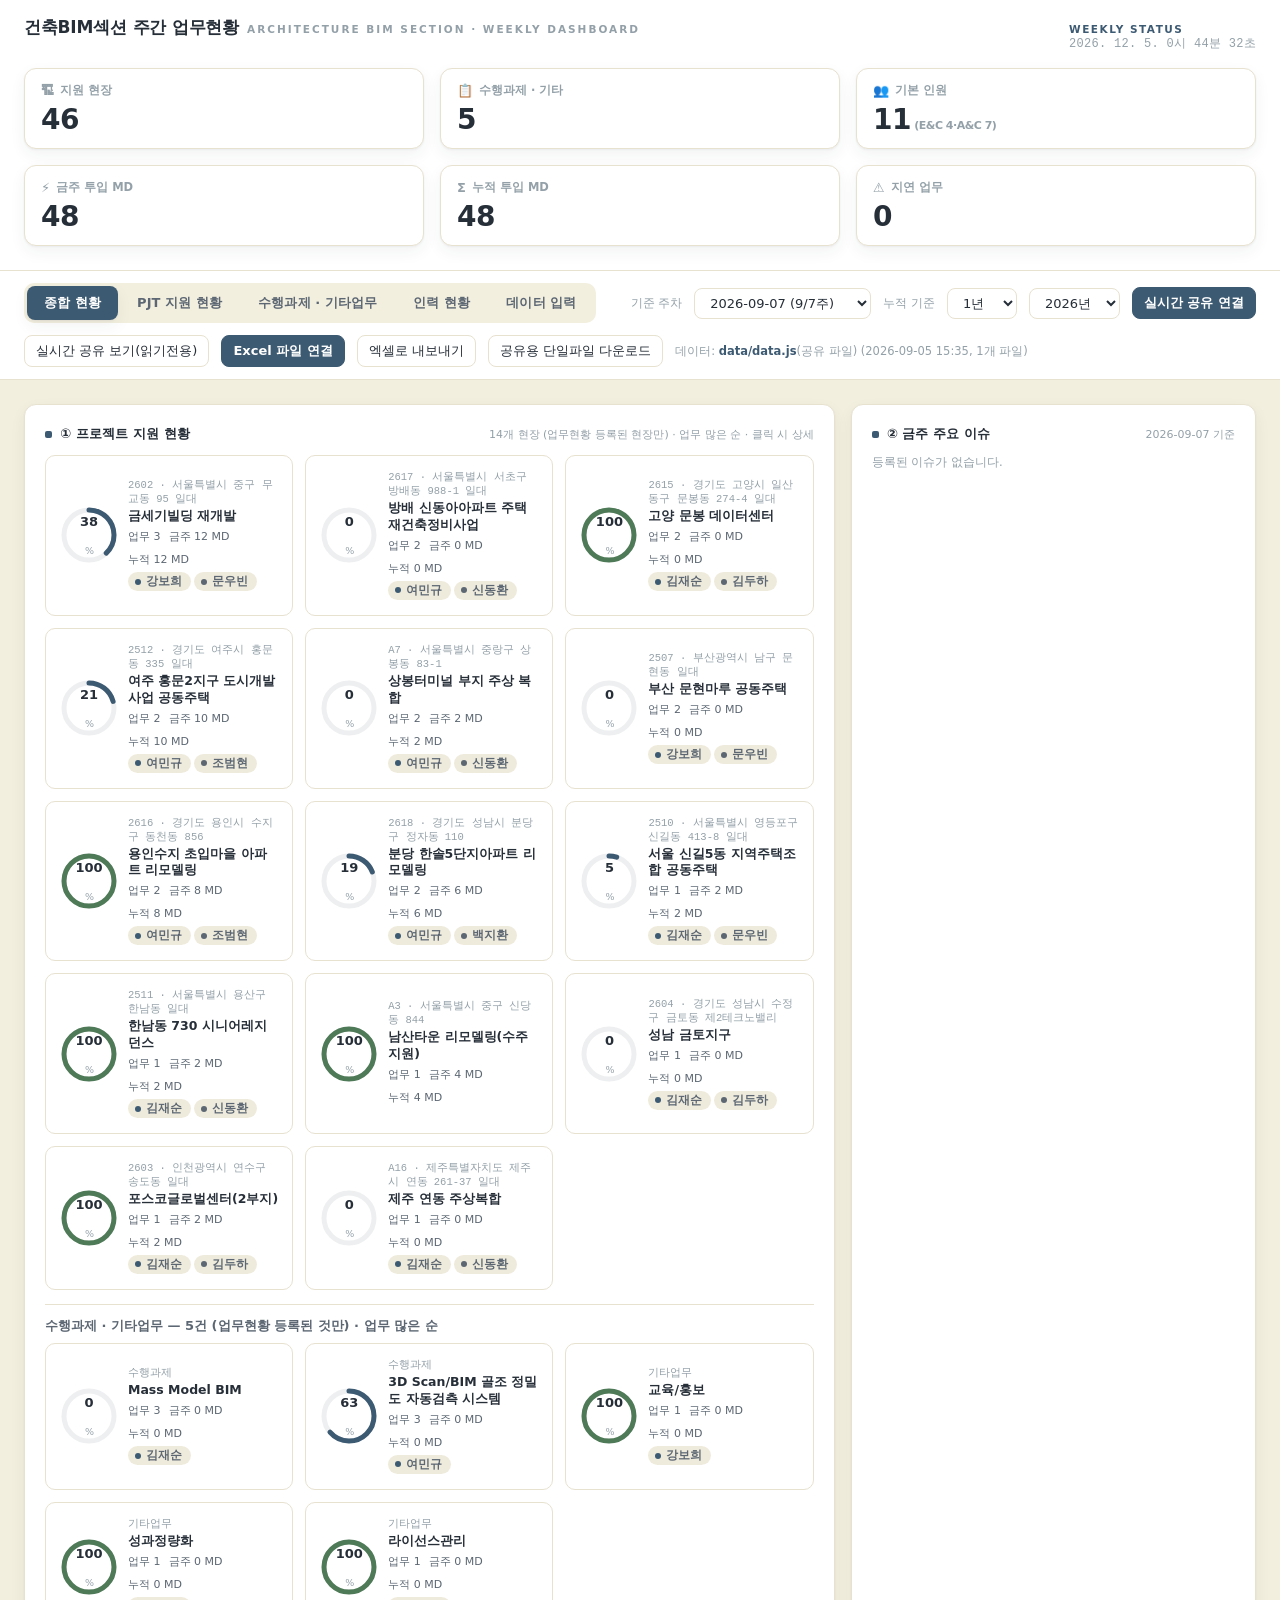
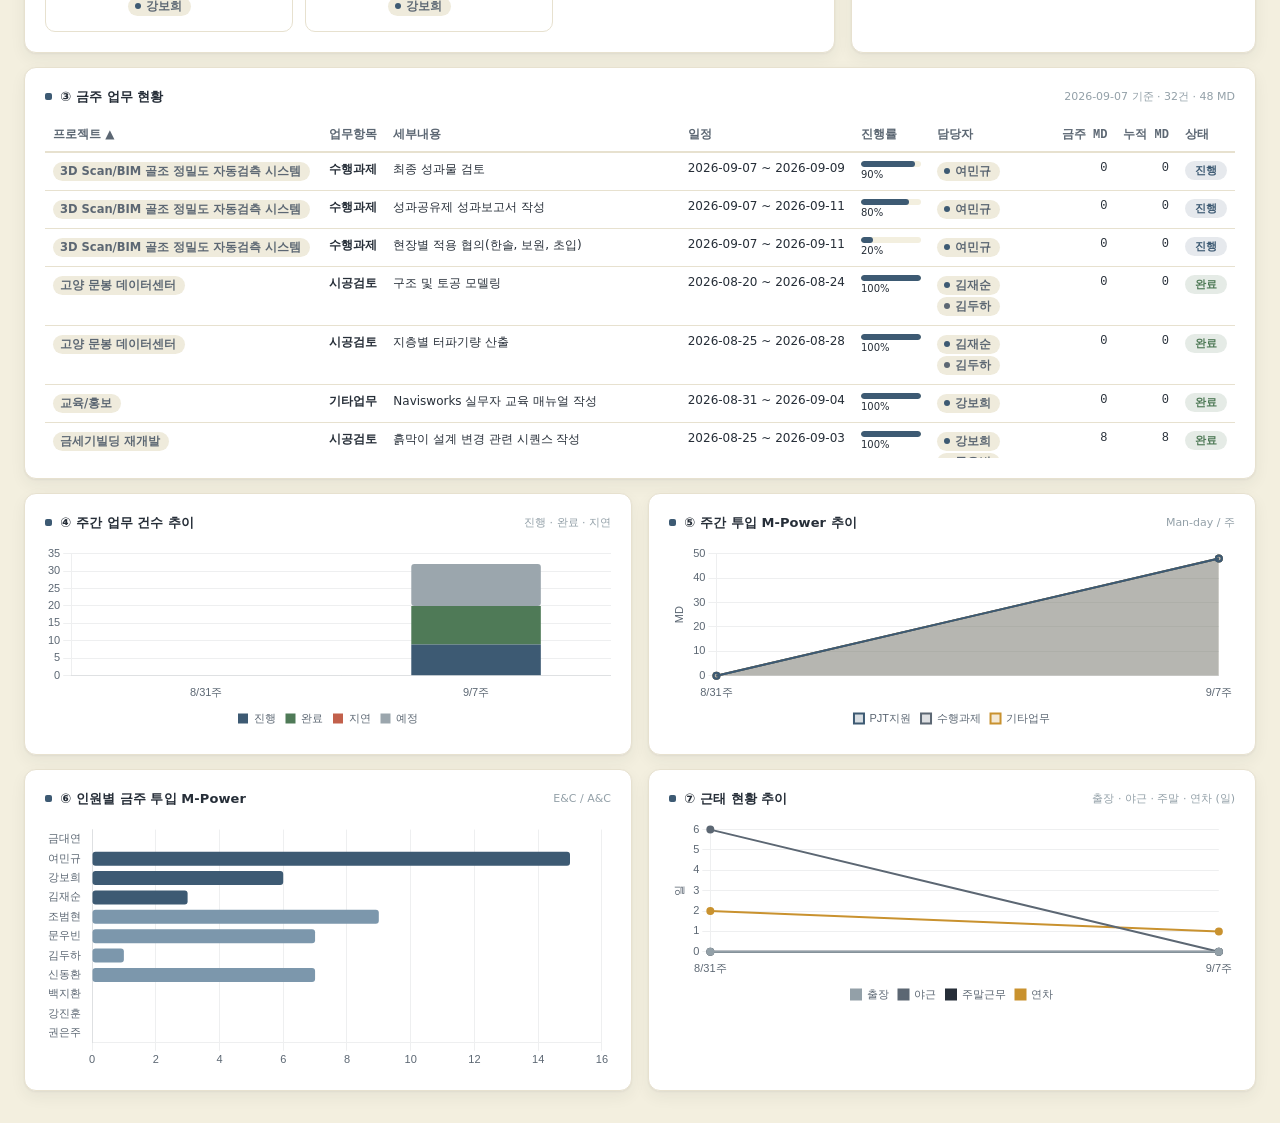
<file: dashboard.html>
<!DOCTYPE html>
<html lang="ko">
<head>
<meta charset="utf-8">
<meta name="viewport" content="width=device-width, initial-scale=1">
<title>건축BIM섹션 주간 업무현황 대쉬보드</title>
<link rel="stylesheet" href="lib/leaflet.css">
<style>
:root{
  /* 무채색(중립) — 배경/표면/테두리/텍스트 */
  --bg:#F3EFDF; --bg2:#FFFFFF; --panel:#FFFFFF; --line:#E7E1CF; --chipbg:#EFEBDC;
  --ink:#262E38; --ink2:#5C6773; --ink3:#93A0A8;
  /* 포인트 컬러 — 최대 4색: 주색상(파랑) + 신호등 3색(초록/주황/빨강). 그 외엔 전부 무채색 */
  --cyan:#3D5A73; --cyan2:#7C97AC;
  --good:#4F7A57; --warn:#C9922F; --warntext:#8A5A12; --bad:#C2604B; --plan:#9BA6AD;
  --enc:#3D5A73; --anc:#5C6773; --fld:#C9922F;
  --shadow:0 1px 2px rgba(38,46,56,.05), 0 6px 16px rgba(38,46,56,.06);
  --radius:12px;
  --sp1:8px; --sp2:16px; --sp3:24px; --sp4:32px;
}
*{box-sizing:border-box}
html,body{margin:0;height:100%;background:var(--bg);color:var(--ink);font-family:"Apple SD Gothic Neo","Noto Sans KR","Malgun Gothic",system-ui,sans-serif;font-size:13px}
body{min-height:100vh}
a{color:var(--cyan)}
/* ---------- header : KPI 우선(F패턴) — 핵심 지표를 최상단에 크게 ---------- */
header{background:var(--bg2);border-bottom:1px solid var(--line)}
.htop{display:flex;align-items:baseline;gap:16px;padding:16px 24px 0}
#clock{font-family:Consolas,monospace;color:var(--ink3);font-size:12px;letter-spacing:.3px}
#clock b{color:var(--cyan);display:block;font-size:10.5px;letter-spacing:1.5px;font-weight:700;font-family:"Apple SD Gothic Neo","Noto Sans KR",system-ui,sans-serif}
h1{margin:0;font-size:17px;font-weight:800;letter-spacing:-.2px;color:var(--ink)}
h1 small{font-size:10.5px;font-weight:600;letter-spacing:2px;color:var(--ink3);margin-left:8px}
.kpis{display:grid;grid-template-columns:repeat(6,1fr);gap:16px;padding:16px 24px 24px}
.kpi{padding:14px 16px;border:1px solid var(--line);background:var(--bg2);border-radius:var(--radius);box-shadow:var(--shadow)}
.kpi .kt{display:flex;align-items:center;gap:6px;color:var(--ink3);font-size:11.5px;font-weight:600;margin-bottom:8px}
.kpi .kt i{font-style:normal;font-size:13px;color:var(--ink3)}
.kpi b{font-size:28px;color:var(--ink);line-height:1;font-weight:800;letter-spacing:-.5px}
.kpi.alert{border-color:rgba(194,96,74,.4)}
.kpi.alert b,.kpi.alert .kt,.kpi.alert .kt i{color:var(--bad)}
/* ---------- toolbar ---------- */
.toolbar{display:flex;align-items:center;gap:12px;padding:12px 24px;flex-wrap:wrap;background:var(--bg2);border-bottom:1px solid var(--line)}
.tabs{display:flex;gap:2px;background:var(--bg);padding:3px;border-radius:10px}
.tab{padding:7px 16px;border:1px solid transparent;color:var(--ink2);cursor:pointer;background:transparent;border-radius:8px;font-weight:600;letter-spacing:.1px}
.tab:hover{color:var(--ink)}
.tab.active{color:#fff;background:var(--cyan);box-shadow:var(--shadow)}
.spacer{flex:1}
select,button,.btn,input[type=text],input[type=date]{font:inherit;color:var(--ink);background:var(--bg2);border:1px solid var(--line);border-radius:8px;padding:6px 11px;cursor:pointer}
select:focus,input:focus{border-color:var(--cyan2);outline:none}
button:hover,.btn:hover{border-color:var(--cyan2);color:var(--cyan)}
select option{color:var(--ink);background:#fff}
.btn.primary{background:var(--cyan);color:#fff;border-color:var(--cyan);font-weight:600}
.btn.primary:hover{background:#44607A;color:#fff}
.status{font-size:11.5px;color:var(--ink3)}
.status b{color:var(--cyan)}
.srcbadge{display:inline-flex;align-items:center;gap:6px;font-size:11.5px;font-weight:600;color:var(--warntext);background:#FBF0DC;border:1px solid var(--warn);border-radius:8px;padding:4px 9px}
.srcbadge b{color:var(--warntext)}
.srcbadge .btn{padding:3px 9px;font-size:11px;font-weight:600;background:var(--warntext);color:#fff;border-color:var(--warntext)}
.srcbadge .btn:hover{background:#6E440D;color:#fff}
.sharewarn{display:flex;gap:10px;align-items:flex-start;background:#FBF0DC;border:1px solid var(--warn);color:var(--warntext);border-radius:10px;padding:12px 14px;margin-bottom:14px;font-size:12.5px;line-height:1.6}
.sharewarn b{color:var(--warntext)}
.sharewarn .ico{font-size:18px;line-height:1}
.sdbadge{display:inline-flex;align-items:center;gap:6px;font-size:11.5px;font-weight:600;color:var(--good);background:#E9F1E9;border:1px solid var(--good);border-radius:8px;padding:4px 9px}
.sdbadge b{color:var(--good)}
.sdbadge a{color:var(--good)}
.sdbadge.ro{color:var(--cyan);background:#E7EEF3;border-color:var(--cyan)}  /* (신규) 읽기 전용 공유 보기 — 쓰기 권한 배지(초록)와 구분되는 파란색 */
.sdbadge.ro b,.sdbadge.ro a{color:var(--cyan)}
#drop{position:fixed;inset:0;background:rgba(243,239,223,.92);display:none;place-items:center;font-size:22px;font-weight:600;color:var(--cyan);z-index:200;border:3px dashed var(--cyan2)}
#drop.on{display:grid}
/* ---------- panels ---------- */
main{padding:24px 24px 32px}
.view{display:none}.view.active{display:block}
.grid{display:grid;gap:16px}
.g3{grid-template-columns:1fr 1.45fr 1fr}
.g2{grid-template-columns:1fr 1fr}
.g2h{grid-template-columns:2fr 1fr}
.panel{position:relative;background:var(--panel);border:1px solid var(--line);padding:20px;border-radius:var(--radius);box-shadow:var(--shadow)}
.panel h3{margin:0 0 12px;font-size:13px;color:var(--ink);letter-spacing:.1px;font-weight:700;display:flex;align-items:center;gap:8px}
.panel h3::before{content:"";width:7px;height:7px;background:var(--cyan);border-radius:2px}
.panel h3 .sub{margin-left:auto;font-weight:400;color:var(--ink3);letter-spacing:0;font-size:11px}
details.panel>summary{cursor:pointer;list-style:revert}
details.panel>summary::marker{color:var(--cyan)}
details.panel:not([open])>summary h3{margin-bottom:0}
details.panel>summary:hover h3{color:var(--cyan)}
.chart{position:relative;height:190px}
.chart.tall{height:250px}
/* ---------- project cards ---------- */
.cards{display:grid;grid-template-columns:repeat(auto-fill,minmax(220px,1fr));gap:12px}
.card{border:1px solid var(--line);background:var(--bg2);padding:14px;cursor:pointer;border-radius:10px;display:grid;grid-template-columns:56px 1fr;gap:12px;align-items:center;transition:.15s}
.card:hover{border-color:var(--cyan2);box-shadow:var(--shadow);transform:translateY(-1px)}
.card .id{font-family:Consolas,monospace;color:var(--ink3);font-size:10.5px}
.card .nm{font-weight:700;color:var(--ink);font-size:12.5px;line-height:1.35;margin:2px 0 4px;display:-webkit-box;-webkit-line-clamp:2;-webkit-box-orient:vertical;overflow:hidden}
.card .meta{font-size:11px;color:var(--ink2);display:flex;gap:8px;flex-wrap:wrap}
.ring{position:relative;width:58px;height:58px}
.ring svg{transform:rotate(-90deg)}
.ring b{position:absolute;inset:0;display:grid;place-items:center;font-size:13px;color:var(--ink);font-weight:700}
.ring b small{font-size:9.5px;color:var(--ink3);margin-left:1px;font-weight:400}
/* ---------- tables ---------- */
table{width:100%;border-collapse:collapse;font-size:12px}
th{color:var(--ink2);font-weight:700;text-align:left;padding:8px 8px;border-bottom:2px solid var(--line);background:transparent;white-space:nowrap}
td{padding:8px 8px;border-bottom:1px solid var(--line);vertical-align:top;color:var(--ink)}
tr:hover td{background:rgba(61,90,115,.05)}
td.num,th.num{text-align:right;font-family:Consolas,monospace}
.chip{display:inline-flex;align-items:center;padding:2px 9px 2px 7px;border-radius:999px;font-size:11.5px;margin:1px 3px 1px 0;white-space:nowrap;font-weight:600;color:var(--ink2);background:var(--chipbg)}
.chip::before{content:"";width:6px;height:6px;border-radius:50%;margin-right:5px;flex-shrink:0;background:var(--ink3)}
.chip.fld::before{background:var(--fld)}
.chip.enc::before{background:var(--enc)}
.chip.anc::before{background:var(--anc)}
.chip.pj{cursor:pointer}
.chip.pj::before{display:none}
.chip.pj:hover{color:var(--cyan);background:rgba(61,90,115,.12)}
.st{display:inline-block;padding:2px 10px;border-radius:999px;font-size:11px;font-weight:700;white-space:nowrap}
.st.진행{background:rgba(61,90,115,.13);color:var(--cyan)}.st.완료{background:rgba(79,122,87,.15);color:var(--good)}
.st.지연{background:rgba(194,96,74,.15);color:var(--bad)}.st.예정{background:rgba(155,166,173,.22);color:var(--ink2)}
.bar{height:6px;background:var(--bg);border-radius:3px;overflow:hidden;min-width:60px}
.bar i{display:block;height:100%;background:var(--cyan);border-radius:3px}
/* 상세 팝업 "일정 · 진행률" 칸: 모든 업무가 같은 시간축(월/주)을 공유하는 미니 간트 – 위치가 실제 일정끼리 서로 비교됨 */
.dgm{position:relative;height:15px;margin-bottom:3px;border-bottom:1px solid var(--line);font-size:10.5px;color:var(--ink3);font-weight:400;min-width:170px}
.dgm span{position:absolute;top:0;height:100%;border-left:1px solid var(--line);padding-left:3px;white-space:nowrap;overflow:hidden;box-sizing:border-box}
.dgtrack{position:relative;height:12px;background:var(--bg);border-radius:2px;min-width:170px}
.dgtrack::before{content:"";position:absolute;inset:0;background:repeating-linear-gradient(90deg,transparent 0,transparent calc(var(--wk) - 1px),rgba(43,52,64,.06) calc(var(--wk) - 1px),rgba(43,52,64,.06) var(--wk));pointer-events:none;border-radius:2px}
.dgseg{position:absolute;top:0;height:100%;border-radius:2px;overflow:hidden;background:rgba(155,166,173,.3)}
.dgseg i{display:block;height:100%}
.dgtoday{position:absolute;top:-2px;bottom:-2px;width:0;border-left:1.5px dashed var(--bad);z-index:2}
.scroll{overflow:auto;max-height:340px}
/* ---------- gantt ---------- */
.gantt{--label:250px;border:1px solid var(--line);border-radius:10px;overflow:hidden;font-size:11.5px}
.gantt .hdr,.gantt .row{display:grid;grid-template-columns:var(--label) 1fr}
.gantt .hdr{background:var(--bg);border-bottom:1px solid var(--line)}
.gantt .hdr .lbl{padding:7px 10px;color:var(--ink2);font-weight:700}
.gantt .months{position:relative;height:28px}
.gantt .months span{position:absolute;top:0;height:100%;border-left:1px solid var(--line);padding:6px 4px;color:var(--ink3);white-space:nowrap;overflow:hidden;font-size:11px}
.gantt .row{border-bottom:1px solid var(--line);min-height:30px}
.gantt .row:hover{background:rgba(61,90,115,.04)}
.gantt .lbl{padding:5px 10px;display:flex;flex-direction:column;justify-content:center;overflow:hidden}
.gantt .lbl b{color:var(--ink);font-weight:600;white-space:nowrap;overflow:hidden;text-overflow:ellipsis}
.gantt .lbl small{color:var(--ink3);font-size:11.5px;white-space:nowrap;overflow:hidden;text-overflow:ellipsis}
.gantt .tl{position:relative}
.gantt .tl::before{content:"";position:absolute;inset:0;background:repeating-linear-gradient(90deg,transparent 0,transparent calc(var(--wk) - 1px),rgba(43,52,64,.05) calc(var(--wk) - 1px),rgba(43,52,64,.05) var(--wk))}
.gantt .bar2{position:absolute;top:8px;height:14px;border-radius:4px;background:rgba(61,90,115,.22);border:1px solid rgba(61,90,115,.4);overflow:hidden;cursor:default}
.gantt .bar2 i{display:block;height:100%;background:var(--cyan)}
.gantt .bar2.완료{background:rgba(79,122,87,.2);border-color:rgba(79,122,87,.45)}.gantt .bar2.완료 i{background:var(--good)}
.gantt .bar2.지연{border-color:rgba(194,96,74,.55)}.gantt .bar2.지연 i{background:var(--bad)}
.gantt .bar2.예정{background:rgba(155,166,173,.2);border-style:dashed}
.gantt .pct{position:absolute;top:7px;white-space:nowrap;color:var(--ink2);font-size:11.5px;pointer-events:none}
.gantt .today{position:absolute;top:0;bottom:0;width:0;border-left:1.5px dashed var(--warn);z-index:2}
.gantt .week{position:absolute;top:0;bottom:0;background:rgba(61,90,115,.08);border-left:1px solid rgba(61,90,115,.35);border-right:1px solid rgba(61,90,115,.35);z-index:1}
.gantt .body{position:relative}
.gantt .body .today,.gantt .body .week{left:0}
/* ---------- project block ---------- */
.pblock{margin:0 0 22px;padding:14px 14px 10px;border:1px solid var(--line);border-radius:12px;background:var(--bg2)}
.pblock+.pblock{position:relative}
.phead{display:flex;align-items:center;gap:14px;flex-wrap:wrap;margin-bottom:10px;padding-bottom:8px;border-bottom:1px solid var(--line)}
.phead .t{font-size:15px;font-weight:700;color:var(--ink)}
.phead .t small{font-family:Consolas,monospace;color:var(--ink3);font-weight:400;margin-right:8px}
.phead .m{color:var(--ink3);font-size:11.5px}
.phead .m b{color:var(--ink);font-size:14px}
.filters{display:flex;gap:8px;align-items:center;margin-bottom:12px;flex-wrap:wrap}
/* ---------- staff ---------- */
.people{display:grid;grid-template-columns:repeat(auto-fill,minmax(250px,1fr));gap:12px}
.person{border:1px solid var(--line);border-left:3px solid var(--enc);background:var(--bg2);padding:10px 12px;border-radius:10px}
.person.anc{border-left-color:var(--anc)}
.person .nm{display:flex;align-items:baseline;gap:6px}.person .nm b{font-size:14px;color:var(--ink)}.person .nm span{color:var(--ink3);font-size:11px}
.person .nm em{margin-left:auto;font-style:normal;font-family:Consolas,monospace;color:var(--ink3)}
.person .pjs{margin:6px 0}
.att{display:grid;grid-template-columns:auto 1fr auto;gap:3px 8px;align-items:center;font-size:11px;color:var(--ink2)}
.att .bar{height:5px}
.att .bar i.trip{background:var(--c2)}.att .bar i.ot{background:var(--c5)}.att .bar i.we{background:var(--c3)}.att .bar i.lv{background:var(--c4)}
.att b{font-family:Consolas,monospace;color:var(--ink);min-width:22px;text-align:right}
.heat td{text-align:center;font-family:Consolas,monospace;padding:5px 6px}
.heat td.v{color:var(--ink)}
.heat td.dc{padding:3px 3px;text-align:center}
.dcode{display:inline-block;min-width:16px;padding:1px 3px;border-radius:4px;font-size:11px;color:#fff;font-weight:700;margin:0 1px}
.dstrip{display:grid;grid-template-columns:repeat(7,1fr);gap:3px;margin-top:8px}
.dstrip .d{text-align:center;font-size:11px;color:var(--ink3);background:var(--bg);border-radius:6px;padding:3px 0}
.dstrip .d.we span{color:var(--warntext)}
.dstrip .d span{display:block}
.dstrip .d i{display:inline-block;min-width:16px;padding:1px 2px;border-radius:4px;font-size:11px;color:#fff;font-style:normal;font-weight:700;margin-top:2px}
.dstrip .d i.none{background:transparent;height:14px}
.legend{display:flex;gap:12px;font-size:11px;color:var(--ink2);flex-wrap:wrap}
.legend i{display:inline-block;width:10px;height:10px;border-radius:3px;margin-right:4px;vertical-align:-1px}
/* ---------- modal ---------- */
.modal{position:fixed;display:none;flex-direction:column;background:var(--bg2);border:1px solid var(--line);box-shadow:0 20px 60px rgba(43,52,64,.25);z-index:100;resize:both;overflow:hidden;min-width:520px;min-height:360px;border-radius:14px}
.modal.open{display:flex}
.mh{display:flex;align-items:center;gap:10px;padding:10px 14px;background:var(--bg);border-bottom:1px solid var(--line);cursor:move;user-select:none}
.mh .t{font-weight:700;color:var(--ink);font-size:14px;flex:1;white-space:nowrap;overflow:hidden;text-overflow:ellipsis}
.mh .t small{font-family:Consolas,monospace;color:var(--ink3);margin-right:8px;font-weight:400}
.mh button{padding:3px 9px;font-size:12px}
.mb{flex:1;overflow:auto;padding:14px 16px}
.mb .grid{gap:12px}
.field{display:grid;grid-template-columns:96px 1fr;gap:4px 8px;font-size:12px;margin-bottom:4px}
.field dt{color:var(--ink3)}.field dd{margin:0;color:var(--ink)}
.map{height:230px;border:1px solid var(--line);border-radius:10px;background:var(--bg)}
.resize-hint{position:absolute;right:2px;bottom:2px;width:14px;height:14px;border-right:2px solid var(--line);border-bottom:2px solid var(--line);pointer-events:none;opacity:.8}
#backdrop{position:fixed;inset:0;background:rgba(43,52,64,.35);display:none;z-index:90}
#backdrop.on{display:block}
/* ---------- viewer ---------- */
#viewer .mb{padding:0;display:flex;flex-direction:row;overflow:hidden}
#vcanvas{flex:1;position:relative;background:radial-gradient(ellipse at 50% 40%,#3a4552,#20262d 75%)}
#vcanvas canvas{display:block;width:100%;height:100%}
#vside{width:250px;border-left:1px solid var(--line);display:flex;flex-direction:column;overflow:hidden;background:var(--bg2)}
#vside h4{margin:0;padding:8px 10px;font-size:11.5px;color:var(--ink2);letter-spacing:.5px;border-bottom:1px solid var(--line);background:var(--bg);font-weight:700}
#vside .sec{overflow:auto;padding:6px 10px;font-size:11.5px}
#vside .sec.grow{flex:1}
#vside label{display:flex;gap:6px;align-items:center;padding:2px 0;color:var(--ink2);cursor:pointer}
#vside label i{width:9px;height:9px;border-radius:2px;display:inline-block}
#vprops .k{color:var(--ink3)}#vprops .v{color:var(--ink);word-break:break-all}
#vprops .ps{margin-top:6px;color:var(--cyan);font-weight:600}
#vprops table td{padding:2px 4px;font-size:11px;border-bottom:1px solid var(--line)}
.vtb{display:flex;gap:6px;align-items:center;padding:8px 10px;border-bottom:1px solid var(--line);background:var(--bg2);flex-wrap:wrap}
.vtb button,.vtb select{padding:4px 9px;font-size:11.5px}
.vtb .status{margin-left:auto}
.vtb .vsep{width:1px;height:18px;background:var(--line);margin:0 2px}
.vtb button.on{border-color:var(--cyan);background:var(--cyan);color:#fff}
#vPath{margin-left:0;max-width:220px;overflow:hidden;text-overflow:ellipsis;white-space:nowrap;font-family:Consolas,monospace}
#vlabels{position:absolute;inset:0;pointer-events:none;overflow:hidden}
#vlabels span{position:absolute;transform:translate(-50%,-120%);background:rgba(255,255,255,.95);border:1px solid var(--cyan);color:var(--ink);font-size:11px;padding:2px 6px;border-radius:5px;font-family:Consolas,monospace;white-space:nowrap}
#vSearchRes div{padding:2px 4px;cursor:pointer;color:var(--ink2);white-space:nowrap;overflow:hidden;text-overflow:ellipsis}
#vSearchRes div:hover{color:var(--ink);background:var(--bg)}
#vload{position:absolute;inset:0;display:none;place-items:center;background:rgba(32,38,45,.75);color:#fff;font-size:14px;z-index:5;text-align:center}
#vload.on{display:grid}
#vload .pb{width:260px;height:6px;background:rgba(255,255,255,.2);margin:10px auto 0;border-radius:3px;overflow:hidden}
#vload .pb i{display:block;height:100%;background:#7C97AC;width:0}
#vhint{position:absolute;left:10px;bottom:8px;font-size:11.5px;color:rgba(255,255,255,.65);pointer-events:none}
input[type=range]{accent-color:var(--cyan)}
.empty{color:var(--ink3);padding:20px;text-align:center}
/* ---------- 데이터 입력(편집) ---------- */
.editbar{display:flex;align-items:center;gap:8px;flex-wrap:wrap;margin-bottom:10px}
.editbar .status{margin-left:4px}
table.edittbl{border-collapse:collapse}
table.edittbl th{white-space:nowrap}
table.edittbl td{padding:3px 4px}
table.edittbl input,table.edittbl select{width:100%;min-width:56px;font-size:11.5px;padding:5px 7px;background:var(--bg2);border:1px solid var(--line);color:var(--ink);border-radius:6px}
table.edittbl input:focus,table.edittbl select:focus{border-color:var(--cyan2);background:#fff;outline:none}
table.edittbl input[type=number]{min-width:52px}
table.edittbl input[type=date]{min-width:118px}
#editTasks thead th,#editProjects thead th,#weekTbl thead th{position:sticky;top:0;z-index:2;background:var(--bg2);box-shadow:0 2px 0 var(--line)}
#weekTbl thead th{cursor:pointer;user-select:none}
#weekTbl thead th:hover{color:var(--cyan)}
.rmrow{background:none;border:1px solid transparent;color:var(--bad);font-size:13px;padding:3px 7px;cursor:pointer;border-radius:6px}
.rmrow:hover{border-color:var(--bad);background:rgba(194,96,74,.1)}
@media (max-width:1300px){.g3{grid-template-columns:1fr 1fr}.g3 .span2{grid-column:span 2}.kpis{grid-template-columns:repeat(3,1fr)}}
@media (max-width:900px){.g3,.g2,.g2h{grid-template-columns:1fr}.g3 .span2{grid-column:auto}.kpis{grid-template-columns:repeat(2,1fr)}}
</style>
</head>
<body>
<div id="drop">Excel 파일을 여기에 놓으세요 (여러 파일 가능)</div>
<div id="backdrop"></div>

<header>
  <div class="htop">
    <h1>건축BIM섹션 주간 업무현황<small>ARCHITECTURE BIM SECTION · WEEKLY DASHBOARD</small></h1>
    <div class="spacer"></div>
    <div id="clock"><b>WEEKLY STATUS</b><span id="clockv"></span></div>
  </div>
  <div class="kpis" id="kpis"></div>
</header>

<div class="toolbar">
  <div class="tabs">
    <div class="tab active" data-v="overview">종합 현황</div>
    <div class="tab" data-v="pjt">PJT 지원 현황</div>
    <div class="tab" data-v="task">수행과제 · 기타업무</div>
    <div class="tab" data-v="staff">인력 현황</div>
    <div class="tab" data-v="edit">데이터 입력</div>
  </div>
  <div class="spacer"></div>
  <label class="status">기준 주차</label>
  <select id="weekSel"></select>
  <label class="status" title="누적 MD(현장별·과제별·인원별 누적 투입, 프로젝트 상세의 누적 MD 등)를 계산하는 기간 기준">누적 기준</label>
  <select id="accMode"><option value="year">1년</option><option value="quarter">분기</option><option value="month">월</option></select>
  <select id="accVal"></select>
  <button class="btn primary" id="btnSharedLink" title="편집 권한이 있는 사람(예: OneDrive/SharePoint 공유 폴더에 '편집' 권한으로 초대된 부서원)이 사용합니다. 같은 JSON 파일 하나에 팀원 전체가 연결하면, 누가 '데이터 입력' 탭에서 무엇을 고치든 몇 초 안에 서로의 화면에 자동으로 반영됩니다 (Chrome/Edge 필요, 최초 1명이 새로 만들고 나머지는 그 파일에 연결)">실시간 공유 연결</button>
  <button class="btn" id="btnSharedLinkView" title="편집 권한 없이 '읽기'만 가능한 사람(예: 전사 열람 대상)이 사용합니다. 같은 공유 파일을 선택하면 편집은 할 수 없지만, 편집자들이 저장한 내용이 몇 초 안에 자동으로 화면에 반영됩니다 (Chrome/Edge 필요)">실시간 공유 보기(읽기전용)</button>
  <button class="btn primary" id="btnExcelLink" title="Excel 파일을 연결하면 저장할 때마다 자동으로 대쉬보드에 반영됩니다 (여러 파일 가능)">Excel 파일 연결</button>
  <input type="file" id="fileExcel" accept=".xlsx,.xlsm,.xls" multiple hidden>
  <button class="btn" id="btnExport" title="현재 화면(대쉬보드 위 '데이터 입력' 탭 포함)의 데이터를 기존 시트 구조 그대로 엑셀로 저장합니다. 저장된 파일은 지금 쓰시는 취합 방식(Excel 파일 연결 / build_dashboard.py)에 그대로 이어 쓰면 됩니다.">엑셀로 내보내기</button>
  <button class="btn" id="btnSingleExport" title="지금 화면에 표시된 데이터 그대로(방금 화면에서 입력·수정한 내용 포함) '데이터 입력' 탭만 빼고 통째로 하나의 HTML 파일로 다운로드합니다. 이메일 첨부 등 외부 공유용. 파일을 직접 더블클릭(file://)해서 연 경우, 이미 단일파일(dashboard_single.html)이면 바로 되고, 다중 파일(dashboard.html)이면 처음 한 번만 이 dashboard.html이 든 폴더를 선택해 달라는 창이 뜨고 이후에는 자동으로 기억합니다.">공유용 단일파일 다운로드</button>
  <input type="file" id="folderPicker" webkitdirectory multiple hidden>
  <span class="status" id="srcStatus"></span>
</div>

<main>
  <!-- ======================= 종합 ======================= -->
  <section class="view active" id="v-overview">
    <div class="grid g2h">
      <div class="panel"><h3>① 프로젝트 지원 현황<span class="sub" id="hubSub"></span></h3><div class="cards" id="hub"></div>
        <div style="margin-top:14px;padding-top:12px;border-top:1px solid var(--line)"><div class="sub" id="hub2Sub" style="font-weight:600;color:var(--ink2);margin-bottom:8px"></div><div class="cards" id="hub2"></div></div>
      </div>
      <div class="panel"><h3>② 금주 주요 이슈<span class="sub" id="issueSub"></span></h3><div id="issues" style="max-height:420px;overflow:auto"></div></div>
    </div>
    <div class="grid g3" style="margin-top:14px">
      <div class="panel" style="grid-column:span 3"><h3>③ 금주 업무 현황<span class="sub" id="weekTblSub"></span></h3><div class="scroll" id="weekTbl"></div></div>
    </div>
    <div class="grid g2" style="margin-top:14px">
      <div class="panel"><h3>④ 주간 업무 건수 추이<span class="sub">진행 · 완료 · 지연</span></h3><div class="chart"><canvas id="chCount"></canvas></div></div>
      <div class="panel"><h3>⑤ 주간 투입 M-Power 추이<span class="sub">Man-day / 주</span></h3><div class="chart"><canvas id="chTrend"></canvas></div></div>
    </div>
    <div class="grid g2" style="margin-top:14px">
      <div class="panel"><h3>⑥ 인원별 금주 투입 M-Power<span class="sub">E&amp;C / A&amp;C</span></h3><div class="chart tall"><canvas id="chPerson"></canvas></div></div>
      <div class="panel"><h3>⑦ 근태 현황 추이<span class="sub">출장 · 야근 · 주말 · 연차 (일)</span></h3><div class="chart"><canvas id="chAtt"></canvas></div></div>
    </div>
  </section>

  <!-- ======================= PJT지원 ======================= -->
  <section class="view" id="v-pjt">
    <div class="grid g3" style="margin-bottom:14px">
      <div class="panel"><h3>① 현장별 진행률<span class="sub">업무 평균 (기준주차)</span></h3><div class="chart tall"><canvas id="chPjtProg"></canvas></div></div>
      <div class="panel"><h3>② 현장별 누적 투입 M-Power<span class="sub">MD</span></h3><div class="chart tall"><canvas id="chPjtMd"></canvas></div></div>
      <div class="panel"><h3>③ 현장별 주간 투입 추이<span class="sub">금주 투입 현장만</span></h3><div class="chart tall"><canvas id="chPjtTrend"></canvas><div id="pjtTrendEmpty" class="empty" style="position:absolute;inset:0;display:none;place-items:center"></div></div></div>
    </div>
    <div class="panel">
      <h3>④ 현장별 세부 업무 일정<span class="sub">막대: 일정(시작~종료) · 채움: 진행률 · 음영: 기준주차 · 점선: 오늘</span></h3>
      <div class="filters">
        <select id="pjtFilter"><option value="">전체 현장</option></select>
        <select id="pjtPerson"><option value="">전체 담당자</option></select>
        <label class="status"><input type="checkbox" id="pjtDone" checked> 완료 업무 표시</label>
      </div>
      <div id="pjtBlocks"></div>
    </div>
  </section>

  <!-- ======================= 수행과제/기타 ======================= -->
  <section class="view" id="v-task">
    <div class="grid g2" style="margin-bottom:14px">
      <div class="panel"><h3>과제별 누적 투입 M-Power</h3><div class="chart"><canvas id="chTaskMd"></canvas></div></div>
      <div class="panel"><h3>과제별 주간 투입 추이</h3><div class="chart"><canvas id="chTaskTrend"></canvas></div></div>
    </div>
    <div class="panel">
      <h3>수행과제 · 기타업무 일정</h3>
      <div class="filters">
        <select id="taskCat"><option value="">수행과제 + 기타업무</option><option value="수행과제">수행과제</option><option value="기타업무">기타업무</option></select>
        <select id="taskPerson"><option value="">전체 담당자</option></select>
        <label class="status"><input type="checkbox" id="taskDone" checked> 완료 업무 표시</label>
      </div>
      <div id="taskBlocks"></div>
    </div>
  </section>

  <!-- ======================= 인력 ======================= -->
  <section class="view" id="v-staff">
    <div class="grid g2" style="margin-bottom:14px">
      <div class="panel"><h3>소속별 투입 M-Power 추이</h3><div class="chart tall"><canvas id="chOrgTrend"></canvas></div></div>
      <div class="panel"><h3>인원별 누적 투입 M-Power</h3><div class="chart tall"><canvas id="chPersonCum"></canvas></div></div>
    </div>
    <div class="panel" style="margin-bottom:14px"><h3>기준주차 요일별 근태 (인원 × 월~일)<span class="sub" id="attWeekSub"></span></h3><div class="scroll" id="attWeek" style="max-height:420px"></div></div>
    <div class="panel" style="margin-bottom:14px"><h3>POSCO E&amp;C<span class="sub" id="encSub"></span></h3><div class="people" id="peopleEnc"></div></div>
    <div class="panel" style="margin-bottom:14px"><h3>POSCO A&amp;C<span class="sub" id="ancSub"></span></h3><div class="people" id="peopleAnc"></div></div>
    <div class="panel"><h3>주차별 요일 근태 현황표 <select id="attMonthSel" style="margin-left:6px"></select><span class="sub">월~일 · 출장/야근/주말/연차/반차 · 선택한 월의 주차만 표시</span></h3><div class="scroll" id="attTable"></div></div>
  </section>

  <!-- ======================= 데이터 입력 ======================= -->
  <section class="view" id="v-edit">
    <div class="sharewarn"><span class="ico">⚠</span><div>
      <b>이 탭에서 입력한 내용은 기본적으로 지금 사용 중인 이 컴퓨터(브라우저)에만 저장됩니다</b> — NAS는 폴더 접근 권한이 있는 사람만 파일을 열 수 있어(현재는 담당자 1인) 다른 부서원의 자동 공유에는 쓸 수 없습니다.<br>
      여러 사람의 입력을 서로의 화면에 자동으로 반영하려면: <b>① (권장) OneDrive/SharePoint 공유 폴더</b>에 <u>같은</u> 공유 JSON 파일 하나를 두고(부서원에게는 "편집", 전사 열람 대상에게는 "읽기" 권한 부여 → 각자 "OneDrive에 바로가기 추가"로 동기화), 편집 권한이 있는 분은 상단 <b>`실시간 공유 연결`</b>로, 읽기 권한만 있는 분(전사 열람)은 <b>`실시간 공유 보기(읽기전용)`</b>로 그 파일에 연결 — 누가 무엇을 고치든 몇 초 안에 전원의 화면에 자동 반영되고, 삭제도 함께 반영됩니다. ② 각자 엑셀 템플릿에 작성 → 취합 담당자가 모아 <code>python build_dashboard.py</code> 실행. ③ 이 화면에서 입력 후 상단 <b>`엑셀로 내보내기`</b>로 파일을 만들어 취합 담당자에게 전달. ④ 팀원 전체가 <b>`Excel 파일 연결`</b>로 같은 공유 엑셀 파일 하나에 연결(읽기 전용 자동 반영). 지금 이 화면 아래 표는 위 방법으로 연결돼 있지 않다면 <b>나만 보이는 개인 편집본</b>입니다.
    </div></div>
    <div class="panel" style="margin-bottom:14px">
      <h3>① 업무현황<span class="sub" id="editTaskSub"></span></h3>
      <div class="editbar">
        <button class="btn primary" id="addTask">+ 업무 추가</button>
        <button class="btn" id="sortTaskByProj" title="지금 목록을 프로젝트명 가나다순으로 한 번 정렬합니다 (자동 정렬 아님 — 누를 때만 정렬됩니다)">프로젝트명순 정렬</button>
        <label class="status">주차</label><select id="editTaskWeek"></select>
        <input type="text" id="editTaskSearch" placeholder="프로젝트ID / 업무명 검색" style="width:180px">
      </div>
      <div class="scroll" id="editTasks" style="max-height:460px"></div>
    </div>
    <div class="panel" style="margin-bottom:14px">
      <h3>② 인력현황(근태)<span class="sub">칸에 출장/야근/주말/연차/반차 중 해당 사항을 쉼표로 입력 (예: 출장,야근) · 비우면 없음</span></h3>
      <div class="editbar">
        <label class="status">입력 주차</label><select id="editStaffWeek"></select>
        <input type="date" id="editStaffWeekPick" title="목록에 없는 주차로 이동 (요일 아무 날짜나 선택하면 해당 주 월요일로 이동)">
        <button class="btn" id="editStaffWeekGo">주차 이동</button>
      </div>
      <div class="scroll" id="editStaff" style="max-height:460px"></div>
    </div>
    <details class="panel" style="margin-bottom:14px">
      <summary><h3>③ 프로젝트개요<span class="sub">신규 현장/과제 등록 · 기존 정보 수정 (펼쳐서 편집) · IFC 파일 지정은 프로젝트 상세 팝업의 3D 뷰어에서 그대로 진행</span></h3></summary>
      <div class="editbar"><button class="btn primary" id="addProj">+ 프로젝트 추가</button><button class="btn" id="sortProj" title="지금 목록을 프로젝트ID 오름차순으로 한 번 정렬합니다 (자동 정렬 아님 — 누를 때만 정렬됩니다)">ID순 정렬</button><span class="status">새로 추가한 프로젝트는 항상 맨 아래에 나타납니다. 목록을 ID순으로 보고 싶으면 위 "ID순 정렬" 버튼을 누르세요(자동으로 정렬되지 않습니다). 칸을 수정하고 다른 곳을 클릭하면(포커스 아웃) 대쉬보드 전체에 바로 반영됩니다. ID는 업무현황과 연결되는 값이니 기존 프로젝트의 ID는 되도록 바꾸지 마세요.</span></div>
      <div class="scroll" id="editProjects" style="max-height:420px"></div>
    </details>
    <details class="panel">
      <summary><h3>④ 인원(기본 명단)<span class="sub">인력 현황 탭에 표시되는 순서 = 이 목록 순서 · POSCO E&amp;C / A&amp;C 구분 입력 (펼쳐서 편집)</span></h3></summary>
      <div class="scroll" id="editMembers" style="max-height:400px"></div>
    </details>
  </section>
</main>

<!-- ======================= 프로젝트 상세 팝업 ======================= -->
<div class="modal" id="pmodal" style="width:1080px;height:720px">
  <div class="mh" data-drag="pmodal"><div class="t" id="pmTitle"></div>
    <button data-max="pmodal" title="최대화/복원">▢</button><button data-close="pmodal">✕</button></div>
  <div class="mb" id="pmBody"></div><div class="resize-hint"></div>
</div>

<!-- ======================= IFC 3D 뷰어 ======================= -->
<div class="modal" id="viewer" style="width:1280px;height:720px">
  <div class="mh" data-drag="viewer"><div class="t" id="vTitle">3D Viewer</div>
    <button data-max="viewer">▢</button><button data-close="viewer">✕</button></div>
  <div class="vtb">
    <span class="status" id="vPath" title="프로젝트개요 시트의 IFC경로"></span>
    <select id="vFile"></select>
    <button id="vOpen" title="선택한 파일 열기">열기</button>
    <button id="vPick" class="primary" title="이 프로젝트의 IFC 파일을 선택하면 바로 열리고, 브라우저가 프로젝트별로 기억합니다">파일 지정…</button>
    <input type="file" id="vPickInput" accept=".ifc,.ifczip" multiple hidden>
    <span class="vsep"></span>
    <button data-view="iso" title="등각 (키 1)">등각</button><button data-view="top" title="평면 (키 2)">평면</button><button data-view="front" title="정면 (키 3)">정면</button><button data-view="side" title="측면 (키 4)">측면</button>
    <button id="vFit" title="전체 화면 맞춤 (F)">맞춤</button>
    <span class="vsep"></span>
    <button id="vHide" title="선택 요소 숨기기 (H)">숨김</button><button id="vIso" title="선택 요소만 보기 (I)">격리</button><button id="vShowAll" title="모두 표시 (A)">전체</button>
    <span class="vsep"></span>
    <button id="vWire" title="투명 보기 (X)">X-Ray</button>
    <button id="vEdge" title="외곽선 표시 (E)">외곽선</button>
    <button id="vMeasure" title="두 점 거리 측정 (M) · 우클릭으로 종료">측정</button>
    <button id="vShot" title="현재 화면 PNG 저장">캡처</button>
    <label class="status">단면(Z) <input type="range" id="vClip" min="0" max="100" value="100" style="width:100px;vertical-align:middle"></label>
    <span class="status" id="vStatus"></span>
  </div>
  <div class="mb">
    <div id="vcanvas"><div id="vload"><div><span id="vloadMsg">로딩 중…</span><div class="pb"><i id="vloadBar"></i></div></div></div><div id="vlabels"></div><div id="vhint">좌드래그 회전 · 우드래그/휠드래그 이동 · 휠 확대 · 클릭 선택 · 더블클릭 확대 · Esc 선택해제</div></div>
    <div id="vside">
      <h4>검색</h4><div class="sec" style="max-height:170px"><input type="text" id="vSearch" placeholder="이름 / GlobalId / 유형 검색 후 Enter" style="width:100%"><div id="vSearchRes"></div></div>
      <h4>층 (STOREY)</h4><div class="sec" id="vStoreys"></div>
      <h4>요소 유형</h4><div class="sec" id="vTypes" style="max-height:150px"></div>
      <h4>선택 요소 속성</h4><div class="sec grow" id="vprops"><span class="status">요소를 클릭하면 속성이 표시됩니다.</span></div>
    </div>
  </div>
  <div class="resize-hint"></div>
</div>

<script src="lib/xlsx.full.min.js"></script>
<script src="lib/chart.umd.min.js"></script>
<script src="lib/leaflet.js"></script>
<script src="lib/three.min.js"></script>
<script src="data/data.js"></script>
<script>
/* ============================================================ 데이터 */
const DEFAULT_MEMBERS = [['금대연','POSCO E&C','리더'],['여민규','POSCO E&C','과장'],['강보희','POSCO E&C','과장'],['김재순','POSCO E&C','대리'],['조범현','POSCO A&C','차장'],['문우빈','POSCO A&C','대리'],['김두하','POSCO A&C','대리'],['신동환','POSCO A&C','대리'],['백지환','POSCO A&C','대리'],['강진훈','POSCO A&C','사원'],['권은주','POSCO A&C','사원']].map(([name, org, rank]) => ({name, org, rank}));
const MEMBERS_VERSION = '2026-09-08';  // 인원 명단을 다시 확정할 때 이 값을 바꾸면, 브라우저에 저장돼 있던 예전 명단을 한 번만 아래 DEFAULT_MEMBERS로 갱신합니다 (그 이후의 수동 수정은 그대로 유지됩니다).
const DAYK = ['mon','tue','wed','thu','fri','sat','sun'], DAYN = ['월','화','수','목','금','토','일'];
const ATT = {'출': ['출장', '#93A0A8'], '야': ['야근', '#5C6773'], '주': ['주말근무', '#262E38'], '연': ['연차', '#C9922F'], '반': ['반차', '#8A5A12']};
const CAT = {PJT지원:'PJT지원', 수행과제:'수행과제', 기타업무:'기타업무'};
/* 다중 선 그래프(현장/과제별 추이)처럼 여러 계열을 동시에 구분해야 할 때만 쓰는 팔레트 — 전부 주색상(파랑)·중립회색·신호색(초록/주황/빨강)의 톤 변형이며 새로운 색상을 추가하지 않음 */
const COLORS = ['#3D5A73','#7C97AC','#5C6773','#93A0A8','#4F7A57','#C9922F','#C2604B','#8A5A12'];
const CATCOL = {PJT지원:'#3D5A73', 수행과제:'#5C6773', 기타업무:'#C9922F'};
const statusColor = pct => pct >= 100 ? '#4F7A57' : pct > 0 ? '#3D5A73' : '#9BA6AD';
let DATA = {projects:[], tasks:[], staff:[], members:[]};
let WEEKS = [], WEEK = null;
let ACC_MODE = 'year', ACC_YEAR = null, ACC_Q = null, ACC_MONTH = null;  // 데이터 누적(mdCum) 기준 기간
let ATT_MONTH = null;  // '주차별 요일 근태 현황표' 표시 기준 월 (YYYY-MM)
const $ = s => document.querySelector(s);
const on = (sel, prop, fn) => { const el = $(sel); if (el) el[prop] = fn; };  // 요소가 없으면 조용히 무시 (공유용 단일파일에서 '데이터 입력' 탭 제거 시 안전)
const esc = s => String(s ?? '').replace(/[&<>"]/g, c => ({'&':'&amp;','<':'&lt;','>':'&gt;','"':'&quot;'}[c]));
const split = s => String(s || '').split(/[,،、\/]/).map(x => x.trim()).filter(Boolean);
const fmt = n => (Math.round((n || 0) * 10) / 10).toLocaleString();
const dparse = s => { if (!s) return null; const m = String(s).match(/(\d{4})-(\d{2})-(\d{2})/); if (m) return new Date(+m[1], +m[2] - 1, +m[3]); const d = new Date(s); return isNaN(d) ? null : d; };  // 로컬 날짜로 해석 (시간대 무관)
const dstr = d => d ? `${d.getFullYear()}-${String(d.getMonth()+1).padStart(2,'0')}-${String(d.getDate()).padStart(2,'0')}` : '';
const wkLabel = w => { const d = dparse(w); return d ? `${d.getMonth()+1}/${d.getDate()}주` : w; };
const proj = id => DATA.projects.find(p => p.id === id) || {id, name: id, category: '기타업무'};

function normalizeWeek(w) {  // 임의 날짜 → 그 주 월요일
  const d = dparse(w); if (!d) return w;
  const day = (d.getDay() + 6) % 7; d.setDate(d.getDate() - day); return dstr(d);
}
function pickDefaultWeek() {  // 화면을 처음 열 때(또는 선택돼 있던 주차가 더 이상 존재하지 않을 때) 기본으로 보여줄 주차
  // (2026-09 변경) 데이터가 있는 '가장 최근' 주차가 아니라, 오늘 날짜가 속한 주차를 기본으로 보여준다 — 필요하면 위 '기준 주차'에서 언제든 다른 주차를 고를 수 있다.
  const today = normalizeWeek(dstr(new Date()));
  if (WEEKS.includes(today)) return today;
  const past = WEEKS.filter(w => w <= today);  // 이번 주 실적이 아직 없으면 오늘 이전 중 가장 최근 주차로
  if (past.length) return past[past.length - 1];
  return WEEKS[0] || null;  // 데이터가 전부 미래 주차뿐이면(예: 테스트 데이터) 오늘에서 가장 가까운(=가장 이른) 주차
}
const taskKey = t => [t.pid, t.task, t.detail || ''].join('|');
const weekParts = w => { const d = dparse(w); return d ? {y: d.getFullYear(), m: d.getMonth() + 1, q: Math.floor(d.getMonth() / 3) + 1} : null; };  // 주차(월요일 날짜)의 연/월/분기
function accAvailable() {  // 데이터에 실제로 존재하는 연/분기/월 목록 (WEEKS 기준, 오름차순)
  const years = new Set(), quarters = new Set(), months = new Set();
  WEEKS.forEach(w => { const p = weekParts(w); if (!p) return; years.add(p.y); quarters.add(p.y + '-Q' + p.q); months.add(p.y + '-' + String(p.m).padStart(2, '0')); });
  return {years: [...years].sort((a, b) => a - b), quarters: [...quarters].sort(), months: [...months].sort()};
}
function accBounds() {  // '데이터 누적 기준'으로 선택된 기간의 [시작, 끝] 날짜(YYYY-MM-DD) — mdCum(누적 MD) 계산 범위
  const y = ACC_YEAR || (WEEKS.length ? weekParts(WEEKS[WEEKS.length - 1]).y : new Date().getFullYear());
  if (ACC_MODE === 'month') { const m = ACC_MONTH || 1; return [dstr(new Date(y, m - 1, 1)), dstr(new Date(y, m, 0))]; }
  if (ACC_MODE === 'quarter') { const q = ACC_Q || 1; return [dstr(new Date(y, (q - 1) * 3, 1)), dstr(new Date(y, q * 3, 0))]; }
  return [`${y}-01-01`, `${y}-12-31`];  // year
}
function prepare() {
  DATA.projects = DATA.projects.filter(p => p.id);  // 방어: ID가 빈 유령 프로젝트 제거 (업무를 추가한 직후, 아직 프로젝트를 선택하지 않은 빈 pid('')를 실제 프로젝트로 잘못 자동 생성해버리던 과거 오류의 잔여물 정리 포함)
  const byName = new Map(DATA.projects.map(p => [String(p.name || '').replace(/\s/g, ''), p.id])), ids = new Set(DATA.projects.map(p => p.id));
  DATA.tasks.forEach(t => { if (t.pid && !ids.has(t.pid)) { const id = byName.get(String(t.pid || '').replace(/\s/g, '')); if (id) t.pid = id; } });  // 프로젝트명으로 입력된 ID 보정
  DATA.tasks.forEach(t => { if (t.pid && !ids.has(t.pid) && !byName.has(String(t.pid || '').replace(/\s/g, ''))) { DATA.projects.push({id: t.pid, name: t.pid, category: /수행과제|기타/.test(t.task || '') ? '수행과제' : 'PJT지원', _ts: Date.now()}); ids.add(t.pid); } });  // pid가 아직 비어있는(프로젝트 미선택) 새 업무 행은 유령 프로젝트를 만들지 않고 그대로 둠 — 프로젝트를 선택하면 그 값으로 자연히 연결됨
  DATA.tasks.forEach(t => { t.week = normalizeWeek(t.week); t.md = +t.md || 0; t.progress = +t.progress || 0;
    if (!t.status) t.status = t.progress >= 100 ? '완료' : t.progress > 0 ? '진행' : '예정'; });
  if (!DATA.members || !DATA.members.length) {  // 인원 시트 없으면: 인력현황 시트에 입력된 인원(등장 순) → 그것도 없으면 내장 기본 명단
    const seen = new Map(); DATA.staff.forEach(s => { if (s.name && !seen.has(s.name)) seen.set(s.name, {name: s.name, org: s.org, rank: s.rank, fromStaff: true}); });
    DATA.members = seen.size ? [...seen.values()] : DEFAULT_MEMBERS.map(x => ({...x}));
  }
  const mem = new Map(DATA.members.map(m => [m.name, m]));
  DATA.staff.forEach(s => { if (!s.date) s.date = s.week; s.week = normalizeWeek(s.week); ['trip','overtime','weekend','leave'].forEach(k => s[k] = +s[k] || 0);
    const m = mem.get(s.name); if (m) { if (!s.org || /^=/.test(s.org)) s.org = m.org; if (!s.rank || /^=/.test(s.rank)) s.rank = m.rank; }
    s.org = /A&C|A＆C|AnC/i.test(s.org || '') ? 'POSCO A&C' : 'POSCO E&C';
    if (!s.days) {
      s.days = DAYK.map(k => String(s[k] || '').trim());
      if (s.days.some(Boolean)) { const cnt = code => s.days.reduce((a, d) => a + (d.includes(code) ? 1 : 0), 0);  // (구) 요일 코드 입력형
        s.trip = cnt('출'); s.overtime = cnt('야'); s.weekend = cnt('주'); s.leave = cnt('연') + cnt('반') * 0.5; }
      else { const d = dparse(s.date); if (d) { const wd = (d.getDay() + 6) % 7; const codes = [];  // 이벤트(날짜)형
        if (s.trip) codes.push('출장'); if (s.overtime) codes.push('야근'); if (s.weekend) codes.push('주말'); if (s.leave) codes.push(s.leave === 0.5 ? '반차' : '연차');
        s.days[wd] = codes.join(','); } }
    } });
  // 같은 주·같은 사람 행 합치기 (날짜별 이벤트 행 → 주 단위)
  const agg = new Map();
  DATA.staff.forEach(s => { const k = s.week + '|' + s.name; const a = agg.get(k); if (!a) { agg.set(k, {...s, days: [...s.days]}); return; }
    a.days = a.days.map((p, i) => [p, s.days[i]].filter(Boolean).join(','));
    ['trip', 'overtime', 'weekend', 'leave'].forEach(f => a[f] = (a[f] || 0) + (s[f] || 0));
    if (s.note && !(a.note || '').includes(s.note)) a.note = [a.note, s.note].filter(Boolean).join(' / ');
    ['org', 'rank', 'projects'].forEach(f => { if (!a[f] && s[f]) a[f] = s[f]; }); });
  DATA.staff = [...agg.values()];
  WEEKS = [...new Set([...DATA.tasks.map(t => t.week), ...DATA.staff.map(s => s.week)])].filter(Boolean).sort();
  if (!WEEK || !WEEKS.includes(WEEK)) WEEK = pickDefaultWeek();
  if (WEEKS.length) {  // '누적 기준'/'근태 현황표' 기준월 최초 1회 기본값 = 최신 데이터가 있는 연/분기/월
    const latest = weekParts(WEEKS[WEEKS.length - 1]);
    if (ACC_YEAR == null) { ACC_YEAR = latest.y; ACC_Q = latest.q; ACC_MONTH = latest.m; }
    if (ATT_MONTH == null) ATT_MONTH = `${latest.y}-${String(latest.m).padStart(2, '0')}`;
  }
}
/* 최신 상태 업무 목록: 같은 (프로젝트, 업무항목)은 기준주차 이하 최신 행으로 대표.
   누적 MD(mdCum)는 상단 '누적 기준'(연/분기/월)으로 선택한 기간 안의 MD만 합산 — 다른 필드(진행률·상태 등,
   여러 주에 걸쳐 이어지는 같은 업무의 '지금까지의 최신 상태')는 이 기간과 무관하게 항상 기준주차까지의
   전체 이력을 그대로 반영한다(누적 기준을 바꿔도 목록에서 업무가 사라지거나 상태가 달라지지 않음). */
function latestTasks(upto = WEEK) {
  const [accStart, accEnd] = accBounds();
  const byKey = new Map();
  DATA.tasks.filter(t => !upto || t.week <= upto).sort((a, b) => a.week.localeCompare(b.week)).forEach(t => {
    const k = taskKey(t); if (!byKey.has(k)) byKey.set(k, []); byKey.get(k).push(t);
  });
  return [...byKey.values()].map(rows => {
    const last = rows[rows.length - 1];
    const mdCum = rows.filter(t => t.week >= accStart && t.week <= accEnd).reduce((a, t) => a + t.md, 0);
    return {...last, mdCum, mdWeek: last.week === upto ? last.md : 0, weeks: rows.length};
  });
}
const weekTasks = w => DATA.tasks.filter(t => t.week === (w || WEEK));
const weekStaff = w => DATA.staff.filter(s => s.week === (w || WEEK));
function persons() {  // 인력 마스터: 인원 시트(기본 인원) → 인력현황 → 업무현황 담당자 순
  const m = new Map();
  (DATA.members || []).forEach(x => m.set(x.name, {name: x.name, org: /A&C/i.test(x.org || '') ? 'POSCO A&C' : 'POSCO E&C', rank: x.rank || '', base: true}));
  DATA.staff.forEach(s => { const p = m.get(s.name) || {name: s.name, org: s.org, rank: s.rank}; if (s.rank && !p.rank) p.rank = s.rank; if (!p.base) p.org = s.org; m.set(s.name, p); });
  if ((DATA.members || []).length) {  // 인원 시트(기본 인원)가 있으면 그 명단·순서만 표시, 명단 외 이름은 안내만
    DATA.unmatched = [...m.values()].filter(p => !p.base).map(p => p.name);
    return [...m.values()].filter(p => p.base);
  }
  DATA.tasks.forEach(t => { split(t.enc).forEach(n => { if (!m.has(n)) m.set(n, {name: n, org: 'POSCO E&C', rank: ''}); });
                            split(t.anc).forEach(n => { if (!m.has(n)) m.set(n, {name: n, org: 'POSCO A&C', rank: ''}); }); });
  return [...m.values()];
}
function personMd(t) {  // 업무 1건의 MD를 담당자 수로 균등 배분
  const ns = [...split(t.enc), ...split(t.anc)]; const per = ns.length ? t.md / ns.length : 0;
  return ns.map(n => [n, per]);
}
function mdByPerson(tasks) { const m = {}; tasks.forEach(t => personMd(t).forEach(([n, v]) => m[n] = (m[n] || 0) + v)); return m; }
function projProgress(pid, tasks) { const ts = tasks.filter(t => t.pid === pid); return ts.length ? ts.reduce((a, t) => a + t.progress, 0) / ts.length : 0; }

/* ============================================================ 공통 UI */
setInterval(() => { const d = new Date(); $('#clockv').textContent = d.toLocaleString('ko-KR', {hour12: false}); }, 1000);
document.querySelectorAll('.tab').forEach(t => t.onclick = () => {
  document.querySelectorAll('.tab').forEach(x => x.classList.toggle('active', x === t));
  document.querySelectorAll('.view').forEach(v => v.classList.toggle('active', v.id === 'v-' + t.dataset.v));
  render(t.dataset.v);
});
Chart.defaults.color = '#5C6773'; Chart.defaults.borderColor = 'rgba(43,52,64,.08)'; Chart.defaults.font.family = '"Apple SD Gothic Neo", Noto Sans KR, sans-serif'; Chart.defaults.font.size = 11;
Chart.defaults.plugins.legend.labels.boxWidth = 10; Chart.defaults.plugins.legend.labels.boxHeight = 10;
Chart.defaults.plugins.tooltip.backgroundColor = '#FFFFFF'; Chart.defaults.plugins.tooltip.borderColor = '#3D5A73'; Chart.defaults.plugins.tooltip.borderWidth = 1;
Chart.defaults.plugins.tooltip.titleColor = '#2B3440'; Chart.defaults.plugins.tooltip.bodyColor = '#2B3440'; Chart.defaults.plugins.tooltip.padding = 8; Chart.defaults.plugins.tooltip.cornerRadius = 8;
const valueLabelPlugin = suffix => ({id: 'vl', afterDatasetsDraw(c) { const {ctx} = c; ctx.save(); ctx.font = '11px Consolas, monospace'; ctx.fillStyle = '#2B3440'; ctx.textBaseline = 'middle'; c.data.datasets.forEach((ds, di) => c.getDatasetMeta(di).data.forEach((el, i) => { const v = ds.data[i]; if (v == null) return; ctx.fillText(fmt(v) + suffix, el.x + 6, el.y); })); ctx.restore(); }});
const charts = {};
function chart(id, cfg) { if (charts[id]) charts[id].destroy(); const c = document.getElementById(id); if (!c) return; charts[id] = new Chart(c, cfg); }
const ringSvg = (p, size = 58, col = '#3D5A73') => { const r = (size - 8) / 2, C = 2 * Math.PI * r; return `<div class="ring" style="width:${size}px;height:${size}px"><svg width="${size}" height="${size}"><circle cx="${size/2}" cy="${size/2}" r="${r}" fill="none" stroke="rgba(43,52,64,.08)" stroke-width="5"/><circle cx="${size/2}" cy="${size/2}" r="${r}" fill="none" stroke="${col}" stroke-width="5" stroke-linecap="round" stroke-dasharray="${C}" stroke-dashoffset="${C * (1 - p / 100)}"/></svg><b>${Math.round(p)}<small>%</small></b></div>`; };
const chips = (field, enc, anc) => split(field).map(n => `<span class="chip fld" title="현장담당">${esc(n)}</span>`).join('') + split(enc).map(n => `<span class="chip enc" title="건축BIM섹션 담당">${esc(n)}</span>`).join('') + split(anc).map(n => `<span class="chip anc" title="작업담당(A&C)">${esc(n)}</span>`).join('');

/* ============================================================ 간트 */
function ganttRange(tasks) {  // 여러 프로젝트 블록이 같은 시간축을 공유하도록 – 주어진 업무 전체를 아우르는 월 경계 범위 계산
  const ds = tasks.flatMap(t => [dparse(t.start), dparse(t.end)]).filter(Boolean);
  const wk = dparse(WEEK) || new Date();
  let min = new Date(Math.min(...ds, wk)), max = new Date(Math.max(...ds, wk.getTime() + 6 * 864e5));
  min = new Date(min.getFullYear(), min.getMonth(), 1); max = new Date(max.getFullYear(), max.getMonth() + 1, 1);
  return {min, max};
}
function gantt(tasks, opts = {}) {  // opts.range를 넘기면(현장별 세부 업무 일정) 그 시간축을 그대로 쓴다 – 위아래 여러 프로젝트 블록의 일정 위치가 서로 정렬됨
  if (!tasks.length) return '<div class="empty">표시할 업무가 없습니다.</div>';
  const wk = dparse(WEEK) || new Date();
  const {min, max} = opts.range || ganttRange(tasks);
  const span = max - min, x = d => (d - min) / span * 100;
  let months = '';
  for (let m = new Date(min); m < max; m.setMonth(m.getMonth() + 1)) {
    const n = new Date(m.getFullYear(), m.getMonth() + 1, 1);
    months += `<span style="left:${x(m)}%;width:${(n - m) / span * 100}%">${m.getFullYear()}.${String(m.getMonth()+1).padStart(2,'0')}</span>`;
  }
  const today = new Date(); const wkEnd = new Date(wk.getTime() + 7 * 864e5);
  const marks = `<div class="week" style="left:${x(wk)}%;width:${(wkEnd - wk) / span * 100}%"></div>` + (today >= min && today <= max ? `<div class="today" style="left:${x(today)}%"></div>` : '');
  const rows = tasks.map(t => {
    const s = dparse(t.start) || wk, e = dparse(t.end) || new Date(s.getTime() + 7 * 864e5);
    const l = x(s), w = Math.max(0.4, x(new Date(e.getTime() + 864e5)) - l);
    const lbl = opts.showProject ? `<b>${esc(t.task)}</b><small>${esc(proj(t.pid).name)} · ${esc([t.enc, t.anc].filter(Boolean).join(' / '))}</small>`
                                 // 세부내용을 상단(굵게), 업무항목(예: '기타업무')을 하단(작게)에 표기 — 업무항목이 '수행과제'/'기타업무' 같은
                                 // 공통 라벨이라 세부내용이 실제로 어떤 업무인지 알려주는 핵심 정보이기 때문
                                 : `<b title="${esc(t.detail || t.task || '')}">${esc(t.detail || t.task || '-')}</b>${t.detail ? `<small>${esc(t.task || '')}</small>` : ''}`;
    return `<div class="row"><div class="lbl">${lbl}</div><div class="tl"><div class="bar2 ${t.status}" style="left:${l}%;width:${w}%" title="${esc(t.task)}\n${t.start} ~ ${t.end}\n진행률 ${t.progress}% · ${t.status}\n금주 ${fmt(t.mdWeek)} MD / 누적 ${fmt(t.mdCum)} MD\n${esc(t.detail || '')}"><i style="width:${t.progress}%"></i></div><span class="pct" style="left:calc(${l + w}% + 6px)">${t.progress}%</span></div></div>`;
  }).join('');
  const wkPct = 7 * 864e5 / span * 100;
  return `<div class="gantt" style="--wk:${wkPct}%"><div class="hdr"><div class="lbl">세부내용 / 업무항목</div><div class="months">${months}</div></div>
    <div class="body"><div style="position:absolute;left:var(--label);right:0;top:0;bottom:0;pointer-events:none">${marks}</div>${rows}</div></div>`;
}
function taskDetailTable(tasks) {  // 프로젝트 상세 팝업 전용: 세부 업무 일정(간트)과 세부 업무 내용 표를 하나로 합친 뷰.
                                    // "일정 · 진행률" 칸은 모든 업무가 같은 월/주 시간축을 공유하는 미니 간트 – 위쪽엔 월 표시, 그 아래 각 업무의
                                    // 가로 막대가 실제 날짜 위치에 정렬되어 서로 비교 가능하고, 진행률은 막대 컬러(채움)+%로, 오늘은 모든 행에 공통된
                                    // 같은 x좌표에 붉은 점선으로 표시된다.
  if (!tasks.length) return '<div class="empty">해당 업무가 없습니다.</div>';
  const barCol = t => t.status === '완료' ? '#4F7A57' : t.status === '지연' ? '#C2604B' : t.status === '예정' ? 'repeating-linear-gradient(45deg,#B8C0C6,#B8C0C6 4px,#A5AEB5 4px,#A5AEB5 8px)' : 'var(--cyan)';
  const segBg = t => t.status === '완료' ? 'rgba(79,122,87,.2)' : t.status === '지연' ? 'rgba(194,96,74,.2)' : t.status === '예정' ? 'rgba(155,166,173,.28)' : 'rgba(61,90,115,.2)';
  // 모든 업무의 일정 + 오늘을 아우르는 공통 시간축(월 경계로 확장)
  const today = new Date();
  const ds = tasks.flatMap(t => [dparse(t.start), dparse(t.end)]).filter(Boolean);
  let min, max;
  if (ds.length) { min = new Date(Math.min(...ds, today)); max = new Date(Math.max(...ds, today)); }
  else { min = new Date(today); max = new Date(today); }
  min = new Date(min.getFullYear(), min.getMonth(), 1); max = new Date(max.getFullYear(), max.getMonth() + 1, 1);
  const span = Math.max(1, max - min), x = d => Math.max(0, Math.min(100, (d - min) / span * 100));
  const todayPct = (today >= min && today <= max) ? x(today) : null;
  const wkPct = Math.min(50, 7 * 864e5 / span * 100);
  let monthsHtml = '';
  for (let m = new Date(min); m < max; m.setMonth(m.getMonth() + 1)) {
    const n = new Date(m.getFullYear(), m.getMonth() + 1, 1);
    monthsHtml += `<span style="left:${x(m)}%;width:${(Math.min(n, max) - m) / span * 100}%">${m.getFullYear()}.${String(m.getMonth() + 1).padStart(2, '0')}</span>`;
  }
  const monthHeader = `<div class="dgm">${monthsHtml}${todayPct != null ? `<span class="dgtoday" style="left:${todayPct}%"></span>` : ''}</div>`;
  const miniGantt = t => {
    const s = dparse(t.start), e = dparse(t.end);
    const seg = (s && e && e >= s) ? `<div class="dgseg" style="left:${x(s)}%;width:${Math.max(0.8, x(new Date(e.getTime() + 864e5)) - x(s))}%;background:${segBg(t)}" title="${esc(t.start)} ~ ${esc(t.end)}"><i style="width:${t.progress}%;background:${barCol(t)}"></i></div>` : '';
    return `<div style="display:flex;align-items:center;gap:8px;margin-top:3px">
      <div class="dgtrack" style="flex:1;--wk:${wkPct}%">${seg}${todayPct != null ? `<span class="dgtoday" style="left:${todayPct}%"></span>` : ''}</div>
      <small style="white-space:nowrap;color:var(--ink2)">${t.progress}% · ${esc(t.status)}</small></div>`;
  };
  return `<table><thead><tr><th>업무항목</th><th>세부내용</th><th style="min-width:220px">일정 · 진행률${monthHeader}</th><th>담당자</th><th class="num">MD</th><th class="num">누적MD</th><th>이슈사항</th></tr></thead><tbody>` +
    tasks.map(t => `<tr><td><b>${esc(t.task)}</b></td><td>${esc(t.detail || '')}</td><td style="white-space:nowrap">${esc(t.start || '')} ~ ${esc(t.end || '')}${miniGantt(t)}</td>
      <td>${chips(t.field, t.enc, t.anc)}</td><td class="num">${fmt(t.mdWeek)}</td><td class="num">${fmt(t.mdCum)}</td><td style="color:${t.issue ? 'var(--warntext)' : 'var(--ink3)'}">${esc(t.issue || '')}</td></tr>`).join('') + '</tbody></table>';
}
/* '금주 업무 현황'(weekTbl) 정렬 상태 — 헤더 클릭 시 오름차순/내림차순 토글 (2026-09 신규) */
let weekTblRows = [], weekTblSortKey = 'proj', weekTblSortDir = 1;
function weekTblSortVal(t, key) {
  switch (key) {
    case 'proj': return String(proj(t.pid).name || t.pid || '');
    case 'task': return String(t.task || '');
    case 'detail': return String(t.detail || '');
    case 'sched': return String(t.start || '') + '_' + String(t.end || '');
    case 'progress': return +t.progress || 0;
    case 'person': return [t.field, t.enc, t.anc].filter(Boolean).join(' ');
    case 'mdWeek': return +t.mdWeek || 0;
    case 'mdCum': return +t.mdCum || 0;
    case 'status': return String(t.status || '');
    default: return '';
  }
}
function sortWeekTbl(key) {
  if (weekTblSortKey === key) weekTblSortDir *= -1; else { weekTblSortKey = key; weekTblSortDir = 1; }
  renderWeekTbl();
}
function renderWeekTbl() {
  const rows = weekTblRows.slice();
  if (weekTblSortKey) rows.sort((a, b) => {
    const va = weekTblSortVal(a, weekTblSortKey), vb = weekTblSortVal(b, weekTblSortKey);
    const cmp = typeof va === 'number' ? va - vb : String(va).localeCompare(String(vb), 'ko');
    return cmp * weekTblSortDir;
  });
  $('#weekTbl').innerHTML = taskTable(rows, true);
}
function taskTable(tasks, showProject) {
  if (!tasks.length) return '<div class="empty">해당 업무가 없습니다.</div>';
  // showProject 테이블(현재는 종합현황의 '금주 업무 현황'만 해당)은 헤더를 클릭해 각 항목 기준 오름차순/내림차순으로 정렬할 수 있다.
  const arrow = key => weekTblSortKey === key ? (weekTblSortDir > 0 ? ' ▲' : ' ▼') : '';
  const th = (label, key) => showProject ? `<th onclick="sortWeekTbl('${key}')" title="클릭 시 이 항목 기준으로 정렬(다시 클릭하면 역순)">${label}${arrow(key)}</th>` : `<th>${label}</th>`;
  return `<table><thead><tr>${showProject ? th('프로젝트', 'proj') : ''}${th('업무항목', 'task')}${th('세부내용', 'detail')}${th('일정', 'sched')}${th('진행률', 'progress')}${th('담당자', 'person')}<th class="num" ${showProject ? `onclick="sortWeekTbl('mdWeek')" title="클릭 시 이 항목 기준으로 정렬(다시 클릭하면 역순)" style="cursor:pointer"` : ''}>금주 MD${showProject ? arrow('mdWeek') : ''}</th><th class="num" ${showProject ? `onclick="sortWeekTbl('mdCum')" title="클릭 시 이 항목 기준으로 정렬(다시 클릭하면 역순)" style="cursor:pointer"` : ''}>누적 MD${showProject ? arrow('mdCum') : ''}</th>${th('상태', 'status')}</tr></thead><tbody>` +
    tasks.map(t => `<tr>${showProject ? `<td><span class="chip pj" onclick="openProject('${esc(t.pid)}')">${esc(proj(t.pid).name)}</span></td>` : ''}<td><b>${esc(t.task)}</b></td><td>${esc(t.detail || '')}</td><td style="white-space:nowrap">${esc(t.start || '')} ~ ${esc(t.end || '')}</td><td><div class="bar"><i style="width:${t.progress}%"></i></div><small>${t.progress}%</small></td><td>${chips(t.field, t.enc, t.anc)}</td><td class="num">${fmt(t.mdWeek)}</td><td class="num">${fmt(t.mdCum)}</td><td><span class="st ${t.status}">${esc(t.status)}</span></td></tr>`).join('') + '</tbody></table>';
}

/* ============================================================ 렌더 */
function renderHeader() {
  const lt = latestTasks(), wt = weekTasks();
  const pj = DATA.projects.filter(p => p.category === 'PJT지원'), tk = DATA.projects.filter(p => p.category === '수행과제'), et = DATA.projects.filter(p => p.category === '기타업무');
  const ps = persons(); const enc = ps.filter(p => p.org === 'POSCO E&C').length, anc = ps.length - enc;
  const mdw = wt.reduce((a, t) => a + t.md, 0), mdc = lt.reduce((a, t) => a + t.mdCum, 0);
  const delayed = lt.filter(t => t.status === '지연').length;
  $('#kpis').innerHTML = [
    ['🏗', pj.length, '지원 현장'], ['📋', tk.length + et.length, '수행과제 · 기타'], ['👥', `${ps.length}<small style="font-size:11px;color:var(--ink3);font-weight:600"> (E&C ${enc}·A&C ${anc})</small>`, (DATA.members || []).length ? '기본 인원' : '투입 인원'],
    ['⚡', fmt(mdw), '금주 투입 MD'], ['Σ', fmt(mdc), '누적 투입 MD'], ['⚠', delayed, '지연 업무']
  ].map(([i, v, l], idx) => `<div class="kpi${idx === 5 && delayed > 0 ? ' alert' : ''}"><div class="kt"><i>${i}</i>${l}</div><b>${v}</b></div>`).join('');
  const sel = $('#weekSel'); sel.innerHTML = WEEKS.map(w => `<option value="${w}" ${w === WEEK ? 'selected' : ''}>${w} (${wkLabel(w)})</option>`).join('');
  fillAccOptions();
}
function fillAccOptions() {  // '누적 기준' 모드(연/분기/월)에 맞춰 값 선택 목록을 채움 — 실제 데이터가 있는 기간만 표시
  const avail = accAvailable();
  $('#accMode').value = ACC_MODE;
  const sel = $('#accVal');
  if (ACC_MODE === 'quarter') sel.innerHTML = avail.quarters.map(q => { const [y, qq] = q.split('-Q'); return `<option value="${q}" ${+y === ACC_YEAR && +qq === ACC_Q ? 'selected' : ''}>${y}년 ${qq}분기</option>`; }).join('');
  else if (ACC_MODE === 'month') sel.innerHTML = avail.months.map(mo => { const [y, mm] = mo.split('-'); return `<option value="${mo}" ${+y === ACC_YEAR && +mm === ACC_MONTH ? 'selected' : ''}>${y}년 ${+mm}월</option>`; }).join('');
  else sel.innerHTML = avail.years.map(y => `<option value="${y}" ${y === ACC_YEAR ? 'selected' : ''}>${y}년</option>`).join('');
}
$('#accMode').onchange = e => { ACC_MODE = e.target.value; fillAccOptions(); render(); };
$('#accVal').onchange = e => {
  const v = e.target.value; if (!v) return;
  if (ACC_MODE === 'quarter') { const [y, q] = v.split('-Q'); ACC_YEAR = +y; ACC_Q = +q; }
  else if (ACC_MODE === 'month') { const [y, m] = v.split('-'); ACC_YEAR = +y; ACC_MONTH = +m; }
  else ACC_YEAR = +v;
  render();
};
function renderOverview() {
  const lt = latestTasks(), wt = weekTasks(), ws = weekStaff();
  // 프로젝트 허브
  const pj = DATA.projects.filter(p => p.category === 'PJT지원').map(p => ({...p, _n: lt.filter(t => t.pid === p.id).length})).filter(p => p._n > 0).sort((a, b) => b._n - a._n);
  $('#hubSub').textContent = `${pj.length}개 현장 (업무현황 등록된 현장만) · 업무 많은 순 · 클릭 시 상세`; $('#issueSub').textContent = `${WEEK || ''} 기준`;
  $('#hub').innerHTML = pj.map((p, i) => { const ts = lt.filter(t => t.pid === p.id); const prog = projProgress(p.id, lt);
    const md = ts.reduce((a, t) => a + t.mdCum, 0), mdw = ts.reduce((a, t) => a + t.mdWeek, 0);
    return `<div class="card" onclick="openProject('${p.id}')">${ringSvg(prog, 58, statusColor(prog))}<div><div class="id">${esc(p.id)} · ${esc(p.address || '')}</div><div class="nm">${esc(p.name)}</div><div class="meta"><span>업무 ${ts.length}</span><span>금주 ${fmt(mdw)} MD</span><span>누적 ${fmt(md)} MD</span></div><div style="margin-top:4px">${chips(p.field, p.enc, p.anc)}</div></div></div>`; }).join('') || '<div class="empty">업무현황이 입력된 PJT지원 프로젝트가 없습니다.</div>';
  // (2026-09 신규) 프로젝트 지원 현황 밑에 수행과제·기타업무도 동일한 카드 형식으로 함께 표시
  const pj2 = DATA.projects.filter(p => p.category !== 'PJT지원').map(p => ({...p, _n: lt.filter(t => t.pid === p.id).length})).filter(p => p._n > 0).sort((a, b) => b._n - a._n);
  $('#hub2Sub').textContent = `수행과제 · 기타업무 — ${pj2.length}건 (업무현황 등록된 것만) · 업무 많은 순`;
  $('#hub2').innerHTML = pj2.map(p => { const ts = lt.filter(t => t.pid === p.id); const prog = projProgress(p.id, lt);
    const md = ts.reduce((a, t) => a + t.mdCum, 0), mdw = ts.reduce((a, t) => a + t.mdWeek, 0);
    return `<div class="card" onclick="openProject('${p.id}')">${ringSvg(prog, 58, statusColor(prog))}<div><div class="id">${esc(p.category)}</div><div class="nm">${esc(p.name)}</div><div class="meta"><span>업무 ${ts.length}</span><span>금주 ${fmt(mdw)} MD</span><span>누적 ${fmt(md)} MD</span></div><div style="margin-top:4px">${chips(p.field, p.enc, p.anc)}</div></div></div>`; }).join('') || '<div class="empty">업무현황이 입력된 수행과제·기타업무가 없습니다.</div>';
  const iss = wt.filter(t => t.issue).sort((a, b) => a.pid.localeCompare(b.pid)); const delayed = lt.filter(t => t.status === '지연' && !iss.includes(t));
  $('#issues').innerHTML = (iss.map(t => `<div style="padding:6px 0;border-bottom:1px solid var(--line)"><span class="chip pj" onclick="openProject('${t.pid}')">${esc(proj(t.pid).name || t.pid)}</span> <span style="color:var(--warntext);font-weight:600">${esc(t.issue)}</span> <small style="color:var(--ink3)">– ${esc(t.task)}</small></div>`).join('') +
    delayed.map(t => `<div style="padding:6px 0;border-bottom:1px solid var(--line)"><span class="st 지연">지연</span> <span class="chip pj" onclick="openProject('${t.pid}')">${esc(proj(t.pid).name || t.pid)}</span> ${esc(t.task)} (${t.progress}%, ~${esc(t.end)})</div>`).join('')) || '<div class="status">등록된 이슈가 없습니다.</div>';
  // 추이: 주별 MD (구분별 stacked)
  const cats = Object.keys(CAT);
  const perWeekCat = WEEKS.map(w => { const m = {}; DATA.tasks.filter(t => t.week === w).forEach(t => { const c = proj(t.pid).category || '기타업무'; m[c] = (m[c] || 0) + t.md; }); return m; });
  chart('chTrend', {type: 'line', data: {labels: WEEKS.map(wkLabel), datasets: cats.map(c => ({label: c, data: perWeekCat.map(m => +(m[c] || 0).toFixed(1)), borderColor: CATCOL[c], backgroundColor: CATCOL[c] + '33', fill: true, tension: .35, borderWidth: 2, pointRadius: 3, stack: 's'}))},
    options: {maintainAspectRatio: false, interaction: {mode: 'index', intersect: false}, scales: {y: {stacked: true, beginAtZero: true, title: {display: true, text: 'MD'}}, x: {grid: {display: false}}}, plugins: {legend: {position: 'bottom'}}}});
  const cnt = WEEKS.map(w => { const ts = DATA.tasks.filter(t => t.week === w); return {진행: ts.filter(t => t.status === '진행').length, 완료: ts.filter(t => t.status === '완료').length, 지연: ts.filter(t => t.status === '지연').length, 예정: ts.filter(t => t.status === '예정').length}; });
  chart('chCount', {type: 'bar', data: {labels: WEEKS.map(wkLabel), datasets: [['진행', '#3D5A73'], ['완료', '#4F7A57'], ['지연', '#C2604B'], ['예정', '#9BA6AD']].map(([k, c]) => ({label: k, data: cnt.map(x => x[k]), backgroundColor: c, borderRadius: 3, borderSkipped: false, barPercentage: .6}))},
    options: {maintainAspectRatio: false, scales: {x: {stacked: true, grid: {display: false}}, y: {stacked: true, beginAtZero: true, ticks: {precision: 0}}}, plugins: {legend: {position: 'bottom'}}}});
  const att = WEEKS.map(w => { const ss = DATA.staff.filter(s => s.week === w); const f = k => ss.reduce((a, s) => a + s[k], 0); return [f('trip'), f('overtime'), f('weekend'), f('leave')]; });
  chart('chAtt', {type: 'line', data: {labels: WEEKS.map(wkLabel), datasets: [['출장', '#93A0A8'], ['야근', '#5C6773'], ['주말근무', '#262E38'], ['연차', '#C9922F']].map(([k, c], i) => ({label: k, data: att.map(a => a[i]), borderColor: c, backgroundColor: c, tension: .3, borderWidth: 2, pointRadius: 3}))},
    options: {maintainAspectRatio: false, interaction: {mode: 'index', intersect: false}, scales: {y: {beginAtZero: true, title: {display: true, text: '일'}}, x: {grid: {display: false}}}, plugins: {legend: {position: 'bottom'}}}});
  // 인원별 금주 MD
  const pm = mdByPerson(wt), ps = persons();
  chart('chPerson', {type: 'bar', data: {labels: ps.map(p => p.name), datasets: [{label: '금주 MD', data: ps.map(p => +(pm[p.name] || 0).toFixed(1)), backgroundColor: ps.map(p => p.org === 'POSCO E&C' ? '#3D5A73' : '#7C97AC'), borderRadius: 3, borderSkipped: false}]},
    options: {maintainAspectRatio: false, indexAxis: 'y', scales: {x: {beginAtZero: true}, y: {grid: {display: false}}}, plugins: {legend: {display: false}, tooltip: {callbacks: {label: c => ` ${c.raw} MD · ${ps[c.dataIndex].org}`}}}}});
  // 금주 업무 테이블 (헤더 클릭으로 오름차순/내림차순 정렬 — renderWeekTbl 참고)
  weekTblRows = lt.filter(t => t.week === WEEK);
  $('#weekTblSub').textContent = `${WEEK} 기준 · ${weekTblRows.length}건 · ${fmt(weekTblRows.reduce((a, t) => a + t.mdWeek, 0))} MD`;
  renderWeekTbl();
}
function fillPersonSel(sel) { const cur = sel.value; sel.innerHTML = '<option value="">전체 담당자</option>' + persons().map(p => `<option ${p.name === cur ? 'selected' : ''}>${esc(p.name)}</option>`).join(''); }
function blocks(container, projects, tasksAll, personFilter, showDone) {
  projects = projects.filter(p => tasksAll.some(t => t.pid === p.id));  // 업무내용이 있는 프로젝트만
  const filtered = projects.map(p => {
    let ts = tasksAll.filter(t => t.pid === p.id);
    if (personFilter) ts = ts.filter(t => [...split(t.enc), ...split(t.anc)].includes(personFilter));
    if (!showDone) ts = ts.filter(t => t.status !== '완료');
    ts.sort((a, b) => (a.start || '').localeCompare(b.start || ''));
    return {p, ts};
  });
  const range = ganttRange(filtered.flatMap(f => f.ts));  // 모든 프로젝트 블록이 같은 시간축을 공유 → 일정 막대 위치가 위아래 프로젝트끼리 정렬됨
  container.innerHTML = filtered.map(({p, ts}, i) => {
    const prog = projProgress(p.id, tasksAll), md = tasksAll.filter(t => t.pid === p.id).reduce((a, t) => a + t.mdCum, 0), mdw = tasksAll.filter(t => t.pid === p.id).reduce((a, t) => a + t.mdWeek, 0);
    return `<div class="pblock"><div class="phead">${ringSvg(prog, 46, statusColor(prog))}<div><div class="t"><small>${esc(p.id)}</small>${esc(p.name)}</div><div class="m">${esc([p.client, p.address, p.start || p.end ? (p.start || '') + ' ~ ' + (p.end || '') : ''].filter(Boolean).join(' · '))}</div></div>
      <div class="m">금주 <b>${fmt(mdw)}</b> MD</div><div class="m">누적 <b>${fmt(md)}</b> MD</div><div class="m">업무 <b>${ts.length}</b>건</div><div>${chips(p.field, p.enc, p.anc)}</div>
      <button class="btn primary" onclick="openProject('${p.id}')">상세 보기</button></div>${gantt(ts, {range})}</div>`;
  }).join('') || '<div class="empty">표시할 업무가 있는 프로젝트가 없습니다.</div>';
}
function renderPjt() {
  const lt = latestTasks(); const pjAll = DATA.projects.filter(p => p.category === 'PJT지원');
  const f = $('#pjtFilter'); const cur = f.value; f.innerHTML = '<option value="">전체 현장</option>' + pjAll.map(p => `<option value="${p.id}" ${p.id === cur ? 'selected' : ''}>${esc(p.id)} ${esc(p.name)}</option>`).join('');
  fillPersonSel($('#pjtPerson'));
  const pj = pjAll.filter(p => lt.some(t => t.pid === p.id));  // 업무가 있는 현장만
  const short = n => n.length > 16 ? n.slice(0, 16) + '…' : n;
  const labels = pj.map(p => short(p.name));
  ['chPjtProg', 'chPjtMd', 'chPjtTrend'].forEach(id => $('#' + id).parentElement.style.height = Math.max(250, pj.length * 24 + 70) + 'px');
  const md = pj.map(p => +lt.filter(t => t.pid === p.id).reduce((a, t) => a + t.mdCum, 0).toFixed(1));
  chart('chPjtProg', {type: 'bar', data: {labels, datasets: [{data: pj.map(p => Math.round(projProgress(p.id, lt))), backgroundColor: pj.map(p => statusColor(Math.round(projProgress(p.id, lt)))), borderRadius: 3, borderSkipped: false}]}, options: {maintainAspectRatio: false, indexAxis: 'y', layout: {padding: {right: 40}}, plugins: {legend: {display: false}, tooltip: {callbacks: {label: c => ` ${c.raw}%`}}}, scales: {x: {min: 0, max: 100, title: {display: true, text: '%'}}, y: {grid: {display: false}, ticks: {autoSkip: false, font: {size: 10}}}}}, plugins: [valueLabelPlugin('%')]});
  chart('chPjtMd', {type: 'bar', data: {labels, datasets: [{data: md, backgroundColor: '#3D5A73', borderRadius: 3, borderSkipped: false}]}, options: {maintainAspectRatio: false, indexAxis: 'y', layout: {padding: {right: 36}}, plugins: {legend: {display: false}}, scales: {x: {beginAtZero: true, title: {display: true, text: 'MD'}}, y: {grid: {display: false}, ticks: {autoSkip: false, font: {size: 10}}}}}, plugins: [valueLabelPlugin(' MD')]});
  const active = pj.filter(p => DATA.tasks.some(t => t.week === WEEK && t.pid === p.id && t.md > 0));
  chart('chPjtTrend', {type: 'line', data: {labels: WEEKS.map(wkLabel), datasets: active.map((p, i) => ({label: short(p.name), data: WEEKS.map(w => +DATA.tasks.filter(t => t.week === w && t.pid === p.id).reduce((a, t) => a + t.md, 0).toFixed(1)), borderColor: COLORS[pj.indexOf(p) % COLORS.length], backgroundColor: COLORS[pj.indexOf(p) % COLORS.length], tension: .3, borderWidth: 2, pointRadius: 3}))}, options: {maintainAspectRatio: false, interaction: {mode: 'index', intersect: false}, scales: {y: {beginAtZero: true, title: {display: true, text: 'MD'}}, x: {grid: {display: false}}}, plugins: {legend: {position: 'bottom', labels: {boxWidth: 10}}}}});
  const pe = $('#pjtTrendEmpty'); pe.style.display = active.length ? 'none' : 'grid'; pe.textContent = '금주 투입 실적이 있는 현장이 없습니다.';
  blocks($('#pjtBlocks'), pj.filter(p => !f.value || p.id === f.value), lt, $('#pjtPerson').value, $('#pjtDone').checked);
}
function renderTask() {
  const lt = latestTasks(); const cat = $('#taskCat').value; fillPersonSel($('#taskPerson'));
  const all = DATA.projects.filter(p => p.category !== 'PJT지원'); const pj = all.filter(p => !cat || p.category === cat);
  const labels = all.map(p => p.id + ' ' + (p.name.length > 14 ? p.name.slice(0, 14) + '…' : p.name));
  chart('chTaskMd', {type: 'bar', data: {labels, datasets: [{data: all.map(p => +lt.filter(t => t.pid === p.id).reduce((a, t) => a + t.mdCum, 0).toFixed(1)), backgroundColor: all.map(p => CATCOL[p.category] || '#C9922F'), borderRadius: 3, borderSkipped: false}]}, options: {maintainAspectRatio: false, indexAxis: 'y', plugins: {legend: {display: false}}, scales: {x: {beginAtZero: true, title: {display: true, text: 'MD'}}, y: {grid: {display: false}}}}});
  chart('chTaskTrend', {type: 'line', data: {labels: WEEKS.map(wkLabel), datasets: all.map((p, i) => ({label: p.id, data: WEEKS.map(w => +DATA.tasks.filter(t => t.week === w && t.pid === p.id).reduce((a, t) => a + t.md, 0).toFixed(1)), borderColor: COLORS[i % COLORS.length], backgroundColor: COLORS[i % COLORS.length], tension: .3, borderWidth: 2, pointRadius: 2}))}, options: {maintainAspectRatio: false, interaction: {mode: 'index', intersect: false}, scales: {y: {beginAtZero: true}, x: {grid: {display: false}}}, plugins: {legend: {position: 'bottom'}}}});
  blocks($('#taskBlocks'), pj, lt, $('#taskPerson').value, $('#taskDone').checked);
}
function renderStaff() {
  const lt = latestTasks(), wt = weekTasks(), ws = weekStaff(), ps = persons();
  const orgs = ['POSCO E&C', 'POSCO A&C'];
  chart('chOrgTrend', {type: 'bar', data: {labels: WEEKS.map(wkLabel), datasets: orgs.map((o, i) => ({label: o, data: WEEKS.map(w => { const m = mdByPerson(DATA.tasks.filter(t => t.week === w)); return +ps.filter(p => p.org === o).reduce((a, p) => a + (m[p.name] || 0), 0).toFixed(1); }), backgroundColor: i ? '#7C97AC' : '#3D5A73', borderRadius: 3, borderSkipped: false, barPercentage: .6}))},
    options: {maintainAspectRatio: false, scales: {x: {stacked: true, grid: {display: false}}, y: {stacked: true, beginAtZero: true, title: {display: true, text: 'MD'}}}, plugins: {legend: {position: 'bottom'}}}});
  const [accStart, accEnd] = accBounds();
  const cum = mdByPerson(DATA.tasks.filter(t => t.week <= WEEK && t.week >= accStart && t.week <= accEnd));
  chart('chPersonCum', {type: 'bar', data: {labels: ps.map(p => p.name), datasets: [{data: ps.map(p => +(cum[p.name] || 0).toFixed(1)), backgroundColor: ps.map(p => p.org === 'POSCO E&C' ? '#3D5A73' : '#7C97AC'), borderRadius: 3, borderSkipped: false}]}, options: {maintainAspectRatio: false, indexAxis: 'y', plugins: {legend: {display: false}}, scales: {x: {beginAtZero: true, title: {display: true, text: 'MD'}}, y: {grid: {display: false}}}}});
  const dayCell = (code, small) => { const codes = String(code || '').split(/[,\/ ]/).filter(Boolean); if (!codes.length) return `<td class="dc">·</td>`;
    return `<td class="dc" title="${esc(codes.map(c => (ATT[c[0]] || [c])[0]).join(', '))}">${codes.map(c => `<span class="dcode" style="background:${(ATT[c[0]] || ['', '#93A0A8'])[1]}">${esc(c[0])}</span>`).join('')}</td>`; };
  const wkDates = w => { const d = dparse(w); return DAYN.map((n, i) => { const x = new Date(d.getTime() + i * 864e5); return `${n}<br><small style="color:var(--ink3)">${x.getMonth() + 1}/${x.getDate()}</small>`; }); };
  $('#attWeekSub').textContent = `${WEEK || ''} 주 · 인원 시트 순서` + ((DATA.unmatched || []).length ? ` · 명단 외 이름(미표시): ${DATA.unmatched.join(', ')}` : '');
  $('#attWeek').innerHTML = WEEK ? `<table class="heat"><thead><tr><th>이름</th><th>소속</th><th>직급</th>${wkDates(WEEK).map((h, i) => `<th style="text-align:center;min-width:90px;${i >= 5 ? 'color:var(--warntext)' : ''}">${h}</th>`).join('')}<th>출장</th><th>야근</th><th>주말</th><th>연차</th><th>비고</th></tr></thead><tbody>` +
    ps.map(p => { const s = ws.find(x => x.name === p.name) || {days: []}; return `<tr><td style="text-align:left;white-space:nowrap"><b>${esc(p.name)}</b></td><td style="color:var(--ink2)">${p.org.replace('POSCO ', '')}</td><td style="color:var(--ink3)">${esc(p.rank || '')}</td>${DAYK.map((k, i) => dayCell((s.days || [])[i]).replace('<td class="dc"', `<td class="dc" style="${i >= 5 ? 'background:rgba(245,158,11,.06)' : ''}"`)).join('')}<td>${s.trip || '·'}</td><td>${s.overtime || '·'}</td><td>${s.weekend || '·'}</td><td>${s.leave || '·'}</td><td style="text-align:left;color:var(--ink3);font-size:11px">${esc(s.note || '')}</td></tr>`; }).join('') + '</tbody></table>' + `<div class="legend" style="margin-top:8px">${Object.entries(ATT).map(([k, [n, c]]) => `<span><i style="background:${c}"></i>${k} = ${n}</span>`).join('')}</div>` : '';
  const pm = mdByPerson(wt);
  const card = p => { const s = ws.find(x => x.name === p.name) || {}; const my = lt.filter(t => [...split(t.enc), ...split(t.anc)].includes(p.name));
    const pids = s.projects ? split(s.projects) : [...new Set(my.map(t => t.pid))]; const active = my.filter(t => t.status !== '완료').length;
    const row = (l, k, v) => `<span>${l}</span><div class="bar"><i class="${k}" style="width:${Math.min(100, v / 5 * 100)}%"></i></div><b>${v}</b>`;
    return `<div class="person ${p.org === 'POSCO A&C' ? 'anc' : ''}"><div class="nm"><b>${esc(p.name)}</b><span>${esc(p.rank || '')}</span><em>${fmt(pm[p.name] || 0)} MD</em></div>
      <div class="pjs">${pids.map(id => `<span class="chip pj" onclick="openProject('${esc(id)}')">${esc(proj(id).name.length > 14 ? proj(id).name.slice(0, 14) + '…' : proj(id).name)}</span>`).join('') || '<span class="status">담당 프로젝트 없음</span>'}<div class="status" style="margin-top:3px">담당 업무 ${my.length}건 (진행 ${active})</div></div>
      <div class="att">${row('출장', 'trip', s.trip || 0)}${row('야근', 'ot', s.overtime || 0)}${row('주말', 'we', s.weekend || 0)}${row('연차', 'lv', s.leave || 0)}</div>
      <div class="dstrip">${DAYN.map((n, i) => { const c = String((s.days || [])[i] || '').split(/[,\/ ]/).filter(Boolean); return `<div class="d ${i >= 5 ? 'we' : ''}" title="${esc(c.map(x => (ATT[x[0]] || [x])[0]).join(', '))}"><span>${n}</span>${c.length ? c.map(x => `<i style="background:${(ATT[x[0]] || ['', '#93A0A8'])[1]}">${esc(x[0])}</i>`).join('') : '<i class="none"></i>'}</div>`; }).join('')}</div>${s.note ? `<div class="status" style="margin-top:5px">※ ${esc(s.note)}</div>` : ''}</div>`; };
  const enc = ps.filter(p => p.org === 'POSCO E&C'), anc = ps.filter(p => p.org === 'POSCO A&C');
  $('#encSub').textContent = `${enc.length}명 · 금주 ${fmt(enc.reduce((a, p) => a + (pm[p.name] || 0), 0))} MD`; $('#ancSub').textContent = `${anc.length}명 · 금주 ${fmt(anc.reduce((a, p) => a + (pm[p.name] || 0), 0))} MD`;
  $('#peopleEnc').innerHTML = enc.map(card).join('') || '<div class="empty">인력현황 시트에 인원을 입력하세요.</div>'; $('#peopleAnc').innerHTML = anc.map(card).join('') || '<div class="empty">인력현황 시트에 인원을 입력하세요.</div>';
  // '주차별 요일 근태 현황표': 전체 주차를 다 늘어놓으면 데이터가 쌓일수록 표가 한없이 넓어지므로, 선택한 월의 주차만 표시
  const attMonths = [...new Set(WEEKS.map(w => w.slice(0, 7)))];  // 실제 데이터가 있는 월(YYYY-MM) 목록
  if (!ATT_MONTH || !attMonths.includes(ATT_MONTH)) ATT_MONTH = attMonths[attMonths.length - 1] || null;
  const attSel = $('#attMonthSel');
  attSel.innerHTML = attMonths.map(mo => `<option value="${mo}" ${mo === ATT_MONTH ? 'selected' : ''}>${mo.slice(0, 4)}년 ${+mo.slice(5, 7)}월</option>`).join('');
  const attWeeks = WEEKS.filter(w => w.slice(0, 7) === ATT_MONTH);
  $('#attTable').innerHTML = `<table class="heat"><thead><tr><th>이름</th><th>소속</th>${attWeeks.map(w => `<th colspan="7" style="text-align:center;border-left:1px solid var(--line)">${wkLabel(w)}</th>`).join('')}</tr><tr><th></th><th></th>${attWeeks.map(() => DAYN.map((n, i) => `<th style="text-align:center;${i === 0 ? 'border-left:1px solid var(--line)' : ''}${i >= 5 ? ';color:var(--warntext)' : ''}">${n}</th>`).join('')).join('')}</tr></thead><tbody>` +
    ps.map(p => `<tr><td style="text-align:left;white-space:nowrap"><b>${esc(p.name)}</b></td><td style="text-align:left;white-space:nowrap;color:var(--ink2)">${p.org.replace('POSCO ', '')}</td>${attWeeks.map(w => { const s = DATA.staff.find(x => x.name === p.name && x.week === w) || {days: []}; return DAYK.map((k, i) => dayCell((s.days || [])[i]).replace('<td class="dc"', i === 0 ? '<td class="dc" style="border-left:1px solid var(--line)"' : '<td class="dc"')).join(''); }).join('')}</tr>`).join('') +
    (attWeeks.length ? '' : `<tr><td colspan="2" style="text-align:left;color:var(--ink3)">선택한 월에 등록된 주차가 없습니다.</td></tr>`) + '</tbody></table>' +
    `<div class="legend" style="margin-top:8px">${Object.entries(ATT).map(([k, [n, c]]) => `<span><i style="background:${c}"></i>${k} ${n}</span>`).join('')}</div>`;
}
on('#attMonthSel', 'onchange', e => { ATT_MONTH = e.target.value; renderStaff(); });
function render(view) {
  view = view || document.querySelector('.tab.active').dataset.v;
  renderHeader();
  ({overview: renderOverview, pjt: renderPjt, task: renderTask, staff: renderStaff, edit: renderEditAll})[view]();
}
$('#weekSel').onchange = e => { WEEK = e.target.value; render(); };
['pjtFilter', 'pjtPerson', 'pjtDone'].forEach(id => $('#' + id).onchange = renderPjt);
['taskCat', 'taskPerson', 'taskDone'].forEach(id => $('#' + id).onchange = renderTask);

/* ============================================================ Excel 로드 (브라우저) – 헤더명 기준 파싱 (v1/v2 양식 모두 지원) */
const OUTK = {프로젝트개요: 'projects', 업무현황: 'tasks', 인력현황: 'staff', 인원: 'members'};
const HEADMAP = {  // 헤더 포함 문자열 → 키 (앞에서부터 첫 매치)
  프로젝트개요: [['프로젝트ID','id'],['프로젝트명','name'],['구분','category'],['발주처','client'],['위치','address'],['위도','lat'],['경도','lng'],['규모','scale'],['착공','start'],['시작','start'],['준공','end'],['종료','end'],['BIM적용','scope'],['BIM섹션','enc'],['건축BIM','enc'],['현장담당','field'],['A&C','anc'],['IFC경로','ifcPath'],['IFC파일','ifc'],['프로젝트개요','overview'],['개요','overview'],['이슈','issue']],
  업무현황: [['주차','week'],['프로젝트ID','pid'],['업무항목','task'],['세부내용','detail'],['시작','start'],['종료','end'],['진행률','progress'],['BIM섹션','enc'],['건축BIM','enc'],['담당자(E&C)','enc'],['현장담당','field'],['A&C','anc'],['MD','md'],['상태','status'],['이슈','issue'],['비고','issue']],
  인원: [['이름','name'],['성명','name'],['소속','org'],['구분','org'],['회사','org'],['직급','rank'],['직위','rank'],['비고','note']],
  인력현황: [['주차','week'],['날짜','week'],['이름','name'],['소속','org'],['직급','rank'],['담당프로젝트','projects'],['출장','trip'],['야근','overtime'],['주말','weekend'],['연차','leave'],['비고','note'],['월','mon'],['화','tue'],['수','wed'],['목','thu'],['금','fri'],['토','sat'],['일','sun']]};
function headerKeys(sheet, header) {
  const hasSection = header.some(h => /BIM섹션|건축BIM/.test(String(h || '')));
  return header.map(h => { h = String(h || '').replace(/\s/g, ''); if (!h) return null;
    if (sheet === '인력현황') { const d = DAYN.indexOf(h.replace(/\(|\)|요일/g, '')); if (d >= 0) return DAYK[d]; }
    for (const [pat, key] of HEADMAP[sheet]) { if (h.includes(pat)) { if (key === 'field' && !hasSection) return 'enc'; return key; } } return null; });
}
function cellVal(v, k) {
  if (v == null || v === '' || v === '-') return null;
  if (['week', 'start', 'end'].includes(k)) {
    const iso = d => d.toISOString().slice(0, 10);  // UTC 기준 → 시간대와 무관
    if (typeof v === 'number') return iso(new Date(Date.UTC(1899, 11, 30) + Math.round(v) * 864e5));  // Excel 시리얼
    if (v instanceof Date) return iso(new Date(v.getTime() - v.getTimezoneOffset() * 60000));
    const m = String(v).trim().match(/(\d{4})[.\-\/년 ]+(\d{1,2})[.\-\/월 ]+(\d{1,2})/); return m ? `${m[1]}-${m[2].padStart(2, '0')}-${m[3].padStart(2, '0')}` : String(v).trim().slice(0, 10); }
  if (['lat', 'lng', 'progress', 'md', 'trip', 'overtime', 'weekend', 'leave'].includes(k)) { const n = parseFloat(v); if (!isNaN(n)) return n; return ['trip', 'overtime', 'weekend', 'leave'].includes(k) && /^([oOvVxX○●√✓]|예|유)$/.test(String(v).trim()) ? 1 : null; }
  return String(v).trim();
}
function parseWorkbook(wb, out) {
  for (const sheet of Object.keys(OUTK)) {
    const alias = {인원: ['인원', '명단', '기본인원', '인원리스트', '인력리스트']};
    const ws = wb.Sheets[sheet] || wb.Sheets[Object.keys(wb.Sheets).find(n => { const k = n.replace(/\s/g, ''); return k !== '인력현황' && (alias[sheet] || [sheet]).some(a => k.includes(a)); }) || '']; if (!ws) continue;
    const rows = XLSX.utils.sheet_to_json(ws, {header: 1, blankrows: false}); if (!rows.length) continue;
    const keys = headerKeys(sheet, rows[0]);
    rows.slice(1).forEach(r => {
      const rec = {}; keys.forEach((k, j) => { if (k && rec[k] == null) rec[k] = cellVal(r[j], k); });
      const s0 = String(r[0] || ''); if (['YYYY', '고유', '해당 주', '기본 인원', '인원 시트'].some(k => s0.includes(k))) return;  // 안내 행
      if (sheet === '프로젝트개요') { if (!rec.name && !rec.id) return; if (!rec.id) rec.id = rec.name; if (!rec.category) rec.category = 'PJT지원'; }
      else if (sheet === '업무현황') { if (!rec.week || !rec.task) return; if (!rec.pid) rec.pid = '(미지정)'; }
      else if (sheet === '인원') { if (!rec.name) return; }
      else if (!rec.week || !rec.name) return;
      out[OUTK[sheet]].push(rec);
    });
  }
}
function warnDuplicateProjectIds(list) {
  // 프로젝트개요 시트(들)에 같은 프로젝트ID가 두 행 이상 있으면, 바로 아래 merge()가 "같은 ID = 같은 프로젝트"로 보고
  // 마지막 행 값만 남기고 앞선 행은 조용히 버린다. 이게 "새 프로젝트를 추가했더니 기존 프로젝트 정보가 바뀌어 보이고,
  // 그 프로젝트에 연결된 업무현황의 프로젝트명이 갑자기 달라지는" 오류의 대표적인 원인이다 — 여러 담당자가 나눠 쓰던
  // 파일을 합치거나, 마스터 목록을 옮겨 적다가 이미 쓰는 ID를 다시 입력하면 특히 생기기 쉽다.
  const byId = new Map();
  list.forEach(r => { const id = String(r.id || '').trim(); if (!id) return; if (!byId.has(id)) byId.set(id, []); byId.get(id).push(r); });
  const dups = [...byId.entries()].filter(([, rows]) => rows.length > 1);
  if (!dups.length) return;
  const detail = dups.map(([id, rows]) => `· ${id} : ${rows.map(r => `'${r.name || id}'`).join(' → ')} (마지막 값만 반영됨)`).join('\n');
  alert(`⚠ 프로젝트개요 시트에 같은 프로젝트ID가 여러 행 있습니다.\n\n${detail}\n\n이 상태로 반영하면 ID가 겹친 프로젝트마다 목록의 마지막 행 값만 남고 나머지 행 값은 사라지며, 그 ID에 연결된 업무현황의 프로젝트명도 그 마지막 값으로 바뀌어 보입니다.\nExcel에서 위 ID들의 중복 행을 확인해 하나로 합치거나 ID를 다르게 입력한 뒤 다시 연결해 주세요.`);
}
async function loadExcelFiles(files, opts = {}) {  // files: File[]  – 여러 파일 병합, 기존 데이터는 교체
  const out = {projects: [], tasks: [], staff: [], members: []}; const names = [];
  for (const f of files) { try { parseWorkbook(XLSX.read(await f.arrayBuffer(), {cellDates: false}), out); names.push(f.name); } catch (e) { alert(`${f.name} 읽기 실패: ${e.message}`); } }
  if (!out.projects.length && !out.tasks.length && !out.staff.length) { alert('프로젝트개요 / 업무현황 / 인력현황 시트를 찾지 못했습니다.'); return; }
  warnDuplicateProjectIds(out.projects);  // (2026-09 근본 수정) 프로젝트개요 시트에 같은 ID가 여러 행 있으면 아래 merge()가 마지막 행만 남기고 나머지를 조용히 버렸다 — 반영 전에 먼저 알려준다
  const merge = (arr, kf) => [...new Map(arr.map(r => [kf(r), r])).values()];
  // 업무현황 병합키: '수행과제'/'기타업무'처럼 업무항목이 같은 값을 재사용하고 세부내용이 비어있거나 겹치는 경우가 있어
  // (주차,프로젝트,업무항목,세부내용)만으로는 서로 다른 두 업무가 같은 키로 충돌해 하나가 덮어써져 사라질 수 있다.
  // 일정/담당자/진행률/MD/상태까지 키에 포함해 서로 다른 업무는 절대 같은 키가 되지 않도록 한다.
  const taskMergeKey = r => [r.week, r.pid, r.task, r.detail || '', r.start || '', r.end || '', r.enc || '', r.anc || '', r.progress ?? '', r.md ?? '', r.status || ''].join('|');
  DATA = {projects: merge(out.projects, r => r.id), tasks: merge(out.tasks, taskMergeKey), staff: merge(out.staff, r => [r.week, r.name, r.trip, r.overtime, r.weekend, r.leave, r.note].join('|')), members: merge(out.members, r => r.name)};
  prepare(); render();
  const src = names.join(', ') + ' @ ' + new Date().toLocaleString('ko-KR', {hour12: false});
  try { localStorage.setItem('bimdash.data', JSON.stringify(DATA)); localStorage.setItem('bimdash.src', src); localStorage.setItem('bimdash.savedAt', String(Date.now())); } catch (e) {}
  setSrcStatus(opts.auto ? '자동 갱신' : '');
  toast(`${opts.auto ? '변경 감지 → ' : ''}Excel 반영 완료: 프로젝트 ${DATA.projects.length} · 업무 ${DATA.tasks.length} · 인력 ${DATA.staff.length}`);
}
function toast(msg) { let t = $('#toast'); if (!t) { t = document.createElement('div'); t.id = 'toast'; t.style.cssText = 'position:fixed;right:20px;bottom:20px;background:#FFFFFF;border:1px solid #3D5A73;color:#262E38;padding:10px 16px;border-radius:10px;z-index:300;font-size:12.5px;box-shadow:0 6px 20px rgba(43,52,64,.18);transition:opacity .4s'; document.body.appendChild(t); } t.textContent = msg; t.style.opacity = 1; clearTimeout(t._h); t._h = setTimeout(() => t.style.opacity = 0, 4000); }
function setSrcStatus(mode) {
  // (2026-09 개선) '브라우저 로드'(=이 컴퓨터에만 저장된 개인 편집본) 상태를 눈에 띄는 경고 배지로 바꾸고, 작은
  // 텍스트 링크였던 초기화 버튼을 실제 버튼으로 키웠다 — 여러 사람이 각자 '데이터 입력' 탭에 입력하고도 서로의
  // 화면에 반영이 안 되는 문제의 상당수가 "지금 내가 보는 게 공유 파일이 아니라 내 개인 편집본"이라는 사실을
  // 알아채지 못해서 생기므로, 상태를 항상 눈에 잘 띄게 보여주는 것 자체가 예방책이다.
  const ls = localStorage.getItem('bimdash.src');
  if (sd.handle) {  // (2026-09 신규) 실시간 공유 연결 상태가 있으면 다른 어떤 표시보다 우선해서 보여준다 — 이게 지금 화면의 진짜 현재 상태이기 때문
    if (sd.readOnly) {  // (2026-09 신규) 읽기 전용 보기 — 편집 권한이 없는(전사 열람 등) 사람용, 절대 쓰지 않고 자동 새로고침만 한다
      $('#srcStatus').innerHTML = `<span class="sdbadge ro">👁 <b>실시간 공유 보기 중(읽기 전용)</b> ${esc(sd.handle.name || '')} · 자동 새로고침 ${sd.watching ? '<span style="color:var(--cyan)">●</span>' : '<span style="color:var(--warntext)">○ (재연결 필요)</span>'}${sd.lastSyncAt ? ' · ' + esc(sd.lastSyncAt) : ''} <a href="#" id="unlinkSd">(연결 해제)</a></span>`;
    } else {
      $('#srcStatus').innerHTML = `<span class="sdbadge">🔗 <b>실시간 공유 연결됨</b> ${esc(sd.handle.name || '')} · 자동 동기화 ${sd.watching ? '<span style="color:var(--good)">●</span>' : '<span style="color:var(--warntext)">○ (재연결 필요)</span>'}${sd.lastSyncAt ? ' · ' + esc(sd.lastSyncAt) : ''} <a href="#" id="unlinkSd">(연결 해제)</a></span>`;
    }
    const us = $('#unlinkSd'); if (us) us.onclick = async e => { e.preventDefault(); if (!confirm('연결을 해제할까요? (이 컴퓨터의 데이터는 그대로 남고, 앞으로는 자동으로 갱신·반영되지 않습니다)')) return; sd.handle = null; sd.readOnly = false; sd.watching = false; clearInterval(sd.timer); await idb.set('sharedData', null); await idb.set('sharedDataRO', false); setSrcStatus(); };
    return;
  }
  const linked = xl.handles.length ? `<b>연결된 Excel</b> ${esc(xl.handles.map(h => h.name).join(', '))} · 변경 자동 반영 ${xl.watching ? '<span style="color:var(--good)">●</span>' : '<span style="color:var(--warntext)">○ (재연결 필요)</span>'} ${ls ? '· ' + esc(ls.split(' @ ')[1] || '') : ''} <a href="#" id="unlinkXl">(연결 해제)</a>` : null;
  $('#srcStatus').innerHTML = linked || (ls
    ? `<span class="srcbadge">⚠ <b>나만 보이는 개인 편집본</b> — ${esc(ls)} <button class="btn" id="resetLs" type="button" title="이 편집 내용을 버리고 공유 파일(data/data.js)의 최신 내용으로 되돌립니다">공유 데이터로 새로고침</button></span>`
    : (window.DASH_DATA ? `데이터: <b>data/data.js</b>(공유 파일) (${esc(window.DASH_DATA.generated || '')}, ${(window.DASH_DATA.sources || []).length}개 파일)` : '데이터 없음 – Excel을 불러오세요'));
  const r = $('#resetLs'); if (r) r.onclick = e => { e.preventDefault(); localStorage.removeItem('bimdash.data'); localStorage.removeItem('bimdash.src'); location.reload(); };
  const u = $('#unlinkXl'); if (u) u.onclick = async e => { e.preventDefault(); xl.handles = []; xl.watching = false; await idb.set('xlsx', []); setSrcStatus(); };
}
/* ---- Excel 파일 연결(File System Access) + 변경 감시 → 저장 즉시 자동 반영 */
const xl = {handles: [], stamps: {}, watching: false, timer: null};
async function linkExcel() {
  if (window.showOpenFilePicker) {
    try { const hs = await showOpenFilePicker({multiple: true, types: [{description: 'Excel', accept: {'application/vnd.openxmlformats-officedocument.spreadsheetml.sheet': ['.xlsx', '.xlsm']}}]});
      xl.handles = hs; await idb.set('xlsx', hs); await reloadLinked(false); startWatch(); } catch (e) { if (e.name !== 'AbortError') alert(e.message); }
  } else $('#fileExcel').click();
}
async function reloadLinked(auto) {
  const files = []; for (const h of xl.handles) { try { const f = await h.getFile(); xl.stamps[h.name] = f.lastModified + ':' + f.size; files.push(f); } catch (e) { console.warn(e); } }
  if (files.length) await loadExcelFiles(files, {auto});
}
function startWatch() {
  xl.watching = true; clearInterval(xl.timer);
  xl.timer = setInterval(async () => {
    if (!xl.handles.length) return; let changed = false;
    for (const h of xl.handles) { try { const f = await h.getFile(); if (xl.stamps[h.name] !== f.lastModified + ':' + f.size) changed = true; } catch (e) { /* 파일 잠김(저장 중) 등은 다음 주기에 */ } }
    if (changed) await reloadLinked(true);
  }, 3000);
  setSrcStatus();
}
async function restoreExcel() {
  if (!window.showOpenFilePicker) return;
  try { const hs = await idb.get('xlsx'); if (!hs || !hs.length) return; xl.handles = hs;
    const ok = (await Promise.all(hs.map(h => h.queryPermission({mode: 'read'})))).every(p => p === 'granted');
    if (ok) { await reloadLinked(false); startWatch(); }
    else { setSrcStatus(); $('#btnExcelLink').textContent = 'Excel 재연결'; $('#btnExcelLink').onclick = async () => { for (const h of hs) await h.requestPermission({mode: 'read'}); $('#btnExcelLink').textContent = 'Excel 파일 연결'; $('#btnExcelLink').onclick = linkExcel; await reloadLinked(false); startWatch(); }; }
  } catch (e) { console.warn(e); }
}
$('#btnExcelLink').onclick = linkExcel;
$('#fileExcel').onchange = e => { loadExcelFiles([...e.target.files]); e.target.value = ''; };

/* ---- (2026-09 신규) 실시간 공유 연결 — NAS 등의 공유 JSON 파일 하나에 팀원 전체가 연결해 서로의 입력을 자동으로 반영한다.
   기존 "Excel 파일 연결"은 엑셀을 다시 취합해 읽어오기만 할 뿐 이 화면에서 입력한 내용을 그 파일에 "쓰지는" 않았다 —
   그래서 각자 데이터 입력 탭에 입력한 내용은 항상 이 브라우저의 localStorage에만 남고 서로에게 보이지 않았다(사용자 신고 사항).
   이 기능은 그 반대다: 이 화면에서 무엇을 고치든(추가/수정/삭제) 즉시 공유 파일에 함께 저장하고, 동시에 그 공유 파일을
   주기적으로(3초) 다시 읽어와 다른 사람이 그 사이 저장한 내용도 이 화면에 반영한다 — 편집을 "쓰기도 하는" 첫 기능이므로,
   두 사람이 정확히 같은 레코드를 거의 동시에 고치는 극히 드문 경우에는 나중에 저장된 쪽이 반영된다(그 외의 모든 경우 —
   서로 다른 프로젝트/업무/인원을 고치는 보통의 경우 — 는 양쪽 내용이 전부 안전하게 합쳐진다). */
const sd = {handle: null, watching: false, timer: null, lastStamp: null, lastSyncAt: null, syncing: false, pendingWrite: false, readOnly: false};
const SD_KEY = {  // 병합 시 "같은 레코드"를 식별하는 값 — 화면에 보이는 값이 아니라 내부적으로 안정적으로 유지되는 키여야 한다
  projects: p => String(p.id || ''),
  tasks: t => t._tid || '',
  staff: s => String(s.week || '') + '|' + String(s.name || ''),
  members: m => String(m.name || '')
};
function sdNewTid() { return 't' + Date.now().toString(36) + Math.random().toString(36).slice(2, 8); }
function sdEnsureIds() { DATA.tasks.forEach(t => { if (!t._tid) t._tid = sdNewTid(); }); }  // 옛날 data.js/Excel에서 온 업무는 이 기능을 처음 쓸 때 한 번만 안정적인 키를 부여받는다
function sdTombstone(coll, key) {  // 삭제된 레코드를 "무덤(삭제시각)"으로 남겨, 다른 사람의 화면에서 병합할 때 되살아나지 않도록 한다
  if (!key) return;
  DATA._tomb = DATA._tomb || {projects: {}, tasks: {}, staff: {}, members: {}};
  if (!DATA._tomb[coll]) DATA._tomb[coll] = {};
  DATA._tomb[coll][key] = Date.now();
}
function sdMergeTomb(a, b) { const out = {...(a || {})}; for (const k in (b || {})) { if (out[k] == null || b[k] > out[k]) out[k] = b[k]; } return out; }
function sdMergeCollection(localArr, remoteArr, keyFn, tombLocal, tombRemote) {
  // LWW(Last-Write-Wins) 병합: 레코드든 삭제(무덤)든, 키마다 시각(_ts)이 가장 나중인 쪽이 최종 채택된다.
  const byLocal = new Map(localArr.map(r => [keyFn(r), r])), byRemote = new Map(remoteArr.map(r => [keyFn(r), r]));
  const keys = new Set([...byLocal.keys(), ...byRemote.keys(), ...Object.keys(tombLocal || {}), ...Object.keys(tombRemote || {})]);
  const out = [];
  for (const k of keys) {
    if (!k) continue;
    const L = byLocal.get(k), R = byRemote.get(k), cands = [];
    if (L) cands.push({ts: L._ts || 0, rec: L});
    if (R) cands.push({ts: R._ts || 0, rec: R});
    if (tombLocal && tombLocal[k] != null) cands.push({ts: tombLocal[k], rec: null});
    if (tombRemote && tombRemote[k] != null) cands.push({ts: tombRemote[k], rec: null});
    cands.sort((a, b) => b.ts - a.ts);
    if (cands[0] && cands[0].rec) out.push(cands[0].rec);
  }
  return out;
}
function sdMergeInto(remote) {  // remote(방금 읽은 공유 파일 내용)를 지금의 DATA와 합쳐 DATA를 갱신한다
  sdEnsureIds();
  const rt = remote._tomb || {}, lt = DATA._tomb || {};
  DATA.projects = sdMergeCollection(DATA.projects, remote.projects || [], SD_KEY.projects, lt.projects, rt.projects);
  DATA.tasks = sdMergeCollection(DATA.tasks, remote.tasks || [], SD_KEY.tasks, lt.tasks, rt.tasks);
  DATA.staff = sdMergeCollection(DATA.staff, remote.staff || [], SD_KEY.staff, lt.staff, rt.staff);
  DATA.members = sdMergeCollection(DATA.members, remote.members || [], SD_KEY.members, lt.members, rt.members);
  DATA._tomb = {projects: sdMergeTomb(lt.projects, rt.projects), tasks: sdMergeTomb(lt.tasks, rt.tasks), staff: sdMergeTomb(lt.staff, rt.staff), members: sdMergeTomb(lt.members, rt.members)};
}
function sdSnapshot() {  // 공유 파일에 저장할 스냅샷 — 이 브라우저 세션에서만 의미있는 _rid/_lastId 는 제외해 파일을 가볍게 유지
  const strip = o => { const c = {...o}; delete c._rid; delete c._lastId; return c; };
  return {projects: DATA.projects.map(strip), tasks: DATA.tasks.map(strip), staff: DATA.staff.map(strip), members: DATA.members.map(strip), _tomb: DATA._tomb || {projects: {}, tasks: {}, staff: {}, members: {}}, _savedAt: Date.now()};
}
async function sdWrite() {  // 지금 화면(DATA)을 공유 파일에 저장 — 저장 직전에 파일을 다시 읽어 그 사이 다른 사람이 저장한 내용과 먼저 합친 뒤 쓴다
  if (!sd.handle) return;
  if (sd.syncing) { sd.pendingWrite = true; return; }
  sd.syncing = true;
  try {
    sdEnsureIds();
    let remote = null;
    try { const f = await sd.handle.getFile(); const text = await f.text(); if (text.trim()) remote = JSON.parse(text); } catch (e) { /* 아직 빈 파일이거나 읽기 실패 — 지금 내용 그대로 새로 씀 */ }
    if (remote) sdMergeInto(remote);
    prepare();
    const w = await sd.handle.createWritable();
    await w.write(JSON.stringify(sdSnapshot()));
    await w.close();
    const f2 = await sd.handle.getFile(); sd.lastStamp = f2.lastModified + ':' + f2.size;
    sd.lastSyncAt = new Date().toLocaleString('ko-KR', {hour12: false});
    saveLocal('공유 데이터'); render(); setSrcStatus();
  } catch (e) { console.warn('공유 파일 저장 실패', e); toast('⚠ 실시간 공유 저장 실패 — ' + e.message); }
  sd.syncing = false;
  if (sd.pendingWrite) { sd.pendingWrite = false; sdWrite(); }
}
async function sdPollAndLoad(showToast) {  // 3초마다 공유 파일이 바뀌었는지 확인 — 내가 방금 쓴 것과 같으면 건너뛴다(무한 반복 방지)
  if (!sd.handle || sd.syncing) return;
  if (sd.readOnly) { await sdLoadOnly(showToast); return; }  // (2026-09 신규) 읽기 전용 연결이면 병합/쓰기 없이 그대로 반영만 한다
  try {
    const f = await sd.handle.getFile(), stamp = f.lastModified + ':' + f.size;
    if (stamp === sd.lastStamp) return;
    sd.lastStamp = stamp;
    const text = await f.text(); if (!text.trim()) return;
    sdMergeInto(JSON.parse(text));
    prepare(); saveLocal('공유 데이터'); render(); setSrcStatus();
    sd.lastSyncAt = new Date().toLocaleString('ko-KR', {hour12: false});
    if (showToast) toast('다른 사람이 저장한 내용을 반영했습니다');
  } catch (e) { console.warn(e); }
}
function sdStartWatch() { sd.watching = true; clearInterval(sd.timer); sd.timer = setInterval(() => sdPollAndLoad(true), 3000); setSrcStatus(); }
async function sdConnectAfterPick() {  // 연결 직후: 공유 파일에 이미 있던 내용을 먼저 반영하고, 지금 내가 가진 내용(있다면)까지 합쳐 즉시 써서 서로 보이게 한다
  let remote = null;
  try { const f = await sd.handle.getFile(); const text = await f.text(); if (text.trim()) remote = JSON.parse(text); sd.lastStamp = f.lastModified + ':' + f.size; } catch (e) {}
  if (remote) { sdMergeInto(remote); prepare(); saveLocal('공유 데이터'); render(); }
  await sdWrite();
  sdStartWatch();
  toast('실시간 공유 연결 완료 — 이제 서로의 입력이 자동으로 반영됩니다');
}
async function linkSharedData() {
  if (!window.showOpenFilePicker && !window.showSaveFilePicker) { alert('이 브라우저는 실시간 공유 연결 기능을 지원하지 않습니다 (Chrome/Edge 필요).'); return; }
  try {
    let handle;
    const openExisting = window.showOpenFilePicker && confirm('실시간 공유 연결 (편집 가능)\n\n확인(OK): 다른 팀원이 이미 만들어둔 공유 파일에 연결합니다.\n취소: 이번에 처음 만듭니다 (제일 먼저 연결하는 한 사람만 이렇게 하세요).\n\n※ 편집 권한(예: OneDrive/SharePoint 폴더의 "편집" 권한)이 있는 분만 사용하세요. 읽기 권한만 있다면 옆의 "실시간 공유 보기(읽기전용)"를 사용하세요.');
    if (openExisting) {
      [handle] = await showOpenFilePicker({types: [{description: 'BIM 공유 데이터', accept: {'application/json': ['.json']}}]});
    } else if (window.showSaveFilePicker) {
      handle = await showSaveFilePicker({suggestedName: '공유데이터.json', types: [{description: 'BIM 공유 데이터', accept: {'application/json': ['.json']}}]});
    } else { alert('이 브라우저에서는 기존 공유 파일에 연결하는 것만 가능합니다 (새로 만들기 미지원) — 다른 팀원에게 먼저 만들어 달라고 요청하세요.'); return; }
    if ((await handle.queryPermission({mode: 'readwrite'})) !== 'granted' && (await handle.requestPermission({mode: 'readwrite'})) !== 'granted') { alert('쓰기 권한을 허용해야 실시간 공유 연결을 사용할 수 있습니다. 편집 권한이 없다면 "실시간 공유 보기(읽기전용)"를 사용하세요.'); return; }
    sd.handle = handle; sd.readOnly = false; await idb.set('sharedData', handle); await idb.set('sharedDataRO', false);
    await sdConnectAfterPick();
  } catch (e) { if (e.name !== 'AbortError') alert(e.message); }
}
/* ---- (2026-09 신규) 실시간 공유 보기(읽기 전용) — 편집 권한이 없는 사람(예: 전사 열람 대상, SharePoint '읽기' 권한만 있는 경우)이
   같은 공유 파일을 연결해 몇 초 안에 자동으로 최신 내용을 보기만 하는 모드. 이 화면에서는 무엇을 눌러도 그 공유 파일에 절대 쓰지 않는다
   (읽기 권한만 요청하므로, 그 파일이 실제로 이 사람에게 쓰기 금지돼 있어도 정상 동작한다). 병합(merge)도 하지 않고 공유 파일 내용을
   그대로 화면에 반영한다 — 이 화면에는 "내가 편집 중인 내용"이라는 게 애초에 없기 때문에 병합할 대상이 없다. */
async function sdLoadOnly(showToast) {
  if (!sd.handle) return;
  try {
    const f = await sd.handle.getFile(), stamp = f.lastModified + ':' + f.size;
    if (stamp === sd.lastStamp && !showToast) return;  // showToast=true(최초 연결 시)는 내용이 같아도 한 번은 반영해 화면을 채운다
    sd.lastStamp = stamp;
    const text = await f.text(); if (!text.trim()) return;
    const remote = JSON.parse(text);
    DATA = {projects: remote.projects || [], tasks: remote.tasks || [], staff: remote.staff || [], members: remote.members || [], _tomb: remote._tomb || {projects: {}, tasks: {}, staff: {}, members: {}}};
    prepare(); render(); setSrcStatus();
    sd.lastSyncAt = new Date().toLocaleString('ko-KR', {hour12: false});
    if (showToast) toast('공유 데이터를 불러왔습니다 (읽기 전용 — 이 화면에서는 편집할 수 없습니다)');
  } catch (e) { console.warn(e); }
}
async function linkSharedDataView() {
  if (!window.showOpenFilePicker) { alert('이 브라우저는 실시간 공유 보기 기능을 지원하지 않습니다 (Chrome/Edge 필요).'); return; }
  try {
    const [handle] = await showOpenFilePicker({types: [{description: 'BIM 공유 데이터', accept: {'application/json': ['.json']}}]});
    if ((await handle.queryPermission({mode: 'read'})) !== 'granted' && (await handle.requestPermission({mode: 'read'})) !== 'granted') { alert('읽기 권한을 허용해야 실시간 공유 보기를 사용할 수 있습니다.'); return; }
    sd.handle = handle; sd.readOnly = true; await idb.set('sharedData', handle); await idb.set('sharedDataRO', true);
    await sdLoadOnly(true);
    sdStartWatch();
  } catch (e) { if (e.name !== 'AbortError') alert(e.message); }
}
async function restoreSharedData() {
  if (!window.showOpenFilePicker) return;
  try {
    const h = await idb.get('sharedData'); if (!h) return; sd.handle = h;
    sd.readOnly = !!(await idb.get('sharedDataRO'));  // (2026-09 신규) 이 브라우저가 편집용/읽기전용 중 어느 쪽으로 연결했었는지 복원
    const mode = sd.readOnly ? 'read' : 'readwrite';
    const ok = (await h.queryPermission({mode})) === 'granted';
    if (ok) { if (sd.readOnly) { await sdLoadOnly(true); sdStartWatch(); } else { await sdConnectAfterPick(); } }
    else {
      setSrcStatus();
      const btn = $(sd.readOnly ? '#btnSharedLinkView' : '#btnSharedLink');
      const label = sd.readOnly ? '실시간 공유 보기(읽기전용)' : '실시간 공유 연결';
      if (btn) { btn.textContent = (sd.readOnly ? '실시간 공유 보기 재연결' : '실시간 공유 재연결'); btn.onclick = async () => { if ((await h.requestPermission({mode})) !== 'granted') return; btn.textContent = label; btn.onclick = sd.readOnly ? linkSharedDataView : linkSharedData; if (sd.readOnly) { await sdLoadOnly(true); sdStartWatch(); } else { await sdConnectAfterPick(); } }; }
    }
  } catch (e) { console.warn(e); }
}
$('#btnSharedLink').onclick = linkSharedData;
$('#btnSharedLinkView').onclick = linkSharedDataView;

let dragN = 0;
document.addEventListener('dragenter', e => { if ([...e.dataTransfer.items || []].some(i => i.kind === 'file')) { dragN++; $('#drop').classList.add('on'); } });
document.addEventListener('dragleave', () => { if (--dragN <= 0) { dragN = 0; $('#drop').classList.remove('on'); } });
document.addEventListener('dragover', e => e.preventDefault());
document.addEventListener('drop', e => { e.preventDefault(); dragN = 0; $('#drop').classList.remove('on'); const fs = [...e.dataTransfer.files].filter(f => /\.xls[xm]?$/i.test(f.name)); if (fs.length) loadExcelFiles(fs); });

/* ============================================================ 모달 (드래그/최대화/닫기) */
const modalState = {};
function openModal(id) { $('#backdrop').classList.add('on'); const m = $('#' + id); m.classList.add('open');
  if (!m.dataset.placed) { m.style.left = Math.max(10, (innerWidth - m.offsetWidth) / 2) + 'px'; m.style.top = Math.max(10, (innerHeight - m.offsetHeight) / 2 + scrollY * 0) + 'px'; m.dataset.placed = 1; } }
function closeModal(id) { $('#' + id).classList.remove('open'); if (!document.querySelector('.modal.open')) $('#backdrop').classList.remove('on'); if (id === 'viewer') viewerPause(); }
document.querySelectorAll('[data-close]').forEach(b => b.onclick = () => closeModal(b.dataset.close));
document.querySelectorAll('[data-max]').forEach(b => b.onclick = () => { const m = $('#' + b.dataset.max); const s = modalState[b.dataset.max];
  if (s) { Object.assign(m.style, s); delete modalState[b.dataset.max]; } else { modalState[b.dataset.max] = {left: m.style.left, top: m.style.top, width: m.style.width, height: m.style.height}; Object.assign(m.style, {left: '8px', top: '8px', width: (innerWidth - 16) + 'px', height: (innerHeight - 16) + 'px'}); }
  window.dispatchEvent(new Event('resize')); });
document.querySelectorAll('[data-drag]').forEach(h => h.onmousedown = e => { if (e.target.tagName === 'BUTTON') return; const m = $('#' + h.dataset.drag); const sx = e.clientX - m.offsetLeft, sy = e.clientY - m.offsetTop;
  const mv = ev => { m.style.left = (ev.clientX - sx) + 'px'; m.style.top = Math.max(0, ev.clientY - sy) + 'px'; }; const up = () => { removeEventListener('mousemove', mv); removeEventListener('mouseup', up); };
  addEventListener('mousemove', mv); addEventListener('mouseup', up); e.preventDefault(); });
$('#backdrop').onclick = () => document.querySelectorAll('.modal.open').forEach(m => closeModal(m.id));
new ResizeObserver(() => window.dispatchEvent(new Event('resize'))).observe($('#viewer'));

/* ============================================================ 프로젝트 상세 팝업 */
let pmMap = null;
function openProject(id) {
  const p = proj(id), lt = latestTasks().filter(t => t.pid === id).sort((a, b) => (a.start || '').localeCompare(b.start || ''));
  const prog = projProgress(id, lt), md = lt.reduce((a, t) => a + t.mdCum, 0), mdw = lt.reduce((a, t) => a + t.mdWeek, 0);
  $('#pmTitle').innerHTML = `<small>${esc(p.id)}</small>${esc(p.name)} <span class="chip" style="color:${CATCOL[p.category] || 'var(--ink2)'};background:var(--bg)">${esc(p.category || '')}</span>`;
  const f = (k, v) => v ? `<dt>${k}</dt><dd>${esc(v)}</dd>` : '';
  const ifcs = split(p.ifc); const issues = weekTasks().filter(t => t.pid === id && t.issue);
  $('#pmBody').innerHTML = `<div class="grid" style="grid-template-columns:1fr 1fr 330px">
    <div><h3 style="color:var(--cyan);font-size:12px;margin:0 0 8px">프로젝트 개요</h3><dl class="field">${f('발주처', p.client)}${f('위치', p.address)}${f('규모', p.scale)}${f('기간', (p.start || '') + ' ~ ' + (p.end || ''))}${f('BIM 적용범위', p.scope)}<dt>현장담당</dt><dd>${chips(p.field, '', '') || '-'}</dd><dt>BIM섹션 담당</dt><dd>${chips('', p.enc, '') || '-'}</dd><dt>작업담당(A&C)</dt><dd>${chips('', '', p.anc) || '-'}</dd>${f('IFC 경로', p.ifcPath)}${f('IFC 파일', ifcs.join(', '))}</dl>
      <p style="color:var(--ink2);line-height:1.6;margin:8px 0">${esc(p.overview || '')}</p>${issues.length ? `<div style="border-left:3px solid var(--warn);padding:6px 10px;background:rgba(201,146,47,.12)"><b style="color:var(--warn)">주요 이슈 (${WEEK})</b>${issues.map(t => `<div style="margin-top:3px">• ${esc(t.issue)} <small style="color:var(--ink3)">– ${esc(t.task)}</small></div>`).join('')}</div>` : ''}</div>
    <div><h3 style="color:var(--cyan);font-size:12px;margin:0 0 8px">현황 요약</h3><div style="display:flex;gap:16px;align-items:center;flex-wrap:wrap">${ringSvg(prog, 84)}<div class="status" style="line-height:1.9"><div>세부 업무 <b style="color:var(--ink);font-size:15px">${lt.length}</b>건 (진행 ${lt.filter(t => t.status === '진행').length} · 완료 ${lt.filter(t => t.status === '완료').length} · 지연 ${lt.filter(t => t.status === '지연').length})</div><div>금주 투입 <b style="color:var(--ink);font-size:15px">${fmt(mdw)}</b> MD · 누적 <b style="color:var(--ink);font-size:15px">${fmt(md)}</b> MD</div><div>기준주차 ${WEEK || '-'}</div></div></div>
      <div class="chart" style="height:150px;margin-top:8px"><canvas id="chPm"></canvas></div>
      <div style="margin-top:8px"><button class="btn primary" onclick="openViewer('${esc(p.id)}')">🧊 3D 모델 보기 (IFC)</button></div></div>
    <div><h3 style="color:var(--cyan);font-size:12px;margin:0 0 8px">위치</h3><div class="map" id="pmMap"></div></div></div>
    <h3 style="color:var(--cyan);font-size:12px;margin:14px 0 8px">세부 업무 내용 (기준주차 이하 최신)</h3>${taskDetailTable(lt)}`;
  openModal('pmodal');
  chart('chPm', {type: 'bar', data: {labels: WEEKS.map(wkLabel), datasets: [{label: '주간 투입 MD', data: WEEKS.map(w => +DATA.tasks.filter(t => t.week === w && t.pid === id).reduce((a, t) => a + t.md, 0).toFixed(1)), backgroundColor: WEEKS.map(w => w === WEEK ? '#3D5A73' : '#D8D2BF'), borderRadius: 3, borderSkipped: false}]}, options: {maintainAspectRatio: false, plugins: {legend: {display: false}}, scales: {y: {beginAtZero: true}, x: {grid: {display: false}}}}});
  if (pmMap) { pmMap.remove(); pmMap = null; }
  const lat = +p.lat, lng = +p.lng;
  if (lat && lng) {
    pmMap = L.map('pmMap', {zoomControl: true}).setView([lat, lng], 13);
    L.tileLayer('https://{s}.tile.openstreetmap.org/{z}/{x}/{y}.png', {attribution: '© OpenStreetMap', maxZoom: 19}).addTo(pmMap);
    L.circleMarker([lat, lng], {radius: 9, color: '#2C4258', fillColor: '#3D5A73', fillOpacity: .85, weight: 2}).addTo(pmMap).bindPopup(`<b>${esc(p.name)}</b><br>${esc(p.address || '')}`).openPopup();
    setTimeout(() => pmMap.invalidateSize(), 200);
  } else $('#pmMap').innerHTML = '<div class="empty">프로젝트개요 시트에 위도/경도를 입력하면 지도가 표시됩니다.</div>';
}
$('#pmodal').addEventListener('mouseup', () => pmMap && setTimeout(() => pmMap.invalidateSize(), 50));

/* ============================================================ IFC 파일 연결 (프로젝트별) */
/* 우선순위: ① 프로젝트별 지정 파일(브라우저 기억) ② 프로젝트별 연결 폴더 ③ 공통 IFC 폴더 ④ IFC경로가 URL이면 fetch ⑤ 웹서버의 ifc/ */
const ifcStore = {handle: null, files: new Map(), proj: {}};  // proj[pid] = {files: Map(name→handle|File), dir: handle}
const idb = { open: () => new Promise((res, rej) => { const r = indexedDB.open('bimdash', 1); r.onupgradeneeded = () => r.result.createObjectStore('kv'); r.onsuccess = () => res(r.result); r.onerror = () => rej(r.error); }),
  get: async k => { const db = await idb.open(); return new Promise(res => { const r = db.transaction('kv').objectStore('kv').get(k); r.onsuccess = () => res(r.result); r.onerror = () => res(null); }); },
  set: async (k, v) => { const db = await idb.open(); return new Promise(res => { const tx = db.transaction('kv', 'readwrite'); tx.objectStore('kv').put(v, k); tx.oncomplete = res; }); } };
const FSA = !!window.showDirectoryPicker;
async function indexDir(handle, map, depth = 0) {
  for await (const [name, h] of handle.entries()) {
    if (h.kind === 'file' && /\.ifc(zip)?$/i.test(name)) map.set(name.toLowerCase(), h);
    else if (h.kind === 'directory' && depth < 3) await indexDir(h, map, depth + 1);
  }
}
async function ensurePerm(h) { try { if (await h.queryPermission({mode: 'read'}) === 'granted') return true; return (await h.requestPermission({mode: 'read'})) === 'granted'; } catch (e) { return false; } }
function ifcStatus(msg) { const b = $('#btnIfc'); if (b) b.textContent = msg; }
async function connectIfcDir() {
  if (FSA) { try { const h = await showDirectoryPicker({mode: 'read'}); ifcStore.handle = h; ifcStore.files.clear(); await indexDir(h, ifcStore.files); await idb.set('ifcDir', h); ifcStatus(`공통 IFC 폴더: ${h.name} (${ifcStore.files.size}개)`); } catch (e) { if (e.name !== 'AbortError') console.warn(e); } }
  else { const inp = $('#fileIfcDir'); if (inp) inp.click(); }
}
on('#btnIfc', 'onclick', connectIfcDir);
on('#fileIfcDir', 'onchange', e => { ifcStore.files.clear(); [...e.target.files].filter(f => /\.ifc(zip)?$/i.test(f.name)).forEach(f => ifcStore.files.set(f.name.toLowerCase(), f)); ifcStatus(`공통 IFC 폴더 (${ifcStore.files.size}개)`); });
async function restoreIfcDir() {
  // 공통 IFC 폴더 연결 버튼은 툴바에서 제거되었지만, 이전에 이미 연결해 두었던 사용자를 위해
  // (프로젝트별 '파일 지정…'과는 별개로) 저장된 폴더가 있으면 조용히 복원만 시도한다.
  if (!FSA) return;
  try { const h = await idb.get('ifcDir'); if (!h) return; ifcStore.handle = h;
    if (await h.queryPermission({mode: 'read'}) === 'granted') { await indexDir(h, ifcStore.files); ifcStatus(`공통 IFC 폴더: ${h.name} (${ifcStore.files.size}개)`); }
  } catch (e) { console.warn(e); }
}
async function projStore(pid) {  // 프로젝트별 저장된 파일/폴더 핸들 복원
  if (ifcStore.proj[pid]) return ifcStore.proj[pid];
  const st = {files: new Map(), dir: null, pending: false};
  ifcStore.proj[pid] = st;
  if (!FSA) return st;
  try {
    const saved = await idb.get('ifc:' + pid);
    if (saved) { for (const h of saved.files || []) { if (await h.queryPermission({mode: 'read'}) === 'granted') st.files.set(h.name.toLowerCase(), h); else { st.pending = true; st.savedFiles = saved.files; } }
      if (saved.dir) { st.dir = saved.dir; if (await saved.dir.queryPermission({mode: 'read'}) === 'granted') await indexDir(saved.dir, st.files); else st.pending = true; } }
  } catch (e) { console.warn(e); }
  return st;
}
async function projReconnect(pid) {  // 권한 재요청 (사용자 클릭 필요)
  const st = await projStore(pid); let ok = false;
  for (const h of st.savedFiles || []) if (await ensurePerm(h)) { st.files.set(h.name.toLowerCase(), h); ok = true; }
  if (st.dir && await ensurePerm(st.dir)) { await indexDir(st.dir, st.files); ok = true; }
  st.pending = false; return ok;
}
async function pickProjectFiles(pid) {  // "파일 지정…" : 이 프로젝트의 IFC 파일을 직접 선택 → 즉시 뷰어 연결 (브라우저가 기억)
  const st = await projStore(pid);
  if (FSA) {
    try {
      const hs = await showOpenFilePicker({multiple: true, types: [{description: 'IFC', accept: {'application/x-step': ['.ifc', '.ifczip']}}]});
      hs.forEach(h => st.files.set(h.name.toLowerCase(), h)); st.savedFiles = [...new Map([...(st.savedFiles || []), ...hs].map(h => [h.name, h])).values()];
      await idb.set('ifc:' + pid, {files: st.savedFiles, dir: st.dir});
      fillFileList(pid, hs[0].name); loadIfc(pid, hs[0].name);
    } catch (e) { if (e.name !== 'AbortError') console.warn(e); }
  } else { $('#vPickInput').onchange = e => { const fs = [...e.target.files]; fs.forEach(f => st.files.set(f.name.toLowerCase(), f)); if (fs[0]) { fillFileList(pid, fs[0].name); loadIfc(pid, fs[0].name); } }; $('#vPickInput').click(); }
}
async function ifcBuffer(pid, name) {
  const p = proj(pid); const st = await projStore(pid);
  let h = st.files.get(name.toLowerCase()) || ifcStore.files.get(name.toLowerCase());
  if (h) { const f = h.getFile ? await h.getFile() : h; return new Uint8Array(await f.arrayBuffer()); }
  const path = (p.ifcPath || '').trim();
  if (/^https?:\/\//i.test(path)) { const r = await fetch(path.replace(/\/$/, '') + '/' + encodeURIComponent(name)); if (r.ok) return new Uint8Array(await r.arrayBuffer()); }
  if (location.protocol.startsWith('http')) { const r = await fetch('ifc/' + encodeURIComponent(name)); if (r.ok) return new Uint8Array(await r.arrayBuffer()); }
  throw new Error(`IFC 파일을 찾을 수 없습니다: ${name}\n'파일 지정…' 으로 이 프로젝트의 IFC 파일(경로: ${path || '미지정'})을 선택하거나, 상단 'IFC 폴더 연결'로 공통 폴더를 지정하세요.`);
}
function hasFile(pid, name) { const st = ifcStore.proj[pid]; return !!((st && st.files.has(name.toLowerCase())) || ifcStore.files.has(name.toLowerCase()) || /^https?:\/\//i.test(proj(pid).ifcPath || '') || location.protocol.startsWith('http')); }
function fillFileList(pid, selected) {
  const p = proj(pid), st = ifcStore.proj[pid] || {files: new Map()}; const listed = split(p.ifc);
  const linked = [...st.files.values()].map(h => h.name);
  const names = [...new Set([...linked, ...listed, ...[...ifcStore.files.keys()].filter(k => k.startsWith(p.id.toLowerCase()))])];
  const opt = n => `<option value="${esc(n)}" ${n === selected ? 'selected' : ''}>${esc(n)}${hasFile(pid, n) ? '' : ' (미연결)'}</option>`;
  $('#vFile').innerHTML = names.map(opt).join('') || '<option value="">파일 지정… 으로 IFC 선택</option>';
}
function projectFirstFile(pid) { const st = ifcStore.proj[pid]; const linked = st ? [...st.files.values()].map(h => h.name) : []; return linked[0] || split(proj(pid).ifc).find(n => hasFile(pid, n)) || [...ifcStore.files.keys()].find(k => k.startsWith(pid.toLowerCase())) || null; }

/* ============================================================ 3D 뷰어 (three.js + web-ifc) */
const V = {edges: true, api: null, ready: null, scene: null, camera: null, renderer: null, meshes: [], model: null, selected: null, clip: null, bbox: null, xray: false, anim: false, pid: null, hidden: new Set(), measure: false, mpts: [], mlabels: [], names: null};
function viewerInit() {
  if (V.renderer) return;
  const el = $('#vcanvas');
  V.scene = new THREE.Scene();
  V.camera = new THREE.PerspectiveCamera(50, 1, 0.1, 5000); V.camera.position.set(30, 25, 30);
  V.renderer = new THREE.WebGLRenderer({antialias: true, alpha: true, preserveDrawingBuffer: true}); V.renderer.setPixelRatio(Math.min(2, devicePixelRatio)); V.renderer.localClippingEnabled = true;
  el.insertBefore(V.renderer.domElement, el.firstChild);
  V.scene.add(new THREE.AmbientLight(0xffffff, .55));
  const d1 = new THREE.DirectionalLight(0xffffff, .9); d1.position.set(1, 2, 1.5); V.scene.add(d1);
  const d2 = new THREE.DirectionalLight(0x88bbff, .35); d2.position.set(-2, 1, -1); V.scene.add(d2);
  V.grid = new THREE.GridHelper(100, 50, 0x22d3ee, 0x1e3a5f); V.grid.material.opacity = .25; V.grid.material.transparent = true; V.scene.add(V.grid);
  V.clip = new THREE.Plane(new THREE.Vector3(0, -1, 0), 1e6);
  V.edgeMat = new THREE.LineBasicMaterial({color: 0x0b1a33, transparent: true, opacity: .55, clippingPlanes: [V.clip]});
  V.mgroup = new THREE.Group(); V.scene.add(V.mgroup);
  // ---- 카메라 컨트롤 (orbit / pan / zoom)
  const ctl = V.ctl = {target: new THREE.Vector3(), sph: new THREE.Spherical(50, 1.0, 0.8), drag: null, last: null};
  const apply = () => { const p = new THREE.Vector3().setFromSpherical(ctl.sph).add(ctl.target); V.camera.position.copy(p); V.camera.lookAt(ctl.target); };
  ctl.apply = apply; apply();
  const c = V.renderer.domElement;
  c.addEventListener('contextmenu', e => { e.preventDefault(); if (V.measure) setMeasure(false); });
  c.addEventListener('mousedown', e => { ctl.drag = e.button === 0 ? 'rot' : 'pan'; ctl.last = [e.clientX, e.clientY]; ctl.moved = 0; });
  addEventListener('mousemove', e => { if (!ctl.drag) return; const dx = e.clientX - ctl.last[0], dy = e.clientY - ctl.last[1]; ctl.last = [e.clientX, e.clientY]; ctl.moved += Math.abs(dx) + Math.abs(dy);
    if (ctl.drag === 'rot') { ctl.sph.theta -= dx * .006; ctl.sph.phi = Math.max(.05, Math.min(Math.PI - .05, ctl.sph.phi - dy * .006)); }
    else { const k = ctl.sph.radius * .0015; const right = new THREE.Vector3().setFromMatrixColumn(V.camera.matrix, 0), up = new THREE.Vector3().setFromMatrixColumn(V.camera.matrix, 1); ctl.target.addScaledVector(right, -dx * k).addScaledVector(up, dy * k); }
    apply(); });
  addEventListener('mouseup', e => { if (ctl.drag === 'rot' && ctl.moved < 4 && e.target === c) onClick(e); ctl.drag = null; });
  c.addEventListener('dblclick', e => { const h = hitAt(e); if (h) { ctl.target.copy(h.point); ctl.sph.radius = Math.max(1, ctl.sph.radius * .5); apply(); } });
  c.addEventListener('wheel', e => { e.preventDefault(); ctl.sph.radius *= e.deltaY > 0 ? 1.12 : .89; ctl.sph.radius = Math.max(.5, Math.min(5000, ctl.sph.radius)); apply(); }, {passive: false});
  addEventListener('resize', viewerResize);
  $('#vFit').onclick = fitView; $('#vOpen').onclick = () => loadIfc(V.pid, $('#vFile').value);
  $('#vPick').onclick = () => pickProjectFiles(V.pid);
  $('#vWire').onclick = () => { V.xray = !V.xray; V.meshes.forEach(m => { m.material.transparent = V.xray || m.userData.alpha < 1; m.material.opacity = V.xray ? .25 : m.userData.alpha; m.material.depthWrite = !V.xray; }); $('#vWire').classList.toggle('on', V.xray); };
  $('#vEdge').onclick = () => { V.edges = !V.edges; V.meshes.forEach(m => { if (m.userData.edge) m.userData.edge.visible = V.edges; }); $('#vEdge').classList.toggle('on', V.edges); }; $('#vEdge').classList.add('on');
  $('#vHide').onclick = () => { if (V.selected) { V.hidden.add(V.selected.userData.expressID); select(null); applyVis(); } };
  $('#vIso').onclick = () => { if (V.selected) { const keep = V.selected.userData.expressID; V.meshes.forEach(m => { if (m.userData.expressID !== keep) V.hidden.add(m.userData.expressID); }); applyVis(); } };
  $('#vShowAll').onclick = () => { V.hidden.clear(); document.querySelectorAll('#vStoreys input, #vTypes input').forEach(i => i.checked = true); applyVis(); };
  $('#vMeasure').onclick = () => setMeasure(!V.measure);
  $('#vShot').onclick = () => { V.renderer.render(V.scene, V.camera); const a = document.createElement('a'); a.download = `${V.pid || 'model'}_${dstr(new Date())}.png`; a.href = V.renderer.domElement.toDataURL('image/png'); a.click(); };
  document.querySelectorAll('[data-view]').forEach(b => b.onclick = () => setView(b.dataset.view));
  $('#vClip').oninput = e => { if (!V.bbox) return; const t = e.target.value / 100; V.clip.constant = V.bbox.min.y + (V.bbox.max.y - V.bbox.min.y) * t + .01; };
  $('#vSearch').onkeydown = e => { if (e.key === 'Enter') searchElements(e.target.value.trim()); };
  addEventListener('keydown', e => { if (!$('#viewer').classList.contains('open') || e.target.tagName === 'INPUT') return;
    const k = e.key.toLowerCase(); const map = {f: fitView, h: () => $('#vHide').click(), i: () => $('#vIso').click(), a: () => $('#vShowAll').click(), x: () => $('#vWire').click(), e: () => $('#vEdge').click(), m: () => $('#vMeasure').click(), '1': () => setView('iso'), '2': () => setView('top'), '3': () => setView('front'), '4': () => setView('side'), escape: () => { select(null); if (V.measure) setMeasure(false); }};
    if (map[k]) { map[k](); e.preventDefault(); } });
  V.raycaster = new THREE.Raycaster();
  function hitAt(e) {
    const r = c.getBoundingClientRect(); const m = new THREE.Vector2((e.clientX - r.left) / r.width * 2 - 1, -((e.clientY - r.top) / r.height) * 2 + 1);
    V.raycaster.setFromCamera(m, V.camera);
    const hits = V.raycaster.intersectObjects(V.meshes.filter(x => x.visible), false).filter(h => V.clip.distanceToPoint(h.point) >= 0);
    return hits[0] || null;
  }
  function onClick(e) { const h = hitAt(e); if (V.measure) { if (h) addMeasurePoint(h.point); return; } select(h ? h.object : null); }
}
function applyVis() {
  const hs = new Set([...document.querySelectorAll('#vStoreys input:not(:checked)')].map(i => i.dataset.storey)), ht = new Set([...document.querySelectorAll('#vTypes input:not(:checked)')].map(i => i.dataset.type));
  V.meshes.forEach(m => m.visible = !hs.has(m.userData.storey) && !ht.has(m.userData.type) && !V.hidden.has(m.userData.expressID));
  $('#vStatus').textContent = `${V.file || ''} · 표시 ${V.meshes.filter(m => m.visible).length.toLocaleString()} / ${V.meshes.length.toLocaleString()} 요소`;
}
function setView(kind) {
  if (!V.bbox) return; const s = new THREE.Vector3(); V.bbox.getSize(s); V.bbox.getCenter(V.ctl.target); const r = Math.max(s.x, s.y, s.z) * 1.5 + 2;
  const sp = V.ctl.sph; sp.radius = r;
  if (kind === 'top') { sp.phi = .02; sp.theta = 0; } else if (kind === 'front') { sp.phi = Math.PI / 2; sp.theta = 0; } else if (kind === 'side') { sp.phi = Math.PI / 2; sp.theta = Math.PI / 2; } else { sp.phi = 1.0; sp.theta = .8; }
  V.ctl.apply();
}
function setMeasure(on) { V.measure = on; $('#vMeasure').classList.toggle('on', on); V.renderer.domElement.style.cursor = on ? 'crosshair' : ''; if (!on) { V.mpts = []; } else { select(null); } $('#vhint').textContent = on ? '측정: 두 점을 클릭하세요 (우클릭/M: 종료)' : '좌드래그 회전 · 우드래그/휠드래그 이동 · 휠 확대 · 클릭 선택 · 더블클릭 확대 · Esc 선택해제'; }
function addMeasurePoint(p) {
  V.mpts.push(p.clone());
  const dot = new THREE.Mesh(new THREE.SphereGeometry(Math.max(.03, V.ctl.sph.radius * .004), 12, 12), new THREE.MeshBasicMaterial({color: 0xfbbf24})); dot.position.copy(p); V.mgroup.add(dot);
  if (V.mpts.length === 2) {
    const [a, b] = V.mpts; const line = new THREE.Line(new THREE.BufferGeometry().setFromPoints([a, b]), new THREE.LineBasicMaterial({color: 0xfbbf24, depthTest: false})); V.mgroup.add(line);
    const d = a.distanceTo(b), mid = a.clone().add(b).multiplyScalar(.5);
    const lab = document.createElement('span'); lab.textContent = `${d.toFixed(3)} m  (Δx ${Math.abs(a.x - b.x).toFixed(2)} · Δy ${Math.abs(a.z - b.z).toFixed(2)} · Δz ${Math.abs(a.y - b.y).toFixed(2)})`; $('#vlabels').appendChild(lab);
    V.mlabels.push({el: lab, pos: mid}); V.mpts = [];
  }
}
function clearMeasures() { V.mgroup.clear(); V.mlabels.forEach(l => l.el.remove()); V.mlabels = []; V.mpts = []; }
function updateLabels() {
  if (!V.mlabels.length) return; const c = V.renderer.domElement; const w = c.clientWidth, h = c.clientHeight;
  V.mlabels.forEach(l => { const p = l.pos.clone().project(V.camera); const vis = p.z < 1; l.el.style.display = vis ? '' : 'none'; l.el.style.left = ((p.x + 1) / 2 * w) + 'px'; l.el.style.top = ((1 - p.y) / 2 * h) + 'px'; });
}
function viewerResize() { if (!V.renderer) return; const el = $('#vcanvas'); const w = el.clientWidth, h = el.clientHeight; if (!w || !h) return; V.renderer.setSize(w, h, false); V.camera.aspect = w / h; V.camera.updateProjectionMatrix(); }
function viewerLoop() { if (!V.anim) return; requestAnimationFrame(viewerLoop); V.renderer.render(V.scene, V.camera); updateLabels(); }
function viewerPause() { V.anim = false; }
function fitView() { if (!V.bbox) return; const s = new THREE.Vector3(); V.bbox.getSize(s); V.bbox.getCenter(V.ctl.target); V.ctl.sph.radius = Math.max(s.x, s.y, s.z) * 1.4 + 2; V.ctl.apply(); }
function elementName(m) { if (m.userData.name !== undefined) return m.userData.name; try { const l = V.api.GetLine(V.model, m.userData.expressID); m.userData.name = l.Name?.value || ''; m.userData.guid = l.GlobalId?.value || ''; } catch (e) { m.userData.name = ''; m.userData.guid = ''; } return m.userData.name; }
function searchElements(q) {
  const box = $('#vSearchRes'); if (!q) { box.innerHTML = ''; return; } const ql = q.toLowerCase();
  const hits = V.meshes.filter(m => { elementName(m); return (m.userData.name || '').toLowerCase().includes(ql) || (m.userData.guid || '').toLowerCase() === ql || m.userData.type.toLowerCase().includes(ql) || String(m.userData.expressID) === ql; });
  box.innerHTML = `<div style="color:var(--cyan);cursor:default">${hits.length}개 일치${hits.length > 30 ? ' (30개 표시)' : ''}</div>` + hits.slice(0, 30).map((m, i) => `<div data-i="${V.meshes.indexOf(m)}">${esc(m.userData.name || '(이름 없음)')} <small style="color:var(--ink3)">${esc(m.userData.type.replace(/^Ifc/, ''))}${m.userData.storey ? ' · ' + esc(m.userData.storey) : ''}</small></div>`).join('');
  box.querySelectorAll('[data-i]').forEach(d => d.onclick = () => { const m = V.meshes[+d.dataset.i]; m.visible = true; select(m); const bb = new THREE.Box3().setFromObject(m); const s = new THREE.Vector3(); bb.getSize(s); bb.getCenter(V.ctl.target); V.ctl.sph.radius = Math.max(s.x, s.y, s.z) * 2.5 + 1; V.ctl.apply(); });
}
async function select(mesh) {
  if (V.selected) { V.selected.material.emissive.setHex(0); }
  V.selected = mesh; if (!mesh) { $('#vprops').innerHTML = '<span class="status">요소를 클릭하면 속성이 표시됩니다.</span>'; return; }
  mesh.material.emissive.setHex(0x22d3ee); mesh.material.emissiveIntensity = .6;
  const id = mesh.userData.expressID, api = V.api, mid = V.model;
  try {
    const line = api.GetLine(mid, id); const type = api.GetNameFromTypeCode(line.type);
    const bb = new THREE.Box3().setFromObject(mesh); const sz = new THREE.Vector3(); bb.getSize(sz);
    let html = `<div><span class="k">유형</span> <span class="v">${esc(type)}</span></div><div><span class="k">이름</span> <span class="v">${esc(line.Name?.value || '-')}</span></div>${line.ObjectType?.value ? `<div><span class="k">ObjectType</span> <span class="v">${esc(line.ObjectType.value)}</span></div>` : ''}${mesh.userData.storey ? `<div><span class="k">층</span> <span class="v">${esc(mesh.userData.storey)}</span></div>` : ''}<div><span class="k">GlobalId</span> <span class="v" style="font-size:11px">${esc(line.GlobalId?.value || '')}</span></div><div><span class="k">ExpressID</span> <span class="v">${id}</span></div><div><span class="k">외곽 크기</span> <span class="v">${sz.x.toFixed(2)} × ${sz.z.toFixed(2)} × ${sz.y.toFixed(2)} m</span></div>`;
    let psets = api.properties ? await api.properties.getPropertySets(mid, id, true) : []; if (!Array.isArray(psets)) psets = [];
    const val = v => v == null ? '' : (v.value !== undefined ? (v.value?.value !== undefined ? v.value.value : v.value) : v);
    psets.forEach(ps => { const props = ps.HasProperties || ps.Quantities || []; if (!props.length) return;
      html += `<div class="ps">${esc(ps.Name?.value || '')}</div><table>` + props.map(p => { const v = p.NominalValue ? val(p.NominalValue) : (p.LengthValue ?? p.AreaValue ?? p.VolumeValue ?? p.CountValue ?? p.WeightValue ?? {}); return `<tr><td class="k">${esc(p.Name?.value || '')}</td><td class="v">${esc(typeof v === 'object' ? val(v) : v)}</td></tr>`; }).join('') + '</table>'; });
    try { const mats = await api.properties.getMaterialsProperties(mid, id, true); if (Array.isArray(mats) && mats.length) { html += `<div class="ps">재료</div><table>` + mats.map(m => `<tr><td class="v">${esc(m.Name?.value || (m.ForLayerSet ? 'LayerSet' : m.constructor?.name || ''))}</td></tr>`).join('') + '</table>'; } } catch (e) {}
    $('#vprops').innerHTML = html;
  } catch (e) { $('#vprops').innerHTML = `<span class="status">속성 조회 실패: ${esc(e.message)}</span>`; }
}
function loadLib(name) {  // lib/ 파일 또는 단일파일 빌드에 내장된 <script type="text/plain" data-lib="..."> 사용
  return new Promise((res, rej) => {
    const emb = document.querySelector(`script[type="text/plain"][data-lib="${name}"]`);
    const s = document.createElement('script');
    s.src = emb ? URL.createObjectURL(new Blob([emb.textContent], {type: 'text/javascript'})) : 'lib/' + name;
    s.onload = res; s.onerror = () => rej(new Error(`lib/${name} 로드 실패 – lib 폴더가 함께 있는지 확인하세요`)); document.head.appendChild(s);
  });
}
async function ensureIfcApi() {
  if (V.api) return V.api;
  if (!V.ready) V.ready = (async () => {
    await loadLib('web-ifc-api-iife.js'); await loadLib('web-ifc-wasm.js');
    const bin = Uint8Array.from(atob(window.WEB_IFC_WASM_B64), c => c.charCodeAt(0)); const url = URL.createObjectURL(new Blob([bin], {type: 'application/wasm'}));
    const api = new WebIFC.IfcAPI(); await api.Init(() => url, true); V.api = api; return api;
  })();
  return V.ready;
}
function clearModel() {
  V.meshes.forEach(m => { V.scene.remove(m); m.geometry.dispose(); m.material.dispose(); if (m.userData.edge) m.userData.edge.geometry.dispose(); }); V.meshes = []; V.bbox = null; V.hidden.clear(); select(null); clearMeasures();
  if (V.model != null && V.api) { try { V.api.CloseModel(V.model); } catch (e) {} V.model = null; }
  $('#vStoreys').innerHTML = ''; $('#vTypes').innerHTML = ''; $('#vSearchRes').innerHTML = '';
}
function vload(on, msg, pct) { $('#vload').classList.toggle('on', !!on); if (msg) $('#vloadMsg').textContent = msg; $('#vloadBar').style.width = (pct || 0) + '%'; }
const tick = () => new Promise(r => setTimeout(r, 0));
async function loadIfc(pid, name) {
  if (!name) { $('#vStatus').textContent = 'IFC 미연결 – 파일 지정… 을 누르세요.'; return; }
  viewerInit(); vload(true, `${name} 읽는 중…`, 5); await tick();
  try {
    const st = await projStore(pid); V.loadedPid = pid;
    if (st.pending && !st.files.has(name.toLowerCase())) { vload(true, '저장된 파일 접근 권한 확인…', 8); await projReconnect(pid); fillFileList(pid); }
    const [api, buf] = await Promise.all([ensureIfcApi(), ifcBuffer(pid, name)]);
    vload(true, '모델 파싱 중…', 20); await tick();
    clearModel(); V.file = name;
    const mid = api.OpenModel(buf, {COORDINATE_TO_ORIGIN: true}); V.model = mid;
    const storeyOf = {}; const storeys = [];
    try { const rels = api.GetLineIDsWithType(mid, WebIFC.IFCRELCONTAINEDINSPATIALSTRUCTURE);
      for (let i = 0; i < rels.size(); i++) { const rel = api.GetLine(mid, rels.get(i)); const stl = api.GetLine(mid, rel.RelatingStructure.value); const sn = stl.Name?.value || ('#' + stl.expressID);
        if (stl.type === WebIFC.IFCBUILDINGSTOREY && !storeys.find(s => s.id === stl.expressID)) storeys.push({id: stl.expressID, name: sn, elev: +(stl.Elevation?.value || 0)});
        (rel.RelatedElements || []).forEach(r => storeyOf[r.value] = sn); } } catch (e) { console.warn('storey', e); }
    storeys.sort((a, b) => a.elev - b.elev);
    vload(true, '형상 생성 중…', 35); await tick();
    const bbox = new THREE.Box3(); const types = {}; let n = 0;
    api.StreamAllMeshes(mid, mesh => {
      const geoms = mesh.geometries; const parts = [];
      for (let i = 0; i < geoms.size(); i++) {
        const pg = geoms.get(i); const g = api.GetGeometry(mid, pg.geometryExpressID);
        const v = api.GetVertexArray(g.GetVertexData(), g.GetVertexDataSize()), idx = api.GetIndexArray(g.GetIndexData(), g.GetIndexDataSize());
        const pos = new Float32Array(v.length / 2), nor = new Float32Array(v.length / 2);
        for (let j = 0, k = 0; j < v.length; j += 6, k += 3) { pos[k] = v[j]; pos[k+1] = v[j+1]; pos[k+2] = v[j+2]; nor[k] = v[j+3]; nor[k+1] = v[j+4]; nor[k+2] = v[j+5]; }
        const bg = new THREE.BufferGeometry(); bg.setAttribute('position', new THREE.BufferAttribute(pos, 3)); bg.setAttribute('normal', new THREE.BufferAttribute(nor, 3)); bg.setIndex(new THREE.BufferAttribute(idx.slice(), 1));
        bg.applyMatrix4(new THREE.Matrix4().fromArray(pg.flatTransformation));
        parts.push({bg, color: pg.color}); g.delete();
      }
      if (!parts.length) return;
      const col = parts[0].color; let total = 0; parts.forEach(p => total += p.bg.attributes.position.count);
      const P = new Float32Array(total * 3), N = new Float32Array(total * 3); const I = new Uint32Array(parts.reduce((a, p) => a + p.bg.index.count, 0)); let off = 0, io = 0;
      parts.forEach(p => { const g = p.bg; P.set(g.attributes.position.array, off * 3); N.set(g.attributes.normal.array, off * 3); const ia = g.index.array; for (let j = 0; j < ia.length; j++) I[io++] = ia[j] + off; off += g.attributes.position.count; g.dispose(); });
      const bg = new THREE.BufferGeometry(); bg.setAttribute('position', new THREE.BufferAttribute(P, 3)); bg.setAttribute('normal', new THREE.BufferAttribute(N, 3)); bg.setIndex(new THREE.BufferAttribute(I, 1));
      const mat = new THREE.MeshLambertMaterial({color: new THREE.Color(col.x, col.y, col.z), transparent: col.w < 1, opacity: col.w, side: THREE.DoubleSide, clippingPlanes: [V.clip]});
      const m3 = new THREE.Mesh(bg, mat);
      let tname = 'IfcElement'; try { tname = api.GetNameFromTypeCode(api.GetLineType(mid, mesh.expressID)); } catch (e) {}
      m3.userData = {expressID: mesh.expressID, alpha: col.w, type: tname, storey: storeyOf[mesh.expressID] || ''};
      if (n < 4000) { const eg = new THREE.LineSegments(new THREE.EdgesGeometry(bg, 25), V.edgeMat); eg.visible = V.edges; m3.add(eg); m3.userData.edge = eg; }
      V.scene.add(m3); V.meshes.push(m3); bg.computeBoundingBox(); bbox.union(bg.boundingBox); types[tname] = (types[tname] || 0) + 1; n++;
    });
    V.bbox = bbox; V.clip.constant = bbox.max.y + 1; $('#vClip').value = 100;
    const size = new THREE.Vector3(); bbox.getSize(size); V.grid.position.y = bbox.min.y - .05; V.grid.scale.setScalar(Math.max(size.x, size.z) / 100 * 1.5 + .2);
    setView('iso'); V.anim = true; viewerResize(); viewerLoop();
    $('#vStoreys').innerHTML = storeys.map(s => `<label><input type="checkbox" checked data-storey="${esc(s.name)}"> ${esc(s.name)} <small style="color:var(--ink3)">(${s.elev.toFixed(2)})</small></label>`).join('') || '<span class="status">층 정보 없음</span>';
    $('#vTypes').innerHTML = Object.entries(types).sort((a, b) => b[1] - a[1]).map(([t, c]) => `<label><input type="checkbox" checked data-type="${esc(t)}"> ${esc(t.replace(/^Ifc/, ''))} <small style="color:var(--ink3)">${c}</small></label>`).join('');
    document.querySelectorAll('#vStoreys input, #vTypes input').forEach(i => i.onchange = applyVis);
    applyVis(); $('#vStatus').textContent += ` · ${size.x.toFixed(1)} × ${size.z.toFixed(1)} × ${size.y.toFixed(1)} m`;
    vload(false);
  } catch (e) { console.error(e); vload(false); $('#vStatus').textContent = '오류: ' + e.message.split('\n')[0]; alert(e.message); }
}
async function openViewer(pid) {
  const p = proj(pid); V.pid = pid;
  $('#vTitle').innerHTML = `<small>${esc(p.id)}</small>${esc(p.name)} · 3D Viewer`;
  $('#vPath').textContent = p.ifcPath ? `📁 ${p.ifcPath}` : ''; $('#vPath').title = p.ifcPath || '프로젝트개요 시트의 IFC경로 열에 폴더 경로를 입력하세요';
  openModal('viewer'); viewerInit(); viewerResize(); V.anim = true; viewerLoop();
  vload(true, '연결된 IFC 파일 확인 중…', 3); await projStore(pid); vload(false); fillFileList(pid);
  const first = projectFirstFile(pid) || split(p.ifc)[0];
  if (V.model != null && V.file === first && V.loadedPid === pid) return;  // 같은 모델이면 유지
  if (!first) { $('#vStatus').textContent = 'IFC 미연결 – 파일 지정… 을 눌러 이 프로젝트의 IFC 파일을 선택하세요.'; return; }
  if (hasFile(pid, first) || ifcStore.proj[pid].pending) { V.loadedPid = pid; loadIfc(pid, first); }
  else $('#vStatus').textContent = `${first} – 아직 연결되지 않았습니다. 파일 지정… 으로 파일을 선택하세요.`;
}
/* ============================================================ 데이터 입력(화면 직접 편집) */
/* 프로젝트개요 / 업무현황 / 인원 / 인력현황(근태)을 화면에서 직접 추가·수정·삭제. IFC 파일 지정은 기존 3D 뷰어 방식 그대로 둠(건드리지 않음).
   변경은 blur(포커스 아웃)·선택 시점에 commit()되어 즉시 대쉬보드 전체·localStorage에 반영되며, '엑셀로 내보내기'로 기존 취합 방식에 이어 쓸 수 있는 xlsx를 만든다. */
let editRid = 0;
const newRid = () => 'r' + (++editRid);
function ensureRid(arr) { arr.forEach(r => { if (r._rid == null) r._rid = newRid(); }); }
function saveLocal(label) { try { localStorage.setItem('bimdash.data', JSON.stringify(DATA)); localStorage.setItem('bimdash.src', label + ' @ ' + new Date().toLocaleString('ko-KR', {hour12: false})); localStorage.setItem('bimdash.savedAt', String(Date.now())); } catch (e) {} }
function commit() {  // change(blur) 이벤트 처리 중 바로 innerHTML을 갈아치우면 크롬이 포커스 이동과 충돌하므로 한 틱 미뤄서 반영.
                     // 이 한 틱 사이에 Tab 등으로 포커스가 이미 다음 칸으로 넘어가 있는데, 표를 통째로 다시 그리면 그 포커스까지 같이 날아가
                     // "ID 고치고 Tab으로 옆 칸(이름 등)까지 연달아 고치면 뒤엣것이 반영 안 되는" 현상이 생긴다. 다시 그리기 직전 포커스 위치(행·칸)를
                     // 기억해뒀다가, 다시 그린 뒤 같은 위치에 포커스를 되돌려준다. (값 자체는 input 이벤트로 매 키입력마다 이미 rec에 반영되어 있으므로,
                     // 재빌드가 타이핑 도중에 끼어들어도 지금까지 입력한 내용이 사라지지 않는다 — bindEdit() 참고)
  sdEnsureIds();  // (2026-09 신규) 실시간 공유 연결 시 병합 키로 쓸 안정적인 업무 ID를 미리 보장해둔다
  setTimeout(() => {
    const ae = document.activeElement, row = ae && ae.closest ? ae.closest('[data-rid],[data-name]') : null;
    const restore = (row && ae && ae.dataset && ae.dataset.k) ? {rowAttr: row.hasAttribute('data-rid') ? 'data-rid' : 'data-name', rowVal: row.hasAttribute('data-rid') ? row.dataset.rid : row.dataset.name, k: ae.dataset.k, sel: (typeof ae.selectionStart === 'number') ? [ae.selectionStart, ae.selectionEnd] : null} : null;
    // 편집 중인 칸이 속한 스크롤 상자(업무현황/프로젝트개요/인력현황/인원 등)의 스크롤 위치도 함께 기억해뒀다가 다시 그린 뒤 그대로 되돌린다 —
    // 그렇지 않으면 칸 하나만 고쳐도 표 전체가 다시 그려지면서 스크롤이 흔들려, 이어서 다음 칸을 클릭하려던 것이 화면이 움직인 사이 엉뚱한
    // 칸(자리가 바뀐 다른 행)을 클릭하게 되는 사고로 이어질 수 있다.
    const scrollState = []; document.querySelectorAll('.scroll[id]').forEach(el => { if (el.scrollTop) scrollState.push([el.id, el.scrollTop]); });
    prepare(); saveLocal('화면 직접 입력'); setSrcStatus(); render();
    scrollState.forEach(([id, top]) => { const el = document.getElementById(id); if (el) el.scrollTop = top; });
    if (restore) {
      const el = document.querySelector(`[${restore.rowAttr}="${CSS.escape(restore.rowVal)}"] [data-k="${CSS.escape(restore.k)}"]`);
      if (el) { el.focus({preventScroll: true}); if (restore.sel && typeof el.setSelectionRange === 'function') { try { el.setSelectionRange(restore.sel[0], restore.sel[1]); } catch (e) {} } }
    }
    if (sd.handle && !sd.readOnly) sdWrite();  // (2026-09 신규) 실시간 공유 연결(편집 가능) 중이면 지금 변경분을 공유 파일에 즉시 반영 — 읽기 전용 연결이면 애초에 이 화면에 편집 UI가 없거나(단일파일) 있어도 절대 쓰지 않는다
  }, 0);
}
function bindEdit(el, sync) {  // 매 키입력(input)마다 rec에 값만 즉시 반영(재렌더 없음) + 포커스 아웃(change) 시 commit()으로 재렌더.
                                // 이렇게 나눠두면, change 이후 재렌더가 다음 칸 타이핑 도중에 끼어들어도 그 사이 입력분이 이미 rec에 반영돼 있어 안 없어진다.
  el.addEventListener('input', sync);
  el.addEventListener('change', () => { sync(); commit(); });
}
function cellInput(val, type, extra) { const t = type === 'num' ? 'number' : (type === 'date' ? 'date' : 'text'); return `<input type="${t}" value="${esc(val ?? '')}" ${type === 'num' ? 'step="any"' : ''} ${extra || ''}>`; }
function autoColWidth(strs, min = 90, max = 420) {  // 칸 기본 가로폭을 입력값 길이에 맞춰 계산 (한글은 좀 더 넓게)
  const longest = strs.reduce((a, s) => { s = String(s || ''); const wide = (s.match(/[^\x00-\xff]/g) || []).length; return Math.max(a, s.length + wide); }, 0);
  return Math.max(min, Math.min(max, Math.round(longest * 7.2) + 20));
}
function syncColumnWidth(container) {  // 세부내용/이슈사항 칸: 한 행에서 가로폭을 드래그로 조절하면 같은 칸 전체(모든 행)에 동일하게 적용
  container.querySelectorAll('textarea[data-k]').forEach(el => {
    if (el._roAttached) return; el._roAttached = true;
    new ResizeObserver(entries => {
      for (const entry of entries) {
        const k = entry.target.dataset.k, w = Math.round(entry.target.getBoundingClientRect().width);  // border-box 폭(패딩·테두리 포함) 그대로 사용
        container.querySelectorAll(`textarea[data-k="${k}"]`).forEach(other => {
          if (other !== entry.target && Math.round(other.getBoundingClientRect().width) !== w) other.style.width = w + 'px';
        });
      }
    }).observe(el);
  });
}

const PROJ_FIELDS = [['id','ID','text'],['name','프로젝트명','text'],['category','구분','select'],['address','위치','text'],['lat','위도','num'],['lng','경도','num'],['scale','규모','text'],['start','착공','date'],['end','준공','date'],['scope','BIM범위','text'],['field','현장담당','text'],['enc','BIM섹션담당','text'],['anc','작업담당(A&C)','text'],['overview','개요','text']];
const idSort = (a, b) => String(a.id ?? '').localeCompare(String(b.id ?? ''), undefined, {numeric: true, sensitivity: 'base'});
const TASK_CATS = ['시공검토','공정관리','3D스캔','시뮬레이션','수행과제','기타업무'];
function taskOptions(cur) {  // 업무현황의 "업무항목" 칸: 목록에서 선택 (목록에 없는 기존 값도 그대로 보존)
  return TASK_CATS.map(c => `<option ${c === cur ? 'selected' : ''}>${c}</option>`).join('') +
    (cur && !TASK_CATS.includes(cur) ? `<option value="${esc(cur)}" selected>${esc(cur)} (목록에 없음)</option>` : '');
}
function memberOptions(cur, org) {  // BIM섹션담당/작업담당(A&C) 칸: 인원(명단)에서 소속 필터해 선택
  const list = (DATA.members || []).filter(m => m.org === org);
  const known = list.some(m => m.name === cur);
  return '<option value="">(선택)</option>' + list.map(m => `<option value="${esc(m.name)}" ${m.name === cur ? 'selected' : ''}>${esc(m.name)}</option>`).join('') +
    (cur && !known ? `<option value="${esc(cur)}" selected>${esc(cur)}</option>` : '');
}
function checkProjCollision(rec, changedKey) {
  // (2026-09 근본 수정) ID는 업무현황(pid)이 프로젝트를 찾아가는 유일한 열쇠(기본키)라서, 두 프로젝트가 같은 ID를
  // 갖게 되면 proj()/projOptions() 등 "이 ID의 프로젝트"를 찾는 모든 코드가 둘 중 하나만 골라 보여주게 되고, 어느
  // 쪽이 먼저 선택되는지는 배열 순서(추가/삭제/정렬/Excel 재병합 순서)에 따라 달라진다. 그래서 "새 프로젝트를 추가했는데
  // 자꾸 기존 프로젝트와 연결된 것처럼 보이고, 기존 업무현황의 프로젝트명이 갑자기 바뀌는" 오류가 생긴다.
  // → 예전에는 토스트로 "경고만" 하고 저장은 그대로 진행돼 중복 ID가 실제로 생겨버렸다. 이제는 ID 중복은 아예
  //   저장을 막고(이전 값으로 되돌리고) 알림창으로 분명히 알린다 — 프로젝트명 중복은 오탈자 교정 등 정상적인 경우도
  //   있을 수 있어 여전히 저장은 허용하되 토스트로만 안내한다.
  const id = String(rec.id || '').trim(), name = String(rec.name || '').trim();
  if (changedKey === 'id') {
    if (id) {
      const other = DATA.projects.find(p => p !== rec && String(p.id || '').trim() === id);
      if (other) {
        alert(`⚠ 이미 사용 중인 프로젝트 ID입니다: '${id}'\n→ 기존 프로젝트 '${other.name || '(이름 없음)'}' 가 같은 ID를 쓰고 있습니다.\n\nID가 겹치면 두 프로젝트가 뒤섞여 업무현황·팝업에 엉뚱한 프로젝트명이 표시되는 오류로 이어지므로, 저장하지 않고 이전 값('${rec._lastId || ''}')으로 되돌립니다.\n다른 ID를 입력해 주세요.`);
        rec.id = rec._lastId || '';  // bindEdit의 change 핸들러가 이미 commit()을 예약해둔 뒤이므로(같은 이벤트 처리 중), 그 렌더가 실행되기 전에 값만 되돌리면 충분하다 — 여기서 다시 commit()을 부르면 같은 렌더가 두 번 실행된다
        return;
      }
    }
    rec._lastId = rec.id;  // 충돌 없이 통과한 값만 "마지막으로 유효했던 ID"로 기억해둔다 (다음 충돌 시 되돌릴 지점)
  }
  if (changedKey === 'name' && name) {
    const other = DATA.projects.find(p => p !== rec && String(p.name || '').trim() === name);
    if (other && String(other.id || '').trim() !== id) toast(`⚠ 이미 등록된 프로젝트명입니다: '${name}' → 기존 ID '${other.id}' 로 이미 등록돼 있습니다.`);
  }
}
function renderEditProjects() {
  ensureRid(DATA.projects);
  DATA.projects.forEach(p => { if (p._lastId == null) p._lastId = p.id; });  // ID 충돌 시 되돌아갈 "마지막으로 유효했던 ID" 기준값(최초 1회만 지정)
  // (2026-09 변경) 자동 실시간 정렬을 없앴습니다 — 칸을 고치거나 추가/삭제할 때마다 ID 순으로 표를 다시 정렬하면, 방금 고친
  // 행이 화면의 다른 위치로 튀어버려 이어서 다른 칸을 클릭한 것이 엉뚱한(자리 이동으로 그 위치에 새로 온) 다른 프로젝트에
  // 적용돼버리는 사고가 있었습니다. 이제는 DATA.projects 배열 순서를 그대로 화면에 표시하며(추가한 프로젝트는 항상 맨 끝에
  // 그대로 나타남), 정렬은 아래 "ID순 정렬" 버튼을 눌렀을 때만 그 시점에 한 번 적용됩니다.
  const rows = DATA.projects.map(p => `<tr data-rid="${p._rid}">` + PROJ_FIELDS.map(([k, , type]) =>
    k === 'category' ? `<td><select data-k="category">${['PJT지원','수행과제','기타업무'].map(c => `<option ${p.category === c ? 'selected' : ''}>${c}</option>`).join('')}</select></td>`
    : k === 'enc' ? `<td><select data-k="enc">${memberOptions(p.enc, 'POSCO E&C')}</select></td>`
    : k === 'anc' ? `<td><select data-k="anc">${memberOptions(p.anc, 'POSCO A&C')}</select></td>`
                      : `<td>${cellInput(p[k], type, `data-k="${k}"`)}</td>`
  ).join('') + `<td><button class="rmrow" data-rm="1" title="삭제">✕</button></td></tr>`).join('');
  $('#editProjects').innerHTML = `<table class="edittbl"><thead><tr>${PROJ_FIELDS.map(([, l]) => `<th>${l}</th>`).join('')}<th></th></tr></thead><tbody>${rows}</tbody></table>` +
    (DATA.projects.length ? '' : '<div class="empty">등록된 프로젝트가 없습니다. "+ 프로젝트 추가"로 시작하세요.</div>');
  $('#editProjects').querySelectorAll('tr[data-rid]').forEach(tr => {
    const rec = DATA.projects.find(x => x._rid === tr.dataset.rid); if (!rec) return;
    tr.querySelectorAll('[data-k]').forEach(el => {
      const k = el.dataset.k;
      bindEdit(el, () => { rec[k] = el.type === 'number' ? (el.value === '' ? null : +el.value) : el.value; rec._ts = Date.now(); });
      if (k === 'id' || k === 'name') el.addEventListener('change', () => checkProjCollision(rec, k));
    });
    tr.querySelector('[data-rm]').onclick = () => {
      const linked = DATA.tasks.filter(t => t.pid === rec.id);
      let msg = `'${rec.name || rec.id}' 프로젝트를 삭제할까요?`;
      if (linked.length) msg += `\n\n이 프로젝트에 연결된 업무현황 ${linked.length}건도 함께 삭제됩니다.\n(업무를 남겨두면 같은 ID·이름으로 프로젝트가 목록에 다시 자동으로 생겨납니다)`;
      if (!confirm(msg)) return;
      sdEnsureIds();  // (2026-09 신규) 실시간 공유 연결 시 삭제도 다른 사람 화면에 전달되도록 "무덤"을 남긴다
      sdTombstone('projects', rec.id);
      DATA.projects = DATA.projects.filter(x => x !== rec);
      if (linked.length) { linked.forEach(t => sdTombstone('tasks', t._tid)); DATA.tasks = DATA.tasks.filter(t => t.pid !== rec.id); }
      commit();
    };
  });
}
function nextNewProjId() {  // 기존 ID와 절대 겹치지 않는 임시 ID를 만든다 (배열 길이만 보고 'P01'처럼 만들면, 그 사이 다른 프로젝트가 삭제·추가된 경우 이미 쓰이는 값과 우연히 같아질 수 있었다)
  const used = new Set(DATA.projects.map(p => String(p.id || '').trim()));
  let n = DATA.projects.length + 1, id = 'NEW' + String(n).padStart(2, '0');
  while (used.has(id)) { n++; id = 'NEW' + String(n).padStart(2, '0'); }
  return id;
}
on('#addProj', 'onclick', () => {
  const rid = newRid(), id = nextNewProjId();
  DATA.projects.push({id, name: '', category: 'PJT지원', _rid: rid, _lastId: id, _ts: Date.now()});
  commit();
  setTimeout(() => {  // 새로 추가한 행이 확실히 눈에 띄도록 스크롤하고 ID 칸에 포커스를 준다(맨 아래에 추가되므로 길게 스크롤해야 보일 수 있음)
    const tr = document.querySelector(`tr[data-rid="${rid}"]`);
    if (tr) { tr.scrollIntoView({block: 'center'}); const el = tr.querySelector('[data-k="id"]'); if (el) el.focus({preventScroll: true}); }
  }, 0);
});
on('#sortProj', 'onclick', () => { DATA.projects.sort(idSort); commit(); });  // 그 시점에 한 번만 ID 오름차순으로 정렬(실시간 자동정렬 아님)

const TASK_FIELDS = [['week','주차','date'],['pid','프로젝트','select'],['task','업무항목','text'],['detail','세부내용','text'],['issue','이슈사항','text'],['start','시작일','date'],['end','종료일','date'],['progress','진행률(%)','num'],['field','현장담당','text'],['enc','BIM섹션담당','text'],['anc','작업담당(A&C)','text'],['md','투입MD','num'],['status','상태','select']];
const bizDays = (s, e) => {  // 시작~종료일(포함)의 영업일(월~금) 수
  const a = dparse(s), b = dparse(e); if (!a || !b || b < a) return 0;
  let n = 0; for (let d = new Date(a); d <= b; d.setDate(d.getDate() + 1)) { const w = d.getDay(); if (w !== 0 && w !== 6) n++; }
  return n;
};
const autoMd = t => { const bd = bizDays(t.start, t.end); return bd ? Math.round(bd * (+t.progress || 0) / 100 * 10) / 10 : t.md; };
function fillWeekOptions(sel, includeAll, cur) {
  sel.innerHTML = (includeAll ? '<option value="">전체 주차</option>' : '') + WEEKS.map(w => `<option value="${w}">${w} (${wkLabel(w)})</option>`).join('');
  if (WEEKS.includes(cur)) sel.value = cur; else if (!includeAll) sel.value = WEEK || WEEKS[WEEKS.length - 1] || '';
}
function projOptions(curId) {  // 업무현황의 "프로젝트" 칸: 프로젝트명 기준으로 목록에서 선택(ID는 화면에 표기하지 않음, 값은 그대로 ID로 저장)
  const seen = new Set();
  const list = DATA.projects.filter(p => { if (seen.has(p.id)) return false; seen.add(p.id); return true; })  // 방어: ID가 중복된 경우 목록에 한 번만 표시
    .slice().sort((a, b) => String(a.name || a.id || '').localeCompare(String(b.name || b.id || ''), 'ko'));
  const known = list.some(p => p.id === curId);
  return '<option value="">(선택)</option>' + list.map(p => `<option value="${esc(p.id)}" ${p.id === curId ? 'selected' : ''}>${esc(p.name || p.id)}</option>`).join('') +
    (curId && !known ? `<option value="${esc(curId)}" selected>${esc(curId)} (프로젝트개요에 없음)</option>` : '');
}
function renderEditTasks() {
  ensureRid(DATA.tasks);
  const selW = $('#editTaskWeek'); fillWeekOptions(selW, true, selW.value);
  const q = ($('#editTaskSearch').value || '').trim();
  const list = DATA.tasks.filter(t => (!selW.value || t.week === selW.value) && (!q || `${t.pid} ${t.task} ${t.detail || ''} ${proj(t.pid).name}`.includes(q)));
  $('#editTaskSub').textContent = `${list.length}건 표시 중 (전체 ${DATA.tasks.length}건)`;
  const PID_COL_W = 170;  // 프로젝트(pid) 선택 칸의 기준 폭 — 세부내용 칸의 최소폭(2배)을 여기에 맞춘다
  const detailMin = PID_COL_W * 2;
  const detailW = Math.max(autoColWidth(list.map(t => t.detail)), detailMin) + 'px', issueW = autoColWidth(list.map(t => t.issue)) + 'px';  // 칸 기본 폭: 입력값 길이에 맞추되, 세부내용은 프로젝트 칸의 2배보다 작아지지 않음
  const rows = list.map(t => `<tr data-rid="${t._rid}">` + TASK_FIELDS.map(([k, , type]) =>
    k === 'status' ? `<td><select data-k="status">${['예정','진행','완료','지연'].map(s => `<option ${t.status === s ? 'selected' : ''}>${s}</option>`).join('')}</select></td>`
    : k === 'pid' ? `<td><select data-k="pid" style="min-width:${PID_COL_W}px">${projOptions(t.pid)}</select></td>`
    : k === 'task' ? `<td><select data-k="task" style="min-width:110px">${taskOptions(t.task)}</select></td>`
    : k === 'enc' ? `<td><select data-k="enc">${memberOptions(t.enc, 'POSCO E&C')}</select></td>`
    : k === 'anc' ? `<td><select data-k="anc">${memberOptions(t.anc, 'POSCO A&C')}</select></td>`
    : k === 'detail' ? `<td><textarea data-k="detail" rows="1" style="resize:horizontal;overflow:auto;box-sizing:border-box;min-width:${detailMin}px;width:${detailW};white-space:pre;font:inherit;padding:4px 6px">${esc(t.detail ?? '')}</textarea></td>`
    : k === 'issue' ? `<td><textarea data-k="issue" rows="1" style="resize:horizontal;overflow:auto;box-sizing:border-box;min-width:90px;width:${issueW};white-space:pre;font:inherit;padding:4px 6px">${esc(t.issue ?? '')}</textarea></td>`
    : (k === 'progress' || k === 'md') ? `<td>${cellInput(t[k], type, `data-k="${k}" style="width:60px;box-sizing:border-box"` + (k === 'progress' ? ' min="0" max="100"' : '') + (k === 'md' ? ' title="시작일·종료일·진행률을 입력하면 자동 계산됩니다 (직접 수정도 가능)"' : ''))}</td>`
                   : `<td>${cellInput(t[k], type, `data-k="${k}"`)}</td>`
  ).join('') + `<td><button class="rmrow" data-rm="1" title="삭제">✕</button></td></tr>`).join('');
  $('#editTasks').innerHTML = `<table class="edittbl"><thead><tr>${TASK_FIELDS.map(([, l]) => `<th>${l}</th>`).join('')}<th></th></tr></thead><tbody>${rows}</tbody></table>` +
    (list.length ? '' : '<div class="empty">조건에 맞는 업무가 없습니다.</div>');
  syncColumnWidth($('#editTasks'));
  $('#editTasks').querySelectorAll('tr[data-rid]').forEach(tr => {
    const rec = DATA.tasks.find(x => x._rid === tr.dataset.rid); if (!rec) return;
    tr.querySelectorAll('[data-k]').forEach(el => bindEdit(el, () => {
      rec[el.dataset.k] = el.type === 'number' ? (el.value === '' ? 0 : +el.value) : el.value;
      // 투입MD는 시작일/종료일(영업일수) 대비 진행률로 자동 계산 – md 칸을 직접 고친 경우는 그대로 둠
      if (el.dataset.k === 'start' || el.dataset.k === 'end' || el.dataset.k === 'progress') rec.md = autoMd(rec);
      rec._ts = Date.now();
    }));
    // (2026-09 개선) 세부내용·이슈사항: 입력 중인 글자가 칸 폭보다 길어지면(내부 가로 스크롤에 가려지는 대신)
    // 칸이 오른쪽으로 자동으로 넓어진다 — 드래그로 넓히는 기존 방식은 그대로 유지되고, 자동 확장은 그보다 좁을 때만 보정한다.
    // syncColumnWidth의 ResizeObserver가 이 폭 변화도 함께 감지해 같은 칸(다른 행)까지 동일한 폭으로 맞춰준다.
    tr.querySelectorAll('textarea[data-k="detail"], textarea[data-k="issue"]').forEach(ta => {
      ta.addEventListener('input', () => { if (ta.scrollWidth > ta.clientWidth) ta.style.width = (ta.scrollWidth + 6) + 'px'; });
    });
    tr.querySelector('[data-rm]').onclick = () => { if (!confirm('이 업무 행을 삭제할까요?')) return; sdEnsureIds(); sdTombstone('tasks', rec._tid); DATA.tasks = DATA.tasks.filter(x => x !== rec); commit(); };
  });
}
on('#addTask', 'onclick', () => {
  // 편집기의 주차 필터가 특정 주차로 되어 있으면 그 주차로 추가(바로 보이도록), '전체 주차'면 기준 주차로 추가
  const selW = $('#editTaskWeek'), week = (selW && selW.value) ? selW.value : (WEEK || dstr(new Date()));
  const search = $('#editTaskSearch');
  // 검색어가 남아있으면 방금 추가한 빈 업무(프로젝트/업무항목/세부내용이 전부 비어있음)가 검색 필터에 걸려 화면에 안 보이는 채로
  // 남아있고, 사용자는 "안 보이니 입력이 안 된다"고 느껴 결국 화면에 보이는 다른(이미 작성돼 있던) 업무 행을 잘못 고치는 사고로
  // 이어질 수 있다 — 그래서 새 업무를 추가할 땐 검색어를 비워 반드시 화면에 나타나도록 한다.
  if (search && search.value) { search.value = ''; toast('검색어가 있으면 새로 추가한 빈 업무가 안 보일 수 있어 검색어를 비웠습니다.'); }
  const rid = newRid();
  DATA.tasks.push({week, pid: '', task: '', detail: '', start: '', end: '', progress: 0, field: '', enc: '', anc: '', md: 0, status: '예정', issue: '', _rid: rid, _tid: sdNewTid(), _ts: Date.now()});
  commit();
  setTimeout(() => {  // commit()의 재렌더 다음에 실행되도록(같은 매크로태스크 큐) — 새로 추가한 행이 확실히 눈에 띄도록 스크롤하고 프로젝트 선택 칸에 포커스를 준다
    const tr = document.querySelector(`tr[data-rid="${rid}"]`);
    if (tr) { tr.scrollIntoView({block: 'center'}); const sel = tr.querySelector('[data-k="pid"]'); if (sel) sel.focus({preventScroll: true}); }
  }, 0);
});
on('#editTaskWeek', 'onchange', renderEditTasks); on('#editTaskSearch', 'oninput', renderEditTasks);
on('#sortTaskByProj', 'onclick', () => {  // 그 시점에 한 번만 프로젝트명 가나다순으로 정렬(같은 프로젝트는 주차순) — 프로젝트개요의 'ID순 정렬'과 동일한 방식(자동 정렬 아님)
  DATA.tasks.sort((a, b) => String(proj(a.pid).name || a.pid || '').localeCompare(String(proj(b.pid).name || b.pid || ''), 'ko') || String(a.week || '').localeCompare(String(b.week || '')));
  commit();
});

function renderEditMembers() {
  ensureRid(DATA.members);
  // POSCO E&C / A&C 를 시각적으로 분리된 입력창(테이블)으로 구분 — 인원을 추가하면 해당 소속 표에 바로 들어간다
  const section = org => {
    const ms = DATA.members.filter(m => m.org === org);
    const rows = ms.map(m => `<tr data-rid="${m._rid}"><td>${cellInput(m.name, 'text', 'data-k="name"')}</td><td>${cellInput(m.rank, 'text', 'data-k="rank"')}</td><td><button class="rmrow" data-rm="1" title="삭제">✕</button></td></tr>`).join('');
    return `<div class="panel" style="margin-bottom:10px">
      <div class="editbar" style="margin-bottom:8px"><b>${esc(org)}</b><button class="btn" data-addmem="${esc(org)}">+ 추가</button></div>
      <table class="edittbl"><thead><tr><th>이름</th><th>직급</th><th></th></tr></thead><tbody>${rows}</tbody></table>
      ${ms.length ? '' : '<div class="empty">등록된 인원이 없습니다.</div>'}</div>`;
  };
  $('#editMembers').innerHTML = `<div class="grid g2">${section('POSCO E&C')}${section('POSCO A&C')}</div>`;
  $('#editMembers').querySelectorAll('tr[data-rid]').forEach(tr => {
    const rec = DATA.members.find(x => x._rid === tr.dataset.rid); if (!rec) return;
    tr.querySelectorAll('[data-k]').forEach(el => bindEdit(el, () => { rec[el.dataset.k] = el.value; rec._ts = Date.now(); }));
    tr.querySelector('[data-rm]').onclick = () => { if (!confirm(`'${rec.name}' 인원을 명단에서 삭제할까요?\n(과거 근태·업무 기록은 그대로 남습니다)`)) return; sdTombstone('members', rec.name); DATA.members = DATA.members.filter(x => x !== rec); commit(); };
  });
  $('#editMembers').querySelectorAll('[data-addmem]').forEach(btn => btn.onclick = () => { DATA.members.push({name: '', org: btn.dataset.addmem, rank: '', _rid: newRid(), _ts: Date.now()}); commit(); });
}

let editStaffWeek = null;
function recalcAttendance(s) { const cnt = c => (s.days || []).reduce((a, d) => a + ((d || '').includes(c) ? 1 : 0), 0); s.trip = cnt('출'); s.overtime = cnt('야'); s.weekend = cnt('주'); s.leave = cnt('연') + cnt('반') * 0.5; }
function renderEditStaff() {
  if (editStaffWeek == null) editStaffWeek = WEEK || dstr(new Date());
  const sel = $('#editStaffWeek');
  sel.innerHTML = WEEKS.map(w => `<option value="${w}" ${w === editStaffWeek ? 'selected' : ''}>${w} (${wkLabel(w)})</option>`).join('') + (WEEKS.includes(editStaffWeek) ? '' : `<option value="${editStaffWeek}" selected>${editStaffWeek} (${wkLabel(editStaffWeek)}) · 신규</option>`);
  if (!DATA.members.length) { $('#editStaff').innerHTML = '<div class="empty">먼저 위 "③ 인원"에 인력을 등록하세요.</div>'; return; }
  const w = editStaffWeek;
  const rows = DATA.members.map(m => {
    const s = DATA.staff.find(x => x.week === w && x.name === m.name) || {days: []};
    const days = DAYN.map((d, i) => `<td>${cellInput((s.days || [])[i], 'text', `data-day="${i}"`)}</td>`).join('');
    return `<tr data-name="${esc(m.name)}"><td style="white-space:nowrap"><b>${esc(m.name)}</b> <small style="color:var(--ink3)">${esc((m.org || '').replace('POSCO ', ''))} ${esc(m.rank || '')}</small></td>${days}<td>${cellInput(s.note, 'text', 'data-k="note"')}</td></tr>`;
  }).join('');
  $('#editStaff').innerHTML = `<table class="edittbl"><thead><tr><th>이름</th>${DAYN.map(d => `<th>${d}</th>`).join('')}<th>비고</th></tr></thead><tbody>${rows}</tbody></table>`;
  $('#editStaff').querySelectorAll('tr[data-name]').forEach(tr => {
    const name = tr.dataset.name;
    const withRow = (fn, doCommit) => { let s = DATA.staff.find(x => x.week === w && x.name === name);
      if (!s) { const m = DATA.members.find(x => x.name === name); s = {week: w, name, org: m ? m.org : '', rank: m ? m.rank : '', days: ['', '', '', '', '', '', ''], trip: 0, overtime: 0, weekend: 0, leave: 0, note: '', projects: ''}; DATA.staff.push(s); }
      if (!s.days) s.days = ['', '', '', '', '', '', '']; fn(s); s._ts = Date.now(); recalcAttendance(s); if (doCommit) commit(); };
    tr.querySelectorAll('[data-day]').forEach(el => { const sync = () => withRow(s => s.days[+el.dataset.day] = el.value, false); el.addEventListener('input', sync); el.addEventListener('change', () => withRow(s => s.days[+el.dataset.day] = el.value, true)); });
    tr.querySelectorAll('[data-k]').forEach(el => { const sync = () => withRow(s => s[el.dataset.k] = el.value, false); el.addEventListener('input', sync); el.addEventListener('change', () => withRow(s => s[el.dataset.k] = el.value, true)); });
  });
}
on('#editStaffWeek', 'onchange', e => { editStaffWeek = e.target.value; renderEditStaff(); });
on('#editStaffWeekGo', 'onclick', () => { const v = $('#editStaffWeekPick').value; if (!v) return; editStaffWeek = normalizeWeek(v); renderEditStaff(); });

function renderEditAll() { renderEditProjects(); renderEditTasks(); renderEditMembers(); renderEditStaff(); }

/* ---- 엑셀로 내보내기 (기존 취합 방식과 동일한 시트/헤더 구조로 저장) ---- */
const XLS_HEADERS = {
  proj: ['프로젝트ID','프로젝트명','구분','발주처','위치(주소)','위도','경도','규모','착공(시작)','준공(종료)','BIM적용범위','현장담당(E&C)','BIM섹션담당(E&C)','작업담당(A&C)','IFC경로','IFC파일명','프로젝트개요'],
  task: ['주차','프로젝트ID','프로젝트명','업무항목','세부내용','시작일','종료일','진행률(%)','현장담당(E&C)','BIM섹션담당(E&C)','작업담당(A&C)','투입MD','상태','이슈사항'],
  member: ['이름','소속','직급','비고'],
  staff: ['주차','이름','소속','직급','담당프로젝트','월','화','수','목','금','토','일','비고']
};
function exportExcel() {
  const wb = XLSX.utils.book_new();
  XLSX.utils.book_append_sheet(wb, XLSX.utils.aoa_to_sheet([XLS_HEADERS.proj, ...DATA.projects.map(p => [p.id, p.name, p.category, p.client, p.address, p.lat, p.lng, p.scale, p.start, p.end, p.scope, p.field, p.enc, p.anc, p.ifcPath, p.ifc, p.overview])]), '프로젝트개요');
  XLSX.utils.book_append_sheet(wb, XLSX.utils.aoa_to_sheet([XLS_HEADERS.task, ...DATA.tasks.map(t => [t.week, t.pid, proj(t.pid).name, t.task, t.detail, t.start, t.end, t.progress, t.field, t.enc, t.anc, t.md, t.status, t.issue])]), '업무현황');
  XLSX.utils.book_append_sheet(wb, XLSX.utils.aoa_to_sheet([XLS_HEADERS.member, ...DATA.members.map(m => [m.name, m.org, m.rank, m.note])]), '인원');
  const staffRows = DATA.staff.filter(s => s.trip || s.overtime || s.weekend || s.leave || (s.days || []).some(Boolean) || s.note || s.projects)
    .map(s => [s.week, s.name, s.org, s.rank, s.projects, ...((s.days && s.days.length ? s.days : ['', '', '', '', '', '', ''])), s.note]);
  XLSX.utils.book_append_sheet(wb, XLSX.utils.aoa_to_sheet([XLS_HEADERS.staff, ...staffRows]), '인력현황');
  const d = new Date(), p2 = n => String(n).padStart(2, '0');
  XLSX.writeFile(wb, `주간업무현황_내보내기_${d.getFullYear()}${p2(d.getMonth() + 1)}${p2(d.getDate())}_${p2(d.getHours())}${p2(d.getMinutes())}.xlsx`);
  toast('엑셀로 내보냈습니다. 기존 방식(Excel 파일 연결 / 불러오기 / build_dashboard.py)으로 이어서 반영하세요.');
}
$('#btnExport').onclick = exportExcel;

/* ---- 공유용 단일파일(HTML) 다운로드 : 지금 화면(브라우저 메모리)의 DATA를 그대로 담아, '데이터 입력' 탭만 제외한 단일 HTML을 즉석에서 만들어 다운로드한다.
   build_single.py(파이썬)와 동일한 결과를 웹페이지 안에서 만들어내므로, data/data.js를 다시 만들거나 이 세션에 새 데이터를 올릴 필요 없이
   "지금 이 화면에 보이는" 최신 정보를 그대로 공유 파일로 즉시 내보낼 수 있다.
   - 웹서버(http://, https://)로 열었으면 fetch()로 자기 자신과 lib/*.js를 다시 읽어와 조립한다.
   - 파일을 직접 더블클릭(file://)해서 연 경우 브라우저가 file:// 끼리의 fetch()를 막기 때문에:
     · 이미 단일파일(dashboard_single.html)이면 — lib가 이미 다 들어있으므로 그대로(추가 입력 없이) 동작한다.
     · 다중 파일(dashboard.html)이면 — lib/*.js 를 새로 읽어올 방법이 없으므로, 이 dashboard.html이 들어있는
       폴더를 (최초 1회) 사용자가 선택하게 해서 그 안의 lib 파일들을 읽어 붙인다. 이때 폴더 핸들을 IndexedDB에
       저장해두고 다음부터는 자동으로 재사용한다('파일 지정…'/'Excel 파일 연결'과 같은 방식) — 완전한 자동
       지정은 브라우저 보안정책상 불가능하지만, 처음 한 번만 선택하면 이후로는 창이 뜨지 않는다.
       ⚠ 이 선택창(showDirectoryPicker/webkitdirectory)은 버튼 클릭이라는 "사용자 동작(user gesture)"이 있어야만
       브라우저가 열어주므로, 그 앞에 alert() 같은 막힘창을 두면 안 된다 — 사용자가 alert을 읽는 동안 시간이
       지나 그 사용자 동작이 만료되어(브라우저가 "진짜 사용자가 지금 누른 것"으로 인정하는 유효시간이 지나서)
       선택창 자체가 아예 뜨지 않는 문제가 있었다. 그래서 안내는 non-blocking 토스트로만 띄운다. */
async function collectDirFiles(handle, map, depth = 0) {  // 폴더(+하위 폴더)의 파일을 파일명(basename) 기준으로 모은다 — 아래 exportSingleFile 전용
  for await (const [name, h] of handle.entries()) {
    if (h.kind === 'file') { if (!map.has(name)) map.set(name, h); }
    else if (h.kind === 'directory' && depth < 3) await collectDirFiles(h, map, depth + 1);
  }
}
async function exportSingleFile() {
  const btn = $('#btnSingleExport'); const oldLabel = btn.textContent;
  btn.disabled = true; btn.textContent = '만드는 중…';
  try {
    const safe = js => js.replace(/<\/script/g, '<\\/script');
    const isFile = location.protocol === 'file:';
    // 이 페이지 자신의 뼈대(HTML)를 구한다 — http(s)면 원본 파일을 fetch로 다시 읽고,
    // file://면 fetch가 안 되니 지금 이 페이지의 살아있는 DOM(outerHTML)을 그대로 뼈대로 쓴다
    // ('데이터 입력' 탭 등 실제 내용물은 어차피 DATA(JSON)로 통째로 갈아끼우므로 문제없다).
    let html;
    if (!isFile) {
      const r = await fetch(location.pathname.split('/').pop() || 'dashboard.html', {cache: 'no-store'});
      if (!r.ok) throw new Error('페이지 원본을 다시 불러오지 못했습니다(' + r.status + ')');
      html = await r.text();
    } else {
      html = '<!DOCTYPE html>\n' + document.documentElement.outerHTML;
    }
    // 주의: 이 함수 안에서 스크립트 닫는 태그 문자열을 그대로 적으면(문자열/템플릿 리터럴/주석 안이어도 마찬가지)
    // 이 dashboard.html 자체를 파싱하는 브라우저의 HTML 파서가 거기서 이 script 블록이 끝난 걸로 오인해
    // 파일이 깨진다 — 그래서 아래에서는 항상 태그의 <와 /script 사이에 백슬래시를 넣어서 적는다
    // (실행 시 문자열 값 자체는 정상적인 닫는 태그와 동일함 — safe()와 같은 원리).
    // 주의: 아래에서 큰(수십~수백KB) 라이브러리/데이터 문자열을 끼워 넣을 때 String.replace(찾을값, 넣을값)의
    // "넣을값"에 그 문자열을 그대로 주면 안 된다 — replace()는 넣을값 안에 우연히 $&, $`, $' 같은 조합이
    // 있으면(수백KB 분량 압축 코드에는 흔하다) 그것을 "특수 치환 패턴"으로 오해해 엉뚱한 내용을 끼워 넣어
    // 파일을 깨뜨린다. 그래서 replace() 대신 항상 위치를 찾아 slice로 직접 이어붙인다.
    const SCRIPT_OPEN_XLSX = '<script src="lib/xlsx.full.min.js"><\/script>';
    const alreadyBundled = !html.includes(SCRIPT_OPEN_XLSX);
    // lib 원문을 구하는 방법을 하나로 통일한다: http(s)면 fetch, file://+다중파일이면 사용자가 고른 폴더에서 찾는다.
    // (alreadyBundled면 lib가 필요 없으니 이 블록 자체가 아예 실행되지 않는다 — 그 경우 폴더 선택 창도 뜨지 않는다.)
    let fileMap = null;
    if (!alreadyBundled && isFile) {
      if (FSA) {
        // 처음 한 번 선택한 폴더를 기억해두고(idb 'exportDir') 다음부터는 묻지 않고 재사용한다 — "자동 지정".
        let dirHandle = await idb.get('exportDir');
        if (dirHandle && !(await ensurePerm(dirHandle))) dirHandle = null;
        if (!dirHandle) {
          try { dirHandle = await showDirectoryPicker({mode: 'read'}); }
          catch (e) { throw new Error(e.name === 'AbortError' ? '폴더 선택이 취소되었습니다' : e.message); }
          await idb.set('exportDir', dirHandle);
        }
        fileMap = new Map();
        await collectDirFiles(dirHandle, fileMap);
      } else {
        // showDirectoryPicker 미지원 브라우저용 대안(<input webkitdirectory>) — 안내는 막힘창(alert) 대신
        // 토스트로만 띄우고, 클릭(picker.click())은 버튼 클릭 직후 지연 없이 바로 실행한다.
        toast('폴더 선택 창에서 이 dashboard.html이 들어있는(lib 폴더가 함께 있는) 폴더를 선택해 주세요.');
        const picker = $('#folderPicker');
        const files = await new Promise(resolve => {
          const onChange = () => { cleanup(); resolve([...picker.files]); };
          const onFocus = () => { setTimeout(() => { if (!picker.files.length) { cleanup(); resolve([]); } }, 400); };
          const cleanup = () => { picker.removeEventListener('change', onChange); window.removeEventListener('focus', onFocus); };
          picker.value = '';
          picker.addEventListener('change', onChange);
          window.addEventListener('focus', onFocus);
          picker.click();
        });
        if (!files.length) throw new Error('폴더 선택이 취소되었습니다');
        fileMap = new Map(files.map(f => [(f.webkitRelativePath || f.name).split('/').pop(), f]));
      }
      const need = ['xlsx.full.min.js', 'chart.umd.min.js', 'leaflet.js', 'three.min.js', 'leaflet.css'];
      const missing = need.filter(n => !fileMap.has(n));
      if (missing.length) { await idb.set('exportDir', null); throw new Error('선택한 폴더에서 다음 파일을 찾지 못했습니다: ' + missing.join(', ') + ' — lib 폴더가 함께 있는 BIM_Dashboard 폴더를 선택했는지 확인해 주세요.'); }
    }
    const rd = async p => {
      if (fileMap) {
        const f = fileMap.get(p.split('/').pop()); if (!f) throw new Error(p + ' 파일을 찾지 못했습니다');
        return f.getFile ? (await f.getFile()).text() : f.text();  // FSA 핸들이면 getFile() 경유, <input webkitdirectory>의 File이면 바로 text()
      }
      const r = await fetch(p, {cache: 'no-store'}); if (!r.ok) throw new Error(p + ' 불러오기 실패(' + r.status + ')'); return r.text();
    };
    if (!alreadyBundled) {
      // 주의: 이 문자열을 한 조각으로 그대로 적으면 build_single.py(파이썬) 쪽에서 dashboard.html을
      // dashboard_single.html로 합칠 때 같은 문자열을 찾아 전부(!) 바꿔버려서 — 진짜 <link> 태그뿐 아니라
      // 바로 이 줄 자체까지 — CSS 내용으로 잘못 치환해 dashboard_single.html의 이 코드가 깨진다.
      // 그래서 dashboard_single.html 안에서는 두 조각으로 나눠 합쳐서 비교/검색한다.
      const cssTag = '<link rel="stylesheet" href="lib/leaflet.css"' + '>';
      const i0 = html.indexOf(cssTag);
      html = html.slice(0, i0) + '<style>' + await rd('lib/leaflet.css') + '</style>' + html.slice(i0 + cssTag.length);
      for (const lib of ['xlsx.full.min.js', 'chart.umd.min.js', 'leaflet.js', 'three.min.js']) {
        const tag = `<script src="lib/${lib}"><\/script>`;
        const i = html.indexOf(tag);
        if (i === -1) throw new Error(tag + ' 위치를 찾지 못했습니다');
        html = html.slice(0, i) + `<script>/* ${lib} */\n` + safe(await rd('lib/' + lib)) + '\n<\/script>' + html.slice(i + tag.length);
      }
    }
    // 데이터 : data/data.js 파일이 아니라 "지금 이 화면"의 실시간 DATA(방금 입력한 내용 포함)를 그대로 담는다
    const d = new Date(), p2 = n => String(n).padStart(2, '0');
    const meta = {generated: `${d.getFullYear()}-${p2(d.getMonth() + 1)}-${p2(d.getDate())} ${p2(d.getHours())}:${p2(d.getMinutes())}`, sources: (window.DASH_DATA && DASH_DATA.sources) || ['화면에서 직접 내보냄']};
    const freshDataJs = 'window.DASH_DATA = ' + JSON.stringify({projects: DATA.projects, tasks: DATA.tasks, staff: DATA.staff, members: DATA.members, ...meta}) + ';\n';
    const SCRIPT_SRC_DATA = '<script src="data/data.js"><\/script>';
    if (html.includes(SCRIPT_SRC_DATA)) {
      const i = html.indexOf(SCRIPT_SRC_DATA);
      html = html.slice(0, i) + '<script>/* data.js */\n' + safe(freshDataJs) + '<\/script>' + html.slice(i + SCRIPT_SRC_DATA.length);
    } else {
      const m = html.indexOf('<script>/* data.js */');
      if (m === -1) throw new Error('data.js 삽입 위치를 찾지 못했습니다');
      const closeTag = '<\/script>';
      const mEnd = html.indexOf(closeTag, m) + closeTag.length;
      html = html.slice(0, m) + '<script>/* data.js */\n' + safe(freshDataJs) + closeTag + html.slice(mEnd);
    }
    // '데이터 입력' 탭(편집 화면)은 외부 공유용에서 제외한다. 단, 이미 단일파일(dashboard_single.html)에서
    // 다시 내보내는 경우(alreadyBundled)는 그 탭이 애초에 없으므로 건드리지 않는다 — 시도하면 실제 탭 대신
    // 지금 이 코드 자신의 소스(이 문자열이 적힌 줄 자체)와 잘못 일치해 코드가 잘려나갈 위험이 있기 때문.
    if (!alreadyBundled) {
      // (위 leaflet.css 와 같은 이유로 두 조각으로 나눠 적는다 — build_single.py가 전체 치환할 때
      // 이 줄 자체와 우연히 겹치지 않도록)
      html = html.replace('<div class="tab" data-v="edit">' + '데이터 입력</div>', '');
      const secStart = html.indexOf('<section class="view" id="v-edit">');
      if (secStart !== -1) { const secEnd = html.indexOf('</section>', secStart) + '</section>'.length; html = html.slice(0, secStart) + html.slice(secEnd); }
    }
    // web-ifc 지연 로드 라이브러리 내장 (아직 없을 때만 — 단일파일에서 다시 내보낼 땐 이미 들어있음)
    // 주의: 검사할 태그 문자열을 한 조각으로 그대로 적으면, 지금 이 코드 자신의 소스 안에 있는
    // (바로 이 줄 자체의) 같은 문자열과 우연히 일치해버려 "이미 내장돼 있다"고 잘못 판단한다
    // (앞서 스크립트 닫는 태그 문제와 같은 종류의 자기참조 함정) — 그래서 두 조각으로 나눠 합쳐서 비교한다.
    const WEBIFC_TAG_A = '<script type="text/plain" data-lib="web-ifc-api', WEBIFC_TAG_B = '-iife.js">';
    if (!html.includes(WEBIFC_TAG_A + WEBIFC_TAG_B)) {
      let emb = '';
      for (const lib of ['web-ifc-api-iife.js', 'web-ifc-wasm.js']) emb += `<script type="text/plain" data-lib="${lib}">` + safe(await rd('lib/' + lib)) + '<\/script>\n';
      const bodyIdx = html.lastIndexOf('</body>');
      html = html.slice(0, bodyIdx) + emb + html.slice(bodyIdx);
    }
    const blob = new Blob([html], {type: 'text/html'});
    const a = document.createElement('a'); a.href = URL.createObjectURL(blob); a.download = 'dashboard_single.html'; document.body.appendChild(a); a.click(); a.remove();
    setTimeout(() => URL.revokeObjectURL(a.href), 30000);
    toast('dashboard_single.html 다운로드 완료 — 지금 화면의 데이터가 그대로 담겨 있습니다 (데이터 입력 탭 제외)');
  } catch (e) {
    alert('단일파일 생성 실패: ' + e.message + '\n\nfile://로 직접 연 경우 dashboard.html이 들어있는(lib 폴더가 함께 있는) 폴더를 선택했는지, 웹서버로 연 경우 lib/ 폴더가 이 페이지와 같은 위치에 있는지 확인해 주세요.');
  } finally {
    btn.disabled = false; btn.textContent = oldLabel;
  }
}
on('#btnSingleExport', 'onclick', exportSingleFile);

/* ============================================================ 시작 */
function envCheck() {
  const embedded = location.href.startsWith('about:') || (window.self !== window.top);
  const libsOk = typeof XLSX !== 'undefined' && typeof Chart !== 'undefined' && typeof THREE !== 'undefined' && typeof L !== 'undefined';
  if (embedded || !libsOk) {
    const bar = document.createElement('div');
    bar.style.cssText = 'background:#C2604B;color:#fff;padding:8px 22px;font-size:12.5px;border-bottom:1px solid #9C4432';
    bar.innerHTML = embedded
      ? '⚠ <b>웹 미리보기(iframe) 안에서 열렸습니다.</b> 이 상태에서는 보안 프록시 오류·파일 접근 제한이 발생합니다. 파일을 <b>탐색기(네트워크 드라이브)에서 직접 더블클릭</b>하거나, 미리보기의 <b>다운로드/새 탭에서 열기</b>로 여세요. (단일 파일 버전 dashboard_single.html 은 미리보기에서도 차트가 표시됩니다)'
      : '⚠ <b>lib 폴더의 라이브러리를 불러오지 못했습니다.</b> dashboard.html 과 lib/, data/ 폴더를 같은 위치에 두거나, 단일 파일 버전 dashboard_single.html 을 사용하세요.';
    document.body.prepend(bar);
  }
  if (!libsOk) throw new Error('libraries missing');
}
(function init() {
  envCheck();
  let ls = null; try { ls = JSON.parse(localStorage.getItem('bimdash.data') || 'null');
    // data.js 가 브라우저에 저장된 데이터보다 새로 생성되었으면 저장본을 버리고 data.js 사용 (오래된 표시 방지)
    const savedAt = +localStorage.getItem('bimdash.savedAt') || 0, gen = window.DASH_DATA && DASH_DATA.generated ? new Date(DASH_DATA.generated.replace(' ', 'T')).getTime() : 0;
    if (ls && gen && gen > savedAt) { ls = null; localStorage.removeItem('bimdash.data'); localStorage.removeItem('bimdash.src'); setTimeout(() => toast('data.js 가 더 최신이라 브라우저 저장 데이터를 초기화했습니다'), 500); }
  } catch (e) {}
  if (ls && ls.projects) {
    DATA = ls;
    // 브라우저에 예전 인원 명단이 저장돼 있던 경우, 최신 확정 명단(DEFAULT_MEMBERS)으로 한 번만 강제 갱신 —
    // 그래야 어느 PC에서 언제 열든 항상 같은 인원 명단이 표시된다. 이 이후의 수동 수정은 그대로 유지된다.
    if (localStorage.getItem('bimdash.membersVer') !== MEMBERS_VERSION) {
      DATA.members = DEFAULT_MEMBERS.map(x => ({...x}));
      try { localStorage.setItem('bimdash.data', JSON.stringify(DATA)); } catch (e) {}
    }
  } else if (window.DASH_DATA) DATA = {projects: DASH_DATA.projects || [], tasks: DASH_DATA.tasks || [], staff: DASH_DATA.staff || [], members: DASH_DATA.members || []};
  try { localStorage.setItem('bimdash.membersVer', MEMBERS_VERSION); } catch (e) {}
  prepare(); setSrcStatus(); render(); restoreIfcDir(); restoreExcel(); restoreSharedData();
  addEventListener('keydown', e => { if (e.key === 'Escape') document.querySelectorAll('.modal.open').forEach(m => closeModal(m.id)); });
})();
</script>
</body>
</html>
</file>
<file: ai-qto/ipad.css>
/* 아이패드 홈 화면 앱 보정 */
html{-webkit-text-size-adjust:100%;touch-action:manipulation}
html.ipad .wrap{max-width:1280px}
html.standalone body{overscroll-behavior:none}
html.ipad button,html.ipad .btn{-webkit-tap-highlight-color:transparent}

/* 가로 화면: 왼쪽 사진, 오른쪽 도구 */
@media (min-width:1000px) and (orientation:landscape){
  html.ipad #stageWrap:not([hidden]){display:grid;grid-template-columns:minmax(0,1fr) 400px;
    grid-template-areas:"stage step" "stage tool" "pbar tool" "pbar2 tool";grid-template-rows:auto 1fr auto auto}
  html.ipad #stageWrap > .stage{grid-area:stage}
  html.ipad #stageWrap > #stepTag{grid-area:step;border-left:1px solid var(--line)}
  html.ipad #stageWrap > .tool{grid-area:tool;border-top:0;border-left:1px solid var(--line);align-self:stretch;min-width:0}
  html.ipad #stageWrap > .pbar{grid-area:pbar}
  html.ipad #stageWrap > .pbar2{grid-area:pbar2}
}
</file>
<file: SiteMeasureAR/app/src/main/assets/web/app.css>
/* 설치형 앱 보정 */
.in-app .badge-st.ok{background:#e6f6ec;color:#0f7a3d}
.in-app .app-ai{align-items:center;justify-content:space-between;margin-top:14px;padding-top:14px;border-top:1px solid var(--line,#e3e6ea)}
.in-app .app-ai p{margin:0;font-size:13.5px;color:var(--muted,#5b6470);flex:1 1 200px}
</file>
<file: lib/leaflet.css>
/* required styles */

.leaflet-pane,
.leaflet-tile,
.leaflet-marker-icon,
.leaflet-marker-shadow,
.leaflet-tile-container,
.leaflet-pane > svg,
.leaflet-pane > canvas,
.leaflet-zoom-box,
.leaflet-image-layer,
.leaflet-layer {
	position: absolute;
	left: 0;
	top: 0;
	}
.leaflet-container {
	overflow: hidden;
	}
.leaflet-tile,
.leaflet-marker-icon,
.leaflet-marker-shadow {
	-webkit-user-select: none;
	   -moz-user-select: none;
	        user-select: none;
	  -webkit-user-drag: none;
	}
/* Prevents IE11 from highlighting tiles in blue */
.leaflet-tile::selection {
	background: transparent;
}
/* Safari renders non-retina tile on retina better with this, but Chrome is worse */
.leaflet-safari .leaflet-tile {
	image-rendering: -webkit-optimize-contrast;
	}
/* hack that prevents hw layers "stretching" when loading new tiles */
.leaflet-safari .leaflet-tile-container {
	width: 1600px;
	height: 1600px;
	-webkit-transform-origin: 0 0;
	}
.leaflet-marker-icon,
.leaflet-marker-shadow {
	display: block;
	}
/* .leaflet-container svg: reset svg max-width decleration shipped in Joomla! (joomla.org) 3.x */
/* .leaflet-container img: map is broken in FF if you have max-width: 100% on tiles */
.leaflet-container .leaflet-overlay-pane svg {
	max-width: none !important;
	max-height: none !important;
	}
.leaflet-container .leaflet-marker-pane img,
.leaflet-container .leaflet-shadow-pane img,
.leaflet-container .leaflet-tile-pane img,
.leaflet-container img.leaflet-image-layer,
.leaflet-container .leaflet-tile {
	max-width: none !important;
	max-height: none !important;
	width: auto;
	padding: 0;
	}

.leaflet-container img.leaflet-tile {
	/* See: https://bugs.chromium.org/p/chromium/issues/detail?id=600120 */
	mix-blend-mode: plus-lighter;
}

.leaflet-container.leaflet-touch-zoom {
	-ms-touch-action: pan-x pan-y;
	touch-action: pan-x pan-y;
	}
.leaflet-container.leaflet-touch-drag {
	-ms-touch-action: pinch-zoom;
	/* Fallback for FF which doesn't support pinch-zoom */
	touch-action: none;
	touch-action: pinch-zoom;
}
.leaflet-container.leaflet-touch-drag.leaflet-touch-zoom {
	-ms-touch-action: none;
	touch-action: none;
}
.leaflet-container {
	-webkit-tap-highlight-color: transparent;
}
.leaflet-container a {
	-webkit-tap-highlight-color: rgba(51, 181, 229, 0.4);
}
.leaflet-tile {
	filter: inherit;
	visibility: hidden;
	}
.leaflet-tile-loaded {
	visibility: inherit;
	}
.leaflet-zoom-box {
	width: 0;
	height: 0;
	-moz-box-sizing: border-box;
	     box-sizing: border-box;
	z-index: 800;
	}
/* workaround for https://bugzilla.mozilla.org/show_bug.cgi?id=888319 */
.leaflet-overlay-pane svg {
	-moz-user-select: none;
	}

.leaflet-pane         { z-index: 400; }

.leaflet-tile-pane    { z-index: 200; }
.leaflet-overlay-pane { z-index: 400; }
.leaflet-shadow-pane  { z-index: 500; }
.leaflet-marker-pane  { z-index: 600; }
.leaflet-tooltip-pane   { z-index: 650; }
.leaflet-popup-pane   { z-index: 700; }

.leaflet-map-pane canvas { z-index: 100; }
.leaflet-map-pane svg    { z-index: 200; }

.leaflet-vml-shape {
	width: 1px;
	height: 1px;
	}
.lvml {
	behavior: url(#default#VML);
	display: inline-block;
	position: absolute;
	}


/* control positioning */

.leaflet-control {
	position: relative;
	z-index: 800;
	pointer-events: visiblePainted; /* IE 9-10 doesn't have auto */
	pointer-events: auto;
	}
.leaflet-top,
.leaflet-bottom {
	position: absolute;
	z-index: 1000;
	pointer-events: none;
	}
.leaflet-top {
	top: 0;
	}
.leaflet-right {
	right: 0;
	}
.leaflet-bottom {
	bottom: 0;
	}
.leaflet-left {
	left: 0;
	}
.leaflet-control {
	float: left;
	clear: both;
	}
.leaflet-right .leaflet-control {
	float: right;
	}
.leaflet-top .leaflet-control {
	margin-top: 10px;
	}
.leaflet-bottom .leaflet-control {
	margin-bottom: 10px;
	}
.leaflet-left .leaflet-control {
	margin-left: 10px;
	}
.leaflet-right .leaflet-control {
	margin-right: 10px;
	}


/* zoom and fade animations */

.leaflet-fade-anim .leaflet-popup {
	opacity: 0;
	-webkit-transition: opacity 0.2s linear;
	   -moz-transition: opacity 0.2s linear;
	        transition: opacity 0.2s linear;
	}
.leaflet-fade-anim .leaflet-map-pane .leaflet-popup {
	opacity: 1;
	}
.leaflet-zoom-animated {
	-webkit-transform-origin: 0 0;
	    -ms-transform-origin: 0 0;
	        transform-origin: 0 0;
	}
svg.leaflet-zoom-animated {
	will-change: transform;
}

.leaflet-zoom-anim .leaflet-zoom-animated {
	-webkit-transition: -webkit-transform 0.25s cubic-bezier(0,0,0.25,1);
	   -moz-transition:    -moz-transform 0.25s cubic-bezier(0,0,0.25,1);
	        transition:         transform 0.25s cubic-bezier(0,0,0.25,1);
	}
.leaflet-zoom-anim .leaflet-tile,
.leaflet-pan-anim .leaflet-tile {
	-webkit-transition: none;
	   -moz-transition: none;
	        transition: none;
	}

.leaflet-zoom-anim .leaflet-zoom-hide {
	visibility: hidden;
	}


/* cursors */

.leaflet-interactive {
	cursor: pointer;
	}
.leaflet-grab {
	cursor: -webkit-grab;
	cursor:    -moz-grab;
	cursor:         grab;
	}
.leaflet-crosshair,
.leaflet-crosshair .leaflet-interactive {
	cursor: crosshair;
	}
.leaflet-popup-pane,
.leaflet-control {
	cursor: auto;
	}
.leaflet-dragging .leaflet-grab,
.leaflet-dragging .leaflet-grab .leaflet-interactive,
.leaflet-dragging .leaflet-marker-draggable {
	cursor: move;
	cursor: -webkit-grabbing;
	cursor:    -moz-grabbing;
	cursor:         grabbing;
	}

/* marker & overlays interactivity */
.leaflet-marker-icon,
.leaflet-marker-shadow,
.leaflet-image-layer,
.leaflet-pane > svg path,
.leaflet-tile-container {
	pointer-events: none;
	}

.leaflet-marker-icon.leaflet-interactive,
.leaflet-image-layer.leaflet-interactive,
.leaflet-pane > svg path.leaflet-interactive,
svg.leaflet-image-layer.leaflet-interactive path {
	pointer-events: visiblePainted; /* IE 9-10 doesn't have auto */
	pointer-events: auto;
	}

/* visual tweaks */

.leaflet-container {
	background: #ddd;
	outline-offset: 1px;
	}
.leaflet-container a {
	color: #0078A8;
	}
.leaflet-zoom-box {
	border: 2px dotted #38f;
	background: rgba(255,255,255,0.5);
	}


/* general typography */
.leaflet-container {
	font-family: "Helvetica Neue", Arial, Helvetica, sans-serif;
	font-size: 12px;
	font-size: 0.75rem;
	line-height: 1.5;
	}


/* general toolbar styles */

.leaflet-bar {
	box-shadow: 0 1px 5px rgba(0,0,0,0.65);
	border-radius: 4px;
	}
.leaflet-bar a {
	background-color: #fff;
	border-bottom: 1px solid #ccc;
	width: 26px;
	height: 26px;
	line-height: 26px;
	display: block;
	text-align: center;
	text-decoration: none;
	color: black;
	}
.leaflet-bar a,
.leaflet-control-layers-toggle {
	background-position: 50% 50%;
	background-repeat: no-repeat;
	display: block;
	}
.leaflet-bar a:hover,
.leaflet-bar a:focus {
	background-color: #f4f4f4;
	}
.leaflet-bar a:first-child {
	border-top-left-radius: 4px;
	border-top-right-radius: 4px;
	}
.leaflet-bar a:last-child {
	border-bottom-left-radius: 4px;
	border-bottom-right-radius: 4px;
	border-bottom: none;
	}
.leaflet-bar a.leaflet-disabled {
	cursor: default;
	background-color: #f4f4f4;
	color: #bbb;
	}

.leaflet-touch .leaflet-bar a {
	width: 30px;
	height: 30px;
	line-height: 30px;
	}
.leaflet-touch .leaflet-bar a:first-child {
	border-top-left-radius: 2px;
	border-top-right-radius: 2px;
	}
.leaflet-touch .leaflet-bar a:last-child {
	border-bottom-left-radius: 2px;
	border-bottom-right-radius: 2px;
	}

/* zoom control */

.leaflet-control-zoom-in,
.leaflet-control-zoom-out {
	font: bold 18px 'Lucida Console', Monaco, monospace;
	text-indent: 1px;
	}

.leaflet-touch .leaflet-control-zoom-in, .leaflet-touch .leaflet-control-zoom-out  {
	font-size: 22px;
	}


/* layers control */

.leaflet-control-layers {
	box-shadow: 0 1px 5px rgba(0,0,0,0.4);
	background: #fff;
	border-radius: 5px;
	}
.leaflet-control-layers-toggle {
	background-image: url(images/layers.png);
	width: 36px;
	height: 36px;
	}
.leaflet-retina .leaflet-control-layers-toggle {
	background-image: url(images/layers-2x.png);
	background-size: 26px 26px;
	}
.leaflet-touch .leaflet-control-layers-toggle {
	width: 44px;
	height: 44px;
	}
.leaflet-control-layers .leaflet-control-layers-list,
.leaflet-control-layers-expanded .leaflet-control-layers-toggle {
	display: none;
	}
.leaflet-control-layers-expanded .leaflet-control-layers-list {
	display: block;
	position: relative;
	}
.leaflet-control-layers-expanded {
	padding: 6px 10px 6px 6px;
	color: #333;
	background: #fff;
	}
.leaflet-control-layers-scrollbar {
	overflow-y: scroll;
	overflow-x: hidden;
	padding-right: 5px;
	}
.leaflet-control-layers-selector {
	margin-top: 2px;
	position: relative;
	top: 1px;
	}
.leaflet-control-layers label {
	display: block;
	font-size: 13px;
	font-size: 1.08333em;
	}
.leaflet-control-layers-separator {
	height: 0;
	border-top: 1px solid #ddd;
	margin: 5px -10px 5px -6px;
	}

/* Default icon URLs */
.leaflet-default-icon-path { /* used only in path-guessing heuristic, see L.Icon.Default */
	background-image: url(images/marker-icon.png);
	}


/* attribution and scale controls */

.leaflet-container .leaflet-control-attribution {
	background: #fff;
	background: rgba(255, 255, 255, 0.8);
	margin: 0;
	}
.leaflet-control-attribution,
.leaflet-control-scale-line {
	padding: 0 5px;
	color: #333;
	line-height: 1.4;
	}
.leaflet-control-attribution a {
	text-decoration: none;
	}
.leaflet-control-attribution a:hover,
.leaflet-control-attribution a:focus {
	text-decoration: underline;
	}
.leaflet-attribution-flag {
	display: inline !important;
	vertical-align: baseline !important;
	width: 1em;
	height: 0.6669em;
	}
.leaflet-left .leaflet-control-scale {
	margin-left: 5px;
	}
.leaflet-bottom .leaflet-control-scale {
	margin-bottom: 5px;
	}
.leaflet-control-scale-line {
	border: 2px solid #777;
	border-top: none;
	line-height: 1.1;
	padding: 2px 5px 1px;
	white-space: nowrap;
	-moz-box-sizing: border-box;
	     box-sizing: border-box;
	background: rgba(255, 255, 255, 0.8);
	text-shadow: 1px 1px #fff;
	}
.leaflet-control-scale-line:not(:first-child) {
	border-top: 2px solid #777;
	border-bottom: none;
	margin-top: -2px;
	}
.leaflet-control-scale-line:not(:first-child):not(:last-child) {
	border-bottom: 2px solid #777;
	}

.leaflet-touch .leaflet-control-attribution,
.leaflet-touch .leaflet-control-layers,
.leaflet-touch .leaflet-bar {
	box-shadow: none;
	}
.leaflet-touch .leaflet-control-layers,
.leaflet-touch .leaflet-bar {
	border: 2px solid rgba(0,0,0,0.2);
	background-clip: padding-box;
	}


/* popup */

.leaflet-popup {
	position: absolute;
	text-align: center;
	margin-bottom: 20px;
	}
.leaflet-popup-content-wrapper {
	padding: 1px;
	text-align: left;
	border-radius: 12px;
	}
.leaflet-popup-content {
	margin: 13px 24px 13px 20px;
	line-height: 1.3;
	font-size: 13px;
	font-size: 1.08333em;
	min-height: 1px;
	}
.leaflet-popup-content p {
	margin: 17px 0;
	margin: 1.3em 0;
	}
.leaflet-popup-tip-container {
	width: 40px;
	height: 20px;
	position: absolute;
	left: 50%;
	margin-top: -1px;
	margin-left: -20px;
	overflow: hidden;
	pointer-events: none;
	}
.leaflet-popup-tip {
	width: 17px;
	height: 17px;
	padding: 1px;

	margin: -10px auto 0;
	pointer-events: auto;

	-webkit-transform: rotate(45deg);
	   -moz-transform: rotate(45deg);
	    -ms-transform: rotate(45deg);
	        transform: rotate(45deg);
	}
.leaflet-popup-content-wrapper,
.leaflet-popup-tip {
	background: white;
	color: #333;
	box-shadow: 0 3px 14px rgba(0,0,0,0.4);
	}
.leaflet-container a.leaflet-popup-close-button {
	position: absolute;
	top: 0;
	right: 0;
	border: none;
	text-align: center;
	width: 24px;
	height: 24px;
	font: 16px/24px Tahoma, Verdana, sans-serif;
	color: #757575;
	text-decoration: none;
	background: transparent;
	}
.leaflet-container a.leaflet-popup-close-button:hover,
.leaflet-container a.leaflet-popup-close-button:focus {
	color: #585858;
	}
.leaflet-popup-scrolled {
	overflow: auto;
	}

.leaflet-oldie .leaflet-popup-content-wrapper {
	-ms-zoom: 1;
	}
.leaflet-oldie .leaflet-popup-tip {
	width: 24px;
	margin: 0 auto;

	-ms-filter: "progid:DXImageTransform.Microsoft.Matrix(M11=0.70710678, M12=0.70710678, M21=-0.70710678, M22=0.70710678)";
	filter: progid:DXImageTransform.Microsoft.Matrix(M11=0.70710678, M12=0.70710678, M21=-0.70710678, M22=0.70710678);
	}

.leaflet-oldie .leaflet-control-zoom,
.leaflet-oldie .leaflet-control-layers,
.leaflet-oldie .leaflet-popup-content-wrapper,
.leaflet-oldie .leaflet-popup-tip {
	border: 1px solid #999;
	}


/* div icon */

.leaflet-div-icon {
	background: #fff;
	border: 1px solid #666;
	}


/* Tooltip */
/* Base styles for the element that has a tooltip */
.leaflet-tooltip {
	position: absolute;
	padding: 6px;
	background-color: #fff;
	border: 1px solid #fff;
	border-radius: 3px;
	color: #222;
	white-space: nowrap;
	-webkit-user-select: none;
	-moz-user-select: none;
	-ms-user-select: none;
	user-select: none;
	pointer-events: none;
	box-shadow: 0 1px 3px rgba(0,0,0,0.4);
	}
.leaflet-tooltip.leaflet-interactive {
	cursor: pointer;
	pointer-events: auto;
	}
.leaflet-tooltip-top:before,
.leaflet-tooltip-bottom:before,
.leaflet-tooltip-left:before,
.leaflet-tooltip-right:before {
	position: absolute;
	pointer-events: none;
	border: 6px solid transparent;
	background: transparent;
	content: "";
	}

/* Directions */

.leaflet-tooltip-bottom {
	margin-top: 6px;
}
.leaflet-tooltip-top {
	margin-top: -6px;
}
.leaflet-tooltip-bottom:before,
.leaflet-tooltip-top:before {
	left: 50%;
	margin-left: -6px;
	}
.leaflet-tooltip-top:before {
	bottom: 0;
	margin-bottom: -12px;
	border-top-color: #fff;
	}
.leaflet-tooltip-bottom:before {
	top: 0;
	margin-top: -12px;
	margin-left: -6px;
	border-bottom-color: #fff;
	}
.leaflet-tooltip-left {
	margin-left: -6px;
}
.leaflet-tooltip-right {
	margin-left: 6px;
}
.leaflet-tooltip-left:before,
.leaflet-tooltip-right:before {
	top: 50%;
	margin-top: -6px;
	}
.leaflet-tooltip-left:before {
	right: 0;
	margin-right: -12px;
	border-left-color: #fff;
	}
.leaflet-tooltip-right:before {
	left: 0;
	margin-left: -12px;
	border-right-color: #fff;
	}

/* Printing */

@media print {
	/* Prevent printers from removing background-images of controls. */
	.leaflet-control {
		-webkit-print-color-adjust: exact;
		print-color-adjust: exact;
		}
	}
</file>
